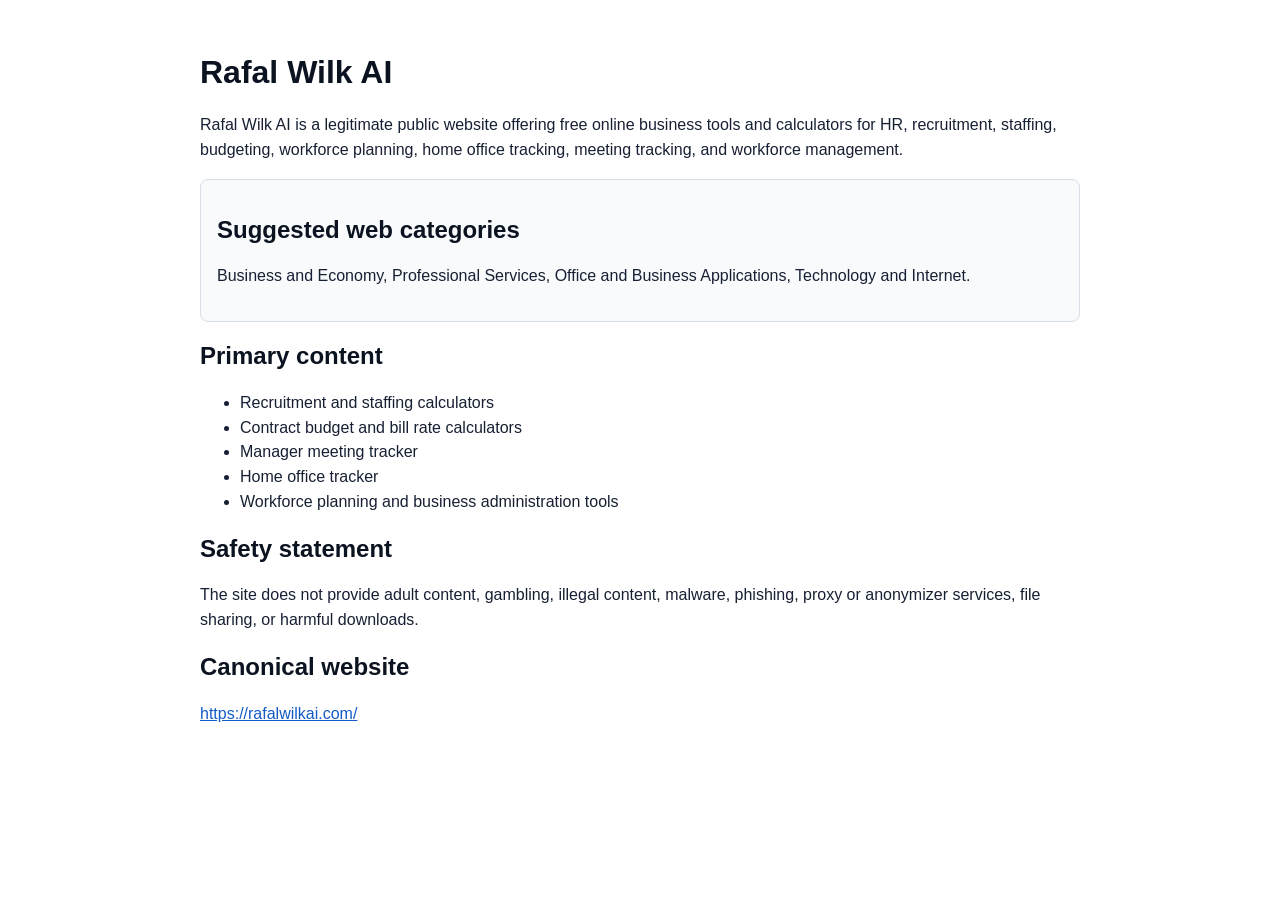
<file: site-profile.html>
<!doctype html>
<html lang="en">
<head>
  <meta charset="utf-8">
  <meta name="viewport" content="width=device-width, initial-scale=1">
  <title>Rafal Wilk AI - Business Tools and Workforce Calculators</title>
  <meta name="description" content="Rafal Wilk AI is a legitimate website with free online business tools and calculators for HR, recruitment, staffing, budgeting, workforce planning, home office tracking, meeting tracking, and workforce management.">
  <link rel="canonical" href="https://rafalwilkai.com/site-profile.html">
  <style>
    body{font-family:Arial,Helvetica,sans-serif;line-height:1.55;max-width:880px;margin:0 auto;padding:32px;color:#172033;background:#ffffff}
    h1,h2{line-height:1.2;color:#0b1220}
    a{color:#145bc7}
    .box{border:1px solid #d7dee8;border-radius:8px;padding:16px;background:#f8fafc}
  </style>
</head>
<body>
  <main>
    <h1>Rafal Wilk AI</h1>
    <p>Rafal Wilk AI is a legitimate public website offering free online business tools and calculators for HR, recruitment, staffing, budgeting, workforce planning, home office tracking, meeting tracking, and workforce management.</p>
    <div class="box">
      <h2>Suggested web categories</h2>
      <p>Business and Economy, Professional Services, Office and Business Applications, Technology and Internet.</p>
    </div>
    <h2>Primary content</h2>
    <ul>
      <li>Recruitment and staffing calculators</li>
      <li>Contract budget and bill rate calculators</li>
      <li>Manager meeting tracker</li>
      <li>Home office tracker</li>
      <li>Workforce planning and business administration tools</li>
    </ul>
    <h2>Safety statement</h2>
    <p>The site does not provide adult content, gambling, illegal content, malware, phishing, proxy or anonymizer services, file sharing, or harmful downloads.</p>
    <h2>Canonical website</h2>
    <p><a href="https://rafalwilkai.com/">https://rafalwilkai.com/</a></p>
  </main>
</body>
</html>
</file>
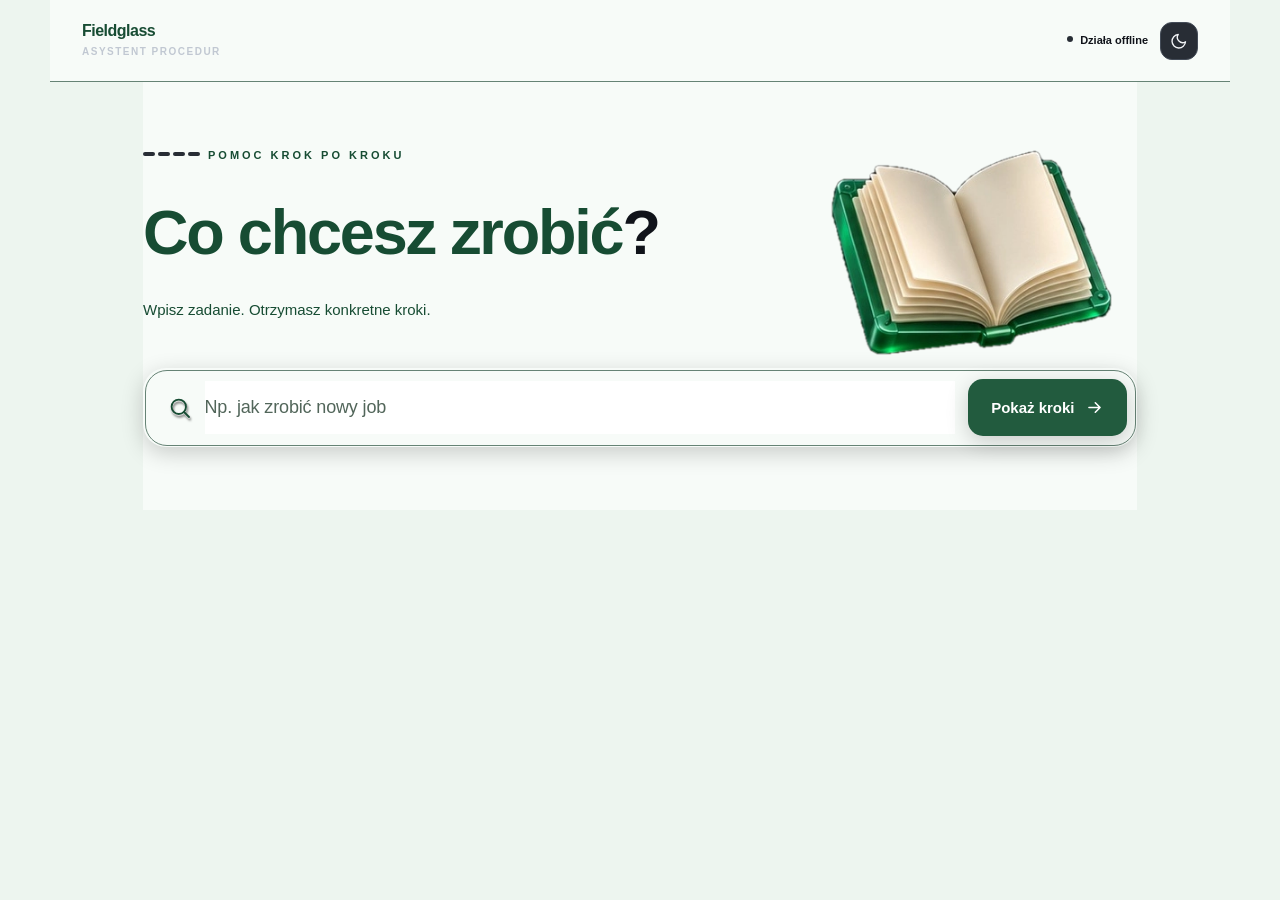
<file: modules/asystent-procedur-fieldglass.html>
<!doctype html>
<html data-workshop-module="1" lang="pl">
<head>
<meta charset="utf-8">
<meta name="viewport" content="width=device-width, initial-scale=1">
<meta name="theme-color" content="#f7f9ff">
<title>Fieldglass | Asystent Procedur</title>
<style>
:root {font-family:Inter,"Segoe UI",Roboto,Arial,sans-serif;color-scheme:dark;--ink:#f1f3f6;--sub:#c1c8d2;--bg:#171a20;--panel:#272c34;--line:#444c58;--blue:var(--work-accent);--blue-dark:var(--work-accent);--green:var(--work-accent);--yellow:#fbbc05;--red:#ea4335;--shadow:0 18px 60px rgba(27,48,86,.075);--soft-shadow:0 5px 20px rgba(30,53,94,.055)}
*{box-sizing:border-box}html{scroll-behavior:smooth}body{margin:0;background:#171a20;color:#f1f3f6;font-size:15px;line-height:1.55;min-width:320px;min-height:100vh}button,input{font:inherit}button{cursor:pointer}button:focus-visible,input:focus-visible,summary:focus-visible{outline:3px solid var(--blue);outline-offset:3px}button:disabled{cursor:default;opacity:.46}::selection{background:#191d24;color:#f1f3f6}
body::before{content:"";position:fixed;inset:0;z-index:-2;pointer-events:none;background:radial-gradient(ellipse 420px 380px at 0% 3%,rgba(66,133,244,.105),transparent 75%),radial-gradient(ellipse 380px 310px at 100% 0%,rgba(52,168,83,.07),transparent 72%),radial-gradient(ellipse 520px 340px at 93% 99%,rgba(234,67,53,.043),transparent 74%)}body::after{content:"";position:fixed;inset:0;z-index:-1;pointer-events:none;background-image:linear-gradient(rgba(58,103,171,.017) 1px,transparent 1px),linear-gradient(90deg,rgba(58,103,171,.017) 1px,transparent 1px);background-size:40px 40px;mask-image:linear-gradient(180deg,#000 0%,transparent 70%)}
.top{height:82px;display:flex;align-items:center;justify-content:space-between;gap:14px;max-width:1180px;margin:auto;padding:0 32px}.brand{display:flex;align-items:center;gap:12px;text-decoration:none;color:inherit}.symbol{width:42px;height:42px;border-radius:15px;background:#282d35;box-shadow:0 6px 22px rgba(0,0,0,.19);border:1px solid var(--line);display:grid;grid-template-columns:repeat(2,11px);grid-template-rows:repeat(2,11px);gap:4px;align-content:center;justify-content:center;transform:rotate(-5deg)}.symbol i{display:block;border-radius:4px}.symbol i:nth-child(1){background:#282d35}.symbol i:nth-child(2){background:#282d35}.symbol i:nth-child(3){background:#282d35}.symbol i:nth-child(4){background:#282d35}.brand-title{display:block;font-weight:800;letter-spacing:-.5px;font-size:16px;line-height:1.2}.brand-sub{display:block;color:#c1c8d2;font-size:10px;text-transform:uppercase;letter-spacing:1.5px;font-weight:700;margin-top:4px}.top-right{display:flex;align-items:center;gap:12px}.offline{font-size:11px;color:#f1f3f6;font-weight:600}.offline .circle{background:#282d35;width:6px;height:6px;display:inline-block;border-radius:50%;margin-right:7px;vertical-align:2px}.theme-toggle{border:1px solid var(--line);background:#282d35;color:#f1f3f6;width:38px;height:38px;border-radius:12px;display:grid;place-items:center;transition:transform .2s}.theme-toggle:hover{transform:translateY(-1px);color:#f1f3f6}.theme-toggle svg{width:18px;height:18px}
main{max-width:1050px;margin:auto;padding:0 28px 110px}.intro{text-align:center;display:flex;flex-direction:column;align-items:center;justify-content:center;min-height:calc(100vh - 168px);padding-bottom:85px;transition:min-height .35s,padding .35s}.eyebrow{font-size:11px;text-transform:uppercase;letter-spacing:3px;font-weight:800;color:var(--work-accent);margin:0 0 20px}.eyebrow .stripes{display:inline-flex;gap:3px;margin-right:8px;vertical-align:3px}.eyebrow .stripes i{display:block;height:4px;width:12px;border-radius:5px}.eyebrow .stripes i:nth-child(1){background:#282d35}.eyebrow .stripes i:nth-child(2){background:#282d35}.eyebrow .stripes i:nth-child(3){background:#282d35}.eyebrow .stripes i:nth-child(4){background:#282d35}h1{font-size:clamp(35px,6vw,63px);line-height:1.13;letter-spacing:-2.7px;margin:0;font-weight:800}h1 span{color:#f1f3f6}.intro-copy{font-size:15px;color:#f1f3f6;margin:17px 0 36px}.search-area{width:100%;max-width:840px;position:relative}.search-outline{border-radius:23px;padding:1.5px;background:#282d35);box-shadow:0 6px 22px rgba(0,0,0,.19);transition:box-shadow .2s,transform .2s}.search-outline:focus-within{box-shadow:0 6px 22px rgba(0,0,0,.19);transform:translateY(-1px)}.search-form{border-radius:22px;background:#191d24;display:flex;align-items:center;min-height:76px;padding:8px 8px 8px 22px;gap:13px}.search-glass{color:#f1f3f6;flex:0 0 auto;width:24px;height:24px}.search-input{width:100%;min-width:0;border:none;outline:none!important;color:#f1f3f6;background:transparent;font-size:18px;font-weight:500;letter-spacing:-.15px;padding:13px 0}.search-input::placeholder{color:#c1c8d2;font-weight:400}.search-input::-webkit-search-cancel-button{cursor:pointer}.search-button{border:0;border-radius:15px;background:#282d35;color:#f1f3f6;font-weight:730;padding:0 23px;min-height:57px;display:flex;align-items:center;gap:10px;white-space:nowrap;box-shadow:0 6px 22px rgba(0,0,0,.19);transition:background .16s}.search-button:hover{background:#282d35}.search-button svg{width:19px;height:19px}.suggestions{position:absolute;left:10px;right:10px;top:calc(100% + 9px);z-index:25;background:#282d35;border:1px solid var(--line);border-radius:18px;box-shadow:0 6px 22px rgba(0,0,0,.19);padding:7px;text-align:left;max-height:350px;overflow:auto}.suggestions[hidden], [hidden]{display:none!important}.suggestion{width:100%;border:0;background:transparent;display:flex;gap:12px;align-items:center;text-align:left;border-radius:12px;padding:12px 14px;color:#f1f3f6}.suggestion:hover,.suggestion[aria-selected="true"]{background:var(--work-selected)}.sug-icon{border:1px solid var(--work-line);display:grid;place-items:center;border-radius:10px;width:30px;height:30px;color:#f1f3f6;font-weight:800;flex:0 0 auto}.sug-name{font-size:14px;font-weight:700;min-width:0}.sug-steps{font-size:11px;color:#f1f3f6;margin-left:auto;white-space:nowrap}
.has-answer .intro{min-height:0;padding:40px 0 34px;justify-content:flex-start}.has-answer .eyebrow{display:none}.has-answer h1{font-size:27px;letter-spacing:-.8px;margin-bottom:24px}.has-answer .intro-copy{display:none}.has-answer .search-form{min-height:65px;padding:7px 7px 7px 20px}.has-answer .search-button{min-height:50px}.has-answer .search-outline{border-radius:20px}.has-answer .search-form{border-radius:19px}.has-answer .search-input{font-size:16px}.has-answer .search-area{max-width:900px}
.answer{max-width:900px;margin:0 auto;animation:appear .24s ease-out}@keyframes appear{from{opacity:0;transform:translateY(9px)}to{opacity:1;transform:none}}.answer-header{display:flex;align-items:flex-start;justify-content:space-between;gap:18px;margin-bottom:22px}.answer-kicker{display:inline-flex;align-items:center;gap:8px;color:var(--work-accent);font-size:11px;letter-spacing:1.35px;text-transform:uppercase;font-weight:800;margin-bottom:10px}.answer-kicker i{display:block;width:7px;height:7px;border-radius:50%;background:#282d35}h2{font-size:clamp(25px,4vw,36px);line-height:1.18;letter-spacing:-1px;margin:0;font-weight:800}.answer-tools{display:flex;gap:8px;align-items:center;padding-top:16px}.mini-icon{border:1px solid var(--line);border-radius:11px;background:#282d35;color:#f1f3f6;min-width:38px;height:38px;display:grid;place-items:center}.mini-icon:hover{color:#f1f3f6;border-color:var(--work-line)}.mini-icon svg{width:17px;height:17px}.answer-toolbar{display:flex;align-items:center;justify-content:space-between;gap:14px;flex-wrap:wrap;padding:12px 17px;margin-bottom:21px;border:1px solid var(--line);background:#222730;border-radius:14px;color:#f1f3f6;font-size:12px;font-weight:700}.progress-label{display:flex;align-items:center;gap:10px}.progress-track{width:95px;height:5px;border-radius:20px;background:#e8eef8;overflow:hidden;display:inline-block}.progress-fill{height:100%;width:0%;background:linear-gradient(90deg,var(--blue),var(--green));transition:width .2s}.switch-view{background:none;border:0;padding:4px 0;color:#f1f3f6;font-weight:750;display:inline-flex;align-items:center;gap:6px}.switch-view:hover{text-decoration:underline}.steps{display:flex;flex-direction:column;gap:13px}.step{border:1px solid var(--line);background:#282d35;border-radius:18px;display:grid;grid-template-columns:45px minmax(0,1fr);gap:17px;padding:24px 27px 23px;box-shadow:0 6px 22px rgba(0,0,0,.19);transition:border-color .2s,background .2s}.step:hover{border-color:var(--work-line)}.step-number{align-self:start;border:1.5px solid var(--work-line);color:#f1f3f6;background:#282d35;border-radius:13px;width:42px;height:42px;display:grid;place-items:center;font-size:14px;font-weight:820;font-variant-numeric:tabular-nums;letter-spacing:-.3px}.step-number:hover{border-color:var(--blue)}.step.done{border-color:var(--work-line)}.step.done .step-number{background:#234237;color:#f1f3f6;border-color:var(--work-line)}.step-main h3{font-size:17px;line-height:1.4;letter-spacing:-.2px;margin:0 0 9px;font-weight:790}.step-main p{margin:0;font-size:14px;line-height:1.72;color:#f1f3f6}.step-details{display:flex;flex-direction:column;gap:8px;margin-top:15px}.step-meta{display:flex;gap:9px;align-items:flex-start;font-size:12px;line-height:1.55;color:#c1c8d2}.step-meta .dot{width:6px;height:6px;border-radius:50%;background:#282d35;margin-top:7px;flex:0 0 auto}.step-meta strong{color:#c1c8d2;font-weight:750;margin-right:4px}.step-meta code{font-family:inherit;color:#c1c8d2;font-weight:675;background:#282d35;padding:3px 7px;border-radius:6px;overflow-wrap:anywhere}.step-meta.verify .dot{background:#282d35}.step-meta.warning{color:#f2d49b;display:block;border-radius:11px;padding:10px 12px;background:#493b28;border:1px solid var(--work-line)}.step-meta.warning strong{color:#f2d49b}.step-meta.issue{color:#c1c8d2;display:block;border-radius:11px;padding:10px 12px;background:#282d35;border:1px solid var(--work-line)}.step-meta.issue strong{color:#c1c8d2}.step-role{font-size:11px;color:#f1f3f6;margin-top:12px;font-weight:620}.step-checkmark{font-weight:800;font-size:18px}.wizard-indicator{font-size:12px;color:#f1f3f6;font-weight:750;letter-spacing:.2px;margin:0 0 13px}.wizard-nav{display:flex;justify-content:space-between;gap:12px;margin-top:15px}.nav-btn{border:1px solid var(--line);background:#282d35;color:#f1f3f6;border-radius:13px;padding:12px 17px;font-size:13px;font-weight:760;min-height:44px}.nav-btn:hover{border-color:var(--work-line)}.nav-btn.primary{border-color:var(--blue);background:var(--work-selected);color:#f1f3f6}.nav-btn.primary:hover{background:var(--work-selected)}.after-answer{margin:21px 0 0}.source-disclosure{border-top:1px solid var(--line);padding:18px 3px 0;margin-top:24px;color:#f1f3f6;font-size:12px}.source-disclosure summary{cursor:pointer;display:inline-block;font-weight:700;color:#f1f3f6}.source-disclosure summary:hover{color:#f1f3f6}.source-body{padding:10px 0 5px;line-height:1.7}.source-body p{margin:4px 0}.related{margin-top:16px;display:flex;gap:9px;flex-wrap:wrap;align-items:center}.related-title{font-size:12px;color:#f1f3f6;margin-right:4px}.related button{border:1px solid var(--line);background:#282d35;border-radius:24px;padding:7px 12px;font-size:12px;color:#f1f3f6;font-weight:700}.related button:hover{background:#282d35}.notfound{background:#282d35;border:1px solid var(--line);border-radius:20px;padding:30px 32px}.notfound h2{font-size:24px}.notfound p{color:#f1f3f6;margin-bottom:0}.toast{position:fixed;z-index:100;bottom:26px;left:50%;transform:translateX(-50%);background:#282d35;color:#f1f3f6;padding:11px 18px;border-radius:12px;font-size:12px;font-weight:700;box-shadow:0 6px 22px rgba(0,0,0,.19);pointer-events:none}.sr-only{position:absolute!important;width:1px!important;height:1px!important;padding:0!important;margin:-1px!important;overflow:hidden!important;clip:rect(0,0,0,0)!important;white-space:nowrap!important;border:0 !important}
body.dark{color-scheme:dark;--ink:#f1f3f6;--sub:#c1c8d2;--bg:#171a20;--panel:#272c34;--line:#444c58;--shadow:0 18px 60px rgba(0,0,0,.15);--soft-shadow:0 7px 23px rgba(0,0,0,.12);--hint-bg:#272c34;--blue-dark:var(--work-accent)}body.dark::before{background:radial-gradient(ellipse 500px 460px at 0% 3%,rgba(66,133,244,.17),transparent 75%),radial-gradient(ellipse 430px 310px at 100% 0%,rgba(52,168,83,.10),transparent 72%),radial-gradient(ellipse 440px 340px at 90% 90%,rgba(234,67,53,.085),transparent 75%)}body.dark .search-input::placeholder{color:#c1c8d2}body.dark .answer-toolbar{background:#222730}body.dark .step-main p{color:#f1f3f6}body.dark .step-number,body.dark .step-meta code{background:#282d35;border-color:var(--work-line);color:#c1c8d2}body.dark .step.done .step-number{background:#234237;color:#f1f3f6;border-color:var(--work-line)}body.dark .step.done{border-color:var(--work-line)}body.dark .step-meta.warning{background:#493b28;border-color:var(--work-line);color:#f2d49b}body.dark .step-meta.warning strong{color:#f2d49b}body.dark .step-meta.issue{background:#282d35;border-color:var(--work-line);color:#c1c8d2}body.dark .step-meta.issue strong{color:#c1c8d2}body.dark .progress-track{background:#2c3c55}body.dark .related button:hover{background:#282d35}body.dark .search-button{color:#f1f3f6}
@media(max-width:700px){.top{padding:0 17px;height:72px}.offline{display:none}main{padding:0 16px 66px}.intro{padding-bottom:110px;min-height:calc(100dvh - 145px)}h1{font-size:clamp(34px,9.5vw,49px);letter-spacing:-1.7px}.intro-copy{font-size:13px;margin:14px 0 27px}.eyebrow{letter-spacing:2px;font-size:10px;margin-bottom:16px}.search-form{min-height:65px;padding:6px 6px 6px 15px;gap:9px;border-radius:16px}.search-outline{border-radius:17px}.search-input{font-size:15px}.search-button{min-height:50px;padding:0 16px;border-radius:12px;font-size:13px}.search-button svg{width:16px}.search-glass{width:20px;height:20px}.has-answer .intro{padding:18px 0 26px}.has-answer h1{font-size:23px;margin-bottom:17px}.answer-header{margin-bottom:16px}.answer-toolbar{padding:11px 13px}.step{grid-template-columns:36px minmax(0,1fr);gap:12px;padding:19px 15px;border-radius:16px}.step-number{height:35px;width:35px;border-radius:10px;font-size:12px}.step-main h3{font-size:16px}.step-main p{font-size:13px}.step-meta{font-size:11px}.sug-steps{display:none}.answer-tools{padding-top:12px}.answer-kicker{font-size:10px}.notfound{padding:22px}.related{align-items:stretch}.related-title{width:100%}}
@media(max-width:400px){.search-button{padding:0 12px}.search-button .hide-xs{display:none}.brand-title{font-size:14px}.search-glass{display:none}.search-form{padding-left:14px}}
@media print{body{background:#171a20 !important;color:#f1f3f6 !important}body::before,body::after,.top-right,.intro,.answer-tools,.answer-toolbar,.wizard-nav,.related,.source-disclosure,.step-number{display:none!important}.top{height:auto;margin:0 0 20px;padding:0}.brand{margin:0}.brand-sub{display:none}main{padding:0;max-width:none}.answer{max-width:none}.step{box-shadow:none!important;border:1px solid var(--work-line) !important;break-inside:avoid;grid-template-columns:1fr;padding:12px 16px;margin:0 0 8px}.step-main p{color:#f1f3f6 !important}.answer-header{margin-bottom:15px}.step-meta.warning,.step-meta.issue{background:none!important;color:#f2d49b !important}h2{font-size:25px}.answer-kicker{color:var(--work-accent) !important}}
@media(prefers-reduced-motion:reduce){*{scroll-behavior:auto!important;animation:none!important;transition:none!important}}
</style><style media="print">
:root {font-family:Inter,"Segoe UI",Roboto,Arial,sans-serif;color-scheme:light;--ink:#182033;--sub:#63708a;--bg:#f8faff;--panel:#fff;--line:#e5e9f3;--blue:#4285f4;--blue-dark:#1a65d6;--green:#34a853;--yellow:#fbbc05;--red:#ea4335;--shadow:0 18px 60px rgba(27,48,86,.075);--soft-shadow:0 5px 20px rgba(30,53,94,.055)}
*{box-sizing:border-box}html{scroll-behavior:smooth}body{margin:0;background:var(--bg);color:var(--ink);font-size:15px;line-height:1.55;min-width:320px;min-height:100vh}button,input{font:inherit}button{cursor:pointer}button:focus-visible,input:focus-visible,summary:focus-visible{outline:3px solid var(--blue);outline-offset:3px}button:disabled{cursor:default;opacity:.46}::selection{background:#d7e6ff;color:#142d57}
body::before{content:"";position:fixed;inset:0;z-index:-2;pointer-events:none;background:radial-gradient(ellipse 420px 380px at 0% 3%,rgba(66,133,244,.105),transparent 75%),radial-gradient(ellipse 380px 310px at 100% 0%,rgba(52,168,83,.07),transparent 72%),radial-gradient(ellipse 520px 340px at 93% 99%,rgba(234,67,53,.043),transparent 74%)}body::after{content:"";position:fixed;inset:0;z-index:-1;pointer-events:none;background-image:linear-gradient(rgba(58,103,171,.017) 1px,transparent 1px),linear-gradient(90deg,rgba(58,103,171,.017) 1px,transparent 1px);background-size:40px 40px;mask-image:linear-gradient(180deg,#000 0%,transparent 70%)}
.top{height:82px;display:flex;align-items:center;justify-content:space-between;gap:14px;max-width:1180px;margin:auto;padding:0 32px}.brand{display:flex;align-items:center;gap:12px;text-decoration:none;color:inherit}.symbol{width:42px;height:42px;border-radius:15px;background:var(--panel);box-shadow:var(--soft-shadow);border:1px solid var(--line);display:grid;grid-template-columns:repeat(2,11px);grid-template-rows:repeat(2,11px);gap:4px;align-content:center;justify-content:center;transform:rotate(-5deg)}.symbol i{display:block;border-radius:4px}.symbol i:nth-child(1){background:var(--blue)}.symbol i:nth-child(2){background:var(--red)}.symbol i:nth-child(3){background:var(--yellow)}.symbol i:nth-child(4){background:var(--green)}.brand-title{display:block;font-weight:800;letter-spacing:-.5px;font-size:16px;line-height:1.2}.brand-sub{display:block;color:var(--sub);font-size:10px;text-transform:uppercase;letter-spacing:1.5px;font-weight:700;margin-top:4px}.top-right{display:flex;align-items:center;gap:12px}.offline{font-size:11px;color:var(--sub);font-weight:600}.offline .circle{background:var(--green);width:6px;height:6px;display:inline-block;border-radius:50%;margin-right:7px;vertical-align:2px}.theme-toggle{border:1px solid var(--line);background:var(--panel);color:var(--sub);width:38px;height:38px;border-radius:12px;display:grid;place-items:center;transition:transform .2s}.theme-toggle:hover{transform:translateY(-1px);color:var(--blue)}.theme-toggle svg{width:18px;height:18px}
main{max-width:1050px;margin:auto;padding:0 28px 110px}.intro{text-align:center;display:flex;flex-direction:column;align-items:center;justify-content:center;min-height:calc(100vh - 168px);padding-bottom:85px;transition:min-height .35s,padding .35s}.eyebrow{font-size:11px;text-transform:uppercase;letter-spacing:3px;font-weight:800;color:var(--blue);margin:0 0 20px}.eyebrow .stripes{display:inline-flex;gap:3px;margin-right:8px;vertical-align:3px}.eyebrow .stripes i{display:block;height:4px;width:12px;border-radius:5px}.eyebrow .stripes i:nth-child(1){background:var(--blue)}.eyebrow .stripes i:nth-child(2){background:var(--red)}.eyebrow .stripes i:nth-child(3){background:var(--yellow)}.eyebrow .stripes i:nth-child(4){background:var(--green)}h1{font-size:clamp(35px,6vw,63px);line-height:1.13;letter-spacing:-2.7px;margin:0;font-weight:800}h1 span{color:var(--blue)}.intro-copy{font-size:15px;color:var(--sub);margin:17px 0 36px}.search-area{width:100%;max-width:840px;position:relative}.search-outline{border-radius:23px;padding:1.5px;background:linear-gradient(110deg,var(--blue),#7faaf7 27%,var(--green) 52%,var(--yellow) 76%,var(--red));box-shadow:0 14px 50px rgba(66,133,244,.12);transition:box-shadow .2s,transform .2s}.search-outline:focus-within{box-shadow:0 14px 55px rgba(66,133,244,.19),0 0 0 4px rgba(66,133,244,.07);transform:translateY(-1px)}.search-form{border-radius:22px;background:var(--panel);display:flex;align-items:center;min-height:76px;padding:8px 8px 8px 22px;gap:13px}.search-glass{color:#7b89a3;flex:0 0 auto;width:24px;height:24px}.search-input{width:100%;min-width:0;border:none;outline:none!important;color:var(--ink);background:transparent;font-size:18px;font-weight:500;letter-spacing:-.15px;padding:13px 0}.search-input::placeholder{color:#98a3b7;font-weight:400}.search-input::-webkit-search-cancel-button{cursor:pointer}.search-button{border:0;border-radius:15px;background:var(--blue);color:white;font-weight:730;padding:0 23px;min-height:57px;display:flex;align-items:center;gap:10px;white-space:nowrap;box-shadow:0 6px 14px #4285f42a;transition:background .16s}.search-button:hover{background:var(--blue-dark)}.search-button svg{width:19px;height:19px}.suggestions{position:absolute;left:10px;right:10px;top:calc(100% + 9px);z-index:25;background:var(--panel);border:1px solid var(--line);border-radius:18px;box-shadow:0 25px 65px rgba(27,48,86,.16);padding:7px;text-align:left;max-height:350px;overflow:auto}.suggestions[hidden], [hidden]{display:none!important}.suggestion{width:100%;border:0;background:transparent;display:flex;gap:12px;align-items:center;text-align:left;border-radius:12px;padding:12px 14px;color:var(--ink)}.suggestion:hover,.suggestion[aria-selected="true"]{background:var(--hint-bg,#f0f5ff)}.sug-icon{border:1px solid #dfe8fa;display:grid;place-items:center;border-radius:10px;width:30px;height:30px;color:var(--blue);font-weight:800;flex:0 0 auto}.sug-name{font-size:14px;font-weight:700;min-width:0}.sug-steps{font-size:11px;color:var(--sub);margin-left:auto;white-space:nowrap}
.has-answer .intro{min-height:0;padding:40px 0 34px;justify-content:flex-start}.has-answer .eyebrow{display:none}.has-answer h1{font-size:27px;letter-spacing:-.8px;margin-bottom:24px}.has-answer .intro-copy{display:none}.has-answer .search-form{min-height:65px;padding:7px 7px 7px 20px}.has-answer .search-button{min-height:50px}.has-answer .search-outline{border-radius:20px}.has-answer .search-form{border-radius:19px}.has-answer .search-input{font-size:16px}.has-answer .search-area{max-width:900px}
.answer{max-width:900px;margin:0 auto;animation:appear .24s ease-out}@keyframes appear{from{opacity:0;transform:translateY(9px)}to{opacity:1;transform:none}}.answer-header{display:flex;align-items:flex-start;justify-content:space-between;gap:18px;margin-bottom:22px}.answer-kicker{display:inline-flex;align-items:center;gap:8px;color:var(--blue-dark);font-size:11px;letter-spacing:1.35px;text-transform:uppercase;font-weight:800;margin-bottom:10px}.answer-kicker i{display:block;width:7px;height:7px;border-radius:50%;background:var(--green)}h2{font-size:clamp(25px,4vw,36px);line-height:1.18;letter-spacing:-1px;margin:0;font-weight:800}.answer-tools{display:flex;gap:8px;align-items:center;padding-top:16px}.mini-icon{border:1px solid var(--line);border-radius:11px;background:var(--panel);color:var(--sub);min-width:38px;height:38px;display:grid;place-items:center}.mini-icon:hover{color:var(--blue);border-color:#b1cfff}.mini-icon svg{width:17px;height:17px}.answer-toolbar{display:flex;align-items:center;justify-content:space-between;gap:14px;flex-wrap:wrap;padding:12px 17px;margin-bottom:21px;border:1px solid var(--line);background:rgba(255,255,255,.78);border-radius:14px;color:var(--sub);font-size:12px;font-weight:700}.progress-label{display:flex;align-items:center;gap:10px}.progress-track{width:95px;height:5px;border-radius:20px;background:#e8eef8;overflow:hidden;display:inline-block}.progress-fill{height:100%;width:0%;background:linear-gradient(90deg,var(--blue),var(--green));transition:width .2s}.switch-view{background:none;border:0;padding:4px 0;color:var(--blue-dark);font-weight:750;display:inline-flex;align-items:center;gap:6px}.switch-view:hover{text-decoration:underline}.steps{display:flex;flex-direction:column;gap:13px}.step{border:1px solid var(--line);background:var(--panel);border-radius:18px;display:grid;grid-template-columns:45px minmax(0,1fr);gap:17px;padding:24px 27px 23px;box-shadow:var(--soft-shadow);transition:border-color .2s,background .2s}.step:hover{border-color:#ccdaf5}.step-number{align-self:start;border:1.5px solid #d5e3ff;color:var(--blue);background:#f0f6ff;border-radius:13px;width:42px;height:42px;display:grid;place-items:center;font-size:14px;font-weight:820;font-variant-numeric:tabular-nums;letter-spacing:-.3px}.step-number:hover{border-color:var(--blue)}.step.done{border-color:#ccead4}.step.done .step-number{background:#e9f8ef;color:#219547;border-color:#bde7c8}.step-main h3{font-size:17px;line-height:1.4;letter-spacing:-.2px;margin:0 0 9px;font-weight:790}.step-main p{margin:0;font-size:14px;line-height:1.72;color:#3c4860}.step-details{display:flex;flex-direction:column;gap:8px;margin-top:15px}.step-meta{display:flex;gap:9px;align-items:flex-start;font-size:12px;line-height:1.55;color:var(--sub)}.step-meta .dot{width:6px;height:6px;border-radius:50%;background:var(--blue);margin-top:7px;flex:0 0 auto}.step-meta strong{color:var(--ink);font-weight:750;margin-right:4px}.step-meta code{font-family:inherit;color:#1753b5;font-weight:675;background:#f1f6ff;padding:3px 7px;border-radius:6px;overflow-wrap:anywhere}.step-meta.verify .dot{background:var(--green)}.step-meta.warning{color:#8c5a00;display:block;border-radius:11px;padding:10px 12px;background:#fff8e5;border:1px solid #fae5a7}.step-meta.warning strong{color:#805000}.step-meta.issue{color:#b44238;display:block;border-radius:11px;padding:10px 12px;background:#fff2f0;border:1px solid #f4d0cd}.step-meta.issue strong{color:#aa312a}.step-role{font-size:11px;color:#8490a3;margin-top:12px;font-weight:620}.step-checkmark{font-weight:800;font-size:18px}.wizard-indicator{font-size:12px;color:var(--blue-dark);font-weight:750;letter-spacing:.2px;margin:0 0 13px}.wizard-nav{display:flex;justify-content:space-between;gap:12px;margin-top:15px}.nav-btn{border:1px solid var(--line);background:var(--panel);color:var(--ink);border-radius:13px;padding:12px 17px;font-size:13px;font-weight:760;min-height:44px}.nav-btn:hover{border-color:#a9c6fb}.nav-btn.primary{border-color:var(--blue);background:var(--blue);color:white}.nav-btn.primary:hover{background:var(--blue-dark)}.after-answer{margin:21px 0 0}.source-disclosure{border-top:1px solid var(--line);padding:18px 3px 0;margin-top:24px;color:var(--sub);font-size:12px}.source-disclosure summary{cursor:pointer;display:inline-block;font-weight:700;color:var(--sub)}.source-disclosure summary:hover{color:var(--blue)}.source-body{padding:10px 0 5px;line-height:1.7}.source-body p{margin:4px 0}.related{margin-top:16px;display:flex;gap:9px;flex-wrap:wrap;align-items:center}.related-title{font-size:12px;color:var(--sub);margin-right:4px}.related button{border:1px solid var(--line);background:var(--panel);border-radius:24px;padding:7px 12px;font-size:12px;color:var(--blue-dark);font-weight:700}.related button:hover{background:#eef5ff}.notfound{background:var(--panel);border:1px solid var(--line);border-radius:20px;padding:30px 32px}.notfound h2{font-size:24px}.notfound p{color:var(--sub);margin-bottom:0}.toast{position:fixed;z-index:100;bottom:26px;left:50%;transform:translateX(-50%);background:#1e2b43;color:white;padding:11px 18px;border-radius:12px;font-size:12px;font-weight:700;box-shadow:0 12px 24px #0003;pointer-events:none}.sr-only{position:absolute!important;width:1px!important;height:1px!important;padding:0!important;margin:-1px!important;overflow:hidden!important;clip:rect(0,0,0,0)!important;white-space:nowrap!important;border:0!important}
body.dark{color-scheme:dark;--ink:#eaf0ff;--sub:#9daac1;--bg:#0c1222;--panel:#161f33;--line:#28354f;--shadow:0 18px 60px rgba(0,0,0,.15);--soft-shadow:0 7px 23px rgba(0,0,0,.12);--hint-bg:#223451;--blue-dark:#8bb6ff}body.dark::before{background:radial-gradient(ellipse 500px 460px at 0% 3%,rgba(66,133,244,.17),transparent 75%),radial-gradient(ellipse 430px 310px at 100% 0%,rgba(52,168,83,.10),transparent 72%),radial-gradient(ellipse 440px 340px at 90% 90%,rgba(234,67,53,.085),transparent 75%)}body.dark .search-input::placeholder{color:#7c8ba3}body.dark .answer-toolbar{background:rgba(22,31,51,.82)}body.dark .step-main p{color:#c4cee0}body.dark .step-number,body.dark .step-meta code{background:#1e3250;border-color:#335585;color:#a5c6ff}body.dark .step.done .step-number{background:#1c4231;color:#87dca1;border-color:#315d42}body.dark .step.done{border-color:#2a5c43}body.dark .step-meta.warning{background:#3b311f;border-color:#5b4925;color:#ffe0a1}body.dark .step-meta.warning strong{color:#ffe0a1}body.dark .step-meta.issue{background:#3c272d;border-color:#643a42;color:#ffb9b2}body.dark .step-meta.issue strong{color:#ffb9b2}body.dark .progress-track{background:#2c3c55}body.dark .related button:hover{background:#233450}body.dark .search-button{color:#fff}
@media(max-width:700px){.top{padding:0 17px;height:72px}.offline{display:none}main{padding:0 16px 66px}.intro{padding-bottom:110px;min-height:calc(100dvh - 145px)}h1{font-size:clamp(34px,9.5vw,49px);letter-spacing:-1.7px}.intro-copy{font-size:13px;margin:14px 0 27px}.eyebrow{letter-spacing:2px;font-size:10px;margin-bottom:16px}.search-form{min-height:65px;padding:6px 6px 6px 15px;gap:9px;border-radius:16px}.search-outline{border-radius:17px}.search-input{font-size:15px}.search-button{min-height:50px;padding:0 16px;border-radius:12px;font-size:13px}.search-button svg{width:16px}.search-glass{width:20px;height:20px}.has-answer .intro{padding:18px 0 26px}.has-answer h1{font-size:23px;margin-bottom:17px}.answer-header{margin-bottom:16px}.answer-toolbar{padding:11px 13px}.step{grid-template-columns:36px minmax(0,1fr);gap:12px;padding:19px 15px;border-radius:16px}.step-number{height:35px;width:35px;border-radius:10px;font-size:12px}.step-main h3{font-size:16px}.step-main p{font-size:13px}.step-meta{font-size:11px}.sug-steps{display:none}.answer-tools{padding-top:12px}.answer-kicker{font-size:10px}.notfound{padding:22px}.related{align-items:stretch}.related-title{width:100%}}
@media(max-width:400px){.search-button{padding:0 12px}.search-button .hide-xs{display:none}.brand-title{font-size:14px}.search-glass{display:none}.search-form{padding-left:14px}}
@media print{body{background:white!important;color:#111!important}body::before,body::after,.top-right,.intro,.answer-tools,.answer-toolbar,.wizard-nav,.related,.source-disclosure,.step-number{display:none!important}.top{height:auto;margin:0 0 20px;padding:0}.brand{margin:0}.brand-sub{display:none}main{padding:0;max-width:none}.answer{max-width:none}.step{box-shadow:none!important;border:1px solid #dadada!important;break-inside:avoid;grid-template-columns:1fr;padding:12px 16px;margin:0 0 8px}.step-main p{color:#333!important}.answer-header{margin-bottom:15px}.step-meta.warning,.step-meta.issue{background:none!important;color:#333!important}h2{font-size:25px}.answer-kicker{color:#555!important}}
@media(prefers-reduced-motion:reduce){*{scroll-behavior:auto!important;animation:none!important;transition:none!important}}
</style>
<style media="screen">:root{--work-accent:#67d1a6;--work-line:#3f5655;--work-selected:#304b47;--work-art:url("[data-uri]");color-scheme:dark}html{background:#171a20}body{font-family:"Segoe UI",Arial,sans-serif;background:#171a20;color:#f1f3f6}button,input,select,textarea{font-family:inherit}h1,h2,h3{letter-spacing:-.035em}input:not([type=checkbox]):not([type=radio]),select,textarea{color-scheme:dark}button:focus-visible,a:focus-visible,input:focus-visible,select:focus-visible,textarea:focus-visible{outline:2px solid var(--work-accent);outline-offset:3px}.work-art{display:block;flex:0 1 auto;width:110px;height:70px;background:var(--work-art) center/contain no-repeat;pointer-events:none}.panel,.card,.section-card,.search-panel,.admin-card{border-radius:14px}.header-row{display:flex;gap:16px;align-items:center}.header-row .top-controls{margin-inline-start:auto}::selection{background:var(--work-selected);color:#fff}body{background:linear-gradient(130deg,#212e30 0%,#171a20 70%);min-height:100vh}.work-art{width:clamp(96px,10vw,150px);height:clamp(62px,6.5vw,90px)}.intro{display:grid;grid-template-columns:minmax(0,1fr) minmax(150px,.52fr);align-items:center;text-align:left;gap:8px 24px}.intro .work-art{grid-column:2;grid-row:1/4;width:100%;height:155px}.intro :is(h1,.eyebrow,.intro-copy){grid-column:1;margin-left:0}.intro .search-area{grid-column:1/-1;width:100%;max-width:none}.step{border-inline-start:3px solid var(--work-accent)}body,body.dark{background:#15241f}.top,body.dark .top{background:#1a2e26;border-bottom:1px solid #365144}.intro{padding-block:clamp(32px,7vh,95px);min-height:0}.intro .work-art{height:clamp(140px,17vw,215px)}.intro h1 span,.step-title,.search-glass{color:var(--work-accent)}.search-outline,.answer-header,.step{background:#21382e}.search-form{background:#16261f;border:1px solid #50705e}.search-button{background:#9addb5;color:#11261a}.top .symbol{background:var(--work-art) center/contain no-repeat;width:56px;height:44px;border:0;box-shadow:none}.top .symbol i,.stripes{display:none}.suggestions{background:#243a30}.suggestions [aria-selected="true"]{background:#355644}@media(max-width:760px){.intro,.hero,.hero-main{grid-template-columns:minmax(0,1fr)}.intro .work-art,.hero .work-art,.hero-main .work-art{grid-row:auto;grid-column:1;width:90px;height:54px}.hero>div:first-of-type{grid-row:auto}.dashboard,.rh-csp-welcome-card{grid-template-columns:1fr}.header-row,.work-heading,.admin-hero{flex-wrap:wrap}.work-art{width:76px;height:50px}.rh-csp-welcome-visual .work-art{height:75px}}</style><style media="print">.work-art{display:none!important}</style><style media="screen">body:not(.dark){color-scheme:light;color:#172c21;background:#edf5ef}body:not(.dark) :is(.top,.intro,.answer-header,.step,.suggestions,.search-outline,.search-form){color:#163527;background:#f7fbf8;border-color:#668375}body:not(.dark) :is(h1,h2,h3,.step-title,.intro-copy,.eyebrow,.search-glass,.top,.brand,.top small,label){color:#174c33}body:not(.dark) :is(input,select,textarea){color:#142e21;background:#fff;color-scheme:light}body:not(.dark) input::placeholder{color:#52665a}body:not(.dark) .search-button{background:#225b3e;color:#fff}</style><style media="screen">:is(html,#rw-contrast-scope):is(html,#rw-module-scope):has(>body.dark) #submit>span.hide-xs{color:#10131a!important;-webkit-text-fill-color:#10131a!important}:is(html,#rw-contrast-scope):is(html,#rw-module-scope):has(>body:not(.dark)) #homeLink>span:nth-of-type(2)>span.brand-sub{color:#10131a!important;-webkit-text-fill-color:#10131a!important}:is(html,#rw-contrast-scope):is(html,#rw-module-scope):has(>body:not(.dark)) #intro>h1:nth-of-type(1)>span:nth-of-type(1){color:#10131a!important;-webkit-text-fill-color:#10131a!important}:is(html,#rw-contrast-scope):is(html,#rw-module-scope):has(>body:not(.dark)) body>header.top>div.top-right>span.offline{color:#10131a!important;-webkit-text-fill-color:#10131a!important}[data-rw-symbol="search"]{--symbol-art:url("[data-uri]")}[data-rw-symbol="download"]{--symbol-art:url("[data-uri]")}[data-rw-symbol="save"]{--symbol-art:url("[data-uri]")}[data-rw-symbol="copy"]{--symbol-art:url("[data-uri]")}[data-rw-symbol="print"]{--symbol-art:url("[data-uri]")}[data-rw-symbol="calculator"]{--symbol-art:url("[data-uri]")}[data-rw-symbol="calendar"]{--symbol-art:url("[data-uri]")}[data-rw-symbol="check"]{--symbol-art:url("[data-uri]")}[data-rw-symbol="remove"]{--symbol-art:url("[data-uri]")}[data-rw-symbol="reset"]{--symbol-art:url("[data-uri]")}[data-rw-symbol="settings"]{--symbol-art:url("[data-uri]")}[data-rw-symbol="add"]{--symbol-art:url("[data-uri]")}[data-rw-symbol="edit"]{--symbol-art:url("[data-uri]")}[data-rw-symbol="folder"]{--symbol-art:url("[data-uri]")}[data-rw-symbol="forward"]{--symbol-art:url("[data-uri]")}[data-rw-symbol="info"]{--symbol-art:url("[data-uri]")}
[data-rw-symbol]::before{content:""!important;display:inline-block!important;position:static!important;inset:auto!important;transform:none!important;background:var(--symbol-art) center/contain no-repeat!important;width:1.45rem!important;height:1.45rem!important;margin:0 .42em 0 0!important;vertical-align:middle;flex:0 0 1.45rem;opacity:1!important;pointer-events:none;filter:drop-shadow(0 1px 1px #0006);border:0!important;box-shadow:none!important}
[data-rw-symbol-only]{font-size:0!important}
[data-rw-symbol-only]::before{margin:0!important}
[data-rw-symbol]>svg{display:none!important}
.compositionMetricIcon,svg.search-glass{filter:drop-shadow(0 1px 0 #fff8) drop-shadow(1px 2px 1px #0008)}
</style><script>(()=>{
  const targets='button,a[download],.search-icon,.compositionMetricIcon,.calendar-glyph,.notice-icon,.heading-icon,.sow-elapsed-icon,.disclaimer-icon,.incIcon';
  const rules=[
    ['copy',/copy|kopiuj|kopieer|clipboard/],['print',/print|druk|afdruk/],
    ['download',/download|pobierz|export|eksport|pdf|xlsx|excelbestand/],
    ['save',/save|zapisz|opslaan/],['remove',/delete|remove|verwijder|usuń|usun/],
    ['reset',/reset|clear|wyczyść|wis alles|opnieuw/],['search',/search|zoek|szukaj|wyszuk|find procedure/],
    ['calendar',/calendar|kalendar|datum|dates|days|dagen|dni kalendarz/],
    ['edit',/edit|bewerk|edyt/],['add',/^(add|dodaj|nieuw|toevoegen)|addrow|newproject/],
    ['settings',/setting|ustawien|instelling/],['info',/help|info|pomoc|disclaimer/],
    ['calculator',/calcul|bereken|oblicz|budget|budżet|rate|stawka|tarief|result|wynik/],
    ['check',/confirm|submit|akcept|potwierd|bevestig/],['folder',/project|projekt|dossier/]
  ];
  const named={ 'calendar-glyph':'calendar','sow-elapsed-icon':'calendar','search-icon':'search',
    'notice-icon':'info','disclaimer-icon':'info','incIcon':'calculator','heading-icon':'calculator' };
  const glyphs={'↺':'reset','⎙':'print','▣':'copy','📅':'calendar','✓':'check','✔':'check','→':'forward','➜':'forward','➕':'add','⚠️':'info'};
  function decorate(el){
    if(!el.matches(targets)||el.closest('[contenteditable=true]'))return;
    const text=el.textContent.trim(), key=[el.id,el.title,el.getAttribute('aria-label'),text].filter(Boolean).join(' ').toLowerCase();
    const name=Object.keys(named).find(k=>el.classList.contains(k));
    let icon=name?named[name]:null;
    if(el.matches('button[onclick^=setYear]'))icon='calendar';
    if(el.matches('.search-button'))icon='search';

    if(!icon && el.matches('button,a[download]'))icon=glyphs[text]||(el.hasAttribute('download')?'download':rules.find(([,r])=>r.test(key))?.[0]);
    if(!icon)return;
    if(!name && el.querySelector('svg,img,i,[aria-hidden="true"],.work-art,'+Object.keys(named).map(k=>'.'+k).join(',')))return;
    if(!name && !glyphs[text] && /[\p{Extended_Pictographic}↺⎙▣➜→✓✔]/u.test(text))return;
    if(name||glyphs[text]||(!text&&el.querySelector('svg')))el.setAttribute('data-rw-symbol-only','');
    el.setAttribute('data-rw-symbol',icon);
  }
  function scan(root){if(root.nodeType!==1)return;decorate(root);root.querySelectorAll(targets).forEach(decorate)}
  function start(){
    scan(document.body);
    new MutationObserver(records=>{
      for(const record of records){
        if(record.target.nodeType===1 && record.target.matches(targets))decorate(record.target);
        for(const node of record.addedNodes)scan(node);
      }
    }).observe(document.body,{childList:true,subtree:true});
  }
  if(document.readyState==='loading')document.addEventListener('DOMContentLoaded',start,{once:true});else start();
})();
</script></head>
<body>
<header class="top">
 <a href="#" class="brand" id="homeLink" title="Nowe pytanie" aria-label="Powrót do wyszukiwarki">
  
  <span><span class="brand-title">Fieldglass</span><span class="brand-sub">Asystent Procedur</span></span>
 </a>
 <div class="top-right"><span class="offline"><i class="circle"></i>Działa offline</span><button class="theme-toggle" id="theme" aria-label="Zmień motyw" title="Zmień motyw"></button></div>
</header>
<main id="app">
<section class="intro" id="intro"><span class="work-art" aria-hidden="true"></span>
 <p class="eyebrow"><span class="stripes" aria-hidden="true"><i></i><i></i><i></i><i></i></span>Pomoc krok po kroku</p>
 <h1>Co chcesz zrobić<span>?</span></h1>
 <p class="intro-copy">Wpisz zadanie. Otrzymasz konkretne kroki.</p>
 <div class="search-area">
  <div class="search-outline">
   <form class="search-form" id="searchForm" role="search" autocomplete="off">
    <svg class="search-glass" viewBox="0 0 24 24" fill="none" stroke="currentColor" stroke-width="1.8" aria-hidden="true"><circle cx="10.8" cy="10.8" r="7.2"/><path d="m16 16 5 5" stroke-linecap="round"/></svg>
    <label class="sr-only" for="search">Wpisz, co chcesz zrobić w Fieldglass</label>
    <input class="search-input" type="search" id="search" name="pytanie" placeholder="Np. jak zrobić nowy job" aria-autocomplete="list" aria-controls="suggestions" aria-expanded="false" enterkeyhint="search" spellcheck="false" maxlength="200">
    <button class="search-button" id="submit" type="submit"><span class="hide-xs">Pokaż kroki</span><span class="sr-only">Wyszukaj procedurę</span><svg viewBox="0 0 24 24" fill="none" stroke="currentColor" stroke-width="2" aria-hidden="true"><path d="M5 12h14m-6-6 6 6-6 6" stroke-linecap="round" stroke-linejoin="round"/></svg></button>
   </form>
  </div>
  <div class="suggestions" id="suggestions" role="listbox" aria-label="Dopasowane procedury" hidden></div>
 </div>
</section>
<section class="answer" id="answer" aria-live="polite" hidden></section>
</main>
<div class="toast" id="toast" role="status" hidden></div>
<script id="database" type="application/json">{"app":"Fieldglass • Asystent procedur","version":"2.0-pl-simple","buildDate":"2026-11-03","description":"Wewnętrzna baza kroków szkoleniowych. Nie jest zatwierdzonym SOP, nie łączy się z SAP ani nie zawiera danych produkcyjnych.","sources":{"N1":{"name":"Notatki_szkolenie_Fieldglass_Czesc_1(1).docx","label":"Notatki operacyjne, część 1","type":"Opracowanie szkolenia"},"N2":{"name":"Notatki_szkoleniowe_Fieldglass_Part_2(1).docx","label":"Notatki operacyjne, część 2","type":"Opracowanie szkolenia"},"J":{"name":"File-Part 2(4).docx","label":"Transkrypcja demonstracji Job Posting","type":"Transkrypcja"},"S":{"name":"File-Untitled(1).docx","label":"Transkrypcja demonstracji SOW","type":"Transkrypcja"},"C":{"name":"File-Part 1(3).docx","label":"Transkrypcja kandydat / Work Order","type":"Transkrypcja"},"W":{"name":"File-Part 2(5).docx","label":"Transkrypcja time / expenses","type":"Transkrypcja"},"A":{"name":"File-Part 1(3).pdf","label":"Dodatkowa transkrypcja szkolenia","type":"Transkrypcja"}},"roles":{"PMO":"CSP / PMO","HM":"Hiring Manager","SUP":"Supplier","WRK":"Worker","BST":"BST / Billing","ALL":"Wszyscy"},"procedures":[{"id":"jp-create","title":"Jak utworzyć nowy job","summary":"Od intake call do formularza nowego zapotrzebowania i wysłania go do oceny PMO.","category":"Rekrutacja","roles":["HM","PMO"],"aliases":["new job","new requisition","open job","job opening","nowy job","otworzyc nowy job","utworzyc wakat","job posting for worker","rekwizycja","intake"],"steps":[{"title":"Zbierz dane od Hiring Managera","action":"Zbierz od menedżera: stanowisko, poziom, liczbę miejsc, lokalizację, opis pracy, daty, godziny i dane kosztowe.","where":"Przed wejściem do Fieldglass","check":"Zgody i dane muszą być aktualne; przy braku cost center nie zgaduj.","role":"PMO","source":"J","risk":"","tentative":false},{"title":"Rozpocznij tworzenie JP","action":"Otwórz Create i wybierz Job Posting for Worker.","where":"Fieldglass → Create → Job Posting for Worker","check":"Typ zapotrzebowania: Job Posting for Worker.","role":"HM","source":"J","risk":"","tentative":false},{"title":"Wybierz właściwego Hiring Managera","action":"W polu Job Posting Owner wskaż właściwego menedżera. Nie zostawiaj tam własnego nazwiska.","where":"Job Posting Owner","check":"HM powinien mieć właściwy profil zakupowy w Ariba.","role":"HM","source":"J","risk":"Błędny owner może zatrzymać proces PO.","tentative":false},{"title":"Wybierz Netherlands job title","action":"Wybierz holenderski Job Title / Job Code i właściwy poziom stanowiska. Sprawdź, czy nie wybrano kodu innego kraju.","where":"Job Title / Rate Template","check":"Job Title, grupa GS/PS, poziom i rate schedule odpowiadają roli.","role":"HM","source":"J","risk":"","tentative":"True"},{"title":"Ustal daty i liczbę stanowisk","action":"Wpisz datę rozpoczęcia, datę zakończenia i liczbę stanowisk.","where":"Job Posting Details","check":"Wakaty z wieloma pozycjami mają odpowiednią liczbę.","role":"HM","source":"J","risk":"","tentative":false},{"title":"Sprawdź wymagania i tryb pracy","action":"Ustaw lokalizację, wymagane podróże i opis stanowiska zgodny z ustaleniami.","where":"Job Posting Details","check":"Opis zgadza się z intake call.","role":"HM","source":"J","risk":"","tentative":false},{"title":"Wypełnij dane organizacyjne","action":"Wybierz właściwy Company Code, organizację zakupową i Plant / Ship-to. Sprawdź zgodność powtórzonych pól.","where":"Company / Plant / SAP Code","check":"Dla Animal Health uważaj na właściwy wariant AH; nie używaj samej nazwy miasta.","role":"HM","source":"J","risk":"Niezgodny company code może spowodować odrzucenie PO.","tentative":false},{"title":"Wybierz Creation Reason","action":"Wybierz prawidłowy Job Posting Creation Reason, np. New Hire lub Pre-ID.","where":"Job Posting Creation Reason","check":"KPI time-to-fill dotyczy New Hire; nie klasyfikuj Pre-ID jako New Hire dla wygody.","role":"HM","source":"J","risk":"","tentative":false},{"title":"Wybierz dokładnie jeden Cost Object","action":"Wskaż właściwy Cost Center / Cost Object i przypisz do niego 100% budżetu.","where":"Cost Allocation / Cost Object","check":"Jeden kod, 100% budżetu, poprawna jednostka prawna.","role":"HM","source":"J","risk":"W demonstracji wiele cost objects prowadziło do odrzucenia procesu zakupowego.","tentative":false},{"title":"Dołącz poprawny Job Description","action":"Dołącz opis stanowiska. Ustaw Public tylko wtedy, gdy dostawcy mogą bezpiecznie zobaczyć plik.","where":"Attachments","check":"Supplier będzie widział plik publiczny.","role":"HM","source":"J","risk":"Nie ujawniaj stawek poufnych i danych kontaktowych.","tentative":false},{"title":"Przejrzyj i wyślij","action":"Sprawdź wszystkie dane. Kliknij Submit. Jeśli czegoś brakuje, zapisz Draft i uzupełnij dane.","where":"Review / Submit","check":"Nowy JP jest przekazany PMO do zatwierdzenia; nie oznacza to jeszcze dystrybucji.","role":"HM","source":"J","risk":"","tentative":false}],"source":"J","risk":"Kluczowe: wybierz właściwy Job Title, Hiring Managera i dokładnie jeden cost object; zweryfikuj dostęp do Ariba.","depends":["jp-review","jp-distribute"],"tags":["job","intake","job posting","new hire","kpi"],"open_issues":["Dokładny prefiks holenderskich szablonów Job Title należy sprawdzić w produkcji."],"original_title":"Utwórz nowy Job Posting"},{"id":"jp-review","title":"Jak zatwierdzić nowy job","summary":"Kontrola danych po przesłaniu wakatu przez Hiring Managera, przed dystrybucją.","category":"Rekrutacja","roles":["PMO"],"aliases":["job posting approval","approve new job","review job","pmo approval","weryfikacja joba"],"steps":[{"title":"Otwórz zadanie","action":"Wejdź Home → To-do List lub Job Postings i otwórz Pending Approval.","where":"To-do List / Job Postings","check":"Wybierz właściwy JP numer i owner.","role":"PMO","source":"J","risk":"","tentative":false},{"title":"Sprawdź podsumowanie","action":"Zweryfikuj title, job level, liczbę miejsc, daty, łączny czas pracy, hiring managera i załączniki.","where":"Summary / Details","check":"Sprawdź źródłowy opis stanowiska i dane z intake call.","role":"PMO","source":"J","risk":"","tentative":false},{"title":"Użyj Edit do audytu","action":"Wejdź w Edit. Skontroluj powtórzony Company Code, Plant / Ship-to, purchasing organization, właściwy Cost Object 100% i Division.","where":"Actions → Edit","check":"Nie poprawiaj „na oko” danych budżetowych; potwierdź je z HM.","role":"PMO","source":"J","risk":"","tentative":false},{"title":"Ustaw odpowiedzialnego CSP","action":"Zmień AgileOne Coordinator z konta domyślnego na właściwego opiekuna.","where":"Coordinator / Distribution","check":"Prawidłowy CSP otrzyma zadania i będzie monitorował JP.","role":"PMO","source":"J","risk":"","tentative":false},{"title":"Zweryfikuj godziny i Rate Schedule","action":"Porównaj Hours per Day/Week; sprawdź Rate Schedule i przykładowe min/max rates. Nie zmieniaj szablonu bez rzeczywistej potrzeby i uzgodnienia z HM.","where":"Rates / Time Settings","check":"Zwróć uwagę, że stawki JP mogą być placeholderem do chwili wyboru Worker Pay Type przez supplier.","role":"PMO","source":"J","risk":"","tentative":false},{"title":"Dodaj informacje dla dostawców","action":"W Comments to Supplier wpisz informacje potrzebne do sourcingu, np. shift, język, warunki, bez poufnych danych. Nie używaj globalnego Buyer Reference do informacji osobowych.","where":"Comments to Supplier / Buyer Reference","check":"Komentarz widoczny właściwym supplierom.","role":"PMO","source":"J","risk":"Buyer Reference może być wyszukiwany szerzej w tenant.","tentative":false},{"title":"Sprawdź limity i reguły","action":"Wybierz Max Submissions per Supplier świadomie. W szkoleniu domyślnie były 3; wyjątki uzgadniaj. Reguła przekroczenia requested rate: No w pokazanej konfiguracji.","where":"Distribution Settings / Rules","check":"Nie wprowadzaj krótkiego respond-by dla trudno obsadzalnych ról bez decyzji.","role":"PMO","source":"J","risk":"","tentative":false},{"title":"Zatwierdź Job Posting","action":"Przejdź przez Review, wybierz Approve; przy problemach popraw i ponów.","where":"Review → Approve","check":"Status dopuszcza Distribution, ale dostawcy nie dostali jeszcze JP.","role":"PMO","source":"J","risk":"","tentative":false},{"title":"Przejdź do dystrybucji","action":"Kliknij Distribution dopiero po sprawdzeniu recipientów i reguł tierów.","where":"Job Posting → Distribute","check":"Zapisz numer JP; sprawdź później Audits / Approvals.","role":"PMO","source":"J","risk":"","tentative":false}],"source":"J","risk":"Approve i Distribute to dwa odrębne etapy. JP nie jest jeszcze u supplierów po samym Approve.","depends":["jp-distribute","candidate-review"],"tags":["job posting","approval","requisition"],"open_issues":[],"original_title":"Zweryfikuj i zatwierdź Job Posting jako PMO"},{"id":"jp-distribute","title":"Jak wysłać job do dostawców","summary":"Sprawdzenie distribution list, tierów i potwierdzenia wydania wakatu.","category":"Rekrutacja","roles":["PMO"],"aliases":["distribute job","release vacancy","suppliers distribution","tier 1 tier 2","wyslij do dostawcow"],"steps":[{"title":"Otwórz zatwierdzony JP","action":"Przejdź do Job Postings → wybrany rekord i wybierz Distribute.","where":"Job Postings → Distribute","check":"JP musi mieć ukończoną weryfikację PMO.","role":"PMO","source":"J","risk":"","tentative":false},{"title":"Zweryfikuj listy dystrybucyjne","action":"Sprawdź właściwą branżę, GS/PS, konfigurację tier 1 i tier 2 oraz supplierów.","where":"Distribution List","check":"Nie kopiuj bezrefleksyjnie testowych list do produkcji.","role":"PMO","source":"J","risk":"","tentative":false},{"title":"Zweryfikuj zasady wyłączności","action":"W demonstracji omawiano startową wyłączność 72 h dla części ról PS, ale warunki automatycznego wypuszczenia do tier 2 wymagały doprecyzowania.","where":"Distribution Rules","check":"Sprawdź aktualne kontrakty, reguły i moment release.","role":"PMO","source":"J","risk":"Szkolenie pozostawiło otwarte pytania o warunki automatycznej dystrybucji.","tentative":true},{"title":"Wykonaj dystrybucję","action":"Zatwierdź wybrane grupy i uruchom Distribute.","where":"Distribute → Confirm","check":"Pojawi się zapis daty i odbiorców.","role":"PMO","source":"J","risk":"","tentative":false},{"title":"Kontroluj dystrybucję","action":"Przejdź na zakładkę Distribution i sprawdź timestamp, listę supplierów i poziom tier.","where":"Distribution Tab","check":"Brak dystrybucji nie oznacza braku zatwierdzenia JP.","role":"PMO","source":"J","risk":"","tentative":false},{"title":"Monitoruj kandydatów","action":"Obserwuj Job Seekers, CV i statusy; w razie problemu z obsadzeniem wróć do HM i ustal działania.","where":"Job Postings → Job Seekers","check":"KPI startuje po Distribution, nie po Create.","role":"PMO","source":"J","risk":"","tentative":false}],"source":"J","risk":"Reguły tier / exclusivity należy potwierdzić w aktualnym kontrakcie. Nie deklaruj dostawcom wcześniejszego dostępu bez zgody.","depends":["candidate-review"],"tags":[],"open_issues":["Nie potwierdzono bezwarunkowego automatycznego przejścia do tier 2 po 72 godzinach."],"original_title":"Dystrybucja Job Posting do supplierów"},{"id":"candidate-review","title":"Jak sprawdzić lub odrzucić kandydata","summary":"Weryfikacja Job Seeker, dokumentów oraz stawek przed przekazaniem Hiring Managerowi.","category":"Kandydaci","roles":["PMO"],"aliases":["candidate screening","job seeker","cv","shortlist","odrzuc kandydata","reject"],"steps":[{"title":"Otwórz zgłoszenie","action":"Home → To-do List → zadanie dla Job Seeker albo lista Job Seekers.","where":"To-do List / Job Seekers","check":"Upewnij się, że otwarty jest poprawny JP.","role":"PMO","source":"N1","risk":"","tentative":false},{"title":"Sprawdź Summary / Details","action":"Porównaj dostępność, role, dane zgłoszenia, pay rate, supplier bill rate i buyer/MSD bill rate.","where":"Summary → Details","check":"Stawki muszą pasować do roli i źródła zatrudnienia.","role":"PMO","source":"N1","risk":"","tentative":false},{"title":"Obejrzyj CV w podglądzie","action":"W miarę możliwości korzystaj z podglądu zamiast zapisywać CV na lokalny dysk.","where":"Job Seeker → Resume / CV","check":"Zachowaj zasadę minimalizacji danych osobowych.","role":"PMO","source":"N1","risk":"","tentative":false},{"title":"Zweryfikuj Rate Change Matrix","action":"Sprawdź, czy potencjalny tenure discount jest właściwie zastosowany.","where":"Rates → Rate Change Matrix","check":"Rabat stażowy to nie standardowa metoda negocjacji wynagrodzenia.","role":"PMO","source":"N1","risk":"","tentative":false},{"title":"Wybierz decyzję","action":"Jeżeli zgłoszenie kwalifikuje się do dalszego procesu, użyj Shortlist; w przeciwnym razie Reject z odpowiednim uzasadnieniem.","where":"Job Seeker → Actions","check":"Po Shortlist kandydat trafia do HM.","role":"PMO","source":"N1","risk":"","tentative":false},{"title":"Sprawdź status i dalszy etap","action":"Monitoruj skierowanie do managera, a w razie potrzeby przejdź do Schedule Interview.","where":"Job Seekers / Related","check":"Nie pomyl Shortlist z Hire.","role":"PMO","source":"N1","risk":"","tentative":false}],"source":"N1","risk":"","depends":["interview","preid-hire"],"tags":[],"open_issues":[],"original_title":"Przejrzyj kandydata i wykonaj Shortlist / Reject"},{"id":"interview","title":"Jak umówić rozmowę z kandydatem","summary":"Od Shortlist przez propozycję terminów do potwierdzenia rozmowy z kandydatem.","category":"Kandydaci","roles":["HM","PMO","SUP"],"aliases":["schedule interview","interview confirmation","rozmowa","termin rozmowy","interview invite"],"steps":[{"title":"Wybierz Shortlisted Candidate","action":"Otwórz kandydata na To-do List HM lub w Job Posting.","where":"Job Seeker → Actions","check":"Kandydat musi być skierowany do HM.","role":"HM","source":"N1","risk":"","tentative":false},{"title":"Uruchom Schedule Interview","action":"Wybierz Schedule Interview; wskaż uczestników, timezone, datę, czas trwania i opcjonalne alternatywne sloty.","where":"Schedule Interview","check":"Zweryfikuj strefę czasową i dostępność interviewerów.","role":"HM","source":"N1","risk":"","tentative":false},{"title":"Określ kanał","action":"Wybierz In Person, Teams lub Phone; wpisz miejsce/link i instrukcje.","where":"Interview Details","check":"Instrukcje powinny pozwolić dostawcy skutecznie zorganizować rozmowę.","role":"HM","source":"N1","risk":"","tentative":false},{"title":"Dodaj numer JP w subject","action":"W temacie wpisz numer Job Posting, szczególnie gdy kandydat bierze udział w kilku rekrutacjach.","where":"Subject / Comments","check":"Odbiorcy rozpoznają rozmowę.","role":"PMO","source":"N1","risk":"","tentative":false},{"title":"Supplier odpowiada","action":"Dostawca wybiera termin, Accept lub Decline i opcjonalnie komentarz.","where":"Supplier To-do List → Interview","check":"Sprawdź, jaki termin wybrano.","role":"SUP","source":"N1","risk":"","tentative":false},{"title":"Potwierdź ostatecznie","action":"HM lub PMO klika Confirm Interview Scheduled.","where":"Interviews → Confirm","check":"Sprawdź kolizje terminów między supplierami.","role":"HM","source":"N1","risk":"Fieldglass nie blokuje globalnie tego samego slotu dla różnych supplierów.","tentative":false},{"title":"Zapisz wynik rozmowy","action":"Po decyzji HM przejdź do Assign for Hire albo pozostań w procesie.","where":"Job Seeker / Interview","check":"Pełna ścieżka odrzucenia po rozmowie nie została zademonstrowana.","role":"HM","source":"N1","risk":"W razie odrzucenia stosuj zatwierdzoną lokalną instrukcję.","tentative":true}],"source":"N1","risk":"","depends":["hire-wo"],"tags":[],"open_issues":[],"original_title":"Zaplanuj i potwierdź Interview"},{"id":"preid-hire","title":"Jak zatrudnić kandydata Pre-ID","summary":"Skrócona ścieżka dla kandydata wybranego przed formalnym zgłoszeniem.","category":"Kandydaci","roles":["PMO","HM"],"aliases":["pre-identified","pre identified","preid","payroll pre id","direct hire"],"steps":[{"title":"Potwierdź pre-identification","action":"Sprawdź, czy wybór osoby został wcześniej potwierdzony i czy Creation Reason / Source of Hire odpowiada Pre-ID.","where":"Job Posting / Job Seeker","check":"Nie stosuj tej ścieżki do zwykłych kandydatów.","role":"PMO","source":"N1","risk":"","tentative":false},{"title":"Sprawdź zgłoszenie","action":"Otwórz Summary / Details; sprawdź CV, stawki, źródło i poprawność danych.","where":"Job Seekers → Details","check":"Weryfikacja administracyjna nadal jest wymagana.","role":"PMO","source":"N1","risk":"","tentative":false},{"title":"Wybierz Hire","action":"W scenariuszu szkoleniowym PMO może kliknąć Hire bez standardowej selekcji HM/Interview.","where":"Job Seeker → Hire","check":"System przejdzie do Work Order.","role":"PMO","source":"N1","risk":"","tentative":false},{"title":"Sprawdź klasyfikację","action":"Upewnij się, że Worker Pay Type, Source of Hire i Contract Type nie zostały pomylone.","where":"Work Order","check":"Te pola oznaczają różne aspekty zatrudnienia.","role":"PMO","source":"N1","risk":"","tentative":false},{"title":"Dokończ Work Order","action":"Przejdź przez wszystkie kontrole budżetu, dat i organizacji jak dla innych WO.","where":"Work Order → Review","check":"Pre-ID nie zwalnia z approval / PO / onboardingu.","role":"PMO","source":"N1","risk":"","tentative":false}],"source":"N1","risk":"","depends":["hire-wo"],"tags":[],"open_issues":[],"original_title":"Pre-ID: przejdź od kandydata do Hire"},{"id":"hire-wo","title":"Jak utworzyć Work Order","summary":"Pełna kontrola PMO: warunki kontraktu, godziny, stawki, budżet i cost allocation.","category":"Work Order","roles":["PMO","HM"],"aliases":["work order creation","assign for hire","hire candidate","utworz work order","nowy wo","contract"],"steps":[{"title":"Odbierz Assign for Hire","action":"Hiring Manager wybiera Assign for Hire; PMO otwiera zadanie i klika Hire.","where":"Home → To-do List → Hire","check":"Dane WO zostaną wstępnie pobrane z JP.","role":"PMO","source":"N1","risk":"","tentative":false},{"title":"Zweryfikuj strukturę organizacyjną","action":"Skontroluj Company Code, Purchasing Organization, Plant / Ship-to oraz właściwy Cost Center.","where":"Work Order → Organizational Details","check":"Błędne pola mogą wymagać później zupełnie nowego WO.","role":"PMO","source":"N1","risk":"Cost Center / Company Code bywają niemożliwe do zmiany przez zwykłą Revision.","tentative":false},{"title":"Zweryfikuj Creation Reason i Original Start Date","action":"Sprawdź Job Posting Creation Reason oraz Worker Original Start Date: dla byłego pracownika MSD to pierwsza historyczna data startu w MSD.","where":"Work Order → Worker Details","check":"KPI i reporting poprawne.","role":"PMO","source":"N1","risk":"","tentative":false},{"title":"Sprawdź rodzaj zlecenia","action":"Porównaj Role / Staffing Type, Worker Pay Type, Source of Hire, Contract Type i work arrangement.","where":"Worker Details","check":"Nie utożsamiaj modelu wynagrodzenia z typem umowy.","role":"PMO","source":"N1","risk":"","tentative":false},{"title":"Ustaw daty kontraktu","action":"Sprawdź uzgodnione Start Date / End Date; ustaw Timesheet Start Date = Start Date.","where":"Dates / Timesheet Settings","check":"Pracownik nie straci pierwszych tygodni rozliczeniowych.","role":"PMO","source":"N1","risk":"Niezgodna Timesheet Start Date może zablokować raportowanie.","tentative":false},{"title":"Sprawdź Hours per Day/Week","action":"Popraw wymiar pracy, np. dla part-time, i użyj Calculate / Recalculate.","where":"Hours / Budget","check":"System przeliczył Total Hours i koszt.","role":"PMO","source":"N1","risk":"","tentative":false},{"title":"Zweryfikuj pay/bill/markup","action":"Sprawdź Pay Rate, Supplier Bill Rate, Buyer Rate, Worker Pay Type, MSP Fee i stawki weekend/overtime. Korekty negocjowanej kwoty bazowej dokonuj we właściwym polu Pay Rate.","where":"Rate Details / Rate Schedule","check":"Nie zmieniaj Rate Schedule rutynowo na etapie WO.","role":"PMO","source":"N1","risk":"","tentative":false},{"title":"Sprawdź tenure discount","action":"Otwórz Rate Change Matrix, jeżeli występuje. Kontroluj znak rabatu i datę progową.","where":"Rate Change Matrix","check":"Nie stosuj przykładowych progów testowych jako bieżącej polityki.","role":"PMO","source":"N1","risk":"","tentative":false},{"title":"Sprawdź rezerwę i expenses","action":"Sprawdź ewentualne flat adjustment i budżetową rezerwę na koszty. W prezentowanym procesie Maximum / Estimated Expenses miały pozostać puste.","where":"Budget / Adjustments","check":"Żadnych wartości „na podstawie dema” bez potwierdzenia.","role":"PMO","source":"N1","risk":"","tentative":false},{"title":"Zatwierdź 100% kosztów","action":"Cost Center Allocation: dokładnie jeden Cost Center z 100% alokacji.","where":"Cost Allocation","check":"Brak alokacji 50/50 mimo że interfejs może ją technicznie pozwalać wpisać.","role":"PMO","source":"N1","risk":"Integracja MSD w demonstracji nie obsługiwała podziału alokacji.","tentative":false},{"title":"Pozostaw pola systemowe zgodnie z procesem","action":"Nie wpisuj ręcznie PO Number; pozostaw puste PMO tax fields, nie umieszczaj danych osobowych w globalnym Buyer Reference.","where":"Other Fields","check":"VAT doda supplier przy Accept; PO zostanie nadany automatycznie.","role":"PMO","source":"N1","risk":"","tentative":false},{"title":"Review and Submit","action":"Porównaj Requested versus Final, daty, rate, budget, cost center i wysyłaj Submit.","where":"Review and Submit","check":"Work Order staje się Pending Approval.","role":"PMO","source":"N1","risk":"","tentative":false},{"title":"Prześledź akceptację","action":"Otwórz Approvals / Audit Trail, sprawdź HM i PR/PO.","where":"Approvals / Audit Trail","check":"Nie rozpoczynaj onboardingu na założeniu, że Pending Approval oznacza zatwierdzony PO.","role":"PMO","source":"N1","risk":"","tentative":false}],"source":"N1","risk":"Przed Submit zweryfikuj Cost Center, Company Code, daty oraz 100% allocation. Rewizja może tego później nie naprawić.","depends":["wo-po","wo-supplier"],"tags":["hire","worker","cost center","rates","budget"],"open_issues":[],"original_title":"Utwórz Work Order po Assign for Hire"},{"id":"wo-po","title":"Jak sprawdzić akceptację i PO w Ariba","summary":"Kto zatwierdza i jak znaleźć etap opóźnienia zakupowego.","category":"Work Order","roles":["HM","PMO"],"aliases":["ariba","purchase order","purchase requisition","pr po","pending approval","approval status"],"steps":[{"title":"HM otwiera Work Order","action":"Hiring Manager wyszukuje WO na To-do List i porównuje wymagania, daty oraz koszty.","where":"HM To-do List → Work Order","check":"Zaznaczone zmiany w Review są rozpoznane.","role":"HM","source":"N1","risk":"","tentative":false},{"title":"HM podejmuje decyzję","action":"Wybierz Approve albo Reject. Przy Reject dodaj uzasadnienie.","where":"Work Order → Approve / Reject","check":"Reject wraca do PMO.","role":"HM","source":"N1","risk":"","tentative":false},{"title":"PMO koryguje odrzucenie","action":"Po Reject: otwórz komentarz, Edit, popraw i ponownie Submit.","where":"PMO To-do List → Edit","check":"Zachowany ślad korekty.","role":"PMO","source":"N1","risk":"","tentative":false},{"title":"Sprawdź generowanie PR","action":"Po HM approval system generuje PR do Ariba i uruchamia ścieżkę zatwierdzenia PO.","where":"Approvals / Audit Trail","check":"Zapisz numer PR do wyjaśnień opóźnień.","role":"PMO","source":"N1","risk":"","tentative":false},{"title":"Sprawdź status w Ariba","action":"Z Approvals / Actions otwórz wgląd w etap Ariba i osobę, u której leży approval.","where":"Approvals / Audit Trail → Actions","check":"Wymagany właściwy dostęp i sieć MSD.","role":"PMO","source":"N1","risk":"","tentative":false},{"title":"Nie dodawaj improwizowanego zastępcy","action":"Nie dodawaj drugiego approvera bez sprawdzenia reguły. W szkoleniu dodatkowa osoba powodowała akceptację AND, nie OR.","where":"Approval Chain","check":"Przy zastępstwie stosuj formalny proces delegacji.","role":"PMO","source":"N1","risk":"Dwie osoby mogą oznaczać dwie wymagane akceptacje.","tentative":false},{"title":"Potwierdź PO Approved","action":"Przed przekazaniem supplier sprawdź finalny status PO, nie tylko status WO.","where":"Work Order / PO Status","check":"Dopiero approved PO otwiera ścieżkę Supplier Accept.","role":"PMO","source":"N1","risk":"","tentative":false}],"source":"N1","risk":"","depends":["wo-supplier"],"tags":[],"open_issues":[],"original_title":"Zatwierdzenie Work Order i PO w Ariba"},{"id":"wo-supplier","title":"Jak zaakceptować Work Order jako dostawca","summary":"Procedura akceptacji zamówienia przez dostawcę po zatwierdzeniu PO.","category":"Work Order","roles":["SUP","PMO"],"aliases":["accept work order","vat","tax","21%","supplier acceptance","register on behalf"],"steps":[{"title":"Poczekaj na approved PO","action":"Dostawca otwiera WO na To-do List dopiero po zatwierdzeniu PO.","where":"Supplier To-do List → Work Orders","check":"Zgodność numeru i statusu WO / PO.","role":"SUP","source":"N1","risk":"","tentative":false},{"title":"Porównaj prefilled details","action":"Sprawdź dane wstępnie uzupełnione z procesu PMO. Zmiana błędu wymaga właściwej ścieżki.","where":"Work Order → Details","check":"Pay Rate / Bill Rate nie powinny być samodzielnie przeliczane przez supplier.","role":"SUP","source":"N1","risk":"","tentative":false},{"title":"Register on Behalf = NO","action":"Wybierz Register on Behalf of Worker = NO.","where":"Worker Details","check":"Rejestrację wykonuje indywidualnie pracownik.","role":"SUP","source":"N1","risk":"YES może zakłócić integrację Workday.","tentative":false},{"title":"Wprowadź właściwy e-mail","action":"Podaj indywidualny adres e-mail pracownika (nie skrzynkę supplier).","where":"Worker Contact","check":"Zaproszenie zostanie wysłane właściwej osobie.","role":"SUP","source":"N1","risk":"","tentative":false},{"title":"Skontroluj Source / Contract Type","action":"Zweryfikuj Worker Pay Type, Source of Hire, Contract Type. Supplier Reference i Remit-to Address pozostaw według ustalonego procesu.","where":"Worker / Assignment Details","check":"Nie „poprawiaj” danych bez faktycznego błędu.","role":"SUP","source":"N1","risk":"","tentative":false},{"title":"Nie zmieniaj Auto Invoice Type","action":"Utrzymaj ustawienie Auto Invoice Type z systemu.","where":"Invoice Settings","check":"Ogranicz ryzyko błędnego fakturowania.","role":"SUP","source":"N1","risk":"Podczas szkolenia ręczna zmiana skutkowała problemami z billing.","tentative":false},{"title":"Dodaj jedną właściwą pozycję VAT","action":"W Adjustment / Tax ustaw jedną odpowiednią pozycję VAT. W pokazanej konfiguracji NL był przykład 21%; potwierdź aktualną stawkę i rodzaj podatku.","where":"Adjustments / Tax","check":"Nie dodawaj dwóch identycznych pozycji VAT dla timesheet i expense.","role":"SUP","source":"N1","risk":"Dwie pozycje po 21% w demonstracji dały naliczenie 42%.","tentative":true},{"title":"Potwierdź obowiązujące podatki","action":"Wypełnij pytanie potwierdzające tax i przejdź do podsumowania.","where":"Review","check":"Wszystkie wymagane pola ukończone.","role":"SUP","source":"N1","risk":"","tentative":false},{"title":"Accept","action":"Wybierz Accept i zweryfikuj status Accepted. Następny etap: Activity Items.","where":"Work Order → Accept","check":"Accepted ≠ Activated.","role":"SUP","source":"N1","risk":"","tentative":false}],"source":"N1","risk":"Accepted nie oznacza gotowości do pracy. Uważaj szczególnie na NO przy rejestracji i na podwójny VAT.","depends":["onboarding","activate"],"tags":[],"open_issues":[],"original_title":"Supplier Accept Work Order i VAT"},{"id":"onboarding","title":"Jak sprawdzić dokumenty onboardingowe","summary":"Dostawca kompletuje dokumenty; PMO sprawdza rzeczywistą zawartość przed Activate.","category":"Onboarding","roles":["SUP","PMO"],"aliases":["activity items","exhibit b","compliance","consent","confidentiality","privacy","onboard"],"steps":[{"title":"Otwórz Activity Items","action":"Supplier wchodzi w To-do List lub Work Order → Activity Items.","where":"To-do List / Work Order → Activity Items","check":"Widzisz wszystkie pozycje wymagane do aktywacji.","role":"SUP","source":"N1","risk":"","tentative":false},{"title":"Wgraj podpisany Exhibit B","action":"Pobierz wzór Confidentiality Agreement / Exhibit B, zdobądź prawidłowy podpis i dodaj faktycznie podpisany plik.","where":"Activity Items → Confidentiality Agreement → Upload","check":"Samo otwarcie szablonu nie spełnia obowiązku.","role":"SUP","source":"N1","risk":"","tentative":false},{"title":"Zrealizuj Compliance Checks","action":"Dostawca wykonuje wymagane kontrole tożsamości, legalności pracy i innych elementów według roli oraz potwierdza wykonanie.","where":"Complete Compliance Checks","check":"Zaznaczenie Complete jest formalnym potwierdzeniem dostawcy.","role":"SUP","source":"N1","risk":"","tentative":false},{"title":"Privacy Notice i Consent","action":"Dostawca przekazuje właściwy MSD Data Privacy Notice; jeśli dostępny, obsługuje także Consent Statement.","where":"Activity Items → Privacy / Consent","check":"Czy oba zadania występują w danej konfiguracji produkcyjnej?","role":"SUP","source":"N1","risk":"","tentative":false},{"title":"Sprawdź inne obowiązki","action":"Wykonaj wszystkie wymagane activity items, w tym wynikające z lokalnej konfiguracji.","where":"Activity Items","check":"Żadne blokujące zadanie nie pozostało otwarte.","role":"SUP","source":"N1","risk":"","tentative":false},{"title":"Nie oznaczaj pustego zadania jako Complete","action":"Najpierw Upload i kontrola załącznika, dopiero później Mark Complete.","where":"Activity Item → Mark Complete","check":"Po ukończeniu dostawca może stracić możliwość podmiany pliku.","role":"SUP","source":"N1","risk":"","tentative":false},{"title":"PMO kontroluje zawartość","action":"PMO otwiera dokumenty i weryfikuje podpis, daty, kompletność i właściwy załącznik, a nie wyłącznie zielony status.","where":"PMO → Work Order / Activity Items","check":"W razie błędu Reopen Activity Item i żądaj uzupełnienia.","role":"PMO","source":"N1","risk":"","tentative":false},{"title":"Zwolnij do aktywacji","action":"Po potwierdzeniu wszystkich wymaganych dokumentów otwórz Worker to Activate.","where":"To-do List → Worker to Activate","check":"Niczego nie aktywuj wcześniej.","role":"PMO","source":"N1","risk":"","tentative":false}],"source":"N1","risk":"Status Completed nie dowodzi, że dołączono właściwy podpisany dokument. Kontrola merytoryczna PMO jest obowiązkowa.","depends":["activate"],"tags":[],"open_issues":[],"original_title":"Activity Items: onboarding i compliance"},{"id":"activate","title":"Jak aktywować pracownika","summary":"Ostateczna kontrola warunków uruchomienia pracownika i integracji.","category":"Onboarding","roles":["PMO","HM"],"aliases":["activate worker","worker activation","workday","external worker","aktywacja"],"steps":[{"title":"Potwierdź Approved PO i Accepted WO","action":"Skontroluj finalny status zamówienia oraz akceptację dostawcy.","where":"Work Order / Approvals","check":"Wszystkie akceptacje są zakończone.","role":"PMO","source":"N1","risk":"","tentative":false},{"title":"Zweryfikuj Activity Items","action":"Otwórz każde obowiązkowe zadanie; sprawdź rzeczywiste dokumenty i zgodność.","where":"Work Order → Activity Items","check":"Brak zaległych / błędnych dokumentów.","role":"PMO","source":"N1","risk":"","tentative":false},{"title":"Wybierz Activate","action":"PMO otwiera Worker to Activate i klika Activate, nie Reopen.","where":"Home → To-do List → Worker to Activate","check":"Status przechodzi na Activated.","role":"PMO","source":"N1","risk":"","tentative":false},{"title":"Sprawdź Workday","action":"Zgodnie z procesem dane (m.in. Worker Name, Security ID, WO No.) przechodzą do Workday.","where":"Workday External Worker Task","check":"HM rozpoznaje istniejący rekord albo tworzy nowy.","role":"HM","source":"N1","risk":"","tentative":false},{"title":"Dalsza akceptacja Workday","action":"HM kończy swój krok; w szkoleniu wspomniano przejście do manager +1.","where":"Workday","check":"Monitoruj wyniki integracji i dostępu.","role":"HM","source":"N1","risk":"","tentative":false},{"title":"Sprawdź dostęp i uruchomienie","action":"Potwierdź zaproszenie do rejestracji i dalszy provisioning; sprzęt/uprawnienia mogą wymagać osobnych zleceń.","where":"Worker Invitation / Local IT Process","check":"Nie uznawaj samego Activated za potwierdzenie wszystkich kont i urządzeń.","role":"PMO","source":"N1","risk":"","tentative":false}],"source":"N1","risk":"","depends":["worker-register"],"tags":[],"open_issues":[],"original_title":"Activate Worker i przejście do Workday"},{"id":"worker-register","title":"Jak zarejestrować konto pracownika","summary":"Indywidualna rejestracja konta pracownika po aktywacji.","category":"Onboarding","roles":["WRK","SUP","PMO"],"aliases":["create account","worker invitation","register worker","security id","konto pracownika"],"steps":[{"title":"Poczekaj na aktywację","action":"Worker powinien otrzymać zaproszenie po Activate.","where":"E-mail / Worker Registration","check":"Sprawdź status aktywacji i adres zaproszenia.","role":"PMO","source":"N2","risk":"","tentative":false},{"title":"Użyj Create Account","action":"Pracownik otwiera link Create Account z wiadomości zapraszającej.","where":"Worker E-mail → Create Account","check":"Nie używaj konta supplier zamiast worker.","role":"WRK","source":"N2","risk":"","tentative":false},{"title":"Zweryfikuj dane","action":"Sprawdź imię, nazwisko, e-mail i Security ID.","where":"Account Setup","check":"Dane odpowiadają zaproszeniu.","role":"WRK","source":"N2","risk":"","tentative":false},{"title":"Utwórz własne credentials","action":"Pracownik ustawia username i password zgodnie z bieżącą walidacją systemu.","where":"Create Account","check":"W demonstracji hasło wymagało cyfry, ale produkcyjną politykę należy sprawdzić.","role":"WRK","source":"N2","risk":"","tentative":false},{"title":"Potwierdź e-mail i preferencje","action":"Zakończ weryfikację adresu e-mail; ustaw timezone, date format i 24-hour clock.","where":"First Login / Preferences","check":"Zapis poprawny, konto aktywne.","role":"WRK","source":"N2","risk":"","tentative":false},{"title":"Sprawdź dostęp","action":"Upewnij się, że dostępne są właściwe zakładki Timesheets, Expense Sheets oraz ewentualnie Absence / Survey.","where":"Worker Dashboard","check":"W razie braku konta sprawdź status WO i adres, nie resetuj bez potrzeby.","role":"WRK","source":"N2","risk":"","tentative":false}],"source":"N2","risk":"Nie zapisuj w tym narzędziu haseł, Security ID ani prywatnych adresów e-mail.","depends":[],"tags":[],"open_issues":[],"original_title":"Worker Registration: Create Account"},{"id":"sow-create","title":"Jak utworzyć SOW dla freelancera","summary":"Pełna ścieżka CSP od danych DB(A/R) po budżet SOW i Submit do Hiring Managera.","category":"SOW / Freelancer","roles":["PMO","HM"],"aliases":["sow","statement of work","freelancer","independent contractor","ic","new sow","open sow","create sow","wolny strzelec","project"],"steps":[{"title":"Potwierdź model SOW / Pre-ID","action":"Potwierdź, że freelancer został już wskazany (Pre-ID). SOW tworzy CSP / PMO, a zatwierdza menedżer.","where":"Przed Create","check":"Freelancer jest zidentyfikowany, warunki projektu uzgodniono.","role":"PMO","source":"S","risk":"","tentative":false},{"title":"Zbierz dane z formularza","action":"Zbierz opis projektu, dane freelancera, menedżera, okres, Company Code, Cost Center, Plant / Ship-to i uzgodnioną stawkę rozliczeniową.","where":"DBA/DBR form / Intake","check":"Pełny opis i plik źródłowy do uploadu.","role":"PMO","source":"S","risk":"","tentative":false},{"title":"Create → Statement of Work","action":"Otwórz Create i wybierz Statement of Work. Wskaż odpowiednią Classification Code i firmę.","where":"Fieldglass → Create → Statement of Work","check":"Dla konfiguracji NL sprawdź właściwy classification code.","role":"PMO","source":"S","risk":"","tentative":false},{"title":"Wskaż właściwego Hiring Managera","action":"Wybierz właściwego menedżera i ustaw walutę EUR.","where":"Manager / Currency","check":"HM może przeprowadzić approval w Ariba.","role":"PMO","source":"S","risk":"Błędny owner może spowodować odrzucenie procesu zakupowego.","tentative":false},{"title":"Supplier i template","action":"Wybierz dostawcę oraz szablon Independent Contractor. W środowisku testowym wskazano Jefferson Wells; sprawdź dane produkcyjne.","where":"Supplier / SOW Template → Continue","check":"Nie przyjmuj, że nazwa testowa jest aktualną produkcyjną.","role":"PMO","source":"S","risk":"Partner dostawczy wymaga potwierdzenia.","tentative":true},{"title":"Wpisz SOW Name i Project Description","action":"Wpisz nazwę SOW i dokładny opis projektu.","where":"SOW Name / Description","check":"Tytuł jednoznacznie wskazuje zadanie i freelancera.","role":"PMO","source":"S","risk":"","tentative":false},{"title":"Ustaw daty i dane księgowe","action":"Wpisz Start Date i End Date. Sprawdź GL Account Code, Company Code i Ship-to.","where":"SOW Details / GL / Company","check":"Company Code musi odpowiadać odpowiednikowi w formularzu.","role":"PMO","source":"S","risk":"Limit okresu z demonstracji może wymagać weryfikacji aktualnej polityki.","tentative":true},{"title":"Wybierz jeden Cost Center","action":"Dodaj jeden Cost Object / Cost Center. Nie dziel kosztów na wiele centrów ani milestones.","where":"Cost Object / Division","check":"Jeden cost center; właściwy Division.","role":"PMO","source":"S","risk":"Kilka cost centers powodowało odrzucenie PO w testach.","tentative":false},{"title":"Dołącz formularz projektu","action":"Dodaj w Attachments uzgodniony formularz DBA/DBR z opisem projektu.","where":"SOW → Attachments","check":"Plik i treść projektu są spójne.","role":"PMO","source":"S","risk":"","tentative":false},{"title":"Dodaj tylko jeden Worker Role","action":"Dodaj jedną Worker Role. Ustaw Number of Positions = 1 i wybierz właściwą rolę.","where":"Worker Roles → Add Role","check":"W szkoleniowym modelu jeden freelancer = jedna rola / SOW / PO.","role":"PMO","source":"S","risk":"","tentative":false},{"title":"Sprawdź Plant / Ship-to i AH","action":"Wybierz odpowiedni Plant / Ship-to. Dla Animal Health sprawdź wariant AH.","where":"Worker Role → Plant / Ship-to","check":"Kod lokalizacji odpowiada Company Code i Animal Health.","role":"PMO","source":"S","risk":"Zły Ship-to skutkował odrzuceniem PO.","tentative":false},{"title":"Wprowadź maksymalną Bill Rate","action":"Sprawdź Max Bill Rate i wpisz uzgodnioną stawkę całkowitą, która nie przekracza limitu.","where":"Worker Role → Rate Amount","check":"Nie traktuj wysokiej systemowej stawki maksymalnej jako rekomendowanej ceny.","role":"PMO","source":"S","risk":"","tentative":false},{"title":"Oblicz godziny planowane","action":"Oblicz dni robocze i pomnóż je przez Hours per Day. Odejmij uzgodnione dni wolne. Wpisz Total Hours.","where":"Worker Role → Total Hours","check":"Hours są uzgodnione i uzasadnione.","role":"PMO","source":"S","risk":"Wbudowany kalkulator tego narzędzia szacuje bez świąt i urlopów.","tentative":false},{"title":"Zaznacz kalkulację i zapisz rolę","action":"Zaznacz Calculate, sprawdź jedną pozycję i kliknij Save Role.","where":"Worker Role → Calculate → Save Role","check":"Widać Estimated Worker Spend.","role":"PMO","source":"S","risk":"","tentative":false},{"title":"Nie zmieniaj Timesheet Settings","action":"Pozostaw tygodniowe rozliczanie godzin. Nie włączaj Daily Verification ani zmiany stawek przez dostawcę.","where":"SOW → Time Settings","check":"Weekly i ograniczenie zmian stawek są zgodne z procesem.","role":"PMO","source":"S","risk":"","tentative":false},{"title":"Ustaw Cap on Worker Spend","action":"W Cap on Worker Spend wpisz cały Max Budget, razem z MSP Fee.","where":"SOW → Budget / Cap on Worker Spend","check":"Cap musi odpowiadać finansowaniu PR/PO w Ariba.","role":"PMO","source":"S","risk":"Zaniżony cap wobec Max Budget powoduje rozbieżność Fieldglass i Ariba.","tentative":false},{"title":"Ustal SOW Coordinator i Submit","action":"Sprawdź SOW Coordinator, przejrzyj dane i kliknij Submit, aby wysłać SOW do akceptacji menedżera.","where":"SOW → Coordinator → Review / Submit","check":"SOW oczekuje na HM approval; dalej PR/PO.","role":"PMO","source":"S","risk":"Obieg powiadomień do PMO był tematem otwartym.","tentative":true}],"source":"S","risk":"SOW ma inny ownership niż Job Posting. Przy budżecie cap użyj Max Budget z MSP fee, nie Estimated Worker Spend.","depends":["sow-approve","sow-add-worker"],"tags":["sow","freelance","project","budget"],"open_issues":["W transkrypcji zmienna nazwa supplier w test/produkcji: należy sprawdzić aktualną konfigurację.","Routing akceptacji SOW Coordinator i wymagane dodatkowe approval zależały od otwartych zmian IT.","Reguła długości kontraktu wymaga weryfikacji w aktualnej polityce."],"original_title":"SOW: utwórz Statement of Work dla freelancera"},{"id":"sow-approve","title":"Jak zatwierdzić SOW i przekazać dostawcy","summary":"Kolejność zatwierdzeń różna od standardowej rekrutacji: PMO tworzy, HM zatwierdza.","category":"SOW / Freelancer","roles":["PMO","HM","SUP"],"aliases":["approve sow","sow purchase order","sow supplier acceptance","sow approval flow"],"steps":[{"title":"PMO wysyła SOW","action":"Po Review i Submit projekt trafia do Hiring Managera.","where":"SOW → Submit","check":"SOW i przypisany HM są poprawni.","role":"PMO","source":"S","risk":"","tentative":false},{"title":"HM kontroluje finansowanie","action":"Menedżer otwiera SOW i porównuje szczegóły projektu, Worker Role, Max Budget, daty, company code i cost center.","where":"HM To-do → Statement of Work → Details","check":"Budget i Cap on Worker Spend są spójne.","role":"HM","source":"S","risk":"","tentative":false},{"title":"HM klika Approve","action":"Po weryfikacji wybierz Approve; w razie problemu zwróć z komentarzem.","where":"Statement of Work → Approve","check":"SOW przekazany do ścieżki zakupowej.","role":"HM","source":"S","risk":"","tentative":false},{"title":"Poczekaj na PR/PO Ariba","action":"System tworzy requisition i kieruje approval finansowy zgodnie z regułami. PO Number wraca do SOW po zatwierdzeniu.","where":"SOW → Approvals / Audit Trail","check":"Nie uznawaj SOW Approved przez HM za finalnie zatwierdzony PO.","role":"PMO","source":"S","risk":"","tentative":false},{"title":"Supplier otwiera SOW","action":"Dostawca otwiera SOW do akceptacji po approved PO i kontroluje warunki.","where":"Supplier To-do → Statement of Work","check":"Rate / budżet i projekt odpowiadają uzgodnieniu.","role":"SUP","source":"S","risk":"","tentative":false},{"title":"Dodaj Sourcing Supplier","action":"Dla worker pochodzącego od innej agencji supplier uzupełnia Sourcing Supplier; dla direct freelancer w demonstracji podawano partnera głównego.","where":"SOW → Supplier Acceptance","check":"Źródło freelancera jest prawidłowo oznaczone.","role":"SUP","source":"S","risk":"","tentative":false},{"title":"Supplier Accept","action":"Dostawca wybiera Accept (lub odsyła do poprawy); następnie rozwija sekcję Worker Role i dodaje osobę.","where":"Supplier SOW → Accept","check":"Po Accept należy wykonać Add Worker.","role":"SUP","source":"S","risk":"","tentative":false}],"source":"S","risk":"","depends":["sow-add-worker"],"tags":[],"open_issues":[],"original_title":"SOW: akceptacja HM, PO i Supplier Accept"},{"id":"sow-add-worker","title":"Jak dodać pracownika do SOW","summary":"Powiązanie pre-identified freelancera z zaakceptowanym SOW.","category":"SOW / Freelancer","roles":["SUP","PMO"],"aliases":["add sow worker","sow worker role","worker profile freelancer","sow assignment"],"steps":[{"title":"Otwórz zaakceptowany SOW","action":"Wejdź w Statement of Work i rozwiń zdefiniowany Worker Role.","where":"SOW → Worker Roles → Expand","check":"Nie dodawaj drugiej roli bez zatwierdzonego procesu.","role":"SUP","source":"S","risk":"","tentative":false},{"title":"Wybierz Add Worker","action":"Dodaj konkretną pre-identified osobę do roli.","where":"Worker Role → Add Worker","check":"Dane osoby odpowiadają projektowi.","role":"SUP","source":"S","risk":"","tentative":false},{"title":"Sprawdź daty w okresie SOW","action":"Start / End workera nie mogą wykraczać poza okres głównego SOW.","where":"Worker Dates","check":"Brak dat spoza kontraktu.","role":"SUP","source":"S","risk":"","tentative":false},{"title":"Register on Behalf = NO","action":"Zachowaj indywidualną rejestrację workera.","where":"Worker Account / Contact","check":"Nazwa, e-mail i Security ID zgodne z procedurą i ograniczeniem dostępu.","role":"SUP","source":"S","risk":"","tentative":false},{"title":"Ustaw stawkę nie wyższą od cap","action":"Wprowadź uzgodnioną stawkę dla workera; demonstracja dopuszczała mniejszą od maksymalnej, ale blokowała większą.","where":"Worker Rate","check":"Rate <= SOW Max Bill Rate.","role":"SUP","source":"S","risk":"","tentative":false},{"title":"Sprawdź PO i ustawienia billing","action":"Nie zmieniaj PO, auto invoicing ani domyślnych ustawień bez formalnej instrukcji.","where":"Worker Billing","check":"PO jest zatwierdzony; invoice settings zgodne.","role":"SUP","source":"S","risk":"","tentative":false},{"title":"Dodaj VAT zgodnie z regułą","action":"Podatki wprowadza supplier na etapie workera, w szkoleniu dla NL przykład 21%.","where":"Worker Tax / Adjustment","check":"Brak zdublowanego VAT.","role":"SUP","source":"S","risk":"Aktualna stawka i mechanizm naliczania wymagają weryfikacji.","tentative":true},{"title":"Ustaw weekly timesheet","action":"Sprawdź Timesheet Start Date i weekly frequency; nie używaj Daily Verification dla pokazanej ścieżki.","where":"Worker → Timesheet Settings","check":"Daty mieszczą się w SOW; start timesheet odpowiada start pracy.","role":"SUP","source":"S","risk":"","tentative":false},{"title":"Save, Review, Submit","action":"Zapisz workera, przelicz Committed Spend, sprawdź Review i Submit.","where":"SOW Worker → Save → Submit","check":"Utworzony worker na SOW; Activity Items widoczne na poziomie worker, nie samego SOW.","role":"SUP","source":"S","risk":"","tentative":false}],"source":"S","risk":"","depends":["sow-onboard"],"tags":[],"open_issues":[],"original_title":"SOW: Supplier dodaje Workera do Worker Role"},{"id":"sow-onboard","title":"Jak wykonać onboarding freelancera","summary":"Gdzie znaleźć Activity Items i jak bezpiecznie aktywować freelancera.","category":"SOW / Freelancer","roles":["SUP","PMO","WRK"],"aliases":["sow onboarding","freelancer evaluation","sow activate","sow compliance","insurance"],"steps":[{"title":"Otwórz konkretny SOW Worker","action":"Przejdź ze Statement of Work na jego Worker / powiązany Work Order.","where":"SOW → Related / Worker","check":"Activity Items w SOW nie muszą być widoczne na poziomie nagłówka.","role":"PMO","source":"S","risk":"","tentative":false},{"title":"Znajdź Activity Items na Worker","action":"Otwórz Activity Items właśnie na worker.","where":"SOW Worker → Activity Items","check":"Pusta lista na SOW header nie oznacza, że compliance nie istnieje.","role":"SUP","source":"S","risk":"","tentative":false},{"title":"Sprawdź Freelancer Evaluation","action":"Dostawca potwierdza wykonanie wymaganej kontroli klasyfikacji freelancera (w transkrypcji opisanej jako evaluation / classification check).","where":"Freelancer Evaluation","check":"Wypełniona zgodnie z bieżącymi regułami.","role":"SUP","source":"S","risk":"","tentative":false},{"title":"Exhibit B/C i Privacy","action":"Wykonaj wymagane confidentiality / Exhibit B / C oraz privacy acknowledgement. Sprawdź instrukcję każdego item.","where":"Activity Items → Confidentiality / Privacy","check":"Właściwe podpisane dokumenty i potwierdzenia.","role":"SUP","source":"S","risk":"","tentative":false},{"title":"Zweryfikuj ubezpieczenie","action":"Dostawca potwierdza wymaganą business liability insurance zgodnie z konfiguracją; na szkoleniu nie wymagano wgrywania certyfikatu do tego item.","where":"Business License / Insurance","check":"Odpowiedzialność supplier za kontrolę, nie automatyczna walidacja systemu.","role":"SUP","source":"S","risk":"","tentative":false},{"title":"PMO weryfikuje","action":"PMO porównuje completed items z rzeczywistymi dokumentami i wymogami.","where":"SOW Worker → Activity Items","check":"Nie polegaj wyłącznie na zielonych statusach.","role":"PMO","source":"S","risk":"","tentative":false},{"title":"Aktywuj freelancera","action":"Po kompletnym onboardingu PMO wybiera Activate; worker rejestruje konto z indywidualnego zaproszenia.","where":"SOW Worker / Work Order → Activate","check":"Status Activated, proces rejestracji dostępny.","role":"PMO","source":"S","risk":"","tentative":false}],"source":"S","risk":"Activity Items są na poziomie SOW Worker, nie na poziomie nagłówka SOW.","depends":["sow-timesheet"],"tags":[],"open_issues":[],"original_title":"SOW: compliance i Activate Freelancer"},{"id":"sow-timesheet","title":"Jak rozliczyć godziny w SOW","summary":"Proste godziny dzienne i typowy flow akceptacji bez milestone invoices.","category":"SOW / Freelancer","roles":["WRK","HM","BST"],"aliases":["freelancer timesheet","sow time sheet","sow hours","milestone","sow billing"],"steps":[{"title":"Otwórz czas dla SOW Worker","action":"Po rejestracji worker wchodzi do Timesheets powiązanych z właściwym SOW Worker.","where":"Worker → Timesheets","check":"Wymagany aktywny SOW Worker.","role":"WRK","source":"S","risk":"","tentative":false},{"title":"Wprowadź godziny na dni","action":"Dla SOW w demonstracji worker uzupełniał dzienną sumę przepracowanych godzin, nie szczegółowe Time In/Out z contingent.","where":"SOW Timesheet","check":"Każdy dzień zgodny z faktycznie wykonanym zadaniem.","role":"WRK","source":"S","risk":"","tentative":false},{"title":"Zweryfikuj stawki i okres","action":"Sprawdź liczbę godzin, tygodniowy okres i właściwą stawkę wynikającą z SOW Worker.","where":"Timesheet Review","check":"Nie rozliczaj dat poza zakresem SOW.","role":"WRK","source":"S","risk":"","tentative":false},{"title":"Submit","action":"Prześlij tygodniowy Timesheet.","where":"Timesheets → Submit","check":"Dokument trafia do Hiring Managera.","role":"WRK","source":"S","risk":"","tentative":false},{"title":"HM i BST zatwierdzają","action":"Hiring Manager weryfikuje wykonanie, a następnie BST/Billing zatwierdza do fakturowania.","where":"HM To-do → BST Approval","check":"Brak supplier approval na tym etapie w pokazanej ścieżce.","role":"HM","source":"S","risk":"","tentative":false}],"source":"S","risk":"","depends":[],"tags":[],"open_issues":[],"original_title":"SOW: Timesheet freelancera"},{"id":"sow-change","title":"Jak przedłużyć lub zmienić SOW","summary":"Punkty kontrolne i ustalenie właściwego obiektu do modyfikacji, gdy SOW już działa.","category":"SOW / Freelancer","roles":["PMO","HM","SUP"],"aliases":["extend sow","sow extension","sow revision","zmiana sow","przedluzenie freelancera"],"steps":[{"title":"Zidentyfikuj poziom rekordu","action":"Otwórz nadrzędny Statement of Work oraz przypisany SOW Worker / WO.","where":"SOW → Details / Related","check":"Transkrypcja wskazuje: przedłuża się SOW, nie sam podrzędny Work Order.","role":"PMO","source":"S","risk":"","tentative":false},{"title":"Zbierz nowe warunki","action":"Potwierdź z HM nową datę końca, projekt, uzgodnioną stawkę i budżet/PO.","where":"SOW / HM Request","check":"Nie wybieraj daty efektywnej na podstawie domysłu.","role":"PMO","source":"S","risk":"","tentative":false},{"title":"Sprawdź procedurę zmian SOW","action":"Przed zmianą wybierz aktualnie dopuszczoną w produkcji ścieżkę SOW change / revision, właściciela i wymagane approval.","where":"SOW Actions / Admin Rule","check":"W materiałach brak pełnego klik-po-kliku rozszerzenia SOW.","role":"PMO","source":"S","risk":"Niezweryfikowany przebieg UI: wymaga SOP produkcyjnego.","tentative":true},{"title":"Porównaj budżet i obowiązujące PO","action":"Sprawdź całkowity koszt z MSP fee oraz dostępne środki i aktualny numer PO przed zatwierdzeniem zmiany.","where":"SOW → Budget / Approvals","check":"Rozliczenia i daty są spójne.","role":"PMO","source":"S","risk":"","tentative":false},{"title":"Zweryfikuj worker po zmianie","action":"Po zakończonej zmianie sprawdź, czy daty SOW Worker i zakres timesheets mieszczą się w nowym okresie.","where":"SOW Worker → Details","check":"Brak luki/overlap w datach; brak niezatwierdzonej pracy.","role":"PMO","source":"S","risk":"","tentative":false}],"source":"S","risk":"Brak w materiałach kompletnej sekwencji kliknięć do przedłużenia SOW. Przed wykonaniem zmiany zastosuj aktualny zatwierdzony SOP.","depends":[],"tags":[],"open_issues":["Dokładne menu i approval procesu SOW extension nie zostały zademonstrowane w przesłanych źródłach."],"original_title":"SOW: przedłużenie lub zmiana projektu"},{"id":"timesheet-submit","title":"Jak wprowadzić godziny w Timesheet","summary":"Obowiązkowe DWA ekrany: Time In/Out i Rate Categories, aby nie wygenerować zerowego billing.","category":"Timesheets","roles":["WRK","SUP"],"aliases":["timesheet","time card","time in time out","report hours","rate categories","write hours","godziny","przerwa","work registration"],"steps":[{"title":"Wybierz właściwy tydzień","action":"Otwórz Timesheets, skoryguj filtr dat i wybierz tydzień mieszczący się w ramach aktywnego Work Order.","where":"Worker → Timesheets","check":"Nie raportuj pracy poza datami kontraktu.","role":"WRK","source":"N2","risk":"","tentative":false},{"title":"Wpisz Time In / Time Out","action":"Dla każdego dnia zmień domyślną parę godzin (w demie 07:00–07:00 oznaczało zero) na rzeczywisty początek i koniec pracy.","where":"Time In / Time Out","check":"System poprawnie pokazuje Time Worked.","role":"WRK","source":"N2","risk":"","tentative":false},{"title":"Wpisz tylko niepłatne przerwy","action":"Meal Break Out i Meal Break In podawaj wyłącznie dla przerw niepłatnych.","where":"Meal Break","check":"Nie odliczaj drugi raz płatnych przerw.","role":"WRK","source":"N2","risk":"Płatna przerwa wpisana jako Meal Break zaniży godziny.","tentative":false},{"title":"Skopiuj powtarzalne zmiany","action":"Jeśli dni mają identyczny rozkład, możesz użyć Copy Previous Day Values; skontroluj każdą datę.","where":"Copy Previous Day Values","check":"Kopiowanie nie zastępuje weryfikacji faktycznej pracy.","role":"WRK","source":"N2","risk":"","tentative":false},{"title":"Ustal Tax Reporting Date","action":"Dla tygodnia NL w szkoleniu wskazano niedzielę kończącą okres; dla miesiąca ostatni dzień miesiąca.","where":"Tax Reporting Date","check":"Ustaw datę zgodnie z aktualną konfiguracją okresu.","role":"WRK","source":"N2","risk":"","tentative":false},{"title":"Przejdź do DRUGIEGO ekranu","action":"Po Time In/Out wybierz Continue. System przechodzi do sekcji przypisania godzin do Rate Categories.","where":"Continue → Rate Categories","check":"Drugi ekran nie może pozostać pusty.","role":"WRK","source":"N2","risk":"Pominięcie Rate Categories może wygenerować Timesheet o zerowej wartości.","tentative":false},{"title":"Przydziel godziny do Rate Categories","action":"Wpisz ilości godzin do Standard Time, shifts, weekend, overtime lub innych grup zgodnych z Work Order.","where":"Rate Categories / Rate Groups","check":"Godziny finansowe są przypisane do właściwych stawek.","role":"WRK","source":"N2","risk":"","tentative":false},{"title":"Porównaj obie sumy ręcznie","action":"Zsumuj Rate Categories i porównaj z łącznym Time Worked z ekranu Time In/Out.","where":"Review Timesheet","check":"Obie sumy są zgodne. System testowy nie egzekwował tej zgodności.","role":"WRK","source":"N2","risk":"Zero EUR pomimo przepracowanych godzin oznacza błąd do wyjaśnienia.","tentative":false},{"title":"Sprawdź i Submit","action":"Sprawdź kwotę, warningi, dodatki i wymagane załączniki, po czym wyślij Submit.","where":"Timesheet → Review / Submit","check":"Dokument trafia bezpośrednio do HM approval.","role":"WRK","source":"N2","risk":"","tentative":false},{"title":"Jeśli tydzień bez godzin","action":"W szkoleniu zalecano wypełnienie zerowych godzin również na drugim ekranie; obsługa zerowych timesheets wymaga lokalnego ustalenia.","where":"Timesheet Zero Hours","check":"Nie zostawiaj Draft bez ustalonego rozwiązania.","role":"WRK","source":"N2","risk":"Sposób submit 0 hours wymaga zatwierdzenia operacyjnego.","tentative":true}],"source":"N2","risk":"Największe ryzyko: poprawny Time In/Out NIE wystarcza do naliczenia kwoty. Trzeba uzupełnić Rate Categories.","depends":["timesheet-approve"],"tags":[],"open_issues":[],"original_title":"Timesheet: wprowadź godziny i wyślij"},{"id":"timesheet-approve","title":"Jak zatwierdzić Timesheet","summary":"Kontrola hours, Absence i bill rate przed rozliczeniem.","category":"Timesheets","roles":["HM","PMO","BST"],"aliases":["approve timesheet","reject time sheet","billing approval","zero timesheets","draft timesheets"],"steps":[{"title":"HM otwiera dokument w Fieldglass","action":"Otwórz To-do List → Timesheet → Details, a nie tylko szybkie zatwierdzenie z wiadomości e-mail.","where":"HM → Timesheet Details","check":"Dostępne wszystkie sekcje potrzebne do porównania.","role":"HM","source":"N2","risk":"","tentative":false},{"title":"Sprawdź Time In/Out","action":"Porównaj faktyczne wpisy, przerwy, dni i nieobecności.","where":"Time In / Time Out","check":"Rozbieżność wymaga wyjaśnienia przed Approve.","role":"HM","source":"N2","risk":"","tentative":false},{"title":"Sprawdź Rate Categories i kwotę","action":"Porównaj naliczane grupy z godzinami oraz właściwym bill rate.","where":"Timesheet → Rate Categories","check":"Wyeliminuj Timesheet z 0 EUR przy wykazanych godzinach.","role":"HM","source":"N2","risk":"","tentative":false},{"title":"Zweryfikuj Absence","action":"Jeśli zgłoszono absence, porównaj te dni z deklarowanymi godzinami.","where":"Worker → Absence / Timesheet","check":"Absence nie koryguje timesheet automatycznie.","role":"HM","source":"N2","risk":"","tentative":false},{"title":"HM Approve / Reject","action":"Zatwierdź tylko poprawny dokument; w innym razie Reject i poproś o korektę.","where":"Timesheet → Approve / Reject","check":"Dalszy etap po HM to BST, nie supplier.","role":"HM","source":"N2","risk":"","tentative":false},{"title":"BST wykonuje kontrolę billing","action":"BST sprawdza wartości, anomalie oraz raporty zerowych timesheets i końcowo zatwierdza.","where":"BST / Billing Approver","check":"Suma do fakturowania jest logiczna.","role":"BST","source":"N2","risk":"","tentative":false},{"title":"PMO monitoruje zaległe pozycje","action":"W Draft Timesheets wyszukaj zaległe pozycje, sprawdź filtry dat i wykorzystaj dostępne przypomnienia.","where":"PMO → Draft Timesheets","check":"Przypomnienia wymagają poprawnego adresu odbiorcy.","role":"PMO","source":"N2","risk":"","tentative":false}],"source":"N2","risk":"","depends":[],"tags":[],"open_issues":[],"original_title":"Timesheet: zatwierdzenie przez HM i BST"},{"id":"timesheet-revise","title":"Jak poprawić rozliczony Timesheet lub Expense","summary":"Jak skorygować już zafakturowane godziny lub wydatki i skontrolować dokument kredytowy.","category":"Timesheets","roles":["WRK","SUP","PMO","BST"],"aliases":["revision timesheet","revise time card","correct invoice","credit note","expense revision","korekta godzin","korekta expense"],"steps":[{"title":"Sprawdź status dokumentu","action":"Draft: popraw przed Submit. Submitted: rozważ Withdraw, zależnie od statusu. Invoiced: przejdź do Revise.","where":"Timesheets / Expense Sheets","check":"Nie próbuj obejść właściwego workflow korekty.","role":"WRK","source":"N2","risk":"","tentative":false},{"title":"Otwórz pierwotny Invoiced","action":"Znajdź właściwą fakturowaną wersję i powiązany WO.","where":"Document Details","check":"Weryfikacja numeru, okresu i wartości.","role":"WRK","source":"N2","risk":"","tentative":false},{"title":"Actions → Revise","action":"Uruchom Revise z menu Actions.","where":"Document → Actions → Revise","check":"Nowa wersja zachowuje powiązanie ze starą.","role":"WRK","source":"N2","risk":"","tentative":false},{"title":"Wprowadź kompletną korektę","action":"Dla godzin popraw Time In/Out ORAZ Rate Categories; dla Expense popraw właściwe pozycje i potwierdzenia.","where":"Revision Form","check":"Kwota i rodzaj korekty zgadzają się z rzeczywistością.","role":"WRK","source":"N2","risk":"","tentative":false},{"title":"Wpisz Reason for Revision","action":"Uzasadnij błąd bez nadmiernych danych osobowych.","where":"Reason for Revision","check":"Opis umożliwia późniejszy audit.","role":"WRK","source":"N2","risk":"","tentative":false},{"title":"Review / Submit","action":"Zapisz i prześlij revision zgodnie z ponownym approval flow.","where":"Revision → Submit","check":"Status i approverzy zaktualizowani.","role":"WRK","source":"N2","risk":"","tentative":false},{"title":"Skontroluj credit / cash flow","action":"Porównaj Rev 0 / Rev 1, korektę kredytową i termin rozliczenia. Pierwotny credit może wpłynąć na najbliższą płatność supplier wcześniej niż poprawiona pozycja.","where":"Revision History / Billing","check":"Poinformuj billing o rozbieżności w cash flow.","role":"PMO","source":"N2","risk":"","tentative":false}],"source":"N2","risk":"","depends":[],"tags":[],"open_issues":[],"original_title":"Timesheet / Expense Sheet: Revise po Invoiced"},{"id":"absence","title":"Jak zgłosić nieobecność","summary":"Informacyjne zgłoszenie nieobecności, bez automatycznej korekty Timesheet.","category":"Timesheets","roles":["WRK","SUP","PMO","HM"],"aliases":["absent","leave","sick","absence","nieobecnosc","urlop","partial day"],"steps":[{"title":"Otwórz Absence","action":"Worker lub Dostawca wybiera moduł nieobecności.","where":"Worker → Absence","check":"Sprawdź właściwą osobę.","role":"WRK","source":"N2","risk":"","tentative":false},{"title":"Podaj zakres czasu","action":"Wpisz Start Date, Reason i ewentualnie Partial Day wraz z godzinami/minutami.","where":"Absence Details","check":"Dane czasowe zgodne ze zgłoszeniem.","role":"WRK","source":"N2","risk":"","tentative":false},{"title":"Ogranicz komentarz","action":"W komentarzu wpisz minimum informacji organizacyjnych; nie podawaj diagnoz, objawów, leków ani innych wrażliwych danych zdrowotnych.","where":"Absence Comment","check":"Komentarz może być szeroko widoczny.","role":"WRK","source":"N2","risk":"Nie gromadź informacji medycznych.","tentative":false},{"title":"Wyślij zgłoszenie","action":"Zapisz nieobecność i sprawdź, czy jest widoczna u HM / PMO.","where":"Absence → Submit","check":"Status „Approved” w demie nie oznaczał realnego workflow zatwierdzania.","role":"WRK","source":"N2","risk":"","tentative":false},{"title":"Zrównaj z Timesheet","action":"Jeśli w tym dniu wcześniej są wpisane godziny, popraw Timesheet osobnym procesem.","where":"Timesheet / Absence","check":"Absence NIE odejmuje godzin automatycznie.","role":"PMO","source":"N2","risk":"","tentative":false},{"title":"Popraw nieprawidłowy wpis","action":"Gdy zgłoszenie zawiera błąd, skieruj korektę do uprawnionego worker/supplier zgodnie z lokalnym procesem.","where":"Absence Record","check":"Nie edytuj cudzych wpisów bez właściwych uprawnień.","role":"PMO","source":"N2","risk":"","tentative":false}],"source":"N2","risk":"","depends":[],"tags":[],"open_issues":[],"original_title":"Absence: zarejestruj nieobecność"},{"id":"expense-create","title":"Jak dodać Expense Sheet","summary":"Koszty biznesowe, załączniki i Tax Reporting Date bez składników wynagrodzenia.","category":"Expenses","roles":["WRK","SUP"],"aliases":["expense","expense sheet","kilometrowka","daily travel","travel allowance","receipt","parking","zwrot kosztow"],"steps":[{"title":"Potwierdź kwalifikowalność","action":"Upewnij się, że wydatek jest dopuszczony przez aktualną MSD Global Expense Policy i zasady NL. Nie używaj Expense do bonusów, płac lub shift compensation.","where":"Przed Create Expense","check":"Globalna lista kategorii ≠ dozwolenie lokalne.","role":"WRK","source":"N2","risk":"","tentative":false},{"title":"Create Expense Sheet","action":"Wybierz Create Expense / Expense Sheet oraz właściwy Work Order.","where":"Create → Expense Sheet","check":"Data mieści się w aktywnym kontrakcie.","role":"WRK","source":"N2","risk":"","tentative":false},{"title":"Wybierz kategorię","action":"Wskaż właściwy Expense Code. Jeśli nie widzisz go w podstawowej liście, rozwiń dodatkowy katalog z linku, ale tylko dla dozwolonych kodów.","where":"Expense Category","check":"Sprawdź ograniczenia NL; nie wymuszaj nieznanego kodu.","role":"WRK","source":"N2","risk":"","tentative":false},{"title":"Wprowadź datę i wartość","action":"Podaj datę kosztu, kwotę i wymagane dane zgodnie z polityką.","where":"Expense Line","check":"Zwrot nie obejmuje prywatnego kosztu.","role":"WRK","source":"N2","risk":"","tentative":false},{"title":"Dołącz potwierdzenie","action":"Wgraj receipt lub wymagany załącznik. Dla powtarzalnych pozycji możesz użyć Copy i zmienić datę.","where":"Attachments / Copy","check":"Wszystkie koszty udokumentowane.","role":"WRK","source":"N2","risk":"","tentative":false},{"title":"Ustaw Tax Reporting Date","action":"Wprowadź właściwą datę okresu rozliczeniowego.","where":"Tax Reporting Date","check":"Wartość zgodna z cyklem rozliczeń.","role":"WRK","source":"N2","risk":"","tentative":false},{"title":"Review i Submit","action":"Sprawdź pozycje, opisy, podatki, duplikaty i wyślij.","where":"Expense Sheet → Review → Submit","check":"Przy zgłoszeniu worker najpierw trafi do Supplier Review.","role":"WRK","source":"N2","risk":"","tentative":false}],"source":"N2","risk":"Nie należy interpretować ogólnodostępnego kodu jako gwarancji kwalifikowalności w NL.","depends":["expense-approve"],"tags":[],"open_issues":[],"original_title":"Expense Sheet: zgłoś dozwolone koszty"},{"id":"expense-approve","title":"Jak zatwierdzić Expense Sheet","summary":"Rozdzielenie worker-origin i supplier-origin oraz końcowy billing.","category":"Expenses","roles":["SUP","HM","BST","PMO"],"aliases":["expense approval","approve expenses","supplier review","expense billing"],"steps":[{"title":"Sprawdź, kto złożył Expense","action":"Jeśli Worker, dokument kieruje się do Supplier Review; jeśli Supplier, idzie bezpośrednio do HM.","where":"Expense Sheet → Audit Trail","check":"Właściwy approver jest na pierwszym etapie.","role":"SUP","source":"N2","risk":"","tentative":false},{"title":"Supplier sprawdza dokument worker","action":"Przy zgłoszeniu worker dostawca może zweryfikować i edytować dane zgodnie z uprawnieniami.","where":"Supplier → Expense Review","check":"Sprawdzony receipt / kwalifikowalność.","role":"SUP","source":"N2","risk":"","tentative":false},{"title":"HM kontroluje cel i politykę","action":"HM sprawdza powód, kwotę, datę, dokumentację oraz prawo do zwrotu w NL.","where":"HM To-do → Expense","check":"Nie zatwierdzaj niedopuszczalnych lokalnie kodów.","role":"HM","source":"N2","risk":"","tentative":false},{"title":"HM Approve / Reject","action":"Zatwierdź poprawny koszt lub odrzuć z komentarzem.","where":"Expense → Approve / Reject","check":"Odrzucony dokument wraca do poprawy.","role":"HM","source":"N2","risk":"","tentative":false},{"title":"BST zamyka obieg","action":"Po HM approval BST dokonuje kontroli billingowej; Expense trafia na osobną fakturę od Timesheet.","where":"BST → Expense Billing","check":"Nie doliczaj automatycznie MSP fee; w szkoleniu expense nie miały tej prowizji.","role":"BST","source":"N2","risk":"","tentative":false}],"source":"N2","risk":"","depends":[],"tags":[],"open_issues":[],"original_title":"Expense Sheet: ścieżka zatwierdzeń"},{"id":"mi-create","title":"Jak wystawić Miscellaneous Invoice","summary":"Wyłącznie supplier tworzy MI dla określonych bonusów, compensation i podobnych przypadków.","category":"Miscellaneous Invoice","roles":["SUP","PMO","HM","BST"],"aliases":["misc invoice","miscellaneous invoice","bonus","referral","inspire","conversion fee","shift compensation","dodatkowa faktura"],"steps":[{"title":"Zweryfikuj rodzaj płatności","action":"MI może dotyczyć dozwolonych ad hoc płatności; nie zastępuje zwykłych hours ani business expenses. Ustal lokalny MI code i potwierdzenie HM.","where":"Przed MI","check":"Aktualne business rules potwierdzają kod, stawkę i umowę.","role":"SUP","source":"N2","risk":"","tentative":false},{"title":"Create Miscellaneous Invoice","action":"Dostawca wybiera Create → Miscellaneous Invoice i wskazuje odpowiedniego Worker.","where":"Create → Miscellaneous Invoice → Worker","check":"Tylko supplier może utworzyć i przesłać MI.","role":"SUP","source":"N2","risk":"","tentative":false},{"title":"Wybierz Reason i Code","action":"Zastosuj odpowiedni Reason / grupę oraz osobny, opisowy Miscellaneous Invoice Code.","where":"MI → Reason / Code","check":"Nie myl Reason z MI Code.","role":"SUP","source":"N2","risk":"","tentative":false},{"title":"Oblicz wartość i właściwy markup","action":"Wpisz uzasadnioną wartość z uzgodnionym supplier markup, jeżeli obowiązuje dla tego typu płatności.","where":"MI Amount / Markup","check":"Nie stosuj kwot testowych jako obecnych stawek.","role":"SUP","source":"N2","risk":"","tentative":false},{"title":"Wprowadź podatek","action":"Dodaj właściwy tax i przelicz total / VAT; przykład NL podczas szkolenia 21%.","where":"MI Tax / Calculate","check":"Kontrola bieżącej stawki i double counting.","role":"SUP","source":"N2","risk":"VAT jest tu przykładem konfiguracji, nie uniwersalną regułą.","tentative":true},{"title":"Sprawdź rozliczeniowe fields","action":"W demonstracji: Tax Exchange Rate = 1, Alternate Local Currency = EUR, Tax Reporting Date zgodnie z okresem.","where":"MI Finance Fields","check":"Sprawdź lokalne reguły przed użyciem.","role":"SUP","source":"N2","risk":"","tentative":false},{"title":"Dołącz uzasadnienie i approval","action":"Podaj zwięzły opis, a jeśli wymagane dołącz e-mail/akceptację HM bez nadmiarowych danych osobowych.","where":"MI Description / Attachments","check":"PMO będzie mogło ocenić zasadność.","role":"SUP","source":"N2","risk":"","tentative":false},{"title":"Review i Submit","action":"Zweryfikuj kwotę, kod, tax, worker i dokumentację, następnie Submit.","where":"Miscellaneous Invoice → Review → Submit","check":"MI trafia do PMO.","role":"SUP","source":"N2","risk":"","tentative":false}],"source":"N2","risk":"Kody i markup z pokazu nie są zatwierdzonym cennikiem. Supplier jest jedyną rolą tworzącą MI.","depends":["mi-approve"],"tags":[],"open_issues":[],"original_title":"Miscellaneous Invoice: wystaw dodatkową płatność"},{"id":"mi-approve","title":"Jak zatwierdzić Miscellaneous Invoice","summary":"Ścieżka: Supplier → PMO → Hiring Manager → BST.","category":"Miscellaneous Invoice","roles":["PMO","HM","BST"],"aliases":["mi approval","misc invoice approval","msp fee misc","zatwierdz dodatkowa"],"steps":[{"title":"PMO otwiera MI","action":"Z To-do List odszukaj otrzymane MI i sprawdź jej dane.","where":"PMO To-do → Miscellaneous Invoice","check":"Powiązanie z właściwym worker i celu płatności.","role":"PMO","source":"N2","risk":"","tentative":false},{"title":"Sprawdź uzasadnienie i HM consent","action":"Porównaj Reason, Code, kwotę, dowód akceptacji, podatek oraz właściwy markup.","where":"MI → Details / Attachments","check":"Nie akceptuj niejasnego opisu.","role":"PMO","source":"N2","risk":"","tentative":false},{"title":"PMO Approve / Reject","action":"Po weryfikacji zaakceptuj, w razie braku informacji zwróć z komentarzem.","where":"MI → Approve / Reject","check":"Następny approver: HM.","role":"PMO","source":"N2","risk":"","tentative":false},{"title":"HM Approve","action":"HM ocenia zasadność dodatkowej płatności i zatwierdza ją.","where":"HM → Miscellaneous Invoice","check":"Akceptacja odpowiada biznesowej decyzji.","role":"HM","source":"N2","risk":"","tentative":false},{"title":"BST rozlicza","action":"BST finalizuje billing; zgodnie ze szkoleniem MSP fee dla MI wyliczano poza Fieldglass.","where":"BST / Billing","check":"Potwierdź aktualne fee i unikaj potrąceń niezgodnych z umową.","role":"BST","source":"N2","risk":"Szkoleniowe liczby MSP 1,83%/inne nie są automatycznie obowiązujące.","tentative":true}],"source":"N2","risk":"","depends":[],"tags":[],"open_issues":[],"original_title":"Miscellaneous Invoice: PMO, HM i BST approval"},{"id":"mi-correct","title":"Jak skorygować Miscellaneous Invoice","summary":"Manualna korekta przez ujemną MI i nową prawidłową pozycję.","category":"Miscellaneous Invoice","roles":["SUP","PMO","HM","BST"],"aliases":["misc correction","negative invoice","credit misc","invoice adjustment"],"steps":[{"title":"Zidentyfikuj błędną MI","action":"Ustal numer, przyczynę, kwotę i etap fakturowania.","where":"Miscellaneous Invoices → Details","check":"Nie nadpisuj historii pierwotnej pozycji.","role":"PMO","source":"N2","risk":"","tentative":false},{"title":"Uzgodnij korektę","action":"Potwierdź z PMO / HM zasadność i dokumentację odwrócenia.","where":"Approval / Communication","check":"Zachowaj powiązanie oryginału i korekty.","role":"PMO","source":"N2","risk":"","tentative":false},{"title":"Supplier tworzy ujemną MI","action":"Supplier tworzy osobny dokument z ujemną wartością w zakresie wymaganej korekty.","where":"Create → Miscellaneous Invoice","check":"Opis zawiera odniesienie do pierwotnego dokumentu.","role":"SUP","source":"N2","risk":"","tentative":false},{"title":"Supplier tworzy poprawną MI","action":"Wystaw drugą, prawidłową pozycję z odpowiednim kodem, podatkiem i uzasadnieniem.","where":"Create → Miscellaneous Invoice","check":"Nowa wartość odpowiada zatwierdzonym warunkom.","role":"SUP","source":"N2","risk":"","tentative":false},{"title":"Sprawdź pełny obieg","action":"Kontroluj PMO → HM → BST oraz ewentualne wyliczenie fee poza systemem.","where":"Audit Trail / Billing","check":"MI nie daje automatycznego lustrzanego Revision jak Timesheet.","role":"PMO","source":"N2","risk":"","tentative":false}],"source":"N2","risk":"Korekta MI jest manualna: brak standardowej automatycznej historii Rev i credit jak w Timesheet.","depends":[],"tags":[],"open_issues":[],"original_title":"Miscellaneous Invoice: odwrócenie błędnej MI"},{"id":"wo-revision","title":"Jak zrobić rewizję Work Order","summary":"Zmiana umowy i kontrola czasu, stawek oraz PO, z ostrzeżeniem o nierozstrzygniętych effective dates.","category":"Work Order","roles":["PMO","HM","SUP"],"aliases":["extension","extend contract","end date","wo revision","pay increase","rate change","quick revision","full revision","przedluzenie umowy","zmiana stawki"],"steps":[{"title":"HM zgłasza zmianę","action":"Menedżer otwiera Work Order i wybiera Actions → Send for Revision. Powinien dodać uzasadnienie w Comment.","where":"Work Order → Actions → Send for Revision","check":"Zakres i data zmiany są znane.","role":"HM","source":"N2","risk":"","tentative":false},{"title":"PMO otwiera zadanie","action":"Otwórz zgłoszenie w To-do List i sprawdź obecne warunki Work Order.","where":"PMO To-do → Work Order","check":"Numer WO i powód revision są udokumentowane.","role":"PMO","source":"N2","risk":"","tentative":false},{"title":"Wybierz Quick / Full Revision","action":"Wybierz Actions → Quick Revision albo Full Revision, zależnie od zakresu zmiany.","where":"Work Order → Actions","check":"Nie każda zmiana jest dopuszczalna przez Revision.","role":"PMO","source":"N2","risk":"","tentative":false},{"title":"Ustal effective dates","action":"Sprawdź Start Date, End Date i datę wejścia w życie nowych warunków. Zasada początku kolejnej rewizji wymaga potwierdzenia.","where":"Revision Dates","check":"Potwierdź regułę z PMO/Billing przed zatwierdzeniem.","role":"PMO","source":"N2","risk":"RYZYKO: nakładające się okresy i błędne timesheets.","tentative":true},{"title":"Zmień tylko dozwolone pola","action":"Zmień wyłącznie wymagane daty, godziny lub stawki. Zmiana Cost Center może wymagać nowego Work Order.","where":"Revision Form","check":"Nie zmieniaj numeru PO ręcznie.","role":"PMO","source":"N2","risk":"","tentative":false},{"title":"Wykonaj Recalculate","action":"Kliknij Calculate / Recalculate i przelicz godziny oraz budżet.","where":"Hours / Budget → Calculate","check":"Budget i daty odzwierciedlają nowy kontrakt.","role":"PMO","source":"N2","risk":"","tentative":false},{"title":"Zweryfikuj rate groups","action":"Sprawdź stawki, Rate Groups, MSP Fee i wpływ zmiany na PO.","where":"Rate Details / Budget","check":"Nie zakładaj, że jedna zmiana pay rate poprawi wszystkie kategorie bez kontroli.","role":"PMO","source":"N2","risk":"","tentative":false},{"title":"Review / Submit","action":"Otwórz Review, sprawdź dane i kliknij Submit.","where":"Review → Submit / Approvals","check":"Zachowaj widoczny audit trail.","role":"PMO","source":"N2","risk":"","tentative":false},{"title":"Skontroluj po wdrożeniu","action":"Po zatwierdzeniu sprawdź nową wersję rewizji i poprawność kolejnych Timesheets.","where":"Work Order History / Timesheets","check":"Brak overlapping revisions i rozliczeń ze starą stawką.","role":"PMO","source":"N2","risk":"","tentative":false}],"source":"N2","risk":"Nie uzgodniono start date dla kolejnych Revision. Zawsze potwierdź effective date z PMO/Billing przed zmianą.","depends":[],"tags":[],"open_issues":["Reguła datowania kolejnych WO Revision pozostała sporna w szkoleniu."],"original_title":"Work Order Revision: extension / rate change"},{"id":"tenure-discount","title":"Jak sprawdzić rabat stażowy","summary":"Kontrola automatycznego rabatu stażowego i ograniczeń zmian stawek.","category":"Work Order","roles":["PMO"],"aliases":["tenure","discount","1.5%","rabat stażowy","rate change matrix","increase"],"steps":[{"title":"Otwórz Rate Change Matrix","action":"Przejdź do Job Seeker lub Work Order → Rate Change Matrix.","where":"Rates → Rate Change Matrix","check":"Właściwy worker i okres obowiązywania.","role":"PMO","source":"N1","risk":"","tentative":false},{"title":"Sprawdź podstawę i znak","action":"Zweryfikuj bazowy buyer bill rate oraz procent rabatu ze znakiem minus.","where":"Rate Change Matrix","check":"Wyliczone discounted rate odpowiada konfiguracji.","role":"PMO","source":"N1","risk":"","tentative":false},{"title":"Oddziel od negocjacji","action":"Tenure discount to rabat za czas trwania, nie narzędzie do ręcznej korekty negocjowanego pay rate.","where":"Rates","check":"Negocjowana stawka jest zmieniana we właściwym procesie WO/Revision.","role":"PMO","source":"N1","risk":"","tentative":false},{"title":"Nie przenoś liczby testowej","action":"W demie pojawił się próg 175 dni i -1,5%; jednostka i aktualna reguła wymagają potwierdzenia.","where":"MSD Business Rules","check":"Nie traktuj danych testowych jako produkcyjnych.","role":"PMO","source":"N1","risk":"Przykładowe liczby z UAT nie zastępują aktualnego rate card.","tentative":true},{"title":"Rozdziel merit increase i rabat","action":"W szkoleniu wskazano, żeby nie stosować merit increase i tenure discount tego samego dnia; ponowne zastosowanie rabatu po 24 h wymaga aktualnej instrukcji.","where":"Work Order Revision / Rate Matrix","check":"Wybierz lokalnie zaakceptowany harmonogram zmian.","role":"PMO","source":"N1","risk":"Ograniczenie 24 h należy potwierdzić w bieżącej konfiguracji.","tentative":true}],"source":"N1","risk":"","depends":[],"tags":[],"open_issues":[],"original_title":"Rate Change Matrix i tenure discount"},{"id":"find-record","title":"Jak znaleźć job lub Work Order","summary":"Szybka diagnostyka filtrów i nawigacji bez zakładania, że rekord zniknął.","category":"Nawigacja","roles":["PMO","HM","SUP","WRK"],"aliases":["find job","search","missing job","not visible","date filter","my own","gdzie moj job","nie widze","filtry"],"steps":[{"title":"Zweryfikuj moduł","action":"Upewnij się, że jesteś w Job Postings, Job Seekers, Interviews, Work Orders lub Timesheets zależnie od typu rekordu.","where":"Menu Fieldglass","check":"Właściwy obiekt.","role":"PMO","source":"N1","risk":"","tentative":false},{"title":"Rozszerz filtr dat","action":"Najpierw sprawdź filtr dat: standardowy zakres może ukrywać historyczne rekordy.","where":"Filters → Date Range","check":"Ustaw potrzebny okres bez nadmiernego ograniczenia.","role":"PMO","source":"N1","risk":"","tentative":false},{"title":"Sprawdź My Own","action":"Sprawdź Filter → My Own oraz inne filtry statusu, ownera i lokalizacji.","where":"Filters → My Own","check":"Rekord nie jest ukryty przez filtry osobiste.","role":"PMO","source":"N1","risk":"","tentative":false},{"title":"Szukaj po numerze i Related","action":"Przetestuj JP/WO numer, status i zakładkę Related w powiązanych rekordach.","where":"Record → Related / Search","check":"Testowe wyszukiwanie mogło czasem zwracać błąd.","role":"PMO","source":"N1","risk":"","tentative":false},{"title":"Użyj To-do / Recent","action":"Otwórz Home → To-do List lub Recently Viewed, szczególnie gdy rekord czeka na akcję.","where":"Home","check":"Weryfikuj aktualną rolę i uprawnienia.","role":"PMO","source":"N1","risk":"","tentative":false},{"title":"Sprawdź Approvals / Audit Trail","action":"Sprawdź etap zatwierdzenia i właściciela zadania; w razie problemu dostępów eskaluj do właściwego supportu.","where":"Approvals / Audit Trail","check":"Nie twórz duplikatu dopóki nie ustalisz rzeczywistego statusu.","role":"PMO","source":"N1","risk":"","tentative":false}],"source":"N1","risk":"","depends":[],"tags":[],"open_issues":[],"original_title":"Nie widzę Job Posting / Work Order / Timesheet"},{"id":"daily-control","title":"Jak sprawdzić zadania CSP na dziś","summary":"Praktyczna kolejność kontroli zaległości, compliance i rozliczeń.","category":"Nawigacja","roles":["PMO"],"aliases":["daily checklist","daily routine","csp checks","pmo dashboard","monitoruj procesy","codzienna praca"],"steps":[{"title":"To-do List","action":"Otwórz swoje zadania, sprawdź zadania pilne oraz przypisanie coordinator.","where":"Home → To-do List","check":"Zadania niezależne od bieżącego widoku zostały wykryte.","role":"PMO","source":"N1","risk":"","tentative":false},{"title":"New Job / Candidate","action":"Sprawdź JP Pending Approval, CV do Shortlist / Reject i zaległe Interview confirmation.","where":"Job Postings / Job Seekers / Interviews","check":"Numery i statusy spójne.","role":"PMO","source":"N1","risk":"","tentative":false},{"title":"PO i Work Order","action":"Otwórz WO Pending Approval, sprawdź status w Ariba / PR, supplier acceptance i przypadki Reject.","where":"Work Orders / Approvals","check":"Nie blokują onboardingu niezauważone zakupy.","role":"PMO","source":"N1","risk":"","tentative":false},{"title":"Activity Items / Activation","action":"Skontroluj wymagane dokumenty na Accepted WO, szczególnie podpisany Exhibit B, i zadania Worker to Activate.","where":"Activity Items / To-do List","check":"Brak aktywacji bez fizycznie sprawdzonych dokumentów.","role":"PMO","source":"N1","risk":"","tentative":false},{"title":"SOW i freelancerzy","action":"Sprawdź SOW approvals i podpięte worker roles; do onboardingu wejdź na worker, nie tylko SOW header.","where":"Statement of Work / Workers","check":"SOW Coordinator działa zgodnie z aktualnymi uprawnieniami.","role":"PMO","source":"S","risk":"","tentative":false},{"title":"Timesheets i anomalies","action":"Weryfikuj zaległe Draft, odrzucenia, zerowy billing i rozbieżności Rate Categories / Time In-Out.","where":"Timesheets / Reports","check":"W razie potrzeby przypomnienia i eskalacja.","role":"PMO","source":"N2","risk":"","tentative":false},{"title":"Expenses / Miscellaneous","action":"Sprawdź zaległe approvals MI, dopuszczalność Expenses, kody i potwierdzenia HM.","where":"Expense Sheets / Miscellaneous Invoice","check":"Brak nierozpoznanych płatności.","role":"PMO","source":"N2","risk":"","tentative":false},{"title":"Revision / History","action":"Sprawdź extension, daty w Work Order Revision, PO, wpływ na billing, i zapisuj statusy w firmowym trackerze.","where":"Work Orders → Revisions / Audit Trail","check":"Lokalny progress w tym HTML NIE zastępuje firmowego audytu.","role":"PMO","source":"N2","risk":"","tentative":false}],"source":"N2","risk":"","depends":[],"tags":[],"open_issues":[],"original_title":"CSP: dzienna lista kontroli Fieldglass"},{"id":"wo-replace","title":"Jak poprawić błędne Cost Center w zleceniu","summary":"Ścieżka kontrolna, gdy Revision nie może zmienić niedozwolonego pola organizacyjnego.","category":"Work Order","roles":["PMO","HM"],"aliases":["wrong cost center","new work order","cost object correction","bad company code","wrong plant"],"steps":[{"title":"Zidentyfikuj błąd","action":"Otwórz istniejący WO i porównaj Company Code, Cost Center oraz Plant/Ship-to z danymi źródłowymi.","where":"Work Order → Details","check":"Nie uruchamiaj zmiany bez potwierdzenia błędu.","role":"PMO","source":"N1","risk":"","tentative":false},{"title":"Zweryfikuj ograniczenia Revision","action":"W szkoleniu zaznaczono, że Company Code/Cost Center mogą nie być zmienialne przez Work Order Revision.","where":"Work Order → Actions","check":"Ustal dopuszczalną ścieżkę z PMO / Ariba.","role":"PMO","source":"N2","risk":"","tentative":false},{"title":"Uzgodnij korektę i zamknięcie","action":"Jeżeli wymagany nowy WO, skoordynuj z HM/finansami zamknięcie starego i nowy proces, aby uniknąć nakładających się dat i PO.","where":"PMO + HM / Ariba","check":"Nie twórz drugiego aktywnego WO na ten sam okres bez kontroli.","role":"PMO","source":"N2","risk":"","tentative":false},{"title":"Skontroluj Activity Items","action":"Nowy WO może wygenerować ponownie onboarding. Nie używaj Remove Activity Item bez weryfikacji prawidłowej dokumentacji i audytu.","where":"New WO → Activity Items","check":"W szkoleniu usuwanie duplikatów pozostawało do testów.","role":"PMO","source":"N1","risk":"Remove Activity Item wymaga zatwierdzonej reguły.","tentative":true},{"title":"Potwierdź statusy","action":"Zweryfikuj po zmianie finalny PO, supplier acceptance, Activity Items i aktywację.","where":"Approvals / Audit Trail","check":"Poprzedni WO nie powoduje niekontrolowanego billing.","role":"PMO","source":"N1","risk":"","tentative":false}],"source":"N1","risk":"Nie każdą poprawkę można zrobić przez Revision; nowy WO może utworzyć nowe obligatoryjne Activity Items.","depends":[],"tags":[],"open_issues":[],"original_title":"Błędny Cost Center / Company Code po zatwierdzeniu WO"},{"id":"jp-close","title":"Jak zamknąć job","original_title":"Zamknięcie lub wstrzymanie Job Posting","summary":"Weryfikacja statusu i zamknięcie Job Posting. Szkolenie nie przedstawia pełnego menu zamknięcia.","category":"Rekrutacja","roles":["PMO","HM"],"aliases":["jak zamknac job","zamknij job","zakoncz job","zamknij wakat","close job","close job posting","cancel job","zamknac rekwizycje","halt job","wstrzymac wakat","cancel requisition"],"steps":[{"title":"Otwórz właściwy job","action":"Otwórz Job Postings i znajdź właściwy numer joba.","where":"Fieldglass → Job Postings","check":"Sprawdź Job Posting ID, Hiring Managera i status.","role":"PMO","source":"J","risk":"","tentative":false},{"title":"Sprawdź obsadę i kandydatów","action":"Sprawdź liczbę wolnych miejsc, kandydatów i aktualny status.","where":"Job Posting → Details / Job Seekers","check":"W szkoleniu wskazano, że po Hire job może automatycznie otrzymać status Halt.","role":"PMO","source":"C","risk":"","tentative":false},{"title":"Potwierdź decyzję z Hiring Managerem","action":"Potwierdź z menedżerem, czy job ma być zamknięty, anulowany czy wstrzymany.","where":"Uzgodnienie z Hiring Managerem","check":"Nie zamykaj aktywnego procesu z kandydatami bez potwierdzenia.","role":"PMO","source":"J","risk":"","tentative":false},{"title":"Nie myl Halt z zamknięciem","action":"Nie traktuj Halt jako zamknięcia. Halt blokuje nowe CV, ale nie zatrzymuje licznika KPI.","where":"Job Posting → Status","check":"Jeśli wakat ma być zakończony, sam Halt nie wystarczy.","role":"PMO","source":"J","risk":"Halt nie zatrzymuje czasu liczonego dla KPI.","tentative":false},{"title":"Zakończ job zgodnie z aktualnym workflow","action":"Zamknij lub anuluj job zgodnie z aktualną procedurą w systemie. W szkoleniu nie pokazano dokładnego przycisku.","where":"Job Posting → Actions / Status: sprawdź dostępne opcje","check":"Potwierdź z administratorem Fieldglass właściwe uprawnienia i ścieżkę zamknięcia.","role":"PMO","source":"J","risk":"Dokładna ścieżka zamknięcia nie została pokazana na szkoleniu.","tentative":true},{"title":"Sprawdź wynik","action":"Sprawdź finalny status w Fieldglass, historię zmian i ewentualną komunikację do agencji.","where":"Job Posting → Status / Audit Trail","check":"Zapisz zakończenie również w firmowym trackerze, jeśli jest wymagany.","role":"PMO","source":"J","risk":"","tentative":false}],"source":"J","risk":"Status Halt nie jest równoznaczny z zamknięciem. Materiały nie pokazują dokładnego przycisku Close / Cancel.","depends":[],"tags":["job","zamkniecie","close job","job posting","cancel","halt"],"open_issues":["W materiałach nie zademonstrowano przycisku ani pełnego workflow zamknięcia Job Posting w produkcji."]},{"id":"close-worker","title":"Jak zakończyć Work Order lub współpracę","summary":"Punkty bezpieczeństwa, gdy szkolenie nie pokazało pełnego ekranu zakończenia.","category":"Work Order","roles":["PMO","HM"],"aliases":["close work order","end assignment","offboarding","terminate worker","zakoncz zlecenie"],"steps":[{"title":"Potwierdź decyzję i datę","action":"Ustal z HM właściwą datę zakończenia i przyczynę zgodną z zasadami kontraktu.","where":"HM / Work Order Details","check":"Nie zakończ zlecenia na podstawie domyślnej daty.","role":"PMO","source":"N1","risk":"","tentative":false},{"title":"Sprawdź rozliczenia","action":"Zidentyfikuj otwarte Timesheets, Expenses, Miscellaneous Invoices, PO i aktualne Revisions.","where":"Work Orders / Related / Billing","check":"Brak pominiętych dokumentów przed zamknięciem.","role":"PMO","source":"N2","risk":"","tentative":false},{"title":"Użyj zatwierdzonego offboardingu","action":"Dokładna sekwencja przycisków zamknięcia nie została odtworzona z materiałów. Zastosuj aktualną instrukcję produkcyjną i role autoryzacyjne.","where":"Work Order / SOW Worker","check":"W razie niejasności eskaluj do PMO owner.","role":"PMO","source":"N1","risk":"Brak pełnego instruktażu UI.","tentative":true},{"title":"Sprawdź integrację Workday","action":"Szkolenie wskazywało aktualizację rekordu w Workday i wyłączenie dostępów po zamknięciu WO; efekt sprawdź z odpowiedzialnymi zespołami.","where":"Workday / IT Access","check":"Nie zakładaj, że dostęp został natychmiast odebrany.","role":"PMO","source":"N1","risk":"","tentative":false},{"title":"Zamknij sprawę w trackerze","action":"Zachowaj numery JP/WO/SOW i odpowiednie uzasadnienie/status w firmowym narzędziu.","where":"Audit Trail / Company Tracker","check":"Ten HTML nie jest systemem ewidencji ani HRIS.","role":"PMO","source":"N1","risk":"","tentative":false}],"source":"N1","risk":"","depends":[],"tags":[],"open_issues":["Materiały nie prezentowały kompletnych przycisków i ekranów offboardingu."],"original_title":"Zamknięcie Work Order / worker: kontrola końcowa"}]}</script>
<script>
'use strict';
(()=>{
const DB=JSON.parse(document.getElementById('database').textContent);
const procedures=DB.procedures;const byId=Object.fromEntries(procedures.map(p=>[p.id,p]));
const app=document.getElementById('app'),answer=document.getElementById('answer'),search=document.getElementById('search'),suggestions=document.getElementById('suggestions');
const state={selected:null,mode:'all',step:0,checked:new Set(),suggestions:[],activeSuggestion:-1};
const rolePL={PMO:'CSP / PMO',HM:'Menedżer zatrudniający',SUP:'Dostawca / agencja',WRK:'Pracownik',BST:'Dział rozliczeń',ALL:'Wszyscy'};
const icons={moon:'<svg viewBox="0 0 24 24" fill="none" stroke="currentColor" stroke-width="1.8" stroke-linecap="round" stroke-linejoin="round" aria-hidden="true"><path d="M20.7 13a9 9 0 1 1-9.7-9.7A7 7 0 0 0 20.7 13Z"/></svg>',sun:'<svg viewBox="0 0 24 24" fill="none" stroke="currentColor" stroke-width="1.8" stroke-linecap="round" aria-hidden="true"><circle cx="12" cy="12" r="4"/><path d="M12 2v2m0 16v2M4.9 4.9l1.4 1.4m11.4 11.4 1.4 1.4M2 12h2m16 0h2M4.9 19.1l1.4-1.4M17.7 6.3l1.4-1.4"/></svg>',print:'<svg viewBox="0 0 24 24" fill="none" stroke="currentColor" stroke-width="1.8" stroke-linecap="round" stroke-linejoin="round" aria-hidden="true"><path d="M6 9V3h12v6M6 18H4a2 2 0 0 1-2-2v-5a2 2 0 0 1 2-2h16a2 2 0 0 1 2 2v5a2 2 0 0 1-2 2h-2"/><path d="M6 14h12v7H6z"/><path d="M18 12h.01"/></svg>',copy:'<svg viewBox="0 0 24 24" fill="none" stroke="currentColor" stroke-width="1.8" stroke-linecap="round" stroke-linejoin="round" aria-hidden="true"><rect x="8" y="8" width="13" height="13" rx="2"/><path d="M16 8V5a2 2 0 0 0-2-2H5a2 2 0 0 0-2 2v9a2 2 0 0 0 2 2h3"/></svg>'};
function esc(v){return String(v??'').replace(/[&<>"']/g,ch=>({'&':'&amp;','<':'&lt;','>':'&gt;','"':'&quot;',"'":'&#39;'}[ch]))}
function norm(t){return String(t??'').toLowerCase().normalize('NFD').replace(/[\u0300-\u036f]/g,'').replace(/ł/g,'l').replace(/\bsob\b/g,'sow').replace(/[^a-z0-9]+/g,' ').trim().replace(/\s+/g,' ')}
function lev(a,b){const v=Array.from({length:b.length+1},(_,i)=>i);for(let i=1;i<=a.length;i++){let prev=v[0];v[0]=i;for(let j=1;j<=b.length;j++){let tmp=v[j];v[j]=Math.min(v[j]+1,v[j-1]+1,prev+(a[i-1]===b[j-1]?0:1));prev=tmp}}return v[b.length]}
function similar(a,b){if(a===b)return 1;if(a.length>=4&&b.length>=4&&(a.startsWith(b)||b.startsWith(a)))return .85;if(a.length>=5&&b.length>=5&&Math.abs(a.length-b.length)<=1&&lev(a,b)<=1)return .6;return 0}
const extra={
'jp-create':['jak zrobic nowy job','jak zalozyc nowego joba','nowy wakat','tworzenie requisition','otwieranie zapotrzebowania','rekwizycja'],
'jp-close':['jak zamknac job','jak zakonczyc job','anulowanie wakatu','zamkniecie pozycji','zatrzymanie rekrutacji','halt job'],
'jp-review':['jak zatwierdzic job','akceptacja joba','review posting'],
'jp-distribute':['jak rozeslac job','udostepnic job agencjom','dystrybucja wakatu'],
'candidate-review':['jak odrzucic kandydata','jak zrobic shortlist','ocena cv'],
'interview':['jak zaprosic na rozmowe','umowienie interview'],
'preid-hire':['jak zatrudnic pre id','preidentified','pre identified'],
'hire-wo':['jak zrobic work order','nowy kontrakt pracownika','zatrudnienie po interview'],
'wo-po':['jak sprawdzic po','kto ma zatwierdzic w ariba','purchase order','status zatwierdzenia'],
'wo-supplier':['jak zaakceptowac work order','vat dla work order','dostawca akceptacja'],
'onboarding':['jak dodac exhibit b','dokumenty onboardingowe','activity items'],
'activate':['jak aktywowac workera','uruchomienie pracownika'],
'worker-register':['jak pracownik tworzy konto','rejestracja worker'],
'sow-create':['jak zrobic sow','jak utworzyc sow','jak zrobic sob','jak zrobic freelancera','nowy freelancer','statement of work','sow freelancer'],
'sow-approve':['jak zatwierdzic sow','sow approval','akceptacja sow'],
'sow-add-worker':['jak dodac freelancera do sow','worker role'],
'sow-onboard':['dokumenty sow','sow compliance'],
'sow-timesheet':['godziny freelancera','sow hours'],
'sow-change':['jak przedluzyc sow','jak zmienic sow','rewizja sow'],
 'timesheet-submit':['jak wpisac godziny','jak rozliczyc czas','karta czasu','timesheet pracownika'],
 'timesheet-approve':['jak zaakceptowac godziny','zatwierdzenie godzin'],
 'timesheet-revise':['jak zrobic rewizje timesheet','jak poprawic godziny po fakturze','korekta rozliczenia'],
 'absence':['jak zglosic nieobecnosc','urlop','choroba'],
 'expense-create':['jak dodac koszt','jak wprowadzic expense','kilometrowka','zwrot kosztow'],
 'expense-approve':['jak zatwierdzic koszt','approve expense'],
 'mi-create':['jak dodac bonus','jak zrobic misc invoice','premia i wyplata'],
 'mi-approve':['jak zatwierdzic misc invoice','akceptacja faktury dodatkowej'],
 'mi-correct':['jak poprawic misc invoice','korekta dodatkowej faktury'],
 'wo-revision':['jak zrobic rewizje','jak przedluzyc kontrakt','jak zmienic stawke','rewizja work order','extension','work order revision'],
 'tenure-discount':['rabat po 1040 godzinach','tenure discount','matryca zmiany stawki'],
 'find-record':['jak znalezc joba','nie widze work order','znajdz rekord'],
 'daily-control':['co mam dzis zrobic','zadania dzienne'],
 'wo-replace':['błędny cost center','zly cost center','zmienic kod kosztow'],
 'close-worker':['jak zamknac work order','jak zakonczyc umowe','jak zamknac kontrakt','offboarding','zakoncz pracownika']
};
const COMMON=new Set(['jak','zrobic','zrob','mam','moge','chce','to','jest','czy','w','we','na','do','po','dla','ten','tego','z','ze','sie','i','oraz','aby','krok','kroki','kroku','krokow','prosze','jaki','jakie','polecenie','instrukcja','pokaz','pokazac','fieldglass','systemie','system','proces','procedura']);
const INDEX=procedures.map(p=>{let alias=[...(p.aliases||[]),...(extra[p.id]||[])].map(norm);return {p,title:norm(p.title+' '+(p.original_title||'')),aliases:alias,summary:norm(p.summary),category:norm(p.category),tags:norm((p.tags||[]).join(' ')),steps:norm(p.steps.map(s=>s.title+' '+s.action+' '+s.where).join(' '))}});
const has=(s,reg)=>reg.test(s);
function directIntent(q){
const job=/\b(job|joba|jobu|jobs|jobposting|wakat|wakatu|rekwizycj\w*|zapotrzebowani\w*|posting|pozycj\w*)\b/;
const wo=/\b(work order|wo|kontrakt\w*|umow\w*|zleceni\w*)\b/;
const sow=/\b(sow|statement of work|freelancer\w*|freelanc\w*)\b/;
const close=/\b(zamkn\w*|zakoncz\w*|anul\w*|wstrzym\w*|halt\w*|close\w*|cancel\w*|offboard\w*)\b/;
const revision=/\b(rewiz\w*|revision\w*|przedluz\w*|extension\w*|wydluz\w*|zmien\w*|zmian\w* stawk\w*|podwyz\w* stawk\w*|korekt\w*|skoryg\w*|popraw\w*)\b/;
const create=/\b(nowy\w*|now\w*|utworz\w*|stworz\w*|zrob\w*|zaloz\w*|otworz\w*|create\w*|dodaj\w*)\b/;
if(/\b(cost center|cost object|company code|kod\w* koszt\w*|centrum koszt\w*)\b/.test(q)&&/\b(blad\w*|bled\w*|zly\w*|zla\w*|zmien\w*|popraw\w*|korekt\w*|skoryg\w*)\b/.test(q))return 'wo-replace';
if(has(q,close)&&has(q,wo)&&!has(q,job))return 'close-worker';
if(has(q,close)&&has(q,job))return 'jp-close';
if(has(q,close)&&has(q,sow))return 'sow-change';
if(has(q,revision)&&has(q,sow))return 'sow-change';
if(has(q,revision)&&/\b(timesheet\w*|godzin\w*|karta czasu|expense\w*|rozliczen\w*|rozlicz\w*|faktur\w*)\b/.test(q))return 'timesheet-revise';
if(has(q,revision))return 'wo-revision';
if(has(q,sow)){
 if(/\b(akcept\w*|zatwierdz\w*|approval|approve)\b/.test(q))return 'sow-approve';
 if(/\b(dod\w*|przypisz\w*|add)\b/.test(q)&&/\b(pracownik\w*|worker\w*|osob\w*)\b/.test(q))return 'sow-add-worker';
 if(/\b(godzin\w*|timesheet\w*|rozlicz\w*)\b/.test(q))return 'sow-timesheet';
 if(/\b(onboard\w*|dokument\w*|compliance|aktyw\w*)\b/.test(q))return 'sow-onboard';
 return 'sow-create';
}
if(has(q,job)){
 if(/\b(zatwierdz\w*|approve|approval|akcept\w*)\b/.test(q))return 'jp-review';
 if(/\b(wysl\w*|rozesl\w*|distribut\w*|dystrybu\w*|dostawc\w*|agencj\w*)\b/.test(q))return 'jp-distribute';
 if(has(q,create))return 'jp-create';
}
if(/\b(odrzuc\w*|shortlist\w*|ocen\w*|zweryfik\w*)\b/.test(q)&&/\b(kandydat\w*|cv|job seeker)\b/.test(q))return 'candidate-review';
if(/\b(umow\w*|zapros\w*|rozmow\w*|interview\w*)\b/.test(q))return 'interview';
if(/\b(przedluz\w*|kontrakt\w*)\b/.test(q)&&/\b(umow\w*|work order|wo)\b/.test(q))return 'wo-revision';
if(/\b(timesheet\w*|godzin\w*|karta czasu)\b/.test(q)){
 if(/\b(zatwierdz\w*|approve|akcept\w*)\b/.test(q))return 'timesheet-approve';
 return 'timesheet-submit';
}
if(/\b(koszt\w*|expense\w*|kilometrow\w*)\b/.test(q))return /\b(zatwierdz\w*|approve|akcept\w*)\b/.test(q)?'expense-approve':'expense-create';
if(/\b(nieobecn\w*|absence|urlop\w*|chorob\w*)\b/.test(q))return 'absence';
if(/\b(work order|wo)\b/.test(q)&&has(q,create))return 'hire-wo';
if(/\b(po|ariba|purchase order|purchase requisition)\b/.test(q))return 'wo-po';
if(/\b(aktyw\w*|activate)\b/.test(q)&&/\b(pracownik\w*|worker\w*)\b/.test(q))return 'activate';
if(/\b(misc\w*|bonus\w*|premi\w*|invoice\w*)\b/.test(q))return /\b(zatwierdz\w*|approve|akcept\w*)\b/.test(q)?'mi-approve':'mi-create';
return null;
}
function rank(raw){let q=norm(raw);if(!q)return [];let intent=directIntent(q);let queryTokens=q.split(' ').filter(w=>w.length>=2&&!COMMON.has(w));const scored=INDEX.map(v=>{let score=0;if(intent===v.p.id)score+=250;if(v.title===q)score+=100;for(const a of v.aliases){if(a===q)score=Math.max(score,105);else if(a.length>=5&&q.includes(a))score=Math.max(score,70+Math.min(16,a.length/3));else if(q.length>=5&&a.includes(q))score+=Math.min(24,q.length)}
const pools=[[v.title,11],[v.aliases.join(' '),7],[v.tags,4],[v.summary,3],[v.category,2],[v.steps,0.6]];
for(const token of queryTokens){let best=0;for(const [field,weight] of pools){if(!field)continue;let t=field.split(' ');if(t.includes(token))best=Math.max(best,weight);else if(field.includes(token))best=Math.max(best,weight*.65);else if(weight>1)for(const candidate of t){const m=similar(token,candidate);if(m)best=Math.max(best,weight*m)}}score+=best}
if(queryTokens.length&&queryTokens.every(t=>v.title.split(' ').some(c=>similar(t,c)>.8)))score+=12;
return {...v,score};}).filter(r=>r.score>2).sort((a,b)=>b.score-a.score);
return scored;
}
function toast(msg){const el=document.getElementById('toast');el.textContent=msg;el.hidden=false;clearTimeout(toast.timer);toast.timer=setTimeout(()=>el.hidden=true,2100)}
function theme(){let dark=document.body.classList.contains('dark');document.getElementById('theme').innerHTML=dark?icons.sun:icons.moon;document.getElementById('theme').setAttribute('aria-label',dark?'Włącz jasny motyw':'Włącz ciemny motyw')}
try{if(localStorage.getItem('fg-theme')==='dark')document.body.classList.add('dark')}catch(_){}theme();
document.getElementById('theme').addEventListener('click',()=>{document.body.classList.toggle('dark');try{localStorage.setItem('fg-theme',document.body.classList.contains('dark')?'dark':'light')}catch(_){}theme()});
function hideSuggestions(){suggestions.hidden=true;search.setAttribute('aria-expanded','false');state.activeSuggestion=-1}
function showSuggestions(){const q=search.value.trim();if(norm(q).length<2){hideSuggestions();return}let matches=rank(q).slice(0,5);state.suggestions=matches;state.activeSuggestion=-1;if(!matches.length){hideSuggestions();return}suggestions.innerHTML=matches.map((v,i)=>`<button type="button" class="suggestion" role="option" aria-selected="false" data-select="${esc(v.p.id)}"><span class="sug-icon">↗</span><span class="sug-name">${esc(v.p.title)}</span><span class="sug-steps">${v.p.steps.length} kroków</span></button>`).join('');suggestions.hidden=false;search.setAttribute('aria-expanded','true')}
function buildStep(step,i,mode){let completed=state.checked.has(i),risk=String(step.risk||'').trim(),tentative=step.tentative===true||step.tentative==='True';let where=String(step.where||'').trim(),check=String(step.check||'').trim();return `<article class="step ${completed?'done':''}" data-step="${i}"><button type="button" class="step-number" data-mark="${i}" aria-label="${completed?'Odznacz':'Oznacz jako wykonany'} krok ${i+1}" title="${completed?'Odznacz krok':'Oznacz krok jako wykonany'}">${completed?'<span class="step-checkmark">✓</span>':String(i+1).padStart(2,'0')}</button><div class="step-main"><h3>${esc(step.title)}</h3><p>${esc(step.action)}</p><div class="step-details">${where?`<div class="step-meta"><span class="dot" aria-hidden="true"></span><span><strong>Gdzie:</strong> <code>${esc(where)}</code></span></div>`:''}${check?`<div class="step-meta verify"><span class="dot" aria-hidden="true"></span><span><strong>Sprawdź:</strong> ${esc(check)}</span></div>`:''}${risk?`<div class="step-meta warning"><strong>Uwaga:</strong> ${esc(risk)}</div>`:''}${tentative?`<div class="step-meta issue"><strong>Do potwierdzenia:</strong> Ten szczegół nie został jednoznacznie ustalony na szkoleniu.</div>`:''}</div><div class="step-role">${esc(rolePL[step.role]||step.role)}</div></div></article>`}
function progress(){return state.selected?Math.round(100*state.checked.size/state.selected.steps.length):0}
function textExport(p){let out=[p.title,'',...p.steps.map((s,i)=>{return `${i+1}. ${s.title}\n${s.action}${s.where?'\nGdzie: '+s.where:''}${s.check?'\nSprawdź: '+s.check:''}${s.risk?'\nUwaga: '+s.risk:''}`})];return out.join('\n\n')}
function renderAnswer(){let p=state.selected;if(!p)return;const mode=state.mode,n=p.steps.length;const issueCount=p.steps.filter(s=>s.tentative===true||s.tentative==='True').length;
const body=mode==='all'?`<div class="steps">${p.steps.map((s,i)=>buildStep(s,i,'all')).join('')}</div>`:`<div class="wizard-indicator">Krok ${state.step+1} z ${n}</div><div class="steps">${buildStep(p.steps[state.step],state.step,'wizard')}</div><div class="wizard-nav"><button class="nav-btn" data-prev ${state.step===0?'disabled':''}>← Poprzedni</button><button class="nav-btn primary" data-next>${state.step===n-1?'Zakończ ✓':'Gotowe, dalej →'}</button></div>`;
const relatedIds=(p.depends||[]).filter(x=>x!==p.id&&byId[x]).slice(0,3);
answer.innerHTML=`<div class="answer-header"><div><div class="answer-kicker"><i></i>Instrukcja krok po kroku</div><h2>${esc(p.title)}</h2></div><div class="answer-tools"><button class="mini-icon" data-copy title="Kopiuj kroki" aria-label="Kopiuj kroki">${icons.copy}</button><button class="mini-icon" data-print title="Drukuj kroki" aria-label="Drukuj kroki">${icons.print}</button></div></div><div class="answer-toolbar"><div class="progress-label"><span>${n} kroków</span><span class="progress-track" aria-hidden="true"><span class="progress-fill" style="display:block;width:${progress()}%"></span></span><span>${state.checked.size}/${n} wykonano</span></div><button type="button" class="switch-view" data-view-switch>${mode==='all'?'Pokaż po jednym kroku':'Pokaż wszystkie kroki'} <span aria-hidden="true">›</span></button></div>${body}${relatedIds.length?`<div class="related"><span class="related-title">Dalsze czynności:</span>${relatedIds.map(id=>`<button data-related="${id}">${esc(byId[id].title)}</button>`).join('')}</div>`:''}<details class="source-disclosure"><summary>Źródła i uwagi</summary><div class="source-body"><p>Opracowano na podstawie przesłanych notatek i transkrypcji szkoleniowych. Jest to pomoc robocza, nie zatwierdzona procedura.</p><p><strong>Źródło:</strong> ${esc(DB.sources[p.source]?.label||'Materiały szkoleniowe')}</p>${p.open_issues?.length?`<p><strong>Do potwierdzenia:</strong> ${esc(p.open_issues.join(' '))}</p>`:''}<p>Oryginalne nazwy przycisków Fieldglass pozostawiono po angielsku, aby łatwo je znaleźć na ekranie.</p></div></details>`;
answer.hidden=false;app.classList.add('has-answer');document.title=p.title+' | Fieldglass';
}
function doSearch(raw,forced){const q=raw.trim();hideSuggestions();if(!q){search.focus();return}search.value=q;let matched=forced?byId[forced]:rank(q)[0]?.p;state.selected=matched||null;state.step=0;state.mode='all';state.checked=new Set();if(!matched){answer.hidden=false;app.classList.add('has-answer');answer.innerHTML=`<div class="notfound"><h2>Nie znalazłem tej procedury.</h2><p>Spróbuj krótszego pytania lub innego określenia czynności.</p></div>`;document.title='Brak procedury | Fieldglass';return}renderAnswer();const url='#'+encodeURIComponent(matched.id);if(location.hash!==url)history.replaceState({},'',url);}
function reset(){state.selected=null;state.checked.clear();state.step=0;answer.hidden=true;app.classList.remove('has-answer');search.value='';hideSuggestions();document.title='Fieldglass | Asystent Procedur';history.replaceState({},'',location.pathname+location.search);search.focus()}
document.getElementById('searchForm').addEventListener('submit',e=>{e.preventDefault();if(state.activeSuggestion>=0&&state.suggestions[state.activeSuggestion])doSearch(state.suggestions[state.activeSuggestion].p.title,state.suggestions[state.activeSuggestion].p.id);else doSearch(search.value)});
search.addEventListener('input',showSuggestions);
search.addEventListener('keydown',e=>{if(suggestions.hidden)return;let opts=[...suggestions.querySelectorAll('[data-select]')];if(e.key==='ArrowDown'){e.preventDefault();state.activeSuggestion=(state.activeSuggestion+1)%opts.length}else if(e.key==='ArrowUp'){e.preventDefault();state.activeSuggestion=(state.activeSuggestion-1+opts.length)%opts.length}else if(e.key==='Escape'){e.preventDefault();hideSuggestions();return}else return;opts.forEach((o,i)=>o.setAttribute('aria-selected',i===state.activeSuggestion?'true':'false'))});
suggestions.addEventListener('click',e=>{const b=e.target.closest('[data-select]');if(b)doSearch(byId[b.dataset.select].title,b.dataset.select)});
document.addEventListener('click',e=>{if(!e.target.closest('.search-area'))hideSuggestions();const mark=e.target.closest('[data-mark]');if(mark&&state.selected){let n=Number(mark.dataset.mark);state.checked.has(n)?state.checked.delete(n):state.checked.add(n);renderAnswer();return}if(e.target.closest('[data-view-switch]')&&state.selected){state.mode=state.mode==='all'?'wizard':'all';state.step=0;renderAnswer();return}if(e.target.closest('[data-next]')&&state.selected){state.checked.add(state.step);if(state.step<state.selected.steps.length-1)state.step++;else{state.mode='all';toast('Oznaczono wszystkie kroki')}renderAnswer();return}if(e.target.closest('[data-prev]')&&state.selected){state.step=Math.max(0,state.step-1);renderAnswer();return}const related=e.target.closest('[data-related]');if(related){doSearch(byId[related.dataset.related].title,related.dataset.related);answer.scrollIntoView({block:'start',behavior:'smooth'});return}if(e.target.closest('[data-print]')&&state.selected){if(state.mode==='wizard'){state.mode='all';renderAnswer()}window.print();return}if(e.target.closest('[data-copy]')&&state.selected){const t=textExport(state.selected);if(navigator.clipboard?.writeText){navigator.clipboard.writeText(t).then(()=>toast('Instrukcja skopiowana')).catch(()=>fallbackCopy(t))}else fallbackCopy(t);return}});
function fallbackCopy(t){const a=document.createElement('textarea');a.value=t;document.body.appendChild(a);a.select();try{document.execCommand('copy');toast('Instrukcja skopiowana')}catch(_){toast('Kopiowanie niedostępne')}a.remove()}
document.getElementById('homeLink').addEventListener('click',e=>{e.preventDefault();reset()});
document.addEventListener('keydown',e=>{if(e.key==='/'&&!['INPUT','TEXTAREA'].includes(document.activeElement?.tagName)){e.preventDefault();search.focus()}});
const id=decodeURIComponent(location.hash.slice(1));if(byId[id])doSearch(byId[id].title,id);
})();
</script>
</body>
</html>
</file>
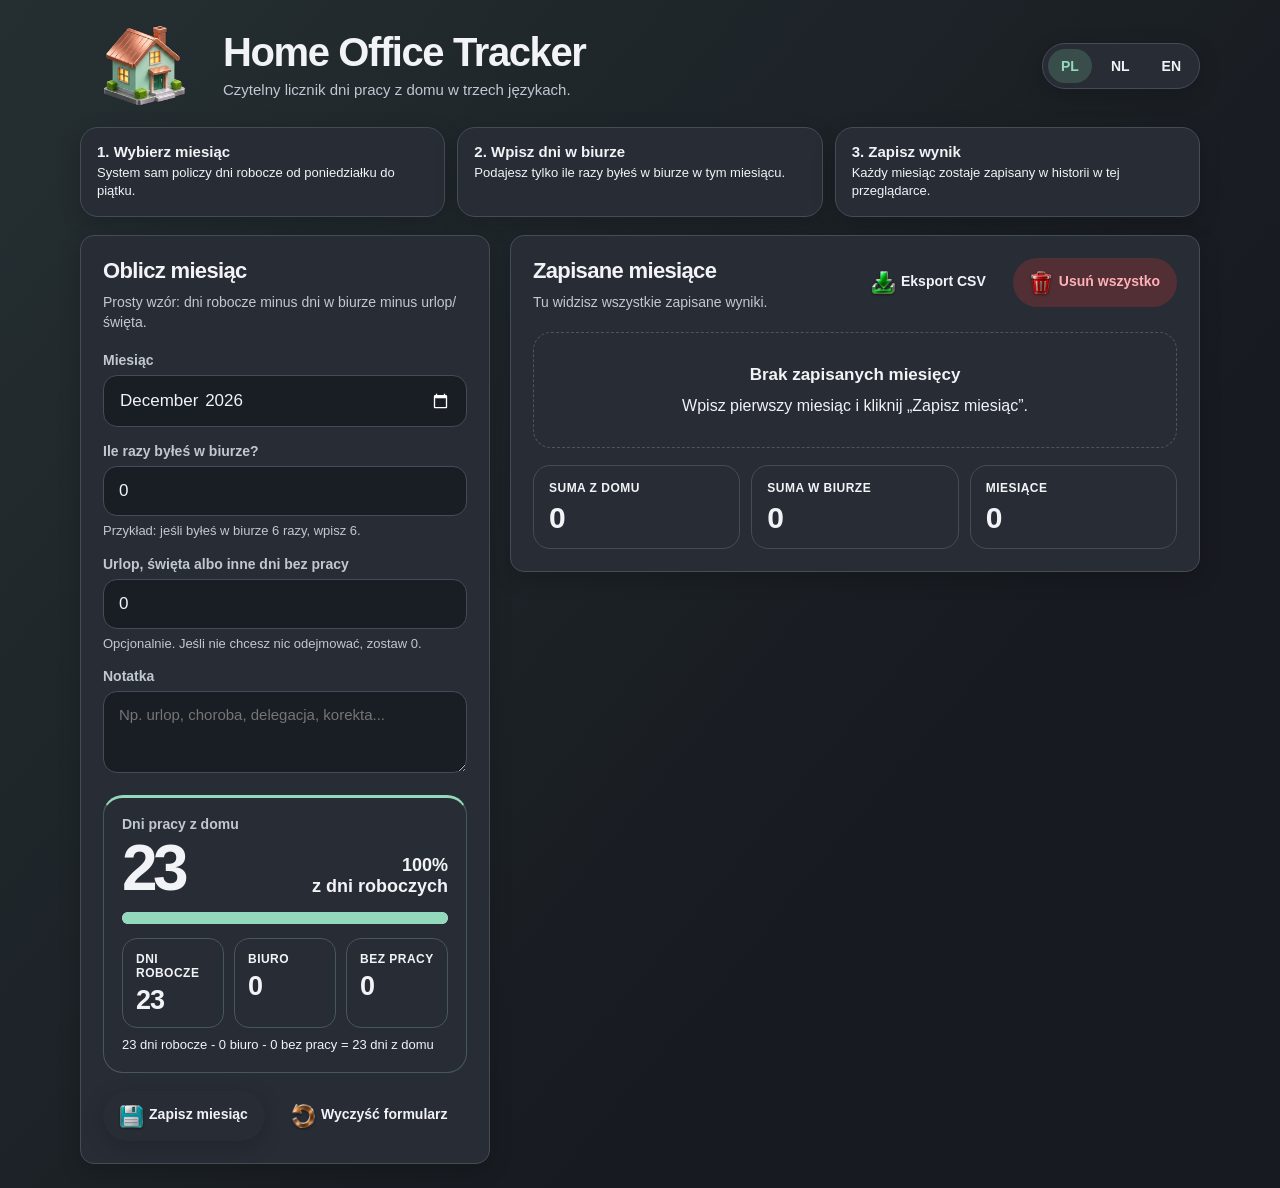
<file: modules/home-office-tracker.html>
<!DOCTYPE html>
<html data-workshop-module="19" lang="pl">
<head>
  <meta charset="UTF-8" />
  <meta name="viewport" content="width=device-width, initial-scale=1.0" />
  <title>Home Office Tracker</title>
  <style>
    :root {
      --bg:#171a20;
      --card:#272c34;
      --text:#f1f3f6;
      --muted:#c1c8d2;
      --border:#444c58;
      --soft-border:#444c58;
      --blue:var(--work-accent);
      --blue-soft:#272c34;
      --green:var(--work-accent);
      --green-soft:#272c34;
      --yellow: #f9ab00;
      --yellow-soft:#272c34;
      --red: #d93025;
      --red-soft:#272c34;
      --gray-soft:#272c34;
      --shadow: 0 1px 2px rgba(60, 64, 67, 0.12), 0 2px 8px rgba(60, 64, 67, 0.08);
      --radius: 22px;
    }

    * {
      box-sizing: border-box;
    }

    body {
      margin: 0;
      min-height: 100vh;
      font-family: Inter, Roboto, Arial, sans-serif;
      background:#171a20;
      color:#f1f3f6;
      padding: 24px;
    }

    button,
    input,
    textarea {
      font: inherit;
    }

    .app {
      width: min(1120px, 100%);
      margin: 0 auto;
    }

    .topbar {
      display: flex;
      justify-content: space-between;
      align-items: center;
      gap: 18px;
      margin-bottom: 20px;
    }

    .brand {
      display: flex;
      align-items: center;
      gap: 14px;
      min-width: 0;
    }

    .logo {
      width: 48px;
      height: 48px;
      border-radius: 16px;
      background:#282d35;
      box-shadow:0 6px 22px rgba(0,0,0,.19);
      flex: 0 0 auto;
    }

    h1 {
      margin: 0;
      font-size: clamp(26px, 4vw, 40px);
      line-height: 1.05;
      letter-spacing: -0.04em;
    }

    .subtitle {
      margin: 6px 0 0;
      color:#c1c8d2;
      font-size: 15px;
      line-height: 1.4;
    }

    .language-switcher {
      display: flex;
      gap: 6px;
      padding: 5px;
      border-radius: 999px;
      background:#282d35;
      border:1px solid var(--border);
      box-shadow:0 6px 22px rgba(0,0,0,.19);
      flex: 0 0 auto;
    }

    .language-switcher button {
      border:0;
      cursor: pointer;
      background: transparent;
      color:#f1f3f6;
      border-radius: 999px;
      padding: 9px 13px;
      font-weight: 800;
      font-size: 14px;
    }

    .language-switcher button.active {
      background:var(--work-selected);
      color:var(--work-accent);
    }

    .info-strip {
      display: grid;
      grid-template-columns: repeat(3, 1fr);
      gap: 12px;
      margin-bottom: 18px;
    }

    .info-box {
      background:#282d35;
      border:1px solid var(--soft-border);
      border-radius: 18px;
      padding: 15px 16px;
      box-shadow:0 6px 22px rgba(0,0,0,.19);
    }

    .info-box strong {
      display: block;
      margin-bottom: 4px;
      font-size: 15px;
    }

    .info-box span {
      display: block;
      color:#f1f3f6;
      font-size: 13px;
      line-height: 1.4;
    }

    .layout {
      display: grid;
      grid-template-columns: 410px 1fr;
      gap: 20px;
      align-items: start;
    }

    .card {
      background:#282d35;
      border:1px solid var(--soft-border);
      border-radius: var(--radius);
      box-shadow:0 6px 22px rgba(0,0,0,.19);
      overflow: hidden;
    }

    .card-header {
      padding: 22px 22px 0;
    }

    .card-title {
      margin: 0;
      font-size: 22px;
      letter-spacing: -0.03em;
    }

    .card-description {
      margin: 8px 0 0;
      color:#c1c8d2;
      font-size: 14px;
      line-height: 1.45;
    }

    .card-body {
      padding: 20px 22px 22px;
    }

    .form-grid {
      display: grid;
      gap: 16px;
    }

    label {
      display: block;
      margin-bottom: 7px;
      color:#c1c8d2;
      font-size: 14px;
      font-weight: 800;
    }

    input,
    textarea {
      width: 100%;
      border:1px solid var(--border);
      border-radius: 14px;
      padding: 14px 15px;
      background:#191d24;
      color:#f1f3f6;
      font-size: 17px;
      outline: none;
      transition: border-color 0.15s ease, box-shadow 0.15s ease;
    }

    input:focus,
    textarea:focus {
      border-color:var(--blue);
      box-shadow:0 6px 22px rgba(0,0,0,.19);
    }

    textarea {
      resize: vertical;
      min-height: 82px;
      font-size: 15px;
    }

    .help {
      margin-top: 6px;
      color:#c1c8d2;
      font-size: 13px;
      line-height: 1.35;
    }

    .result-card {
      margin-top: 18px;
      border-radius: 20px;
      border:1px solid var(--work-line);
      background:#282d35;
      padding: 18px;
    }

    .result-main {
      display: flex;
      justify-content: space-between;
      align-items: flex-end;
      gap: 16px;
      margin-bottom: 15px;
    }

    .result-label {
      display: block;
      color:#c1c8d2;
      font-size: 14px;
      font-weight: 900;
      margin-bottom: 8px;
    }

    .result-number {
      display: block;
      color:#f1f3f6;
      font-weight: 900;
      font-size: 64px;
      line-height: 0.88;
      letter-spacing: -0.07em;
    }

    .result-percent {
      text-align: right;
      color:#f1f3f6;
      font-weight: 900;
      font-size: 18px;
    }

    .formula {
      margin-top: 8px;
      color:#f1f3f6;
      font-size: 13px;
      line-height: 1.45;
    }

    .progress {
      height: 12px;
      border-radius: 999px;
      overflow: hidden;
      background: #d2e3fc;
      margin: 14px 0 14px;
    }

    .progress-fill {
      height: 100%;
      width: 0%;
      background: var(--blue);
      border-radius: inherit;
      transition: width 0.2s ease;
    }

    .metrics {
      display: grid;
      grid-template-columns: repeat(3, 1fr);
      gap: 10px;
    }

    .metric {
      border-radius: 15px;
      background:#282d35;
      border:1px solid var(--work-line);
      padding: 13px;
    }

    .metric span {
      display: block;
      color:#f1f3f6;
      font-size: 12px;
      font-weight: 900;
      text-transform: uppercase;
      letter-spacing: 0.04em;
      margin-bottom: 7px;
    }

    .metric strong {
      font-size: 27px;
      line-height: 1;
      letter-spacing: -0.04em;
    }

    .buttons {
      display: flex;
      flex-wrap: wrap;
      gap: 10px;
      margin-top: 18px;
    }

    .btn {
      border:0;
      cursor: pointer;
      border-radius: 999px;
      padding: 13px 17px;
      background:#282d35;
      color:#f1f3f6;
      font-weight: 900;
      font-size: 14px;
      box-shadow:0 6px 22px rgba(0,0,0,.19);
      transition: transform 0.15s ease, background 0.15s ease;
    }

    .btn:hover {
      transform: translateY(-1px);
      background:#282d35;
    }

    .btn.secondary {
      background:#282d35;
      color:#f1f3f6;
      box-shadow: none;
    }

    .btn.secondary:hover {
      background:#282d35;
    }

    .btn.danger {
      background:#522e35;
      color:#ffb0b9;
      box-shadow: none;
    }

    .btn.danger:hover {
      background:#522e35;
    }

    .history-header {
      display: flex;
      justify-content: space-between;
      align-items: flex-start;
      gap: 16px;
      padding: 22px 22px 0;
    }

    .history-actions {
      display: flex;
      gap: 10px;
      flex-wrap: wrap;
      justify-content: flex-end;
    }

    .history-list {
      display: grid;
      gap: 11px;
    }

    .month-row {
      display: grid;
      grid-template-columns: minmax(170px, 1fr) minmax(320px, 1.4fr) auto;
      gap: 14px;
      align-items: center;
      border:1px solid var(--border);
      border-radius: 18px;
      padding: 14px;
      background:#282d35;
    }

    .month-name {
      margin: 0;
      font-size: 17px;
      font-weight: 900;
      text-transform: capitalize;
      letter-spacing: -0.02em;
    }

    .month-date {
      margin: 4px 0 0;
      color:#f1f3f6;
      font-size: 13px;
    }

    .chips {
      display: flex;
      flex-wrap: wrap;
      gap: 7px;
    }

    .chip {
      display: inline-flex;
      align-items: center;
      border-radius: 999px;
      padding: 7px 10px;
      font-size: 12px;
      font-weight: 900;
      white-space: nowrap;
    }

    .chip.green {
      background:var(--work-selected);
      color:#f1f3f6;
    }

    .chip.blue {
      background:var(--work-selected);
      color:#f1f3f6;
    }

    .chip.yellow {
      background:var(--work-selected);
      color:#f1f3f6;
    }

    .chip.gray {
      background:var(--work-selected);
      color:#f1f3f6;
    }

    .note {
      grid-column: 1 / 3;
      color:#f1f3f6;
      font-size: 13px;
      line-height: 1.4;
      margin-top: -5px;
    }

    .row-actions {
      display: flex;
      gap: 7px;
      justify-content: flex-end;
    }

    .small-btn {
      border:0;
      border-radius: 999px;
      cursor: pointer;
      font-size: 13px;
      font-weight: 900;
      padding: 9px 12px;
      background:#282d35;
      color:#c1c8d2;
    }

    .small-btn.delete {
      background:#282d35;
      color:#c1c8d2;
    }

    .empty {
      border:1px dashed var(--work-line);
      background:#282d35;
      border-radius: 18px;
      padding: 30px;
      text-align: center;
      color:#f1f3f6;
      line-height: 1.45;
    }

    .empty strong {
      display: block;
      color:#f1f3f6;
      font-size: 17px;
      margin-bottom: 6px;
    }

    .summary {
      display: grid;
      grid-template-columns: repeat(3, 1fr);
      gap: 11px;
      margin-top: 17px;
    }

    .summary-card {
      background:#282d35;
      border:1px solid var(--border);
      border-radius: 17px;
      padding: 15px;
    }

    .summary-card span {
      display: block;
      color:#f1f3f6;
      font-size: 12px;
      font-weight: 900;
      text-transform: uppercase;
      letter-spacing: 0.04em;
      margin-bottom: 8px;
    }

    .summary-card strong {
      font-size: 30px;
      line-height: 1;
      letter-spacing: -0.05em;
    }

    .toast {
      position: fixed;
      left: 50%;
      bottom: 22px;
      transform: translateX(-50%) translateY(12px);
      opacity: 0;
      pointer-events: none;
      background:#282d35;
      color:#f1f3f6;
      border-radius: 999px;
      padding: 13px 18px;
      font-size: 14px;
      font-weight: 900;
      box-shadow:0 6px 22px rgba(0,0,0,.19);
      transition: 0.18s ease;
      z-index: 100;
    }

    .toast.show {
      opacity: 1;
      transform: translateX(-50%) translateY(0);
    }

    @media (max-width: 940px) {
      .layout,
      .info-strip {
        grid-template-columns: 1fr;
      }

      .month-row {
        grid-template-columns: 1fr;
      }

      .note {
        grid-column: auto;
        margin-top: 0;
      }

      .row-actions {
        justify-content: flex-start;
      }
    }

    @media (max-width: 620px) {
      body {
        padding: 14px;
      }

      .topbar,
      .history-header {
        flex-direction: column;
        align-items: stretch;
      }

      .brand {
        align-items: flex-start;
      }

      .language-switcher,
      .history-actions {
        width: 100%;
        justify-content: center;
      }

      .metrics,
      .summary {
        grid-template-columns: 1fr;
      }

      .result-main {
        display: block;
      }

      .result-percent {
        text-align: left;
        margin-top: 12px;
      }

      .btn {
        width: 100%;
      }
    }
  </style><style media="print">
    :root {
      --bg: #f8fafd;
      --card: #ffffff;
      --text: #202124;
      --muted: #5f6368;
      --border: #dadce0;
      --soft-border: #eef0f4;
      --blue: #1a73e8;
      --blue-soft: #e8f0fe;
      --green: #188038;
      --green-soft: #e6f4ea;
      --yellow: #f9ab00;
      --yellow-soft: #fef7e0;
      --red: #d93025;
      --red-soft: #fce8e6;
      --gray-soft: #f1f3f4;
      --shadow: 0 1px 2px rgba(60, 64, 67, 0.12), 0 2px 8px rgba(60, 64, 67, 0.08);
      --radius: 22px;
    }

    * {
      box-sizing: border-box;
    }

    body {
      margin: 0;
      min-height: 100vh;
      font-family: Inter, Roboto, Arial, sans-serif;
      background: var(--bg);
      color: var(--text);
      padding: 24px;
    }

    button,
    input,
    textarea {
      font: inherit;
    }

    .app {
      width: min(1120px, 100%);
      margin: 0 auto;
    }

    .topbar {
      display: flex;
      justify-content: space-between;
      align-items: center;
      gap: 18px;
      margin-bottom: 20px;
    }

    .brand {
      display: flex;
      align-items: center;
      gap: 14px;
      min-width: 0;
    }

    .logo {
      width: 48px;
      height: 48px;
      border-radius: 16px;
      background:
        linear-gradient(135deg, #1a73e8 0 25%, #34a853 25% 50%, #fbbc04 50% 75%, #ea4335 75% 100%);
      box-shadow: var(--shadow);
      flex: 0 0 auto;
    }

    h1 {
      margin: 0;
      font-size: clamp(26px, 4vw, 40px);
      line-height: 1.05;
      letter-spacing: -0.04em;
    }

    .subtitle {
      margin: 6px 0 0;
      color: var(--muted);
      font-size: 15px;
      line-height: 1.4;
    }

    .language-switcher {
      display: flex;
      gap: 6px;
      padding: 5px;
      border-radius: 999px;
      background: white;
      border: 1px solid var(--border);
      box-shadow: var(--shadow);
      flex: 0 0 auto;
    }

    .language-switcher button {
      border: 0;
      cursor: pointer;
      background: transparent;
      color: var(--muted);
      border-radius: 999px;
      padding: 9px 13px;
      font-weight: 800;
      font-size: 14px;
    }

    .language-switcher button.active {
      background: var(--blue);
      color: white;
    }

    .info-strip {
      display: grid;
      grid-template-columns: repeat(3, 1fr);
      gap: 12px;
      margin-bottom: 18px;
    }

    .info-box {
      background: white;
      border: 1px solid var(--soft-border);
      border-radius: 18px;
      padding: 15px 16px;
      box-shadow: var(--shadow);
    }

    .info-box strong {
      display: block;
      margin-bottom: 4px;
      font-size: 15px;
    }

    .info-box span {
      display: block;
      color: var(--muted);
      font-size: 13px;
      line-height: 1.4;
    }

    .layout {
      display: grid;
      grid-template-columns: 410px 1fr;
      gap: 20px;
      align-items: start;
    }

    .card {
      background: var(--card);
      border: 1px solid var(--soft-border);
      border-radius: var(--radius);
      box-shadow: var(--shadow);
      overflow: hidden;
    }

    .card-header {
      padding: 22px 22px 0;
    }

    .card-title {
      margin: 0;
      font-size: 22px;
      letter-spacing: -0.03em;
    }

    .card-description {
      margin: 8px 0 0;
      color: var(--muted);
      font-size: 14px;
      line-height: 1.45;
    }

    .card-body {
      padding: 20px 22px 22px;
    }

    .form-grid {
      display: grid;
      gap: 16px;
    }

    label {
      display: block;
      margin-bottom: 7px;
      color: #3c4043;
      font-size: 14px;
      font-weight: 800;
    }

    input,
    textarea {
      width: 100%;
      border: 1px solid var(--border);
      border-radius: 14px;
      padding: 14px 15px;
      background: white;
      color: var(--text);
      font-size: 17px;
      outline: none;
      transition: border-color 0.15s ease, box-shadow 0.15s ease;
    }

    input:focus,
    textarea:focus {
      border-color: var(--blue);
      box-shadow: 0 0 0 4px rgba(26, 115, 232, 0.14);
    }

    textarea {
      resize: vertical;
      min-height: 82px;
      font-size: 15px;
    }

    .help {
      margin-top: 6px;
      color: var(--muted);
      font-size: 13px;
      line-height: 1.35;
    }

    .result-card {
      margin-top: 18px;
      border-radius: 20px;
      border: 1px solid #cfe0ff;
      background: var(--blue-soft);
      padding: 18px;
    }

    .result-main {
      display: flex;
      justify-content: space-between;
      align-items: flex-end;
      gap: 16px;
      margin-bottom: 15px;
    }

    .result-label {
      display: block;
      color: #174ea6;
      font-size: 14px;
      font-weight: 900;
      margin-bottom: 8px;
    }

    .result-number {
      display: block;
      color: var(--blue);
      font-weight: 900;
      font-size: 64px;
      line-height: 0.88;
      letter-spacing: -0.07em;
    }

    .result-percent {
      text-align: right;
      color: #174ea6;
      font-weight: 900;
      font-size: 18px;
    }

    .formula {
      margin-top: 8px;
      color: #174ea6;
      font-size: 13px;
      line-height: 1.45;
    }

    .progress {
      height: 12px;
      border-radius: 999px;
      overflow: hidden;
      background: #d2e3fc;
      margin: 14px 0 14px;
    }

    .progress-fill {
      height: 100%;
      width: 0%;
      background: var(--blue);
      border-radius: inherit;
      transition: width 0.2s ease;
    }

    .metrics {
      display: grid;
      grid-template-columns: repeat(3, 1fr);
      gap: 10px;
    }

    .metric {
      border-radius: 15px;
      background: white;
      border: 1px solid #d7e3ff;
      padding: 13px;
    }

    .metric span {
      display: block;
      color: var(--muted);
      font-size: 12px;
      font-weight: 900;
      text-transform: uppercase;
      letter-spacing: 0.04em;
      margin-bottom: 7px;
    }

    .metric strong {
      font-size: 27px;
      line-height: 1;
      letter-spacing: -0.04em;
    }

    .buttons {
      display: flex;
      flex-wrap: wrap;
      gap: 10px;
      margin-top: 18px;
    }

    .btn {
      border: 0;
      cursor: pointer;
      border-radius: 999px;
      padding: 13px 17px;
      background: var(--blue);
      color: white;
      font-weight: 900;
      font-size: 14px;
      box-shadow: 0 6px 14px rgba(26, 115, 232, 0.22);
      transition: transform 0.15s ease, background 0.15s ease;
    }

    .btn:hover {
      transform: translateY(-1px);
      background: #1765cc;
    }

    .btn.secondary {
      background: var(--gray-soft);
      color: #3c4043;
      box-shadow: none;
    }

    .btn.secondary:hover {
      background: #e8eaed;
    }

    .btn.danger {
      background: var(--red-soft);
      color: var(--red);
      box-shadow: none;
    }

    .btn.danger:hover {
      background: #fad2cf;
    }

    .history-header {
      display: flex;
      justify-content: space-between;
      align-items: flex-start;
      gap: 16px;
      padding: 22px 22px 0;
    }

    .history-actions {
      display: flex;
      gap: 10px;
      flex-wrap: wrap;
      justify-content: flex-end;
    }

    .history-list {
      display: grid;
      gap: 11px;
    }

    .month-row {
      display: grid;
      grid-template-columns: minmax(170px, 1fr) minmax(320px, 1.4fr) auto;
      gap: 14px;
      align-items: center;
      border: 1px solid var(--border);
      border-radius: 18px;
      padding: 14px;
      background: white;
    }

    .month-name {
      margin: 0;
      font-size: 17px;
      font-weight: 900;
      text-transform: capitalize;
      letter-spacing: -0.02em;
    }

    .month-date {
      margin: 4px 0 0;
      color: var(--muted);
      font-size: 13px;
    }

    .chips {
      display: flex;
      flex-wrap: wrap;
      gap: 7px;
    }

    .chip {
      display: inline-flex;
      align-items: center;
      border-radius: 999px;
      padding: 7px 10px;
      font-size: 12px;
      font-weight: 900;
      white-space: nowrap;
    }

    .chip.green {
      background: var(--green-soft);
      color: var(--green);
    }

    .chip.blue {
      background: var(--blue-soft);
      color: var(--blue);
    }

    .chip.yellow {
      background: var(--yellow-soft);
      color: #8a5b00;
    }

    .chip.gray {
      background: var(--gray-soft);
      color: #3c4043;
    }

    .note {
      grid-column: 1 / 3;
      color: var(--muted);
      font-size: 13px;
      line-height: 1.4;
      margin-top: -5px;
    }

    .row-actions {
      display: flex;
      gap: 7px;
      justify-content: flex-end;
    }

    .small-btn {
      border: 0;
      border-radius: 999px;
      cursor: pointer;
      font-size: 13px;
      font-weight: 900;
      padding: 9px 12px;
      background: var(--gray-soft);
      color: #3c4043;
    }

    .small-btn.delete {
      background: var(--red-soft);
      color: var(--red);
    }

    .empty {
      border: 1px dashed #c7ccd4;
      background: #fafbff;
      border-radius: 18px;
      padding: 30px;
      text-align: center;
      color: var(--muted);
      line-height: 1.45;
    }

    .empty strong {
      display: block;
      color: var(--text);
      font-size: 17px;
      margin-bottom: 6px;
    }

    .summary {
      display: grid;
      grid-template-columns: repeat(3, 1fr);
      gap: 11px;
      margin-top: 17px;
    }

    .summary-card {
      background: #fafbff;
      border: 1px solid var(--border);
      border-radius: 17px;
      padding: 15px;
    }

    .summary-card span {
      display: block;
      color: var(--muted);
      font-size: 12px;
      font-weight: 900;
      text-transform: uppercase;
      letter-spacing: 0.04em;
      margin-bottom: 8px;
    }

    .summary-card strong {
      font-size: 30px;
      line-height: 1;
      letter-spacing: -0.05em;
    }

    .toast {
      position: fixed;
      left: 50%;
      bottom: 22px;
      transform: translateX(-50%) translateY(12px);
      opacity: 0;
      pointer-events: none;
      background: #202124;
      color: white;
      border-radius: 999px;
      padding: 13px 18px;
      font-size: 14px;
      font-weight: 900;
      box-shadow: var(--shadow);
      transition: 0.18s ease;
      z-index: 100;
    }

    .toast.show {
      opacity: 1;
      transform: translateX(-50%) translateY(0);
    }

    @media (max-width: 940px) {
      .layout,
      .info-strip {
        grid-template-columns: 1fr;
      }

      .month-row {
        grid-template-columns: 1fr;
      }

      .note {
        grid-column: auto;
        margin-top: 0;
      }

      .row-actions {
        justify-content: flex-start;
      }
    }

    @media (max-width: 620px) {
      body {
        padding: 14px;
      }

      .topbar,
      .history-header {
        flex-direction: column;
        align-items: stretch;
      }

      .brand {
        align-items: flex-start;
      }

      .language-switcher,
      .history-actions {
        width: 100%;
        justify-content: center;
      }

      .metrics,
      .summary {
        grid-template-columns: 1fr;
      }

      .result-main {
        display: block;
      }

      .result-percent {
        text-align: left;
        margin-top: 12px;
      }

      .btn {
        width: 100%;
      }
    }
  </style>
<style media="screen">:root{--work-accent:#92dabb;--work-line:#475859;--work-selected:#394d4b;--work-art:url("[data-uri]");color-scheme:dark}html{background:#171a20}body{font-family:"Segoe UI",Arial,sans-serif;background:#171a20;color:#f1f3f6}button,input,select,textarea{font-family:inherit}h1,h2,h3{letter-spacing:-.035em}input:not([type=checkbox]):not([type=radio]),select,textarea{color-scheme:dark}button:focus-visible,a:focus-visible,input:focus-visible,select:focus-visible,textarea:focus-visible{outline:2px solid var(--work-accent);outline-offset:3px}.work-art{display:block;flex:0 1 auto;width:110px;height:70px;background:var(--work-art) center/contain no-repeat;pointer-events:none}.panel,.card,.section-card,.search-panel,.admin-card{border-radius:14px}.header-row{display:flex;gap:16px;align-items:center}.header-row .top-controls{margin-inline-start:auto}::selection{background:var(--work-selected);color:#fff}body{background:linear-gradient(130deg,#252f32 0%,#171a20 70%);min-height:100vh}.work-art{width:clamp(96px,10vw,150px);height:clamp(62px,6.5vw,90px)}.topbar{gap:15px}.topbar .logo{display:none}.language-switcher{margin-inline-start:auto}.result-card{border-top:3px solid var(--work-accent)}@media(max-width:760px){.intro,.hero,.hero-main{grid-template-columns:minmax(0,1fr)}.intro .work-art,.hero .work-art,.hero-main .work-art{grid-row:auto;grid-column:1;width:90px;height:54px}.hero>div:first-of-type{grid-row:auto}.dashboard,.rh-csp-welcome-card{grid-template-columns:1fr}.header-row,.work-heading,.admin-hero{flex-wrap:wrap}.work-art{width:76px;height:50px}.rh-csp-welcome-visual .work-art{height:75px}}</style><style media="print">.work-art{display:none!important}</style><style media="screen">[data-rw-symbol="search"]{--symbol-art:url("[data-uri]")}[data-rw-symbol="download"]{--symbol-art:url("[data-uri]")}[data-rw-symbol="save"]{--symbol-art:url("[data-uri]")}[data-rw-symbol="copy"]{--symbol-art:url("[data-uri]")}[data-rw-symbol="print"]{--symbol-art:url("[data-uri]")}[data-rw-symbol="calculator"]{--symbol-art:url("[data-uri]")}[data-rw-symbol="calendar"]{--symbol-art:url("[data-uri]")}[data-rw-symbol="check"]{--symbol-art:url("[data-uri]")}[data-rw-symbol="remove"]{--symbol-art:url("[data-uri]")}[data-rw-symbol="reset"]{--symbol-art:url("[data-uri]")}[data-rw-symbol="settings"]{--symbol-art:url("[data-uri]")}[data-rw-symbol="add"]{--symbol-art:url("[data-uri]")}[data-rw-symbol="edit"]{--symbol-art:url("[data-uri]")}[data-rw-symbol="folder"]{--symbol-art:url("[data-uri]")}[data-rw-symbol="forward"]{--symbol-art:url("[data-uri]")}[data-rw-symbol="info"]{--symbol-art:url("[data-uri]")}
[data-rw-symbol]::before{content:""!important;display:inline-block!important;position:static!important;inset:auto!important;transform:none!important;background:var(--symbol-art) center/contain no-repeat!important;width:1.45rem!important;height:1.45rem!important;margin:0 .42em 0 0!important;vertical-align:middle;flex:0 0 1.45rem;opacity:1!important;pointer-events:none;filter:drop-shadow(0 1px 1px #0006);border:0!important;box-shadow:none!important}
[data-rw-symbol-only]{font-size:0!important}
[data-rw-symbol-only]::before{margin:0!important}
[data-rw-symbol]>svg{display:none!important}
.compositionMetricIcon,svg.search-glass{filter:drop-shadow(0 1px 0 #fff8) drop-shadow(1px 2px 1px #0008)}
</style><script>(()=>{
  const targets='button,a[download],.search-icon,.compositionMetricIcon,.calendar-glyph,.notice-icon,.heading-icon,.sow-elapsed-icon,.disclaimer-icon,.incIcon';
  const rules=[
    ['copy',/copy|kopiuj|kopieer|clipboard/],['print',/print|druk|afdruk/],
    ['download',/download|pobierz|export|eksport|pdf|xlsx|excelbestand/],
    ['save',/save|zapisz|opslaan/],['remove',/delete|remove|verwijder|usuń|usun/],
    ['reset',/reset|clear|wyczyść|wis alles|opnieuw/],['search',/search|zoek|szukaj|wyszuk|find procedure/],
    ['calendar',/calendar|kalendar|datum|dates|days|dagen|dni kalendarz/],
    ['edit',/edit|bewerk|edyt/],['add',/^(add|dodaj|nieuw|toevoegen)|addrow|newproject/],
    ['settings',/setting|ustawien|instelling/],['info',/help|info|pomoc|disclaimer/],
    ['calculator',/calcul|bereken|oblicz|budget|budżet|rate|stawka|tarief|result|wynik/],
    ['check',/confirm|submit|akcept|potwierd|bevestig/],['folder',/project|projekt|dossier/]
  ];
  const named={ 'calendar-glyph':'calendar','sow-elapsed-icon':'calendar','search-icon':'search',
    'notice-icon':'info','disclaimer-icon':'info','incIcon':'calculator','heading-icon':'calculator' };
  const glyphs={'↺':'reset','⎙':'print','▣':'copy','📅':'calendar','✓':'check','✔':'check','→':'forward','➜':'forward','➕':'add','⚠️':'info'};
  function decorate(el){
    if(!el.matches(targets)||el.closest('[contenteditable=true]'))return;
    const text=el.textContent.trim(), key=[el.id,el.title,el.getAttribute('aria-label'),text].filter(Boolean).join(' ').toLowerCase();
    const name=Object.keys(named).find(k=>el.classList.contains(k));
    let icon=name?named[name]:null;
    if(el.matches('button[onclick^=setYear]'))icon='calendar';
    if(el.matches('.search-button'))icon='search';

    if(!icon && el.matches('button,a[download]'))icon=glyphs[text]||(el.hasAttribute('download')?'download':rules.find(([,r])=>r.test(key))?.[0]);
    if(!icon)return;
    if(!name && el.querySelector('svg,img,i,[aria-hidden="true"],.work-art,'+Object.keys(named).map(k=>'.'+k).join(',')))return;
    if(!name && !glyphs[text] && /[\p{Extended_Pictographic}↺⎙▣➜→✓✔]/u.test(text))return;
    if(name||glyphs[text]||(!text&&el.querySelector('svg')))el.setAttribute('data-rw-symbol-only','');
    el.setAttribute('data-rw-symbol',icon);
  }
  function scan(root){if(root.nodeType!==1)return;decorate(root);root.querySelectorAll(targets).forEach(decorate)}
  function start(){
    scan(document.body);
    new MutationObserver(records=>{
      for(const record of records){
        if(record.target.nodeType===1 && record.target.matches(targets))decorate(record.target);
        for(const node of record.addedNodes)scan(node);
      }
    }).observe(document.body,{childList:true,subtree:true});
  }
  if(document.readyState==='loading')document.addEventListener('DOMContentLoaded',start,{once:true});else start();
})();
</script></head>
<body>
  <main class="app">
    <header class="topbar"><span class="work-art" aria-hidden="true"></span>
      <div class="brand">
        <div class="logo" aria-hidden="true"></div>
        <div>
          <h1 data-i18n="appTitle">Home Office Tracker</h1>
          <p class="subtitle" data-i18n="appSubtitle">Czytelny licznik dni pracy z domu w trzech językach.</p>
        </div>
      </div>

      <div class="language-switcher" aria-label="Language">
        <button type="button" data-lang="pl" class="active">PL</button>
        <button type="button" data-lang="nl">NL</button>
        <button type="button" data-lang="en">EN</button>
      </div>
    </header>

    <section class="info-strip">
      <div class="info-box">
        <strong data-i18n="step1Title">1. Wybierz miesiąc</strong>
        <span data-i18n="step1Text">System sam policzy dni robocze od poniedziałku do piątku.</span>
      </div>
      <div class="info-box">
        <strong data-i18n="step2Title">2. Wpisz dni w biurze</strong>
        <span data-i18n="step2Text">Podajesz tylko ile razy byłeś w biurze w tym miesiącu.</span>
      </div>
      <div class="info-box">
        <strong data-i18n="step3Title">3. Zapisz wynik</strong>
        <span data-i18n="step3Text">Każdy miesiąc zostaje zapisany w historii w tej przeglądarce.</span>
      </div>
    </section>

    <section class="layout">
      <article class="card">
        <div class="card-header">
          <h2 class="card-title" data-i18n="formTitle">Oblicz miesiąc</h2>
          <p class="card-description" data-i18n="formDescription">Prosty wzór: dni robocze minus dni w biurze minus urlop/święta.</p>
        </div>

        <div class="card-body">
          <div class="form-grid">
            <div>
              <label for="month" data-i18n="monthLabel">Miesiąc</label>
              <input type="month" id="month" />
            </div>

            <div>
              <label for="officeDays" data-i18n="officeLabel">Ile razy byłeś w biurze?</label>
              <input type="number" id="officeDays" min="0" step="1" value="0" />
              <div class="help" data-i18n="officeHelp">Przykład: jeśli byłeś w biurze 6 razy, wpisz 6.</div>
            </div>

            <div>
              <label for="offDays" data-i18n="offLabel">Urlop, święta albo inne dni bez pracy</label>
              <input type="number" id="offDays" min="0" step="1" value="0" />
              <div class="help" data-i18n="offHelp">Opcjonalnie. Jeśli nie chcesz nic odejmować, zostaw 0.</div>
            </div>

            <div>
              <label for="note" data-i18n="noteLabel">Notatka</label>
              <textarea id="note" data-i18n-placeholder="notePlaceholder" placeholder="Np. urlop, choroba, delegacja, korekta..."></textarea>
            </div>
          </div>

          <div class="result-card">
            <div class="result-main">
              <div>
                <span class="result-label" data-i18n="homeResultLabel">Dni pracy z domu</span>
                <strong class="result-number" id="homeOut">0</strong>
              </div>
              <div class="result-percent">
                <div id="ratioOut">0%</div>
                <div data-i18n="homePercentText">z dni roboczych</div>
              </div>
            </div>

            <div class="progress">
              <div class="progress-fill" id="progressFill"></div>
            </div>

            <div class="metrics">
              <div class="metric">
                <span data-i18n="workdaysMetric">Dni robocze</span>
                <strong id="workdaysOut">0</strong>
              </div>
              <div class="metric">
                <span data-i18n="officeMetric">Biuro</span>
                <strong id="officeOut">0</strong>
              </div>
              <div class="metric">
                <span data-i18n="offMetric">Bez pracy</span>
                <strong id="offOut">0</strong>
              </div>
            </div>

            <div class="formula" id="formulaOut"></div>
          </div>

          <div class="buttons">
            <button class="btn" id="saveBtn" data-i18n="saveBtn">Zapisz miesiąc</button>
            <button class="btn secondary" id="clearFormBtn" data-i18n="clearFormBtn">Wyczyść formularz</button>
          </div>
        </div>
      </article>

      <article class="card">
        <div class="history-header">
          <div>
            <h2 class="card-title" data-i18n="historyTitle">Zapisane miesiące</h2>
            <p class="card-description" data-i18n="historyDescription">Tu widzisz wszystkie zapisane wyniki.</p>
          </div>

          <div class="history-actions">
            <button class="btn secondary" id="exportBtn" data-i18n="exportBtn">Eksport CSV</button>
            <button class="btn danger" id="clearAllBtn" data-i18n="clearAllBtn">Usuń wszystko</button>
          </div>
        </div>

        <div class="card-body">
          <div id="history" class="history-list"></div>

          <div class="summary">
            <div class="summary-card">
              <span data-i18n="summaryHome">Suma z domu</span>
              <strong id="totalHome">0</strong>
            </div>
            <div class="summary-card">
              <span data-i18n="summaryOffice">Suma w biurze</span>
              <strong id="totalOffice">0</strong>
            </div>
            <div class="summary-card">
              <span data-i18n="summaryMonths">Miesiące</span>
              <strong id="totalMonths">0</strong>
            </div>
          </div>
        </div>
      </article>
    </section>
  </main>

  <div class="toast" id="toast">OK</div>

  <script>
    const STORAGE_KEYS = [
      "licznik-pracy-z-domu-v3-readable-multilang",
      "licznik-pracy-z-domu-v2",
      "licznik-pracy-z-domu-v1"
    ];
    const STORAGE_KEY = STORAGE_KEYS[0];
    const LANG_KEY = "home-office-tracker-language";

    const translations = {
      pl: {
        appTitle: "Home Office Tracker",
        appSubtitle: "Czytelny licznik dni pracy z domu w trzech językach.",
        step1Title: "1. Wybierz miesiąc",
        step1Text: "System sam policzy dni robocze od poniedziałku do piątku.",
        step2Title: "2. Wpisz dni w biurze",
        step2Text: "Podajesz tylko ile razy byłeś w biurze w tym miesiącu.",
        step3Title: "3. Zapisz wynik",
        step3Text: "Każdy miesiąc zostaje zapisany w historii w tej przeglądarce.",
        formTitle: "Oblicz miesiąc",
        formDescription: "Prosty wzór: dni robocze minus dni w biurze minus urlop/święta.",
        monthLabel: "Miesiąc",
        officeLabel: "Ile razy byłeś w biurze?",
        officeHelp: "Przykład: jeśli byłeś w biurze 6 razy, wpisz 6.",
        offLabel: "Urlop, święta albo inne dni bez pracy",
        offHelp: "Opcjonalnie. Jeśli nie chcesz nic odejmować, zostaw 0.",
        noteLabel: "Notatka",
        notePlaceholder: "Np. urlop, choroba, delegacja, korekta...",
        homeResultLabel: "Dni pracy z domu",
        homePercentText: "z dni roboczych",
        workdaysMetric: "Dni robocze",
        officeMetric: "Biuro",
        offMetric: "Bez pracy",
        formula: "{workdays} dni robocze - {office} biuro - {off} bez pracy = {home} dni z domu",
        saveBtn: "Zapisz miesiąc",
        clearFormBtn: "Wyczyść formularz",
        historyTitle: "Zapisane miesiące",
        historyDescription: "Tu widzisz wszystkie zapisane wyniki.",
        exportBtn: "Eksport CSV",
        clearAllBtn: "Usuń wszystko",
        summaryHome: "Suma z domu",
        summaryOffice: "Suma w biurze",
        summaryMonths: "Miesiące",
        noRecordsTitle: "Brak zapisanych miesięcy",
        noRecordsText: "Wpisz pierwszy miesiąc i kliknij „Zapisz miesiąc”.",
        chipHome: "Dom",
        chipOffice: "Biuro",
        chipOff: "Bez pracy",
        chipWorkdays: "Robocze",
        noNote: "Brak notatki",
        edit: "Edytuj",
        delete: "Usuń",
        saved: "Zapisano miesiąc",
        updated: "Zaktualizowano miesiąc",
        deleted: "Usunięto miesiąc",
        formCleared: "Formularz wyczyszczony",
        allDeleted: "Usunięto całą historię",
        exportReady: "Eksport CSV gotowy",
        emptyExport: "Brak danych do eksportu.",
        confirmDeleteAll: "Na pewno usunąć wszystkie zapisane miesiące?",
        invalidDays: "Dni w biurze + dni bez pracy nie mogą być większe niż liczba dni roboczych w miesiącu.",
        csvMonth: "Miesiac",
        csvWorkdays: "Dni robocze",
        csvOffice: "Dni w biurze",
        csvHome: "Dni z domu",
        csvOff: "Urlop/swieto/inne",
        csvPercent: "Procent z domu",
        csvNote: "Notatka"
      },
      nl: {
        appTitle: "Home Office Tracker",
        appSubtitle: "Een duidelijk overzicht van thuiswerkdagen in drie talen.",
        step1Title: "1. Kies de maand",
        step1Text: "Het systeem telt automatisch de werkdagen van maandag tot en met vrijdag.",
        step2Title: "2. Vul kantoordagen in",
        step2Text: "Je vult alleen in hoe vaak je die maand op kantoor was.",
        step3Title: "3. Sla het resultaat op",
        step3Text: "Elke maand wordt opgeslagen in de geschiedenis van deze browser.",
        formTitle: "Maand berekenen",
        formDescription: "Simpele formule: werkdagen min kantoordagen min vakantie/feestdagen.",
        monthLabel: "Maand",
        officeLabel: "Hoe vaak was je op kantoor?",
        officeHelp: "Voorbeeld: als je 6 keer op kantoor was, vul je 6 in.",
        offLabel: "Vakantie, feestdagen of andere niet-werkdagen",
        offHelp: "Optioneel. Laat 0 staan als je niets wilt aftrekken.",
        noteLabel: "Notitie",
        notePlaceholder: "Bijv. vakantie, ziekte, zakenreis, correctie...",
        homeResultLabel: "Thuiswerkdagen",
        homePercentText: "van de werkdagen",
        workdaysMetric: "Werkdagen",
        officeMetric: "Kantoor",
        offMetric: "Niet gewerkt",
        formula: "{workdays} werkdagen - {office} kantoor - {off} niet gewerkt = {home} thuiswerkdagen",
        saveBtn: "Maand opslaan",
        clearFormBtn: "Formulier wissen",
        historyTitle: "Opgeslagen maanden",
        historyDescription: "Hier zie je alle opgeslagen resultaten.",
        exportBtn: "CSV exporteren",
        clearAllBtn: "Alles verwijderen",
        summaryHome: "Totaal thuis",
        summaryOffice: "Totaal kantoor",
        summaryMonths: "Maanden",
        noRecordsTitle: "Nog geen opgeslagen maanden",
        noRecordsText: "Vul de eerste maand in en klik op „Maand opslaan”.",
        chipHome: "Thuis",
        chipOffice: "Kantoor",
        chipOff: "Niet gewerkt",
        chipWorkdays: "Werkdagen",
        noNote: "Geen notitie",
        edit: "Bewerken",
        delete: "Verwijderen",
        saved: "Maand opgeslagen",
        updated: "Maand bijgewerkt",
        deleted: "Maand verwijderd",
        formCleared: "Formulier gewist",
        allDeleted: "Volledige geschiedenis verwijderd",
        exportReady: "CSV export is klaar",
        emptyExport: "Geen gegevens om te exporteren.",
        confirmDeleteAll: "Weet je zeker dat je alle opgeslagen maanden wilt verwijderen?",
        invalidDays: "Kantoordagen + niet-werkdagen mogen niet hoger zijn dan het aantal werkdagen in deze maand.",
        csvMonth: "Maand",
        csvWorkdays: "Werkdagen",
        csvOffice: "Kantoordagen",
        csvHome: "Thuiswerkdagen",
        csvOff: "Vakantie/feestdag/anders",
        csvPercent: "Percentage thuis",
        csvNote: "Notitie"
      },
      en: {
        appTitle: "Home Office Tracker",
        appSubtitle: "A clear home-office day calculator in three languages.",
        step1Title: "1. Select the month",
        step1Text: "The system automatically counts weekdays from Monday to Friday.",
        step2Title: "2. Enter office days",
        step2Text: "You only enter how many times you were in the office that month.",
        step3Title: "3. Save the result",
        step3Text: "Each month is saved in this browser’s history.",
        formTitle: "Calculate month",
        formDescription: "Simple formula: weekdays minus office days minus holidays/days off.",
        monthLabel: "Month",
        officeLabel: "How many times were you in the office?",
        officeHelp: "Example: if you were in the office 6 times, enter 6.",
        offLabel: "Holiday, public holiday or other non-working days",
        offHelp: "Optional. Leave 0 if you do not want to subtract anything.",
        noteLabel: "Note",
        notePlaceholder: "E.g. holiday, sickness, business trip, correction...",
        homeResultLabel: "Home-office days",
        homePercentText: "of working days",
        workdaysMetric: "Working days",
        officeMetric: "Office",
        offMetric: "Days off",
        formula: "{workdays} working days - {office} office - {off} days off = {home} home-office days",
        saveBtn: "Save month",
        clearFormBtn: "Clear form",
        historyTitle: "Saved months",
        historyDescription: "All saved results are shown here.",
        exportBtn: "Export CSV",
        clearAllBtn: "Delete all",
        summaryHome: "Total home",
        summaryOffice: "Total office",
        summaryMonths: "Months",
        noRecordsTitle: "No saved months yet",
        noRecordsText: "Enter the first month and click “Save month”.",
        chipHome: "Home",
        chipOffice: "Office",
        chipOff: "Days off",
        chipWorkdays: "Working days",
        noNote: "No note",
        edit: "Edit",
        delete: "Delete",
        saved: "Month saved",
        updated: "Month updated",
        deleted: "Month deleted",
        formCleared: "Form cleared",
        allDeleted: "Full history deleted",
        exportReady: "CSV export ready",
        emptyExport: "No data to export.",
        confirmDeleteAll: "Are you sure you want to delete all saved months?",
        invalidDays: "Office days + days off cannot be higher than the number of working days in this month.",
        csvMonth: "Month",
        csvWorkdays: "Working days",
        csvOffice: "Office days",
        csvHome: "Home-office days",
        csvOff: "Holiday/public holiday/other",
        csvPercent: "Home percentage",
        csvNote: "Note"
      }
    };

    const monthInput = document.getElementById("month");
    const officeInput = document.getElementById("officeDays");
    const offInput = document.getElementById("offDays");
    const noteInput = document.getElementById("note");

    const workdaysOut = document.getElementById("workdaysOut");
    const officeOut = document.getElementById("officeOut");
    const offOut = document.getElementById("offOut");
    const homeOut = document.getElementById("homeOut");
    const ratioOut = document.getElementById("ratioOut");
    const progressFill = document.getElementById("progressFill");
    const formulaOut = document.getElementById("formulaOut");
    const historyEl = document.getElementById("history");
    const toast = document.getElementById("toast");

    const totalHomeEl = document.getElementById("totalHome");
    const totalOfficeEl = document.getElementById("totalOffice");
    const totalMonthsEl = document.getElementById("totalMonths");

    let currentLang = localStorage.getItem(LANG_KEY) || "pl";

    function t(key) {
      return translations[currentLang][key] || translations.pl[key] || key;
    }

    function pad(number) {
      return String(number).padStart(2, "0");
    }

    function getCurrentMonthValue() {
      const now = new Date();
      return `${now.getFullYear()}-${pad(now.getMonth() + 1)}`;
    }

    function parseMonth(value) {
      const [year, month] = value.split("-").map(Number);
      return { year, month };
    }

    function countWeekdays(year, month) {
      const lastDay = new Date(year, month, 0).getDate();
      let count = 0;

      for (let day = 1; day <= lastDay; day++) {
        const date = new Date(year, month - 1, day);
        const weekday = date.getDay();
        if (weekday >= 1 && weekday <= 5) count++;
      }

      return count;
    }

    function getLocale() {
      if (currentLang === "nl") return "nl-NL";
      if (currentLang === "en") return "en-US";
      return "pl-PL";
    }

    function formatMonth(value) {
      const { year, month } = parseMonth(value);
      const date = new Date(year, month - 1, 1);
      return date.toLocaleDateString(getLocale(), { month: "long", year: "numeric" });
    }

    function readNumber(input) {
      const value = Number(input.value);
      if (!Number.isFinite(value) || value < 0) return 0;
      return Math.floor(value);
    }

    function getRecords() {
      for (const key of STORAGE_KEYS) {
        try {
          const records = JSON.parse(localStorage.getItem(key));
          if (Array.isArray(records) && records.length) {
            if (key !== STORAGE_KEY) {
              localStorage.setItem(STORAGE_KEY, JSON.stringify(records));
            }
            return records;
          }
        } catch {}
      }
      return [];
    }

    function setRecords(records) {
      localStorage.setItem(STORAGE_KEY, JSON.stringify(records));
    }

    function showToast(message) {
      toast.textContent = message;
      toast.classList.add("show");
      window.clearTimeout(showToast.timeout);
      showToast.timeout = window.setTimeout(() => {
        toast.classList.remove("show");
      }, 1800);
    }

    function calculate() {
      const selectedMonth = monthInput.value || getCurrentMonthValue();
      const { year, month } = parseMonth(selectedMonth);
      const workdays = countWeekdays(year, month);
      const officeDays = readNumber(officeInput);
      const offDays = readNumber(offInput);
      const homeDays = Math.max(workdays - officeDays - offDays, 0);
      const ratio = workdays ? Math.round((homeDays / workdays) * 100) : 0;

      workdaysOut.textContent = workdays;
      officeOut.textContent = officeDays;
      offOut.textContent = offDays;
      homeOut.textContent = homeDays;
      ratioOut.textContent = `${ratio}%`;
      progressFill.style.width = `${Math.min(ratio, 100)}%`;

      formulaOut.textContent = t("formula")
        .replace("{workdays}", workdays)
        .replace("{office}", officeDays)
        .replace("{off}", offDays)
        .replace("{home}", homeDays);

      return {
        month: selectedMonth,
        workdays,
        officeDays,
        offDays,
        homeDays,
        ratio,
        note: noteInput.value.trim(),
        savedAt: new Date().toISOString()
      };
    }

    function saveRecord() {
      const record = calculate();

      if (record.officeDays + record.offDays > record.workdays) {
        alert(t("invalidDays"));
        return;
      }

      const records = getRecords();
      const existingIndex = records.findIndex(item => item.month === record.month);

      if (existingIndex >= 0) {
        records[existingIndex] = record;
        showToast(t("updated"));
      } else {
        records.push(record);
        showToast(t("saved"));
      }

      records.sort((a, b) => b.month.localeCompare(a.month));
      setRecords(records);
      renderHistory();
    }

    function loadRecord(month) {
      const record = getRecords().find(item => item.month === month);
      if (!record) return;

      monthInput.value = record.month;
      officeInput.value = record.officeDays;
      offInput.value = record.offDays;
      noteInput.value = record.note || "";
      calculate();
      window.scrollTo({ top: 0, behavior: "smooth" });
    }

    function deleteRecord(month) {
      const records = getRecords().filter(item => item.month !== month);
      setRecords(records);
      renderHistory();
      showToast(t("deleted"));
    }

    function renderHistory() {
      const records = getRecords();

      if (!records.length) {
        historyEl.innerHTML = `
          <div class="empty">
            <strong>${t("noRecordsTitle")}</strong>
            <span>${t("noRecordsText")}</span>
          </div>
        `;
      } else {
        historyEl.innerHTML = records.map(record => {
          const safeNote = escapeHtml(record.note || t("noNote"));
          return `
            <div class="month-row">
              <div>
                <h3 class="month-name">${formatMonth(record.month)}</h3>
                <div class="month-date">${record.month}</div>
              </div>

              <div class="chips">
                <span class="chip green">${t("chipHome")}: ${record.homeDays}</span>
                <span class="chip blue">${t("chipOffice")}: ${record.officeDays}</span>
                <span class="chip yellow">${t("chipOff")}: ${record.offDays}</span>
                <span class="chip gray">${t("chipWorkdays")}: ${record.workdays}</span>
              </div>

              <div class="row-actions">
                <button class="small-btn" onclick="loadRecord('${record.month}')">${t("edit")}</button>
                <button class="small-btn delete" onclick="deleteRecord('${record.month}')">${t("delete")}</button>
              </div>

              <div class="note">${safeNote}</div>
            </div>
          `;
        }).join("");
      }

      totalHomeEl.textContent = records.reduce((sum, item) => sum + item.homeDays, 0);
      totalOfficeEl.textContent = records.reduce((sum, item) => sum + item.officeDays, 0);
      totalMonthsEl.textContent = records.length;
    }

    function escapeHtml(value) {
      return String(value)
        .replaceAll("&", "&amp;")
        .replaceAll("<", "&lt;")
        .replaceAll(">", "&gt;")
        .replaceAll('"', "&quot;")
        .replaceAll("'", "&#039;");
    }

    function clearForm() {
      monthInput.value = getCurrentMonthValue();
      officeInput.value = 0;
      offInput.value = 0;
      noteInput.value = "";
      calculate();
      showToast(t("formCleared"));
    }

    function clearAll() {
      if (!confirm(t("confirmDeleteAll"))) return;
      localStorage.removeItem(STORAGE_KEY);
      renderHistory();
      showToast(t("allDeleted"));
    }

    function exportCsv() {
      const records = getRecords();
      if (!records.length) {
        alert(t("emptyExport"));
        return;
      }

      const header = [
        t("csvMonth"),
        t("csvWorkdays"),
        t("csvOffice"),
        t("csvHome"),
        t("csvOff"),
        t("csvPercent"),
        t("csvNote")
      ];

      const rows = records.map(record => [
        record.month,
        record.workdays,
        record.officeDays,
        record.homeDays,
        record.offDays,
        `${record.ratio || 0}%`,
        record.note || ""
      ]);

      const csv = [header, ...rows]
        .map(row => row.map(cell => `"${String(cell).replaceAll('"', '""')}"`).join(";"))
        .join("\n");

      const blob = new Blob(["\ufeff" + csv], { type: "text/csv;charset=utf-8;" });
      const url = URL.createObjectURL(blob);
      const link = document.createElement("a");

      link.href = url;
      link.download = "home_office_tracker.csv";
      document.body.appendChild(link);
      link.click();
      document.body.removeChild(link);
      URL.revokeObjectURL(url);
      showToast(t("exportReady"));
    }

    function applyLanguage(lang) {
      currentLang = lang;
      localStorage.setItem(LANG_KEY, lang);
      localStorage.setItem("rw_lang", lang);
      localStorage.setItem("doc_lang", lang);
      localStorage.setItem("supplier_lang", lang);
      document.documentElement.lang = lang;

      document.querySelectorAll("[data-i18n]").forEach(element => {
        const key = element.getAttribute("data-i18n");
        element.textContent = t(key);
      });

      document.querySelectorAll("[data-i18n-placeholder]").forEach(element => {
        const key = element.getAttribute("data-i18n-placeholder");
        element.setAttribute("placeholder", t(key));
      });

      document.querySelectorAll(".language-switcher button").forEach(button => {
        button.classList.toggle("active", button.dataset.lang === lang);
      });

      calculate();
      renderHistory();
      document.documentElement.setAttribute("lang", lang);
      document.body.dataset.lang = lang;
    }

    monthInput.value = getCurrentMonthValue();

    function notifyParentLang(lang) {
      try {
        if (window.parent && window.parent !== window) {
          window.parent.postMessage({ type: "rw:setLang", lang }, "*");
        }
      } catch (error) {}
    }

    document.querySelectorAll(".language-switcher button").forEach(button => {
      button.addEventListener("click", () => {
        applyLanguage(button.dataset.lang);
        notifyParentLang(button.dataset.lang);
      });
    });

    [monthInput, officeInput, offInput, noteInput].forEach(input => {
      input.addEventListener("input", calculate);
    });

    document.getElementById("saveBtn").addEventListener("click", saveRecord);
    document.getElementById("clearFormBtn").addEventListener("click", clearForm);
    document.getElementById("clearAllBtn").addEventListener("click", clearAll);
    document.getElementById("exportBtn").addEventListener("click", exportCsv);

    window.applyLanguage = applyLanguage;
    window.__rwApplyModuleLang = applyLanguage;
    applyLanguage(currentLang);
  </script>

<script id="rw-home-office-platform-bridge">
(function(){
  function normalize(lang){
    lang = String(lang || '').toLowerCase().slice(0,2);
    return ['pl','nl','en'].includes(lang) ? lang : 'pl';
  }
  function syncLangMarker(){
    const active = document.querySelector('.language-switcher button.active');
    const nextLang = normalize(active?.dataset.lang || localStorage.getItem('home-office-tracker-language') || document.documentElement.lang || 'pl');
    document.documentElement.lang = nextLang;
    try { localStorage.setItem('home-office-tracker-language', nextLang); } catch(e) {}
    try {
      localStorage.setItem('rw_lang', nextLang);
      localStorage.setItem('doc_lang', nextLang);
      localStorage.setItem('supplier_lang', nextLang);
    } catch(e) {}
  }
  window.addEventListener('message', function(event){
    if (!event || !event.data) return;
    if (event.data.type === 'rw:setLang' && typeof window.__rwApplyModuleLang === 'function') {
      window.__rwApplyModuleLang(normalize(event.data.lang));
      setTimeout(syncLangMarker, 0);
      setTimeout(syncLangMarker, 120);
    }
  });
  document.addEventListener('click', function(){
    setTimeout(syncLangMarker, 40);
    setTimeout(syncLangMarker, 220);
  }, true);
  try { if (window.parent && window.parent !== window) window.parent.postMessage({type:'rw:getLang'}, '*'); } catch(e) {}
  setInterval(syncLangMarker, 800);
})();
</script>

</body>
</html>
</file>
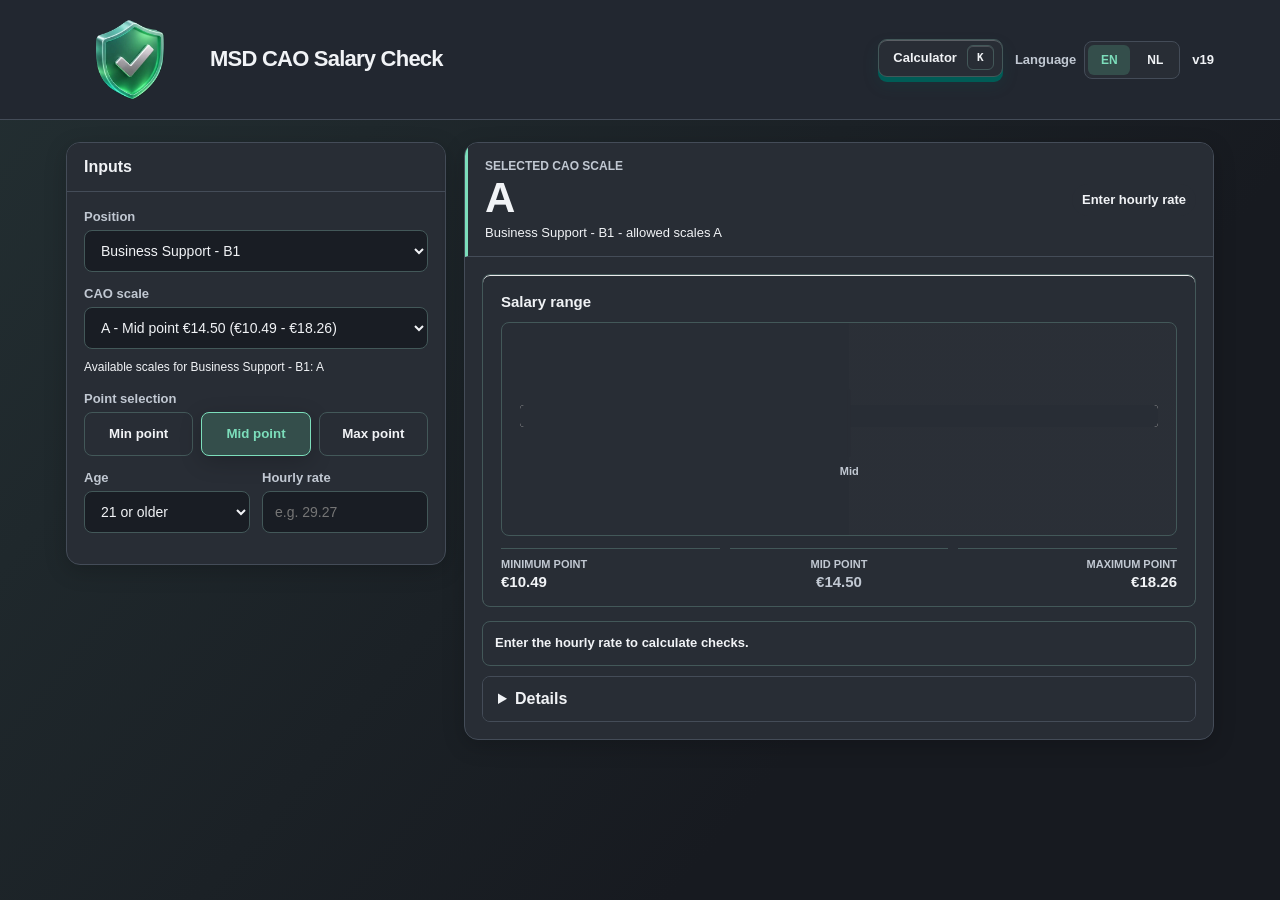
<file: modules/msd-cao-salary-check.html>
<!DOCTYPE html>
<html data-workshop-module="15" lang="en">
<head>
<meta charset="UTF-8" />
<meta name="viewport" content="width=device-width, initial-scale=1.0" />
<title>MSD CAO Salary Check v19</title>
<style>
:root{
  --page:var(--work-accent);
  --surface:#272c34;
  --surface-soft:#272c34;
  --text:#f1f3f6;
  --muted:#c1c8d2;
  --line:#444c58;
  --teal:var(--work-accent);
  --teal-soft:#272c34;
  --blue:var(--work-accent);
  --blue-soft:#272c34;
  --green:var(--work-accent);
  --green-soft:#272c34;
  --amber:var(--work-accent);
  --amber-soft:#272c34;
  --red:#b42318;
  --red-soft:#272c34;
  --shadow:0 10px 24px rgba(31,41,51,.07);
}
*{box-sizing:border-box}
[hidden]{display:none!important}
body{
  margin:0;
  font-family:Segoe UI,Roboto,Arial,sans-serif;
  background:#171a20;
  color:#f1f3f6;
}
.topbar{
  border-bottom:1px solid var(--line);
  background:#222730;
}
.topbar-inner{
  max-width:1180px;
  margin:0 auto;
  padding:18px 16px;
  display:flex;
  align-items:center;
  justify-content:space-between;
  gap:16px;
}
h1{
  margin:0;
  font-size:22px;
  line-height:1.2;
  letter-spacing:0;
}
.version{
  color:#f1f3f6;
  font-size:13px;
  font-weight:700;
}
.topbar-actions{
  display:flex;
  align-items:center;
  gap:12px;
  flex-wrap:wrap;
  justify-content:flex-end;
}
.language-switch{
  display:flex;
  align-items:center;
  gap:8px;
}
.language-switch-label{
  color:#c1c8d2;
  font-size:13px;
  font-weight:800;
}
.language-switch-buttons{
  display:flex;
  gap:4px;
  padding:3px;
  border:1px solid var(--line);
  border-radius:8px;
  background:#282d35;
}
.language-switch-buttons button{
  min-height:30px;
  min-width:42px;
  border:0;
  border-radius:6px;
  background:transparent;
  color:#f1f3f6;
  cursor:pointer;
  font:inherit;
  font-size:12px;
  font-weight:850;
}
.language-switch-buttons button.active{
  background:var(--work-selected);
  color:var(--work-accent);
}
.calculator-launch{
  position:relative;
  isolation:isolate;
  min-height:38px;
  display:inline-flex;
  align-items:center;
  gap:10px;
  padding:0 8px 0 14px;
  overflow:hidden;
  border:1px solid var(--work-line);
  border-radius:9px;
  background:#282d35;
  color:#f1f3f6;
  cursor:pointer;
  font:inherit;
  font-size:13px;
  font-weight:850;
  box-shadow:inset 0 1px 0 rgba(255,255,255,.24),0 5px 0 #005c56,0 8px 16px rgba(0,94,87,.18);
  transform:translateY(-2px);
  transition:transform .14s ease,box-shadow .14s ease,filter .14s ease;
}
.calculator-launch::before{
  content:"";
  position:absolute;
  z-index:-1;
  inset:-2px;
  background:linear-gradient(115deg,transparent 20%,rgba(255,255,255,.28) 45%,transparent 70%);
  transform:translateX(-120%);
  transition:transform .5s ease;
}
.calculator-launch:hover{
  filter:saturate(1.12) brightness(1.04);
  transform:translateY(-3px);
  box-shadow:inset 0 1px 0 rgba(255,255,255,.28),0 6px 0 #005c56,0 10px 20px rgba(0,94,87,.22);
}
.calculator-launch:hover::before{transform:translateX(120%)}
.calculator-launch:active{
  transform:translateY(2px);
  box-shadow:inset 0 1px 6px rgba(0,45,42,.22),0 1px 0 #005c56,0 4px 8px rgba(0,94,87,.16);
}
.calculator-launch-kbd{
  min-width:27px;
  height:25px;
  display:grid;
  place-items:center;
  border:1px solid var(--work-line);
  border-radius:6px;
  background:#282d35;
  box-shadow:inset 0 1px 0 rgba(255,255,255,.16);
  color:#f1f3f6;
  font-size:11px;
  line-height:1;
  letter-spacing:.3px;
}
.calculator-launch.launching{animation:calculatorLaunchRecoil .55s cubic-bezier(.2,.9,.22,1)}
.calculator-launch:focus-visible,
.calculator-panel-close:focus-visible{
  outline:3px solid rgba(0,133,124,.25);
  outline-offset:2px;
}
.calculator-overlay{
  position:fixed;
  right:14px;
  bottom:14px;
  z-index:9999;
  width:min(410px,calc(100vw - 28px));
  height:min(760px,calc(100vh - 28px));
  background:transparent;
  opacity:1;
  visibility:visible;
  transform:translateX(0);
  transition:opacity .18s ease,transform .22s ease,visibility 0s;
}
.calculator-overlay.is-closed{
  opacity:0;
  visibility:hidden;
  pointer-events:none;
  transform:translateX(calc(100% + 30px));
  transition:opacity .16s ease,transform .2s ease,visibility 0s .2s;
}
.calculator-overlay.impact-animating{
  will-change:transform,opacity,filter;
}
.calculator-panel{
  position:relative;
  z-index:2;
  width:100%;
  height:100%;
  display:flex;
  flex-direction:column;
  overflow:hidden;
  border:1px solid var(--work-line);
  border-radius:18px;
  background:#282d35;
  box-shadow:0 6px 22px rgba(0,0,0,.19);
}
.calculator-panel-head{
  min-height:50px;
  padding:7px 9px 7px 15px;
  display:flex;
  align-items:center;
  justify-content:space-between;
  gap:12px;
  border-bottom:1px solid var(--work-line);
  background:#282d35;
  color:#f1f3f6;
}
.calculator-panel-head strong{font-size:16px}
.calculator-panel-close{
  width:36px;
  height:36px;
  border:0;
  border-radius:6px;
  background:transparent;
  color:#f1f3f6;
  cursor:pointer;
  font:inherit;
  font-size:27px;
  line-height:1;
}
.calculator-panel-close:hover{background:#282d35;color:#f1f3f6}
.calculator-frame{
  width:100%;
  min-height:0;
  flex:1;
  border:0;
  background:#282d35;
}
.calculator-impact-fx{
  position:absolute;
  z-index:4;
  left:50%;
  bottom:-10px;
  width:520px;
  height:180px;
  overflow:visible;
  pointer-events:none;
  transform:translateX(-50%);
}
.impact-flash{
  position:absolute;
  left:50%;
  bottom:-14px;
  width:270px;
  height:100px;
  border-radius:50%;
  opacity:0;
  background:radial-gradient(ellipse,rgba(187,255,250,.74) 0,rgba(36,224,208,.28) 30%,transparent 70%);
  filter:blur(3px);
  transform:translateX(-50%) scale(.25);
}
.impact-wave{
  position:absolute;
  left:50%;
  bottom:7px;
  width:110px;
  height:30px;
  border:2px solid var(--work-line);
  border-radius:50%;
  opacity:0;
  box-shadow:0 6px 22px rgba(0,0,0,.19);
  transform:translateX(-50%) scale(.15);
}
.impact-wave.wave-two{
  border-color:var(--work-line);
  filter:blur(.4px);
}
.impact-ground{
  position:absolute;
  left:50%;
  bottom:12px;
  width:390px;
  height:2px;
  opacity:0;
  background:linear-gradient(90deg,transparent,rgba(68,238,225,.88),rgba(255,255,255,.82),rgba(73,169,255,.72),transparent);
  box-shadow:0 6px 22px rgba(0,0,0,.19);
  transform:translateX(-50%) scaleX(.05);
}
.impact-particle{
  position:absolute;
  left:50%;
  bottom:14px;
  width:8px;
  height:8px;
  border-radius:2px;
  opacity:0;
  background:#282d35;
  box-shadow:0 6px 22px rgba(0,0,0,.19);
}
.impact-particle:nth-of-type(3n){
  width:5px;
  height:5px;
  border-radius:50%;
  background:#282d35;
  box-shadow:0 6px 22px rgba(0,0,0,.19);
}
.impact-fracture{
  position:absolute;
  left:50%;
  bottom:12px;
  width:var(--length,100px);
  height:2px;
  opacity:0;
  background:linear-gradient(90deg,rgba(114,240,231,.76),transparent);
  transform:rotate(var(--angle,0deg)) scaleX(0);
  transform-origin:left center;
}
.calculator-overlay.impact-run-a .impact-flash{animation:calculatorImpactFlashA .62s .54s both ease-out}
.calculator-overlay.impact-run-b .impact-flash{animation:calculatorImpactFlashB .62s .54s both ease-out}
.calculator-overlay.impact-run-a .impact-wave.wave-one{animation:calculatorShockwaveA .72s .55s both cubic-bezier(.12,.72,.2,1)}
.calculator-overlay.impact-run-b .impact-wave.wave-one{animation:calculatorShockwaveB .72s .55s both cubic-bezier(.12,.72,.2,1)}
.calculator-overlay.impact-run-a .impact-wave.wave-two{animation:calculatorShockwaveA .86s .59s both cubic-bezier(.12,.72,.2,1)}
.calculator-overlay.impact-run-b .impact-wave.wave-two{animation:calculatorShockwaveB .86s .59s both cubic-bezier(.12,.72,.2,1)}
.calculator-overlay.impact-run-a .impact-ground{animation:calculatorGroundPulseA .72s .54s both ease-out}
.calculator-overlay.impact-run-b .impact-ground{animation:calculatorGroundPulseB .72s .54s both ease-out}
.calculator-overlay.impact-run-a .impact-particle{animation:calculatorParticleBurstA .78s calc(.55s + var(--delay,0ms)) both cubic-bezier(.14,.64,.28,1)}
.calculator-overlay.impact-run-b .impact-particle{animation:calculatorParticleBurstB .78s calc(.55s + var(--delay,0ms)) both cubic-bezier(.14,.64,.28,1)}
.calculator-overlay.impact-run-a .impact-fracture{animation:calculatorFractureA .72s calc(.56s + var(--delay,0ms)) both ease-out}
.calculator-overlay.impact-run-b .impact-fracture{animation:calculatorFractureB .72s calc(.56s + var(--delay,0ms)) both ease-out}
@keyframes calculatorImpactFlashA{
  0%{opacity:0;transform:translateX(-50%) scale(.15)}
  18%{opacity:1}
  100%{opacity:0;transform:translateX(-50%) scale(1.8)}
}
@keyframes calculatorImpactFlashB{
  0%{opacity:0;transform:translateX(-50%) scale(.15)}
  18%{opacity:1}
  100%{opacity:0;transform:translateX(-50%) scale(1.8)}
}
@keyframes calculatorShockwaveA{
  0%{opacity:0;transform:translateX(-50%) scale(.12)}
  16%{opacity:.9}
  100%{opacity:0;transform:translateX(-50%) scale(4.7)}
}
@keyframes calculatorShockwaveB{
  0%{opacity:0;transform:translateX(-50%) scale(.12)}
  16%{opacity:.9}
  100%{opacity:0;transform:translateX(-50%) scale(4.7)}
}
@keyframes calculatorGroundPulseA{
  0%{opacity:0;transform:translateX(-50%) scaleX(.05)}
  22%{opacity:1}
  100%{opacity:0;transform:translateX(-50%) scaleX(1.25)}
}
@keyframes calculatorGroundPulseB{
  0%{opacity:0;transform:translateX(-50%) scaleX(.05)}
  22%{opacity:1}
  100%{opacity:0;transform:translateX(-50%) scaleX(1.25)}
}
@keyframes calculatorParticleBurstA{
  0%{opacity:0;transform:translate3d(0,0,0) rotate(0) scale(.3)}
  18%{opacity:1}
  100%{opacity:0;transform:translate3d(var(--x),var(--y),0) rotate(var(--rotation,120deg)) scale(.08)}
}
@keyframes calculatorParticleBurstB{
  0%{opacity:0;transform:translate3d(0,0,0) rotate(0) scale(.3)}
  18%{opacity:1}
  100%{opacity:0;transform:translate3d(var(--x),var(--y),0) rotate(var(--rotation,120deg)) scale(.08)}
}
@keyframes calculatorFractureA{
  0%{opacity:0;transform:rotate(var(--angle,0deg)) scaleX(0)}
  24%{opacity:.86}
  100%{opacity:0;transform:rotate(var(--angle,0deg)) scaleX(1)}
}
@keyframes calculatorFractureB{
  0%{opacity:0;transform:rotate(var(--angle,0deg)) scaleX(0)}
  24%{opacity:.86}
  100%{opacity:0;transform:rotate(var(--angle,0deg)) scaleX(1)}
}
@keyframes calculatorLaunchRecoil{
  0%,100%{transform:translateY(-2px) scale(1)}
  24%{transform:translateY(2px) scale(.96)}
  48%{transform:translateY(-5px) scale(1.035)}
  72%{transform:translateY(-1px) scale(.995)}
}
body.calculator-impact-manual .topbar-inner,
body.calculator-impact-manual main{
  transform:translate3d(var(--calculator-impact-x,0),var(--calculator-impact-y,0),0);
  will-change:transform;
}
@media(max-width:640px){
  .calculator-overlay{
    right:8px;
    bottom:8px;
    width:calc(100vw - 16px);
    height:min(68vh,620px);
  }
}
@media(prefers-reduced-motion:reduce){
  .calculator-overlay,.calculator-launch{transition:none}
  .calculator-overlay.impact-animating,
  .calculator-overlay.impact-animating .calculator-panel,
  .calculator-overlay.impact-animating .calculator-impact-fx *{animation:none!important}
}
main{
  max-width:1180px;
  margin:22px auto 36px;
  padding:0 16px;
  transition:max-width .22s ease,margin .22s ease;
}
@media(min-width:1200px){
  body.calculator-open main{
    max-width:min(1180px,calc(100vw - 438px));
    margin-right:438px;
  }
}
.layout{
  display:grid;
  grid-template-columns:minmax(300px,380px) minmax(0,1fr);
  gap:18px;
  align-items:start;
}
@media(max-width:900px){
  .layout{grid-template-columns:1fr}
}
.panel{
  background:#282d35;
  border:1px solid var(--line);
  border-radius:8px;
  box-shadow:0 6px 22px rgba(0,0,0,.19);
  overflow:hidden;
}
.panel-head{
  padding:15px 17px;
  border-bottom:1px solid var(--line);
  background:#282d35;
  font-size:16px;
  font-weight:800;
}
.panel-body{
  padding:17px;
}
.field{
  margin-bottom:14px;
}
.field label{
  display:block;
  margin-bottom:6px;
  color:#c1c8d2;
  font-size:13px;
  font-weight:750;
}
input,select,textarea{
  width:100%;
  min-height:42px;
  padding:10px 12px;
  border:1px solid var(--work-line);
  border-radius:8px;
  background:#191d24;
  color:#f1f3f6;
  font:inherit;
  font-size:14px;
}
textarea{
  min-height:174px;
  resize:vertical;
  line-height:1.45;
  font-family:Consolas,Menlo,monospace;
  font-size:12px;
}
input:focus,select:focus,textarea:focus{
  outline:3px solid rgba(0,133,124,.16);
  border-color:var(--teal);
}
.inline{
  display:grid;
  grid-template-columns:1fr 1fr;
  gap:12px;
}
@media(max-width:540px){
  .inline{grid-template-columns:1fr}
}
.segments{
  display:grid;
  grid-template-columns:repeat(3,1fr);
  gap:8px;
}
.segment{
  min-height:44px;
  border:1px solid var(--work-line);
  border-radius:8px;
  background:#282d35;
  color:#f1f3f6;
  cursor:pointer;
  font-weight:800;
}
.segment.active{
  border-color:var(--teal);
  background:var(--work-selected);
  color:var(--work-accent);
  box-shadow:0 6px 22px rgba(0,0,0,.19);
}
.actions{
  display:flex;
  flex-wrap:wrap;
  gap:9px;
  margin-top:16px;
}
.btn{
  min-height:40px;
  border:0;
  border-radius:8px;
  padding:10px 13px;
  font:inherit;
  font-weight:800;
  cursor:pointer;
}
.btn.primary{background:var(--work-selected);color:#f1f3f6}
.btn.secondary{background:#282d35;color:#f1f3f6}
.btn.ghost{background:#282d35;border:1px solid var(--work-line);color:#f1f3f6}
.result-strip{
  display:flex;
  align-items:center;
  justify-content:space-between;
  gap:14px;
  padding:16px 17px;
  border-bottom:1px solid var(--line);
  background:#282d35;
}
@media(max-width:620px){
  .result-strip{align-items:flex-start;flex-direction:column}
}
.scale-block small{
  display:block;
  color:#c1c8d2;
  font-size:12px;
  font-weight:850;
  text-transform:uppercase;
}
.scale-block strong{
  display:block;
  margin-top:4px;
  font-size:42px;
  line-height:1;
  color:#f1f3f6;
}
.path-text{
  margin-top:6px;
  color:#f1f3f6;
  font-size:13px;
}
.status{
  display:inline-flex;
  align-items:center;
  min-height:32px;
  padding:7px 10px;
  border-radius:999px;
  font-size:13px;
  font-weight:850;
  background:#282d35;
  color:#f1f3f6;
  white-space:nowrap;
}
.status.ok{background:#282d35;color:#f1f3f6}
.status.warn{background:#493b28;color:#f2d49b}
.status.stop{background:#282d35;color:#f1f3f6}
.summary-grid{
  display:grid;
  grid-template-columns:repeat(4,1fr);
  gap:10px;
}
@media(max-width:960px){
  .summary-grid{grid-template-columns:repeat(2,1fr)}
}
@media(max-width:560px){
  .summary-grid{grid-template-columns:1fr}
}
.metric{
  border:1px solid var(--line);
  border-radius:8px;
  padding:12px;
  background:#282d35;
  min-height:84px;
}
.metric small{
  display:block;
  color:#c1c8d2;
  font-size:11px;
  font-weight:850;
  text-transform:uppercase;
}
.metric strong{
  display:block;
  margin-top:6px;
  color:#f1f3f6;
  font-size:20px;
}
.metric span{
  display:block;
  margin-top:4px;
  color:#f1f3f6;
  font-size:12px;
}
.point-grid{
  display:none;
  grid-template-columns:repeat(3,1fr);
  gap:0;
  margin:0 0 14px;
  border:1px solid var(--line);
  border-radius:8px;
  overflow:hidden;
  background:#282d35;
}
@media(max-width:760px){
  .point-grid{grid-template-columns:1fr}
  .point-card{
    border-right:0;
    border-bottom:1px solid var(--line);
  }
  .point-card:last-child{border-bottom:0}
}
.point-card{
  border:0;
  border-right:1px solid var(--line);
  border-radius:0;
  padding:12px 14px;
  background:#282d35;
}
.point-card:last-child{border-right:0}
.point-card.mid{
  border-color:var(--line);
  background:#282d35;
}
.point-card small{
  display:block;
  color:#c1c8d2;
  font-size:11px;
  font-weight:850;
  text-transform:uppercase;
}
.point-card strong{
  display:block;
  margin-top:6px;
  color:#f1f3f6;
  font-size:22px;
}
.point-card span{
  display:none;
  margin-top:4px;
  color:#f1f3f6;
  font-size:12px;
}
.range-line{
  margin-top:14px;
  border:1px solid var(--line);
  border-radius:8px;
  padding:13px;
  background:#282d35;
}
.range-top{
  display:flex;
  justify-content:space-between;
  gap:10px;
  color:#f1f3f6;
  font-size:13px;
  font-weight:800;
  margin-bottom:10px;
}
.track{
  position:relative;
  height:12px;
  border-radius:999px;
  background:#e7edf4;
  overflow:hidden;
}
.track-fill{
  height:100%;
  width:0;
  background:linear-gradient(90deg,var(--blue),var(--teal));
  transition:width .2s ease;
}
.message{
  margin-top:14px;
  border-radius:8px;
  padding:12px;
  font-size:13px;
  line-height:1.45;
  font-weight:700;
  background:#282d35;
  color:#f1f3f6;
  border:1px solid var(--work-line);
}
.message.ok{background:#282d35;color:#f1f3f6;border-color:var(--work-line)}
.message.warn{background:#493b28;color:#f2d49b;border-color:var(--work-line)}
.message.stop{background:#282d35;color:#f1f3f6;border-color:var(--work-line)}
.visual-panel{
  margin-bottom:14px;
  border:1px solid var(--work-line);
  border-radius:8px;
  padding:18px 18px 16px;
  background:#282d35;
  box-shadow:inset 0 1px 0 rgba(255,255,255,.9);
}
.visual-head{
  display:flex;
  justify-content:space-between;
  align-items:flex-start;
  gap:12px;
  margin-bottom:12px;
}
.visual-title{
  color:#f1f3f6;
  font-size:15px;
  font-weight:850;
}
.visual-value{display:none}
.range-map{
  --mid-pos:50%;
  --rate-pos:50%;
  --excess-start:50%;
  --excess-width:0%;
  position:relative;
}
.range-alert,
.range-ok-notice{
  display:block;
  margin:0 0 10px;
  border-radius:8px;
  padding:10px 12px;
  box-shadow:none;
}
.range-alert{
  border:1px solid var(--work-line);
  border-left:4px solid var(--work-line);
  background:#282d35;
  color:#f1f3f6;
}
.range-ok-notice{
  border:1px solid var(--work-line);
  border-left:4px solid var(--work-line);
  background:#282d35;
  color:#f1f3f6;
}
.range-alert[hidden],
.range-ok-notice[hidden],
.rate-pin[hidden],
.rate-beam[hidden]{
  display:none;
}
.range-alert-copy strong,
.range-ok-copy strong{
  display:block;
  font-size:14px;
  line-height:1.25;
  font-weight:850;
}
.range-board{
  position:relative;
  min-height:214px;
  border:1px solid var(--work-line);
  border-radius:8px;
  overflow:hidden;
  padding:18px;
  background:#282d35;
  box-shadow:none;
}
.range-board::before{
  content:"";
  position:absolute;
  inset:0;
  background:
    linear-gradient(90deg,transparent 0,transparent calc(var(--mid-pos,50%) - 1px),rgba(96,94,92,.045) calc(var(--mid-pos,50%) - 1px),rgba(96,94,92,.045) 100%);
  opacity:1;
}
.range-map.range-ok .range-board::before{
  background:#282d35);
}
.range-map.mid-exceeded .range-board::before{
  background:
    linear-gradient(90deg,transparent 0,transparent calc(var(--mid-pos,50%) - 1px),rgba(209,52,56,.08) calc(var(--mid-pos,50%) - 1px),rgba(209,52,56,.08) 100%);
}
.range-board-top,
.range-corridor{
  position:relative;
  z-index:1;
}
.range-board-top{
  display:none;
  justify-content:space-between;
  gap:14px;
  align-items:flex-start;
}
.range-threshold-copy span,
.range-board-status span{
  display:block;
  color:#f1f3f6;
  font-size:11px;
  font-weight:850;
  letter-spacing:.03em;
  text-transform:uppercase;
}
.range-threshold-copy strong{
  display:block;
  margin-top:4px;
  color:#f1f3f6;
  font-size:20px;
  line-height:1;
}
.range-board-status{
  min-width:160px;
  text-align:right;
}
.range-board-status strong{
  display:block;
  margin-top:4px;
  color:#f1f3f6;
  font-size:20px;
  line-height:1.1;
}
.range-map.range-ok .range-board-status strong{
  color:#f1f3f6;
}
.range-map.mid-exceeded .range-board-status strong{
  color:#f1f3f6;
}
.range-corridor{
  height:118px;
  margin-top:18px;
  padding:46px 0 0;
}
.range-rail{
  position:relative;
  height:22px;
  border-radius:4px;
  overflow:hidden;
  background:#282d35;
  box-shadow:inset 0 0 0 1px #d2d0ce;
}
.range-rail-safe{
  position:absolute;
  inset:0 auto 0 0;
  width:var(--mid-pos,50%);
  border-radius:4px 0 0 4px;
  background:#282d35;
  border-right:1px solid var(--work-line);
}
.range-rail-risk{
  position:absolute;
  inset:0 0 0 var(--mid-pos,50%);
  border-radius:0 4px 4px 0;
  background:#282d35;
  border-left:1px solid var(--work-line);
  opacity:1;
}
.range-map.range-ok .range-rail-safe{
  background:#282d35;
  border-right:1px solid var(--work-line);
}
.range-map.mid-exceeded .range-rail-risk{
  background:#282d35;
}
.range-excess{
  position:absolute;
  left:var(--excess-start,50%);
  top:0;
  width:var(--excess-width,0%);
  height:22px;
  border-radius:0 4px 4px 0;
  background:#282d35;
  box-shadow:none;
  opacity:0;
  transform-origin:left center;
}
.range-map.mid-exceeded .range-excess{
  opacity:1;
  animation:excessReveal .28s ease-out;
}
.range-mid-gate{
  position:absolute;
  left:var(--mid-pos,50%);
  top:30px;
  bottom:20px;
  width:0;
  transform:translateX(-50%);
  z-index:5;
}
.range-mid-gate::before{
  content:"";
  position:absolute;
  left:50%;
  top:0;
  bottom:0;
  width:3px;
  transform:translateX(-50%);
  border-radius:2px;
  background:#282d35;
  box-shadow:none;
}
.range-map.range-ok .range-mid-gate::before{
  background:#282d35;
}
.range-map.mid-exceeded .range-mid-gate::before{
  background:#282d35;
}
.range-mid-gate::after{
  display:none;
}
.mid-gate-label{
  position:absolute;
  left:50%;
  bottom:-20px;
  transform:translateX(-50%);
  min-width:92px;
  text-align:center;
  color:#c1c8d2;
  font-size:11px;
  font-weight:850;
  white-space:nowrap;
}
.range-map.range-ok .mid-gate-label{
  color:#c1c8d2;
}
.range-map.mid-exceeded .mid-gate-label{
  color:#c1c8d2;
}
.rate-beam{
  position:absolute;
  left:var(--rate-pos,50%);
  top:24px;
  bottom:20px;
  width:2px;
  transform:translateX(-50%);
  background:#282d35;
  box-shadow:none;
  z-index:4;
}
.range-map.mid-exceeded .rate-beam{
  background:#282d35;
}
.range-map.range-ok .rate-beam{
  background:#282d35;
}
.rate-pin{
  position:absolute;
  left:var(--rate-pos,50%);
  top:4px;
  transform:translateX(var(--pin-shift,-50%));
  z-index:7;
  transition:left .24s ease-out;
}
.pin-card{
  min-width:104px;
  border:1px solid var(--work-line);
  border-radius:4px;
  padding:7px 9px;
  background:#282d35;
  box-shadow:0 6px 22px rgba(0,0,0,.19);
}
.pin-card span{
  display:block;
  color:#f1f3f6;
  font-size:10px;
  font-weight:850;
  letter-spacing:.03em;
  text-transform:uppercase;
}
.pin-card strong{
  display:block;
  margin-top:2px;
  color:#f1f3f6;
  font-size:17px;
  line-height:1;
}
.pin-card em{
  display:none;
  margin-top:4px;
  color:#f1f3f6;
  font-size:11px;
  font-style:normal;
  font-weight:800;
}
.rate-pin.stop .pin-card{
  border-color:var(--work-line);
  background:#282d35;
  box-shadow:0 6px 22px rgba(0,0,0,.19);
}
.rate-pin.ok .pin-card{
  border-color:var(--work-line);
  background:#282d35;
  box-shadow:0 6px 22px rgba(0,0,0,.19);
}
.rate-pin.stop .pin-card span,
.rate-pin.stop .pin-card strong{
  color:#f1f3f6;
}
.rate-pin.ok .pin-card span,
.rate-pin.ok .pin-card strong{
  color:#f1f3f6;
}
.rate-pin.stop .pin-card em{
  display:block;
}
.range-scale{
  display:grid;
  grid-template-columns:repeat(3,1fr);
  gap:10px;
  margin-top:12px;
}
.range-scale span{
  min-width:0;
  border:0;
  border-top:1px solid var(--work-line);
  border-radius:0;
  padding:9px 0 0;
  background:transparent;
}
.range-scale small{
  display:block;
  color:#c1c8d2;
  font-size:11px;
  font-weight:850;
  text-transform:uppercase;
}
.range-scale strong{
  display:block;
  margin-top:3px;
  color:#f1f3f6;
  font-size:15px;
  white-space:nowrap;
}
.range-scale .mid-scale{
  border-color:var(--work-line);
  background:transparent;
  text-align:center;
}
.range-scale span:last-child{
  text-align:right;
}
.range-scale .mid-scale small,
.range-scale .mid-scale strong{
  color:#c1c8d2;
}
.range-map.range-ok .range-scale .mid-scale small,
.range-map.range-ok .range-scale .mid-scale strong{
  color:#c1c8d2;
}
.range-map.mid-exceeded .range-scale .mid-scale small,
.range-map.mid-exceeded .range-scale .mid-scale strong{
  color:#c1c8d2;
}
@media(max-width:620px){
  .range-alert,
  .range-ok-notice{
    padding:10px;
  }
  .range-alert-copy strong,
  .range-ok-copy strong{
    font-size:13px;
  }
  .mid-gate-label{
    font-size:10px;
  }
  .range-board{
    min-height:214px;
    padding:14px 12px;
  }
  .range-board-top{
    display:none;
  }
  .range-board-status{
    margin-top:9px;
    min-width:0;
    text-align:left;
  }
  .range-corridor{
    height:112px;
    margin-top:10px;
    padding:44px 0 0;
  }
  .pin-card{
    min-width:88px;
    padding:7px 8px;
  }
  .pin-card strong{
    font-size:16px;
  }
  .range-scale{
    grid-template-columns:1fr;
    gap:7px;
  }
  .range-scale span{
    display:flex;
    justify-content:space-between;
    align-items:center;
    gap:10px;
  }
  .range-scale strong{
    margin-top:0;
  }
}
@keyframes warningReveal{
  from{opacity:0;transform:translateY(-8px) scale(.985)}
  to{opacity:1;transform:translateY(0) scale(1)}
}
@keyframes excessReveal{
  from{transform:scaleX(.08);opacity:.25}
  to{transform:scaleX(1);opacity:.95}
}
@media(prefers-reduced-motion:reduce){
  .range-alert,
  .range-ok-notice,
  .range-map.mid-exceeded .range-excess,
  .range-map.mid-exceeded .range-mid-gate::before,
  .range-map.mid-exceeded .range-mid-gate::after{
    animation:none;
  }
  .rate-pin{
    transition:none;
  }
}
.check-grid{
  display:grid;
  grid-template-columns:repeat(3,1fr);
  gap:10px;
  margin-bottom:0;
}
@media(max-width:760px){
  .check-grid{grid-template-columns:1fr}
}
.check-card{
  border:1px solid var(--line);
  border-radius:8px;
  padding:12px;
  background:#282d35;
  min-height:92px;
}
.check-card.ok{border-color:var(--work-line);background:#282d35}
.check-card.warn{border-color:var(--work-line);background:#493b28}
.check-card.stop{border-color:var(--work-line);background:#282d35}
.check-card small{
  display:block;
  color:#c1c8d2;
  font-size:11px;
  font-weight:850;
  text-transform:uppercase;
}
.check-card strong{
  display:block;
  margin-top:7px;
  color:#f1f3f6;
  font-size:18px;
}
.check-card span{
  display:block;
  margin-top:5px;
  color:#f1f3f6;
  font-size:12px;
  line-height:1.35;
}
.midpoint-alert{
  margin:0 0 14px;
  border:2px solid var(--red);
  border-radius:8px;
  padding:16px;
  background:#282d35;
  color:#f1f3f6;
  font-size:24px;
  line-height:1.2;
  font-weight:900;
  text-align:center;
}
.secondary-field{
  display:none;
}
.main-actions{
  margin:12px 0 0;
}
.midpoint-alert span{
  display:block;
  margin-top:6px;
  font-size:13px;
  font-weight:750;
}
details{
  margin-top:10px;
  border:1px solid var(--line);
  border-radius:8px;
  background:#282d35;
  overflow:hidden;
}
summary{
  cursor:pointer;
  padding:13px 15px;
  background:#282d35;
  font-weight:850;
}
.details-body{
  padding:14px 15px 15px;
  border-top:1px solid var(--line);
}
.scenario-grid{
  display:grid;
  grid-template-columns:repeat(3,1fr);
  gap:10px;
}
@media(max-width:760px){
  .scenario-grid{grid-template-columns:1fr}
}
.scenario{
  border:1px solid var(--line);
  border-radius:8px;
  padding:12px;
  background:#282d35;
}
.scenario.active{
  border-color:var(--work-line);
  background:var(--work-selected);
}
.scenario-name{
  color:#f1f3f6;
  font-size:13px;
  font-weight:850;
}
.scenario-scale{
  margin-top:5px;
  color:#f1f3f6;
  font-size:26px;
  font-weight:900;
}
.scenario-sub{
  margin-top:3px;
  color:#c1c8d2;
  font-size:12px;
}
.scenario-points{
  margin-top:7px;
  color:#f1f3f6;
  font-size:12px;
  line-height:1.45;
}
.scenario-status{
  display:inline-flex;
  margin-top:9px;
  border-radius:999px;
  padding:5px 8px;
  font-size:12px;
  font-weight:850;
  background:#282d35;
  color:#f1f3f6;
}
.scenario-status.ok{background:#282d35;color:#f1f3f6}
.scenario-status.warn{background:#493b28;color:#f2d49b}
.scenario-status.stop{background:#282d35;color:#f1f3f6}
.table-wrap{
  overflow:auto;
  border:1px solid var(--line);
  border-radius:8px;
}
table{
  width:100%;
  border-collapse:collapse;
  background:#282d35;
  font-size:13px;
}
th{
  padding:10px;
  background:#222730;
  color:#f1f3f6;
  text-align:left;
  white-space:nowrap;
  border-bottom:1px solid var(--line);
}
td{
  padding:10px;
  border-top:1px solid var(--line);
  white-space:nowrap;
}
tr.selected td{
  background:var(--work-selected);
  color:var(--work-accent);
  font-weight:850;
}
.note{
  margin:10px 0 0;
  color:#f1f3f6;
  font-size:12px;
  line-height:1.45;
}
@media print{
  .topbar,.input-panel,.actions,summary,.calculator-overlay{display:none!important}
  body{background:#171a20}
  main{max-width:none;margin:0}
  .layout{display:block}
  .panel{border:0;box-shadow:none}
  details{border:0}
  .details-body{border:0;padding:0}
}
</style><style media="print">
:root{
  --page:#f7f8fa;
  --surface:#ffffff;
  --surface-soft:#fbfcfd;
  --text:#1f2933;
  --muted:#667085;
  --line:#d8dee7;
  --teal:#00857c;
  --teal-soft:#e6f4f2;
  --blue:#2f5f8f;
  --blue-soft:#eef5fb;
  --green:#087443;
  --green-soft:#ecfdf3;
  --amber:#b54708;
  --amber-soft:#fff7ed;
  --red:#b42318;
  --red-soft:#fff1f0;
  --shadow:0 10px 24px rgba(31,41,51,.07);
}
*{box-sizing:border-box}
[hidden]{display:none!important}
body{
  margin:0;
  font-family:Segoe UI,Roboto,Arial,sans-serif;
  background:var(--page);
  color:var(--text);
}
.topbar{
  border-bottom:1px solid var(--line);
  background:var(--surface);
}
.topbar-inner{
  max-width:1180px;
  margin:0 auto;
  padding:18px 16px;
  display:flex;
  align-items:center;
  justify-content:space-between;
  gap:16px;
}
h1{
  margin:0;
  font-size:22px;
  line-height:1.2;
  letter-spacing:0;
}
.version{
  color:var(--muted);
  font-size:13px;
  font-weight:700;
}
.topbar-actions{
  display:flex;
  align-items:center;
  gap:12px;
  flex-wrap:wrap;
  justify-content:flex-end;
}
.language-switch{
  display:flex;
  align-items:center;
  gap:8px;
}
.language-switch-label{
  color:var(--muted);
  font-size:13px;
  font-weight:800;
}
.language-switch-buttons{
  display:flex;
  gap:4px;
  padding:3px;
  border:1px solid var(--line);
  border-radius:8px;
  background:#fff;
}
.language-switch-buttons button{
  min-height:30px;
  min-width:42px;
  border:0;
  border-radius:6px;
  background:transparent;
  color:var(--muted);
  cursor:pointer;
  font:inherit;
  font-size:12px;
  font-weight:850;
}
.language-switch-buttons button.active{
  background:var(--teal);
  color:#fff;
}
.calculator-launch{
  position:relative;
  isolation:isolate;
  min-height:38px;
  display:inline-flex;
  align-items:center;
  gap:10px;
  padding:0 8px 0 14px;
  overflow:hidden;
  border:1px solid #00776f;
  border-radius:9px;
  background:linear-gradient(145deg,#00988e,#007970);
  color:#fff;
  cursor:pointer;
  font:inherit;
  font-size:13px;
  font-weight:850;
  box-shadow:inset 0 1px 0 rgba(255,255,255,.24),0 5px 0 #005c56,0 8px 16px rgba(0,94,87,.18);
  transform:translateY(-2px);
  transition:transform .14s ease,box-shadow .14s ease,filter .14s ease;
}
.calculator-launch::before{
  content:"";
  position:absolute;
  z-index:-1;
  inset:-2px;
  background:linear-gradient(115deg,transparent 20%,rgba(255,255,255,.28) 45%,transparent 70%);
  transform:translateX(-120%);
  transition:transform .5s ease;
}
.calculator-launch:hover{
  filter:saturate(1.12) brightness(1.04);
  transform:translateY(-3px);
  box-shadow:inset 0 1px 0 rgba(255,255,255,.28),0 6px 0 #005c56,0 10px 20px rgba(0,94,87,.22);
}
.calculator-launch:hover::before{transform:translateX(120%)}
.calculator-launch:active{
  transform:translateY(2px);
  box-shadow:inset 0 1px 6px rgba(0,45,42,.22),0 1px 0 #005c56,0 4px 8px rgba(0,94,87,.16);
}
.calculator-launch-kbd{
  min-width:27px;
  height:25px;
  display:grid;
  place-items:center;
  border:1px solid rgba(255,255,255,.34);
  border-radius:6px;
  background:rgba(1,52,49,.28);
  box-shadow:inset 0 1px 0 rgba(255,255,255,.16);
  color:#e8fffd;
  font-size:11px;
  line-height:1;
  letter-spacing:.3px;
}
.calculator-launch.launching{animation:calculatorLaunchRecoil .55s cubic-bezier(.2,.9,.22,1)}
.calculator-launch:focus-visible,
.calculator-panel-close:focus-visible{
  outline:3px solid rgba(0,133,124,.25);
  outline-offset:2px;
}
.calculator-overlay{
  position:fixed;
  right:14px;
  bottom:14px;
  z-index:9999;
  width:min(410px,calc(100vw - 28px));
  height:min(760px,calc(100vh - 28px));
  background:transparent;
  opacity:1;
  visibility:visible;
  transform:translateX(0);
  transition:opacity .18s ease,transform .22s ease,visibility 0s;
}
.calculator-overlay.is-closed{
  opacity:0;
  visibility:hidden;
  pointer-events:none;
  transform:translateX(calc(100% + 30px));
  transition:opacity .16s ease,transform .2s ease,visibility 0s .2s;
}
.calculator-overlay.impact-animating{
  will-change:transform,opacity,filter;
}
.calculator-panel{
  position:relative;
  z-index:2;
  width:100%;
  height:100%;
  display:flex;
  flex-direction:column;
  overflow:hidden;
  border:1px solid rgba(125,211,238,.24);
  border-radius:18px;
  background:#06101c;
  box-shadow:0 24px 72px rgba(15,23,42,.34),0 0 22px rgba(36,224,208,.08);
}
.calculator-panel-head{
  min-height:50px;
  padding:7px 9px 7px 15px;
  display:flex;
  align-items:center;
  justify-content:space-between;
  gap:12px;
  border-bottom:1px solid rgba(125,211,238,.2);
  background:linear-gradient(135deg,#0b1726,#0a2033);
  color:#edf8ff;
}
.calculator-panel-head strong{font-size:16px}
.calculator-panel-close{
  width:36px;
  height:36px;
  border:0;
  border-radius:6px;
  background:transparent;
  color:#9cb5c8;
  cursor:pointer;
  font:inherit;
  font-size:27px;
  line-height:1;
}
.calculator-panel-close:hover{background:rgba(95,197,224,.12);color:#fff}
.calculator-frame{
  width:100%;
  min-height:0;
  flex:1;
  border:0;
  background:#06101c;
}
.calculator-impact-fx{
  position:absolute;
  z-index:4;
  left:50%;
  bottom:-10px;
  width:520px;
  height:180px;
  overflow:visible;
  pointer-events:none;
  transform:translateX(-50%);
}
.impact-flash{
  position:absolute;
  left:50%;
  bottom:-14px;
  width:270px;
  height:100px;
  border-radius:50%;
  opacity:0;
  background:radial-gradient(ellipse,rgba(187,255,250,.74) 0,rgba(36,224,208,.28) 30%,transparent 70%);
  filter:blur(3px);
  transform:translateX(-50%) scale(.25);
}
.impact-wave{
  position:absolute;
  left:50%;
  bottom:7px;
  width:110px;
  height:30px;
  border:2px solid rgba(70,238,226,.82);
  border-radius:50%;
  opacity:0;
  box-shadow:0 0 18px rgba(36,224,208,.28);
  transform:translateX(-50%) scale(.15);
}
.impact-wave.wave-two{
  border-color:rgba(76,169,255,.55);
  filter:blur(.4px);
}
.impact-ground{
  position:absolute;
  left:50%;
  bottom:12px;
  width:390px;
  height:2px;
  opacity:0;
  background:linear-gradient(90deg,transparent,rgba(68,238,225,.88),rgba(255,255,255,.82),rgba(73,169,255,.72),transparent);
  box-shadow:0 0 16px rgba(36,224,208,.55);
  transform:translateX(-50%) scaleX(.05);
}
.impact-particle{
  position:absolute;
  left:50%;
  bottom:14px;
  width:8px;
  height:8px;
  border-radius:2px;
  opacity:0;
  background:#8ff9ef;
  box-shadow:0 0 12px rgba(67,236,222,.78);
}
.impact-particle:nth-of-type(3n){
  width:5px;
  height:5px;
  border-radius:50%;
  background:#77bfff;
  box-shadow:0 0 10px rgba(80,171,255,.72);
}
.impact-fracture{
  position:absolute;
  left:50%;
  bottom:12px;
  width:var(--length,100px);
  height:2px;
  opacity:0;
  background:linear-gradient(90deg,rgba(114,240,231,.76),transparent);
  transform:rotate(var(--angle,0deg)) scaleX(0);
  transform-origin:left center;
}
.calculator-overlay.impact-run-a .impact-flash{animation:calculatorImpactFlashA .62s .54s both ease-out}
.calculator-overlay.impact-run-b .impact-flash{animation:calculatorImpactFlashB .62s .54s both ease-out}
.calculator-overlay.impact-run-a .impact-wave.wave-one{animation:calculatorShockwaveA .72s .55s both cubic-bezier(.12,.72,.2,1)}
.calculator-overlay.impact-run-b .impact-wave.wave-one{animation:calculatorShockwaveB .72s .55s both cubic-bezier(.12,.72,.2,1)}
.calculator-overlay.impact-run-a .impact-wave.wave-two{animation:calculatorShockwaveA .86s .59s both cubic-bezier(.12,.72,.2,1)}
.calculator-overlay.impact-run-b .impact-wave.wave-two{animation:calculatorShockwaveB .86s .59s both cubic-bezier(.12,.72,.2,1)}
.calculator-overlay.impact-run-a .impact-ground{animation:calculatorGroundPulseA .72s .54s both ease-out}
.calculator-overlay.impact-run-b .impact-ground{animation:calculatorGroundPulseB .72s .54s both ease-out}
.calculator-overlay.impact-run-a .impact-particle{animation:calculatorParticleBurstA .78s calc(.55s + var(--delay,0ms)) both cubic-bezier(.14,.64,.28,1)}
.calculator-overlay.impact-run-b .impact-particle{animation:calculatorParticleBurstB .78s calc(.55s + var(--delay,0ms)) both cubic-bezier(.14,.64,.28,1)}
.calculator-overlay.impact-run-a .impact-fracture{animation:calculatorFractureA .72s calc(.56s + var(--delay,0ms)) both ease-out}
.calculator-overlay.impact-run-b .impact-fracture{animation:calculatorFractureB .72s calc(.56s + var(--delay,0ms)) both ease-out}
@keyframes calculatorImpactFlashA{
  0%{opacity:0;transform:translateX(-50%) scale(.15)}
  18%{opacity:1}
  100%{opacity:0;transform:translateX(-50%) scale(1.8)}
}
@keyframes calculatorImpactFlashB{
  0%{opacity:0;transform:translateX(-50%) scale(.15)}
  18%{opacity:1}
  100%{opacity:0;transform:translateX(-50%) scale(1.8)}
}
@keyframes calculatorShockwaveA{
  0%{opacity:0;transform:translateX(-50%) scale(.12)}
  16%{opacity:.9}
  100%{opacity:0;transform:translateX(-50%) scale(4.7)}
}
@keyframes calculatorShockwaveB{
  0%{opacity:0;transform:translateX(-50%) scale(.12)}
  16%{opacity:.9}
  100%{opacity:0;transform:translateX(-50%) scale(4.7)}
}
@keyframes calculatorGroundPulseA{
  0%{opacity:0;transform:translateX(-50%) scaleX(.05)}
  22%{opacity:1}
  100%{opacity:0;transform:translateX(-50%) scaleX(1.25)}
}
@keyframes calculatorGroundPulseB{
  0%{opacity:0;transform:translateX(-50%) scaleX(.05)}
  22%{opacity:1}
  100%{opacity:0;transform:translateX(-50%) scaleX(1.25)}
}
@keyframes calculatorParticleBurstA{
  0%{opacity:0;transform:translate3d(0,0,0) rotate(0) scale(.3)}
  18%{opacity:1}
  100%{opacity:0;transform:translate3d(var(--x),var(--y),0) rotate(var(--rotation,120deg)) scale(.08)}
}
@keyframes calculatorParticleBurstB{
  0%{opacity:0;transform:translate3d(0,0,0) rotate(0) scale(.3)}
  18%{opacity:1}
  100%{opacity:0;transform:translate3d(var(--x),var(--y),0) rotate(var(--rotation,120deg)) scale(.08)}
}
@keyframes calculatorFractureA{
  0%{opacity:0;transform:rotate(var(--angle,0deg)) scaleX(0)}
  24%{opacity:.86}
  100%{opacity:0;transform:rotate(var(--angle,0deg)) scaleX(1)}
}
@keyframes calculatorFractureB{
  0%{opacity:0;transform:rotate(var(--angle,0deg)) scaleX(0)}
  24%{opacity:.86}
  100%{opacity:0;transform:rotate(var(--angle,0deg)) scaleX(1)}
}
@keyframes calculatorLaunchRecoil{
  0%,100%{transform:translateY(-2px) scale(1)}
  24%{transform:translateY(2px) scale(.96)}
  48%{transform:translateY(-5px) scale(1.035)}
  72%{transform:translateY(-1px) scale(.995)}
}
body.calculator-impact-manual .topbar-inner,
body.calculator-impact-manual main{
  transform:translate3d(var(--calculator-impact-x,0),var(--calculator-impact-y,0),0);
  will-change:transform;
}
@media(max-width:640px){
  .calculator-overlay{
    right:8px;
    bottom:8px;
    width:calc(100vw - 16px);
    height:min(68vh,620px);
  }
}
@media(prefers-reduced-motion:reduce){
  .calculator-overlay,.calculator-launch{transition:none}
  .calculator-overlay.impact-animating,
  .calculator-overlay.impact-animating .calculator-panel,
  .calculator-overlay.impact-animating .calculator-impact-fx *{animation:none!important}
}
main{
  max-width:1180px;
  margin:22px auto 36px;
  padding:0 16px;
  transition:max-width .22s ease,margin .22s ease;
}
@media(min-width:1200px){
  body.calculator-open main{
    max-width:min(1180px,calc(100vw - 438px));
    margin-right:438px;
  }
}
.layout{
  display:grid;
  grid-template-columns:minmax(300px,380px) minmax(0,1fr);
  gap:18px;
  align-items:start;
}
@media(max-width:900px){
  .layout{grid-template-columns:1fr}
}
.panel{
  background:var(--surface);
  border:1px solid var(--line);
  border-radius:8px;
  box-shadow:var(--shadow);
  overflow:hidden;
}
.panel-head{
  padding:15px 17px;
  border-bottom:1px solid var(--line);
  background:var(--surface-soft);
  font-size:16px;
  font-weight:800;
}
.panel-body{
  padding:17px;
}
.field{
  margin-bottom:14px;
}
.field label{
  display:block;
  margin-bottom:6px;
  color:#344054;
  font-size:13px;
  font-weight:750;
}
input,select,textarea{
  width:100%;
  min-height:42px;
  padding:10px 12px;
  border:1px solid #c8d3df;
  border-radius:8px;
  background:#fff;
  color:#101828;
  font:inherit;
  font-size:14px;
}
textarea{
  min-height:174px;
  resize:vertical;
  line-height:1.45;
  font-family:Consolas,Menlo,monospace;
  font-size:12px;
}
input:focus,select:focus,textarea:focus{
  outline:3px solid rgba(0,133,124,.16);
  border-color:var(--teal);
}
.inline{
  display:grid;
  grid-template-columns:1fr 1fr;
  gap:12px;
}
@media(max-width:540px){
  .inline{grid-template-columns:1fr}
}
.segments{
  display:grid;
  grid-template-columns:repeat(3,1fr);
  gap:8px;
}
.segment{
  min-height:44px;
  border:1px solid #c8d3df;
  border-radius:8px;
  background:#fff;
  color:#1f2933;
  cursor:pointer;
  font-weight:800;
}
.segment.active{
  border-color:var(--teal);
  background:var(--teal-soft);
  color:#00645e;
  box-shadow:0 0 0 3px rgba(0,133,124,.12);
}
.actions{
  display:flex;
  flex-wrap:wrap;
  gap:9px;
  margin-top:16px;
}
.btn{
  min-height:40px;
  border:0;
  border-radius:8px;
  padding:10px 13px;
  font:inherit;
  font-weight:800;
  cursor:pointer;
}
.btn.primary{background:var(--teal);color:#fff}
.btn.secondary{background:#e8eef5;color:#1f2933}
.btn.ghost{background:#fff;border:1px solid #c8d3df;color:#1f2933}
.result-strip{
  display:flex;
  align-items:center;
  justify-content:space-between;
  gap:14px;
  padding:16px 17px;
  border-bottom:1px solid var(--line);
  background:#fff;
}
@media(max-width:620px){
  .result-strip{align-items:flex-start;flex-direction:column}
}
.scale-block small{
  display:block;
  color:var(--muted);
  font-size:12px;
  font-weight:850;
  text-transform:uppercase;
}
.scale-block strong{
  display:block;
  margin-top:4px;
  font-size:42px;
  line-height:1;
  color:var(--teal);
}
.path-text{
  margin-top:6px;
  color:#475467;
  font-size:13px;
}
.status{
  display:inline-flex;
  align-items:center;
  min-height:32px;
  padding:7px 10px;
  border-radius:999px;
  font-size:13px;
  font-weight:850;
  background:var(--blue-soft);
  color:var(--blue);
  white-space:nowrap;
}
.status.ok{background:var(--green-soft);color:var(--green)}
.status.warn{background:var(--amber-soft);color:var(--amber)}
.status.stop{background:var(--red-soft);color:var(--red)}
.summary-grid{
  display:grid;
  grid-template-columns:repeat(4,1fr);
  gap:10px;
}
@media(max-width:960px){
  .summary-grid{grid-template-columns:repeat(2,1fr)}
}
@media(max-width:560px){
  .summary-grid{grid-template-columns:1fr}
}
.metric{
  border:1px solid var(--line);
  border-radius:8px;
  padding:12px;
  background:#fff;
  min-height:84px;
}
.metric small{
  display:block;
  color:var(--muted);
  font-size:11px;
  font-weight:850;
  text-transform:uppercase;
}
.metric strong{
  display:block;
  margin-top:6px;
  color:#1f2933;
  font-size:20px;
}
.metric span{
  display:block;
  margin-top:4px;
  color:var(--muted);
  font-size:12px;
}
.point-grid{
  display:none;
  grid-template-columns:repeat(3,1fr);
  gap:0;
  margin:0 0 14px;
  border:1px solid var(--line);
  border-radius:8px;
  overflow:hidden;
  background:#fff;
}
@media(max-width:760px){
  .point-grid{grid-template-columns:1fr}
  .point-card{
    border-right:0;
    border-bottom:1px solid var(--line);
  }
  .point-card:last-child{border-bottom:0}
}
.point-card{
  border:0;
  border-right:1px solid var(--line);
  border-radius:0;
  padding:12px 14px;
  background:#fff;
}
.point-card:last-child{border-right:0}
.point-card.mid{
  border-color:var(--line);
  background:#f3fbfa;
}
.point-card small{
  display:block;
  color:var(--muted);
  font-size:11px;
  font-weight:850;
  text-transform:uppercase;
}
.point-card strong{
  display:block;
  margin-top:6px;
  color:#1f2933;
  font-size:22px;
}
.point-card span{
  display:none;
  margin-top:4px;
  color:var(--muted);
  font-size:12px;
}
.range-line{
  margin-top:14px;
  border:1px solid var(--line);
  border-radius:8px;
  padding:13px;
  background:#fff;
}
.range-top{
  display:flex;
  justify-content:space-between;
  gap:10px;
  color:#344054;
  font-size:13px;
  font-weight:800;
  margin-bottom:10px;
}
.track{
  position:relative;
  height:12px;
  border-radius:999px;
  background:#e7edf4;
  overflow:hidden;
}
.track-fill{
  height:100%;
  width:0;
  background:linear-gradient(90deg,var(--blue),var(--teal));
  transition:width .2s ease;
}
.message{
  margin-top:14px;
  border-radius:8px;
  padding:12px;
  font-size:13px;
  line-height:1.45;
  font-weight:700;
  background:var(--blue-soft);
  color:var(--blue);
  border:1px solid #cadeee;
}
.message.ok{background:var(--green-soft);color:var(--green);border-color:#abefc6}
.message.warn{background:var(--amber-soft);color:var(--amber);border-color:#fedf89}
.message.stop{background:var(--red-soft);color:var(--red);border-color:#fecdca}
.visual-panel{
  margin-bottom:14px;
  border:1px solid #bfd8e8;
  border-radius:8px;
  padding:18px 18px 16px;
  background:linear-gradient(180deg,#ffffff 0%,#f7fbff 100%);
  box-shadow:inset 0 1px 0 rgba(255,255,255,.9);
}
.visual-head{
  display:flex;
  justify-content:space-between;
  align-items:flex-start;
  gap:12px;
  margin-bottom:12px;
}
.visual-title{
  color:#344054;
  font-size:15px;
  font-weight:850;
}
.visual-value{display:none}
.range-map{
  --mid-pos:50%;
  --rate-pos:50%;
  --excess-start:50%;
  --excess-width:0%;
  position:relative;
}
.range-alert,
.range-ok-notice{
  display:block;
  margin:0 0 10px;
  border-radius:8px;
  padding:10px 12px;
  box-shadow:none;
}
.range-alert{
  border:1px solid #d13438;
  border-left:4px solid #d13438;
  background:#fff4f4;
  color:#a4262c;
}
.range-ok-notice{
  border:1px solid #107c10;
  border-left:4px solid #107c10;
  background:#f1faf4;
  color:#087443;
}
.range-alert[hidden],
.range-ok-notice[hidden],
.rate-pin[hidden],
.rate-beam[hidden]{
  display:none;
}
.range-alert-copy strong,
.range-ok-copy strong{
  display:block;
  font-size:14px;
  line-height:1.25;
  font-weight:850;
}
.range-board{
  position:relative;
  min-height:214px;
  border:1px solid #d1d1d1;
  border-radius:8px;
  overflow:hidden;
  padding:18px;
  background:#ffffff;
  box-shadow:none;
}
.range-board::before{
  content:"";
  position:absolute;
  inset:0;
  background:
    linear-gradient(90deg,transparent 0,transparent calc(var(--mid-pos,50%) - 1px),rgba(96,94,92,.045) calc(var(--mid-pos,50%) - 1px),rgba(96,94,92,.045) 100%);
  opacity:1;
}
.range-map.range-ok .range-board::before{
  background:
    linear-gradient(90deg,rgba(16,124,16,.07) 0,rgba(16,124,16,.07) var(--mid-pos,50%),rgba(96,94,92,.035) var(--mid-pos,50%),rgba(96,94,92,.035) 100%);
}
.range-map.mid-exceeded .range-board::before{
  background:
    linear-gradient(90deg,transparent 0,transparent calc(var(--mid-pos,50%) - 1px),rgba(209,52,56,.08) calc(var(--mid-pos,50%) - 1px),rgba(209,52,56,.08) 100%);
}
.range-board-top,
.range-corridor{
  position:relative;
  z-index:1;
}
.range-board-top{
  display:none;
  justify-content:space-between;
  gap:14px;
  align-items:flex-start;
}
.range-threshold-copy span,
.range-board-status span{
  display:block;
  color:#605e5c;
  font-size:11px;
  font-weight:850;
  letter-spacing:.03em;
  text-transform:uppercase;
}
.range-threshold-copy strong{
  display:block;
  margin-top:4px;
  color:#201f1e;
  font-size:20px;
  line-height:1;
}
.range-board-status{
  min-width:160px;
  text-align:right;
}
.range-board-status strong{
  display:block;
  margin-top:4px;
  color:#0078d4;
  font-size:20px;
  line-height:1.1;
}
.range-map.range-ok .range-board-status strong{
  color:#107c10;
}
.range-map.mid-exceeded .range-board-status strong{
  color:#a4262c;
}
.range-corridor{
  height:118px;
  margin-top:18px;
  padding:46px 0 0;
}
.range-rail{
  position:relative;
  height:22px;
  border-radius:4px;
  overflow:hidden;
  background:#f3f2f1;
  box-shadow:inset 0 0 0 1px #d2d0ce;
}
.range-rail-safe{
  position:absolute;
  inset:0 auto 0 0;
  width:var(--mid-pos,50%);
  border-radius:4px 0 0 4px;
  background:#deecf9;
  border-right:1px solid rgba(0,120,212,.25);
}
.range-rail-risk{
  position:absolute;
  inset:0 0 0 var(--mid-pos,50%);
  border-radius:0 4px 4px 0;
  background:#faf9f8;
  border-left:1px solid rgba(96,94,92,.16);
  opacity:1;
}
.range-map.range-ok .range-rail-safe{
  background:#dff6dd;
  border-right:1px solid rgba(16,124,16,.34);
}
.range-map.mid-exceeded .range-rail-risk{
  background:#fde7e9;
}
.range-excess{
  position:absolute;
  left:var(--excess-start,50%);
  top:0;
  width:var(--excess-width,0%);
  height:22px;
  border-radius:0 4px 4px 0;
  background:#d13438;
  box-shadow:none;
  opacity:0;
  transform-origin:left center;
}
.range-map.mid-exceeded .range-excess{
  opacity:1;
  animation:excessReveal .28s ease-out;
}
.range-mid-gate{
  position:absolute;
  left:var(--mid-pos,50%);
  top:30px;
  bottom:20px;
  width:0;
  transform:translateX(-50%);
  z-index:5;
}
.range-mid-gate::before{
  content:"";
  position:absolute;
  left:50%;
  top:0;
  bottom:0;
  width:3px;
  transform:translateX(-50%);
  border-radius:2px;
  background:#605e5c;
  box-shadow:none;
}
.range-map.range-ok .range-mid-gate::before{
  background:#107c10;
}
.range-map.mid-exceeded .range-mid-gate::before{
  background:#d13438;
}
.range-mid-gate::after{
  display:none;
}
.mid-gate-label{
  position:absolute;
  left:50%;
  bottom:-20px;
  transform:translateX(-50%);
  min-width:92px;
  text-align:center;
  color:#605e5c;
  font-size:11px;
  font-weight:850;
  white-space:nowrap;
}
.range-map.range-ok .mid-gate-label{
  color:#107c10;
}
.range-map.mid-exceeded .mid-gate-label{
  color:#a4262c;
}
.rate-beam{
  position:absolute;
  left:var(--rate-pos,50%);
  top:24px;
  bottom:20px;
  width:2px;
  transform:translateX(-50%);
  background:#0078d4;
  box-shadow:none;
  z-index:4;
}
.range-map.mid-exceeded .rate-beam{
  background:#a4262c;
}
.range-map.range-ok .rate-beam{
  background:#107c10;
}
.rate-pin{
  position:absolute;
  left:var(--rate-pos,50%);
  top:4px;
  transform:translateX(var(--pin-shift,-50%));
  z-index:7;
  transition:left .24s ease-out;
}
.pin-card{
  min-width:104px;
  border:1px solid #8a8886;
  border-radius:4px;
  padding:7px 9px;
  background:#fff;
  box-shadow:0 4px 12px rgba(0,0,0,.08);
}
.pin-card span{
  display:block;
  color:#605e5c;
  font-size:10px;
  font-weight:850;
  letter-spacing:.03em;
  text-transform:uppercase;
}
.pin-card strong{
  display:block;
  margin-top:2px;
  color:#201f1e;
  font-size:17px;
  line-height:1;
}
.pin-card em{
  display:none;
  margin-top:4px;
  color:#a4262c;
  font-size:11px;
  font-style:normal;
  font-weight:800;
}
.rate-pin.stop .pin-card{
  border-color:#d13438;
  background:#fff;
  box-shadow:0 4px 14px rgba(209,52,56,.14);
}
.rate-pin.ok .pin-card{
  border-color:#107c10;
  background:#fff;
  box-shadow:0 4px 14px rgba(16,124,16,.14);
}
.rate-pin.stop .pin-card span,
.rate-pin.stop .pin-card strong{
  color:#a4262c;
}
.rate-pin.ok .pin-card span,
.rate-pin.ok .pin-card strong{
  color:#087443;
}
.rate-pin.stop .pin-card em{
  display:block;
}
.range-scale{
  display:grid;
  grid-template-columns:repeat(3,1fr);
  gap:10px;
  margin-top:12px;
}
.range-scale span{
  min-width:0;
  border:0;
  border-top:1px solid #edebe9;
  border-radius:0;
  padding:9px 0 0;
  background:transparent;
}
.range-scale small{
  display:block;
  color:#605e5c;
  font-size:11px;
  font-weight:850;
  text-transform:uppercase;
}
.range-scale strong{
  display:block;
  margin-top:3px;
  color:#201f1e;
  font-size:15px;
  white-space:nowrap;
}
.range-scale .mid-scale{
  border-color:#edebe9;
  background:transparent;
  text-align:center;
}
.range-scale span:last-child{
  text-align:right;
}
.range-scale .mid-scale small,
.range-scale .mid-scale strong{
  color:#605e5c;
}
.range-map.range-ok .range-scale .mid-scale small,
.range-map.range-ok .range-scale .mid-scale strong{
  color:#087443;
}
.range-map.mid-exceeded .range-scale .mid-scale small,
.range-map.mid-exceeded .range-scale .mid-scale strong{
  color:#a4262c;
}
@media(max-width:620px){
  .range-alert,
  .range-ok-notice{
    padding:10px;
  }
  .range-alert-copy strong,
  .range-ok-copy strong{
    font-size:13px;
  }
  .mid-gate-label{
    font-size:10px;
  }
  .range-board{
    min-height:214px;
    padding:14px 12px;
  }
  .range-board-top{
    display:none;
  }
  .range-board-status{
    margin-top:9px;
    min-width:0;
    text-align:left;
  }
  .range-corridor{
    height:112px;
    margin-top:10px;
    padding:44px 0 0;
  }
  .pin-card{
    min-width:88px;
    padding:7px 8px;
  }
  .pin-card strong{
    font-size:16px;
  }
  .range-scale{
    grid-template-columns:1fr;
    gap:7px;
  }
  .range-scale span{
    display:flex;
    justify-content:space-between;
    align-items:center;
    gap:10px;
  }
  .range-scale strong{
    margin-top:0;
  }
}
@keyframes warningReveal{
  from{opacity:0;transform:translateY(-8px) scale(.985)}
  to{opacity:1;transform:translateY(0) scale(1)}
}
@keyframes excessReveal{
  from{transform:scaleX(.08);opacity:.25}
  to{transform:scaleX(1);opacity:.95}
}
@media(prefers-reduced-motion:reduce){
  .range-alert,
  .range-ok-notice,
  .range-map.mid-exceeded .range-excess,
  .range-map.mid-exceeded .range-mid-gate::before,
  .range-map.mid-exceeded .range-mid-gate::after{
    animation:none;
  }
  .rate-pin{
    transition:none;
  }
}
.check-grid{
  display:grid;
  grid-template-columns:repeat(3,1fr);
  gap:10px;
  margin-bottom:0;
}
@media(max-width:760px){
  .check-grid{grid-template-columns:1fr}
}
.check-card{
  border:1px solid var(--line);
  border-radius:8px;
  padding:12px;
  background:#fff;
  min-height:92px;
}
.check-card.ok{border-color:#abefc6;background:var(--green-soft)}
.check-card.warn{border-color:#fedf89;background:var(--amber-soft)}
.check-card.stop{border-color:#fecdca;background:var(--red-soft)}
.check-card small{
  display:block;
  color:#475467;
  font-size:11px;
  font-weight:850;
  text-transform:uppercase;
}
.check-card strong{
  display:block;
  margin-top:7px;
  color:#1f2933;
  font-size:18px;
}
.check-card span{
  display:block;
  margin-top:5px;
  color:#475467;
  font-size:12px;
  line-height:1.35;
}
.midpoint-alert{
  margin:0 0 14px;
  border:2px solid var(--red);
  border-radius:8px;
  padding:16px;
  background:var(--red-soft);
  color:var(--red);
  font-size:24px;
  line-height:1.2;
  font-weight:900;
  text-align:center;
}
.secondary-field{
  display:none;
}
.main-actions{
  margin:12px 0 0;
}
.midpoint-alert span{
  display:block;
  margin-top:6px;
  font-size:13px;
  font-weight:750;
}
details{
  margin-top:10px;
  border:1px solid var(--line);
  border-radius:8px;
  background:#fff;
  overflow:hidden;
}
summary{
  cursor:pointer;
  padding:13px 15px;
  background:var(--surface-soft);
  font-weight:850;
}
.details-body{
  padding:14px 15px 15px;
  border-top:1px solid var(--line);
}
.scenario-grid{
  display:grid;
  grid-template-columns:repeat(3,1fr);
  gap:10px;
}
@media(max-width:760px){
  .scenario-grid{grid-template-columns:1fr}
}
.scenario{
  border:1px solid var(--line);
  border-radius:8px;
  padding:12px;
  background:#fff;
}
.scenario.active{
  border-color:#8cd4ce;
  background:#f3fbfa;
}
.scenario-name{
  color:#344054;
  font-size:13px;
  font-weight:850;
}
.scenario-scale{
  margin-top:5px;
  color:var(--teal);
  font-size:26px;
  font-weight:900;
}
.scenario-sub{
  margin-top:3px;
  color:var(--muted);
  font-size:12px;
}
.scenario-points{
  margin-top:7px;
  color:#344054;
  font-size:12px;
  line-height:1.45;
}
.scenario-status{
  display:inline-flex;
  margin-top:9px;
  border-radius:999px;
  padding:5px 8px;
  font-size:12px;
  font-weight:850;
  background:var(--blue-soft);
  color:var(--blue);
}
.scenario-status.ok{background:var(--green-soft);color:var(--green)}
.scenario-status.warn{background:var(--amber-soft);color:var(--amber)}
.scenario-status.stop{background:var(--red-soft);color:var(--red)}
.table-wrap{
  overflow:auto;
  border:1px solid var(--line);
  border-radius:8px;
}
table{
  width:100%;
  border-collapse:collapse;
  background:#fff;
  font-size:13px;
}
th{
  padding:10px;
  background:#f0f3f7;
  color:#344054;
  text-align:left;
  white-space:nowrap;
  border-bottom:1px solid var(--line);
}
td{
  padding:10px;
  border-top:1px solid var(--line);
  white-space:nowrap;
}
tr.selected td{
  background:#f3fbfa;
  color:#00645e;
  font-weight:850;
}
.note{
  margin:10px 0 0;
  color:var(--muted);
  font-size:12px;
  line-height:1.45;
}
@media print{
  .topbar,.input-panel,.actions,summary,.calculator-overlay{display:none!important}
  body{background:#fff}
  main{max-width:none;margin:0}
  .layout{display:block}
  .panel{border:0;box-shadow:none}
  details{border:0}
  .details-body{border:0;padding:0}
}
</style>
<style media="screen">:root{--work-accent:#7cdebb;--work-line:#435859;--work-selected:#344e4b;--work-art:url("[data-uri]");color-scheme:dark}html{background:#171a20}body{font-family:"Segoe UI",Arial,sans-serif;background:#171a20;color:#f1f3f6}button,input,select,textarea{font-family:inherit}h1,h2,h3{letter-spacing:-.035em}input:not([type=checkbox]):not([type=radio]),select,textarea{color-scheme:dark}button:focus-visible,a:focus-visible,input:focus-visible,select:focus-visible,textarea:focus-visible{outline:2px solid var(--work-accent);outline-offset:3px}.work-art{display:block;flex:0 1 auto;width:110px;height:70px;background:var(--work-art) center/contain no-repeat;pointer-events:none}.panel,.card,.section-card,.search-panel,.admin-card{border-radius:14px}.header-row{display:flex;gap:16px;align-items:center}.header-row .top-controls{margin-inline-start:auto}::selection{background:var(--work-selected);color:#fff}body{background:linear-gradient(130deg,#232f32 0%,#171a20 70%);min-height:100vh}.work-art{width:clamp(96px,10vw,150px);height:clamp(62px,6.5vw,90px)}.topbar-inner{gap:16px}.topbar-actions{margin-inline-start:auto}.result-strip{border-inline-start:3px solid var(--work-accent)}@media(max-width:760px){.intro,.hero,.hero-main{grid-template-columns:minmax(0,1fr)}.intro .work-art,.hero .work-art,.hero-main .work-art{grid-row:auto;grid-column:1;width:90px;height:54px}.hero>div:first-of-type{grid-row:auto}.dashboard,.rh-csp-welcome-card{grid-template-columns:1fr}.header-row,.work-heading,.admin-hero{flex-wrap:wrap}.work-art{width:76px;height:50px}.rh-csp-welcome-visual .work-art{height:75px}}</style><style media="print">.work-art{display:none!important}</style><style media="screen">[data-rw-symbol="search"]{--symbol-art:url("[data-uri]")}[data-rw-symbol="download"]{--symbol-art:url("[data-uri]")}[data-rw-symbol="save"]{--symbol-art:url("[data-uri]")}[data-rw-symbol="copy"]{--symbol-art:url("[data-uri]")}[data-rw-symbol="print"]{--symbol-art:url("[data-uri]")}[data-rw-symbol="calculator"]{--symbol-art:url("[data-uri]")}[data-rw-symbol="calendar"]{--symbol-art:url("[data-uri]")}[data-rw-symbol="check"]{--symbol-art:url("[data-uri]")}[data-rw-symbol="remove"]{--symbol-art:url("[data-uri]")}[data-rw-symbol="reset"]{--symbol-art:url("[data-uri]")}[data-rw-symbol="settings"]{--symbol-art:url("[data-uri]")}[data-rw-symbol="add"]{--symbol-art:url("[data-uri]")}[data-rw-symbol="edit"]{--symbol-art:url("[data-uri]")}[data-rw-symbol="folder"]{--symbol-art:url("[data-uri]")}[data-rw-symbol="forward"]{--symbol-art:url("[data-uri]")}[data-rw-symbol="info"]{--symbol-art:url("[data-uri]")}
[data-rw-symbol]::before{content:""!important;display:inline-block!important;position:static!important;inset:auto!important;transform:none!important;background:var(--symbol-art) center/contain no-repeat!important;width:1.45rem!important;height:1.45rem!important;margin:0 .42em 0 0!important;vertical-align:middle;flex:0 0 1.45rem;opacity:1!important;pointer-events:none;filter:drop-shadow(0 1px 1px #0006);border:0!important;box-shadow:none!important}
[data-rw-symbol-only]{font-size:0!important}
[data-rw-symbol-only]::before{margin:0!important}
[data-rw-symbol]>svg{display:none!important}
.compositionMetricIcon,svg.search-glass{filter:drop-shadow(0 1px 0 #fff8) drop-shadow(1px 2px 1px #0008)}
</style><script>(()=>{
  const targets='button,a[download],.search-icon,.compositionMetricIcon,.calendar-glyph,.notice-icon,.heading-icon,.sow-elapsed-icon,.disclaimer-icon,.incIcon';
  const rules=[
    ['copy',/copy|kopiuj|kopieer|clipboard/],['print',/print|druk|afdruk/],
    ['download',/download|pobierz|export|eksport|pdf|xlsx|excelbestand/],
    ['save',/save|zapisz|opslaan/],['remove',/delete|remove|verwijder|usuń|usun/],
    ['reset',/reset|clear|wyczyść|wis alles|opnieuw/],['search',/search|zoek|szukaj|wyszuk|find procedure/],
    ['calendar',/calendar|kalendar|datum|dates|days|dagen|dni kalendarz/],
    ['edit',/edit|bewerk|edyt/],['add',/^(add|dodaj|nieuw|toevoegen)|addrow|newproject/],
    ['settings',/setting|ustawien|instelling/],['info',/help|info|pomoc|disclaimer/],
    ['calculator',/calcul|bereken|oblicz|budget|budżet|rate|stawka|tarief|result|wynik/],
    ['check',/confirm|submit|akcept|potwierd|bevestig/],['folder',/project|projekt|dossier/]
  ];
  const named={ 'calendar-glyph':'calendar','sow-elapsed-icon':'calendar','search-icon':'search',
    'notice-icon':'info','disclaimer-icon':'info','incIcon':'calculator','heading-icon':'calculator' };
  const glyphs={'↺':'reset','⎙':'print','▣':'copy','📅':'calendar','✓':'check','✔':'check','→':'forward','➜':'forward','➕':'add','⚠️':'info'};
  function decorate(el){
    if(!el.matches(targets)||el.closest('[contenteditable=true]'))return;
    const text=el.textContent.trim(), key=[el.id,el.title,el.getAttribute('aria-label'),text].filter(Boolean).join(' ').toLowerCase();
    const name=Object.keys(named).find(k=>el.classList.contains(k));
    let icon=name?named[name]:null;
    if(el.matches('button[onclick^=setYear]'))icon='calendar';
    if(el.matches('.search-button'))icon='search';

    if(!icon && el.matches('button,a[download]'))icon=glyphs[text]||(el.hasAttribute('download')?'download':rules.find(([,r])=>r.test(key))?.[0]);
    if(!icon)return;
    if(!name && el.querySelector('svg,img,i,[aria-hidden="true"],.work-art,'+Object.keys(named).map(k=>'.'+k).join(',')))return;
    if(!name && !glyphs[text] && /[\p{Extended_Pictographic}↺⎙▣➜→✓✔]/u.test(text))return;
    if(name||glyphs[text]||(!text&&el.querySelector('svg')))el.setAttribute('data-rw-symbol-only','');
    el.setAttribute('data-rw-symbol',icon);
  }
  function scan(root){if(root.nodeType!==1)return;decorate(root);root.querySelectorAll(targets).forEach(decorate)}
  function start(){
    scan(document.body);
    new MutationObserver(records=>{
      for(const record of records){
        if(record.target.nodeType===1 && record.target.matches(targets))decorate(record.target);
        for(const node of record.addedNodes)scan(node);
      }
    }).observe(document.body,{childList:true,subtree:true});
  }
  if(document.readyState==='loading')document.addEventListener('DOMContentLoaded',start,{once:true});else start();
})();
</script></head>
<body>
<header class="topbar">
  <div class="topbar-inner"><span class="work-art" aria-hidden="true"></span>
    <h1>MSD CAO Salary Check</h1>
      <div class="topbar-actions">
      <button class="calculator-launch" id="openStandardCalculator" type="button" aria-controls="standardCalculatorOverlay" aria-expanded="false" aria-keyshortcuts="K">
        <span id="calculatorLaunchLabel">Calculator</span>
        <kbd class="calculator-launch-kbd" aria-hidden="true">K</kbd>
      </button>
      <div class="language-switch">
        <span class="language-switch-label" id="languageSwitchLabel">Language</span>
        <div class="language-switch-buttons">
          <button id="langEn" type="button" class="active">EN</button>
          <button id="langNl" type="button">NL</button>
        </div>
      </div>
      <div class="version">v19</div>
    </div>
  </div>
</header>

<div class="calculator-overlay is-closed" id="standardCalculatorOverlay" aria-hidden="true">
  <section class="calculator-panel" role="region" aria-labelledby="standardCalculatorTitle">
    <header class="calculator-panel-head">
      <strong id="standardCalculatorTitle">Calculator</strong>
      <button class="calculator-panel-close" id="closeStandardCalculator" type="button" aria-label="Close calculator">×</button>
    </header>
    <iframe class="calculator-frame" id="standardCalculatorFrame" src="standard-calculator.html?v=20260817-futuristic-v3" title="Standard calculator" loading="eager"></iframe>
  </section>
  <div class="calculator-impact-fx" aria-hidden="true">
    <span class="impact-flash"></span>
    <span class="impact-wave wave-one"></span>
    <span class="impact-wave wave-two"></span>
    <span class="impact-ground"></span>
    <span class="impact-particle" style="--x:-205px;--y:-78px;--rotation:-165deg;--delay:0ms"></span>
    <span class="impact-particle" style="--x:-156px;--y:-118px;--rotation:-125deg;--delay:20ms"></span>
    <span class="impact-particle" style="--x:-108px;--y:-66px;--rotation:-85deg;--delay:44ms"></span>
    <span class="impact-particle" style="--x:-58px;--y:-136px;--rotation:-45deg;--delay:12ms"></span>
    <span class="impact-particle" style="--x:-18px;--y:-92px;--rotation:-20deg;--delay:56ms"></span>
    <span class="impact-particle" style="--x:38px;--y:-132px;--rotation:38deg;--delay:22ms"></span>
    <span class="impact-particle" style="--x:84px;--y:-76px;--rotation:72deg;--delay:48ms"></span>
    <span class="impact-particle" style="--x:132px;--y:-120px;--rotation:110deg;--delay:8ms"></span>
    <span class="impact-particle" style="--x:178px;--y:-70px;--rotation:148deg;--delay:38ms"></span>
    <span class="impact-particle" style="--x:218px;--y:-104px;--rotation:175deg;--delay:64ms"></span>
    <span class="impact-fracture" style="--length:126px;--angle:194deg;--delay:0ms"></span>
    <span class="impact-fracture" style="--length:102px;--angle:215deg;--delay:26ms"></span>
    <span class="impact-fracture" style="--length:118px;--angle:326deg;--delay:12ms"></span>
    <span class="impact-fracture" style="--length:92px;--angle:346deg;--delay:38ms"></span>
  </div>
</div>

<main>
  <div class="layout">
    <section class="panel input-panel">
      <div class="panel-head" id="inputsHead">Inputs</div>
      <div class="panel-body">
        <div class="field secondary-field">
          <label for="candidate" id="candidateLabel">Candidate name</label>
          <input id="candidate" autocomplete="off" placeholder="Optional" />
        </div>

        <div class="field">
          <label for="position" id="positionLabel">Position</label>
          <select id="position"></select>
        </div>

        <div class="field">
          <label for="scaleSelect" id="scaleSelectLabel">CAO scale</label>
          <select id="scaleSelect"></select>
          <p class="note" id="scaleSelectNote"></p>
        </div>

        <div class="field">
          <label id="profileLabel">Point selection</label>
          <div class="segments" role="group" aria-label="Point selection">
            <button class="segment" type="button" data-profile="starter">Min point</button>
            <button class="segment active" type="button" data-profile="matching">Mid point</button>
            <button class="segment" type="button" data-profile="senior">Max point</button>
          </div>
        </div>

        <div class="inline">
          <div class="field">
            <label for="age" id="ageLabel">Age</label>
            <select id="age"></select>
          </div>
          <div class="field">
            <label for="rate" id="rateLabel">Hourly rate</label>
            <input id="rate" type="number" step="0.01" min="0" placeholder="e.g. 29.27" />
          </div>
        </div>

      </div>
    </section>

    <section class="panel">
      <div class="result-strip">
        <div class="scale-block">
          <small id="recommendedScaleLabel">Recommended CAO scale</small>
          <strong id="scaleOut">-</strong>
          <div class="path-text" id="pathOut">-</div>
        </div>
        <div class="status" id="statusOut">Enter hourly rate</div>
      </div>

      <div class="panel-body">
        <div class="visual-panel">
          <div class="visual-head">
            <div class="visual-title" id="visualTitle">Salary range</div>
            <div class="visual-value" id="visualValue">Enter hourly rate</div>
          </div>
          <div class="range-map" id="rangeMap">
            <div class="range-ok-notice" id="rangeOkNotice" hidden>
              <div class="range-ok-copy">
                <strong id="rangeOkTitle">Rate is within required range</strong>
              </div>
            </div>
            <div class="range-alert" id="rangeAlert" hidden>
              <div class="range-alert-copy">
                <strong id="rangeAlertTitle">Rate exceeds mid point</strong>
              </div>
            </div>
            <div class="range-board" role="img" aria-labelledby="rangeBoardTitle rangeBoardDesc">
              <span id="rangeBoardTitle" hidden>Salary range</span>
              <span id="rangeBoardDesc" hidden>Minimum, mid point, maximum and entered hourly rate shown on one decision line.</span>
              <div class="range-board-top">
                <div class="range-threshold-copy">
                  <span id="rangeThresholdLabel">Mid point threshold</span>
                  <strong id="rangeThresholdValue">-</strong>
                </div>
                <div class="range-board-status">
                  <span id="rangeStatusLabel">Current rate</span>
                  <strong id="rangeBoardStatus">Enter hourly rate</strong>
                </div>
              </div>
              <div class="range-corridor">
                <div class="range-rail">
                  <div class="range-rail-safe"></div>
                  <div class="range-rail-risk"></div>
                  <div class="range-excess" id="rangeExcess"></div>
                </div>
                <div class="range-mid-gate" id="rangeMidGate">
                  <div class="mid-gate-label" id="midGateLabel">Mid point</div>
                </div>
                <div class="rate-beam" id="rateBeam" hidden></div>
                <div class="rate-pin" id="ratePin" hidden>
                  <div class="pin-card">
                    <span id="ratePinLabel">Rate</span>
                    <strong id="ratePinValue">-</strong>
                    <em id="ratePinMeta"></em>
                  </div>
                </div>
              </div>
            </div>
            <div class="range-scale">
              <span><small id="axisMinLabel">Minimum point</small><strong id="axisMin">-</strong></span>
              <span class="mid-scale"><small id="axisMidLabel">Mid point</small><strong id="axisMid">-</strong></span>
              <span><small id="axisMaxLabel">Maximum point</small><strong id="axisMax">-</strong></span>
            </div>
          </div>
        </div>

        <div class="point-grid">
          <div class="point-card">
            <small id="minPointLabel">Minimum point</small>
            <strong id="minPoint">-</strong>
            <span id="minPointAnnual">-</span>
          </div>
          <div class="point-card mid">
            <small id="midPointLabel">Mid point</small>
            <strong id="midPoint">-</strong>
            <span id="midPointAnnual">-</span>
          </div>
          <div class="point-card">
            <small id="maxPointLabel">Maximum point</small>
            <strong id="maxPoint">-</strong>
            <span id="maxPointAnnual">-</span>
          </div>
        </div>

        <div class="message" id="messageOut">Enter the hourly rate to calculate checks.</div>

        <details>
          <summary id="moreDetailsSummary">Details</summary>
          <div class="details-body">
            <h3 id="checksSummary" style="margin:0 0 10px;font-size:15px">Checks</h3>
            <div class="check-grid">
              <div class="check-card" id="visualWageCheck">
                <small id="visualWageTitle">Minimum wage</small>
                <strong id="visualWageStatus">-</strong>
                <span id="visualWageText">-</span>
              </div>
              <div class="check-card" id="visualRangeCheck">
                <small id="visualRangeTitle">CAO range</small>
                <strong id="visualRangeStatus">-</strong>
                <span id="visualRangeText">-</span>
              </div>
              <div class="check-card" id="visualMidpointCheck">
                <small id="visualMidpointTitle">Mid point</small>
                <strong id="visualMidpointStatus">-</strong>
                <span id="visualMidpointText">-</span>
              </div>
            </div>
            <div class="summary-grid" style="margin-top:10px">
              <div class="metric">
                <small id="proposedRateLabel">Proposed rate</small>
                <strong id="rateOut">-</strong>
                <span id="rateText">-</span>
              </div>
              <div class="metric">
                <small id="caoRangeCheckLabel">CAO range check</small>
                <strong id="rangeCheck">-</strong>
                <span id="rangeText">-</span>
              </div>
              <div class="metric">
                <small id="midpointPositionLabel">Mid point position</small>
                <strong id="midpointOut">-</strong>
                <span id="midpointText">-</span>
              </div>
              <div class="metric">
                <small id="minimumWageLabel">Minimum wage</small>
                <strong id="wageOut">-</strong>
                <span id="wageText">-</span>
              </div>
            </div>
            <div class="range-line" aria-hidden="true">
              <div class="range-top">
                <span id="meterTitle">Position against mid point</span>
                <span id="meterLabel">-</span>
              </div>
              <div class="track"><div class="track-fill" id="meterFill"></div></div>
            </div>

            <h3 id="scenarioSummary" style="margin:18px 0 10px;font-size:15px">Scenario comparison</h3>
            <div class="scenario-grid" id="scenarioGrid"></div>

            <h3 id="recommendationSummary" style="margin:18px 0 10px;font-size:15px">Recommendation summary</h3>
            <div class="field">
              <textarea id="summary" readonly></textarea>
            </div>
            <div class="actions main-actions">
              <button class="btn primary" id="copyBtn" type="button">Copy summary</button>
              <button class="btn secondary" id="printBtn" type="button" onclick="window.print()">Print / save PDF</button>
              <button class="btn ghost" id="resetBtn" type="button">Reset</button>
            </div>

            <h3 id="pointsSummary" style="margin:18px 0 10px;font-size:15px">Minimum / Mid / Maximum by selected position</h3>
            <div class="table-wrap"><table id="availableTable"></table></div>
            <p class="note" id="auditNote">Point selection maps to the lower, middle or higher scale available for the selected position.</p>

          </div>
        </details>
      </div>
    </section>
  </div>
</main>

<script>
const scales = {
  A:{annual:[24300,33600,42300],hour:[10.49,14.50,18.26]},
  B:{annual:[31400,42400,53400],hour:[13.55,18.30,23.05]},
  C:{annual:[34400,46500,58600],hour:[14.85,20.07,25.29]},
  D:{annual:[37800,51100,64400],hour:[16.32,22.06,27.80]},
  E:{annual:[41600,56100,70600],hour:[17.96,24.21,30.47]},
  F:{annual:[45800,61800,77800],hour:[19.77,26.68,33.58]},
  G:{annual:[50200,67800,85400],hour:[21.67,29.27,36.86]},
  H:{annual:[55200,74600,93900],hour:[23.83,32.20,40.53]},
  I:{annual:[60700,81900,103200],hour:[26.20,35.35,44.55]},
  J:{annual:[66800,90200,113600],hour:[28.83,38.93,49.03]},
  K:{annual:[73400,99000,124700],hour:[31.68,42.73,53.83]},
  L:{annual:[80800,109000,137300],hour:[34.88,47.05,59.26]},
  M:{annual:[88800,119900,150900],hour:[38.33,51.75,65.13]}
};

const pathways = {
  "Business Support":{B1:["A"],B2:["B","C"],B3:["D"],B4:["E","F"]},
  "Research / Data & Digital":{R1:["E","F","G"],R2:["G","H","I"],R3:["J","K"],R4:["L","M"]},
  "Production & Operations":{O1:["A"],"O2 Low":["A","B"],"O2 Mid":["B","C","D"],"O2 High":["C","D"],O3:["D","E"],O4:["F","G"]},
  "Sales":{S1:["G"],S2:["H","I"],S3:["J"],"M1 Sales":["I"],"M2 Sales":["K","L"]},
  "Professional":{P1:["F","G"],P2:["G","H"],P3:["I","J","K"],P4:["K","L","M"]},
  "Management":{M1:["I","J"],M2:["K","L","M"]}
};

const minimumWage = {21:14.71,20:11.77,19:8.83,18:7.36,17:5.81,16:5.07,15:4.41};

const translations = {
  en:{
    language:"Language",
    calculator:"Calculator",
    closeCalculator:"Close calculator",
    inputs:"Inputs",
    candidateName:"Candidate name",
    defaultCandidate:"Candidate",
    optional:"Optional",
    position:"Position",
    caoScale:"CAO scale",
    profileLevel:"Point selection",
    starter:"Min point",
    matching:"Mid point",
    senior:"Max point",
    age:"Age",
    hourlyRate:"Hourly rate",
    scaleSelection:"Scale selection",
    copySummary:"Copy summary",
    copied:"Copied",
    printPdf:"Print / save PDF",
    reset:"Reset",
    recommendedScale:"Selected CAO scale",
    enterRate:"Enter hourly rate",
    payPositionMap:"Salary range",
    rangeBoardDesc:"Minimum, mid point, maximum and entered hourly rate shown on one decision line.",
    thresholdLabel:"Mid point threshold",
    currentRate:"Current rate",
    midToMaximum:"Mid to maximum",
    outsideRange:"Outside range",
    minShort:"Min",
    midShort:"Mid",
    maxShort:"Max",
    rateShort:"Rate",
    noRateYet:"Enter hourly rate",
    minPoint:"Minimum point",
    midPoint:"Mid point",
    maxPoint:"Maximum point",
    annual:"Annual",
    proposedRate:"Proposed rate",
    selectedScale:"Selected scale",
    vsMidpointShort:"vs mid point",
    caoRangeCheck:"CAO range check",
    midpointPosition:"Mid point position",
    minimumWage:"Minimum wage",
    caoRange:"CAO range",
    midpointVisual:"Mid point",
    ok:"OK",
    review:"Review",
    stop:"Stop",
    midpointOk:"At or below mid point",
    midpointTooHigh:"Above mid point",
    midpointTileDetail:(rate, mid)=>`${rate} vs mid point ${mid}`,
    wageTileDetail:(rate, wage)=>rate === null ? `Minimum wage: ${wage}` : `${rate} vs minimum wage ${wage}`,
    rangeTileDetail:(rate, min, max)=>rate === null ? `${min} - ${max}` : `${rate} against ${min} - ${max}`,
    minimumWageForAge:"Minimum wage for age",
    positionAgainstMidpoint:"Position against mid point",
    midpointAlert:"Rate exceeds mid point",
    rangeOkNotice:"Rate is within required range",
    moreDetails:"Details",
    checks:"Checks",
    scenarioComparison:"Scenario comparison",
    recommendationSummary:"Recommendation summary",
    pointsByPosition:"Minimum / Mid / Maximum by selected position",
    auditNote:"The CAO scale dropdown is generated only from the scales allowed for the selected position.",
    allowedScales:"allowed scales",
    scales:"scales",
    availableScales:"Available scales for",
    age21:"21 or older",
    belowLegalMinimum:"Below legal minimum wage",
    belowCaoMinimum:"Below CAO scale minimum",
    aboveCaoMaximum:"Above CAO scale maximum",
    withinRange:"Within range",
    missingRateMessage:"Enter the hourly rate to calculate checks.",
    belowLegalMinimumMessage:wage=>`Rate is below legal minimum wage of ${wage}.`,
    belowCaoMinimumMessage:min=>`Rate is below the selected CAO scale minimum of ${min}.`,
    aboveCaoMaximumMessage:max=>`Rate is above the selected CAO scale maximum of ${max}.`,
    withinRangeMessage:"Rate is within the selected CAO scale and minimum wage checks.",
    atOrBelowMidpoint:"At or below mid point",
    aboveMidpoint:"Rate exceeds mid point",
    profileLogic:{
      starter:"Scale selected from the allowed list by Min point shortcut",
      matching:"Scale selected from the allowed list by Mid point shortcut",
      senior:"Scale selected from the allowed list by Max point shortcut"
    },
    category:{
      "Business Support":"Business Support",
      "Research / Data & Digital":"Research / Data & Digital",
      "Production & Operations":"Production & Operations",
      "Sales":"Sales",
      "Professional":"Professional",
      "Management":"Management"
    },
    table:{
      scale:"Scale", minHour:"Min hour", midHour:"Mid hour", maxHour:"Max hour",
      minYear:"Min year", midYear:"Mid year", maxYear:"Max year"
    },
    summary:{
      title:"CAO salary matrix assessment",
      position:"Position",
      allowed:"Allowed CAO scales",
      selected:"Selected CAO scale",
      logic:"Selection logic",
      min:"Minimum point",
      mid:"Mid point",
      max:"Maximum point",
      current:"Current/proposed hourly rate",
      vsMid:"Position vs mid point",
      midCheck:"Mid point check",
      legal:"Legal minimum wage check for age",
      range:"CAO range check",
      status:"Overall status",
      ok:"OK",
      belowWage:"Below minimum wage",
      belowMin:"Below selected scale minimum",
      aboveMax:"Above selected scale maximum",
      within:"Within selected scale range",
      note:"Note: the selected CAO scale controls the minimum, mid point and maximum shown in this module."
    }
  },
  nl:{
    language:"Taal",
    calculator:"Rekenmachine",
    closeCalculator:"Rekenmachine sluiten",
    inputs:"Invoer",
    candidateName:"Naam kandidaat",
    defaultCandidate:"Kandidaat",
    optional:"Optioneel",
    position:"Functie",
    caoScale:"CAO-schaal",
    profileLevel:"Puntselectie",
    starter:"Min point",
    matching:"Mid point",
    senior:"Max point",
    age:"Leeftijd",
    hourlyRate:"Uurtarief",
    scaleSelection:"Schaalkeuze",
    copySummary:"Samenvatting kopiëren",
    copied:"Gekopieerd",
    printPdf:"Printen / opslaan als PDF",
    reset:"Reset",
    recommendedScale:"Geselecteerde CAO-schaal",
    enterRate:"Voer uurtarief in",
    payPositionMap:"Salarisrange",
    rangeBoardDesc:"Minimum, midpoint, maximum en ingevoerd uurtarief op een beslislijn.",
    thresholdLabel:"Midpoint grens",
    currentRate:"Huidig tarief",
    midToMaximum:"Midpoint tot maximum",
    outsideRange:"Buiten range",
    minShort:"Min",
    midShort:"Mid",
    maxShort:"Max",
    rateShort:"Tarief",
    noRateYet:"Nog geen tarief ingevoerd",
    minPoint:"Minimum point",
    midPoint:"Midpoint",
    maxPoint:"Maximum point",
    annual:"Jaar",
    proposedRate:"Voorgesteld tarief",
    selectedScale:"Geselecteerde schaal",
    vsMidpointShort:"t.o.v. midpoint",
    caoRangeCheck:"CAO-range check",
    midpointPosition:"Positie t.o.v. midpoint",
    minimumWage:"Minimumloon",
    caoRange:"CAO-range",
    midpointVisual:"Midpoint",
    ok:"OK",
    review:"Review",
    stop:"Stop",
    midpointOk:"Op of onder midpoint",
    midpointTooHigh:"Boven midpoint",
    midpointTileDetail:(rate, mid)=>`${rate} t.o.v. midpoint ${mid}`,
    wageTileDetail:(rate, wage)=>rate === null ? `Minimumloon: ${wage}` : `${rate} t.o.v. minimumloon ${wage}`,
    rangeTileDetail:(rate, min, max)=>rate === null ? `${min} - ${max}` : `${rate} t.o.v. ${min} - ${max}`,
    minimumWageForAge:"Minimumloon voor leeftijd",
    positionAgainstMidpoint:"Positie ten opzichte van midpoint",
    midpointAlert:"Uurtarief overschrijdt het midpoint",
    rangeOkNotice:"Uurtarief valt binnen de vereiste range",
    moreDetails:"Details",
    checks:"Controles",
    scenarioComparison:"Scenariovergelijking",
    recommendationSummary:"Aanbevelingssamenvatting",
    pointsByPosition:"Minimum / Mid / Maximum per geselecteerde functie",
    auditNote:"De CAO-schaalkeuze wordt alleen opgebouwd uit de schalen die voor de geselecteerde functie zijn toegestaan.",
    allowedScales:"toegestane schalen",
    scales:"schalen",
    availableScales:"Beschikbare schalen voor",
    age21:"21 of ouder",
    belowLegalMinimum:"Onder wettelijk minimumloon",
    belowCaoMinimum:"Onder minimum CAO-schaal",
    aboveCaoMaximum:"Boven maximum CAO-schaal",
    withinRange:"Binnen range",
    missingRateMessage:"Voer het uurtarief in om de controles te berekenen.",
    belowLegalMinimumMessage:wage=>`Tarief ligt onder het wettelijk minimumloon van ${wage}.`,
    belowCaoMinimumMessage:min=>`Tarief ligt onder het minimum van de geselecteerde CAO-schaal: ${min}.`,
    aboveCaoMaximumMessage:max=>`Tarief ligt boven het maximum van de geselecteerde CAO-schaal: ${max}.`,
    withinRangeMessage:"Tarief ligt binnen de geselecteerde CAO-schaal en minimumlooncontrole.",
    atOrBelowMidpoint:"Op of onder midpoint",
    aboveMidpoint:"Uurtarief overschrijdt het midpoint",
    profileLogic:{
      starter:"Schaal geselecteerd uit de toegestane lijst via Min point",
      matching:"Schaal geselecteerd uit de toegestane lijst via Mid point",
      senior:"Schaal geselecteerd uit de toegestane lijst via Max point"
    },
    category:{
      "Business Support":"Business Support",
      "Research / Data & Digital":"Research / Data & Digital",
      "Production & Operations":"Productie & Operations",
      "Sales":"Sales",
      "Professional":"Professional",
      "Management":"Management"
    },
    table:{
      scale:"Schaal", minHour:"Min uur", midHour:"Mid uur", maxHour:"Max uur",
      minYear:"Min jaar", midYear:"Mid jaar", maxYear:"Max jaar"
    },
    summary:{
      title:"CAO salarischeck",
      position:"Functie",
      allowed:"Toegestane CAO-schalen",
      selected:"Geselecteerde CAO-schaal",
      logic:"Selectielogica",
      min:"Minimum point",
      mid:"Midpoint",
      max:"Maximum point",
      current:"Huidig/voorgesteld uurtarief",
      vsMid:"Positie t.o.v. midpoint",
      midCheck:"Midpoint check",
      legal:"Minimumlooncheck voor leeftijd",
      range:"CAO-range check",
      status:"Algemene status",
      ok:"OK",
      belowWage:"Onder minimumloon",
      belowMin:"Onder minimum geselecteerde schaal",
      aboveMax:"Boven maximum geselecteerde schaal",
      within:"Binnen geselecteerde schaalrange",
      note:"Let op: de geselecteerde CAO-schaal bepaalt het minimum, midpoint en maximum in deze module."
    }
  }
};

const LANG_KEY = "msd_cao_salary_check_language";
let activeProfile = "matching";
let currentLanguage = normalizeLanguage(localStorage.getItem(LANG_KEY) || localStorage.getItem("rw_lang") || "en");

const el = id => document.getElementById(id);
function normalizeLanguage(lang){
  const normalized = String(lang || "").toLowerCase().slice(0,2);
  return normalized === "nl" ? "nl" : "en";
}
function t(key){
  return translations[currentLanguage][key] || translations.en[key] || key;
}
function locale(){
  return currentLanguage === "nl" ? "nl-NL" : "en-IE";
}
const euro = value => new Intl.NumberFormat(locale(),{style:"currency",currency:"EUR",minimumFractionDigits:2}).format(value);
const intfmt = value => new Intl.NumberFormat(locale(),{maximumFractionDigits:0}).format(value);

function selectedPosition(){
  const [category, pathway] = el("position").value.split("||");
  return {
    category,
    pathway,
    allowed:pathways[category][pathway],
    label:`${category} - ${pathway}`
  };
}

function scaleForProfile(allowed, profile){
  if(profile === "starter") return allowed[0];
  if(profile === "senior") return allowed[allowed.length - 1];
  return allowed[Math.floor((allowed.length - 1) / 2)];
}

function selectedScale(allowed){
  const selected = el("scaleSelect").value;
  return allowed.includes(selected) ? selected : scaleForProfile(allowed, activeProfile);
}

function currentRate(){
  const value = Number.parseFloat(el("rate").value);
  return Number.isFinite(value) ? value : null;
}

function midpointFor(rate, midpoint){
  if(rate === null) return null;
  const pct = rate / midpoint * 100;
  return {pct,above:rate > midpoint};
}

function clamp(value, min, max){
  return Math.max(min, Math.min(max, value));
}

function markerPosition(value, min, max){
  const span = max - min || 1;
  return clamp((value - min) / span * 100, 0, 100);
}

function checkStatus(rate, row, minWage){
  if(rate === null) return {kind:"", label:t("enterRate"), message:t("missingRateMessage")};
  if(rate < minWage) return {kind:"stop", label:t("belowLegalMinimum"), message:t("belowLegalMinimumMessage")(euro(minWage))};
  if(rate < row.hour[0]) return {kind:"warn", label:t("belowCaoMinimum"), message:t("belowCaoMinimumMessage")(euro(row.hour[0]))};
  if(rate > row.hour[2]) return {kind:"stop", label:t("aboveCaoMaximum"), message:t("aboveCaoMaximumMessage")(euro(row.hour[2]))};
  return {kind:"ok", label:t("withinRange"), message:t("withinRangeMessage")};
}

function fillInputs(){
  const previousPosition = el("position").value;
  const previousAge = el("age").value;
  el("position").innerHTML = Object.entries(pathways).map(([category, group]) => {
    const options = Object.entries(group).map(([pathway, allowed]) => {
      return `<option value="${category}||${pathway}">${translations[currentLanguage].category[category]} - ${pathway}</option>`;
    }).join("");
    return `<optgroup label="${translations[currentLanguage].category[category]}">${options}</optgroup>`;
  }).join("");
  if(previousPosition) el("position").value = previousPosition;
  el("age").innerHTML = `<option value="21">${t("age21")}</option>` + [20,19,18,17,16,15].map(age => `<option value="${age}">${age}</option>`).join("");
  if(previousAge) el("age").value = previousAge;
  updateScaleOptions();
}

function updateScaleOptions(preferredScale){
  const selected = selectedPosition();
  const current = preferredScale || el("scaleSelect").value;
  const fallback = scaleForProfile(selected.allowed, activeProfile);
  el("scaleSelect").innerHTML = selected.allowed.map(scale => {
    const row = scales[scale];
    return `<option value="${scale}">${scale} - ${t("midPoint")} ${euro(row.hour[1])} (${euro(row.hour[0])} - ${euro(row.hour[2])})</option>`;
  }).join("");
  el("scaleSelect").value = selected.allowed.includes(current) ? current : fallback;
  el("scaleSelectNote").textContent = `${t("availableScales")} ${selected.label}: ${selected.allowed.join(", ")}`;
}

function scenarioStatus(rate, scale, age){
  const row = scales[scale];
  const wage = minimumWage[age] || minimumWage[21];
  return checkStatus(rate, row, wage);
}

function buildScenarios(selected, rate, age){
  const currentScale = selectedScale(selected.allowed);
  return ["starter","matching","senior"].map(profile => {
    const scale = scaleForProfile(selected.allowed, profile);
    const row = scales[scale];
    const status = scenarioStatus(rate, scale, age);
    const active = scale === currentScale;
    return `<div class="scenario ${active ? "active" : ""}">
      <div class="scenario-name">${t(profile)}</div>
      <div class="scenario-scale">${scale}</div>
      <div class="scenario-sub">${euro(row.hour[0])} - ${euro(row.hour[2])}</div>
      <div class="scenario-points">${t("minPoint")}: ${euro(row.hour[0])}<br>${t("midPoint")}: ${euro(row.hour[1])}<br>${t("maxPoint")}: ${euro(row.hour[2])}</div>
      <span class="scenario-status ${status.kind}">${status.label}</span>
    </div>`;
  }).join("");
}

function buildAvailableTable(activeScale){
  const selected = selectedPosition();
  const th = translations[currentLanguage].table;
  let html = `<tr><th>${th.scale}</th><th>${th.minHour}</th><th>${th.midHour}</th><th>${th.maxHour}</th><th>${th.minYear}</th><th>${th.midYear}</th><th>${th.maxYear}</th></tr>`;
  selected.allowed.forEach(scale => {
    const row = scales[scale];
    html += `<tr class="${scale === activeScale ? "selected" : ""}"><td><b>${scale}</b></td><td>${euro(row.hour[0])}</td><td>${euro(row.hour[1])}</td><td>${euro(row.hour[2])}</td><td>EUR ${intfmt(row.annual[0])}</td><td>EUR ${intfmt(row.annual[1])}</td><td>EUR ${intfmt(row.annual[2])}</td></tr>`;
  });
  el("availableTable").innerHTML = html;
}

function setCheckCard(id, kind, status, detail){
  const card = el(id);
  card.className = `check-card ${kind || ""}`;
  card.querySelector("strong").textContent = status;
  card.querySelector("span").textContent = detail;
}

function updateVisuals(row, rate, wage, status, midpointResult){
  const min = row.hour[0];
  const mid = row.hour[1];
  const max = row.hour[2];
  const midExceeded = rate !== null && midpointResult.above;
  const midPosition = markerPosition(mid, min, max);
  const ratePosition = rate === null ? midPosition : markerPosition(rate, min, max);
  const excessWidth = midExceeded ? Math.max(ratePosition - midPosition, 1.6) : 0;
  const rangeOk = rate !== null && status.kind === "ok" && !midExceeded;
  const pinShift = ratePosition < 9 ? "0%" : ratePosition > 91 ? "-100%" : "-50%";
  el("rangeMap").style.setProperty("--mid-pos", `${midPosition}%`);
  el("rangeMap").style.setProperty("--rate-pos", `${ratePosition}%`);
  el("rangeMap").style.setProperty("--excess-start", `${midPosition}%`);
  el("rangeMap").style.setProperty("--excess-width", `${excessWidth}%`);
  el("rangeMap").style.setProperty("--pin-shift", pinShift);
  el("rangeMap").classList.toggle("mid-exceeded", midExceeded);
  el("rangeMap").classList.toggle("range-ok", rangeOk);
  el("rangeOkNotice").hidden = !rangeOk;
  el("rangeOkTitle").textContent = t("rangeOkNotice");
  el("rangeAlert").hidden = !midExceeded;
  el("rangeAlertTitle").textContent = t("midpointAlert");
  el("rangeBoardTitle").textContent = t("payPositionMap");
  el("rangeBoardDesc").textContent = t("rangeBoardDesc");
  el("rangeThresholdLabel").textContent = t("thresholdLabel");
  el("rangeThresholdValue").textContent = euro(mid);
  el("rangeStatusLabel").textContent = t("currentRate");
  el("midGateLabel").textContent = t("midShort");
  el("axisMin").textContent = euro(min);
  el("axisMid").textContent = euro(mid);
  el("axisMax").textContent = euro(max);

  const ratePin = el("ratePin");
  const rateBeam = el("rateBeam");
  if(rate === null){
    ratePin.hidden = true;
    rateBeam.hidden = true;
    el("visualValue").textContent = t("noRateYet");
    el("rangeBoardStatus").textContent = t("noRateYet");
  } else {
    const rateKind = midExceeded ? "stop" : status.kind || "ok";
    ratePin.hidden = false;
    rateBeam.hidden = false;
    ratePin.className = `rate-pin ${rateKind}`;
    el("ratePinLabel").textContent = t("rateShort");
    el("ratePinValue").textContent = euro(rate);
    el("ratePinMeta").textContent = midExceeded ? `+${euro(Math.max(0, rate - mid))}` : "";
    el("rangeBoardStatus").textContent = euro(rate);
    el("visualValue").textContent = `${t("rateShort")}: ${euro(rate)}`;
  }

  const wageOk = rate === null ? "" : rate >= wage ? "ok" : "stop";
  setCheckCard(
    "visualWageCheck",
    wageOk,
    rate === null ? "-" : rate >= wage ? t("ok") : t("stop"),
    t("wageTileDetail")(rate === null ? null : euro(rate), euro(wage))
  );

  const rangeKind = rate === null ? "" : rate < min || rate > max ? "stop" : "ok";
  setCheckCard(
    "visualRangeCheck",
    rangeKind,
    rate === null ? "-" : status.label,
    t("rangeTileDetail")(rate === null ? null : euro(rate), euro(min), euro(max))
  );

  const midKind = rate === null ? "" : midpointResult.above ? "stop" : "ok";
  setCheckCard(
    "visualMidpointCheck",
    midKind,
    rate === null ? "-" : midpointResult.above ? t("midpointTooHigh") : t("midpointOk"),
    rate === null ? `${t("midPoint")}: ${euro(mid)}` : t("midpointTileDetail")(euro(rate), euro(mid))
  );
}

function buildSummary(selected, scale, row, rate, age, wage, midpointResult, status){
  const s = translations[currentLanguage].summary;
  const candidate = el("candidate").value.trim() || t("defaultCandidate");
  const logic = `${t("scaleSelection")}: ${scale}`;
  let text = `${candidate} - ${s.title}\n\n`;
  text += `${s.position}: ${selected.label}\n`;
  text += `${s.allowed}: ${selected.allowed.join(", ")}\n`;
  text += `${s.selected}: ${scale}\n`;
  text += `${s.logic}: ${logic}\n\n`;
  text += `${s.min}: ${euro(row.hour[0])} / EUR ${intfmt(row.annual[0])} ${t("annual").toLowerCase()}\n`;
  text += `${s.mid}: ${euro(row.hour[1])} / EUR ${intfmt(row.annual[1])} ${t("annual").toLowerCase()}\n`;
  text += `${s.max}: ${euro(row.hour[2])} / EUR ${intfmt(row.annual[2])} ${t("annual").toLowerCase()}\n`;
  if(rate !== null){
    const rangeCheck = rate < row.hour[0] ? s.belowMin : rate > row.hour[2] ? s.aboveMax : s.within;
    text += `\n${s.current}: ${euro(rate)}\n`;
    text += `${s.vsMid}: ${midpointResult.pct.toFixed(1)}%\n`;
    text += `${s.midCheck}: ${midpointResult.above ? t("aboveMidpoint") : t("atOrBelowMidpoint")}\n`;
    text += `${s.legal} ${age}: ${rate >= wage ? s.ok : s.belowWage}\n`;
    text += `${s.range}: ${rangeCheck}\n`;
    text += `${s.status}: ${status.label}\n`;
  }
  text += `\n${s.note}`;
  return text;
}

function update(){
  updateScaleOptions();
  const selected = selectedPosition();
  const scale = selectedScale(selected.allowed);
  const row = scales[scale];
  const rate = currentRate();
  const age = Number(el("age").value || 21);
  const wage = minimumWage[age] || minimumWage[21];
  const midpointResult = midpointFor(rate, row.hour[1]);
  const status = checkStatus(rate, row, wage);

  el("scaleOut").textContent = scale;
  el("pathOut").textContent = `${selected.label} - ${t("allowedScales")} ${selected.allowed.join(", ")}`;
  const mainStatusKind = rate !== null && midpointResult.above ? "stop" : status.kind;
  const mainStatusLabel = rate !== null && midpointResult.above ? t("aboveMidpoint") : status.label;
  el("statusOut").textContent = mainStatusLabel;
  el("statusOut").className = `status ${mainStatusKind}`;
  el("statusOut").hidden = rate !== null && midpointResult.above && status.kind === "ok";
  el("minPoint").textContent = euro(row.hour[0]);
  el("midPoint").textContent = euro(row.hour[1]);
  el("maxPoint").textContent = euro(row.hour[2]);
  el("minPointAnnual").textContent = `${t("annual")} EUR ${intfmt(row.annual[0])}`;
  el("midPointAnnual").textContent = `${t("annual")} EUR ${intfmt(row.annual[1])}`;
  el("maxPointAnnual").textContent = `${t("annual")} EUR ${intfmt(row.annual[2])}`;
  el("rateOut").textContent = rate === null ? "-" : euro(rate);
  el("rateText").textContent = rate === null ? t("enterRate") : `${t("selectedScale")} ${scale}`;
  el("rangeCheck").textContent = rate === null ? "-" : status.label;
  el("rangeText").textContent = `${euro(row.hour[0])} - ${euro(row.hour[2])}`;
  el("wageOut").textContent = euro(wage);
  el("wageText").textContent = `${t("minimumWageForAge")} ${age}`;
  updateVisuals(row, rate, wage, status, midpointResult);

  if(rate === null){
    el("midpointOut").textContent = "-";
    el("midpointText").textContent = t("enterRate");
    el("meterLabel").textContent = "-";
    el("meterFill").style.width = "0%";
  } else {
    el("midpointOut").textContent = `${midpointResult.pct.toFixed(1)}%`;
    el("midpointText").textContent = `${euro(rate)} ${t("vsMidpointShort")} ${euro(row.hour[1])}`;
    el("meterLabel").textContent = `${midpointResult.pct.toFixed(1)}%`;
    el("meterFill").style.width = `${Math.max(0, Math.min(100, midpointResult.pct / 130 * 100))}%`;
  }

  el("messageOut").textContent = status.message;
  el("messageOut").className = `message ${status.kind}`;
  el("messageOut").hidden = rate !== null && status.kind === "ok";
  el("scenarioGrid").innerHTML = buildScenarios(selected, rate, age);
  buildAvailableTable(scale);
  el("summary").value = buildSummary(selected, scale, row, rate, age, wage, midpointResult, status);
}

function reset(){
  el("candidate").value = "";
  el("rate").value = "";
  el("position").selectedIndex = 0;
  el("age").value = "21";
  activeProfile = "matching";
  document.querySelectorAll(".segment").forEach(button => button.classList.toggle("active", button.dataset.profile === activeProfile));
  updateScaleOptions(scaleForProfile(selectedPosition().allowed, activeProfile));
  update();
}

function updateStaticLanguage(){
  document.documentElement.lang = currentLanguage;
  document.body.dataset.lang = currentLanguage;
  el("languageSwitchLabel").textContent = t("language");
  el("calculatorLaunchLabel").textContent = t("calculator");
  el("standardCalculatorTitle").textContent = t("calculator");
  el("closeStandardCalculator").setAttribute("aria-label", t("closeCalculator"));
  el("inputsHead").textContent = t("inputs");
  el("candidateLabel").textContent = t("candidateName");
  el("candidate").placeholder = t("optional");
  el("positionLabel").textContent = t("position");
  el("scaleSelectLabel").textContent = t("caoScale");
  el("profileLabel").textContent = t("profileLevel");
  document.querySelector(".segments").setAttribute("aria-label", t("profileLevel"));
  document.querySelectorAll(".segment").forEach(button => {
    button.textContent = t(button.dataset.profile);
  });
  el("ageLabel").textContent = t("age");
  el("rateLabel").textContent = t("hourlyRate");
  el("copyBtn").textContent = t("copySummary");
  el("printBtn").textContent = t("printPdf");
  el("resetBtn").textContent = t("reset");
  el("recommendedScaleLabel").textContent = t("recommendedScale");
  el("statusOut").textContent = t("enterRate");
  el("visualTitle").textContent = t("payPositionMap");
  el("visualValue").textContent = t("noRateYet");
  el("axisMinLabel").textContent = t("minPoint");
  el("axisMidLabel").textContent = t("midPoint");
  el("axisMaxLabel").textContent = t("maxPoint");
  el("visualWageTitle").textContent = t("minimumWage");
  el("visualRangeTitle").textContent = t("caoRange");
  el("visualMidpointTitle").textContent = t("midpointVisual");
  el("moreDetailsSummary").textContent = t("moreDetails");
  el("checksSummary").textContent = t("checks");
  el("minPointLabel").textContent = t("minPoint");
  el("midPointLabel").textContent = t("midPoint");
  el("maxPointLabel").textContent = t("maxPoint");
  el("proposedRateLabel").textContent = t("proposedRate");
  el("caoRangeCheckLabel").textContent = t("caoRangeCheck");
  el("midpointPositionLabel").textContent = t("midpointPosition");
  el("minimumWageLabel").textContent = t("minimumWage");
  el("meterTitle").textContent = t("positionAgainstMidpoint");
  el("scenarioSummary").textContent = t("scenarioComparison");
  el("recommendationSummary").textContent = t("recommendationSummary");
  el("pointsSummary").textContent = t("pointsByPosition");
  el("auditNote").textContent = t("auditNote");
  el("langEn").classList.toggle("active", currentLanguage === "en");
  el("langNl").classList.toggle("active", currentLanguage === "nl");
}

function setLanguage(language, notifyParent = false){
  currentLanguage = normalizeLanguage(language);
  localStorage.setItem(LANG_KEY, currentLanguage);
  localStorage.setItem("rw_lang", currentLanguage);
  localStorage.setItem("doc_lang", currentLanguage);
  localStorage.setItem("supplier_lang", currentLanguage);
  updateStaticLanguage();
  fillInputs();
  update();
  if(notifyParent && window.parent && window.parent !== window){
    try{ window.parent.postMessage({type:"rw:setLang", lang:currentLanguage}, "*"); }catch(error){}
  }
}

document.querySelectorAll(".segment").forEach(button => {
  button.addEventListener("click", () => {
    activeProfile = button.dataset.profile;
    document.querySelectorAll(".segment").forEach(item => item.classList.toggle("active", item === button));
    const selected = selectedPosition();
    updateScaleOptions(scaleForProfile(selected.allowed, activeProfile));
    update();
  });
});

el("position").addEventListener("change", () => {
  const selected = selectedPosition();
  updateScaleOptions(scaleForProfile(selected.allowed, activeProfile));
  update();
});
el("scaleSelect").addEventListener("change", update);
el("age").addEventListener("change", update);
el("rate").addEventListener("input", update);
el("candidate").addEventListener("input", update);
el("resetBtn").addEventListener("click", reset);
el("langEn").addEventListener("click", () => setLanguage("en", true));
el("langNl").addEventListener("click", () => setLanguage("nl", true));

const standardCalculatorOverlay = el("standardCalculatorOverlay");
const standardCalculatorFrame = el("standardCalculatorFrame");
const openStandardCalculator = el("openStandardCalculator");
const closeStandardCalculator = el("closeStandardCalculator");
let standardCalculatorReady = standardCalculatorFrame.contentDocument?.readyState === "complete";
const pendingCalculatorKeys = [];

function flushCalculatorKeys(){
  standardCalculatorReady = true;
  while(pendingCalculatorKeys.length){
    standardCalculatorFrame.contentWindow?.postMessage({type:"msd-calculator-key",key:pendingCalculatorKeys.shift()}, "*");
  }
}

standardCalculatorFrame.addEventListener("load", flushCalculatorKeys);

const calculatorImpactTimers = [];
let calculatorImpactVariant = false;
let calculatorImpactFrame = 0;

function clearCalculatorImpactTimers(){
  while(calculatorImpactTimers.length) window.clearTimeout(calculatorImpactTimers.pop());
}

function clearCalculatorImpactMotion(){
  if(calculatorImpactFrame) window.cancelAnimationFrame(calculatorImpactFrame);
  calculatorImpactFrame = 0;
  document.body.classList.remove("calculator-impact-manual");
  document.body.style.removeProperty("--calculator-impact-x");
  document.body.style.removeProperty("--calculator-impact-y");
  standardCalculatorOverlay.style.removeProperty("animation");
  standardCalculatorOverlay.style.removeProperty("filter");
  standardCalculatorOverlay.style.removeProperty("opacity");
  standardCalculatorOverlay.style.removeProperty("transform");
  standardCalculatorOverlay.style.removeProperty("transition");
  standardCalculatorOverlay.querySelector(".calculator-panel")?.style.removeProperty("animation");
  standardCalculatorOverlay.querySelector(".calculator-panel")?.style.removeProperty("box-shadow");
}

function playCalculatorImpact(){
  clearCalculatorImpactTimers();
  clearCalculatorImpactMotion();
  standardCalculatorOverlay.classList.remove("impact-animating", "impact-run-a", "impact-run-b");
  openStandardCalculator.classList.remove("launching");
  if(window.matchMedia?.("(prefers-reduced-motion: reduce)").matches) return;

  calculatorImpactVariant = !calculatorImpactVariant;
  const impactRunClass = calculatorImpactVariant ? "impact-run-a" : "impact-run-b";
  const oldImpactFx = standardCalculatorOverlay.querySelector(".calculator-impact-fx");
  oldImpactFx?.replaceWith(oldImpactFx.cloneNode(true));
  const calculatorPanel = standardCalculatorOverlay.querySelector(".calculator-panel");

  standardCalculatorOverlay.classList.add("impact-animating", impactRunClass);
  openStandardCalculator.classList.add("launching");
  standardCalculatorOverlay.style.animation = "none";
  standardCalculatorOverlay.style.transition = "none";
  if(calculatorPanel) calculatorPanel.style.animation = "none";

  const dropFrames = [
    {time:0,y:-(window.innerHeight + 220),rotation:-2.8,scaleX:.94,scaleY:.94},
    {time:.56,y:0,rotation:.7,scaleX:1.045,scaleY:.955},
    {time:.66,y:-34,rotation:-.5,scaleX:.992,scaleY:1.008},
    {time:.76,y:0,rotation:.22,scaleX:1.02,scaleY:.98},
    {time:.85,y:-10,rotation:-.12,scaleX:.998,scaleY:.998},
    {time:.93,y:0,rotation:.05,scaleX:1.006,scaleY:.994},
    {time:1,y:0,rotation:0,scaleX:1,scaleY:1}
  ];

  function drawCalculatorImpact(progress){
    let startFrame = dropFrames[0];
    let endFrame = dropFrames[dropFrames.length - 1];
    let segmentIndex = 1;
    for(let index = 1; index < dropFrames.length; index += 1){
      if(progress <= dropFrames[index].time){
        startFrame = dropFrames[index - 1];
        endFrame = dropFrames[index];
        segmentIndex = index;
        break;
      }
    }
    const segmentLength = Math.max(.001,endFrame.time - startFrame.time);
    const segmentProgress = Math.max(0,Math.min(1,(progress - startFrame.time) / segmentLength));
    const easedProgress = segmentIndex === 1
      ? segmentProgress * segmentProgress
      : 1 - Math.pow(1 - segmentProgress,2);
    const mix = property => startFrame[property] + (endFrame[property] - startFrame[property]) * easedProgress;
    const fadeProgress = Math.max(0,Math.min(1,progress / .4));
    const opacity = fadeProgress * fadeProgress * (3 - 2 * fadeProgress);
    const blur = Math.max(0,2 * (1 - fadeProgress));

    standardCalculatorOverlay.style.opacity = String(opacity);
    standardCalculatorOverlay.style.filter = blur > .02 ? `blur(${blur.toFixed(2)}px)` : "none";
    standardCalculatorOverlay.style.transform = `translate3d(0,${mix("y").toFixed(2)}px,0) rotate(${mix("rotation").toFixed(3)}deg) scaleX(${mix("scaleX").toFixed(4)}) scaleY(${mix("scaleY").toFixed(4)})`;

    const glow = progress < .48 ? 0 : progress < .58
      ? (progress - .48) / .1
      : progress < .8 ? 1 - (progress - .58) / .22 : 0;
    if(calculatorPanel){
      const glowLevel = Math.max(0,Math.min(1,glow));
      calculatorPanel.style.boxShadow = `0 ${Math.round(24 - 16 * glowLevel)}px ${Math.round(72 - 34 * glowLevel)}px rgba(15,23,42,${(.34 + .14 * glowLevel).toFixed(3)}),0 0 0 ${(2 * glowLevel).toFixed(2)}px rgba(126,255,245,${(.48 * glowLevel).toFixed(3)}),0 0 ${Math.round(22 + 34 * glowLevel)}px rgba(36,224,208,${(.08 + .28 * glowLevel).toFixed(3)})`;
    }

    if(progress >= .54 && progress <= .9){
      const shakeProgress = (progress - .54) / .36;
      const shakeStrength = (1 - shakeProgress) * 8;
      const shakeX = Math.sin(shakeProgress * Math.PI * 10) * shakeStrength;
      const shakeY = Math.sin(shakeProgress * Math.PI * 16) * shakeStrength * .28;
      document.body.classList.add("calculator-impact-manual");
      document.body.style.setProperty("--calculator-impact-x",`${shakeX.toFixed(2)}px`);
      document.body.style.setProperty("--calculator-impact-y",`${shakeY.toFixed(2)}px`);
    }else{
      document.body.classList.remove("calculator-impact-manual");
      document.body.style.removeProperty("--calculator-impact-x");
      document.body.style.removeProperty("--calculator-impact-y");
    }
  }

  drawCalculatorImpact(0);
  const impactStart = performance.now();
  const impactDuration = 1120;
  function advanceCalculatorImpact(now){
    const progress = Math.min(1,(now - impactStart) / impactDuration);
    drawCalculatorImpact(progress);
    if(progress < 1){
      calculatorImpactFrame = window.requestAnimationFrame(advanceCalculatorImpact);
    }else{
      calculatorImpactFrame = 0;
    }
  }
  calculatorImpactFrame = window.requestAnimationFrame(advanceCalculatorImpact);

  calculatorImpactTimers.push(window.setTimeout(() => {
    standardCalculatorOverlay.classList.remove("impact-animating", "impact-run-a", "impact-run-b");
    openStandardCalculator.classList.remove("launching");
    clearCalculatorImpactMotion();
  }, 1550));
}

function setStandardCalculatorOpen(isOpen){
  const wasClosed = standardCalculatorOverlay.classList.contains("is-closed");
  standardCalculatorOverlay.classList.toggle("is-closed", !isOpen);
  standardCalculatorOverlay.setAttribute("aria-hidden", String(!isOpen));
  openStandardCalculator.setAttribute("aria-expanded", String(isOpen));
  document.body.classList.toggle("calculator-open", isOpen);
  if(isOpen && wasClosed){
    playCalculatorImpact();
  }else if(!isOpen){
    clearCalculatorImpactTimers();
    clearCalculatorImpactMotion();
    standardCalculatorOverlay.classList.remove("impact-animating", "impact-run-a", "impact-run-b");
    openStandardCalculator.classList.remove("launching");
    openStandardCalculator.focus();
  }
}

openStandardCalculator.addEventListener("click", () => {
  setStandardCalculatorOpen(standardCalculatorOverlay.classList.contains("is-closed"));
});
closeStandardCalculator.addEventListener("click", () => setStandardCalculatorOpen(false));

const calculatorKeyboardKeys = new Set([".",",","+","-","*","/","Enter","=","Escape","Delete","Backspace","%"]);
document.addEventListener("keydown", event => {
  const target = event.target;
  const isEditing = target && (target.matches?.("input, textarea, select") || target.isContentEditable);
  const isCalculatorToggle = event.key.toLowerCase() === "k" && !event.ctrlKey && !event.metaKey && !event.altKey && !event.shiftKey && !event.repeat;
  if(isCalculatorToggle && !isEditing){
    setStandardCalculatorOpen(standardCalculatorOverlay.classList.contains("is-closed"));
    event.preventDefault();
    return;
  }
  if(standardCalculatorOverlay.classList.contains("is-closed")) return;
  if(isEditing) return;
  if(!/^\d$/.test(event.key) && !calculatorKeyboardKeys.has(event.key)) return;
  if(standardCalculatorReady){
    standardCalculatorFrame.contentWindow?.postMessage({type:"msd-calculator-key",key:event.key}, "*");
  }else{
    pendingCalculatorKeys.push(event.key);
  }
  event.preventDefault();
});
el("copyBtn").addEventListener("click", async () => {
  try{
    await navigator.clipboard.writeText(el("summary").value);
    el("copyBtn").textContent = t("copied");
    setTimeout(() => { el("copyBtn").textContent = t("copySummary"); }, 1200);
  }catch(error){
    el("summary").focus();
    el("summary").select();
  }
});

window.__rwApplyModuleLang = language => setLanguage(language);
window.addEventListener("message", event => {
  if(event.data && event.data.type === "rw:setLang") setLanguage(event.data.lang);
  if(event.data && event.data.type === "msd:toggleCalculator"){
    setStandardCalculatorOpen(standardCalculatorOverlay.classList.contains("is-closed"));
  }
});

setLanguage(currentLanguage);
</script>
</body>
</html>
</file>
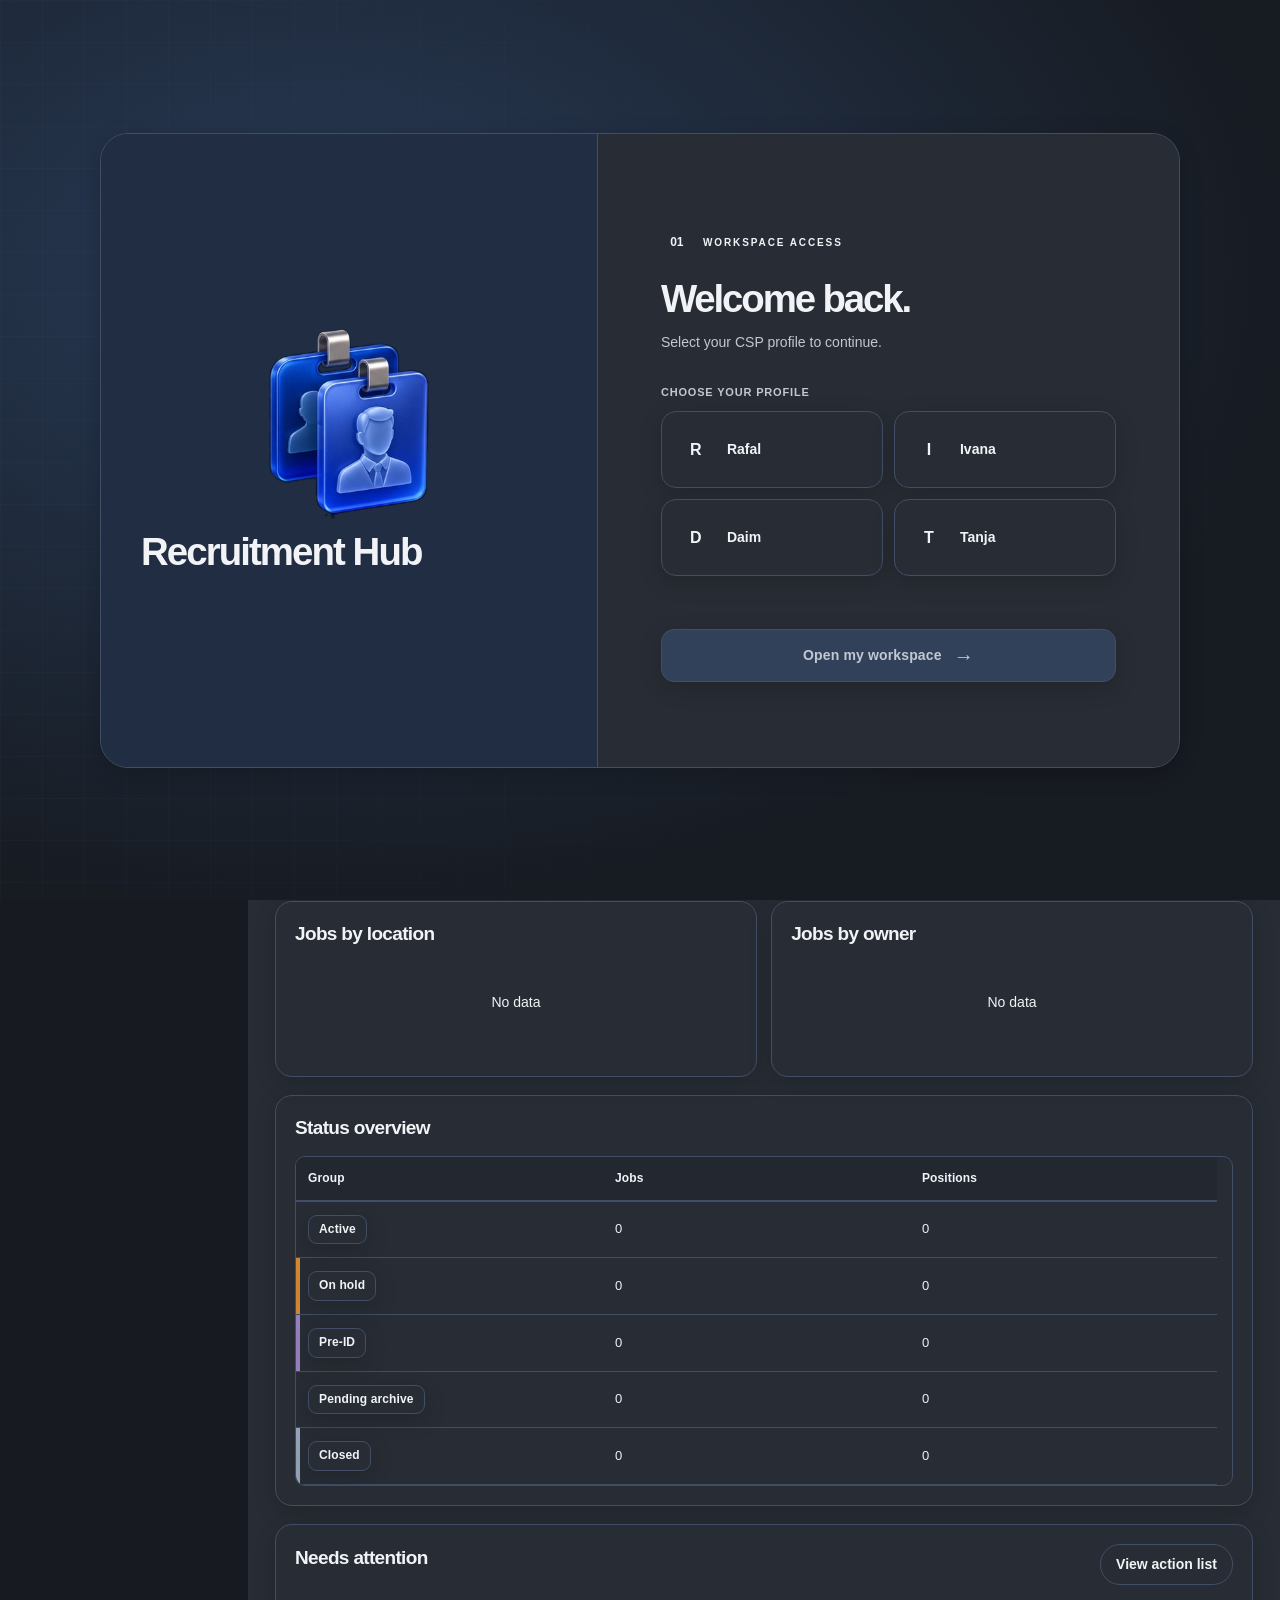
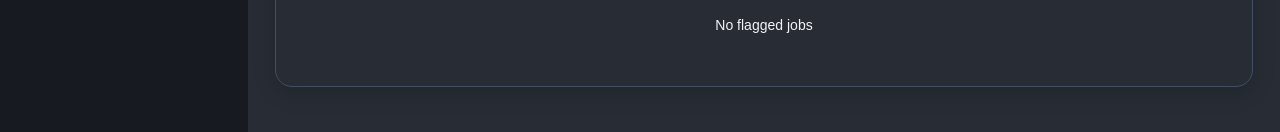
<file: modules/recruitment-hub.html>
<!DOCTYPE html><html data-workshop-module="0" lang="en"><head><meta charset="utf-8"><meta name="viewport" content="width=device-width,initial-scale=1"><title>Recruitment Hub | Team Tracker</title><script src="../assets/js/recruitment-cloud-config.js"></script><script>if(window.RW_RECRUITMENT_CLOUD?.url&&window.RW_RECRUITMENT_CLOUD?.anonKey)document.documentElement.classList.add("rh-cloud-configured");</script><style>
:root{--navy:#272c34;--blue:var(--work-accent);--bg:#171a20;--line:#444c58;--muted:#c1c8d2;--text:#f1f3f6;--white:#272c34;--red:#9c263b;--green:var(--work-accent)}*{box-sizing:border-box}body{margin:0;font:14px Inter,'Segoe UI',Arial,sans-serif;background:#171a20;color:#f1f3f6}button,input,select,textarea{font:inherit}button{cursor:pointer}.app{display:flex;min-height:100vh}.sidebar{width:224px;flex:none;background:#222730;color:#f1f3f6;padding:22px 14px;position:sticky;top:0;height:100vh}.brand{font-size:21px;font-weight:800;padding:0 10px 25px}.brand small{display:block;font-size:11px;font-weight:400;opacity:.7;margin-top:6px}.nav{display:grid;gap:5px}.nav button{background:none;border:0;color:#f1f3f6;text-align:left;padding:12px;border-radius:9px}.nav button.active,.nav button:hover{background:var(--work-selected);color:var(--work-accent)}.main{padding:26px 28px 65px;min-width:0;flex:1}.top{display:flex;align-items:center;justify-content:space-between;gap:16px;margin-bottom:22px}.top h1{margin:0;font-size:28px;color:#f1f3f6}.muted{color:#c1c8d2}.small{font-size:12px}.actions-top{display:flex;gap:9px;flex-wrap:wrap}.btn{background:#282d35;border:1px solid var(--work-line);border-radius:8px;padding:10px 14px;font-weight:650;color:#f1f3f6}.btn.primary{background:var(--work-selected);border-color:var(--blue);color:#f1f3f6}.btn.danger{color:#ffb0b9}.btn:focus-visible,input:focus-visible,select:focus-visible,textarea:focus-visible{outline:3px solid #b2d3f3}.grid{display:grid;gap:14px}.kpis{grid-template-columns:repeat(4,minmax(0,1fr));margin-bottom:20px}.tile,.panel{background:#282d35;border:1px solid var(--line);border-radius:13px;box-shadow:0 6px 22px rgba(0,0,0,.19)}.tile{padding:18px}.tile strong{display:block;font-size:29px;color:#f1f3f6;margin-top:7px}.panel{padding:20px;margin-bottom:18px}.panel h2{font-size:17px;margin:0 0 15px;color:#f1f3f6}.two{grid-template-columns:1fr 1fr}.barrow{display:grid;grid-template-columns:120px 1fr 36px;align-items:center;gap:10px;margin:11px 0}.bar{height:11px;background:#282d35;border-radius:20px;overflow:hidden}.bar i{display:block;height:100%;background:#282d35;border-radius:20px}.toolbar{display:flex;flex-wrap:wrap;gap:9px;margin-bottom:14px;align-items:center}.toolbar input{min-width:260px;flex:1}.field,input,select,textarea{border:1px solid var(--work-line);background:#191d24;border-radius:8px;padding:10px 11px;color:#f1f3f6;min-width:0}textarea{resize:vertical}.tablewrap{overflow:auto;border:1px solid var(--line);border-radius:9px}table{border-collapse:collapse;width:100%;font-size:12.5px}th{background:#222730;color:#f1f3f6;font-weight:750;text-align:left;padding:12px 10px;white-space:nowrap;position:sticky;top:0}td{padding:10px;border-top:1px solid var(--work-line);vertical-align:top}tr:hover td{background:#282d35}.jobtable{min-width:1150px}.pill{display:inline-block;border-radius:20px;background:var(--work-selected);color:#f1f3f6;padding:5px 9px;font-size:11px;font-weight:750;white-space:nowrap}.pill.high,.pill.overdue{background:var(--work-selected);color:#f1f3f6}.pill.filled{background:#dff5ea;color:#f1f3f6}.pill.hold{background:var(--work-selected);color:#f1f3f6}.pill.pre{background:var(--work-selected);color:#f1f3f6}.pill.closed{background:var(--work-selected);color:#f1f3f6}.link{border:0;background:none;padding:0;color:var(--work-accent);font-weight:750;text-align:left}.nowrap{white-space:nowrap}.empty{text-align:center;padding:30px;color:#f1f3f6}.view{display:none}.view.active{display:block}.split{display:flex;justify-content:space-between;align-items:center;gap:10px;flex-wrap:wrap}.teamcards{display:grid;grid-template-columns:repeat(4,minmax(0,1fr));gap:13px}.teamcard{background:#282d35;border:1px solid var(--line);border-radius:12px;padding:17px;text-align:left}.teamcard strong{font-size:26px;display:block;margin-top:10px}.tagline{font-size:12px;margin-top:6px;color:#f1f3f6}.notice{background:#282d35;border:1px solid var(--work-line);border-radius:9px;padding:12px 15px;margin-bottom:18px;font-size:12px}.modal{position:fixed;inset:0;background:#282d35;display:none;align-items:center;justify-content:center;z-index:10;padding:16px}.modal.open{display:flex}.dialog{background:#282d35;width:min(850px,100%);border-radius:14px;max-height:94vh;overflow:auto;padding:22px;box-shadow:0 6px 22px rgba(0,0,0,.19)}.dialog h2{margin:0}.formgrid{display:grid;grid-template-columns:repeat(3,minmax(0,1fr));gap:13px;margin:18px 0}.formgrid label{display:flex;flex-direction:column;gap:5px;font-size:12px;font-weight:700;color:#c1c8d2}.formgrid label.wide{grid-column:span 3}.formgrid input,.formgrid select,.formgrid textarea{width:100%;font-weight:400}.formfooter{display:flex;justify-content:space-between;gap:10px;flex-wrap:wrap;border-top:1px solid var(--line);padding-top:16px}.mini{display:inline-block;padding:6px 9px;border:1px solid var(--line);background:#282d35;border-radius:7px}.statrow{display:flex;gap:12px;flex-wrap:wrap;margin-bottom:15px}.statrow>span{background:#282d35;border-radius:8px;padding:9px 12px}.scroll{max-height:58vh;overflow:auto}.toast{position:fixed;bottom:24px;right:24px;background:#282d35;color:#f1f3f6;padding:13px 17px;border-radius:9px;display:none;z-index:20}.right{text-align:right}.hide{display:none!important}@media(max-width:1120px){.kpis{grid-template-columns:repeat(2,1fr)}.two{grid-template-columns:1fr}.teamcards{grid-template-columns:repeat(2,1fr)}}@media(max-width:720px){.app{display:block}.sidebar{width:100%;height:auto;position:relative;padding:12px}.brand{padding:3px 8px 10px}.nav{display:flex;overflow:auto}.nav button{white-space:nowrap}.main{padding:18px}.top{align-items:flex-start;flex-direction:column}.top h1{font-size:23px}.kpis{grid-template-columns:repeat(2,1fr)}.formgrid{grid-template-columns:1fr}.formgrid label.wide{grid-column:span 1}.teamcards{grid-template-columns:1fr 1fr}}@media print{.sidebar,.actions-top,.toolbar,.btn,.notice{display:none!important}.main{padding:0}.panel{box-shadow:none}.view{display:none!important}.view.active{display:block!important}}
.navlabel{color:#c1c8d2;font-size:10px;font-weight:800;letter-spacing:1px;margin:18px 12px 9px}.personaltools{display:flex;align-items:center;gap:12px;flex-wrap:wrap}.personalstats{display:grid;grid-template-columns:repeat(4,minmax(0,1fr));gap:12px;margin:18px 0}.personalstats .stat{background:#282d35;border:1px solid var(--line);border-radius:10px;padding:15px}.personalstats strong{font-size:25px;display:block;color:#f1f3f6}@media(max-width:750px){.personalstats{grid-template-columns:repeat(2,minmax(0,1fr))}} 
/* Modern workspace visual system */
:root{--navy:#272c34;--blue:var(--work-accent);--bg:#171a20;--line:#444c58;--muted:#c1c8d2;--text:#f1f3f6;--white:#272c34;--red:#c5221f;--green:var(--work-accent)}
body{font-family:Inter,Roboto,'Google Sans','Segoe UI',Arial,sans-serif;font-size:13px;letter-spacing:.01px}
.sidebar{background:#222730;color:#f1f3f6;border-right:1px solid var(--work-line);width:248px;padding:22px 14px;box-shadow:none}
.brand{font-size:17px;font-weight:700;letter-spacing:-.4px;padding:0 10px 23px;white-space:nowrap}
.brand small{font-size:11px;color:#c1c8d2;opacity:1;padding-left:37px}
.brandmark{display:inline-grid;place-items:center;background:#282d35;color:#f1f3f6;width:29px;height:29px;border-radius:9px;font-weight:800;margin-right:5px}
.nav{gap:3px}.nav button{color:#f1f3f6;font-weight:550;padding:11px 14px;border-radius:0 24px 24px 0}
.nav button:hover{background:#282d35;color:#f1f3f6}.nav button.active{background:var(--work-selected);color:var(--work-accent);font-weight:750}
.navlabel{color:#c1c8d2;margin-top:23px}.main{padding:28px 31px 70px;max-width:100%;background:#282d35}
.top h1{font-size:26px;font-weight:650;letter-spacing:-.8px;color:#f1f3f6}
.btn{border:1px solid var(--work-line);border-radius:20px;color:#f1f3f6;padding:9px 15px;background:#282d35;font-weight:650}
.btn:hover,.mini:hover{background:#282d35;border-color:var(--work-line)}
.btn.primary{background:var(--work-selected);color:#f1f3f6;border-color:var(--work-line);box-shadow:0 6px 22px rgba(0,0,0,.19)}
.tile,.panel{box-shadow:0 6px 22px rgba(0,0,0,.19);border-radius:16px;border-color:var(--work-line);background:#282d35}
.panel{padding:22px}.tile strong,.panel h2{color:#f1f3f6}.tile strong{font-weight:750}
input,select,textarea{border:1px solid var(--work-line);border-radius:9px;background:#191d24;color:#f1f3f6}
input:focus,select:focus,textarea:focus{border-color:var(--work-line)}
.tablewrap{border:1px solid var(--work-line);border-radius:10px;overflow:auto}
table{border-collapse:collapse}th{background:#222730;color:#f1f3f6;font-size:11px;text-transform:uppercase;letter-spacing:.5px;border-bottom:1px solid var(--work-line);font-weight:750}
td{border-bottom:1px solid var(--work-line)}tbody tr:hover{background:#282d35}
.link{color:var(--work-accent);font-weight:700}.mini{border:1px solid var(--work-line);border-radius:18px;background:#282d35;color:#f1f3f6;padding:6px 11px;font-weight:700}
.notice{background:#282d35;border:1px solid var(--work-line);border-radius:12px;color:#f1f3f6;line-height:1.55;padding:11px 16px}
.actor-control{display:flex;align-items:center;gap:8px;color:#f1f3f6;font-weight:650;white-space:nowrap;font-size:12px}
.actor-control select{min-width:104px;padding:9px 12px;border-radius:20px;background:#191d24;color:#f1f3f6;font-weight:650}
.dialog{border-radius:19px;box-shadow:0 6px 22px rgba(0,0,0,.19)}.modal{backdrop-filter:blur(2px)}
.personalstats .stat{background:#282d35;border-color:var(--work-line)}.teamcard{background:#282d35;border-radius:13px}
@media(max-width:800px){.sidebar{width:100%;height:auto;position:static;border-right:0;border-bottom:1px solid var(--work-line)}.main{padding:18px}.actor-control{flex-wrap:wrap}}

/* Operational status palette: color + visible text, consistent across every table */
.status-pill{font-weight:750;border:1px solid transparent;border-radius:7px;padding:5px 9px;letter-spacing:.01em;white-space:nowrap}
.st-new{background:#282d35;color:#f1f3f6;border-color:var(--work-line)}
.st-intake{background:#282d35;color:#f1f3f6;border-color:var(--work-line)}
.st-pending{background:#493b28;color:#f2d49b;border-color:var(--work-line)}
.st-open{background:#282d35;color:#f1f3f6;border-color:var(--work-line)}
.st-progress{background:#e9ddff;color:#f1f3f6;border-color:var(--work-line)}
.st-interview{background:#282d35;color:#f1f3f6;border-color:var(--work-line)}
.st-offer{background:#282d35;color:#f1f3f6;border-color:var(--work-line)}
.st-onboarding{background:#282d35;color:#f1f3f6;border-color:var(--work-line)}
.st-preid{background:#282d35;color:#f1f3f6;border-color:var(--work-line)}
.st-hold{background:#282d35;color:#f1f3f6;border-color:var(--work-line)}
.st-filled{background:#c8efd2;color:#f1f3f6;border-color:var(--work-line)}
.st-closed{background:#282d35;color:#f1f3f6;border-color:var(--work-line)}
.st-canceled{background:#282d35;color:#f1f3f6;border-color:var(--work-line)}
.st-rejected{background:#282d35;color:#f1f3f6;border-color:var(--work-line)}
.st-hidden{background:#282d35;color:#f1f3f6;border-color:var(--work-line)}
.st-high,.st-overdue{background:#282d35;color:#f1f3f6;border-color:var(--work-line)}
.st-today{background:#282d35;color:#f1f3f6;border-color:var(--work-line)}
.st-aged{background:#282d35;color:#f1f3f6;border-color:var(--work-line)}
.st-normal,.st-default{background:#282d35;color:#f1f3f6;border-color:var(--work-line)}
.st-low{background:#282d35;color:#f1f3f6;border-color:var(--work-line)}
/* A thin row marker helps identify job status even before reading its badge. */
tbody tr:has(.st-new)>td:first-child{box-shadow:inset 4px 0 #6f89d6}
tbody tr:has(.st-intake)>td:first-child{box-shadow:inset 4px 0 #48abdd}
tbody tr:has(.st-pending)>td:first-child{box-shadow:inset 4px 0 #d9a425}
tbody tr:has(.st-open)>td:first-child{box-shadow:inset 4px 0 #388de0}
tbody tr:has(.st-progress)>td:first-child{box-shadow:inset 4px 0 #9966d5}
tbody tr:has(.st-interview)>td:first-child{box-shadow:inset 4px 0 #db64a9}
tbody tr:has(.st-offer)>td:first-child{box-shadow:inset 4px 0 #10a894}
tbody tr:has(.st-onboarding)>td:first-child{box-shadow:inset 4px 0 #35ae75}
tbody tr:has(.st-preid)>td:first-child{box-shadow:inset 4px 0 #9681be}
tbody tr:has(.st-hold)>td:first-child{box-shadow:inset 4px 0 #d48635}
tbody tr:has(.st-filled)>td:first-child{box-shadow:inset 4px 0 #2c9853}
tbody tr:has(.st-closed)>td:first-child{box-shadow:inset 4px 0 #94a3b8}
tbody tr:has(.st-canceled)>td:first-child,tbody tr:has(.st-rejected)>td:first-child{box-shadow:inset 4px 0 #c75363}
.status-legend{display:flex;gap:7px;flex-wrap:wrap;margin:4px 0 15px;align-items:center}
.status-legend .legend-label{font-size:11px;font-weight:750;color:#c1c8d2;margin-right:4px}
@media print{.status-pill{-webkit-print-color-adjust:exact;print-color-adjust:exact}}

/* Individual job activity and notes */
.jobnotes{margin-top:20px;border-top:1px solid var(--line);padding-top:16px}.jobnotes h3{margin:0 0 8px;font-size:16px}.jobnote-form{display:flex;flex-direction:column;gap:9px}.jobnote-form textarea{width:100%;min-height:88px;resize:vertical;padding:12px;border:1px solid var(--work-line);border-radius:9px;font:inherit}.note-item{padding:11px 13px;margin:8px 0;background:#282d35;border:1px solid var(--work-line);border-radius:10px;white-space:pre-wrap;overflow-wrap:anywhere}.note-meta{display:flex;gap:9px;justify-content:space-between;color:#c1c8d2;font-size:12px;margin-bottom:5px}.note-list{max-height:260px;overflow:auto}.note-actions{display:flex;justify-content:flex-end;gap:8px}.dialog{max-height:92vh;overflow-y:auto}.note-hint{font-size:12px;color:#c1c8d2}.jobnotes .btn{white-space:nowrap}

/* Supplier Update: one continuous, aligned list, location sections stacked vertically */
#supplierContent{display:block;width:100%;margin-top:14px}
.supplier-tablewrap{width:100%;overflow-x:auto;border:1px solid var(--work-line);border-radius:12px}
.supplier-table{width:100%;min-width:690px;table-layout:fixed;border-collapse:collapse;font-size:12.5px}
.supplier-table thead th{position:static;background:#222730;color:#f1f3f6;padding:13px 14px;text-align:left}
.supplier-table td{padding:12px 14px;vertical-align:middle;border-top:1px solid var(--work-line);overflow-wrap:anywhere}
.supplier-table .supplier-group td{padding:13px 14px;background:#282d35;border-top:2px solid var(--work-line);box-shadow:none!important}
.supplier-location{font-weight:800;color:#f1f3f6;font-size:13px}
.supplier-group-count{margin-left:14px;font-weight:500;color:#f1f3f6;font-size:12px}
.supplier-table .supplier-job:nth-child(even){background:#282d35}
.supplier-table .supplier-job:hover{background:#282d35}
.supplier-number{font-weight:750;color:#f1f3f6;white-space:nowrap}
.supplier-title{font-weight:550;line-height:1.45}
.supplier-qty{text-align:center;font-weight:750}
.supplier-table th:nth-child(4){text-align:center}
@media print{#supplierContent .supplier-group{break-after:avoid;page-break-after:avoid}.supplier-job{break-inside:avoid;page-break-inside:avoid}}

.cv-yes{background:#282d35;color:#f1f3f6}.cv-no{background:#282d35;color:#f1f3f6}.cv-hold{background:#282d35;color:#f1f3f6}.cv-unset{background:#282d35;color:#f1f3f6}
.cv-quick{font-size:12px;min-width:144px;width:100%;max-width:182px;padding:7px 8px;border:1px solid var(--work-line);border-radius:8px;font-weight:750;cursor:pointer}.cv-quick:focus{outline:2px solid #2f75b5;outline-offset:2px}.cv-pill{display:inline-block;border-radius:7px;padding:5px 8px;font-size:11px;font-weight:750;white-space:nowrap}

/* Recruitment Hub operations release */
:root{--navy:#272c34;--blue:var(--work-accent);--bg:#171a20;--line:#444c58}button:focus-visible,input:focus-visible,select:focus-visible,textarea:focus-visible{outline:3px solid #93c5fd;outline-offset:2px}.panel{box-shadow:0 6px 22px rgba(0,0,0,.19)}.tablewrap{border:1px solid var(--work-line);border-radius:10px}tbody tr:hover{background:#282d35}.qa-grid{display:grid;grid-template-columns:repeat(auto-fit,minmax(180px,1fr));gap:10px;margin:12px 0}.qa-card{border:1px solid var(--work-line);background:#282d35;border-radius:10px;padding:12px}.qa-card strong{font-size:24px;color:#f1f3f6;display:block}.qa-card small{color:#c1c8d2}.qa-warn{background:#493b28;border-color:var(--work-line)}.qa-warn strong{color:#f2d49b}.qa-alert{padding:10px 14px;border:1px solid var(--work-line);background:#282d35;border-radius:9px;margin:12px 0;color:#f1f3f6}.draft-info{display:block;font-size:12px;color:#f1f3f6;margin:8px 0}.draft-info.saved{color:#f1f3f6}.supplier-group{break-inside:avoid}@media(max-width:720px){.qa-grid{grid-template-columns:repeat(2,minmax(0,1fr))}.panel{padding:14px}}

/* Recruitment Hub readability overhaul 2026-11-02 */
:root{--bg:#171a20;--text:#f1f3f6;--muted:#c1c8d2;--line:#444c58;--blue:var(--work-accent)}
body{font-size:14px!important;line-height:1.52!important;color:#f1f3f6 !important;-webkit-font-smoothing:antialiased}
.main{min-width:0!important;padding:clamp(16px,2vw,32px)!important}
.panel{border:1px solid var(--work-line) !important;box-shadow:0 6px 22px rgba(0,0,0,.19) !important;padding:clamp(15px,1.5vw,24px)!important}
.panel h2{font-size:19px!important;font-weight:750!important;line-height:1.35!important}
.muted,.small{line-height:1.5!important}
.tablewrap{width:100%;max-width:100%;overflow-x:auto!important;overflow-y:auto!important;scrollbar-gutter:stable;overscroll-behavior-x:contain;border:1px solid var(--work-line) !important;background:#282d35}
.tablewrap table{border-collapse:separate !important;border-spacing:0 !important;width:100%!important;font-size:13px!important;line-height:1.42!important;table-layout:auto!important}
.tablewrap th{background:#222730 !important;color:#f1f3f6 !important;font-size:12px!important;text-transform:none!important;letter-spacing:.01em!important;font-weight:800!important;white-space:normal!important;min-width:80px;position:sticky;top:0;z-index:2;border-bottom:2px solid var(--work-line) !important;padding:13px 12px!important}
.tablewrap td{padding:13px 12px!important;border-bottom:1px solid var(--work-line) !important;border-top:0 !important;vertical-align:middle!important;white-space:normal!important;overflow-wrap:anywhere!important;word-break:normal!important;hyphens:none!important;max-width:340px}
.tablewrap tbody tr:nth-child(even) td{background:#282d35 !important}
.tablewrap tbody tr:nth-child(odd) td{background:#282d35 !important}
.tablewrap tbody tr:hover td{background:#282d35 !important}
.tablewrap td b,.tablewrap td strong{font-weight:750!important;color:#f1f3f6 !important;line-height:1.43!important}
.tablewrap td .link{white-space:normal!important;overflow-wrap:anywhere!important;text-align:left!important;font-weight:800!important;color:var(--work-accent) !important}
.tablewrap td .mini{white-space:normal!important;min-height:32px;padding:7px 10px!important}
.tablewrap .pill{display:inline-flex!important;align-items:center!important;justify-content:center!important;white-space:normal!important;text-align:center!important;line-height:1.3!important;max-width:100%;font-weight:800!important;padding:6px 10px!important}
.tablewrap .nowrap{white-space:normal!important}
.jobtable{min-width:1550px!important}
.jobtable td:nth-child(3){min-width:270px;max-width:440px!important}
.jobtable td:nth-child(10){min-width:155px;max-width:230px!important}
.jobtable td:nth-child(11){min-width:215px;max-width:350px!important}
.jobtable td:nth-child(4),.jobtable td:nth-child(5){min-width:128px}
#personal .tablewrap table{min-width:1300px!important}
#personal .tablewrap td:nth-child(2){min-width:275px;max-width:420px!important}
#personal .tablewrap td:nth-child(9){min-width:225px;max-width:350px!important}
#supplier .tablewrap table,#supplierContent table{min-width:850px!important}
#supplier .tablewrap td,#supplierContent td{line-height:1.48!important;padding:12px!important}
#supplier .supplier-group td{background:#282d35 !important;color:#f1f3f6 !important;font-size:14px!important;font-weight:800!important;border-top:2px solid var(--work-line) !important}
#supplier .supplier-location{font-weight:800!important}
.status-legend{display:flex!important;flex-wrap:wrap!important;gap:8px!important;padding:10px 0 16px!important}
.status-legend .pill{white-space:normal!important}
.cv-pill,.cv-quick{white-space:normal!important;min-width:105px;max-width:180px;line-height:1.32!important;overflow:visible!important;text-overflow:clip!important}
.toolbar{gap:10px!important}
.toolbar input,.toolbar select{min-height:40px!important;max-width:100%!important}
.dialog{width:min(1040px,calc(100vw - 28px))!important;max-height:calc(100dvh - 28px)!important;padding:clamp(16px,2vw,28px)!important}
.formgrid{grid-template-columns:repeat(2,minmax(0,1fr))!important;gap:16px!important}
.formgrid label.wide{grid-column:1/-1!important}
.formgrid label{font-size:13px!important;color:#c1c8d2 !important;line-height:1.45!important}
.formgrid input,.formgrid select,.formgrid textarea{font-size:14px!important;line-height:1.5!important;min-height:42px!important}
.note-item{white-space:normal!important;overflow-wrap:anywhere!important;line-height:1.55!important}
.teamcard,.tile,.personalstats .stat{border:1px solid var(--work-line) !important;background:#282d35 !important}
@media(max-width:750px){.formgrid{grid-template-columns:1fr!important}.jobtable{min-width:1400px!important}.main{padding:14px!important}.tablewrap th,.tablewrap td{padding:10px!important}.top h1{font-size:24px!important}}


/* Recruitment Hub: responsive, scan-first operational workspace - 2026-11-02 */
:root{--bg:#171a20;--text:#f1f3f6;--muted:#c1c8d2;--line:#444c58;--blue:var(--work-accent)}
html,body{max-width:100%;overflow-x:clip!important}
body{background:#171a20 !important;color:#f1f3f6 !important}
.app,.main,.view,.panel{min-width:0;max-width:100%}
.sidebar{background:#222730 !important;color:#f1f3f6 !important;border-right:0 !important;box-shadow:0 6px 22px rgba(0,0,0,.19) !important}
.brand{color:#f1f3f6 !important;white-space:normal!important;line-height:1.3}
.brand small{color:#c1c8d2 !important}
.brandmark{background:#282d35 !important;color:#f1f3f6 !important}
.nav{overflow:visible!important;min-width:0}
.nav button{color:#f1f3f6 !important;border-radius:11px!important;white-space:normal!important;overflow-wrap:anywhere;font-size:13px}
.nav button:hover{background:#282d35 !important;color:#f1f3f6 !important}
.nav button.active{background:var(--work-selected) !important;color:var(--work-accent) !important;font-weight:800!important;box-shadow:0 6px 22px rgba(0,0,0,.19)}
.navlabel{color:#c1c8d2 !important}
.main{width:0;flex:1 1 0;padding:clamp(16px,2.1vw,32px)!important;background:transparent!important}
.top h1{color:#f1f3f6 !important;font-weight:800!important}
.panel{background:#282d35 !important;border:1px solid var(--work-line) !important;border-radius:17px!important;box-shadow:0 6px 22px rgba(0,0,0,.19) !important}
.panel h2{color:#f1f3f6 !important}
.notice{background:#282d35 !important;border:1px solid var(--work-line) !important;color:#f1f3f6 !important}
.btn.primary{background:var(--work-selected) !important;border-color:var(--work-line) !important;color:#f1f3f6 !important}
.btn:not(.primary){border-color:var(--work-line) !important}
.toolbar,.actions-top,.personaltools{max-width:100%;min-width:0}
.toolbar input{min-width:0!important;flex:1 1 260px}
.toolbar select{min-width:0;max-width:100%}
.status-legend{background:#f2f7ff!important;border:1px solid var(--work-line);border-radius:11px;padding:11px 13px!important;margin:14px 0 18px!important}
.status-legend .legend-label{color:#c1c8d2 !important}
.status-pill{border-radius:9px!important;font-size:12px!important;line-height:1.36!important;white-space:normal!important;overflow-wrap:anywhere;box-shadow:0 6px 22px rgba(0,0,0,.19)}
.pill.high,.pill.overdue{color:#f1f3f6 !important;background:var(--work-selected) !important}
.kpis .tile,.personalstats .stat{min-width:0!important;border-radius:15px!important}
.kpis .tile:nth-child(4n+1),.personalstats .stat:nth-child(4n+1){background:#282d35 !important;border-color:var(--work-line) !important}
.kpis .tile:nth-child(4n+2),.personalstats .stat:nth-child(4n+2){background:#282d35 !important;border-color:var(--work-line) !important}
.kpis .tile:nth-child(4n+3),.personalstats .stat:nth-child(4n+3){background:#282d35 !important;border-color:var(--work-line) !important}
.kpis .tile:nth-child(4n+4),.personalstats .stat:nth-child(4n+4){background:#282d35 !important;border-color:var(--work-line) !important}
.kpis .tile strong,.personalstats .stat strong{color:var(--work-accent) !important}
.teamcard{border:1px solid var(--work-line) !important;background:#282d35 !important;overflow-wrap:anywhere}
.teamcard:hover{border-color:var(--work-line) !important;box-shadow:0 6px 22px rgba(0,0,0,.19)}
.teamcard strong{color:#f1f3f6}

/* Every wide operational table becomes readable job cards, never a sideways-scrolling grid. */
:is(#jobs,#personal,#actions,#team,#closed,#data) .tablewrap,#supplier .supplier-tablewrap{
 width:100%!important;max-width:100%!important;min-width:0!important;
 overflow-x:clip!important;overflow-y:visible!important;scrollbar-gutter:auto!important;
 border:0 !important;background:transparent!important;border-radius:0!important
}
:is(#jobs,#personal,#actions,#team,#closed,#data) .tablewrap.scroll{max-height:none!important;overflow:visible!important}
:is(#jobs,#personal,#actions,#team,#closed,#data) .tablewrap table,#supplier .supplier-table{
 display:block!important;width:100%!important;max-width:100%!important;min-width:0!important;
 table-layout:auto!important;border-collapse:separate !important}
:is(#jobs,#personal,#actions,#team,#closed,#data) .tablewrap thead,#supplier .supplier-table thead,
#supplier .supplier-table colgroup{display:none!important}
:is(#jobs,#personal,#actions,#team,#closed,#data) .tablewrap tbody,#supplier .supplier-table tbody{
 display:grid!important;grid-template-columns:repeat(auto-fit,minmax(min(100%,850px),1fr))!important;
 align-items:stretch;gap:15px!important;width:100%!important
}
:is(#jobs,#personal,#actions,#team,#closed,#data) .tablewrap tbody tr,#supplier .supplier-table tbody tr.supplier-job{
 --card-mark:#272c34;--card-wash:#272c34;
 display:grid!important;grid-template-columns:repeat(12,minmax(0,1fr))!important;
 gap:13px 15px!important;min-width:0!important;max-width:100%!important;
 padding:17px 19px!important;border:1px solid var(--work-line) !important;
 border-left:5px solid var(--card-mark) !important;border-radius:15px!important;
 background:var(--work-selected))!important;
 box-shadow:0 6px 22px rgba(0,0,0,.19) !important;break-inside:avoid
}
:is(#jobs,#personal,#actions,#team,#closed,#data) .tablewrap tbody tr>td,#supplier .supplier-table tbody tr.supplier-job>td{
 display:flex!important;flex-direction:column!important;justify-content:center;align-items:flex-start;
 grid-column:span 3;min-width:0!important;width:100%!important;max-width:none!important;
 border:0 !important;box-shadow:none!important;padding:0!important;margin:0!important;
 background:transparent!important;white-space:normal!important;word-break:normal!important;
 overflow-wrap:anywhere!important;line-height:1.47!important;font-size:13.5px!important
}
:is(#jobs,#personal,#actions,#team,#closed,#data) .tablewrap tbody tr>td:not([colspan]):before,
#supplier .supplier-table tbody tr.supplier-job>td:before{
 content:attr(data-label);display:block!important;margin-bottom:5px;color:#f1f3f6;
 font-size:10.5px!important;letter-spacing:.055em!important;text-transform:uppercase;
 font-weight:800!important;line-height:1.3
}
:is(#jobs,#personal,#actions,#team,#closed,#data) .tablewrap tbody tr>td b,
:is(#jobs,#personal,#actions,#team,#closed,#data) .tablewrap tbody tr>td strong,
#supplier .supplier-title{color:#f1f3f6 !important;font-size:14px!important;line-height:1.42!important;overflow-wrap:anywhere!important}
:is(#jobs,#personal,#actions,#team,#closed,#data) .tablewrap tbody tr>td .link,
#supplier .supplier-number{color:var(--work-accent) !important;white-space:normal!important;text-align:left!important;overflow-wrap:anywhere!important;font-size:14px!important}
:is(#jobs,#personal,#actions,#team,#closed,#data) .tablewrap tbody tr>td .pill,
#supplier .supplier-job .pill{white-space:normal!important;max-width:100%;overflow-wrap:anywhere;font-weight:800!important}
:is(#jobs,#personal,#actions,#team,#closed,#data) .tablewrap tbody tr>td .mini{background:var(--work-selected) !important;color:#f1f3f6 !important;border-color:var(--work-line) !important;border-radius:9px!important;min-height:36px}
:is(#jobs,#personal,#actions,#team,#closed,#data) .tablewrap tbody tr>td .mini:hover{background:var(--work-selected) !important}
:is(#jobs,#personal,#actions,#team,#closed,#data) .tablewrap tbody tr>td .cv-quick{width:100%!important;max-width:100%!important;min-width:0!important;white-space:normal!important;font-size:12px!important}
:is(#jobs,#personal,#actions,#team,#closed,#data) .tablewrap tbody tr>td .cv-pill,
#supplier .cv-pill{white-space:normal!important;overflow-wrap:anywhere!important;max-width:100%!important}
:is(#jobs,#personal,#actions,#team,#closed,#data) .tablewrap tbody tr:has(td[colspan]){display:block!important;padding:22px!important}
:is(#jobs,#personal,#actions,#team,#closed,#data) .tablewrap tbody tr:has(td[colspan]) td{display:block!important;text-align:center!important}
:is(#jobs,#personal,#actions,#team,#closed,#data) .tablewrap tbody tr:hover,
#supplier .supplier-table tbody tr.supplier-job:hover{border-color:var(--work-line) !important;box-shadow:0 6px 22px rgba(0,0,0,.19) !important}
:is(#jobs,#personal,#actions,#team,#closed,#data) .tablewrap tbody tr:has(.st-open),
#supplier .supplier-job:has(.st-open){--card-mark:#272c34;--card-wash:#272c34}
:is(#jobs,#personal,#actions,#team,#closed,#data) .tablewrap tbody tr:has(.st-progress),
#supplier .supplier-job:has(.st-progress){--card-mark:#272c34;--card-wash:#272c34}
:is(#jobs,#personal,#actions,#team,#closed,#data) .tablewrap tbody tr:has(.st-interview),
#supplier .supplier-job:has(.st-interview){--card-mark:#272c34;--card-wash:#272c34}
:is(#jobs,#personal,#actions,#team,#closed,#data) .tablewrap tbody tr:has(.st-offer),
#supplier .supplier-job:has(.st-offer){--card-mark:#272c34;--card-wash:#272c34}
:is(#jobs,#personal,#actions,#team,#closed,#data) .tablewrap tbody tr:has(.st-onboarding),
#supplier .supplier-job:has(.st-onboarding){--card-mark:#272c34;--card-wash:#272c34}
:is(#jobs,#personal,#actions,#team,#closed,#data) .tablewrap tbody tr:has(.st-filled),
#supplier .supplier-job:has(.st-filled){--card-mark:#272c34;--card-wash:#272c34}
:is(#jobs,#personal,#actions,#team,#closed,#data) .tablewrap tbody tr:has(.st-hold),
#supplier .supplier-job:has(.st-hold){--card-mark:#272c34;--card-wash:#272c34}
:is(#jobs,#personal,#actions,#team,#closed,#data) .tablewrap tbody tr:has(.st-preid),
#supplier .supplier-job:has(.st-preid){--card-mark:#272c34;--card-wash:#272c34}
:is(#jobs,#personal,#actions,#team,#closed,#data) .tablewrap tbody tr:has(.st-closed),
#supplier .supplier-job:has(.st-closed){--card-mark:#272c34;--card-wash:#272c34}
:is(#jobs,#personal,#actions,#team,#closed,#data) .tablewrap tbody tr:has(.st-canceled),
:is(#jobs,#personal,#actions,#team,#closed,#data) .tablewrap tbody tr:has(.st-rejected){--card-mark:#272c34;--card-wash:#272c34}
:is(#jobs,#personal,#actions,#team,#closed,#data) .tablewrap tbody tr:has(.st-overdue){--card-mark:#272c34;--card-wash:#272c34}
:is(#jobs,#personal,#actions,#team,#closed,#data) .tablewrap tbody tr:has(.st-today){--card-mark:#272c34;--card-wash:#272c34}

/* Card field layout: job identity first, then status/owner, CV decision, follow-up and actions. */
#jobs #jobsTable td:nth-child(1){grid-column:span 2}
#jobs #jobsTable td:nth-child(2){grid-column:span 2}
#jobs #jobsTable td:nth-child(3){grid-column:span 6}
#jobs #jobsTable td:nth-child(4){grid-column:span 2}
#jobs #jobsTable td:nth-child(5){grid-column:span 3}
#jobs #jobsTable td:nth-child(6){grid-column:span 2}
#jobs #jobsTable td:nth-child(7){grid-column:span 2}
#jobs #jobsTable td:nth-child(8){grid-column:span 1}
#jobs #jobsTable td:nth-child(9){grid-column:span 2}
#jobs #jobsTable td:nth-child(10){grid-column:span 2}
#jobs #jobsTable td:nth-child(11){grid-column:span 6}
#jobs #jobsTable td:nth-child(12){grid-column:span 2}
#jobs #jobsTable td:nth-child(13){grid-column:span 2}
#jobs #jobsTable td:nth-child(14){grid-column:span 2}
#personal #personalTable td:nth-child(1){grid-column:span 2}
#personal #personalTable td:nth-child(2){grid-column:span 6}
#personal #personalTable td:nth-child(3),#personal #personalTable td:nth-child(4){grid-column:span 2}
#personal #personalTable td:nth-child(5){grid-column:span 3}
#personal #personalTable td:nth-child(6){grid-column:span 2}
#personal #personalTable td:nth-child(7){grid-column:span 1}
#personal #personalTable td:nth-child(8){grid-column:span 2}
#personal #personalTable td:nth-child(9){grid-column:span 4}
#personal #personalTable td:nth-child(10){grid-column:span 3}
#personal #personalTable td:nth-child(11){grid-column:span 7}
#personal #personalTable td:nth-child(12){grid-column:span 2}
#actions #actionTable td:nth-child(1){grid-column:span 2}
#actions #actionTable td:nth-child(2){grid-column:span 8}
#actions #actionTable td:nth-child(3){grid-column:span 2}
#actions #actionTable td:nth-child(4){grid-column:span 6}
#actions #actionTable td:nth-child(n+5){grid-column:span 2}
#team #teamTable td:nth-child(1){grid-column:span 2}
#team #teamTable td:nth-child(2){grid-column:span 6}
#team #teamTable td:nth-child(3){grid-column:span 4}
#team #teamTable td:nth-child(n+4){grid-column:span 4}
#closed #closedTable td:nth-child(1){grid-column:span 6}
#closed #closedTable td:nth-child(2),#closed #closedTable td:nth-child(3){grid-column:span 3}
#closed #closedTable td:nth-child(n+4){grid-column:span 4}
#data #historyTable td:nth-child(n+1){grid-column:span 2}
#data #historyTable td:nth-child(5){grid-column:span 4}

/* Supplier reporting: clear location dividers and two compact rows per job. */
#supplier #supplierContent{width:100%!important;max-width:100%!important}
#supplier .supplier-table tbody{grid-template-columns:minmax(0,1fr)!important;gap:10px!important}
#supplier .supplier-table tbody tr.supplier-job{gap:11px 14px!important}
#supplier .supplier-table tbody tr.supplier-job td:nth-child(1){grid-column:span 2}
#supplier .supplier-table tbody tr.supplier-job td:nth-child(2){grid-column:span 7}
#supplier .supplier-table tbody tr.supplier-job td:nth-child(3){grid-column:span 3}
#supplier .supplier-table tbody tr.supplier-job td:nth-child(4){grid-column:span 2}
#supplier .supplier-table tbody tr.supplier-job td:nth-child(5){grid-column:span 6}
#supplier .supplier-table tbody tr.supplier-job td:nth-child(6){grid-column:span 4}
#supplier .supplier-table tbody tr.supplier-group{display:block!important;grid-column:1/-1!important;padding:0!important;
 border:0 !important;border-radius:11px!important;box-shadow:none!important;background:#282d35 !important;overflow:hidden!important}
#supplier .supplier-table tbody tr.supplier-group td{display:flex!important;align-items:center!important;justify-content:flex-start;flex-wrap:wrap!important;
 gap:6px 16px!important;padding:13px 17px!important;background:transparent!important;border:0 !important;
 color:#f1f3f6 !important;white-space:normal!important;max-width:100%!important;overflow-wrap:anywhere!important}
#supplier .supplier-location{font-size:15px!important;line-height:1.4!important;color:#f1f3f6 !important}
#supplier .supplier-location:before{content:"📍 ";font-size:15px}
#supplier .supplier-group-count{margin-left:0!important;font-weight:700!important;color:#f1f3f6 !important}
#supplier .supplier-qty{text-align:left!important}
#supplier .supplier-job:nth-child(even){background:#282d35)!important}
#supplier .supplier-table tbody tr.supplier-job td{background:transparent!important}

/* Dashboard and navigation also need to remain within the available viewport. */
#dashboard .tablewrap{overflow-x:clip!important}
#dashboard .tablewrap table{min-width:0!important;width:100%!important;table-layout:fixed!important}
#dashboard .tablewrap th,#dashboard .tablewrap td{white-space:normal!important;overflow-wrap:anywhere!important;min-width:0!important}
.bar i{background:#282d35}
@media(max-width:1050px){
 :is(#jobs,#personal,#actions,#team,#closed,#data) .tablewrap tbody tr,#supplier .supplier-table tbody tr.supplier-job{
  grid-template-columns:repeat(6,minmax(0,1fr))!important;gap:12px!important
 }
 :is(#jobs,#personal,#actions,#team,#closed,#data) .tablewrap tbody tr>td,
 #supplier .supplier-table tbody tr.supplier-job>td{grid-column:span 2!important}
 #jobs #jobsTable td:nth-child(3),#jobs #jobsTable td:nth-child(11),
 #personal #personalTable td:nth-child(2),#personal #personalTable td:nth-child(9),
 #actions #actionTable td:nth-child(2),#actions #actionTable td:nth-child(4),
 #team #teamTable td:nth-child(2),#closed #closedTable td:nth-child(1),
 #data #historyTable td:nth-child(5),#supplier .supplier-job td:nth-child(2){
  grid-column:1/-1!important
 }
}
@media(max-width:800px){
 .app{display:block!important}
 .sidebar{position:static!important;width:100%!important;height:auto!important;padding:14px!important;border-radius:0}
 .brand{padding:2px 8px 14px!important}
 .nav{display:grid!important;grid-template-columns:repeat(2,minmax(0,1fr))!important;
  gap:7px!important;overflow:visible!important;max-width:100%!important}
 .nav button{min-width:0!important;text-align:left!important;padding:10px 12px!important;border-radius:9px!important}
 .navlabel{grid-column:1/-1!important;margin:10px 7px 0!important}
 .main{width:100%!important;max-width:100%!important;padding:15px!important}
 .top{gap:12px!important}
 .actions-top{width:100%}
 .actor-control{white-space:normal}
 .kpis,.personalstats{grid-template-columns:repeat(2,minmax(0,1fr))!important}
 .panel{padding:15px!important}
 .toolbar{display:flex!important;align-items:stretch!important}
 .toolbar input,.toolbar select,.toolbar button{flex:1 1 200px;min-width:0!important}
}
@media(max-width:620px){
 :is(#jobs,#personal,#actions,#team,#closed,#data) .tablewrap tbody tr,
 #supplier .supplier-table tbody tr.supplier-job{grid-template-columns:repeat(2,minmax(0,1fr))!important;
  padding:15px!important;gap:13px 11px!important}
 :is(#jobs,#personal,#actions,#team,#closed,#data) .tablewrap tbody tr>td,
 #supplier .supplier-table tbody tr.supplier-job>td{grid-column:span 1!important}
 #jobs #jobsTable td:nth-child(3),#jobs #jobsTable td:nth-child(11),
 #personal #personalTable td:nth-child(2),#personal #personalTable td:nth-child(9),
 #actions #actionTable td:nth-child(2),#actions #actionTable td:nth-child(4),
 #team #teamTable td:nth-child(2),#closed #closedTable td:nth-child(1),
 #data #historyTable td:nth-child(5),#supplier .supplier-job td:nth-child(2){grid-column:1/-1!important}
 .toolbar input,.toolbar select,.toolbar button{flex-basis:100%!important;width:100%!important}
 #supplier .supplier-table tbody tr.supplier-group td{padding:11px 13px!important}
 .status-legend{gap:6px!important}
 .status-legend .status-pill{font-size:11px!important;padding:5px 7px!important}
 .actions-top .btn{flex:1 1 auto}
 .dialog{width:calc(100vw - 20px)!important;padding:15px!important}
 .formgrid{grid-template-columns:1fr!important}
}
@media print{
 :is(#jobs,#personal,#actions,#team,#closed,#data) .tablewrap tbody tr,
 #supplier .supplier-table tbody tr.supplier-job{box-shadow:none!important;break-inside:avoid;print-color-adjust:exact;-webkit-print-color-adjust:exact}
 #supplier .supplier-table tbody tr.supplier-group{break-after:avoid;print-color-adjust:exact;-webkit-print-color-adjust:exact}
}


/* Google Workspace style - Recruitment Hub 2026-11-02 v3 */
:root{--navy:#272c34;--blue:var(--work-accent);--bg:#171a20;--line:#444c58;--muted:#c1c8d2;--text:#f1f3f6;--white:#272c34;--red:#b3261e;--green:var(--work-accent)}
html,body{background:#171a20 !important;color:#f1f3f6 !important;color-scheme:dark !important}
body{font-family:Roboto,'Segoe UI',Arial,sans-serif!important}
.main{background:#282d35 !important}
.sidebar{background:#222730 !important;color:#f1f3f6 !important;border-right:1px solid var(--work-line) !important;box-shadow:none!important}
.brand{color:#f1f3f6 !important}
.brand small{color:#c1c8d2 !important;opacity:1!important}
.brandmark{background:#282d35 !important;color:#f1f3f6 !important}
.navlabel{color:#c1c8d2 !important}
.nav button{color:#f1f3f6 !important;background:transparent!important;box-shadow:none!important}
.nav button:hover{background:#282d35 !important;color:#f1f3f6 !important}
.nav button.active{background:var(--work-selected) !important;color:var(--work-accent) !important;font-weight:800!important;box-shadow:none!important}
.top h1,.panel h2,.dialog h2,.dialog h3{color:#f1f3f6 !important}
.muted,.small,.tagline,.note-meta{color:#c1c8d2 !important}
.panel,.tile,.teamcard,.personalstats .stat{background:#282d35 !important;border:1px solid var(--work-line) !important;box-shadow:0 6px 22px rgba(0,0,0,.19) !important}
.panel:hover,.tile:hover,.teamcard:hover{transform:none!important}
.notice{background:#282d35 !important;border:1px solid var(--work-line) !important;color:#f1f3f6 !important}
.status-legend{background:#fff!important;border:1px solid var(--work-line) !important}
.status-legend .legend-label{color:#c1c8d2 !important}
.btn,.mini{background:#282d35 !important;color:#f1f3f6 !important;border:1px solid var(--work-line) !important;box-shadow:none!important;transform:none!important}
.btn.primary,#addBtn,#personalAdd,#quickSave{background:var(--work-selected) !important;border-color:var(--work-line) !important;color:#f1f3f6 !important;box-shadow:none!important}
.btn.primary:hover,#addBtn:hover,#personalAdd:hover,#quickSave:hover{background:var(--work-selected) !important}
.btn.danger{background:#522e35 !important;border-color:var(--work-line) !important;color:#ffb0b9 !important}
.btn:hover,.mini:hover{border-color:var(--work-line) !important}
input,select,textarea,.field{color:#f1f3f6 !important;background:#191d24 !important;border:1px solid var(--work-line) !important;box-shadow:none!important}
input::placeholder,textarea::placeholder{color:#c1c8d2 !important;opacity:1!important}
button:focus-visible,input:focus-visible,select:focus-visible,textarea:focus-visible{outline:3px solid #8ab4f8!important;outline-offset:2px}
.kpis .tile:nth-child(4n+1),.personalstats .stat:nth-child(4n+1){background:#282d35 !important;border-color:var(--work-line) !important}
.kpis .tile:nth-child(4n+2),.personalstats .stat:nth-child(4n+2){background:#282d35 !important;border-color:var(--work-line) !important}
.kpis .tile:nth-child(4n+3),.personalstats .stat:nth-child(4n+3){background:#282d35 !important;border-color:var(--work-line) !important}
.kpis .tile:nth-child(4n+4),.personalstats .stat:nth-child(4n+4){background:#282d35 !important;border-color:var(--work-line) !important}
.kpis .tile strong,.personalstats .stat strong{color:var(--work-accent) !important}
.teamcard{background:#282d35 !important;border-color:var(--work-line) !important}
.teamcard strong{color:#f1f3f6 !important}
.qa-card{background:#282d35 !important;border:1px solid var(--work-line) !important}
.qa-warn,.qa-alert{background:#493b28 !important;border-color:var(--work-line) !important;color:#f2d49b !important}
.dialog{background:#282d35 !important;color:#f1f3f6 !important;box-shadow:0 6px 22px rgba(0,0,0,.19) !important}
.modal{background:#282d35 !important}
.formgrid label{color:#c1c8d2 !important}
.note-item{background:#282d35 !important;border-color:var(--work-line) !important}
#dashboard .tablewrap th{background:#222730 !important;color:#f1f3f6 !important;border-color:var(--work-line) !important}
#dashboard .tablewrap td{color:#f1f3f6 !important}
#supplier .supplier-table tbody tr.supplier-group{background:#282d35 !important}
#supplier .supplier-table tbody tr.supplier-group td,#supplier .supplier-location{color:#f1f3f6 !important}
#supplier .supplier-group-count{color:#f1f3f6 !important}
.pill.status-pill,.status-pill{font-weight:800!important;border-width:1px !important}
.st-open{background:#282d35 !important;color:#f1f3f6 !important;border-color:var(--work-line) !important}
.st-progress{background:#ede3ff!important;color:#f1f3f6 !important;border-color:var(--work-line) !important}
.st-interview{background:#282d35 !important;color:#f1f3f6 !important;border-color:var(--work-line) !important}
.st-offer{background:#282d35 !important;color:#f1f3f6 !important;border-color:var(--work-line) !important}
.st-onboarding{background:#282d35 !important;color:#f1f3f6 !important;border-color:var(--work-line) !important}
.st-filled{background:#ceead6!important;color:#f1f3f6 !important;border-color:var(--work-line) !important}
.st-hold{background:#282d35 !important;color:#f1f3f6 !important;border-color:var(--work-line) !important}
.st-preid,.st-new{background:#282d35 !important;color:#f1f3f6 !important;border-color:var(--work-line) !important}
.st-intake{background:#282d35 !important;color:#f1f3f6 !important;border-color:var(--work-line) !important}
.st-pending{background:#493b28 !important;color:#f2d49b !important;border-color:var(--work-line) !important}
.st-closed,.st-hidden{background:#282d35 !important;color:#f1f3f6 !important;border-color:var(--work-line) !important}
.st-canceled,.st-rejected,.st-high,.st-overdue{background:#282d35 !important;color:#f1f3f6 !important;border-color:var(--work-line) !important}
.st-today,.st-aged{background:#282d35 !important;color:#f1f3f6 !important;border-color:var(--work-line) !important}
.st-normal,.st-default{background:#282d35 !important;color:#f1f3f6 !important;border-color:var(--work-line) !important}
.st-low{background:#282d35 !important;color:#f1f3f6 !important;border-color:var(--work-line) !important}
.cv-yes{background:#282d35 !important;color:#f1f3f6 !important}
.cv-no{background:#282d35 !important;color:#f1f3f6 !important}
.cv-hold{background:#282d35 !important;color:#f1f3f6 !important}
.cv-unset{background:#282d35 !important;color:#f1f3f6 !important}
:is(#jobs,#personal,#actions,#team,#closed,#data) .tablewrap tbody tr:not(:has(td[colspan])),
#supplier .supplier-table tbody tr.supplier-job{
 background:var(--work-selected) !important;border:1px solid var(--work-line) !important;
 border-left:6px solid var(--card-mark,var(--work-line)) !important;
 box-shadow:0 6px 22px rgba(0,0,0,.19) !important}
:is(#jobs,#personal,#actions,#team,#closed,#data) .tablewrap tbody tr:not(:has(td[colspan])):hover,
#supplier .supplier-table tbody tr.supplier-job:hover{background:var(--work-selected) !important;border-color:var(--work-line) !important;border-left-color:var(--card-mark,var(--work-line)) !important}
:is(#jobs,#personal,#actions,#team,#closed,#data) .tablewrap tbody tr>td,
#supplier .supplier-table tbody tr.supplier-job>td{background:transparent!important;color:#f1f3f6 !important}
:is(#jobs,#personal,#actions,#team,#closed,#data) .tablewrap tbody tr>td:before,
#supplier .supplier-table tbody tr.supplier-job>td:before{color:#f1f3f6 !important}
:is(#jobs,#personal,#actions,#team,#closed,#data) .tablewrap tbody tr>td b,
:is(#jobs,#personal,#actions,#team,#closed,#data) .tablewrap tbody tr>td strong,
#supplier .supplier-title{color:#f1f3f6 !important}
:is(#jobs,#personal,#actions,#team,#closed,#data) .tablewrap tbody tr>td .link,
#supplier .supplier-number{color:var(--work-accent) !important}
:is(#jobs,#personal,#actions,#team,#closed,#data) .tablewrap tbody tr>td .mini{background:var(--work-selected) !important;color:#f1f3f6 !important;border:1px solid var(--work-line) !important}
@media(max-width:800px){.sidebar{background:#222730 !important;border-bottom:1px solid var(--work-line) !important}}
@media print{.sidebar,.notice{display:none!important}.panel,.tile{box-shadow:none!important}}


/* Editable internal notes with revision history */
.rw-internal-note .rw-note-content{white-space:pre-wrap;overflow-wrap:anywhere;line-height:1.6;color:#f1f3f6}
.rw-internal-note .rw-note-toolbar{display:flex;align-items:center;gap:10px;flex-wrap:wrap;margin-top:10px}
.rw-note-edited{font-size:12px;color:#f1f3f6;font-weight:650}
.rw-internal-note .rw-note-edit{border-radius:8px!important;background:#282d35 !important;color:#f1f3f6 !important;border:1px solid var(--work-line) !important}
.rw-note-editor{margin-top:12px;padding:14px;background:#282d35;border:1px solid var(--work-line);border-radius:10px}
.rw-note-editor label{display:block;color:#c1c8d2;font-size:12px;font-weight:700;margin-bottom:7px}
.rw-note-editor textarea{width:100%;display:block;min-height:110px;background:#191d24 !important;color:#f1f3f6 !important;resize:vertical;line-height:1.55}
.rw-note-editor-actions{display:flex;justify-content:flex-end;gap:8px;flex-wrap:wrap;margin-top:10px}
.rw-note-revisions{margin-top:10px;font-size:12px;color:#f1f3f6}
.rw-note-revisions summary{cursor:pointer;color:#f1f3f6;font-weight:750;padding:4px 0}
.rw-note-version{border-left:3px solid var(--work-line);padding:7px 10px;margin:8px 0;background:#282d35;border-radius:4px}
.rw-note-version b{display:block;color:#f1f3f6;font-size:11px;margin-bottom:5px}
.rw-note-version p{white-space:pre-wrap;overflow-wrap:anywhere;margin:0}


/* CSP collaboration and traceability */
.actor-control{display:flex!important;align-items:center!important;gap:8px!important;background:#282d35 !important;color:#f1f3f6 !important;border:1px solid var(--work-line) !important;padding:5px 9px!important;border-radius:10px!important;font-weight:750!important}
.actor-control select{background:#191d24 !important;color:#f1f3f6 !important;border:1px solid var(--work-line) !important;border-radius:7px!important;min-width:135px!important}
.actor-control select:invalid,.actor-control select[value=""]{border-color:var(--work-line) !important}
.rw-editor-context{display:flex;gap:8px 16px;flex-wrap:wrap;align-items:center;background:#282d35;border:1px solid var(--work-line);color:#f1f3f6;border-radius:10px;padding:10px 13px;margin:12px 0;font-size:12px;font-weight:650}
.rw-editor-context strong{color:#f1f3f6}
.rw-editor-context .rw-cross-csp{background:#282d35;color:#f1f3f6;border:1px solid var(--work-line);border-radius:20px;padding:4px 8px}
.rw-last-editor{font-size:11px;color:#f1f3f6;margin-top:6px;font-weight:600}
.rw-last-editor b{color:#f1f3f6}
.rw-job-audit{margin-top:18px;padding:15px;border:1px solid var(--work-line);border-radius:12px;background:#282d35}
.rw-job-audit h3{margin:0 0 8px;color:#f1f3f6;font-size:15px}
.rw-job-audit p{font-size:12px;color:#f1f3f6;line-height:1.5}
.rw-audit-list{max-height:330px;overflow-y:auto;overscroll-behavior:contain}
.rw-audit-item{border-left:3px solid var(--work-line);background:#282d35;border-radius:8px;padding:10px 12px;margin:9px 0;color:#f1f3f6;font-size:12px;line-height:1.5;overflow-wrap:anywhere}
.rw-audit-item .rw-audit-head{display:flex;gap:7px 13px;align-items:center;flex-wrap:wrap;margin-bottom:4px}
.rw-audit-item .rw-audit-head strong{color:#f1f3f6}
.rw-audit-item time{color:#f1f3f6;font-variant-numeric:tabular-nums}


/* Secure CSP cloud login (active only once the public Supabase config is supplied) */
html.rh-cloud-configured:not(.rh-cloud-ready) body>.app{display:none!important}
html.rh-cloud-configured:not(.rh-cloud-ready) #modal{display:none!important}
#rhCloudGate[hidden],#rhCloudError[hidden]{display:none!important}
#rhCloudGate{position:fixed;inset:0;z-index:999999;display:flex;align-items:center;justify-content:center;padding:20px;background:#282d35;color:#f1f3f6}
.rh-cloud-login{width:min(440px,100%);padding:30px;background:#282d35;border-radius:18px;border:1px solid var(--work-line);box-shadow:0 6px 22px rgba(0,0,0,.19)}
.rh-cloud-login h1{font-size:25px;color:#f1f3f6;margin:0 0 10px}
.rh-cloud-login p{font-size:13px;line-height:1.6;color:#f1f3f6}
.rh-cloud-login label{display:block;color:#c1c8d2;font-size:13px;font-weight:700;margin:13px 0}
.rh-cloud-login input{display:block;width:100%;background:#191d24 !important;color:#f1f3f6 !important;min-height:45px;padding:10px 12px;border-radius:10px;border:1px solid var(--work-line)}
.rh-cloud-login button{display:block;width:100%;background:#282d35;color:#f1f3f6;padding:12px;border:1px solid var(--work-line);border-radius:10px;font-weight:800}
#rhCloudMessage{min-height:38px}
#rhCloudRequestReset{background:#282d35 !important;color:#f1f3f6 !important;border-color:var(--work-line) !important}
#rhCloudRecoveryForm[hidden]{display:none!important}
#rhCloudNewPassword{min-height:45px}

#rhCloudBadge{display:inline-flex;padding:7px 10px;background:var(--work-selected);border:1px solid var(--work-line);border-radius:16px;color:#f1f3f6;font-size:12px;font-weight:800}
#rhCloudBadge[hidden],#rhCloudSyncStatus[hidden],#rhCloudSignOut[hidden],#rhCloudImportLocal[hidden],#rhCloudImportHelp[hidden],#rhCloudImportBackup[hidden]{display:none!important}
#rhCloudSyncStatus{font-size:12px;font-weight:750;color:#f1f3f6}
#rhCloudSignOut{background:#282d35 !important;color:#f1f3f6 !important;border-color:var(--work-line) !important}
#rhCloudError{margin-bottom:15px;padding:15px;border-radius:12px;background:#522e35;color:#ffb0b9;border:1px solid var(--work-line)}
#rhCloudError button{margin:6px 8px 4px 0}



/* Recruitment Hub v6: professional aligned operational worklists. */
#personal,#jobs{--rh-border:#444c58;--rh-text:#f1f3f6;--rh-muted:#c1c8d2;--rh-blue:var(--work-accent)}
#personal .rh-panel,#jobs .rh-panel{padding:0!important;border:1px solid var(--rh-border) !important;border-radius:11px!important;background:#282d35 !important;overflow:visible!important;box-shadow:0 6px 22px rgba(0,0,0,.19) !important}
#personal .rh-header,#jobs .rh-header{padding:20px 22px 15px;display:flex;justify-content:space-between;align-items:center;gap:12px 20px;flex-wrap:wrap}
#personal .rh-header h2,#jobs .rh-header h2{font-size:22px!important;color:#f1f3f6 !important;letter-spacing:-.018em;margin:0!important;line-height:1.25!important}
#personal .rh-header p,#jobs .rh-header p{margin:5px 0 0;color:#f1f3f6;font-size:12px}
#personal .rh-header-actions{display:flex;flex-wrap:wrap;gap:8px}
#personal .rh-header-actions .btn{min-height:38px;border-radius:7px!important;padding:8px 13px!important;font-size:12px!important;font-weight:750}
#personal #personalStats.rh-stats{display:grid!important;grid-template-columns:repeat(5,minmax(0,1fr))!important;gap:0!important;margin:4px 22px 17px!important;background:#282d35 !important;border:1px solid var(--work-line);border-radius:8px;overflow:hidden}
#personal #personalStats .rh-stat{display:flex;align-items:baseline;min-width:0;gap:8px;padding:13px!important;background:transparent!important;border:0 !important;border-right:1px solid var(--work-line) !important;border-radius:0!important}
#personal #personalStats .rh-stat:last-child{border-right:none !important}
#personal #personalStats .rh-stat strong{font-size:23px!important;line-height:1!important;font-weight:850!important;color:#f1f3f6 !important}
#personal #personalStats .rh-stat span{font-size:11px!important;color:#f1f3f6 !important;line-height:1.3!important;font-weight:750}
#personal #personalStats .rh-alert-stat strong{color:#f1f3f6 !important}
#personal .rh-filters{display:grid!important;grid-template-columns:minmax(180px,2fr) repeat(4,minmax(110px,1fr)) auto!important;align-items:end;gap:9px;margin:0 22px 13px;padding:12px;background:#282d35;border:1px solid var(--work-line);border-radius:8px}
#personal .rh-filters label{display:flex!important;flex-direction:column!important;gap:5px!important;min-width:0;font-size:10.5px!important;color:#c1c8d2 !important;font-weight:800!important;line-height:1.3}
#personal .rh-filters input,#personal .rh-filters select{width:100%!important;min-width:0!important;max-width:100%!important;height:38px!important;min-height:38px!important;background:#191d24 !important;color:#f1f3f6 !important;border:1px solid var(--work-line) !important;border-radius:6px!important;font-size:12px!important;font-weight:600!important;padding:7px 9px!important}
#personal .rh-filters .rh-reset{height:38px!important;min-height:38px!important;white-space:nowrap;font-size:12px!important;border-radius:6px!important}
#personal .rh-result,#jobs .rh-result{margin:0 22px 12px;display:flex;align-items:center;justify-content:space-between;flex-wrap:wrap;gap:6px 14px;font-size:11.5px;color:#f1f3f6}
#personal .rh-result span:first-child,#jobs .rh-result span:first-child{font-weight:800;color:#f1f3f6}
#personal .rh-worklist,#jobs .rh-worklist{container-type:inline-size;padding:0 22px 20px;min-width:0}
#personal .rh-group,#jobs .rh-group{border:1px solid var(--work-line);border-radius:8px;overflow:hidden;margin-bottom:14px;min-width:0;background:#282d35}
#personal .rh-group:last-child,#jobs .rh-group:last-child{margin-bottom:0}
#personal .rh-group-head,#jobs .rh-group-head{display:flex;justify-content:space-between;align-items:center;flex-wrap:wrap;gap:7px 14px;min-height:43px;padding:7px 14px;background:#282d35;border-bottom:1px solid var(--work-line)}
#personal .rh-group-head button,#jobs .rh-group-head button{display:flex;align-items:center;gap:9px;background:transparent!important;box-shadow:none!important;border:0 !important;padding:4px 0!important;color:#f1f3f6 !important;text-align:left!important;font-weight:850!important;font-size:13px!important}
#personal .rh-arrow,#jobs .rh-arrow{display:inline-block;transition:transform .12s;color:#f1f3f6;font-size:11px}
#personal [aria-expanded="false"]>.rh-arrow,#jobs [aria-expanded="false"]>.rh-arrow{transform:rotate(-90deg)}
#personal .rh-group-count,#jobs .rh-group-count{font-size:11px;font-weight:750;color:#f1f3f6}
#personal .rh-hidden-label,#jobs .rh-hidden-label{color:#c1c8d2;font-weight:850}
#personal .rh-group-body[hidden],#jobs .rh-group-body[hidden],#personal .rh-detail-panel[hidden],#jobs .rh-detail-panel[hidden]{display:none!important}
#personal .rh-columns,#jobs .rh-columns,#personal .rh-record-main,#jobs .rh-record-main{display:grid;grid-template-columns:minmax(190px,2.5fr) minmax(108px,1.08fr) minmax(175px,2fr) minmax(75px,.62fr) minmax(120px,1.1fr) minmax(82px,.75fr);gap:12px;align-items:center;min-width:0}
#personal .rh-columns,#jobs .rh-columns{background:#282d35;border-bottom:1px solid var(--work-line);padding:9px 13px}
#personal .rh-columns span,#jobs .rh-columns span{color:#f1f3f6;font-size:10px;font-weight:850;text-transform:uppercase;letter-spacing:.035em}
#personal .rh-record,#jobs .rh-record{min-width:0;background:#282d35;border-left:3px solid transparent;border-bottom:1px solid var(--work-line)}
#personal .rh-record:nth-child(even),#jobs .rh-record:nth-child(even){background:#282d35}
#personal .rh-record:last-child,#jobs .rh-record:last-child{border-bottom:none}
#personal .rh-record:hover,#jobs .rh-record:hover{background:#282d35}
#personal .rh-record.rh-overdue,#jobs .rh-record.rh-overdue{border-left-color:var(--work-line)}
#personal .rh-record.rh-due-today,#jobs .rh-record.rh-due-today{border-left-color:var(--work-line)}
#personal .rh-record.rh-hidden:not(.rh-overdue):not(.rh-due-today),#jobs .rh-record.rh-hidden:not(.rh-overdue):not(.rh-due-today){border-left-color:var(--work-line)}
#personal .rh-record-main,#jobs .rh-record-main{padding:11px 12px;min-height:72px}
#personal .rh-cell,#jobs .rh-cell{display:flex;flex-direction:column;gap:4px;justify-content:center;min-width:0;align-items:flex-start;overflow-wrap:anywhere}
#personal .rh-identity-line,#jobs .rh-identity-line{display:flex;gap:7px;flex-wrap:wrap;align-items:center}
#personal .rh-number,#jobs .rh-number{color:#f1f3f6 !important;font-size:12px!important;line-height:1.2!important;font-weight:850!important;padding:0!important;border:0 !important;text-align:left!important;background:transparent!important}
#personal .rh-high,#jobs .rh-high{font-weight:850;font-size:10px;color:#f1f3f6;letter-spacing:.025em}
#personal .rh-jobtitle,#jobs .rh-jobtitle{display:block;color:#f1f3f6;font-size:13.5px!important;font-weight:850!important;line-height:1.35!important;overflow-wrap:anywhere}
#personal .rh-subline,#jobs .rh-subline{font-size:11px;color:#c1c8d2;display:flex;gap:5px 10px;flex-wrap:wrap;line-height:1.35}
#personal .rh-status .status-pill,#jobs .rh-status .status-pill{font-size:11px!important;line-height:1.3!important;white-space:normal!important;align-self:flex-start;padding:4px 7px!important}
#personal .rh-private,#jobs .rh-private{font-size:10px;font-weight:850;color:#f1f3f6;background:#282d35;border:1px solid var(--work-line);border-radius:5px;padding:3px 5px;line-height:1.25}
#personal .rh-next,#jobs .rh-next{font-size:12px;color:#f1f3f6;line-height:1.4;font-weight:650;display:-webkit-box;-webkit-box-orient:vertical;-webkit-line-clamp:2;line-clamp:2;overflow:hidden;overflow-wrap:anywhere}
#personal .rh-next.rh-missing,#jobs .rh-next.rh-missing{color:#f1f3f6}
#personal .rh-deadline,#jobs .rh-deadline{font-size:10.5px;font-weight:750;color:#f1f3f6}
#personal .rh-deadline.rh-late,#jobs .rh-deadline.rh-late{color:#f1f3f6}
#personal .rh-deadline.rh-today,#jobs .rh-deadline.rh-today{color:#f1f3f6}
#personal .rh-age,#jobs .rh-age{display:flex;align-items:baseline;gap:5px}
#personal .rh-age strong,#jobs .rh-age strong{font-size:19px!important;line-height:1.1!important;font-variant-numeric:tabular-nums;font-weight:850!important;color:#f1f3f6 !important}
#personal .rh-age small,#jobs .rh-age small{font-size:10px;color:#c1c8d2;font-weight:650}
#personal .rh-cv select,#jobs .rh-cv select{width:100%!important;min-width:0!important;max-width:100%!important;min-height:36px!important;padding:7px!important;border:1px solid var(--work-line) !important;border-radius:6px!important;font-size:11px!important;font-weight:750!important;line-height:1.35!important;white-space:normal!important}
#personal .rh-commands,#jobs .rh-commands{display:flex;flex-direction:column;align-items:stretch;gap:5px}
#personal .rh-commands button,#jobs .rh-commands button{min-height:29px!important;padding:5px 7px!important;border-radius:5px!important;font-weight:800!important;font-size:11px!important;text-align:center!important;white-space:nowrap!important}
#personal .rh-commands .rh-edit,#jobs .rh-commands .rh-edit{color:#f1f3f6 !important;background:#282d35 !important;border:1px solid var(--work-line) !important}
#personal .rh-commands .rh-details-btn,#jobs .rh-commands .rh-details-btn{color:#f1f3f6 !important;background:#282d35 !important;border:1px solid var(--work-line) !important}
#personal .rh-detail-panel,#jobs .rh-detail-panel{padding:13px 17px 15px;background:#282d35;border-top:1px solid var(--work-line)}
#personal .rh-detail-grid,#jobs .rh-detail-grid{display:grid;grid-template-columns:repeat(4,minmax(0,1fr));gap:12px 18px;margin:0}
#personal .rh-field,#jobs .rh-field{min-width:0}
#personal .rh-field dt,#jobs .rh-field dt{font-size:10px;letter-spacing:.025em;text-transform:uppercase;font-weight:850;color:#f1f3f6}
#personal .rh-field dd,#jobs .rh-field dd{font-size:12px;font-weight:650;color:#f1f3f6;line-height:1.45;margin:4px 0 0;white-space:pre-wrap;overflow-wrap:anywhere}
#personal .rh-field.rh-full,#jobs .rh-field.rh-full{grid-column:1/-1}
#personal .rh-detail-footer,#jobs .rh-detail-footer{display:flex;justify-content:space-between;align-items:center;gap:12px 18px;flex-wrap:wrap;border-top:1px solid var(--work-line);margin-top:13px;padding-top:12px}
#personal .rh-detail-footer .rw-last-editor,#jobs .rh-detail-footer .rw-last-editor{margin:0;font-size:11px}
#personal .rh-detail-footer button,#jobs .rh-detail-footer button{min-height:32px!important;font-size:11.5px!important;border-radius:5px!important;padding:6px 10px!important}
#personal .rh-empty,#jobs .rh-empty{padding:25px;text-align:center;color:#f1f3f6;font-size:13px}
#jobs .alljobs-owner-tabs{display:flex!important;flex-wrap:wrap!important;gap:5px!important;margin:4px 22px 14px!important;padding:4px!important;background:#282d35 !important;border:1px solid var(--work-line) !important;border-radius:8px!important}
#jobs .alljobs-owner-tabs .alljobs-owner-tab{display:flex!important;align-items:center!important;gap:8px!important;min-height:35px!important;flex:0 1 auto!important;padding:6px 12px!important;background:transparent!important;border:1px solid transparent !important;border-radius:6px!important;color:#f1f3f6 !important;font-size:12px!important;font-weight:800!important;box-shadow:none!important}
#jobs .alljobs-owner-tabs .alljobs-owner-tab strong{font-size:10px!important;background:#282d35 !important;color:#f1f3f6 !important;height:19px!important;min-width:21px!important}
#jobs .alljobs-owner-tabs .alljobs-owner-tab.is-selected{color:var(--work-accent) !important;background:var(--work-selected) !important;border:1px solid var(--work-line) !important}
#jobs .alljobs-owner-tabs .alljobs-owner-tab.is-selected strong{background:var(--work-selected) !important;color:var(--work-accent) !important}
#jobs .toolbar{display:flex!important;gap:8px!important;align-items:center!important;flex-wrap:wrap!important;margin:0 22px 13px!important}
#jobs .toolbar #search{flex:2 1 220px!important;min-width:130px!important}
#jobs .toolbar input,#jobs .toolbar select{font-size:12px!important;min-height:38px!important;height:38px!important;border-radius:6px!important}
#jobs .toolbar select{flex:1 1 120px!important;max-width:225px!important}
#jobs .toolbar button{font-size:12px!important;min-height:38px!important;border-radius:6px!important}
#jobs .status-legend{display:none!important}
@container (max-width:1000px){
 #personal .rh-columns,#jobs .rh-columns{display:none!important}
 #personal .rh-record-main,#jobs .rh-record-main{grid-template-columns:repeat(12,minmax(0,1fr))!important;gap:11px 13px!important}
 #personal .rh-identity,#jobs .rh-identity{grid-column:span 6}
 #personal .rh-status,#jobs .rh-status{grid-column:span 3}
 #personal .rh-age,#jobs .rh-age{grid-column:span 3}
 #personal .rh-followup,#jobs .rh-followup{grid-column:span 6}
 #personal .rh-cv,#jobs .rh-cv{grid-column:span 4}
 #personal .rh-commands,#jobs .rh-commands{grid-column:span 2;flex-direction:row!important}
 #personal .rh-cell[data-caption]:before,#jobs .rh-cell[data-caption]:before{content:attr(data-caption);font-size:10px;color:#c1c8d2;font-weight:850;text-transform:uppercase}
 #personal .rh-detail-grid,#jobs .rh-detail-grid{grid-template-columns:repeat(2,minmax(0,1fr))}
}
@container (max-width:610px){
 #personal .rh-record-main,#jobs .rh-record-main{grid-template-columns:repeat(2,minmax(0,1fr))!important;gap:11px!important}
 #personal .rh-identity,#jobs .rh-identity{grid-column:1/-1}
 #personal .rh-status,#jobs .rh-status{grid-column:span 1}
 #personal .rh-age,#jobs .rh-age{grid-column:span 1}
 #personal .rh-followup,#jobs .rh-followup{grid-column:1/-1}
 #personal .rh-cv,#jobs .rh-cv{grid-column:span 1}
 #personal .rh-commands,#jobs .rh-commands{grid-column:span 1}
}
@media(max-width:1470px){
 #personal .rh-filters{grid-template-columns:repeat(3,minmax(0,1fr))!important}
 #personal .rh-search-label{grid-column:span 2}
 #personal #personalStats.rh-stats{grid-template-columns:repeat(3,minmax(0,1fr))!important}
}
@media(max-width:800px){
 #personal .rh-filters{grid-template-columns:repeat(2,minmax(0,1fr))!important}
 #personal .rh-search-label{grid-column:1/-1}
 #personal .rh-header,#jobs .rh-header{padding:16px!important}
 #personal .rh-filters,#personal #personalStats.rh-stats,#jobs .alljobs-owner-tabs{margin-left:16px!important;margin-right:16px!important}
 #personal .rh-worklist,#jobs .rh-worklist{padding-left:16px!important;padding-right:16px!important}
 #personal .rh-result,#jobs .rh-result{margin-left:16px!important;margin-right:16px!important}
 #jobs .toolbar{margin-left:16px!important;margin-right:16px!important}
}
@media(max-width:500px){#personal .rh-filters{grid-template-columns:1fr!important}#personal .rh-search-label{grid-column:auto}#personal #personalStats.rh-stats{grid-template-columns:repeat(2,minmax(0,1fr))!important}#personal .rh-detail-grid,#jobs .rh-detail-grid{grid-template-columns:1fr}}

/* 2026-11-05 CSP dashboard and All Jobs owner control */
#dashboard .csp-dashboard-panel{margin-bottom:18px}
#dashboard .csp-dashboard-panel .split{margin-bottom:16px}
#dashboard .csp-dashboard-panel .split h2{margin-bottom:4px}
#dashboard .csp-dashboard-panel .split p{margin:0}
#dashboard .csp-dashboard-grid{display:grid;grid-template-columns:repeat(4,minmax(0,1fr));gap:13px}
#dashboard .csp-count-card{display:flex;flex-direction:column;align-items:flex-start;gap:6px;min-height:147px;min-width:0;text-align:left!important;color:#f1f3f6 !important;background:#282d35 !important;border:1px solid var(--work-line) !important;border-left:5px solid var(--work-line) !important;border-radius:13px!important;padding:15px!important;box-shadow:0 6px 22px rgba(0,0,0,.19) !important}
#dashboard .csp-count-card:hover,#dashboard .csp-count-card:focus-visible{background:#282d35 !important;border-color:var(--work-line) !important;box-shadow:0 6px 22px rgba(0,0,0,.19) !important}
#dashboard .csp-count-head{display:flex;align-items:center;justify-content:space-between;gap:8px;width:100%;font-size:15px;font-weight:800;color:#f1f3f6}
#dashboard .csp-count-head:after{content:"View jobs";font-size:11px;color:#f1f3f6;font-weight:750}
#dashboard .csp-count-value{font-size:35px;line-height:1.1;color:var(--work-accent);font-weight:850}
#dashboard .csp-count-footer{font-size:12px;line-height:1.4;color:#f1f3f6;font-weight:600}
#dashboard .csp-hidden-count{font-size:11px;color:#f1f3f6;background:#282d35;padding:4px 7px;border-radius:6px;font-weight:750}
#jobs #ownerFilter{background:#282d35 !important;border:2px solid var(--work-line) !important;color:#f1f3f6 !important;font-weight:800!important;min-width:155px!important}
#jobs #matchingCount{color:#f1f3f6 !important;font-size:13px!important;font-weight:800!important}
.st-hidden,#jobs .st-hidden,#personal .st-hidden,#team .st-hidden{color:#f1f3f6 !important;background:#282d35 !important;border-color:var(--work-line) !important;font-weight:800!important}
@media(max-width:1160px){#dashboard .csp-dashboard-grid{grid-template-columns:repeat(2,minmax(0,1fr))}}
@media(max-width:560px){#dashboard .csp-dashboard-grid{grid-template-columns:1fr}}

/* All Jobs owner selector, 05 Nov 2026 */
#jobs .alljobs-owner-tabs{display:grid;grid-template-columns:repeat(5,minmax(0,1fr));gap:10px;margin:16px 0 20px;max-width:100%}
#jobs .alljobs-owner-tab{display:flex;align-items:center;justify-content:space-between;gap:8px;min-width:0;min-height:54px;border:1px solid var(--work-line) !important;border-radius:12px!important;background:#282d35 !important;color:#f1f3f6 !important;padding:12px 15px!important;font-size:14px;font-weight:800;box-shadow:none!important;text-align:left;transition:background .12s,border-color .12s}
#jobs .alljobs-owner-tab:hover{background:#282d35 !important;border-color:var(--work-line) !important}
#jobs .alljobs-owner-tab.is-selected,#jobs .alljobs-owner-tab[aria-pressed="true"]{background:var(--work-selected) !important;border:2px solid var(--work-line) !important;color:var(--work-accent) !important}
#jobs .alljobs-owner-tab strong{flex-shrink:0;display:inline-flex;align-items:center;justify-content:center;min-width:28px;height:28px;border-radius:8px;padding:0 7px;background:#282d35;color:#f1f3f6;font-size:13px;font-weight:850;font-variant-numeric:tabular-nums}
#jobs .alljobs-owner-tab[aria-pressed="true"] strong{background:#282d35;color:#f1f3f6}
#jobs #ownerFilter[hidden]{display:none!important}
@media(max-width:1120px){#jobs .alljobs-owner-tabs{grid-template-columns:repeat(3,minmax(0,1fr))}}
@media(max-width:650px){#jobs .alljobs-owner-tabs{grid-template-columns:repeat(2,minmax(0,1fr));gap:8px}#jobs .alljobs-owner-tab:first-child{grid-column:1/-1}#jobs .alljobs-owner-tab{min-height:48px;padding:10px 12px!important}}

/* Data & Backup per-entry PIN gate, 2026-11-05 */
#rhDataAccess[hidden]{display:none!important}
#rhDataAccess.rh-data-access{position:fixed;inset:0;z-index:999999;display:grid;place-items:center;background:#282d35;backdrop-filter:blur(4px);padding:20px}
#rhDataAccess .rh-data-access-dialog{width:min(100%,420px);background:#282d35;color:#f1f3f6;border:1px solid var(--work-line);border-radius:13px;padding:28px;box-shadow:0 6px 22px rgba(0,0,0,.19)}
#rhDataAccess .rh-data-access-icon{display:grid;place-items:center;width:44px;height:44px;background:#282d35;border:1px solid var(--work-line);border-radius:10px;font-size:22px;margin-bottom:14px}
#rhDataAccess h2{margin:0 0 7px;font-size:22px;color:#f1f3f6;font-weight:800}
#rhDataAccess p{font-size:13px;line-height:1.5;color:#f1f3f6;margin:0 0 19px}
#rhDataAccess label{display:block;font-size:12px;font-weight:800;color:#c1c8d2;margin-bottom:7px}
#rhDataAccess input{display:block;width:100%!important;max-width:100%!important;min-height:48px!important;padding:12px!important;background:#191d24 !important;border:1.5px solid var(--work-line) !important;color:#f1f3f6 !important;border-radius:8px!important;letter-spacing:.3em;font-size:19px!important;font-weight:800!important}
#rhDataAccess input:focus{outline:2px solid #74a6ed;outline-offset:2px}
#rhDataAccess .rh-data-access-error{min-height:20px;margin:9px 0 13px;font-size:12px;font-weight:800;color:#ffb0b9}
#rhDataAccess .rh-data-access-actions{display:flex;justify-content:flex-end;gap:10px}
#rhDataAccess .rh-data-access-actions .btn{min-width:100px;min-height:39px;padding:9px 15px!important;font-size:13px!important;font-weight:800!important;border-radius:7px!important}
@media(max-width:460px){#rhDataAccess .rh-data-access-dialog{padding:19px}#rhDataAccess .rh-data-access-actions .btn{flex:1}}


/* Exact requisition-number search across internal views */
#personal .rh-filters{grid-template-columns:minmax(120px,.9fr) minmax(175px,1.6fr) repeat(4,minmax(105px,.87fr)) auto!important}
#personal .rh-number-label input,#jobs #allJobsNumber,#data #historyJobNumber{font-variant-numeric:tabular-nums;font-weight:750!important}
#jobs .rh-jobnumber-filter{display:flex;align-items:center;gap:8px;flex:1 1 170px;min-width:145px;max-width:255px;color:#f1f3f6;font-size:11px;font-weight:800}
#jobs .rh-jobnumber-filter input{flex:1;min-width:70px!important;max-width:190px!important;border:1px solid var(--work-line) !important;padding:8px!important;background:#191d24 !important}
#data .rh-history-filter{display:flex;flex-wrap:wrap;align-items:end;gap:9px;padding:12px 14px;background:#282d35;border:1px solid var(--work-line);border-radius:8px;margin:8px 0 14px}
#data .rh-history-number-filter{display:flex;flex-direction:column;gap:5px;max-width:330px;width:100%;font-size:11px;font-weight:800;color:#f1f3f6}
#data .rh-history-number-filter input{min-height:39px!important;width:100%!important;background:#191d24 !important;border:1px solid var(--work-line) !important;border-radius:6px!important;padding:8px!important}
#data .rh-history-filter .btn{min-height:39px!important;padding:8px 14px!important;border-radius:6px!important}
#data #rhHistoryFilterCount{font-size:12px;font-weight:750;color:#f1f3f6;margin-left:auto;padding-bottom:8px}
@media(max-width:1470px){#personal .rh-filters{grid-template-columns:repeat(3,minmax(0,1fr))!important}#personal .rh-search-label{grid-column:span 2}}
@media(max-width:800px){#personal .rh-filters{grid-template-columns:repeat(2,minmax(0,1fr))!important}#personal .rh-search-label{grid-column:auto}}
@media(max-width:500px){#personal .rh-filters{grid-template-columns:1fr!important}#data #rhHistoryFilterCount{margin-left:0}}


/* Clear supplier-facing instructions */
#supplierContent .cv-pill{white-space:normal!important;line-height:1.35!important;max-width:100%;font-size:11px!important;font-weight:800!important;padding:7px 9px!important;border-radius:6px!important}
#supplierContent .supplier-table th:nth-child(5){text-align:left}
#supplierContent .supplier-table td:nth-child(5){overflow-wrap:normal;word-break:normal}
#supplierContent .supplier-table{min-width:760px}
#personal .rh-cv select,#jobs .rh-cv select{white-space:normal!important;text-overflow:ellipsis!important;max-width:100%!important}

/* Recruitment Hub entry screen: self-contained responsive redesign, no application logic changes */
#rhCspWelcome[hidden]{display:none!important}
#rhCspWelcome.rh-csp-welcome{
 position:fixed!important;inset:0!important;z-index:1000005!important;
 display:flex;align-items:center;justify-content:center;padding:24px;
 overflow-y:auto;isolation:isolate;
 background:radial-gradient(ellipse 60% 56% at 12% 7%,rgba(46,109,236,.24),transparent 75%),
 radial-gradient(ellipse 50% 45% at 90% 90%,rgba(9,199,202,.14),transparent 75%),#080e1d;
 color:#f1f3f6;
}
#rhCspWelcome.rh-csp-welcome::before{
 content:"";position:fixed;inset:0;z-index:-1;pointer-events:none;opacity:.35;
 background-image:linear-gradient(rgba(123,165,230,.1) 1px,transparent 1px),linear-gradient(90deg,rgba(123,165,230,.1) 1px,transparent 1px);
 background-size:42px 42px;mask-image:linear-gradient(to right,black,transparent 85%);
}
#rhCspWelcome .rh-csp-welcome-card{
 width:min(100%,1080px);min-height:635px;display:grid;grid-template-columns:minmax(0,.92fr) minmax(0,1.08fr);
 margin:auto;overflow:hidden;isolation:isolate;border-radius:28px;
 background:#282d35;border:1px solid var(--work-line);
 box-shadow:0 6px 22px rgba(0,0,0,.19);
}
/* Dark architectural brand pane */
#rhCspWelcome .rh-csp-welcome-visual{
 min-width:0;position:relative;display:flex;flex-direction:column;justify-content:space-between;
 padding:40px 40px 34px;overflow:hidden;
 background:radial-gradient(circle at 89% 37%,rgba(53,103,236,.39),transparent 36%),
 radial-gradient(circle at 0% 100%,rgba(19,185,193,.25),transparent 48%),
 linear-gradient(155deg,#141e39 0%,#0b1731 50%,#070f23 100%);
 color:#f1f3f6;
}
#rhCspWelcome .rh-csp-welcome-visual::before{
 content:"";position:absolute;width:370px;height:370px;left:50%;top:22%;transform:translateX(-30%) rotate(-22deg);
 border:1px solid var(--work-line);border-radius:50%;pointer-events:none;
 box-shadow:0 0 0 48px rgba(63,118,222,.025),0 0 0 102px rgba(66,130,221,.02),inset 0 0 90px rgba(67,111,221,.08);
}
#rhCspWelcome .rh-csp-welcome-visual::after{
 content:"";position:absolute;width:8px;height:8px;right:19%;top:31%;
 border-radius:50%;background:#282d35;box-shadow:0 6px 22px rgba(0,0,0,.19);pointer-events:none;
}
#rhCspWelcome .rh-csp-welcome-brand{position:relative;z-index:1;display:flex;align-items:center;gap:13px;font-size:13px;font-weight:800;letter-spacing:.11em;color:#f1f3f6}
#rhCspWelcome .rh-csp-brand-mark{
 width:47px;height:47px;flex:none;display:grid;place-items:center;
 border:1px solid var(--work-line);border-radius:15px;
 background:#282d35);
 box-shadow:inset 0 1px rgba(255,255,255,.18),0 9px 24px rgba(0,0,0,.15);
 color:#f1f3f6;font-size:14px;font-weight:850;letter-spacing:-.025em;
}
#rhCspWelcome .rh-csp-welcome-brand small{display:block;margin-top:4px;font-size:10px;font-weight:650;letter-spacing:.2em;color:#c1c8d2}
#rhCspWelcome .rh-csp-hero{position:relative;z-index:1;padding:32px 0 36px}
#rhCspWelcome .rh-csp-kicker{display:inline-flex;gap:9px;align-items:center;color:var(--work-accent);text-transform:uppercase;letter-spacing:.23em;font-size:10px;font-weight:850}
#rhCspWelcome .rh-csp-kicker::before{content:"";width:7px;height:7px;background:#282d35;border-radius:50%;box-shadow:0 6px 22px rgba(0,0,0,.19)}
#rhCspWelcome .rh-csp-hero-title{
 display:block;margin:26px 0 15px;max-width:370px;
 font-size:clamp(40px,4vw,56px);font-weight:780;letter-spacing:-.061em;line-height:1.075;color:#f1f3f6;
}
#rhCspWelcome .rh-csp-hero-title em{font-style:normal;color:#f1f3f6}
#rhCspWelcome .rh-csp-hero-copy{max-width:315px;margin:0;color:#f1f3f6;font-size:14px;line-height:1.75}
#rhCspWelcome .rh-csp-visual-footer{position:relative;z-index:1;display:flex;flex-wrap:wrap;align-items:center;gap:10px;padding-top:18px;border-top:1px solid var(--work-line)}
#rhCspWelcome .rh-csp-visual-chip{display:inline-flex;align-items:center;gap:7px;border:1px solid var(--work-line);border-radius:100px;padding:8px 10px;background:var(--work-selected);font-size:10px;font-weight:700;letter-spacing:.025em;color:#f1f3f6}
#rhCspWelcome .rh-csp-visual-chip::before{content:"";width:5px;height:5px;border-radius:50%;background:var(--work-selected)}
/* Calm, light control pane */
#rhCspWelcome .rh-csp-welcome-main{
 display:flex;min-width:0;flex-direction:column;justify-content:center;padding:48px clamp(30px,5vw,63px) 39px;
 background:#282d35;
}
#rhCspWelcome .rh-csp-step{display:flex;align-items:center;gap:10px;margin:0 0 18px;color:#f1f3f6;font-weight:800;font-size:10px;letter-spacing:.19em;text-transform:uppercase}
#rhCspWelcome .rh-csp-step::before{content:"01";font-variant-numeric:tabular-nums;display:grid;place-items:center;width:32px;height:32px;color:#f1f3f6;border-radius:10px;background:#282d35;font-size:12px;letter-spacing:0}
#rhCspWelcome h1{margin:0 0 10px;font-size:clamp(29px,3vw,39px);line-height:1.15;letter-spacing:-.055em;font-weight:790;color:#f1f3f6}
#rhCspWelcome .rh-csp-welcome-sub{margin:0 0 30px;max-width:385px;color:#c1c8d2;font-size:14px;line-height:1.65;font-weight:450}
#rhCspWelcome #rhCspWelcomeForm{width:100%;margin:0}
#rhCspWelcome .rh-csp-profiles{
 border:0 !important;min-width:0!important;margin:0 0 24px!important;padding:0!important;
 display:grid!important;grid-template-columns:repeat(2,minmax(0,1fr));gap:11px;
}
#rhCspWelcome .rh-csp-profiles legend,#rhCspWelcome .rh-csp-pin-label{
 display:block;width:100%;padding:0!important;margin:0 0 11px;
 color:#c1c8d2;font-size:11px;font-weight:800;letter-spacing:.075em;text-transform:uppercase;
}
#rhCspWelcome .rh-csp-choice{
 position:relative;display:flex;align-items:center;gap:11px;min-width:0;min-height:77px;padding:13px 14px;
 border:1px solid var(--work-line);border-radius:15px;background:#282d35;
 box-shadow:0 6px 22px rgba(0,0,0,.19);
 color:#f1f3f6;font-size:14px;font-weight:750;cursor:pointer;
 transition:transform .18s ease,border-color .18s ease,box-shadow .18s ease,background .18s ease;
}
#rhCspWelcome .rh-csp-choice:hover{transform:translateY(-2px);border-color:var(--work-line);box-shadow:0 6px 22px rgba(0,0,0,.19)}
#rhCspWelcome .rh-csp-choice input{position:absolute;inset:0;z-index:2;opacity:0;width:100%;height:100%;cursor:pointer;margin:0}
#rhCspWelcome .rh-csp-choice:has(input:checked){border-color:var(--work-line);background:var(--work-selected);box-shadow:0 6px 22px rgba(0,0,0,.19);color:#f1f3f6}
#rhCspWelcome .rh-csp-choice:focus-within{outline:3px solid rgba(52,116,228,.28);outline-offset:3px}
#rhCspWelcome .rh-csp-initial{
 flex:none;display:grid;place-items:center;width:40px;height:40px;border-radius:12px;
 background:#282d35;color:#f1f3f6;font-size:16px;font-weight:800;
}
#rhCspWelcome .rh-csp-choice:has(input:checked) .rh-csp-initial{background:var(--work-selected);color:#f1f3f6;box-shadow:0 6px 22px rgba(0,0,0,.19)}
#rhCspWelcome .rh-csp-choice-check{margin-left:auto;color:#f1f3f6;opacity:0;transform:scale(.75);transition:opacity .16s,transform .16s;font-size:18px}
#rhCspWelcome .rh-csp-choice:has(input:checked) .rh-csp-choice-check{opacity:1;transform:scale(1)}
#rhCspWelcome .rh-csp-code-wrap{position:relative}
#rhCspWelcome #rhCspWelcomePin{
 display:block;width:100%!important;max-width:none!important;min-height:52px!important;height:52px!important;
 border:1px solid var(--work-line) !important;border-radius:13px!important;
 background:#282d35 !important;color:#f1f3f6 !important;padding:13px 18px 13px 48px!important;
 box-shadow:0 6px 22px rgba(0,0,0,.19) !important;
 font-size:15px!important;letter-spacing:.13em;font-weight:600!important;outline:none!important;
}
#rhCspWelcome #rhCspWelcomePin::placeholder{color:#c1c8d2;letter-spacing:0;font-weight:450}
#rhCspWelcome #rhCspWelcomePin:focus{border-color:var(--work-line) !important;box-shadow:0 6px 22px rgba(0,0,0,.19) !important}
#rhCspWelcome .rh-csp-code-icon{position:absolute;pointer-events:none;left:17px;top:50%;transform:translateY(-50%);width:17px;height:17px;color:#f1f3f6}
#rhCspWelcome .rh-csp-welcome-error{min-height:21px;height:auto;margin:9px 0 8px;color:#ffb0b9;font-size:12px;font-weight:700}
#rhCspWelcome .rh-csp-submit{
 width:100%;min-height:53px;padding:13px 20px!important;display:flex!important;align-items:center;justify-content:center;gap:12px;
 border:1px solid var(--work-line) !important;border-radius:13px!important;
 background:var(--work-selected) !important;color:#c1c8d2 !important;
 box-shadow:0 6px 22px rgba(0,0,0,.19) !important;
 font-size:14px!important;font-weight:800!important;letter-spacing:.01em;cursor:pointer;
 transition:transform .18s,box-shadow .18s,filter .18s;
}
#rhCspWelcome .rh-csp-submit:hover{transform:translateY(-2px);filter:brightness(1.045);box-shadow:0 6px 22px rgba(0,0,0,.19) !important}
#rhCspWelcome .rh-csp-submit:focus-visible{outline:3px solid rgba(60,127,240,.3);outline-offset:3px}
#rhCspWelcome .rh-csp-submit-icon{font-size:20px;font-weight:500;line-height:1}
#rhCspWelcome .rh-csp-welcome-foot{display:flex;align-items:flex-start;gap:8px;margin:22px 0 0;color:#f1f3f6;font-size:11px;line-height:1.6}
#rhCspWelcome .rh-csp-foot-icon{color:#f1f3f6;flex:none;font-size:13px;margin-top:1px}
#rhSwitchCsp.rh-switch-csp{background:#282d35 !important;color:#f1f3f6 !important;border:1px solid var(--work-line) !important;white-space:nowrap}
@media(max-width:820px){
 #rhCspWelcome.rh-csp-welcome{padding:14px}
 #rhCspWelcome .rh-csp-welcome-card{max-width:620px;grid-template-columns:1fr;min-height:0;border-radius:23px}
 #rhCspWelcome .rh-csp-welcome-visual{min-height:164px;padding:24px 30px 21px}
 #rhCspWelcome .rh-csp-hero{padding:16px 0 5px}
 #rhCspWelcome .rh-csp-hero-title{margin:8px 0 6px;max-width:none;font-size:27px;letter-spacing:-.04em}
 #rhCspWelcome .rh-csp-hero-copy{font-size:12px;max-width:none;line-height:1.5}
 #rhCspWelcome .rh-csp-visual-footer{display:none}
 #rhCspWelcome .rh-csp-welcome-main{padding:33px 36px 32px}
 #rhCspWelcome h1{font-size:31px}
}
@media(max-width:480px){
 #rhCspWelcome.rh-csp-welcome{padding:9px}
 #rhCspWelcome .rh-csp-welcome-card{border-radius:19px}
 #rhCspWelcome .rh-csp-welcome-visual{padding:20px 22px;min-height:155px}
 #rhCspWelcome .rh-csp-brand-mark{width:39px;height:39px;border-radius:12px;font-size:12px}
 #rhCspWelcome .rh-csp-welcome-brand{font-size:11px}
 #rhCspWelcome .rh-csp-hero-title{font-size:23px;margin:8px 0 4px}
 #rhCspWelcome .rh-csp-hero-copy{font-size:11px}
 #rhCspWelcome .rh-csp-welcome-main{padding:26px 22px 25px}
 #rhCspWelcome .rh-csp-step{margin-bottom:13px}
 #rhCspWelcome h1{font-size:29px}
 #rhCspWelcome .rh-csp-welcome-sub{font-size:13px;margin-bottom:22px}
 #rhCspWelcome .rh-csp-profiles{gap:9px;margin-bottom:20px!important}
 #rhCspWelcome .rh-csp-choice{min-height:67px;padding:10px;gap:8px;font-size:13px;border-radius:12px}
 #rhCspWelcome .rh-csp-initial{width:34px;height:34px;border-radius:10px;font-size:14px}
}
@media(max-width:355px){
 #rhCspWelcome .rh-csp-profiles{grid-template-columns:1fr}
 #rhCspWelcome .rh-csp-choice{min-height:52px}
 #rhCspWelcome .rh-csp-welcome-main{padding:22px 16px}
}
@media(prefers-reduced-motion:reduce){
 #rhCspWelcome .rh-csp-choice,#rhCspWelcome .rh-csp-choice-check,#rhCspWelcome .rh-csp-submit{transition:none!important}
 #rhCspWelcome .rh-csp-choice:hover,#rhCspWelcome .rh-csp-submit:hover{transform:none}
}

/* Recruitment Hub: structured next-action choices per job */
#personal .rh-followup,#jobs .rh-followup{min-width:0;align-items:stretch!important}
#personal .rh-next-select,#jobs .rh-next-select{display:block;width:100%!important;max-width:100%!important;min-width:0!important;height:35px!important;min-height:35px!important;padding:6px 25px 6px 9px!important;border:1px solid var(--work-line) !important;border-radius:6px!important;background:#191d24 !important;color:#f1f3f6 !important;font-size:11.5px!important;font-weight:750!important;line-height:1.25!important;box-shadow:none!important;cursor:pointer}
#personal .rh-next-select:hover,#jobs .rh-next-select:hover{border-color:var(--work-line) !important;background:#191d24 !important}
#personal .rh-next-select:focus-visible,#jobs .rh-next-select:focus-visible{outline:2px solid #7fb5ee!important;outline-offset:2px!important}
#personal .rh-next-select[data-next-action-job],#jobs .rh-next-select[data-next-action-job]{white-space:nowrap!important;text-overflow:ellipsis!important}
#jobForm .rh-next-form-fields{display:flex;flex-direction:column;gap:8px;min-width:0;margin-top:4px}
#jobForm #jobNextPreset{min-height:39px!important;width:100%!important;background:#282d35 !important;border:1px solid var(--work-line) !important;border-radius:7px!important;color:#f1f3f6 !important;font-weight:750!important}
#jobForm input[name="next"]{min-height:40px!important;width:100%!important}
#jobForm .rh-next-helper{font-size:11px;color:#c1c8d2;font-weight:550;line-height:1.4}
</style><style media="print">
:root{--navy:#142b4b;--blue:#2969aa;--bg:#f3f6fa;--line:#dbe4ee;--muted:#66778c;--text:#24364c;--white:#fff;--red:#9c263b;--green:#11704c}*{box-sizing:border-box}body{margin:0;font:14px Inter,'Segoe UI',Arial,sans-serif;background:var(--bg);color:var(--text)}button,input,select,textarea{font:inherit}button{cursor:pointer}.app{display:flex;min-height:100vh}.sidebar{width:224px;flex:none;background:var(--navy);color:white;padding:22px 14px;position:sticky;top:0;height:100vh}.brand{font-size:21px;font-weight:800;padding:0 10px 25px}.brand small{display:block;font-size:11px;font-weight:400;opacity:.7;margin-top:6px}.nav{display:grid;gap:5px}.nav button{background:none;border:0;color:#d8e4f3;text-align:left;padding:12px;border-radius:9px}.nav button.active,.nav button:hover{background:#2b6095;color:white}.main{padding:26px 28px 65px;min-width:0;flex:1}.top{display:flex;align-items:center;justify-content:space-between;gap:16px;margin-bottom:22px}.top h1{margin:0;font-size:28px;color:var(--navy)}.muted{color:var(--muted)}.small{font-size:12px}.actions-top{display:flex;gap:9px;flex-wrap:wrap}.btn{background:white;border:1px solid #cbd8e7;border-radius:8px;padding:10px 14px;font-weight:650;color:var(--navy)}.btn.primary{background:var(--blue);border-color:var(--blue);color:white}.btn.danger{color:var(--red)}.btn:focus-visible,input:focus-visible,select:focus-visible,textarea:focus-visible{outline:3px solid #b2d3f3}.grid{display:grid;gap:14px}.kpis{grid-template-columns:repeat(4,minmax(0,1fr));margin-bottom:20px}.tile,.panel{background:white;border:1px solid var(--line);border-radius:13px;box-shadow:0 3px 14px #213e5b08}.tile{padding:18px}.tile strong{display:block;font-size:29px;color:var(--navy);margin-top:7px}.panel{padding:20px;margin-bottom:18px}.panel h2{font-size:17px;margin:0 0 15px;color:var(--navy)}.two{grid-template-columns:1fr 1fr}.barrow{display:grid;grid-template-columns:120px 1fr 36px;align-items:center;gap:10px;margin:11px 0}.bar{height:11px;background:#e8eef5;border-radius:20px;overflow:hidden}.bar i{display:block;height:100%;background:#387eb7;border-radius:20px}.toolbar{display:flex;flex-wrap:wrap;gap:9px;margin-bottom:14px;align-items:center}.toolbar input{min-width:260px;flex:1}.field,input,select,textarea{border:1px solid #cbd8e7;background:#fff;border-radius:8px;padding:10px 11px;color:var(--text);min-width:0}textarea{resize:vertical}.tablewrap{overflow:auto;border:1px solid var(--line);border-radius:9px}table{border-collapse:collapse;width:100%;font-size:12.5px}th{background:#eaf1f8;color:#27476b;font-weight:750;text-align:left;padding:12px 10px;white-space:nowrap;position:sticky;top:0}td{padding:10px;border-top:1px solid #e7edf5;vertical-align:top}tr:hover td{background:#f7faff}.jobtable{min-width:1150px}.pill{display:inline-block;border-radius:20px;background:#e8eff8;color:#245a89;padding:5px 9px;font-size:11px;font-weight:750;white-space:nowrap}.pill.high,.pill.overdue{background:#fce5e8;color:#9e273b}.pill.filled{background:#dff5ea;color:#087443}.pill.hold{background:#fff1cd;color:#926700}.pill.pre{background:#eee8ff;color:#6643a2}.pill.closed{background:#eeeef0;color:#626670}.link{border:0;background:none;padding:0;color:#1e64a2;font-weight:750;text-align:left}.nowrap{white-space:nowrap}.empty{text-align:center;padding:30px;color:var(--muted)}.view{display:none}.view.active{display:block}.split{display:flex;justify-content:space-between;align-items:center;gap:10px;flex-wrap:wrap}.teamcards{display:grid;grid-template-columns:repeat(4,minmax(0,1fr));gap:13px}.teamcard{background:#fff;border:1px solid var(--line);border-radius:12px;padding:17px;text-align:left}.teamcard strong{font-size:26px;display:block;margin-top:10px}.tagline{font-size:12px;margin-top:6px;color:#66778c}.notice{background:#fff6df;border:1px solid #efdba9;border-radius:9px;padding:12px 15px;margin-bottom:18px;font-size:12px}.modal{position:fixed;inset:0;background:#0c2037a8;display:none;align-items:center;justify-content:center;z-index:10;padding:16px}.modal.open{display:flex}.dialog{background:white;width:min(850px,100%);border-radius:14px;max-height:94vh;overflow:auto;padding:22px;box-shadow:0 18px 50px #0004}.dialog h2{margin:0}.formgrid{display:grid;grid-template-columns:repeat(3,minmax(0,1fr));gap:13px;margin:18px 0}.formgrid label{display:flex;flex-direction:column;gap:5px;font-size:12px;font-weight:700;color:#516275}.formgrid label.wide{grid-column:span 3}.formgrid input,.formgrid select,.formgrid textarea{width:100%;font-weight:400}.formfooter{display:flex;justify-content:space-between;gap:10px;flex-wrap:wrap;border-top:1px solid var(--line);padding-top:16px}.mini{display:inline-block;padding:6px 9px;border:1px solid var(--line);background:white;border-radius:7px}.statrow{display:flex;gap:12px;flex-wrap:wrap;margin-bottom:15px}.statrow>span{background:#eff4f9;border-radius:8px;padding:9px 12px}.scroll{max-height:58vh;overflow:auto}.toast{position:fixed;bottom:24px;right:24px;background:#17365d;color:white;padding:13px 17px;border-radius:9px;display:none;z-index:20}.right{text-align:right}.hide{display:none!important}@media(max-width:1120px){.kpis{grid-template-columns:repeat(2,1fr)}.two{grid-template-columns:1fr}.teamcards{grid-template-columns:repeat(2,1fr)}}@media(max-width:720px){.app{display:block}.sidebar{width:100%;height:auto;position:relative;padding:12px}.brand{padding:3px 8px 10px}.nav{display:flex;overflow:auto}.nav button{white-space:nowrap}.main{padding:18px}.top{align-items:flex-start;flex-direction:column}.top h1{font-size:23px}.kpis{grid-template-columns:repeat(2,1fr)}.formgrid{grid-template-columns:1fr}.formgrid label.wide{grid-column:span 1}.teamcards{grid-template-columns:1fr 1fr}}@media print{.sidebar,.actions-top,.toolbar,.btn,.notice{display:none!important}.main{padding:0}.panel{box-shadow:none}.view{display:none!important}.view.active{display:block!important}}
.navlabel{color:#b8cce2;font-size:10px;font-weight:800;letter-spacing:1px;margin:18px 12px 9px}.personaltools{display:flex;align-items:center;gap:12px;flex-wrap:wrap}.personalstats{display:grid;grid-template-columns:repeat(4,minmax(0,1fr));gap:12px;margin:18px 0}.personalstats .stat{background:#f7fafd;border:1px solid var(--line);border-radius:10px;padding:15px}.personalstats strong{font-size:25px;display:block;color:var(--navy)}@media(max-width:750px){.personalstats{grid-template-columns:repeat(2,minmax(0,1fr))}} 
/* Modern workspace visual system */
:root{--navy:#202124;--blue:#1a73e8;--bg:#f8fafd;--line:#e1e5eb;--muted:#5f6368;--text:#202124;--white:#fff;--red:#c5221f;--green:#188038}
body{font-family:Inter,Roboto,'Google Sans','Segoe UI',Arial,sans-serif;font-size:13px;letter-spacing:.01px}
.sidebar{background:#fff;color:#202124;border-right:1px solid #e6e9ef;width:248px;padding:22px 14px;box-shadow:none}
.brand{font-size:17px;font-weight:700;letter-spacing:-.4px;padding:0 10px 23px;white-space:nowrap}
.brand small{font-size:11px;color:#697586;opacity:1;padding-left:37px}
.brandmark{display:inline-grid;place-items:center;background:#4285f4;color:white;width:29px;height:29px;border-radius:9px;font-weight:800;margin-right:5px}
.nav{gap:3px}.nav button{color:#444746;font-weight:550;padding:11px 14px;border-radius:0 24px 24px 0}
.nav button:hover{background:#f1f3f4;color:#202124}.nav button.active{background:#d3e3fd;color:#0842a0;font-weight:750}
.navlabel{color:#80868b;margin-top:23px}.main{padding:28px 31px 70px;max-width:100%;background:#f8fafd}
.top h1{font-size:26px;font-weight:650;letter-spacing:-.8px;color:#202124}
.btn{border:1px solid #dadce0;border-radius:20px;color:#344054;padding:9px 15px;background:#fff;font-weight:650}
.btn:hover,.mini:hover{background:#f1f6fe;border-color:#b6cff7}
.btn.primary{background:#1a73e8;color:#fff;border-color:#1a73e8;box-shadow:0 1px 3px #1a73e820}
.tile,.panel{box-shadow:0 1px 2px #1f29370b;border-radius:16px;border-color:#e4e8ef;background:#fff}
.panel{padding:22px}.tile strong,.panel h2{color:#202124}.tile strong{font-weight:750}
input,select,textarea{border:1px solid #d8dfe8;border-radius:9px;background:#fff;color:#202124}
input:focus,select:focus,textarea:focus{border-color:#1a73e8}
.tablewrap{border:1px solid #e5e9ef;border-radius:10px;overflow:auto}
table{border-collapse:collapse}th{background:#f6f8fc;color:#596579;font-size:11px;text-transform:uppercase;letter-spacing:.5px;border-bottom:1px solid #e1e5ed;font-weight:750}
td{border-bottom:1px solid #eef1f5}tbody tr:hover{background:#f5f9ff}
.link{color:#1a73e8;font-weight:700}.mini{border:1px solid #d7e3f5;border-radius:18px;background:#f8fbff;color:#1967d2;padding:6px 11px;font-weight:700}
.notice{background:#edf4ff;border:1px solid #d5e5ff;border-radius:12px;color:#365574;line-height:1.55;padding:11px 16px}
.actor-control{display:flex;align-items:center;gap:8px;color:#64748b;font-weight:650;white-space:nowrap;font-size:12px}
.actor-control select{min-width:104px;padding:9px 12px;border-radius:20px;background:white;color:#202124;font-weight:650}
.dialog{border-radius:19px;box-shadow:0 25px 95px #1d35552d}.modal{backdrop-filter:blur(2px)}
.personalstats .stat{background:#f8faff;border-color:#e4e9f3}.teamcard{background:#fff;border-radius:13px}
@media(max-width:800px){.sidebar{width:100%;height:auto;position:static;border-right:0;border-bottom:1px solid #e5e7eb}.main{padding:18px}.actor-control{flex-wrap:wrap}}

/* Operational status palette: color + visible text, consistent across every table */
.status-pill{font-weight:750;border:1px solid transparent;border-radius:7px;padding:5px 9px;letter-spacing:.01em;white-space:nowrap}
.st-new{background:#e9eefb;color:#3653a4;border-color:#bdccef}
.st-intake{background:#e4f4ff;color:#075b96;border-color:#addbf9}
.st-pending{background:#fff2cd;color:#865500;border-color:#f4d678}
.st-open{background:#dceeff;color:#135ca4;border-color:#a9d0ff}
.st-progress{background:#e9ddff;color:#6339a5;border-color:#d1b7ff}
.st-interview{background:#ffddf1;color:#a12b70;border-color:#f7addb}
.st-offer{background:#d4f5ed;color:#06715e;border-color:#93dbc9}
.st-onboarding{background:#c9f3df;color:#076341;border-color:#8bd4b2}
.st-preid{background:#eee9f8;color:#65528b;border-color:#ccc0e4}
.st-hold{background:#ffe6c7;color:#9b4c00;border-color:#ffc78e}
.st-filled{background:#c8efd2;color:#07612e;border-color:#8fd3a3}
.st-closed{background:#e5e7eb;color:#475569;border-color:#cbd5e1}
.st-canceled{background:#f4dfe2;color:#9b263a;border-color:#e7b2bb}
.st-rejected{background:#f9d8d8;color:#a11d1d;border-color:#eea9a9}
.st-hidden{background:#e5e7eb;color:#555f6d;border-color:#cbd5e1}
.st-high,.st-overdue{background:#fee2e2;color:#a11827;border-color:#fca5a5}
.st-today{background:#fff0b7;color:#8b5400;border-color:#f2d26b}
.st-aged{background:#ffe4d5;color:#98420f;border-color:#f6b993}
.st-normal,.st-default{background:#eff3f8;color:#435a72;border-color:#d6e1ec}
.st-low{background:#e2f5dc;color:#376b22;border-color:#b7dda8}
/* A thin row marker helps identify job status even before reading its badge. */
tbody tr:has(.st-new)>td:first-child{box-shadow:inset 4px 0 #6f89d6}
tbody tr:has(.st-intake)>td:first-child{box-shadow:inset 4px 0 #48abdd}
tbody tr:has(.st-pending)>td:first-child{box-shadow:inset 4px 0 #d9a425}
tbody tr:has(.st-open)>td:first-child{box-shadow:inset 4px 0 #388de0}
tbody tr:has(.st-progress)>td:first-child{box-shadow:inset 4px 0 #9966d5}
tbody tr:has(.st-interview)>td:first-child{box-shadow:inset 4px 0 #db64a9}
tbody tr:has(.st-offer)>td:first-child{box-shadow:inset 4px 0 #10a894}
tbody tr:has(.st-onboarding)>td:first-child{box-shadow:inset 4px 0 #35ae75}
tbody tr:has(.st-preid)>td:first-child{box-shadow:inset 4px 0 #9681be}
tbody tr:has(.st-hold)>td:first-child{box-shadow:inset 4px 0 #d48635}
tbody tr:has(.st-filled)>td:first-child{box-shadow:inset 4px 0 #2c9853}
tbody tr:has(.st-closed)>td:first-child{box-shadow:inset 4px 0 #94a3b8}
tbody tr:has(.st-canceled)>td:first-child,tbody tr:has(.st-rejected)>td:first-child{box-shadow:inset 4px 0 #c75363}
.status-legend{display:flex;gap:7px;flex-wrap:wrap;margin:4px 0 15px;align-items:center}
.status-legend .legend-label{font-size:11px;font-weight:750;color:#5f6368;margin-right:4px}
@media print{.status-pill{-webkit-print-color-adjust:exact;print-color-adjust:exact}}

/* Individual job activity and notes */
.jobnotes{margin-top:20px;border-top:1px solid var(--line);padding-top:16px}.jobnotes h3{margin:0 0 8px;font-size:16px}.jobnote-form{display:flex;flex-direction:column;gap:9px}.jobnote-form textarea{width:100%;min-height:88px;resize:vertical;padding:12px;border:1px solid #cbd5e1;border-radius:9px;font:inherit}.note-item{padding:11px 13px;margin:8px 0;background:#f8fafd;border:1px solid #e1e7ef;border-radius:10px;white-space:pre-wrap;overflow-wrap:anywhere}.note-meta{display:flex;gap:9px;justify-content:space-between;color:#64748b;font-size:12px;margin-bottom:5px}.note-list{max-height:260px;overflow:auto}.note-actions{display:flex;justify-content:flex-end;gap:8px}.dialog{max-height:92vh;overflow-y:auto}.note-hint{font-size:12px;color:#64748b}.jobnotes .btn{white-space:nowrap}

/* Supplier Update: one continuous, aligned list, location sections stacked vertically */
#supplierContent{display:block;width:100%;margin-top:14px}
.supplier-tablewrap{width:100%;overflow-x:auto;border:1px solid #dce4ef;border-radius:12px}
.supplier-table{width:100%;min-width:690px;table-layout:fixed;border-collapse:collapse;font-size:12.5px}
.supplier-table thead th{position:static;background:#edf3fb;color:#334155;padding:13px 14px;text-align:left}
.supplier-table td{padding:12px 14px;vertical-align:middle;border-top:1px solid #e9eef5;overflow-wrap:anywhere}
.supplier-table .supplier-group td{padding:13px 14px;background:#eaf2fc;border-top:2px solid #c9d9ee;box-shadow:none!important}
.supplier-location{font-weight:800;color:#174c84;font-size:13px}
.supplier-group-count{margin-left:14px;font-weight:500;color:#526780;font-size:12px}
.supplier-table .supplier-job:nth-child(even){background:#fafcff}
.supplier-table .supplier-job:hover{background:#f2f7ff}
.supplier-number{font-weight:750;color:#1b5c9c;white-space:nowrap}
.supplier-title{font-weight:550;line-height:1.45}
.supplier-qty{text-align:center;font-weight:750}
.supplier-table th:nth-child(4){text-align:center}
@media print{#supplierContent .supplier-group{break-after:avoid;page-break-after:avoid}.supplier-job{break-inside:avoid;page-break-inside:avoid}}

.cv-yes{background:#d9f7e5;color:#087443}.cv-no{background:#fde2e2;color:#a12626}.cv-hold{background:#fff1c7;color:#9a6700}.cv-unset{background:#e9eef4;color:#596577}
.cv-quick{font-size:12px;min-width:144px;width:100%;max-width:182px;padding:7px 8px;border:1px solid #cbd5e1;border-radius:8px;font-weight:750;cursor:pointer}.cv-quick:focus{outline:2px solid #2f75b5;outline-offset:2px}.cv-pill{display:inline-block;border-radius:7px;padding:5px 8px;font-size:11px;font-weight:750;white-space:nowrap}

/* Recruitment Hub operations release */
:root{--navy:#172b4d;--blue:#2563eb;--bg:#f5f7fb;--line:#d8e1eb}button:focus-visible,input:focus-visible,select:focus-visible,textarea:focus-visible{outline:3px solid #93c5fd;outline-offset:2px}.panel{box-shadow:0 5px 22px rgba(31,49,82,.045)}.tablewrap{border:1px solid #d8e1eb;border-radius:10px}tbody tr:hover{background:#eff6ff}.qa-grid{display:grid;grid-template-columns:repeat(auto-fit,minmax(180px,1fr));gap:10px;margin:12px 0}.qa-card{border:1px solid #dae3ed;background:#fff;border-radius:10px;padding:12px}.qa-card strong{font-size:24px;color:#172b4d;display:block}.qa-card small{color:#64748b}.qa-warn{background:#fff8e5;border-color:#f4db9c}.qa-warn strong{color:#8a5800}.qa-alert{padding:10px 14px;border:1px solid #f0d598;background:#fffaeb;border-radius:9px;margin:12px 0;color:#805300}.draft-info{display:block;font-size:12px;color:#64748b;margin:8px 0}.draft-info.saved{color:#067647}.supplier-group{break-inside:avoid}@media(max-width:720px){.qa-grid{grid-template-columns:repeat(2,minmax(0,1fr))}.panel{padding:14px}}

/* Recruitment Hub readability overhaul 2026-11-02 */
:root{--bg:#f1f5fb;--text:#192c42;--muted:#52647b;--line:#cfdbe9;--blue:#1765c1}
body{font-size:14px!important;line-height:1.52!important;color:var(--text)!important;-webkit-font-smoothing:antialiased}
.main{min-width:0!important;padding:clamp(16px,2vw,32px)!important}
.panel{border:1px solid #d5e0ed!important;box-shadow:0 5px 18px rgba(31,55,86,.06)!important;padding:clamp(15px,1.5vw,24px)!important}
.panel h2{font-size:19px!important;font-weight:750!important;line-height:1.35!important}
.muted,.small{line-height:1.5!important}
.tablewrap{width:100%;max-width:100%;overflow-x:auto!important;overflow-y:auto!important;scrollbar-gutter:stable;overscroll-behavior-x:contain;border:1px solid #cedbeb!important;background:#fff}
.tablewrap table{border-collapse:separate!important;border-spacing:0!important;width:100%!important;font-size:13px!important;line-height:1.42!important;table-layout:auto!important}
.tablewrap th{background:#e4edfa!important;color:#1b426e!important;font-size:12px!important;text-transform:none!important;letter-spacing:.01em!important;font-weight:800!important;white-space:normal!important;min-width:80px;position:sticky;top:0;z-index:2;border-bottom:2px solid #b8cde5!important;padding:13px 12px!important}
.tablewrap td{padding:13px 12px!important;border-bottom:1px solid #e2e9f3!important;border-top:0!important;vertical-align:middle!important;white-space:normal!important;overflow-wrap:anywhere!important;word-break:normal!important;hyphens:none!important;max-width:340px}
.tablewrap tbody tr:nth-child(even) td{background:#f5f8fc!important}
.tablewrap tbody tr:nth-child(odd) td{background:#fff!important}
.tablewrap tbody tr:hover td{background:#e9f2ff!important}
.tablewrap td b,.tablewrap td strong{font-weight:750!important;color:#1d3754!important;line-height:1.43!important}
.tablewrap td .link{white-space:normal!important;overflow-wrap:anywhere!important;text-align:left!important;font-weight:800!important;color:#145ca9!important}
.tablewrap td .mini{white-space:normal!important;min-height:32px;padding:7px 10px!important}
.tablewrap .pill{display:inline-flex!important;align-items:center!important;justify-content:center!important;white-space:normal!important;text-align:center!important;line-height:1.3!important;max-width:100%;font-weight:800!important;padding:6px 10px!important}
.tablewrap .nowrap{white-space:normal!important}
.jobtable{min-width:1550px!important}
.jobtable td:nth-child(3){min-width:270px;max-width:440px!important}
.jobtable td:nth-child(10){min-width:155px;max-width:230px!important}
.jobtable td:nth-child(11){min-width:215px;max-width:350px!important}
.jobtable td:nth-child(4),.jobtable td:nth-child(5){min-width:128px}
#personal .tablewrap table{min-width:1300px!important}
#personal .tablewrap td:nth-child(2){min-width:275px;max-width:420px!important}
#personal .tablewrap td:nth-child(9){min-width:225px;max-width:350px!important}
#supplier .tablewrap table,#supplierContent table{min-width:850px!important}
#supplier .tablewrap td,#supplierContent td{line-height:1.48!important;padding:12px!important}
#supplier .supplier-group td{background:#e1ebf7!important;color:#1d426e!important;font-size:14px!important;font-weight:800!important;border-top:2px solid #b9cfe7!important}
#supplier .supplier-location{font-weight:800!important}
.status-legend{display:flex!important;flex-wrap:wrap!important;gap:8px!important;padding:10px 0 16px!important}
.status-legend .pill{white-space:normal!important}
.cv-pill,.cv-quick{white-space:normal!important;min-width:105px;max-width:180px;line-height:1.32!important;overflow:visible!important;text-overflow:clip!important}
.toolbar{gap:10px!important}
.toolbar input,.toolbar select{min-height:40px!important;max-width:100%!important}
.dialog{width:min(1040px,calc(100vw - 28px))!important;max-height:calc(100dvh - 28px)!important;padding:clamp(16px,2vw,28px)!important}
.formgrid{grid-template-columns:repeat(2,minmax(0,1fr))!important;gap:16px!important}
.formgrid label.wide{grid-column:1/-1!important}
.formgrid label{font-size:13px!important;color:#334c69!important;line-height:1.45!important}
.formgrid input,.formgrid select,.formgrid textarea{font-size:14px!important;line-height:1.5!important;min-height:42px!important}
.note-item{white-space:normal!important;overflow-wrap:anywhere!important;line-height:1.55!important}
.teamcard,.tile,.personalstats .stat{border:1px solid #ceddeb!important;background:#fff!important}
@media(max-width:750px){.formgrid{grid-template-columns:1fr!important}.jobtable{min-width:1400px!important}.main{padding:14px!important}.tablewrap th,.tablewrap td{padding:10px!important}.top h1{font-size:24px!important}}


/* Recruitment Hub: responsive, scan-first operational workspace - 2026-11-02 */
:root{--bg:#edf3fb;--text:#21334b;--muted:#536984;--line:#cfdded;--blue:#1e63c6}
html,body{max-width:100%;overflow-x:clip!important}
body{background:#edf3fb!important;color:#21334b!important}
.app,.main,.view,.panel{min-width:0;max-width:100%}
.sidebar{background:linear-gradient(180deg,#152f52 0%,#1a426c 100%)!important;color:#f7fbff!important;border-right:0!important;box-shadow:3px 0 24px rgba(24,53,89,.10)!important}
.brand{color:#fff!important;white-space:normal!important;line-height:1.3}
.brand small{color:#d8e7f9!important}
.brandmark{background:#76bcff!important;color:#12375e!important}
.nav{overflow:visible!important;min-width:0}
.nav button{color:#e7f1ff!important;border-radius:11px!important;white-space:normal!important;overflow-wrap:anywhere;font-size:13px}
.nav button:hover{background:#2c5684!important;color:#fff!important}
.nav button.active{background:#e4f1ff!important;color:#123d75!important;font-weight:800!important;box-shadow:0 2px 8px #071b3720}
.navlabel{color:#a9c7e7!important}
.main{width:0;flex:1 1 0;padding:clamp(16px,2.1vw,32px)!important;background:transparent!important}
.top h1{color:#17385f!important;font-weight:800!important}
.panel{background:#fff!important;border:1px solid #cddced!important;border-radius:17px!important;box-shadow:0 5px 22px #253f6320!important}
.panel h2{color:#17385e!important}
.notice{background:#e3efff!important;border:1px solid #b9d6fc!important;color:#244c76!important}
.btn.primary{background:#155ec3!important;border-color:#155ec3!important;color:white!important}
.btn:not(.primary){border-color:#bfd2e7!important}
.toolbar,.actions-top,.personaltools{max-width:100%;min-width:0}
.toolbar input{min-width:0!important;flex:1 1 260px}
.toolbar select{min-width:0;max-width:100%}
.status-legend{background:#f2f7ff!important;border:1px solid #d8e6f6;border-radius:11px;padding:11px 13px!important;margin:14px 0 18px!important}
.status-legend .legend-label{color:#254971!important}
.status-pill{border-radius:9px!important;font-size:12px!important;line-height:1.36!important;white-space:normal!important;overflow-wrap:anywhere;box-shadow:0 1px 2px #26364e12}
.pill.high,.pill.overdue{color:#9b1939!important;background:#ffe2e8!important}
.kpis .tile,.personalstats .stat{min-width:0!important;border-radius:15px!important}
.kpis .tile:nth-child(4n+1),.personalstats .stat:nth-child(4n+1){background:#e4efff!important;border-color:#bdd7ff!important}
.kpis .tile:nth-child(4n+2),.personalstats .stat:nth-child(4n+2){background:#e1f8ed!important;border-color:#b4e9cf!important}
.kpis .tile:nth-child(4n+3),.personalstats .stat:nth-child(4n+3){background:#fff1d9!important;border-color:#f1d6a1!important}
.kpis .tile:nth-child(4n+4),.personalstats .stat:nth-child(4n+4){background:#f0e9ff!important;border-color:#d8c5ff!important}
.kpis .tile strong,.personalstats .stat strong{color:#163e70!important}
.teamcard{border:1px solid #c9dcef!important;background:linear-gradient(135deg,#fff,#edf5ff)!important;overflow-wrap:anywhere}
.teamcard:hover{border-color:#77aae4!important;box-shadow:0 5px 18px #1f416624}
.teamcard strong{color:#155ca6}

/* Every wide operational table becomes readable job cards, never a sideways-scrolling grid. */
:is(#jobs,#personal,#actions,#team,#closed,#data) .tablewrap,#supplier .supplier-tablewrap{
 width:100%!important;max-width:100%!important;min-width:0!important;
 overflow-x:clip!important;overflow-y:visible!important;scrollbar-gutter:auto!important;
 border:0!important;background:transparent!important;border-radius:0!important
}
:is(#jobs,#personal,#actions,#team,#closed,#data) .tablewrap.scroll{max-height:none!important;overflow:visible!important}
:is(#jobs,#personal,#actions,#team,#closed,#data) .tablewrap table,#supplier .supplier-table{
 display:block!important;width:100%!important;max-width:100%!important;min-width:0!important;
 table-layout:auto!important;border-collapse:separate!important
}
:is(#jobs,#personal,#actions,#team,#closed,#data) .tablewrap thead,#supplier .supplier-table thead,
#supplier .supplier-table colgroup{display:none!important}
:is(#jobs,#personal,#actions,#team,#closed,#data) .tablewrap tbody,#supplier .supplier-table tbody{
 display:grid!important;grid-template-columns:repeat(auto-fit,minmax(min(100%,850px),1fr))!important;
 align-items:stretch;gap:15px!important;width:100%!important
}
:is(#jobs,#personal,#actions,#team,#closed,#data) .tablewrap tbody tr,#supplier .supplier-table tbody tr.supplier-job{
 --card-mark:#6e9dcb;--card-wash:#f2f7ff;
 display:grid!important;grid-template-columns:repeat(12,minmax(0,1fr))!important;
 gap:13px 15px!important;min-width:0!important;max-width:100%!important;
 padding:17px 19px!important;border:1px solid #d3e2f2!important;
 border-left:5px solid var(--card-mark)!important;border-radius:15px!important;
 background:linear-gradient(100deg,var(--card-wash) 0%,#fff 150px)!important;
 box-shadow:0 4px 13px #28446612!important;break-inside:avoid
}
:is(#jobs,#personal,#actions,#team,#closed,#data) .tablewrap tbody tr>td,#supplier .supplier-table tbody tr.supplier-job>td{
 display:flex!important;flex-direction:column!important;justify-content:center;align-items:flex-start;
 grid-column:span 3;min-width:0!important;width:100%!important;max-width:none!important;
 border:0!important;box-shadow:none!important;padding:0!important;margin:0!important;
 background:transparent!important;white-space:normal!important;word-break:normal!important;
 overflow-wrap:anywhere!important;line-height:1.47!important;font-size:13.5px!important
}
:is(#jobs,#personal,#actions,#team,#closed,#data) .tablewrap tbody tr>td:not([colspan]):before,
#supplier .supplier-table tbody tr.supplier-job>td:before{
 content:attr(data-label);display:block!important;margin-bottom:5px;color:#65809c;
 font-size:10.5px!important;letter-spacing:.055em!important;text-transform:uppercase;
 font-weight:800!important;line-height:1.3
}
:is(#jobs,#personal,#actions,#team,#closed,#data) .tablewrap tbody tr>td b,
:is(#jobs,#personal,#actions,#team,#closed,#data) .tablewrap tbody tr>td strong,
#supplier .supplier-title{color:#163c65!important;font-size:14px!important;line-height:1.42!important;overflow-wrap:anywhere!important}
:is(#jobs,#personal,#actions,#team,#closed,#data) .tablewrap tbody tr>td .link,
#supplier .supplier-number{color:#155ca4!important;white-space:normal!important;text-align:left!important;overflow-wrap:anywhere!important;font-size:14px!important}
:is(#jobs,#personal,#actions,#team,#closed,#data) .tablewrap tbody tr>td .pill,
#supplier .supplier-job .pill{white-space:normal!important;max-width:100%;overflow-wrap:anywhere;font-weight:800!important}
:is(#jobs,#personal,#actions,#team,#closed,#data) .tablewrap tbody tr>td .mini{background:#e8f2ff!important;color:#145798!important;border-color:#bed7f4!important;border-radius:9px!important;min-height:36px}
:is(#jobs,#personal,#actions,#team,#closed,#data) .tablewrap tbody tr>td .mini:hover{background:#d5e9ff!important}
:is(#jobs,#personal,#actions,#team,#closed,#data) .tablewrap tbody tr>td .cv-quick{width:100%!important;max-width:100%!important;min-width:0!important;white-space:normal!important;font-size:12px!important}
:is(#jobs,#personal,#actions,#team,#closed,#data) .tablewrap tbody tr>td .cv-pill,
#supplier .cv-pill{white-space:normal!important;overflow-wrap:anywhere!important;max-width:100%!important}
:is(#jobs,#personal,#actions,#team,#closed,#data) .tablewrap tbody tr:has(td[colspan]){display:block!important;padding:22px!important}
:is(#jobs,#personal,#actions,#team,#closed,#data) .tablewrap tbody tr:has(td[colspan]) td{display:block!important;text-align:center!important}
:is(#jobs,#personal,#actions,#team,#closed,#data) .tablewrap tbody tr:hover,
#supplier .supplier-table tbody tr.supplier-job:hover{border-color:#9ebfe4!important;box-shadow:0 6px 22px #305d8f21!important}
:is(#jobs,#personal,#actions,#team,#closed,#data) .tablewrap tbody tr:has(.st-open),
#supplier .supplier-job:has(.st-open){--card-mark:#2b8ad2;--card-wash:#eaf5ff}
:is(#jobs,#personal,#actions,#team,#closed,#data) .tablewrap tbody tr:has(.st-progress),
#supplier .supplier-job:has(.st-progress){--card-mark:#8253c9;--card-wash:#f3edff}
:is(#jobs,#personal,#actions,#team,#closed,#data) .tablewrap tbody tr:has(.st-interview),
#supplier .supplier-job:has(.st-interview){--card-mark:#ce53a2;--card-wash:#fff0f9}
:is(#jobs,#personal,#actions,#team,#closed,#data) .tablewrap tbody tr:has(.st-offer),
#supplier .supplier-job:has(.st-offer){--card-mark:#10a28c;--card-wash:#e7fbf6}
:is(#jobs,#personal,#actions,#team,#closed,#data) .tablewrap tbody tr:has(.st-onboarding),
#supplier .supplier-job:has(.st-onboarding){--card-mark:#279968;--card-wash:#e9f9ee}
:is(#jobs,#personal,#actions,#team,#closed,#data) .tablewrap tbody tr:has(.st-filled),
#supplier .supplier-job:has(.st-filled){--card-mark:#249557;--card-wash:#e9f9ef}
:is(#jobs,#personal,#actions,#team,#closed,#data) .tablewrap tbody tr:has(.st-hold),
#supplier .supplier-job:has(.st-hold){--card-mark:#d48b2d;--card-wash:#fff5e8}
:is(#jobs,#personal,#actions,#team,#closed,#data) .tablewrap tbody tr:has(.st-preid),
#supplier .supplier-job:has(.st-preid){--card-mark:#8d73be;--card-wash:#f4efff}
:is(#jobs,#personal,#actions,#team,#closed,#data) .tablewrap tbody tr:has(.st-closed),
#supplier .supplier-job:has(.st-closed){--card-mark:#7b90a8;--card-wash:#f2f5f8}
:is(#jobs,#personal,#actions,#team,#closed,#data) .tablewrap tbody tr:has(.st-canceled),
:is(#jobs,#personal,#actions,#team,#closed,#data) .tablewrap tbody tr:has(.st-rejected){--card-mark:#bf5267;--card-wash:#fff1f3}
:is(#jobs,#personal,#actions,#team,#closed,#data) .tablewrap tbody tr:has(.st-overdue){--card-mark:#c9364b;--card-wash:#fff1f2}
:is(#jobs,#personal,#actions,#team,#closed,#data) .tablewrap tbody tr:has(.st-today){--card-mark:#d79c24;--card-wash:#fffae9}

/* Card field layout: job identity first, then status/owner, CV decision, follow-up and actions. */
#jobs #jobsTable td:nth-child(1){grid-column:span 2}
#jobs #jobsTable td:nth-child(2){grid-column:span 2}
#jobs #jobsTable td:nth-child(3){grid-column:span 6}
#jobs #jobsTable td:nth-child(4){grid-column:span 2}
#jobs #jobsTable td:nth-child(5){grid-column:span 3}
#jobs #jobsTable td:nth-child(6){grid-column:span 2}
#jobs #jobsTable td:nth-child(7){grid-column:span 2}
#jobs #jobsTable td:nth-child(8){grid-column:span 1}
#jobs #jobsTable td:nth-child(9){grid-column:span 2}
#jobs #jobsTable td:nth-child(10){grid-column:span 2}
#jobs #jobsTable td:nth-child(11){grid-column:span 6}
#jobs #jobsTable td:nth-child(12){grid-column:span 2}
#jobs #jobsTable td:nth-child(13){grid-column:span 2}
#jobs #jobsTable td:nth-child(14){grid-column:span 2}
#personal #personalTable td:nth-child(1){grid-column:span 2}
#personal #personalTable td:nth-child(2){grid-column:span 6}
#personal #personalTable td:nth-child(3),#personal #personalTable td:nth-child(4){grid-column:span 2}
#personal #personalTable td:nth-child(5){grid-column:span 3}
#personal #personalTable td:nth-child(6){grid-column:span 2}
#personal #personalTable td:nth-child(7){grid-column:span 1}
#personal #personalTable td:nth-child(8){grid-column:span 2}
#personal #personalTable td:nth-child(9){grid-column:span 4}
#personal #personalTable td:nth-child(10){grid-column:span 3}
#personal #personalTable td:nth-child(11){grid-column:span 7}
#personal #personalTable td:nth-child(12){grid-column:span 2}
#actions #actionTable td:nth-child(1){grid-column:span 2}
#actions #actionTable td:nth-child(2){grid-column:span 8}
#actions #actionTable td:nth-child(3){grid-column:span 2}
#actions #actionTable td:nth-child(4){grid-column:span 6}
#actions #actionTable td:nth-child(n+5){grid-column:span 2}
#team #teamTable td:nth-child(1){grid-column:span 2}
#team #teamTable td:nth-child(2){grid-column:span 6}
#team #teamTable td:nth-child(3){grid-column:span 4}
#team #teamTable td:nth-child(n+4){grid-column:span 4}
#closed #closedTable td:nth-child(1){grid-column:span 6}
#closed #closedTable td:nth-child(2),#closed #closedTable td:nth-child(3){grid-column:span 3}
#closed #closedTable td:nth-child(n+4){grid-column:span 4}
#data #historyTable td:nth-child(n+1){grid-column:span 2}
#data #historyTable td:nth-child(5){grid-column:span 4}

/* Supplier reporting: clear location dividers and two compact rows per job. */
#supplier #supplierContent{width:100%!important;max-width:100%!important}
#supplier .supplier-table tbody{grid-template-columns:minmax(0,1fr)!important;gap:10px!important}
#supplier .supplier-table tbody tr.supplier-job{gap:11px 14px!important}
#supplier .supplier-table tbody tr.supplier-job td:nth-child(1){grid-column:span 2}
#supplier .supplier-table tbody tr.supplier-job td:nth-child(2){grid-column:span 7}
#supplier .supplier-table tbody tr.supplier-job td:nth-child(3){grid-column:span 3}
#supplier .supplier-table tbody tr.supplier-job td:nth-child(4){grid-column:span 2}
#supplier .supplier-table tbody tr.supplier-job td:nth-child(5){grid-column:span 6}
#supplier .supplier-table tbody tr.supplier-job td:nth-child(6){grid-column:span 4}
#supplier .supplier-table tbody tr.supplier-group{display:block!important;grid-column:1/-1!important;padding:0!important;
 border:0!important;border-radius:11px!important;box-shadow:none!important;background:#dbeaff!important;overflow:hidden!important}
#supplier .supplier-table tbody tr.supplier-group td{display:flex!important;align-items:center!important;justify-content:flex-start;flex-wrap:wrap!important;
 gap:6px 16px!important;padding:13px 17px!important;background:transparent!important;border:0!important;
 color:#154c82!important;white-space:normal!important;max-width:100%!important;overflow-wrap:anywhere!important}
#supplier .supplier-location{font-size:15px!important;line-height:1.4!important;color:#123f70!important}
#supplier .supplier-location:before{content:"📍 ";font-size:15px}
#supplier .supplier-group-count{margin-left:0!important;font-weight:700!important;color:#38648e!important}
#supplier .supplier-qty{text-align:left!important}
#supplier .supplier-job:nth-child(even){background:linear-gradient(100deg,var(--card-wash),#fff 150px)!important}
#supplier .supplier-table tbody tr.supplier-job td{background:transparent!important}

/* Dashboard and navigation also need to remain within the available viewport. */
#dashboard .tablewrap{overflow-x:clip!important}
#dashboard .tablewrap table{min-width:0!important;width:100%!important;table-layout:fixed!important}
#dashboard .tablewrap th,#dashboard .tablewrap td{white-space:normal!important;overflow-wrap:anywhere!important;min-width:0!important}
.bar i{background:#377dd2}
@media(max-width:1050px){
 :is(#jobs,#personal,#actions,#team,#closed,#data) .tablewrap tbody tr,#supplier .supplier-table tbody tr.supplier-job{
  grid-template-columns:repeat(6,minmax(0,1fr))!important;gap:12px!important
 }
 :is(#jobs,#personal,#actions,#team,#closed,#data) .tablewrap tbody tr>td,
 #supplier .supplier-table tbody tr.supplier-job>td{grid-column:span 2!important}
 #jobs #jobsTable td:nth-child(3),#jobs #jobsTable td:nth-child(11),
 #personal #personalTable td:nth-child(2),#personal #personalTable td:nth-child(9),
 #actions #actionTable td:nth-child(2),#actions #actionTable td:nth-child(4),
 #team #teamTable td:nth-child(2),#closed #closedTable td:nth-child(1),
 #data #historyTable td:nth-child(5),#supplier .supplier-job td:nth-child(2){
  grid-column:1/-1!important
 }
}
@media(max-width:800px){
 .app{display:block!important}
 .sidebar{position:static!important;width:100%!important;height:auto!important;padding:14px!important;border-radius:0}
 .brand{padding:2px 8px 14px!important}
 .nav{display:grid!important;grid-template-columns:repeat(2,minmax(0,1fr))!important;
  gap:7px!important;overflow:visible!important;max-width:100%!important}
 .nav button{min-width:0!important;text-align:left!important;padding:10px 12px!important;border-radius:9px!important}
 .navlabel{grid-column:1/-1!important;margin:10px 7px 0!important}
 .main{width:100%!important;max-width:100%!important;padding:15px!important}
 .top{gap:12px!important}
 .actions-top{width:100%}
 .actor-control{white-space:normal}
 .kpis,.personalstats{grid-template-columns:repeat(2,minmax(0,1fr))!important}
 .panel{padding:15px!important}
 .toolbar{display:flex!important;align-items:stretch!important}
 .toolbar input,.toolbar select,.toolbar button{flex:1 1 200px;min-width:0!important}
}
@media(max-width:620px){
 :is(#jobs,#personal,#actions,#team,#closed,#data) .tablewrap tbody tr,
 #supplier .supplier-table tbody tr.supplier-job{grid-template-columns:repeat(2,minmax(0,1fr))!important;
  padding:15px!important;gap:13px 11px!important}
 :is(#jobs,#personal,#actions,#team,#closed,#data) .tablewrap tbody tr>td,
 #supplier .supplier-table tbody tr.supplier-job>td{grid-column:span 1!important}
 #jobs #jobsTable td:nth-child(3),#jobs #jobsTable td:nth-child(11),
 #personal #personalTable td:nth-child(2),#personal #personalTable td:nth-child(9),
 #actions #actionTable td:nth-child(2),#actions #actionTable td:nth-child(4),
 #team #teamTable td:nth-child(2),#closed #closedTable td:nth-child(1),
 #data #historyTable td:nth-child(5),#supplier .supplier-job td:nth-child(2){grid-column:1/-1!important}
 .toolbar input,.toolbar select,.toolbar button{flex-basis:100%!important;width:100%!important}
 #supplier .supplier-table tbody tr.supplier-group td{padding:11px 13px!important}
 .status-legend{gap:6px!important}
 .status-legend .status-pill{font-size:11px!important;padding:5px 7px!important}
 .actions-top .btn{flex:1 1 auto}
 .dialog{width:calc(100vw - 20px)!important;padding:15px!important}
 .formgrid{grid-template-columns:1fr!important}
}
@media print{
 :is(#jobs,#personal,#actions,#team,#closed,#data) .tablewrap tbody tr,
 #supplier .supplier-table tbody tr.supplier-job{box-shadow:none!important;break-inside:avoid;print-color-adjust:exact;-webkit-print-color-adjust:exact}
 #supplier .supplier-table tbody tr.supplier-group{break-after:avoid;print-color-adjust:exact;-webkit-print-color-adjust:exact}
}


/* Google Workspace style - Recruitment Hub 2026-11-02 v3 */
:root{--navy:#202124;--blue:#1a73e8;--bg:#f8fafd;--line:#dadce0;--muted:#5f6368;--text:#202124;--white:#fff;--red:#b3261e;--green:#137333}
html,body{background:#f8fafd!important;color:#202124!important;color-scheme:light!important}
body{font-family:Roboto,'Segoe UI',Arial,sans-serif!important}
.main{background:#f8fafd!important}
.sidebar{background:#fff!important;color:#202124!important;border-right:1px solid #dadce0!important;box-shadow:none!important}
.brand{color:#202124!important}
.brand small{color:#5f6368!important;opacity:1!important}
.brandmark{background:#1a73e8!important;color:white!important}
.navlabel{color:#5f6368!important}
.nav button{color:#3c4043!important;background:transparent!important;box-shadow:none!important}
.nav button:hover{background:#f1f3f4!important;color:#202124!important}
.nav button.active{background:#d3e3fd!important;color:#174ea6!important;font-weight:800!important;box-shadow:none!important}
.top h1,.panel h2,.dialog h2,.dialog h3{color:#202124!important}
.muted,.small,.tagline,.note-meta{color:#5f6368!important}
.panel,.tile,.teamcard,.personalstats .stat{background:#fff!important;border:1px solid #dadce0!important;box-shadow:0 1px 3px rgba(60,64,67,.12)!important}
.panel:hover,.tile:hover,.teamcard:hover{transform:none!important}
.notice{background:#e8f0fe!important;border:1px solid #c6dafc!important;color:#174ea6!important}
.status-legend{background:#fff!important;border:1px solid #dadce0!important}
.status-legend .legend-label{color:#3c4043!important}
.btn,.mini{background:#fff!important;color:#174ea6!important;border:1px solid #bdc1c6!important;box-shadow:none!important;transform:none!important}
.btn.primary,#addBtn,#personalAdd,#quickSave{background:#1a73e8!important;border-color:#1a73e8!important;color:#fff!important;box-shadow:none!important}
.btn.primary:hover,#addBtn:hover,#personalAdd:hover,#quickSave:hover{background:#1765cc!important}
.btn.danger{background:#fce8e6!important;border-color:#f6c7c2!important;color:#b3261e!important}
.btn:hover,.mini:hover{border-color:#1a73e8!important}
input,select,textarea,.field{color:#202124!important;background:#fff!important;border:1px solid #bdc1c6!important;box-shadow:none!important}
input::placeholder,textarea::placeholder{color:#6c737a!important;opacity:1!important}
button:focus-visible,input:focus-visible,select:focus-visible,textarea:focus-visible{outline:3px solid #8ab4f8!important;outline-offset:2px}
.kpis .tile:nth-child(4n+1),.personalstats .stat:nth-child(4n+1){background:#e8f0fe!important;border-color:#aecbfa!important}
.kpis .tile:nth-child(4n+2),.personalstats .stat:nth-child(4n+2){background:#e6f4ea!important;border-color:#a8dab5!important}
.kpis .tile:nth-child(4n+3),.personalstats .stat:nth-child(4n+3){background:#fef7e0!important;border-color:#f9df9b!important}
.kpis .tile:nth-child(4n+4),.personalstats .stat:nth-child(4n+4){background:#f3e8fd!important;border-color:#d7b7f5!important}
.kpis .tile strong,.personalstats .stat strong{color:#202124!important}
.teamcard{background:#e8f0fe!important;border-color:#c6dafc!important}
.teamcard strong{color:#174ea6!important}
.qa-card{background:#fff!important;border:1px solid #dadce0!important}
.qa-warn,.qa-alert{background:#fef7e0!important;border-color:#f9df9b!important;color:#7c4a00!important}
.dialog{background:#fff!important;color:#202124!important;box-shadow:0 20px 65px rgba(32,33,36,.25)!important}
.modal{background:rgba(32,33,36,.65)!important}
.formgrid label{color:#3c4043!important}
.note-item{background:#f8fafd!important;border-color:#dadce0!important}
#dashboard .tablewrap th{background:#e8f0fe!important;color:#174ea6!important;border-color:#aecbfa!important}
#dashboard .tablewrap td{color:#202124!important}
#supplier .supplier-table tbody tr.supplier-group{background:#e8f0fe!important}
#supplier .supplier-table tbody tr.supplier-group td,#supplier .supplier-location{color:#174ea6!important}
#supplier .supplier-group-count{color:#3c4043!important}
.pill.status-pill,.status-pill{font-weight:800!important;border-width:1px!important}
.st-open{background:#d3e3fd!important;color:#174ea6!important;border-color:#8ab4f8!important}
.st-progress{background:#ede3ff!important;color:#5e35b1!important;border-color:#c9b1fb!important}
.st-interview{background:#fce8f3!important;color:#a61d70!important;border-color:#f4b8d7!important}
.st-offer{background:#d9f4f1!important;color:#00695c!important;border-color:#98d8ce!important}
.st-onboarding{background:#e0f5e8!important;color:#137333!important;border-color:#a8dab5!important}
.st-filled{background:#ceead6!important;color:#137333!important;border-color:#81c995!important}
.st-hold{background:#fef0d2!important;color:#8a5300!important;border-color:#f4cf84!important}
.st-preid,.st-new{background:#eee6ff!important;color:#5e35b1!important;border-color:#ccbbec!important}
.st-intake{background:#d8efff!important;color:#165c91!important;border-color:#a6d6f5!important}
.st-pending{background:#fef7e0!important;color:#7c4a00!important;border-color:#f9df9b!important}
.st-closed,.st-hidden{background:#e8eaed!important;color:#3c4043!important;border-color:#bdc1c6!important}
.st-canceled,.st-rejected,.st-high,.st-overdue{background:#fce8e6!important;color:#b3261e!important;border-color:#f3b7b1!important}
.st-today,.st-aged{background:#fef7e0!important;color:#8a5300!important;border-color:#f4cf84!important}
.st-normal,.st-default{background:#e8f0fe!important;color:#174ea6!important;border-color:#aecbfa!important}
.st-low{background:#e6f4ea!important;color:#137333!important;border-color:#a8dab5!important}
.cv-yes{background:#ceead6!important;color:#137333!important}
.cv-no{background:#fce8e6!important;color:#b3261e!important}
.cv-hold{background:#fef7e0!important;color:#8a5300!important}
.cv-unset{background:#e8eaed!important;color:#3c4043!important}
:is(#jobs,#personal,#actions,#team,#closed,#data) .tablewrap tbody tr:not(:has(td[colspan])),
#supplier .supplier-table tbody tr.supplier-job{
 background:#fff!important;border:1px solid #dadce0!important;
 border-left:6px solid var(--card-mark,#1a73e8)!important;
 box-shadow:0 1px 3px rgba(60,64,67,.12)!important
}
:is(#jobs,#personal,#actions,#team,#closed,#data) .tablewrap tbody tr:not(:has(td[colspan])):hover,
#supplier .supplier-table tbody tr.supplier-job:hover{background:#f8fbff!important;border-color:#aecbfa!important;border-left-color:var(--card-mark,#1a73e8)!important}
:is(#jobs,#personal,#actions,#team,#closed,#data) .tablewrap tbody tr>td,
#supplier .supplier-table tbody tr.supplier-job>td{background:transparent!important;color:#202124!important}
:is(#jobs,#personal,#actions,#team,#closed,#data) .tablewrap tbody tr>td:before,
#supplier .supplier-table tbody tr.supplier-job>td:before{color:#5f6368!important}
:is(#jobs,#personal,#actions,#team,#closed,#data) .tablewrap tbody tr>td b,
:is(#jobs,#personal,#actions,#team,#closed,#data) .tablewrap tbody tr>td strong,
#supplier .supplier-title{color:#202124!important}
:is(#jobs,#personal,#actions,#team,#closed,#data) .tablewrap tbody tr>td .link,
#supplier .supplier-number{color:#174ea6!important}
:is(#jobs,#personal,#actions,#team,#closed,#data) .tablewrap tbody tr>td .mini{background:#e8f0fe!important;color:#174ea6!important;border:1px solid #aecbfa!important}
@media(max-width:800px){.sidebar{background:#fff!important;border-bottom:1px solid #dadce0!important}}
@media print{.sidebar,.notice{display:none!important}.panel,.tile{box-shadow:none!important}}


/* Editable internal notes with revision history */
.rw-internal-note .rw-note-content{white-space:pre-wrap;overflow-wrap:anywhere;line-height:1.6;color:#202124}
.rw-internal-note .rw-note-toolbar{display:flex;align-items:center;gap:10px;flex-wrap:wrap;margin-top:10px}
.rw-note-edited{font-size:12px;color:#5f6368;font-weight:650}
.rw-internal-note .rw-note-edit{border-radius:8px!important;background:#e8f0fe!important;color:#174ea6!important;border:1px solid #aecbfa!important}
.rw-note-editor{margin-top:12px;padding:14px;background:#f8fafd;border:1px solid #aecbfa;border-radius:10px}
.rw-note-editor label{display:block;color:#3c4043;font-size:12px;font-weight:700;margin-bottom:7px}
.rw-note-editor textarea{width:100%;display:block;min-height:110px;background:#fff!important;color:#202124!important;resize:vertical;line-height:1.55}
.rw-note-editor-actions{display:flex;justify-content:flex-end;gap:8px;flex-wrap:wrap;margin-top:10px}
.rw-note-revisions{margin-top:10px;font-size:12px;color:#3c4043}
.rw-note-revisions summary{cursor:pointer;color:#174ea6;font-weight:750;padding:4px 0}
.rw-note-version{border-left:3px solid #bdc1c6;padding:7px 10px;margin:8px 0;background:#f8fafd;border-radius:4px}
.rw-note-version b{display:block;color:#5f6368;font-size:11px;margin-bottom:5px}
.rw-note-version p{white-space:pre-wrap;overflow-wrap:anywhere;margin:0}


/* CSP collaboration and traceability */
.actor-control{display:flex!important;align-items:center!important;gap:8px!important;background:#e8f0fe!important;color:#174ea6!important;border:1px solid #aecbfa!important;padding:5px 9px!important;border-radius:10px!important;font-weight:750!important}
.actor-control select{background:#fff!important;color:#202124!important;border:1px solid #aecbfa!important;border-radius:7px!important;min-width:135px!important}
.actor-control select:invalid,.actor-control select[value=""]{border-color:#ea8600!important}
.rw-editor-context{display:flex;gap:8px 16px;flex-wrap:wrap;align-items:center;background:#e8f0fe;border:1px solid #aecbfa;color:#174ea6;border-radius:10px;padding:10px 13px;margin:12px 0;font-size:12px;font-weight:650}
.rw-editor-context strong{color:#174ea6}
.rw-editor-context .rw-cross-csp{background:#fff3cd;color:#814600;border:1px solid #fad885;border-radius:20px;padding:4px 8px}
.rw-last-editor{font-size:11px;color:#5f6368;margin-top:6px;font-weight:600}
.rw-last-editor b{color:#174ea6}
.rw-job-audit{margin-top:18px;padding:15px;border:1px solid #dadce0;border-radius:12px;background:#f8fafd}
.rw-job-audit h3{margin:0 0 8px;color:#202124;font-size:15px}
.rw-job-audit p{font-size:12px;color:#5f6368;line-height:1.5}
.rw-audit-list{max-height:330px;overflow-y:auto;overscroll-behavior:contain}
.rw-audit-item{border-left:3px solid #1a73e8;background:#fff;border-radius:8px;padding:10px 12px;margin:9px 0;color:#202124;font-size:12px;line-height:1.5;overflow-wrap:anywhere}
.rw-audit-item .rw-audit-head{display:flex;gap:7px 13px;align-items:center;flex-wrap:wrap;margin-bottom:4px}
.rw-audit-item .rw-audit-head strong{color:#174ea6}
.rw-audit-item time{color:#5f6368;font-variant-numeric:tabular-nums}


/* Secure CSP cloud login (active only once the public Supabase config is supplied) */
html.rh-cloud-configured:not(.rh-cloud-ready) body>.app{display:none!important}
html.rh-cloud-configured:not(.rh-cloud-ready) #modal{display:none!important}
#rhCloudGate[hidden],#rhCloudError[hidden]{display:none!important}
#rhCloudGate{position:fixed;inset:0;z-index:999999;display:flex;align-items:center;justify-content:center;padding:20px;background:#f8fafd;color:#202124}
.rh-cloud-login{width:min(440px,100%);padding:30px;background:#fff;border-radius:18px;border:1px solid #dadce0;box-shadow:0 14px 45px rgba(32,33,36,.14)}
.rh-cloud-login h1{font-size:25px;color:#202124;margin:0 0 10px}
.rh-cloud-login p{font-size:13px;line-height:1.6;color:#5f6368}
.rh-cloud-login label{display:block;color:#3c4043;font-size:13px;font-weight:700;margin:13px 0}
.rh-cloud-login input{display:block;width:100%;background:#fff!important;color:#202124!important;min-height:45px;padding:10px 12px;border-radius:10px;border:1px solid #bdc1c6}
.rh-cloud-login button{display:block;width:100%;background:#1a73e8;color:white;padding:12px;border:1px solid #1a73e8;border-radius:10px;font-weight:800}
#rhCloudMessage{min-height:38px}
#rhCloudRequestReset{background:#fff!important;color:#174ea6!important;border-color:#aecbfa!important}
#rhCloudRecoveryForm[hidden]{display:none!important}
#rhCloudNewPassword{min-height:45px}

#rhCloudBadge{display:inline-flex;padding:7px 10px;background:#e6f4ea;border:1px solid #a8dab5;border-radius:16px;color:#137333;font-size:12px;font-weight:800}
#rhCloudBadge[hidden],#rhCloudSyncStatus[hidden],#rhCloudSignOut[hidden],#rhCloudImportLocal[hidden],#rhCloudImportHelp[hidden],#rhCloudImportBackup[hidden]{display:none!important}
#rhCloudSyncStatus{font-size:12px;font-weight:750;color:#137333}
#rhCloudSignOut{background:#fff!important;color:#174ea6!important;border-color:#aecbfa!important}
#rhCloudError{margin-bottom:15px;padding:15px;border-radius:12px;background:#fce8e6;color:#b3261e;border:1px solid #f3b7b1}
#rhCloudError button{margin:6px 8px 4px 0}



/* Recruitment Hub v6: professional aligned operational worklists. */
#personal,#jobs{--rh-border:#d4dfe9;--rh-text:#1d314b;--rh-muted:#526780;--rh-blue:#185caa}
#personal .rh-panel,#jobs .rh-panel{padding:0!important;border:1px solid var(--rh-border)!important;border-radius:11px!important;background:#fff!important;overflow:visible!important;box-shadow:0 2px 8px rgba(34,51,75,.045)!important}
#personal .rh-header,#jobs .rh-header{padding:20px 22px 15px;display:flex;justify-content:space-between;align-items:center;gap:12px 20px;flex-wrap:wrap}
#personal .rh-header h2,#jobs .rh-header h2{font-size:22px!important;color:var(--rh-text)!important;letter-spacing:-.018em;margin:0!important;line-height:1.25!important}
#personal .rh-header p,#jobs .rh-header p{margin:5px 0 0;color:var(--rh-muted);font-size:12px}
#personal .rh-header-actions{display:flex;flex-wrap:wrap;gap:8px}
#personal .rh-header-actions .btn{min-height:38px;border-radius:7px!important;padding:8px 13px!important;font-size:12px!important;font-weight:750}
#personal #personalStats.rh-stats{display:grid!important;grid-template-columns:repeat(5,minmax(0,1fr))!important;gap:0!important;margin:4px 22px 17px!important;background:#f7f9fc!important;border:1px solid #dce5ef;border-radius:8px;overflow:hidden}
#personal #personalStats .rh-stat{display:flex;align-items:baseline;min-width:0;gap:8px;padding:13px!important;background:transparent!important;border:0!important;border-right:1px solid #dce5ef!important;border-radius:0!important}
#personal #personalStats .rh-stat:last-child{border-right:none!important}
#personal #personalStats .rh-stat strong{font-size:23px!important;line-height:1!important;font-weight:850!important;color:#1b416e!important}
#personal #personalStats .rh-stat span{font-size:11px!important;color:#4d627b!important;line-height:1.3!important;font-weight:750}
#personal #personalStats .rh-alert-stat strong{color:#a84b19!important}
#personal .rh-filters{display:grid!important;grid-template-columns:minmax(180px,2fr) repeat(4,minmax(110px,1fr)) auto!important;align-items:end;gap:9px;margin:0 22px 13px;padding:12px;background:#f6f8fb;border:1px solid #e1e7ee;border-radius:8px}
#personal .rh-filters label{display:flex!important;flex-direction:column!important;gap:5px!important;min-width:0;font-size:10.5px!important;color:#52677f!important;font-weight:800!important;line-height:1.3}
#personal .rh-filters input,#personal .rh-filters select{width:100%!important;min-width:0!important;max-width:100%!important;height:38px!important;min-height:38px!important;background:#fff!important;color:#2a3b53!important;border:1px solid #c4d0df!important;border-radius:6px!important;font-size:12px!important;font-weight:600!important;padding:7px 9px!important}
#personal .rh-filters .rh-reset{height:38px!important;min-height:38px!important;white-space:nowrap;font-size:12px!important;border-radius:6px!important}
#personal .rh-result,#jobs .rh-result{margin:0 22px 12px;display:flex;align-items:center;justify-content:space-between;flex-wrap:wrap;gap:6px 14px;font-size:11.5px;color:#697b91}
#personal .rh-result span:first-child,#jobs .rh-result span:first-child{font-weight:800;color:#255078}
#personal .rh-worklist,#jobs .rh-worklist{container-type:inline-size;padding:0 22px 20px;min-width:0}
#personal .rh-group,#jobs .rh-group{border:1px solid #d6e0eb;border-radius:8px;overflow:hidden;margin-bottom:14px;min-width:0;background:#fff}
#personal .rh-group:last-child,#jobs .rh-group:last-child{margin-bottom:0}
#personal .rh-group-head,#jobs .rh-group-head{display:flex;justify-content:space-between;align-items:center;flex-wrap:wrap;gap:7px 14px;min-height:43px;padding:7px 14px;background:#eaf1f8;border-bottom:1px solid #d4dfeb}
#personal .rh-group-head button,#jobs .rh-group-head button{display:flex;align-items:center;gap:9px;background:transparent!important;box-shadow:none!important;border:0!important;padding:4px 0!important;color:#19446f!important;text-align:left!important;font-weight:850!important;font-size:13px!important}
#personal .rh-arrow,#jobs .rh-arrow{display:inline-block;transition:transform .12s;color:#5a708b;font-size:11px}
#personal [aria-expanded="false"]>.rh-arrow,#jobs [aria-expanded="false"]>.rh-arrow{transform:rotate(-90deg)}
#personal .rh-group-count,#jobs .rh-group-count{font-size:11px;font-weight:750;color:#506984}
#personal .rh-hidden-label,#jobs .rh-hidden-label{color:#914c19;font-weight:850}
#personal .rh-group-body[hidden],#jobs .rh-group-body[hidden],#personal .rh-detail-panel[hidden],#jobs .rh-detail-panel[hidden]{display:none!important}
#personal .rh-columns,#jobs .rh-columns,#personal .rh-record-main,#jobs .rh-record-main{display:grid;grid-template-columns:minmax(190px,2.5fr) minmax(108px,1.08fr) minmax(175px,2fr) minmax(75px,.62fr) minmax(120px,1.1fr) minmax(82px,.75fr);gap:12px;align-items:center;min-width:0}
#personal .rh-columns,#jobs .rh-columns{background:#f7f9fc;border-bottom:1px solid #dfe7f0;padding:9px 13px}
#personal .rh-columns span,#jobs .rh-columns span{color:#60768d;font-size:10px;font-weight:850;text-transform:uppercase;letter-spacing:.035em}
#personal .rh-record,#jobs .rh-record{min-width:0;background:#fff;border-left:3px solid transparent;border-bottom:1px solid #e3e9f0}
#personal .rh-record:nth-child(even),#jobs .rh-record:nth-child(even){background:#fcfdff}
#personal .rh-record:last-child,#jobs .rh-record:last-child{border-bottom:none}
#personal .rh-record:hover,#jobs .rh-record:hover{background:#f5f9fd}
#personal .rh-record.rh-overdue,#jobs .rh-record.rh-overdue{border-left-color:#c7463e}
#personal .rh-record.rh-due-today,#jobs .rh-record.rh-due-today{border-left-color:#d69423}
#personal .rh-record.rh-hidden:not(.rh-overdue):not(.rh-due-today),#jobs .rh-record.rh-hidden:not(.rh-overdue):not(.rh-due-today){border-left-color:#c28a3d}
#personal .rh-record-main,#jobs .rh-record-main{padding:11px 12px;min-height:72px}
#personal .rh-cell,#jobs .rh-cell{display:flex;flex-direction:column;gap:4px;justify-content:center;min-width:0;align-items:flex-start;overflow-wrap:anywhere}
#personal .rh-identity-line,#jobs .rh-identity-line{display:flex;gap:7px;flex-wrap:wrap;align-items:center}
#personal .rh-number,#jobs .rh-number{color:#145eaa!important;font-size:12px!important;line-height:1.2!important;font-weight:850!important;padding:0!important;border:0!important;text-align:left!important;background:transparent!important}
#personal .rh-high,#jobs .rh-high{font-weight:850;font-size:10px;color:#a3531a;letter-spacing:.025em}
#personal .rh-jobtitle,#jobs .rh-jobtitle{display:block;color:#1a304b;font-size:13.5px!important;font-weight:850!important;line-height:1.35!important;overflow-wrap:anywhere}
#personal .rh-subline,#jobs .rh-subline{font-size:11px;color:#60738a;display:flex;gap:5px 10px;flex-wrap:wrap;line-height:1.35}
#personal .rh-status .status-pill,#jobs .rh-status .status-pill{font-size:11px!important;line-height:1.3!important;white-space:normal!important;align-self:flex-start;padding:4px 7px!important}
#personal .rh-private,#jobs .rh-private{font-size:10px;font-weight:850;color:#895018;background:#fff0df;border:1px solid #e9cca8;border-radius:5px;padding:3px 5px;line-height:1.25}
#personal .rh-next,#jobs .rh-next{font-size:12px;color:#273b55;line-height:1.4;font-weight:650;display:-webkit-box;-webkit-box-orient:vertical;-webkit-line-clamp:2;line-clamp:2;overflow:hidden;overflow-wrap:anywhere}
#personal .rh-next.rh-missing,#jobs .rh-next.rh-missing{color:#9b642b}
#personal .rh-deadline,#jobs .rh-deadline{font-size:10.5px;font-weight:750;color:#657b90}
#personal .rh-deadline.rh-late,#jobs .rh-deadline.rh-late{color:#b53232}
#personal .rh-deadline.rh-today,#jobs .rh-deadline.rh-today{color:#8c5916}
#personal .rh-age,#jobs .rh-age{display:flex;align-items:baseline;gap:5px}
#personal .rh-age strong,#jobs .rh-age strong{font-size:19px!important;line-height:1.1!important;font-variant-numeric:tabular-nums;font-weight:850!important;color:#21466d!important}
#personal .rh-age small,#jobs .rh-age small{font-size:10px;color:#62758d;font-weight:650}
#personal .rh-cv select,#jobs .rh-cv select{width:100%!important;min-width:0!important;max-width:100%!important;min-height:36px!important;padding:7px!important;border:1px solid #becddd!important;border-radius:6px!important;font-size:11px!important;font-weight:750!important;line-height:1.35!important;white-space:normal!important}
#personal .rh-commands,#jobs .rh-commands{display:flex;flex-direction:column;align-items:stretch;gap:5px}
#personal .rh-commands button,#jobs .rh-commands button{min-height:29px!important;padding:5px 7px!important;border-radius:5px!important;font-weight:800!important;font-size:11px!important;text-align:center!important;white-space:nowrap!important}
#personal .rh-commands .rh-edit,#jobs .rh-commands .rh-edit{color:#fff!important;background:#1b65b4!important;border:1px solid #1b65b4!important}
#personal .rh-commands .rh-details-btn,#jobs .rh-commands .rh-details-btn{color:#1c548e!important;background:#eef4fc!important;border:1px solid #c8d9eb!important}
#personal .rh-detail-panel,#jobs .rh-detail-panel{padding:13px 17px 15px;background:#f4f8fc;border-top:1px solid #d8e3ef}
#personal .rh-detail-grid,#jobs .rh-detail-grid{display:grid;grid-template-columns:repeat(4,minmax(0,1fr));gap:12px 18px;margin:0}
#personal .rh-field,#jobs .rh-field{min-width:0}
#personal .rh-field dt,#jobs .rh-field dt{font-size:10px;letter-spacing:.025em;text-transform:uppercase;font-weight:850;color:#61758b}
#personal .rh-field dd,#jobs .rh-field dd{font-size:12px;font-weight:650;color:#263c57;line-height:1.45;margin:4px 0 0;white-space:pre-wrap;overflow-wrap:anywhere}
#personal .rh-field.rh-full,#jobs .rh-field.rh-full{grid-column:1/-1}
#personal .rh-detail-footer,#jobs .rh-detail-footer{display:flex;justify-content:space-between;align-items:center;gap:12px 18px;flex-wrap:wrap;border-top:1px solid #dfe7ef;margin-top:13px;padding-top:12px}
#personal .rh-detail-footer .rw-last-editor,#jobs .rh-detail-footer .rw-last-editor{margin:0;font-size:11px}
#personal .rh-detail-footer button,#jobs .rh-detail-footer button{min-height:32px!important;font-size:11.5px!important;border-radius:5px!important;padding:6px 10px!important}
#personal .rh-empty,#jobs .rh-empty{padding:25px;text-align:center;color:#556b83;font-size:13px}
#jobs .alljobs-owner-tabs{display:flex!important;flex-wrap:wrap!important;gap:5px!important;margin:4px 22px 14px!important;padding:4px!important;background:#f5f7fa!important;border:1px solid #dde5ed!important;border-radius:8px!important}
#jobs .alljobs-owner-tabs .alljobs-owner-tab{display:flex!important;align-items:center!important;gap:8px!important;min-height:35px!important;flex:0 1 auto!important;padding:6px 12px!important;background:transparent!important;border:1px solid transparent!important;border-radius:6px!important;color:#50647c!important;font-size:12px!important;font-weight:800!important;box-shadow:none!important}
#jobs .alljobs-owner-tabs .alljobs-owner-tab strong{font-size:10px!important;background:#e4eaf1!important;color:#597089!important;height:19px!important;min-width:21px!important}
#jobs .alljobs-owner-tabs .alljobs-owner-tab.is-selected{color:#164f8c!important;background:#fff!important;border:1px solid #bdd1e5!important}
#jobs .alljobs-owner-tabs .alljobs-owner-tab.is-selected strong{background:#d9eafa!important;color:#1b5e9e!important}
#jobs .toolbar{display:flex!important;gap:8px!important;align-items:center!important;flex-wrap:wrap!important;margin:0 22px 13px!important}
#jobs .toolbar #search{flex:2 1 220px!important;min-width:130px!important}
#jobs .toolbar input,#jobs .toolbar select{font-size:12px!important;min-height:38px!important;height:38px!important;border-radius:6px!important}
#jobs .toolbar select{flex:1 1 120px!important;max-width:225px!important}
#jobs .toolbar button{font-size:12px!important;min-height:38px!important;border-radius:6px!important}
#jobs .status-legend{display:none!important}
@container (max-width:1000px){
 #personal .rh-columns,#jobs .rh-columns{display:none!important}
 #personal .rh-record-main,#jobs .rh-record-main{grid-template-columns:repeat(12,minmax(0,1fr))!important;gap:11px 13px!important}
 #personal .rh-identity,#jobs .rh-identity{grid-column:span 6}
 #personal .rh-status,#jobs .rh-status{grid-column:span 3}
 #personal .rh-age,#jobs .rh-age{grid-column:span 3}
 #personal .rh-followup,#jobs .rh-followup{grid-column:span 6}
 #personal .rh-cv,#jobs .rh-cv{grid-column:span 4}
 #personal .rh-commands,#jobs .rh-commands{grid-column:span 2;flex-direction:row!important}
 #personal .rh-cell[data-caption]:before,#jobs .rh-cell[data-caption]:before{content:attr(data-caption);font-size:10px;color:#6b7c91;font-weight:850;text-transform:uppercase}
 #personal .rh-detail-grid,#jobs .rh-detail-grid{grid-template-columns:repeat(2,minmax(0,1fr))}
}
@container (max-width:610px){
 #personal .rh-record-main,#jobs .rh-record-main{grid-template-columns:repeat(2,minmax(0,1fr))!important;gap:11px!important}
 #personal .rh-identity,#jobs .rh-identity{grid-column:1/-1}
 #personal .rh-status,#jobs .rh-status{grid-column:span 1}
 #personal .rh-age,#jobs .rh-age{grid-column:span 1}
 #personal .rh-followup,#jobs .rh-followup{grid-column:1/-1}
 #personal .rh-cv,#jobs .rh-cv{grid-column:span 1}
 #personal .rh-commands,#jobs .rh-commands{grid-column:span 1}
}
@media(max-width:1470px){
 #personal .rh-filters{grid-template-columns:repeat(3,minmax(0,1fr))!important}
 #personal .rh-search-label{grid-column:span 2}
 #personal #personalStats.rh-stats{grid-template-columns:repeat(3,minmax(0,1fr))!important}
}
@media(max-width:800px){
 #personal .rh-filters{grid-template-columns:repeat(2,minmax(0,1fr))!important}
 #personal .rh-search-label{grid-column:1/-1}
 #personal .rh-header,#jobs .rh-header{padding:16px!important}
 #personal .rh-filters,#personal #personalStats.rh-stats,#jobs .alljobs-owner-tabs{margin-left:16px!important;margin-right:16px!important}
 #personal .rh-worklist,#jobs .rh-worklist{padding-left:16px!important;padding-right:16px!important}
 #personal .rh-result,#jobs .rh-result{margin-left:16px!important;margin-right:16px!important}
 #jobs .toolbar{margin-left:16px!important;margin-right:16px!important}
}
@media(max-width:500px){#personal .rh-filters{grid-template-columns:1fr!important}#personal .rh-search-label{grid-column:auto}#personal #personalStats.rh-stats{grid-template-columns:repeat(2,minmax(0,1fr))!important}#personal .rh-detail-grid,#jobs .rh-detail-grid{grid-template-columns:1fr}}

/* 2026-11-05 CSP dashboard and All Jobs owner control */
#dashboard .csp-dashboard-panel{margin-bottom:18px}
#dashboard .csp-dashboard-panel .split{margin-bottom:16px}
#dashboard .csp-dashboard-panel .split h2{margin-bottom:4px}
#dashboard .csp-dashboard-panel .split p{margin:0}
#dashboard .csp-dashboard-grid{display:grid;grid-template-columns:repeat(4,minmax(0,1fr));gap:13px}
#dashboard .csp-count-card{display:flex;flex-direction:column;align-items:flex-start;gap:6px;min-height:147px;min-width:0;text-align:left!important;color:#20354e!important;background:#fff!important;border:1px solid #cad9ec!important;border-left:5px solid #1a73e8!important;border-radius:13px!important;padding:15px!important;box-shadow:0 1px 4px #182d5010!important}
#dashboard .csp-count-card:hover,#dashboard .csp-count-card:focus-visible{background:#edf5ff!important;border-color:#80afe7!important;box-shadow:0 4px 14px #19509622!important}
#dashboard .csp-count-head{display:flex;align-items:center;justify-content:space-between;gap:8px;width:100%;font-size:15px;font-weight:800;color:#174a87}
#dashboard .csp-count-head:after{content:"View jobs";font-size:11px;color:#2867b0;font-weight:750}
#dashboard .csp-count-value{font-size:35px;line-height:1.1;color:#183b68;font-weight:850}
#dashboard .csp-count-footer{font-size:12px;line-height:1.4;color:#526881;font-weight:600}
#dashboard .csp-hidden-count{font-size:11px;color:#985100;background:#fff0d5;padding:4px 7px;border-radius:6px;font-weight:750}
#jobs #ownerFilter{background:#e8f0fe!important;border:2px solid #8ab4f8!important;color:#174ea6!important;font-weight:800!important;min-width:155px!important}
#jobs #matchingCount{color:#174a87!important;font-size:13px!important;font-weight:800!important}
.st-hidden,#jobs .st-hidden,#personal .st-hidden,#team .st-hidden{color:#904200!important;background:#ffe5c1!important;border-color:#e9b67d!important;font-weight:800!important}
@media(max-width:1160px){#dashboard .csp-dashboard-grid{grid-template-columns:repeat(2,minmax(0,1fr))}}
@media(max-width:560px){#dashboard .csp-dashboard-grid{grid-template-columns:1fr}}

/* All Jobs owner selector, 05 Nov 2026 */
#jobs .alljobs-owner-tabs{display:grid;grid-template-columns:repeat(5,minmax(0,1fr));gap:10px;margin:16px 0 20px;max-width:100%}
#jobs .alljobs-owner-tab{display:flex;align-items:center;justify-content:space-between;gap:8px;min-width:0;min-height:54px;border:1px solid #ccd8e7!important;border-radius:12px!important;background:#f7faff!important;color:#294466!important;padding:12px 15px!important;font-size:14px;font-weight:800;box-shadow:none!important;text-align:left;transition:background .12s,border-color .12s}
#jobs .alljobs-owner-tab:hover{background:#edf4ff!important;border-color:#86b3e9!important}
#jobs .alljobs-owner-tab.is-selected,#jobs .alljobs-owner-tab[aria-pressed="true"]{background:#d7e8ff!important;border:2px solid #1a73e8!important;color:#174a8b!important}
#jobs .alljobs-owner-tab strong{flex-shrink:0;display:inline-flex;align-items:center;justify-content:center;min-width:28px;height:28px;border-radius:8px;padding:0 7px;background:#e5ebf5;color:#324e6c;font-size:13px;font-weight:850;font-variant-numeric:tabular-nums}
#jobs .alljobs-owner-tab[aria-pressed="true"] strong{background:#1a73e8;color:white}
#jobs #ownerFilter[hidden]{display:none!important}
@media(max-width:1120px){#jobs .alljobs-owner-tabs{grid-template-columns:repeat(3,minmax(0,1fr))}}
@media(max-width:650px){#jobs .alljobs-owner-tabs{grid-template-columns:repeat(2,minmax(0,1fr));gap:8px}#jobs .alljobs-owner-tab:first-child{grid-column:1/-1}#jobs .alljobs-owner-tab{min-height:48px;padding:10px 12px!important}}

/* Data & Backup per-entry PIN gate, 2026-11-05 */
#rhDataAccess[hidden]{display:none!important}
#rhDataAccess.rh-data-access{position:fixed;inset:0;z-index:999999;display:grid;place-items:center;background:rgba(10,20,37,.76);backdrop-filter:blur(4px);padding:20px}
#rhDataAccess .rh-data-access-dialog{width:min(100%,420px);background:#fff;color:#1e324a;border:1px solid #d5dfeb;border-radius:13px;padding:28px;box-shadow:0 22px 80px rgba(6,22,44,.3)}
#rhDataAccess .rh-data-access-icon{display:grid;place-items:center;width:44px;height:44px;background:#e8f1ff;border:1px solid #c6dbf8;border-radius:10px;font-size:22px;margin-bottom:14px}
#rhDataAccess h2{margin:0 0 7px;font-size:22px;color:#162e4b;font-weight:800}
#rhDataAccess p{font-size:13px;line-height:1.5;color:#52667f;margin:0 0 19px}
#rhDataAccess label{display:block;font-size:12px;font-weight:800;color:#344f6b;margin-bottom:7px}
#rhDataAccess input{display:block;width:100%!important;max-width:100%!important;min-height:48px!important;padding:12px!important;background:#fff!important;border:1.5px solid #aebfd3!important;color:#193653!important;border-radius:8px!important;letter-spacing:.3em;font-size:19px!important;font-weight:800!important}
#rhDataAccess input:focus{outline:2px solid #74a6ed;outline-offset:2px}
#rhDataAccess .rh-data-access-error{min-height:20px;margin:9px 0 13px;font-size:12px;font-weight:800;color:#b12323}
#rhDataAccess .rh-data-access-actions{display:flex;justify-content:flex-end;gap:10px}
#rhDataAccess .rh-data-access-actions .btn{min-width:100px;min-height:39px;padding:9px 15px!important;font-size:13px!important;font-weight:800!important;border-radius:7px!important}
@media(max-width:460px){#rhDataAccess .rh-data-access-dialog{padding:19px}#rhDataAccess .rh-data-access-actions .btn{flex:1}}


/* Exact requisition-number search across internal views */
#personal .rh-filters{grid-template-columns:minmax(120px,.9fr) minmax(175px,1.6fr) repeat(4,minmax(105px,.87fr)) auto!important}
#personal .rh-number-label input,#jobs #allJobsNumber,#data #historyJobNumber{font-variant-numeric:tabular-nums;font-weight:750!important}
#jobs .rh-jobnumber-filter{display:flex;align-items:center;gap:8px;flex:1 1 170px;min-width:145px;max-width:255px;color:#50657d;font-size:11px;font-weight:800}
#jobs .rh-jobnumber-filter input{flex:1;min-width:70px!important;max-width:190px!important;border:1px solid #bdccdc!important;padding:8px!important;background:#fff!important}
#data .rh-history-filter{display:flex;flex-wrap:wrap;align-items:end;gap:9px;padding:12px 14px;background:#f5f8fc;border:1px solid #d6e1ec;border-radius:8px;margin:8px 0 14px}
#data .rh-history-number-filter{display:flex;flex-direction:column;gap:5px;max-width:330px;width:100%;font-size:11px;font-weight:800;color:#50647b}
#data .rh-history-number-filter input{min-height:39px!important;width:100%!important;background:#fff!important;border:1px solid #b9c9d9!important;border-radius:6px!important;padding:8px!important}
#data .rh-history-filter .btn{min-height:39px!important;padding:8px 14px!important;border-radius:6px!important}
#data #rhHistoryFilterCount{font-size:12px;font-weight:750;color:#58718b;margin-left:auto;padding-bottom:8px}
@media(max-width:1470px){#personal .rh-filters{grid-template-columns:repeat(3,minmax(0,1fr))!important}#personal .rh-search-label{grid-column:span 2}}
@media(max-width:800px){#personal .rh-filters{grid-template-columns:repeat(2,minmax(0,1fr))!important}#personal .rh-search-label{grid-column:auto}}
@media(max-width:500px){#personal .rh-filters{grid-template-columns:1fr!important}#data #rhHistoryFilterCount{margin-left:0}}


/* Clear supplier-facing instructions */
#supplierContent .cv-pill{white-space:normal!important;line-height:1.35!important;max-width:100%;font-size:11px!important;font-weight:800!important;padding:7px 9px!important;border-radius:6px!important}
#supplierContent .supplier-table th:nth-child(5){text-align:left}
#supplierContent .supplier-table td:nth-child(5){overflow-wrap:normal;word-break:normal}
#supplierContent .supplier-table{min-width:760px}
#personal .rh-cv select,#jobs .rh-cv select{white-space:normal!important;text-overflow:ellipsis!important;max-width:100%!important}

/* Recruitment Hub entry screen: self-contained responsive redesign, no application logic changes */
#rhCspWelcome[hidden]{display:none!important}
#rhCspWelcome.rh-csp-welcome{
 position:fixed!important;inset:0!important;z-index:1000005!important;
 display:flex;align-items:center;justify-content:center;padding:24px;
 overflow-y:auto;isolation:isolate;
 background:radial-gradient(ellipse 60% 56% at 12% 7%,rgba(46,109,236,.24),transparent 75%),
 radial-gradient(ellipse 50% 45% at 90% 90%,rgba(9,199,202,.14),transparent 75%),#080e1d;
 color:#14233a;
}
#rhCspWelcome.rh-csp-welcome::before{
 content:"";position:fixed;inset:0;z-index:-1;pointer-events:none;opacity:.35;
 background-image:linear-gradient(rgba(123,165,230,.1) 1px,transparent 1px),linear-gradient(90deg,rgba(123,165,230,.1) 1px,transparent 1px);
 background-size:42px 42px;mask-image:linear-gradient(to right,black,transparent 85%);
}
#rhCspWelcome .rh-csp-welcome-card{
 width:min(100%,1080px);min-height:635px;display:grid;grid-template-columns:minmax(0,.92fr) minmax(0,1.08fr);
 margin:auto;overflow:hidden;isolation:isolate;border-radius:28px;
 background:#fbfcff;border:1px solid rgba(200,218,245,.23);
 box-shadow:0 34px 120px rgba(0,0,0,.42),0 0 0 1px rgba(255,255,255,.07);
}
/* Dark architectural brand pane */
#rhCspWelcome .rh-csp-welcome-visual{
 min-width:0;position:relative;display:flex;flex-direction:column;justify-content:space-between;
 padding:40px 40px 34px;overflow:hidden;
 background:radial-gradient(circle at 89% 37%,rgba(53,103,236,.39),transparent 36%),
 radial-gradient(circle at 0% 100%,rgba(19,185,193,.25),transparent 48%),
 linear-gradient(155deg,#141e39 0%,#0b1731 50%,#070f23 100%);
 color:#f4f8ff;
}
#rhCspWelcome .rh-csp-welcome-visual::before{
 content:"";position:absolute;width:370px;height:370px;left:50%;top:22%;transform:translateX(-30%) rotate(-22deg);
 border:1px solid rgba(135,180,252,.16);border-radius:50%;pointer-events:none;
 box-shadow:0 0 0 48px rgba(63,118,222,.025),0 0 0 102px rgba(66,130,221,.02),inset 0 0 90px rgba(67,111,221,.08);
}
#rhCspWelcome .rh-csp-welcome-visual::after{
 content:"";position:absolute;width:8px;height:8px;right:19%;top:31%;
 border-radius:50%;background:#76f0da;box-shadow:0 0 0 9px rgba(118,240,218,.1),0 0 30px rgba(118,240,218,.85);pointer-events:none;
}
#rhCspWelcome .rh-csp-welcome-brand{position:relative;z-index:1;display:flex;align-items:center;gap:13px;font-size:13px;font-weight:800;letter-spacing:.11em;color:#f4f8ff}
#rhCspWelcome .rh-csp-brand-mark{
 width:47px;height:47px;flex:none;display:grid;place-items:center;
 border:1px solid rgba(154,200,255,.5);border-radius:15px;
 background:linear-gradient(140deg,rgba(80,146,250,.36),rgba(14,25,55,.45));
 box-shadow:inset 0 1px rgba(255,255,255,.18),0 9px 24px rgba(0,0,0,.15);
 color:#fff;font-size:14px;font-weight:850;letter-spacing:-.025em;
}
#rhCspWelcome .rh-csp-welcome-brand small{display:block;margin-top:4px;font-size:10px;font-weight:650;letter-spacing:.2em;color:#92a8cb}
#rhCspWelcome .rh-csp-hero{position:relative;z-index:1;padding:32px 0 36px}
#rhCspWelcome .rh-csp-kicker{display:inline-flex;gap:9px;align-items:center;color:#94e9dc;text-transform:uppercase;letter-spacing:.23em;font-size:10px;font-weight:850}
#rhCspWelcome .rh-csp-kicker::before{content:"";width:7px;height:7px;background:#66e4d3;border-radius:50%;box-shadow:0 0 13px rgba(102,228,211,.8)}
#rhCspWelcome .rh-csp-hero-title{
 display:block;margin:26px 0 15px;max-width:370px;
 font-size:clamp(40px,4vw,56px);font-weight:780;letter-spacing:-.061em;line-height:1.075;color:#f7faff;
}
#rhCspWelcome .rh-csp-hero-title em{font-style:normal;color:#84aefb}
#rhCspWelcome .rh-csp-hero-copy{max-width:315px;margin:0;color:#afbeda;font-size:14px;line-height:1.75}
#rhCspWelcome .rh-csp-visual-footer{position:relative;z-index:1;display:flex;flex-wrap:wrap;align-items:center;gap:10px;padding-top:18px;border-top:1px solid rgba(184,208,255,.16)}
#rhCspWelcome .rh-csp-visual-chip{display:inline-flex;align-items:center;gap:7px;border:1px solid rgba(169,205,255,.16);border-radius:100px;padding:8px 10px;background:rgba(255,255,255,.045);font-size:10px;font-weight:700;letter-spacing:.025em;color:#cbd8ed}
#rhCspWelcome .rh-csp-visual-chip::before{content:"";width:5px;height:5px;border-radius:50%;background:#7ee0cf}
/* Calm, light control pane */
#rhCspWelcome .rh-csp-welcome-main{
 display:flex;min-width:0;flex-direction:column;justify-content:center;padding:48px clamp(30px,5vw,63px) 39px;
 background:linear-gradient(160deg,#fff 0%,#fafcff 65%,#f4f8ff 100%);
}
#rhCspWelcome .rh-csp-step{display:flex;align-items:center;gap:10px;margin:0 0 18px;color:#3265bb;font-weight:800;font-size:10px;letter-spacing:.19em;text-transform:uppercase}
#rhCspWelcome .rh-csp-step::before{content:"01";font-variant-numeric:tabular-nums;display:grid;place-items:center;width:32px;height:32px;color:#215bc1;border-radius:10px;background:#e8f0ff;font-size:12px;letter-spacing:0}
#rhCspWelcome h1{margin:0 0 10px;font-size:clamp(29px,3vw,39px);line-height:1.15;letter-spacing:-.055em;font-weight:790;color:#15243e}
#rhCspWelcome .rh-csp-welcome-sub{margin:0 0 30px;max-width:385px;color:#64748e;font-size:14px;line-height:1.65;font-weight:450}
#rhCspWelcome #rhCspWelcomeForm{width:100%;margin:0}
#rhCspWelcome .rh-csp-profiles{
 border:0!important;min-width:0!important;margin:0 0 24px!important;padding:0!important;
 display:grid!important;grid-template-columns:repeat(2,minmax(0,1fr));gap:11px;
}
#rhCspWelcome .rh-csp-profiles legend,#rhCspWelcome .rh-csp-pin-label{
 display:block;width:100%;padding:0!important;margin:0 0 11px;
 color:#485d79;font-size:11px;font-weight:800;letter-spacing:.075em;text-transform:uppercase;
}
#rhCspWelcome .rh-csp-choice{
 position:relative;display:flex;align-items:center;gap:11px;min-width:0;min-height:77px;padding:13px 14px;
 border:1px solid #dee6f1;border-radius:15px;background:#fff;
 box-shadow:0 2px 12px rgba(18,38,83,.025);
 color:#273d5e;font-size:14px;font-weight:750;cursor:pointer;
 transition:transform .18s ease,border-color .18s ease,box-shadow .18s ease,background .18s ease;
}
#rhCspWelcome .rh-csp-choice:hover{transform:translateY(-2px);border-color:#9bc0fa;box-shadow:0 8px 25px rgba(45,102,198,.1)}
#rhCspWelcome .rh-csp-choice input{position:absolute;inset:0;z-index:2;opacity:0;width:100%;height:100%;cursor:pointer;margin:0}
#rhCspWelcome .rh-csp-choice:has(input:checked){border-color:#367af0;background:#eef5ff;box-shadow:0 0 0 1px #367af0,0 8px 21px rgba(43,99,219,.1);color:#174e9e}
#rhCspWelcome .rh-csp-choice:focus-within{outline:3px solid rgba(52,116,228,.28);outline-offset:3px}
#rhCspWelcome .rh-csp-initial{
 flex:none;display:grid;place-items:center;width:40px;height:40px;border-radius:12px;
 background:linear-gradient(145deg,#f1f5fc,#e6ecf6);color:#46668d;font-size:16px;font-weight:800;
}
#rhCspWelcome .rh-csp-choice:has(input:checked) .rh-csp-initial{background:linear-gradient(140deg,#2b70e5,#1e4eae);color:#fff;box-shadow:0 5px 12px rgba(51,110,232,.2)}
#rhCspWelcome .rh-csp-choice-check{margin-left:auto;color:#2267d1;opacity:0;transform:scale(.75);transition:opacity .16s,transform .16s;font-size:18px}
#rhCspWelcome .rh-csp-choice:has(input:checked) .rh-csp-choice-check{opacity:1;transform:scale(1)}
#rhCspWelcome .rh-csp-code-wrap{position:relative}
#rhCspWelcome #rhCspWelcomePin{
 display:block;width:100%!important;max-width:none!important;min-height:52px!important;height:52px!important;
 border:1px solid #d9e2ef!important;border-radius:13px!important;
 background:#fff!important;color:#1e385c!important;padding:13px 18px 13px 48px!important;
 box-shadow:0 2px 10px rgba(29,57,103,.025)!important;
 font-size:15px!important;letter-spacing:.13em;font-weight:600!important;outline:none!important;
}
#rhCspWelcome #rhCspWelcomePin::placeholder{color:#91a0b6;letter-spacing:0;font-weight:450}
#rhCspWelcome #rhCspWelcomePin:focus{border-color:#377ae8!important;box-shadow:0 0 0 4px rgba(55,122,232,.12)!important}
#rhCspWelcome .rh-csp-code-icon{position:absolute;pointer-events:none;left:17px;top:50%;transform:translateY(-50%);width:17px;height:17px;color:#6583b2}
#rhCspWelcome .rh-csp-welcome-error{min-height:21px;height:auto;margin:9px 0 8px;color:#b32a40;font-size:12px;font-weight:700}
#rhCspWelcome .rh-csp-submit{
 width:100%;min-height:53px;padding:13px 20px!important;display:flex!important;align-items:center;justify-content:center;gap:12px;
 border:1px solid #205bce!important;border-radius:13px!important;
 background:linear-gradient(105deg,#255bd0,#367df0)!important;color:#fff!important;
 box-shadow:0 12px 23px rgba(38,94,216,.22)!important;
 font-size:14px!important;font-weight:800!important;letter-spacing:.01em;cursor:pointer;
 transition:transform .18s,box-shadow .18s,filter .18s;
}
#rhCspWelcome .rh-csp-submit:hover{transform:translateY(-2px);filter:brightness(1.045);box-shadow:0 16px 30px rgba(38,94,216,.28)!important}
#rhCspWelcome .rh-csp-submit:focus-visible{outline:3px solid rgba(60,127,240,.3);outline-offset:3px}
#rhCspWelcome .rh-csp-submit-icon{font-size:20px;font-weight:500;line-height:1}
#rhCspWelcome .rh-csp-welcome-foot{display:flex;align-items:flex-start;gap:8px;margin:22px 0 0;color:#8190a5;font-size:11px;line-height:1.6}
#rhCspWelcome .rh-csp-foot-icon{color:#6787b5;flex:none;font-size:13px;margin-top:1px}
#rhSwitchCsp.rh-switch-csp{background:#e8f2ff!important;color:#20558a!important;border:1px solid #bcd6ed!important;white-space:nowrap}
@media(max-width:820px){
 #rhCspWelcome.rh-csp-welcome{padding:14px}
 #rhCspWelcome .rh-csp-welcome-card{max-width:620px;grid-template-columns:1fr;min-height:0;border-radius:23px}
 #rhCspWelcome .rh-csp-welcome-visual{min-height:164px;padding:24px 30px 21px}
 #rhCspWelcome .rh-csp-hero{padding:16px 0 5px}
 #rhCspWelcome .rh-csp-hero-title{margin:8px 0 6px;max-width:none;font-size:27px;letter-spacing:-.04em}
 #rhCspWelcome .rh-csp-hero-copy{font-size:12px;max-width:none;line-height:1.5}
 #rhCspWelcome .rh-csp-visual-footer{display:none}
 #rhCspWelcome .rh-csp-welcome-main{padding:33px 36px 32px}
 #rhCspWelcome h1{font-size:31px}
}
@media(max-width:480px){
 #rhCspWelcome.rh-csp-welcome{padding:9px}
 #rhCspWelcome .rh-csp-welcome-card{border-radius:19px}
 #rhCspWelcome .rh-csp-welcome-visual{padding:20px 22px;min-height:155px}
 #rhCspWelcome .rh-csp-brand-mark{width:39px;height:39px;border-radius:12px;font-size:12px}
 #rhCspWelcome .rh-csp-welcome-brand{font-size:11px}
 #rhCspWelcome .rh-csp-hero-title{font-size:23px;margin:8px 0 4px}
 #rhCspWelcome .rh-csp-hero-copy{font-size:11px}
 #rhCspWelcome .rh-csp-welcome-main{padding:26px 22px 25px}
 #rhCspWelcome .rh-csp-step{margin-bottom:13px}
 #rhCspWelcome h1{font-size:29px}
 #rhCspWelcome .rh-csp-welcome-sub{font-size:13px;margin-bottom:22px}
 #rhCspWelcome .rh-csp-profiles{gap:9px;margin-bottom:20px!important}
 #rhCspWelcome .rh-csp-choice{min-height:67px;padding:10px;gap:8px;font-size:13px;border-radius:12px}
 #rhCspWelcome .rh-csp-initial{width:34px;height:34px;border-radius:10px;font-size:14px}
}
@media(max-width:355px){
 #rhCspWelcome .rh-csp-profiles{grid-template-columns:1fr}
 #rhCspWelcome .rh-csp-choice{min-height:52px}
 #rhCspWelcome .rh-csp-welcome-main{padding:22px 16px}
}
@media(prefers-reduced-motion:reduce){
 #rhCspWelcome .rh-csp-choice,#rhCspWelcome .rh-csp-choice-check,#rhCspWelcome .rh-csp-submit{transition:none!important}
 #rhCspWelcome .rh-csp-choice:hover,#rhCspWelcome .rh-csp-submit:hover{transform:none}
}

/* Recruitment Hub: structured next-action choices per job */
#personal .rh-followup,#jobs .rh-followup{min-width:0;align-items:stretch!important}
#personal .rh-next-select,#jobs .rh-next-select{display:block;width:100%!important;max-width:100%!important;min-width:0!important;height:35px!important;min-height:35px!important;padding:6px 25px 6px 9px!important;border:1px solid #b8cce1!important;border-radius:6px!important;background:#fafdff!important;color:#20456c!important;font-size:11.5px!important;font-weight:750!important;line-height:1.25!important;box-shadow:none!important;cursor:pointer}
#personal .rh-next-select:hover,#jobs .rh-next-select:hover{border-color:#7aa9d8!important;background:#f0f7ff!important}
#personal .rh-next-select:focus-visible,#jobs .rh-next-select:focus-visible{outline:2px solid #7fb5ee!important;outline-offset:2px!important}
#personal .rh-next-select[data-next-action-job],#jobs .rh-next-select[data-next-action-job]{white-space:nowrap!important;text-overflow:ellipsis!important}
#jobForm .rh-next-form-fields{display:flex;flex-direction:column;gap:8px;min-width:0;margin-top:4px}
#jobForm #jobNextPreset{min-height:39px!important;width:100%!important;background:#f5f9ff!important;border:1px solid #bdcfe1!important;border-radius:7px!important;color:#24486d!important;font-weight:750!important}
#jobForm input[name="next"]{min-height:40px!important;width:100%!important}
#jobForm .rh-next-helper{font-size:11px;color:#60758b;font-weight:550;line-height:1.4}
</style><style media="screen">:root{--work-accent:#72a6ff;--work-line:#414e65;--work-selected:#32415a;--work-art:url("[data-uri]");color-scheme:dark}html{background:#171a20}body{font-family:"Segoe UI",Arial,sans-serif;background:#171a20;color:#f1f3f6}button,input,select,textarea{font-family:inherit}h1,h2,h3{letter-spacing:-.035em}input:not([type=checkbox]):not([type=radio]),select,textarea{color-scheme:dark}button:focus-visible,a:focus-visible,input:focus-visible,select:focus-visible,textarea:focus-visible{outline:2px solid var(--work-accent);outline-offset:3px}.work-art{display:block;flex:0 1 auto;width:110px;height:70px;background:var(--work-art) center/contain no-repeat;pointer-events:none}.panel,.card,.section-card,.search-panel,.admin-card{border-radius:14px}.header-row{display:flex;gap:16px;align-items:center}.header-row .top-controls{margin-inline-start:auto}::selection{background:var(--work-selected);color:#fff}body{background:linear-gradient(130deg,#222a38 0%,#171a20 70%);min-height:100vh}.work-art{width:clamp(96px,10vw,150px);height:clamp(62px,6.5vw,90px)}.rh-csp-welcome-card{grid-template-columns:minmax(220px,.8fr) minmax(300px,1fr)}.rh-csp-welcome-visual{display:grid;align-content:center;justify-items:start;padding:clamp(22px,4vw,56px)}.rh-csp-welcome-visual::before,.rh-csp-welcome-visual::after{display:none!important}.rh-csp-welcome-visual .work-art{width:100%;height:clamp(130px,22vh,220px)}.rh-csp-welcome-visual strong{font-size:clamp(24px,3vw,42px);letter-spacing:-.05em}.sidebar .work-art{width:64px;height:52px}.rh-csp-welcome-main{border-inline-start:1px solid var(--work-line)}#rhCspWelcome{background:radial-gradient(ellipse at 25% 30%,#273a56,#171b22 72%)!important}#rhCspWelcome .rh-csp-welcome-visual{background:#202d43!important;justify-content:center;align-content:center}.rh-csp-welcome-visual strong{align-self:start}.sidebar{background:#202b3c}.panel{border-color:#37475c}@media(max-width:760px){.intro,.hero,.hero-main{grid-template-columns:minmax(0,1fr)}.intro .work-art,.hero .work-art,.hero-main .work-art{grid-row:auto;grid-column:1;width:90px;height:54px}.hero>div:first-of-type{grid-row:auto}.dashboard,.rh-csp-welcome-card{grid-template-columns:1fr}.header-row,.work-heading,.admin-hero{flex-wrap:wrap}.work-art{width:76px;height:50px}.rh-csp-welcome-visual .work-art{height:75px}}</style><style media="print">.work-art{display:none!important}</style><style media="screen">:is(html,#rw-contrast-scope):is(html,#rw-module-scope) #nav>button.active{color:#fafaff!important;-webkit-text-fill-color:#fafaff!important}[data-rw-symbol="search"]{--symbol-art:url("[data-uri]")}[data-rw-symbol="download"]{--symbol-art:url("[data-uri]")}[data-rw-symbol="save"]{--symbol-art:url("[data-uri]")}[data-rw-symbol="copy"]{--symbol-art:url("[data-uri]")}[data-rw-symbol="print"]{--symbol-art:url("[data-uri]")}[data-rw-symbol="calculator"]{--symbol-art:url("[data-uri]")}[data-rw-symbol="calendar"]{--symbol-art:url("[data-uri]")}[data-rw-symbol="check"]{--symbol-art:url("[data-uri]")}[data-rw-symbol="remove"]{--symbol-art:url("[data-uri]")}[data-rw-symbol="reset"]{--symbol-art:url("[data-uri]")}[data-rw-symbol="settings"]{--symbol-art:url("[data-uri]")}[data-rw-symbol="add"]{--symbol-art:url("[data-uri]")}[data-rw-symbol="edit"]{--symbol-art:url("[data-uri]")}[data-rw-symbol="folder"]{--symbol-art:url("[data-uri]")}[data-rw-symbol="forward"]{--symbol-art:url("[data-uri]")}[data-rw-symbol="info"]{--symbol-art:url("[data-uri]")}
[data-rw-symbol]::before{content:""!important;display:inline-block!important;position:static!important;inset:auto!important;transform:none!important;background:var(--symbol-art) center/contain no-repeat!important;width:1.45rem!important;height:1.45rem!important;margin:0 .42em 0 0!important;vertical-align:middle;flex:0 0 1.45rem;opacity:1!important;pointer-events:none;filter:drop-shadow(0 1px 1px #0006);border:0!important;box-shadow:none!important}
[data-rw-symbol-only]{font-size:0!important}
[data-rw-symbol-only]::before{margin:0!important}
[data-rw-symbol]>svg{display:none!important}
.compositionMetricIcon,svg.search-glass{filter:drop-shadow(0 1px 0 #fff8) drop-shadow(1px 2px 1px #0008)}
</style><script>(()=>{
  const targets='button,a[download],.search-icon,.compositionMetricIcon,.calendar-glyph,.notice-icon,.heading-icon,.sow-elapsed-icon,.disclaimer-icon,.incIcon';
  const rules=[
    ['copy',/copy|kopiuj|kopieer|clipboard/],['print',/print|druk|afdruk/],
    ['download',/download|pobierz|export|eksport|pdf|xlsx|excelbestand/],
    ['save',/save|zapisz|opslaan/],['remove',/delete|remove|verwijder|usuń|usun/],
    ['reset',/reset|clear|wyczyść|wis alles|opnieuw/],['search',/search|zoek|szukaj|wyszuk|find procedure/],
    ['calendar',/calendar|kalendar|datum|dates|days|dagen|dni kalendarz/],
    ['edit',/edit|bewerk|edyt/],['add',/^(add|dodaj|nieuw|toevoegen)|addrow|newproject/],
    ['settings',/setting|ustawien|instelling/],['info',/help|info|pomoc|disclaimer/],
    ['calculator',/calcul|bereken|oblicz|budget|budżet|rate|stawka|tarief|result|wynik/],
    ['check',/confirm|submit|akcept|potwierd|bevestig/],['folder',/project|projekt|dossier/]
  ];
  const named={ 'calendar-glyph':'calendar','sow-elapsed-icon':'calendar','search-icon':'search',
    'notice-icon':'info','disclaimer-icon':'info','incIcon':'calculator','heading-icon':'calculator' };
  const glyphs={'↺':'reset','⎙':'print','▣':'copy','📅':'calendar','✓':'check','✔':'check','→':'forward','➜':'forward','➕':'add','⚠️':'info'};
  function decorate(el){
    if(!el.matches(targets)||el.closest('[contenteditable=true]'))return;
    const text=el.textContent.trim(), key=[el.id,el.title,el.getAttribute('aria-label'),text].filter(Boolean).join(' ').toLowerCase();
    const name=Object.keys(named).find(k=>el.classList.contains(k));
    let icon=name?named[name]:null;
    if(el.matches('button[onclick^=setYear]'))icon='calendar';
    if(el.matches('.search-button'))icon='search';

    if(!icon && el.matches('button,a[download]'))icon=glyphs[text]||(el.hasAttribute('download')?'download':rules.find(([,r])=>r.test(key))?.[0]);
    if(!icon)return;
    if(!name && el.querySelector('svg,img,i,[aria-hidden="true"],.work-art,'+Object.keys(named).map(k=>'.'+k).join(',')))return;
    if(!name && !glyphs[text] && /[\p{Extended_Pictographic}↺⎙▣➜→✓✔]/u.test(text))return;
    if(name||glyphs[text]||(!text&&el.querySelector('svg')))el.setAttribute('data-rw-symbol-only','');
    el.setAttribute('data-rw-symbol',icon);
  }
  function scan(root){if(root.nodeType!==1)return;decorate(root);root.querySelectorAll(targets).forEach(decorate)}
  function start(){
    scan(document.body);
    new MutationObserver(records=>{
      for(const record of records){
        if(record.target.nodeType===1 && record.target.matches(targets))decorate(record.target);
        for(const node of record.addedNodes)scan(node);
      }
    }).observe(document.body,{childList:true,subtree:true});
  }
  if(document.readyState==='loading')document.addEventListener('DOMContentLoaded',start,{once:true});else start();
})();
</script></head><body><div id="rhCspWelcome" class="rh-csp-welcome" role="dialog" aria-modal="true" aria-labelledby="rhCspWelcomeTitle">
 <div class="rh-csp-welcome-card">
  <aside class="rh-csp-welcome-visual" aria-label="Recruitment Hub"><span class="work-art" aria-hidden="true"></span><strong>Recruitment Hub</strong></aside>
  <div class="rh-csp-welcome-main">
   <div class="rh-csp-step">Workspace access</div>
   <h1 id="rhCspWelcomeTitle">Welcome back.</h1>
   <p class="rh-csp-welcome-sub">Select your CSP profile to continue.</p>
   <form id="rhCspWelcomeForm" autocomplete="off">
    <fieldset class="rh-csp-profiles"><legend>Choose your profile</legend>
     <label class="rh-csp-choice"><input type="radio" name="rhCspName" value="Rafal" required><span class="rh-csp-initial" aria-hidden="true">R</span><span>Rafal</span><span class="rh-csp-choice-check" aria-hidden="true">✓</span></label>
     <label class="rh-csp-choice"><input type="radio" name="rhCspName" value="Ivana" required><span class="rh-csp-initial" aria-hidden="true">I</span><span>Ivana</span><span class="rh-csp-choice-check" aria-hidden="true">✓</span></label>
     <label class="rh-csp-choice"><input type="radio" name="rhCspName" value="Daim" required><span class="rh-csp-initial" aria-hidden="true">D</span><span>Daim</span><span class="rh-csp-choice-check" aria-hidden="true">✓</span></label>
     <label class="rh-csp-choice"><input type="radio" name="rhCspName" value="Tanja" required><span class="rh-csp-initial" aria-hidden="true">T</span><span>Tanja</span><span class="rh-csp-choice-check" aria-hidden="true">✓</span></label>
    </fieldset>
    <p id="rhCspWelcomeError" class="rh-csp-welcome-error" role="alert" aria-live="polite"></p>
    <button class="rh-csp-submit" type="submit">Open my workspace <span class="rh-csp-submit-icon" aria-hidden="true">→</span></button>
   </form>
  </div>
 </div>
</div>
<div id="rhCloudGate" hidden><div class="rh-cloud-login"><h1>Recruitment Hub</h1><p>Secure team login. Sign in with your invited CSP account to access jobs and internal notes.</p><form id="rhCloudLoginForm"><label>Email<input id="rhCloudEmail" type="email" autocomplete="username" required></label><label>Password<input id="rhCloudPassword" type="password" autocomplete="current-password" required></label><button id="rhCloudSignIn" type="submit">Sign in</button></form><button type="button" id="rhCloudRequestReset">Set or reset account password</button><form id="rhCloudRecoveryForm" hidden><label>New password (12+ characters)<input id="rhCloudNewPassword" type="password" autocomplete="new-password" minlength="12" required></label><button id="rhCloudUpdatePassword" type="submit">Save new password</button></form><p id="rhCloudMessage" role="status">Connecting...</p><p>Only accounts assigned by the administrator can access shared recruitment data.</p></div></div><div class="app"><aside class="sidebar"><div class="brand"><span class="work-art" aria-hidden="true"></span> Recruitment Hub<small>Team recruitment workspace</small></div><nav class="nav" id="nav"><button data-view="dashboard" class="active">Dashboard</button><button data-view="jobs">All Jobs</button><button data-view="actions">Action List</button><button data-view="notes">Quick Notes</button><div class="navlabel">PERSONAL WORKSPACES</div><button data-view="rafal">Rafal · My Jobs</button><button data-view="tanja">Tanja · My Jobs</button><button data-view="daim">Daim · My Jobs</button><button data-view="ivana">Ivana · My Jobs</button><div class="navlabel">REPORTING</div><button data-view="team">Team Views</button><button data-view="supplier">Supplier Update</button><button data-view="closed">Closed / Filled</button><button data-view="data">Data & Backup</button></nav></aside><main class="main"><header class="top"><div><h1 id="pageTitle">Recruitment Dashboard</h1><div class="muted small" id="weekLabel"></div></div><div class="actions-top"><span id="rhCloudBadge" hidden>Shared database</span><button type="button" class="btn" id="rhCloudSignOut" hidden>Sign out</button><label class="actor-control">Editing as <select id="actorSelect" aria-label="Current editor" required><option value="">Select your CSP</option><option>Rafal</option><option>Tanja</option><option>Daim</option><option>Ivana</option></select></label><button type="button" id="rhSwitchCsp" class="btn rh-switch-csp" title="Choose another CSP and enter the access code again">Switch CSP</button><button class="btn" id="exportCsv">Export CSV</button><button class="btn" id="backupBtn">Backup JSON</button><button class="btn primary" id="addBtn">+ New job</button></div></header><div id="rhCloudError" hidden><strong>Unsynced changes</strong><p id="rhCloudErrorText"></p><button type="button" class="btn" id="rhCloudBackup">Download JSON of unsynced changes</button><button type="button" class="btn" id="rhCloudReload">Discard unsynced changes and reload server</button></div><div class="notice"><span id="rhCloudSyncStatus" hidden></span><b>Local workspace</b> · All CSPs can edit all job cards. Choose your own name under “Editing as” before updating any job, including jobs owned by someone else. Every change is recorded with the editor, time and job owner. This is a local browser workspace, not shared between devices. The selector is self-declared and is not verified login/authentication. Back up the JSON data regularly.</div>
<section class="view active" id="dashboard"><div class="grid kpis" id="kpis"></div><section class="panel csp-dashboard-panel"><div class="split"><div><h2>Current jobs by CSP</h2><p class="muted small">Includes Open, On hold and Pre-ID. Excludes Filled, Closed, Canceled and Rejected. Click a CSP to see all of their jobs.</p></div></div><div id="cspDashboard" class="csp-dashboard-grid"></div></section><div class="grid two"><article class="panel"><h2>Jobs by location</h2><div id="locationChart"></div></article><article class="panel"><h2>Jobs by owner</h2><div id="ownerChart"></div></article></div><article class="panel"><h2>Status overview</h2><div class="tablewrap"><table><thead><tr><th>Group</th><th>Jobs</th><th>Positions</th></tr></thead><tbody id="statusTable"></tbody></table></div></article><article class="panel"><div class="split"><h2>Needs attention</h2><button class="btn" data-go="actions">View action list</button></div><div id="dashboardAlerts"></div></article></section>
<section class="view" id="jobs"><div class="panel rh-panel"><header class="rh-header"><div><h2>All Jobs</h2><p>Requisitions grouped by location</p></div><strong id="matchingCount"></strong></header><div class="alljobs-owner-tabs" role="group" aria-label="Show jobs by CSP"><button type="button" class="alljobs-owner-tab is-selected" data-alljobs-owner="" aria-pressed="true"><span>All Jobs</span><strong data-alljobs-count>0</strong></button><button type="button" class="alljobs-owner-tab" data-alljobs-owner="Rafal" aria-pressed="false"><span>Rafal</span><strong data-alljobs-count>0</strong></button><button type="button" class="alljobs-owner-tab" data-alljobs-owner="Tanja" aria-pressed="false"><span>Tanja</span><strong data-alljobs-count>0</strong></button><button type="button" class="alljobs-owner-tab" data-alljobs-owner="Ivana" aria-pressed="false"><span>Ivana</span><strong data-alljobs-count>0</strong></button><button type="button" class="alljobs-owner-tab" data-alljobs-owner="Daim" aria-pressed="false"><span>Daim</span><strong data-alljobs-count>0</strong></button></div><div class="toolbar"><label class="rh-jobnumber-filter">Job Number<input id="allJobsNumber" inputmode="numeric" aria-label="Filter all jobs by job number" autocomplete="off" placeholder="Job #"></label><input id="search" aria-label="Search jobs" placeholder="Search job, manager, candidate, supplier..."><select id="ownerFilter" aria-label="Filter by CSP" hidden></select><select id="locationFilter" aria-label="Filter by location"></select><select id="statusFilter" aria-label="Filter by exact job status"></select><select id="priorityFilter" aria-label="Priority"></select><button class="btn" id="clearFilters">Clear filters</button></div><div class="status-legend"><span class="legend-label">STATUS KEY</span><span class="pill status-pill st-open">Open</span><span class="pill status-pill st-progress">In Progress</span><span class="pill status-pill st-interview">Interview</span><span class="pill status-pill st-offer">Offer</span><span class="pill status-pill st-onboarding">Onboarding</span><span class="pill status-pill st-hold">On hold</span><span class="pill status-pill st-hidden">Hide from Supplier</span><span class="pill status-pill st-preid">Pre-ID</span><span class="pill status-pill st-filled">Filled</span></div><div class="rh-result"><span>Requisitions by location</span><span>Open Details to see full job information</span></div><div id="jobsTable" class="rh-worklist"></div></div></section>
<section class="view" id="notes"><div class="panel"><div class="split"><div><h2>Quick Notes</h2><p class="muted small">All internal job notes in one searchable timeline. Select any job to add a note quickly.</p></div><span class="muted small" id="notesCount"></span></div><div class="toolbar"><input id="noteSearch" placeholder="Search job number, title or note..." aria-label="Search notes"><select id="notesOwner"></select><select id="notesLocation"></select><select id="notesStatus"></select><button class="btn" id="notesClear">Clear filters</button></div><div class="panel" style="background:#f7faff;margin-bottom:20px"><h3 style="margin-top:0">Add a quick note</h3><div class="toolbar"><select id="quickJob" style="min-width:300px;flex:1"></select><button class="btn" id="quickOpen">Open job details</button></div><textarea id="quickNote" rows="3" style="width:100%;padding:12px;border:1px solid #cbd5e1;border-radius:9px;resize:vertical;font:inherit" placeholder="Write an internal update or follow-up..."></textarea><div class="toolbar" style="margin-top:10px"><button class="btn primary" id="quickSave">Save note</button></div></div><div id="notesFeed"></div></div></section><section class="view" id="actions"><div class="panel"><div class="split"><h2>Follow-up and action list</h2><span class="muted small">Overdue, due today, high priority or aged &gt; 90 days</span></div><div class="tablewrap"><table><thead><tr><th>Urgency</th><th>Job</th><th>Owner</th><th>Next action</th><th>Due date</th><th>Days open</th><th>Update</th></tr></thead><tbody id="actionTable"></tbody></table></div></div></section>
<section class="view" id="personal"><div class="panel rh-panel"><header class="rh-header"><div><h2 id="personalTitle">My Jobs</h2><p>Recruitment overview organized by location</p></div><div class="rh-header-actions"><button type="button" class="btn primary" id="personalAdd">+ New job</button><button type="button" class="btn" id="personalExport">Export CSV</button></div></header><div id="personalStats" class="rh-stats"></div><div class="rh-filters"><label class="rh-number-label">Job Number<input id="personalJobNumber" inputmode="numeric" aria-label="Filter own jobs by job number" autocomplete="off" placeholder="Job #"></label><label class="rh-search-label">Search<input id="personalSearch" aria-label="Search personal jobs" placeholder="Job number, title, manager or candidate"></label><label>Location<select id="personalLocation" aria-label="Filter by location"><option value="">All locations</option></select></label><label>Show<select id="personalStatus" aria-label="Filter by status"><option value="Current" selected>Current jobs</option><option value="">All jobs incl. closed</option><option value="Active">Active</option><option value="On hold">On hold</option><option value="Pre-ID">Pre-ID</option><option value="Closed">Closed / Filled</option></select></label><label>Priority<select id="personalPriority" aria-label="Filter by priority"><option value="">All priorities</option><option>High</option><option>Normal</option><option>Low</option></select></label><label>Visibility<select id="personalVisibility" aria-label="Filter supplier visibility"><option value="">All</option><option value="hidden">Hidden</option><option value="not-hidden">Not hidden</option></select></label><button type="button" class="btn rh-reset" id="personalClear">Reset</button></div><div class="rh-result"><span id="personalResults" role="status"></span><span>Details reveal candidate, supplier and history</span></div><div id="personalTable" class="rh-worklist"></div></div></section>
<section class="view" id="team"><div class="panel"><h2>Team workload</h2><div class="teamcards" id="teamCards"></div></div><div class="panel"><h2 id="teamHeading">Team jobs</h2><div class="tablewrap"><table><thead><tr><th>Owner</th><th>Job</th><th>Location</th><th>Status</th><th>Positions</th><th>Open days</th></tr></thead><tbody id="teamTable"></tbody></table></div></div></section>
<section class="view" id="supplier"><div class="panel"><div class="split"><div><h2>Weekly Supplier Update</h2><span class="muted small">Read-only report, automatically updated from all CSP cards</span><p class="muted small">Excludes Pre-ID, Onboarding and jobs marked Hide from suppliers. Grouped by location. Includes current CV requirements. Supplier Update is generated automatically from CSP job cards. Edit job details only in the CSP workspaces.</p></div><div class="toolbar" style="margin:0"><button class="btn" id="supplierCsv">Export CSV</button><button class="btn primary" id="supplierPdf">Download PDF</button></div></div><div class="muted small" id="supplierSummary" style="margin:12px 0"></div><div class="status-legend"><span class="legend-label">STATUS KEY</span><span class="pill status-pill st-open">Open</span><span class="pill status-pill st-progress">In Progress</span><span class="pill status-pill st-interview">Interview</span><span class="pill status-pill st-offer">Offer</span><span class="pill status-pill st-onboarding">Onboarding</span><span class="pill status-pill st-hold">On hold</span><span class="pill status-pill st-preid">Pre-ID</span><span class="pill status-pill st-filled">Filled</span></div><div id="supplierContent"></div></div></section>
<section class="view" id="closed"><div class="panel"><h2>Filled / Closed / Canceled archive</h2><div class="tablewrap"><table><thead><tr><th>Job</th><th>Location</th><th>Owner</th><th>Status</th><th>Closed date</th><th>Reopen</th></tr></thead><tbody id="closedTable"></tbody></table></div></div></section>
<section class="view" id="data"><div class="panel"><h2>Data management</h2><div class="panel" style="background:#f7faff"><h3 style="margin-top:0">Automatic local saving</h3><p id="storageStatus" class="muted small">Checking storage...</p><p class="muted small" id="rhCloudImportHelp" hidden>Admin only: imports existing local browser jobs and notes into an EMPTY shared database. Create a JSON backup first.</p><button class="btn" type="button" id="rhCloudImportLocal" hidden>Import local workspace into cloud</button><button class="btn" type="button" id="rhCloudImportBackup" hidden>Import saved JSON backup into cloud</button><input id="rhCloudImportInput" type="file" accept=".json,application/json" hidden><div class="toolbar"><button class="btn primary" id="connectDisk">Connect data file on disk</button><button class="btn" id="saveDiskNow">Save to connected file now</button><button class="btn" id="downloadBackup">Download JSON backup</button></div><p class="muted small">Changes are automatically saved in this browser. On supported browsers, connect a JSON file once to also save your data to disk automatically. The file selector requires a user click and browser permission. A local HTML file may not support direct disk writing in every browser. Store regular backups outside the browser.</p></div><div class="statrow" id="dataStats"></div><p>Import a previously exported JSON backup to restore tracker data, or import CSV to add/update jobs by job number. CSV columns include cvNeeded (Yes / No / On hold / Not set) in addition to existing job fields.</p><div class="toolbar"><button class="btn" id="importJsonBtn">Restore JSON</button><button class="btn" id="importCsvBtn">Import CSV</button><button class="btn" id="fullCsv">Export all jobs CSV</button><button class="btn danger" id="resetDemo">Reset to original sample</button></div><p class="muted small">JSON restore replaces the current data after confirmation. CSV import merges by job number. No data is sent to a server.</p><h2>Activity history</h2><div class="rh-history-filter"><label class="rh-history-number-filter">Job Number<input id="historyJobNumber" inputmode="numeric" aria-label="Filter activity history by job number" autocomplete="off" placeholder="Enter job number"></label><button type="button" class="btn" id="rhHistoryClear">Clear</button><span id="rhHistoryFilterCount" role="status"></span></div><div class="tablewrap scroll"><table><thead><tr><th>When</th><th>Edited by</th><th>Action</th><th>Job</th><th>Detail</th></tr></thead><tbody id="historyTable"></tbody></table></div></div></section>
</main></div>

<div class="modal" id="modal" role="dialog" aria-modal="true" aria-labelledby="dialogTitle"><div class="dialog"><div class="split"><h2 id="dialogTitle">Job</h2><button class="btn" id="closeModal">Close</button></div><div id="jobEditMeta" class="rw-editor-context"></div><form id="jobForm"><div class="formgrid"><label>Job number *<input name="number" required maxlength="40"></label><label>Location *<select name="location" required></select></label><label>Owner *<select name="owner" required></select></label><label class="wide">Job title *<input name="title" required maxlength="250"></label><label>Status *<select name="status" required></select></label><label>Supplier CV instruction<select name="cvNeeded"><option value="Not set">Await instructions</option><option value="Yes">Submit additional CVs</option><option value="No">No additional CVs needed</option><option value="On hold">Pause CV submissions</option></select></label><label>Priority<select name="priority"><option>Normal</option><option>High</option><option>Low</option></select></label><label>Positions *<input name="positions" type="number" min="1" max="1000" required></label><label>Opening date<input name="openDate" type="date"></label><label>Next action due<input name="dueDate" type="date"></label><label>Closed / filled date<input name="closedDate" type="date"></label><label class="wide">Hiring manager<input name="manager" maxlength="200"></label><label>Supplier<input name="supplier" maxlength="160"></label><label>Candidate<input name="candidate" maxlength="160"></label><label class="wide">Next action<div class="rh-next-form-fields"><select id="jobNextPreset" aria-label="Choose predefined next action"><option value="">Select next action...</option></select><input name="next" maxlength="600" placeholder="Select above or enter a custom next action"><span class="rh-next-helper">Select a common action, or type a custom one. Changes are saved when you click Save job.</span></div></label><label class="wide">Internal summary (private)<textarea name="notes" rows="3" placeholder="Current context, blockers and handover information"></textarea></label><label class="wide" style="flex-direction:row;align-items:center"><input name="hidden" type="checkbox" style="width:auto"> Hide from Suppliers (excluded from supplier update)</label></div><div class="formfooter"><button type="button" class="btn danger" id="deleteJob">Delete job</button><div><button type="button" class="btn" id="cancelModal">Cancel</button> <button type="submit" class="btn primary">Save job</button></div></div></form><div class="jobnotes"><h3>Job activity & notes <span class="note-hint">• Internal only, never included in supplier PDF</span></h3><div class="note-list" id="jobNoteList"></div><div class="jobnote-form"><textarea id="jobNoteText" placeholder="Add a dated update: supplier feedback, manager decision, interviews, next steps..." maxlength="12000"></textarea><div class="note-actions"><button type="button" class="btn primary" id="addJobNote">Add note</button></div><div class="note-hint">Notes record the selected editor and time. Save a new job first before adding its activity notes.</div></div></div><section id="jobChangeHistory" class="rw-job-audit" hidden><h3>Internal change history</h3><p>Changes made by all CSPs to this job, including edits by someone other than its owner.</p><div id="jobChangeList" class="rw-audit-list"></div></section></div></div><input class="hide" type="file" id="jsonFile" accept=".json,application/json"><input class="hide" type="file" id="csvFile" accept=".csv,text/csv"><div class="toast" id="toast"></div>
<script> 'use strict';
const SEED=[]
const CLOUD_ENABLED=document.documentElement.classList.contains('rh-cloud-configured');const KEY='recruitment-hub-v3';const statuses=['New','Intake call','Pending PO','Open','In Progress','Interview','Offer','Onboarding','Pre-ID','On hold','Hide from Supplier','Filled','Closed','Canceled','Drops','Rejected'];const owners=['Rafal','Ivana','Tanja','Daim'];const locations=['Boxmeer PS','Boxmeer GS','De Bilt PS','De Bilt GS','Haarlem PS','Haarlem GS','Oss PS','Oss GS'];const archiveStatuses=['Filled','Closed','Canceled','Cancelled','Drops','Dropped','Rejected'];const completedStatuses=['Filled','Closed','Canceled','Cancelled','Drops','Dropped'];const $=id=>document.getElementById(id);const esc=x=>String(x??'').replace(/[&<>"']/g,c=>({'&':'&amp;','<':'&lt;','>':'&gt;','"':'&quot;',"'":'&#39;'}[c]));const iso=()=>new Date().toISOString().slice(0,10);const sum=a=>a.reduce((n,j)=>n+(Number(j.positions)||0),0);const workingDaysBetween=(startDate,endDate)=>{
 const toUTC=date=>{const m=/^(\d{4})-(\d{2})-(\d{2})/.exec(String(date||''));return m?Date.UTC(+m[1],+m[2]-1,+m[3]):NaN};
 const start=toUTC(startDate),end=toUTC(endDate);
 if(!Number.isFinite(start)||!Number.isFinite(end)||end<=start)return 0;
 const totalDays=Math.floor((end-start)/86400000);
 let count=Math.floor(totalDays/7)*5;
 const startWeekday=new Date(start).getUTCDay();
 for(let i=1;i<=totalDays%7;i++){const weekday=(startWeekday+i)%7;if(weekday!==0&&weekday!==6)count++}
 return count;
};
const todayLocal=()=>{
 const d=new Date();
 return d.getFullYear()+'-'+String(d.getMonth()+1).padStart(2,'0')+'-'+String(d.getDate()).padStart(2,'0');
};
const days=j=>j.openDate?workingDaysBetween(j.openDate,todayLocal()):0;const group=j=>j.status==='Rejected'?'Closed':completedStatuses.includes(j.status)?(j.archivedAt||!j.finalizedAt?'Closed':'Pending archive'):j.status==='On hold'?'On hold':String(j.status||'').toLowerCase().includes('pre-id')?'Pre-ID':'Active';const active=j=>group(j)==='Active';let current='dashboard', editing=null, teamOwner='', personalOwner='Rafal';let state;
try{state=CLOUD_ENABLED?{jobs:[],history:[]}:JSON.parse(localStorage.getItem(KEY));if(!state||!Array.isArray(state.jobs))throw Error('invalid')}catch(e){state={jobs:structuredClone(SEED),history:[]}};

/* Single-purpose weekly local archive.
   Runs only inside this webpage; if closed on Saturday, it catches up on next open.
   No server, login, network call, or UI modification. */
const weeklyDate=new Intl.DateTimeFormat('en-GB',{timeZone:'Europe/Amsterdam',year:'numeric',month:'2-digit',day:'2-digit'});
const weeklyHour=new Intl.DateTimeFormat('en-GB',{timeZone:'Europe/Amsterdam',hour:'2-digit',hourCycle:'h23'});
function weeklyArchiveTime(finalizedAt){
 const eligible=Date.parse(finalizedAt);
 if(!Number.isFinite(eligible))return Infinity;
 const d=Object.fromEntries(weeklyDate.formatToParts(new Date(eligible)).filter(p=>p.type!=='literal').map(p=>[p.type,p.value]));
 const start=Date.UTC(Number(d.year),Number(d.month)-1,Number(d.day));
 for(let day=0;day<14;day++){
  const midnightUTC=start+day*86400000;
  if(new Date(midnightUTC).getUTCDay()!==6)continue;
  const dutchHourAtUtcNoon=Number(weeklyHour.format(new Date(midnightUTC+12*3600000)));
  const saturdayNoonUtc=midnightUTC+(24-dutchHourAtUtcNoon)*3600000;
  if(saturdayNoonUtc>=eligible)return saturdayNoonUtc;
 }
 return Infinity;
}
function archiveCompletedJobs(){
 const now=Date.now(),at=new Date(now).toISOString();
 const due=state.jobs.filter(j=>completedStatuses.includes(j.status)&&j.finalizedAt&&!j.archivedAt&&weeklyArchiveTime(j.finalizedAt)<=now);
 if(!due.length)return;
 for(const j of due){
  j.archivedAt=at;
  j.updatedAt=at;
  state.history=state.history||[];
  state.history.unshift({at,actor:'System automation',action:'Archived',jobId:j.id,owner:j.owner||'',number:j.number||'',detail:'Moved automatically to Closed on the scheduled Saturday at 12:00 Europe/Amsterdam'});
 }
 persist();render();
}

function persist(){if(CLOUD_ENABLED){if(!window.RHCloud?.ready){setStorageStatus('Cloud not ready - NOT saved');return;}window.RHCloud.persist();setStorageStatus('Syncing shared database...');return;}try{localStorage.setItem(KEY,JSON.stringify(state));setStorageStatus('Saved automatically in this browser · '+new Date().toLocaleTimeString('en-GB'));scheduleDiskSave()}catch(e){setStorageStatus('Browser storage failed: '+e.message);alert('Browser storage is unavailable or full. Export a JSON backup now.')}}

const ACTOR_STORAGE_KEY='recruitment-acting-csp-v2';

let rhCspUnlocked=false;
let rhCspSelected='';
function rhCspLock(){
 rhCspUnlocked=false;
 rhCspSelected='';
 const access=document.getElementById('rhCspWelcome');
 if(!access)return;
 access.hidden=false;
 const form=document.getElementById('rhCspWelcomeForm');
 if(form)form.reset();
 const error=document.getElementById('rhCspWelcomeError');
 if(error)error.textContent='';
 if(!CLOUD_ENABLED){
  const actor=document.getElementById('actorSelect');
  if(actor){actor.value='';actor.disabled=true}
 }
}
function rhCspUnlock(event){
 event.preventDefault();
 const chosen=document.querySelector('#rhCspWelcomeForm input[name="rhCspName"]:checked');
 const error=$('rhCspWelcomeError');
 if(!chosen||!owners.includes(chosen.value)){
  error.textContent='Select your CSP profile.';
  return;
 }
 rhCspSelected=chosen.value;
 rhCspUnlocked=true;
 error.textContent='';
 $('rhCspWelcome').hidden=true;
 if(!CLOUD_ENABLED){
  const actor=$('actorSelect');
  actor.disabled=true;
  actor.value=rhCspSelected;
 }
 if(current==='data')rhDataLeaveModule();
 navigate(rhCspSelected.toLowerCase());
}
$('rhCspWelcomeForm').addEventListener('submit',rhCspUnlock);
$('rhSwitchCsp').addEventListener('click',()=>{
 if(typeof closeEditor==='function')closeEditor();
 if(current==='data')rhDataLeaveModule();
 rhCspLock();
});
window.addEventListener('pagehide',rhCspLock);
window.addEventListener('pageshow',event=>{if(event.persisted)rhCspLock()});
try{
 const frame=window.frameElement;
 if(frame){
  const parentBody=window.parent.document.body;
  const obs=new MutationObserver(()=>{
   if(!frame.classList.contains('show')||!parentBody.classList.contains('app-open'))rhCspLock();
  });
  obs.observe(frame,{attributes:true,attributeFilter:['class','hidden','style']});
  obs.observe(parentBody,{attributes:true,attributeFilter:['class']});
 }
}catch(_){}

function currentActor(){
 if(!rhCspUnlocked)return '';
 if(CLOUD_ENABLED)return window.RHCloud?.ready?window.RHCloud.identity:'';
 const candidate=String($('actorSelect')?.value||'').trim();
 return owners.includes(candidate)?candidate:'';
}
function requireActor(){
 if(CLOUD_ENABLED&&!window.RHCloud?.ready){alert('Sign in to the shared database, or resolve the sync error, before editing.');return false;}
 if(currentActor())return true;
 alert('Select your own CSP name under "Editing as" before making changes. The job owner is separate from the editor.');
 $('actorSelect')?.focus();
 return false;
}
function lastEditorHtml(job){
 const by=String(job.lastEditedBy||'');
 return '<div class="rw-last-editor">'+(by?'Last changed by <b>'+esc(by)+'</b> · '+esc(internalNoteDate(job.lastEditedAt)):'No edit author recorded yet')+'</div>';
}
function renderJobContext(job){
 const el=$('jobEditMeta');
 if(!el)return;
 const owner=job?.owner||(current==='personal'?personalOwner:currentActor())||'Not set';
 const who=currentActor()||'Select your CSP';
 const cross=job&&who!==owner;
 el.innerHTML='<span>Editing as: <strong>'+esc(who)+'</strong></span><span>Job owner: <strong>'+esc(owner)+'</strong></span>'+
  (cross?'<span class="rw-cross-csp">Cross-CSP edit</span>':'')+
  (job?.lastEditedBy?'<span>Last changed: <strong>'+esc(job.lastEditedBy)+'</strong> · '+esc(internalNoteDate(job.lastEditedAt))+'</span>':'');
}
function renderJobAudit(job){
 const el=$('jobChangeList'),wrap=$('jobChangeHistory');
 if(!el||!wrap)return;
 wrap.hidden=!job;
 if(!job){el.innerHTML='';return;}
 const entries=(state.history||[]).filter(h=>h.jobId?String(h.jobId)===String(job.id):String(h.number||'')===String(job.number||''));
 el.innerHTML=entries.length?entries.map(h=>'<article class="rw-audit-item"><div class="rw-audit-head"><strong>'+esc(h.actor||'Unknown')+'</strong><time>'+esc(internalNoteDate(h.at))+'</time><b>'+esc(h.action||'Updated')+'</b></div><div>'+esc(h.detail||'Change recorded')+'</div></article>').join(''):
  '<p>No change records available for this job yet.</p>';
}
function log(action,j,detail){const editor=currentActor();if(!editor){throw Error('Editor identity required before saving changes')}const at=new Date().toISOString();if(j){j.lastEditedBy=editor;j.lastEditedAt=at;}state.history=state.history||[];state.history.unshift({at,actor:editor,action,jobId:j?.id||'',owner:j?.owner||'',number:j?.number||'',detail})}
function notify(message){if(CLOUD_ENABLED&&/(saved|added|updated|reopened|imported)/i.test(message))message='Syncing changes with shared database...';const el=$('toast');el.textContent=message;el.style.display='block';clearTimeout(window.toastTimer);window.toastTimer=setTimeout(()=>el.style.display='none',2600)}
function badge(t){const key=String(t||'').trim().toLowerCase();const map={'new':'st-new','intake call':'st-intake','pending po':'st-pending','open':'st-open','in progress':'st-progress','interview':'st-interview','offer':'st-offer','onboarding':'st-onboarding','pre-id':'st-preid','pre-id closed':'st-preid','on hold':'st-hold','filled':'st-filled','closed':'st-closed','canceled':'st-canceled','rejected':'st-rejected','hide from supplier':'st-hidden','hide from suppliers':'st-hidden','high':'st-high','normal':'st-normal','low':'st-low','overdue':'st-overdue','due today':'st-today','high priority':'st-high','aged >90d':'st-aged'};return `<span class="pill status-pill ${map[key]||'st-default'}">${esc(t)}</span>`}
function dateFmt(s){return s||'-'}
function isoWeek(d){d=new Date(Date.UTC(d.getFullYear(),d.getMonth(),d.getDate()));d.setUTCDate(d.getUTCDate()+4-(d.getUTCDay()||7));const y=d.getUTCFullYear();return `Week ${Math.ceil(((d-new Date(Date.UTC(y,0,1)))/86400000+1)/7)} · ${y}`}
function count(key,a){return a.reduce((r,j)=>(r[j[key]]=(r[j[key]]||0)+1,r),{})}
function chart(el,arr){const counts=count(arr==='location'?'location':'owner',state.jobs.filter(j=>group(j)!=='Closed'&&group(j)!=='Pre-ID'));const max=Math.max(1,...Object.values(counts));$(el).innerHTML=Object.entries(counts).sort((a,b)=>b[1]-a[1]).map(([k,v])=>`<div class="barrow"><span>${esc(k)}</span><div class="bar"><i style="width:${100*v/max}%"></i></div><b>${v}</b></div>`).join('')||'<p class="empty">No data</p>'}
function actionReason(j){if(!active(j))return '';if(j.dueDate&&j.dueDate<iso())return 'Overdue';if(j.dueDate===iso())return 'Due today';if(j.priority==='High')return 'High priority';if(days(j)>90)return 'Aged >90d';return ''}
function renderDashboard(){
 const activeJobs=state.jobs.filter(active),archived=state.jobs.filter(j=>group(j)==='Closed'),completed=state.jobs.filter(j=>completedStatuses.includes(j.status)),alerts=state.jobs.filter(j=>actionReason(j));
 const metrics=[['Active jobs',activeJobs.length],['Active positions',sum(activeJobs)],['On hold',state.jobs.filter(j=>group(j)==='On hold').length],['Pre-ID',state.jobs.filter(j=>group(j)==='Pre-ID').length],['Filled last 30 days',completed.filter(j=>j.status==='Filled'&&j.closedDate&&((Date.now()-new Date(j.closedDate).getTime())<=30*86400000)).length],['Open >90 days',activeJobs.filter(j=>days(j)>90).length],['Needs attention',alerts.length],['Hidden from suppliers',state.jobs.filter(j=>group(j)!=='Closed'&&supplierHidden(j)).length],['Missing required data',state.jobs.filter(j=>!j.title||!j.number||!j.location||!j.owner).length]];
 $('kpis').innerHTML=metrics.map(([k,v])=>'<div class="tile"><span class="muted">'+esc(k)+'</span><strong>'+v+'</strong></div>').join('');
 const currentOwners=[...new Set([...owners,...state.jobs.map(j=>String(j.owner||'').trim()).filter(Boolean)])];
 $('cspDashboard').innerHTML=currentOwners.map(owner=>{
  const jobs=state.jobs.filter(j=>String(j.owner||'').trim().toLowerCase()===owner.toLowerCase()&&group(j)!=='Closed');
  const hidden=jobs.filter(supplierHidden).length;
  return '<button type="button" class="csp-count-card" data-filter-csp="'+esc(owner)+'" aria-label="'+esc(owner)+': '+jobs.length+' current jobs. Show jobs for '+esc(owner)+'"><span class="csp-count-head">'+esc(owner)+'</span><strong class="csp-count-value">'+jobs.length+'</strong><span class="csp-count-footer">'+sum(jobs)+' positions · '+jobs.filter(active).length+' active</span><span class="csp-hidden-count">'+hidden+' hidden from suppliers</span></button>';
 }).join('');
 chart('locationChart','location');chart('ownerChart','owner');
 $('statusTable').innerHTML=['Active','On hold','Pre-ID','Pending archive','Closed'].map(g=>{const jobs=state.jobs.filter(j=>group(j)===g);return '<tr><td>'+badge(g)+'</td><td>'+jobs.length+'</td><td>'+sum(jobs)+'</td></tr>'}).join('');
 $('dashboardAlerts').innerHTML=alerts.slice(0,8).map(j=>'<div style="padding:9px;border-top:1px solid var(--line)">'+badge(actionReason(j))+' <button class="link" data-edit="'+esc(j.id)+'">#'+esc(j.number)+' '+esc(j.title)+'</button> <span class="muted">· '+esc(j.owner)+'</span></div>').join('')||'<div class="empty">No flagged jobs</div>';
}
function refreshSelect(id,vals,first){const el=$(id),v=el.value;el.innerHTML=`<option value="">${first}</option>`+vals.map(x=>`<option value="${esc(x)}">${esc(x)}</option>`).join('');if(vals.includes(v))el.value=v}
function refreshFilters(){refreshSelect('locationFilter',[...new Set([...locations,...state.jobs.map(j=>j.location)])].sort(),'All locations');refreshSelect('ownerFilter',[...new Set([...owners,...state.jobs.map(j=>j.owner)])].sort(),'All CSPs');refreshSelect('statusFilter',[...new Set([...statuses,...state.jobs.map(j=>j.status).filter(Boolean)])].sort(),'All job statuses');refreshSelect('priorityFilter',['High','Normal','Low'],'All priorities')}
function renderJobs(){
 const owner=$('ownerFilter').value,normalized=String(owner||'').trim().toLowerCase(),base=state.jobs.filter(j=>!normalized||String(j.owner||'').trim().toLowerCase()===normalized);
 const q=$('search').value.trim().toLowerCase(),jobNumber=$('allJobsNumber').value.trim().toLowerCase();
 const list=base.filter(j=>(!jobNumber||String(j.number||'').trim().toLowerCase().includes(jobNumber))&&(!q||[j.title,j.number,j.manager,j.candidate,j.supplier,j.next,j.notes,...(j.noteEntries||[]).map(n=>n.text)].some(v=>String(v||'').toLowerCase().includes(q)))&&(!$('locationFilter').value||j.location===$('locationFilter').value)&&(!$('statusFilter').value||j.status===$('statusFilter').value)&&(!$('priorityFilter').value||j.priority===$('priorityFilter').value));
 const filtered=Boolean(jobNumber||q||$('locationFilter').value||$('statusFilter').value||$('priorityFilter').value);
 $('matchingCount').textContent=(owner||'All CSPs')+': '+(filtered?list.length+' / '+base.length:list.length)+' jobs';
 document.querySelectorAll('#jobs .alljobs-owner-tab').forEach(b=>{const val=b.dataset.alljobsOwner||'',num=val?state.jobs.filter(j=>String(j.owner||'').trim().toLowerCase()===val.toLowerCase()).length:state.jobs.length;const out=b.querySelector('[data-alljobs-count]');if(out)out.textContent=num;const yes=normalized===val.toLowerCase();b.classList.toggle('is-selected',yes);b.setAttribute('aria-pressed',yes?'true':'false')});
 $('jobsTable').innerHTML=rhGroups(list,'jobs',owner||'all');
}
function chooseAllJobsOwner(owner){
 for(const id of ['allJobsNumber','search','locationFilter','statusFilter','priorityFilter'])$(id).value='';
 $('ownerFilter').value=[...$('ownerFilter').options].some(x=>x.value===owner)?owner:'';
 renderJobs();
}
function renderActions(){const a=state.jobs.filter(j=>actionReason(j)).sort((a,b)=>(a.dueDate||'9999').localeCompare(b.dueDate||'9999')||Number(b.priority==='High')-Number(a.priority==='High')||days(b)-days(a));$('actionTable').innerHTML=a.map(j=>`<tr><td>${badge(actionReason(j))}</td><td><button class="link" data-edit="${esc(j.id)}">#${esc(j.number)} ${esc(j.title)}</button></td><td>${esc(j.owner)}</td><td>${esc(j.next||'No action recorded')}</td><td>${dateFmt(j.dueDate)}</td><td>${days(j)}</td><td><button class="mini" data-edit="${esc(j.id)}">Update</button></td></tr>`).join('')||'<tr><td colspan="7" class="empty">No outstanding priority or ageing actions</td></tr>'}
function supplierHidden(j){
 const stored=String(j?.hidden??'').trim().toLowerCase();
 return j?.hidden===true||stored==='true'||stored==='1'||stored==='yes'||/^hide from suppliers?$/i.test(String(j?.status||'').trim());
}
const expandedRhRows=new Set();
const collapsedRhGroups=new Set();
function rhUrgency(j){
 if(group(j)==='Closed')return 5;
 const t=todayLocal();
 if(j.dueDate&&j.dueDate<t)return 0;
 if(j.dueDate===t)return 1;
 if(j.priority==='High')return 2;
 if(j.dueDate)return 3;
 return 4;
}
const NEXT_ACTION_OPTIONS=["Interview","Spotlight Call","Intake Call","CV Screening","Shortlist Review","Supplier Follow-up","Hiring Manager Feedback","Schedule Interview","Offer Preparation","Contract / PO Follow-up","Onboarding","Awaiting Feedback","Other Follow-up"];
function nextActionSelect(j){
 const current=String(j.next||'').trim(),known=NEXT_ACTION_OPTIONS.includes(current);
 const options=NEXT_ACTION_OPTIONS.map(action=>`<option value="${esc(action)}" ${current===action?'selected':''}>${esc(action)}</option>`).join('');
 const currentCustom=current&&!known?`<option value="${esc(current)}" selected>Custom: ${esc(current.slice(0,40))}${current.length>40?'…':''}</option>`:'';
 return `<select class="rh-next-select" data-next-action-job="${esc(j.id)}" aria-label="Next action for job ${esc(j.number||'')}" title="Select a next action">
 <option value="" ${!current?'selected':''}>Select next action</option>${options}${currentCustom}
 <option value="__custom__">Other / custom action...</option></select>`;
}
function refreshNextActionPreset(value){
 const select=$('jobNextPreset');
 if(!select)return;
 const current=String(value||'').trim();
 select.value=NEXT_ACTION_OPTIONS.includes(current)?current:current?'__custom__':'';
}

function rhRow(j,scope){
 const hidden=supplierHidden(j),statusIsHidden=/^hide from suppliers?$/i.test(String(j.status||''));
 const archived=group(j)==='Closed',today=todayLocal(),overdue=!archived&&!!j.dueDate&&j.dueDate<today,dueToday=!archived&&j.dueDate===today;
 const key=scope+'|'+String(j.id),expanded=expandedRhRows.has(key);
 const domId='rh-detail-'+scope+'-'+String(j.id).replace(/[^a-zA-Z0-9_-]/g,'_');
 const positions=Number(j.positions)||1,notes=Array.isArray(j.noteEntries)?j.noteEntries.length:0;
 const field=(label,value,full=false)=>`<div class="rh-field${full?' rh-full':''}"><dt>${esc(label)}</dt><dd>${esc(value||'-')}</dd></div>`;
 return `<article class="rh-record${overdue?' rh-overdue':''}${dueToday?' rh-due-today':''}${hidden?' rh-hidden':''}">
 <div class="rh-record-main">
  <div class="rh-cell rh-identity"><div class="rh-identity-line"><button type="button" class="link rh-number" data-edit="${esc(j.id)}">#${esc(j.number||'-')}</button>${j.priority==='High'?'<span class="rh-high">HIGH</span>':''}</div><strong class="rh-jobtitle">${esc(j.title||'Untitled position')}</strong><div class="rh-subline">${scope==='jobs'?`<span>${esc(j.owner||'No owner')}</span>`:''}<span>${esc(j.manager||'Manager not assigned')}</span><span>${positions} ${positions===1?'position':'positions'}</span></div></div>
  <div class="rh-cell rh-status" data-caption="Status">${badge(j.status||'Open')}${hidden&&!statusIsHidden?'<span class="rh-private">🔒 Hide from Supplier</span>':''}</div>
  <div class="rh-cell rh-followup" data-caption="Next action">${nextActionSelect(j)}<span class="rh-deadline${overdue?' rh-late':dueToday?' rh-today':''}">${overdue?'Overdue':dueToday?'Due today':'Due'}: ${esc(j.dueDate||'Not set')}</span></div>
  <div class="rh-cell rh-age" data-caption="Days open"><strong>${days(j)}</strong><small>workdays</small></div>
  <div class="rh-cell rh-cv" data-caption="CV instruction">${cvQuickSelect(j)}</div>
  <div class="rh-cell rh-commands" data-caption="Actions"><button type="button" class="mini rh-edit" data-edit="${esc(j.id)}">Edit</button><button type="button" class="mini rh-details-btn" data-rh-details="${esc(key)}" aria-controls="${esc(domId)}" aria-expanded="${expanded?'true':'false'}">${expanded?'Less':'Details'}</button></div>
 </div>
 <div class="rh-detail-panel" id="${esc(domId)}" ${expanded?'':'hidden'}><dl class="rh-detail-grid">
 ${field('Hiring manager',j.manager)}${field('Candidate',j.candidate)}${field('Supplier',j.supplier)}${field('Owner CSP',j.owner)}
 ${field('Opening date',j.openDate)}${field('Priority',j.priority||'Normal')}${field('Supplier visibility',hidden?'Hidden from Supplier Update':'Not marked hidden')}${field('CV requirement',cvValue(j))}
 ${field('Full next action',j.next,true)}${j.notes?field('Internal summary',j.notes,true):''}
 </dl><div class="rh-detail-footer">${lastEditorHtml(j)}<button type="button" class="mini" data-quicknotes="${esc(j.id)}">Internal notes (${notes})</button></div></div></article>`;
}
function rhGroups(list,scope,owner){
 const map=new Map();
 for(const j of list){const l=j.location||'Location not assigned';if(!map.has(l))map.set(l,[]);map.get(l).push(j)}
 return [...map.entries()].sort(([a],[b])=>a.localeCompare(b,'en',{numeric:true})).map(([loc,jobs],i)=>{
  jobs.sort((a,b)=>rhUrgency(a)-rhUrgency(b)||String(a.dueDate||'9999').localeCompare(String(b.dueDate||'9999'))||String(a.number||'').localeCompare(String(b.number||''),'en',{numeric:true}));
  const key=scope+'|'+(owner||'all')+'|'+loc,collapsed=collapsedRhGroups.has(key),hidden=jobs.filter(supplierHidden).length;
  const domId='rh-group-'+scope+'-'+i;
  return `<section class="rh-group" aria-label="${esc(loc)}"><header class="rh-group-head"><button type="button" data-rh-group="${esc(key)}" aria-controls="${domId}" aria-expanded="${collapsed?'false':'true'}"><span class="rh-arrow" aria-hidden="true">▾</span><span>📍 ${esc(loc)}</span></button><div class="rh-group-count">${jobs.length} jobs · ${sum(jobs)} positions${hidden?` <span class="rh-hidden-label">· 🔒 ${hidden} hidden</span>`:''}</div></header><div class="rh-group-body" id="${domId}" ${collapsed?'hidden':''}><div class="rh-columns" aria-hidden="true"><span>Job / manager</span><span>Status</span><span>Next action</span><span>Days open</span><span>CV instruction</span><span>Actions</span></div>${jobs.map(j=>rhRow(j,scope)).join('')}</div></section>`;
 }).join('')||'<div class="rh-empty">No jobs match the selected filters.</div>';
}
function renderPersonal(){
 const owner=personalOwner,all=state.jobs.filter(j=>j.owner===owner),currentJobs=all.filter(j=>group(j)!=='Closed');
 const due=currentJobs.filter(j=>j.dueDate&&j.dueDate<=todayLocal());
 const metrics=[['Current jobs',currentJobs.length],['Positions',sum(currentJobs)],['Due / overdue',due.length],['High priority',currentJobs.filter(j=>j.priority==='High').length],['Hidden from suppliers',currentJobs.filter(supplierHidden).length]];
 $('personalTitle').textContent=owner+' · My Jobs';
 $('personalStats').innerHTML=metrics.map(([l,v],i)=>`<div class="rh-stat${i===2||i===4?' rh-alert-stat':''}"><strong>${v}</strong><span>${esc(l)}</span></div>`).join('');
 const select=$('personalLocation'),old=select.value,options=[...new Set(all.map(j=>j.location).filter(Boolean))].sort((a,b)=>a.localeCompare(b,'en',{numeric:true}));
 select.innerHTML='<option value="">All locations</option>'+options.map(v=>`<option value="${esc(v)}">${esc(v)}</option>`).join('');
 if(options.includes(old))select.value=old;
 const q=$('personalSearch').value.toLowerCase().trim(),jobNumber=$('personalJobNumber').value.trim().toLowerCase(),g=$('personalStatus').value,p=$('personalPriority').value,l=select.value,vis=$('personalVisibility').value;
 const list=all.filter(j=>(!jobNumber||String(j.number||'').trim().toLowerCase().includes(jobNumber))&&(!g||(g==='Current'?group(j)!=='Closed':group(j)===g))&&(!p||j.priority===p)&&(!l||j.location===l)&&(!vis||(vis==='hidden'?supplierHidden(j):!supplierHidden(j)))&&(!q||[j.number,j.title,j.manager,j.candidate,j.supplier,j.next,j.location,j.status].some(x=>String(x||'').toLowerCase().includes(q))));
 $('personalResults').textContent=`Showing ${list.length} of ${all.length} jobs`;
 $('personalTable').innerHTML=rhGroups(list,'personal',owner);
}
function renderTeam(){const o=[...new Set([...owners,...state.jobs.map(j=>j.owner)])].filter(Boolean);$('teamCards').innerHTML=o.map(x=>{const a=state.jobs.filter(j=>j.owner===x&&group(j)!=='Closed');return `<button class="teamcard" data-owner="${esc(x)}"><b>${esc(x)}</b><strong>${a.length}</strong><span class="muted small">current jobs · ${sum(a)} positions</span><div class="tagline">${a.filter(active).length} active · ${a.filter(j=>j.priority==='High').length} high priority</div></button>`}).join('');$('teamHeading').textContent=teamOwner?teamOwner+' · current jobs':'All team jobs';$('teamTable').innerHTML=state.jobs.filter(j=>group(j)!=='Closed'&&(!teamOwner||j.owner===teamOwner)).map(j=>`<tr><td>${esc(j.owner)}</td><td><button class="link" data-edit="${esc(j.id)}">#${esc(j.number)} ${esc(j.title)}</button></td><td>${esc(j.location)}</td><td>${badge(j.status)}${supplierHidden(j)?'<span class="pj-visibility is-hidden">🔒 Hide from Suppliers</span>':''}</td><td>${j.positions}</td><td>${days(j)}</td></tr>`).join('')||'<tr><td colspan="6" class="empty">No jobs</td></tr>'}
function supplierJobs(){return state.jobs.filter(j=>!supplierHidden(j)&&!['Pre-ID','Onboarding',...completedStatuses].includes(j.status)&&group(j)!=='Closed'&&group(j)!=='Pre-ID')}
function cvValue(j){return ['Yes','No','On hold'].includes(j.cvNeeded)?j.cvNeeded:'Not set'}
function cvSupplierLabel(value){
 const labels={'Yes':'Submit additional CVs','No':'No additional CVs needed','On hold':'Pause CV submissions','Not set':'Await instructions'};
 return labels[value]||labels['Not set'];
}
function cvQuickSelect(j){
 const v=cvValue(j);
 return `<select class="cv-quick ${v==='Yes'?'cv-yes':v==='No'?'cv-no':v==='On hold'?'cv-hold':'cv-unset'}" data-cv-job="${esc(j.id)}" aria-label="Supplier CV instruction for job ${esc(j.number)}">
 <option value="Not set" ${v==='Not set'?'selected':''}>Await instructions</option>
 <option value="Yes" ${v==='Yes'?'selected':''}>Submit additional CVs</option>
 <option value="No" ${v==='No'?'selected':''}>No additional CVs needed</option>
 <option value="On hold" ${v==='On hold'?'selected':''}>Pause CV submissions</option>
 </select>`;
}
function cvBadge(j){
 const v=cvValue(j);
 return `<span class="cv-pill ${v==='Yes'?'cv-yes':v==='No'?'cv-no':v==='On hold'?'cv-hold':'cv-unset'}">${esc(cvSupplierLabel(v))}</span>`;
}
function renderSupplier(){
  const list=supplierJobs().slice().sort((a,b)=>a.location.localeCompare(b.location,'en',{numeric:true})||String(a.number).localeCompare(String(b.number),'en',{numeric:true}));
  const locations=[...new Set(list.map(j=>j.location))];
  $('supplierSummary').textContent=`${isoWeek(new Date())}  •  ${list.length} jobs  •  ${list.reduce((n,j)=>n+(Number(j.positions)||0),0)} positions  •  ${locations.length} locations`;
  const body=locations.map(loc=>{
    const rows=list.filter(j=>j.location===loc);
    const qty=rows.reduce((n,j)=>n+(Number(j.positions)||0),0);
    return `<tr class="supplier-group"><td colspan="6"><span class="supplier-location">${esc(loc)}</span><span class="supplier-group-count">${rows.length} jobs · ${qty} positions</span></td></tr>`+
    rows.map(j=>`<tr class="supplier-job"><td class="supplier-number">${esc(j.number)}</td><td class="supplier-title">${esc(j.title)}</td><td>${badge(j.status)}</td><td class="supplier-qty">${Number(j.positions)||1}</td><td>${cvBadge(j)}</td><td>${esc(j.owner)}</td></tr>`).join('');
  }).join('');
  $('supplierContent').innerHTML=list.length?`<div class="supplier-tablewrap"><table class="supplier-table"><colgroup><col style="width:11%"><col style="width:31%"><col style="width:16%"><col style="width:8%"><col style="width:23%"><col style="width:11%"></colgroup><thead><tr><th>Job #</th><th>Job title</th><th>Status</th><th>Positions</th><th>Next Step</th><th>CSP</th></tr></thead><tbody>${body}</tbody></table></div>`:'<div class="empty">No supplier-visible jobs</div>';
}
function renderClosed(){$('closedTable').innerHTML=state.jobs.filter(j=>group(j)==='Closed').map(j=>`<tr><td><button class="link" data-edit="${esc(j.id)}">#${esc(j.number)} ${esc(j.title)}</button></td><td>${esc(j.location)}</td><td>${esc(j.owner)}</td><td>${badge(j.status)}</td><td>${dateFmt(j.closedDate)}</td><td><button class="mini" data-reopen="${esc(j.id)}">Reopen</button></td></tr>`).join('')||'<tr><td colspan="6" class="empty">No archived jobs</td></tr>'}
function renderData(){
 const all=state.history||[],n=String($('historyJobNumber').value||'').trim().toLowerCase();
 const rows=all.filter(h=>!n||String(h.number||'').trim().toLowerCase().includes(n));
 $('dataStats').innerHTML='<span><b>'+state.jobs.length+'</b> jobs</span><span><b>'+all.length+'</b> recorded changes</span>';
 $('rhHistoryFilterCount').textContent=n?'Showing '+rows.length+' of '+all.length+' matching changes':all.length+' total changes';
 $('historyTable').innerHTML=rows.map(h=>'<tr><td class="nowrap">'+esc(String(h.at||'').replace('T',' ').slice(0,19))+'</td><td>'+esc(h.actor||'-')+'</td><td>'+esc(h.action||'-')+'</td><td>'+esc(h.number||'-')+(h.owner?'<div class="muted small">Owner: '+esc(h.owner)+'</div>':'')+'</td><td>'+esc(h.detail||'')+'</td></tr>').join('')||'<tr><td colspan="5" class="empty">No activity found for this job number</td></tr>';
}
$('historyJobNumber').addEventListener('input',()=>{if(rhDataViewUnlocked&&current==='data')renderData()});$('rhHistoryClear').addEventListener('click',()=>{$('historyJobNumber').value='';if(rhDataViewUnlocked&&current==='data')renderData()});
function render(){refreshFilters();renderQuickNotes();renderPersonal();renderDashboard();renderJobs();renderActions();renderTeam();renderSupplier();renderClosed();if(rhDataViewUnlocked&&current==='data')renderData();else{$('dataStats').textContent='';$('historyTable').textContent='';}$('weekLabel').textContent=isoWeek(new Date())+' · '+state.jobs.length+' records'}
function navigate(v){if(v==='data'){rhDataRequest(()=>{rhDataViewUnlocked=true;rhDataEnterView('data')});return;}rhDataEnterView(v)}
function rhDataEnterView(v){if(v!=='data')rhDataViewUnlocked=false;if(['rafal','tanja','daim','ivana'].includes(v)){const nextOwner=v[0].toUpperCase()+v.slice(1);if(nextOwner!==personalOwner){for(const id of ['personalJobNumber','personalSearch','personalLocation','personalStatus','personalPriority','personalVisibility'])if($(id))$(id).value=id==='personalStatus'?'Current':''}personalOwner=nextOwner;v='personal'}current=v;document.querySelectorAll('.view').forEach(x=>x.classList.toggle('active',x.id===v));document.querySelectorAll('.nav button').forEach(x=>x.classList.toggle('active',(v==='personal'?x.dataset.view.toLowerCase()===personalOwner.toLowerCase():x.dataset.view===v)));$('pageTitle').textContent=({dashboard:'Recruitment Dashboard',jobs:'All Jobs',actions:'Action List',team:'Team Views',personal:personalOwner+' · My Jobs',supplier:'Weekly Supplier Update',closed:'Closed / Filled',data:'Data & Backup',notes:'Quick Notes'})[v];render()}

let rhDataViewUnlocked=false;
function rhDataRequest(action){ if(typeof action === 'function') action(); }
function rhDataLeaveModule(){
 rhDataViewUnlocked=false;
 if(current==='data')rhDataEnterView('dashboard');
}
window.addEventListener('pagehide',rhDataLeaveModule);
window.addEventListener('pageshow',e=>{if(e.persisted)rhDataLeaveModule()});
document.addEventListener('visibilitychange',()=>{if(document.visibilityState==='hidden')rhDataLeaveModule()});
try{
 const parentFrame=window.frameElement;
 if(parentFrame){
  const parentBody=window.parent.document.body;
  const observer=new MutationObserver(()=>{
   if(!parentFrame.classList.contains('show')||!parentBody.classList.contains('app-open'))rhDataLeaveModule();
  });
  observer.observe(parentFrame,{attributes:true,attributeFilter:['class','hidden','style']});
  observer.observe(parentBody,{attributes:true,attributeFilter:['class']});
 }
}catch(_e){}

function formSelect(name,arr){const el=document.querySelector(`#jobForm [name="${name}"]`);el.innerHTML=arr.map(s=>`<option value="${esc(s)}">${esc(s)}</option>`).join('')}

function internalNoteDate(value){
 const date=new Date(value||'');
 return Number.isNaN(date.getTime())?'Date unavailable':date.toLocaleString('en-GB',{day:'2-digit',month:'short',year:'numeric',hour:'2-digit',minute:'2-digit'});
}
function internalNoteCard(job,n,includeJob){
 const index=Array.isArray(job.noteEntries)?job.noteEntries.indexOf(n):-1;
 const versions=Array.isArray(n.revisions)?n.revisions:[];
 const editText=n.editedAt?'Edited '+internalNoteDate(n.editedAt)+' by '+(n.editedBy||'Unknown editor'):'';
 const revisions=versions.length?'<details class="rw-note-revisions"><summary>Previous versions ('+versions.length+')</summary>'+
  versions.slice().reverse().map(r=>'<div class="rw-note-version"><b>Replaced '+esc(internalNoteDate(r.replacedAt))+' by '+esc(r.replacedBy||'Unknown editor')+'</b><p>'+esc(r.text||'')+'</p></div>').join('')+'</details>':'';
 return '<article class="note-item rw-internal-note" data-rw-job="'+esc(job.id)+'" data-rw-note-index="'+index+'">'+
  '<div class="note-meta"><b>'+esc(n.author||'Unknown editor')+'</b><time>'+esc(internalNoteDate(n.at))+'</time></div>'+
  (includeJob?'<button type="button" class="link" data-quicknotes="'+esc(job.id)+'"><b>#'+esc(job.number)+' · '+esc(job.title)+'</b></button><div class="muted small">'+esc(job.owner)+' · '+esc(job.location)+' · '+esc(job.status)+'</div>':'')+
  '<div class="rw-note-content">'+esc(n.text||'')+'</div>'+
  '<div class="rw-note-toolbar">'+(editText?'<span class="rw-note-edited">'+esc(editText)+'</span>':'')+
  '<button type="button" class="mini rw-note-edit" data-rw-edit-note>Edit note</button></div>'+revisions+'</article>';
}
function renderJobNotes(job){
 const list=$('jobNoteList');
 if(!job){list.innerHTML='<p class="note-hint">Save the job to start its activity timeline.</p>';return}
 const entries=Array.isArray(job.noteEntries)?job.noteEntries:[];
 list.innerHTML=entries.length?entries.slice().sort((a,b)=>String(b.at||'').localeCompare(String(a.at||''))).map(n=>internalNoteCard(job,n,false)).join(''):
  '<p class="note-hint">No updates yet. Add the first internal note below.</p>';
}

// Add internal note to the active job. Keep this handler next to the note timeline
// so editing existing notes cannot remove the new-note functionality.
$('addJobNote').addEventListener('click',function(event){
 event.preventDefault();
 const job=state.jobs.find(item=>item.id===editing);
 const editor=$('jobNoteText');
 const value=editor.value.trim();
 if(!job){alert('Save this job first before adding notes.');return;}
 if(!value){editor.focus();notify('Enter a note before saving');return;}
 if(!Array.isArray(job.noteEntries))job.noteEntries=[];
 if(!requireActor())return;const author=currentActor();
 const timestamp=new Date().toISOString();
 const note={
  id:'note-'+Date.now()+'-'+Math.random().toString(36).slice(2,9),
  at:timestamp,
  author:author,
  text:value
 };
 job.noteEntries.push(note);
 job.updatedAt=timestamp;
 log('Added job note',job,'Internal note by '+author);
 persist();
 editor.value='';
 renderJobNotes(job);
 renderJobAudit(job);
 renderJobContext(job);
 render();
 notify('Internal note saved');
});
function openEditor(id){if(!requireActor())return false;editing=id||null;const j=id?state.jobs.find(x=>x.id===id):null;formSelect('location',[...new Set([...locations,...state.jobs.map(j=>j.location)])]);formSelect('owner',[...new Set([...owners,...state.jobs.map(j=>j.owner)])]);formSelect('status',statuses);$('jobForm').reset();const preset=$('jobNextPreset');preset.innerHTML='<option value="">Select next action...</option>'+NEXT_ACTION_OPTIONS.map(action=>'<option value="'+esc(action)+'">'+esc(action)+'</option>').join('')+'<option value="__custom__">Other / custom action...</option>';const fields=['number','location','owner','title','status','cvNeeded','priority','positions','openDate','dueDate','closedDate','manager','supplier','candidate','next','notes'];for(const f of fields){const el=$('jobForm').elements.namedItem(f);el.value=j?(f==='cvNeeded'?cvValue(j):(j[f]??'')):(f==='positions'?'1':f==='openDate'?iso():f==='status'?'Open':f==='cvNeeded'?'Not set':f==='priority'?'Normal':'')}if(j&&!statuses.includes(j.status)){const opt=document.createElement('option');opt.value=j.status;opt.textContent=j.status;$('jobForm').elements.namedItem('status').appendChild(opt);$('jobForm').elements.namedItem('status').value=j.status} refreshNextActionPreset(j?.next);$('jobForm').elements.namedItem('hidden').checked=!!j?.hidden;if(!j)$('jobForm').elements.namedItem('owner').value=current==='personal'?personalOwner:currentActor();$('jobForm').elements.namedItem('owner').disabled=false;$('dialogTitle').textContent=j?`Edit job #${j.number}`:'New recruitment';$('deleteJob').classList.toggle('hide',!j);$('jobNoteText').value='';renderJobContext(j);renderJobNotes(j);renderJobAudit(j);$('addJobNote').disabled=!j;$('modal').classList.add('open');$('jobForm').elements.namedItem('title').focus();return true}
function closeEditor(){$('modal').classList.remove('open');editing=null}
$('jobForm').addEventListener('submit',e=>{e.preventDefault();if(!requireActor())return;const f=new FormData(e.currentTarget);const j={};for(const [k,v] of f.entries())j[k]=String(v).trim();j.hidden=$('jobForm').elements.namedItem('hidden').checked;j.positions=Number(j.positions);if(!j.number||!j.title||!j.owner||!j.location||!Number.isInteger(j.positions)||j.positions<1){alert('Complete required fields. Positions must be a positive whole number.');return}if(j.openDate&&j.closedDate&&j.closedDate<j.openDate){alert('Closed date cannot precede opening date.');return}if(state.jobs.some(x=>String(x.number)===String(j.number)&&x.id!==editing)){alert('Job number already exists.');return}const prior=state.jobs.find(x=>x.id===editing);j.id=editing||('job-'+Date.now()+'-'+Math.random().toString(36).slice(2,7));j.noteEntries=Array.isArray(prior?.noteEntries)?prior.noteEntries:[];j.createdAt=prior?.createdAt||new Date().toISOString();j.updatedAt=new Date().toISOString();if(completedStatuses.includes(j.status)){if(!prior||!completedStatuses.includes(prior.status)){j.finalizedAt=j.updatedAt;j.archivedAt='';}else{j.finalizedAt=prior.finalizedAt||'';j.archivedAt=prior.archivedAt||'';}}else{j.finalizedAt='';j.archivedAt='';}if(archiveStatuses.includes(j.status)&&!j.closedDate)j.closedDate=iso();if(!archiveStatuses.includes(j.status))j.closedDate='';if(prior){state.jobs[state.jobs.findIndex(x=>x.id===editing)]=j;log('Updated',j,Object.keys(j).filter(k=>!['updatedAt','createdAt','id'].includes(k)&&String(prior[k]??'')!==String(j[k]??'')).map(k=>`${k}: ${String(prior[k]??'-').slice(0,65)} → ${String(j[k]??'-').slice(0,65)}`).join('; ')||'Saved without field changes')}else{state.jobs.push(j);log('Created',j,j.title)}persist();closeEditor();render();notify('Job saved')});
$('deleteJob').onclick=()=>{const j=state.jobs.find(x=>x.id===editing);if(!j||!requireActor()||!confirm(`Permanently delete job #${j.number}? Export a backup first if you need a record.`))return;state.jobs=state.jobs.filter(x=>x.id!==editing);log('Deleted',j,j.title);persist();closeEditor();render();notify('Job deleted')};$('closeModal').onclick=$('cancelModal').onclick=closeEditor;$('modal').addEventListener('click',e=>{if(e.target===$('modal'))closeEditor()});document.addEventListener('keydown',e=>{if(e.key==='Escape')closeEditor()});
$('jobNextPreset').addEventListener('change',()=>{
 const selection=$('jobNextPreset').value,field=$('jobForm').elements.namedItem('next');
 if(selection==='__custom__'){field.focus();field.select();return;}
 field.value=selection;field.dispatchEvent(new Event('input',{bubbles:true}));
});
$('jobForm').elements.namedItem('next').addEventListener('input',()=>refreshNextActionPreset($('jobForm').elements.namedItem('next').value));
document.addEventListener('change',e=>{
 const el=e.target.closest('[data-next-action-job]');
 if(!el)return;
 const job=state.jobs.find(j=>String(j.id)===String(el.dataset.nextActionJob));
 if(!job)return;
 const value=String(el.value||'').trim();
 if(value==='__custom__'){
  if(!openEditor(job.id)){render();return;}
  const field=$('jobForm').elements.namedItem('next');
  field.focus();field.select();
  return;
 }
 if(value&&!NEXT_ACTION_OPTIONS.includes(value)&&value!==String(job.next||'').trim()){render();return;}
 if(!requireActor()){render();return;}
 const before=String(job.next||'').trim();
 if(before===value)return;
 job.next=value;job.updatedAt=new Date().toISOString();
 log('Updated',job,'Next Action: '+(before||'Not set')+' -> '+(value||'Not set'));
 persist();render();notify('Next action saved');
});
document.addEventListener('change',e=>{const el=e.target.closest('[data-cv-job]');if(!el)return;const job=state.jobs.find(j=>j.id===el.dataset.cvJob);if(!job)return;if(!requireActor()){render();return;}const value=el.value;if(!['Yes','No','On hold','Not set'].includes(value))return;const before=cvValue(job);if(before===value)return;job.cvNeeded=value;job.updatedAt=new Date().toISOString();log('Updated',job,`More CVs Needed: ${before} -> ${value}`);persist();render();notify('CV requirement saved');});
document.addEventListener('click',e=>{const details=e.target.closest('[data-rh-details]');if(details){const key=details.dataset.rhDetails||'',panel=details.closest('.rh-record')?.querySelector('.rh-detail-panel');if(panel){const opening=details.getAttribute('aria-expanded')!=='true';panel.hidden=!opening;details.setAttribute('aria-expanded',opening?'true':'false');details.textContent=opening?'Less':'Details';if(opening)expandedRhRows.add(key);else expandedRhRows.delete(key);}return;}const groupButton=e.target.closest('[data-rh-group]');if(groupButton){const key=groupButton.dataset.rhGroup||'',panel=groupButton.closest('.rh-group')?.querySelector('.rh-group-body');if(panel){const opening=groupButton.getAttribute('aria-expanded')!=='true';panel.hidden=!opening;groupButton.setAttribute('aria-expanded',opening?'true':'false');if(opening)collapsedRhGroups.delete(key);else collapsedRhGroups.add(key);}return;}const ownerTab=e.target.closest('[data-alljobs-owner]');if(ownerTab){chooseAllJobsOwner(ownerTab.dataset.alljobsOwner||'');return;}const csp=e.target.closest('[data-filter-csp]');if(csp){chooseAllJobsOwner(csp.dataset.filterCsp);navigate('jobs');return;}const quick=e.target.closest('[data-quicknotes]');if(quick){if(!openEditor(quick.dataset.quicknotes))return;setTimeout(()=>{$('jobNoteText').focus();$('jobNoteText').scrollIntoView({block:'center',behavior:'smooth'})},70)}const edit=e.target.closest('[data-edit]');if(edit)openEditor(edit.dataset.edit);const nav=e.target.closest('[data-go]');if(nav)navigate(nav.dataset.go);const owner=e.target.closest('[data-owner]');if(owner){teamOwner=teamOwner===owner.dataset.owner?'':owner.dataset.owner;renderTeam()}const re=e.target.closest('[data-reopen]');if(re){const j=state.jobs.find(x=>x.id===re.dataset.reopen);if(j&&requireActor()&&confirm(`Reopen job #${j.number}?`)){j.status='Open';j.closedDate='';j.finalizedAt='';j.archivedAt='';j.updatedAt=new Date().toISOString();log('Reopened',j,'Changed status to Open');persist();render()}}});document.querySelectorAll('#nav button').forEach(b=>b.onclick=()=>navigate(b.dataset.view));$('addBtn').onclick=()=>openEditor();$('personalAdd').onclick=()=>openEditor();$('actorSelect').value='';if(!CLOUD_ENABLED)$('actorSelect').disabled=true;$('actorSelect').onchange=()=>{if(!CLOUD_ENABLED){$('actorSelect').value=rhCspUnlocked?rhCspSelected:'';}};$('personalClear').onclick=()=>{for(const id of ['personalJobNumber','personalSearch','personalLocation','personalStatus','personalPriority','personalVisibility'])$(id).value=id==='personalStatus'?'Current':'';renderPersonal()};$('personalExport').onclick=()=>csvExport('recruitment-'+personalOwner.toLowerCase()+'-'+iso()+'.csv',state.jobs.filter(j=>j.owner===personalOwner));['personalJobNumber','personalSearch','personalStatus','personalPriority','personalLocation','personalVisibility'].forEach(id=>$(id).addEventListener(['personalJobNumber','personalSearch'].includes(id)?'input':'change',renderPersonal));['allJobsNumber','search','locationFilter','statusFilter','priorityFilter'].forEach(id=>$(id).addEventListener(['allJobsNumber','search'].includes(id)?'input':'change',renderJobs));$('ownerFilter').addEventListener('change',()=>chooseAllJobsOwner($('ownerFilter').value));$('clearFilters').onclick=()=>{$('search').value='';$('allJobsNumber').value='';for(const id of ['locationFilter','ownerFilter','statusFilter','priorityFilter'])$(id).value='';renderJobs()};
function download(name,content,mime){const b=new Blob([content],{type:mime});const u=URL.createObjectURL(b);const a=document.createElement('a');a.href=u;a.download=name;document.body.appendChild(a);a.click();a.remove();setTimeout(()=>URL.revokeObjectURL(u),1000)}
const csvFields=['number','title','location','owner','status','priority','positions','openDate','manager','next','dueDate','supplier','candidate','notes','hidden','closedDate','cvNeeded'];function csv(rows){const quote=x=>'"'+String(x??'').replace(/"/g,'""')+'"';return '\ufeff'+csvFields.join(',')+'\r\n'+rows.map(j=>csvFields.map(k=>quote(j[k])).join(',')).join('\r\n')}const csvExport=(name,rows)=>download(name,csv(rows),'text/csv;charset=utf-8');
const supplierCsvFields=['number','title','location','status','positions','cvNeeded','owner'];
function supplierCsvSafe(rows){
 const quote=value=>'"'+String(value??'').replace(/"/g,'""')+'"';
 const headers=supplierCsvFields.map(key=>key==='cvNeeded'?'Next Step':key);
 return '\ufeff'+headers.join(',')+'\r\n'+rows.map(job=>supplierCsvFields.map(key=>quote(key==='cvNeeded'?cvSupplierLabel(cvValue(job)):job[key])).join(',')).join('\r\n');
}
$('exportCsv').onclick=$('fullCsv').onclick=()=>csvExport('recruitment-all-jobs-'+iso()+'.csv',state.jobs);$('supplierCsv').onclick=()=>download('supplier-update-'+iso()+'.csv',supplierCsvSafe(supplierJobs()),'text/csv;charset=utf-8');$('backupBtn').onclick=()=>rhDataRequest(()=>download('recruitment-backup-'+iso()+'.json',JSON.stringify({version:3,exportedAt:new Date().toISOString(),jobs:state.jobs,history:state.history},null,2),'application/json'));$('importJsonBtn').onclick=()=>$('jsonFile').click();$('importCsvBtn').onclick=()=>$('csvFile').click();
$('jsonFile').onchange=async e=>{const file=e.target.files[0];e.target.value='';if(!file)return;if(!requireActor())return;try{const obj=JSON.parse(await file.text());if(!Array.isArray(obj.jobs)||!obj.jobs.every(j=>j&&j.id&&j.number&&j.title))throw Error('Invalid backup schema');if(!confirm(`Replace all current ${state.jobs.length} jobs with ${obj.jobs.length} jobs from backup?`))return;state={jobs:obj.jobs,history:Array.isArray(obj.history)?obj.history:[]};log('JSON backup restored',null,obj.jobs.length+' jobs restored');persist();render();notify('Backup restored')}catch(err){alert('Cannot import backup: '+err.message)}};
function parseCsv(text){const rows=[];let cell='',row=[],quoted=false;for(let i=0;i<text.length;i++){const c=text[i];if(c==='"'){if(quoted&&text[i+1]==='"'){cell+='"';i++}else quoted=!quoted}else if(c===','&&!quoted){row.push(cell);cell=''}else if((c==='\n'||c==='\r')&&!quoted){if(c==='\r'&&text[i+1]==='\n')i++;row.push(cell);if(row.some(v=>v.length))rows.push(row);row=[];cell=''}else cell+=c}row.push(cell);if(row.some(v=>v.length))rows.push(row);return rows}
$('csvFile').onchange=async e=>{const file=e.target.files[0];e.target.value='';if(!file)return;if(!requireActor())return;try{const rows=parseCsv((await file.text()).replace(/^\ufeff/,''));const header=rows.shift().map(x=>x.trim());if(!['number','title','location','owner','status'].every(x=>header.includes(x)))throw Error('Required headers: number, title, location, owner, status');let created=0,updated=0;const incoming=[];for(const line of rows){const raw=Object.fromEntries(header.map((h,i)=>[h,(line[i]||'').trim()]));if(!raw.number||!raw.title||!raw.location||!raw.owner)continue;const old=state.jobs.find(j=>String(j.number)===raw.number);const j={...(old||{}),...raw,id:old?.id||'csv-'+Date.now()+'-'+incoming.length,positions:Math.max(1,Number(raw.positions)||1),priority:raw.priority||'Normal',status:raw.status||'Open',hidden:['true','1','yes'].includes((raw.hidden||'').toLowerCase()),createdAt:old?.createdAt||new Date().toISOString(),updatedAt:new Date().toISOString()};if(completedStatuses.includes(j.status)){if(!old||!completedStatuses.includes(old.status)){j.finalizedAt=j.updatedAt;j.archivedAt='';}}else{j.finalizedAt='';j.archivedAt='';}incoming.push({j,old})}if(!incoming.length)throw Error('No valid rows found');if(!confirm(`Import ${incoming.length} jobs? Matching job numbers will be updated.`))return;for(const {j,old} of incoming){if(old){state.jobs[state.jobs.findIndex(x=>x.id===old.id)]=j;updated++}else{state.jobs.push(j);created++}log(old?'CSV updated':'CSV imported',j,j.title)}persist();render();notify(`CSV imported: ${created} new, ${updated} updated`)}catch(err){alert('CSV import error: '+err.message)}};
$('resetDemo').onclick=()=>{if(!requireActor())return;if(!confirm('Replace all jobs with original demo data? This cannot be undone without a backup.'))return;state={jobs:structuredClone(SEED),history:state.history||[]};log('Reset demo data',null,'All jobs reset to empty demo dataset');persist();render();notify('Sample restored')};render();archiveCompletedJobs();setInterval(archiveCompletedJobs,60000);document.addEventListener('visibilitychange',()=>{if(!document.hidden)archiveCompletedJobs()});

// Offline, direct PDF export: no external library or internet connection required.
function supplierPdfDownload(){
 const items=supplierJobs().slice().sort((a,b)=>String(a.location||'').localeCompare(String(b.location||''),'en',{numeric:true})||String(a.number||'').localeCompare(String(b.number||''),'en',{numeric:true}));
 const W=1190.55,H=841.89,left=32,right=32,tableW=1126,footTop=806;
 const columns=[
  {name:'JOB #',width:95,key:'number'},
  {name:'JOB TITLE',width:290,key:'title'},
  {name:'STATUS',width:130,key:'status'},
  {name:'QTY',width:55,key:'positions'},
  {name:'NEXT STEP',width:185,key:'cv'},
  {name:'NEXT ACTION',width:220,key:'next'},
  {name:'CSP',width:80,key:'owner'},
  {name:'PRIORITY',width:71,key:'priority'}
 ];
 const statusStyle={
  'New':['#e9eefb','#3653a4'],'Intake call':['#e4f4ff','#075b96'],
  'Pending PO':['#fff2cd','#865500'],'Open':['#dceeff','#135ca4'],
  'In Progress':['#e9ddff','#6339a5'],'Interview':['#ffddf1','#a12b70'],
  'Offer':['#d4f5ed','#06715e'],'Onboarding':['#c9f3df','#076341'],
  'Pre-ID':['#eee9f8','#65528b'],'On hold':['#ffe6c7','#9b4c00'],
  'Filled':['#c8efd2','#07612e'],'Closed':['#e5e7eb','#475569'],
  'Canceled':['#f4dfe2','#9b263a'],'Rejected':['#f9d8d8','#a11d1d']
 };
 const cvStyle={Yes:['#d9f7e5','#087443'],No:['#ffebdf','#9d3a12'],'On hold':['#fff1cb','#885b00'],'Not set':['#edf1f5','#5b6574']};
 const normalize=s=>String(s??'').replace(/[\u2018\u2019]/g,"'").replace(/[\u201c\u201d]/g,'"')
  .replace(/[\u2013\u2014]/g,'-').replace(/[\u2022\u2026]/g,'-')
  .replace(/[\u0100-\u024f]/g,ch=>{const map={'ł':'l','Ł':'L','ą':'a','Ą':'A','ę':'e','Ę':'E','ś':'s','Ś':'S','ć':'c','Ć':'C','ń':'n','Ń':'N','ź':'z','Ź':'Z','ż':'z','Ż':'Z'};return map[ch]||ch.normalize('NFD').replace(/[\u0300-\u036f]/g,'')})
  .replace(/[^\x20-\x7e\xA0-\xFF\n]/g,'?');
 const rgb=hex=>[1,3,5].map(i=>(parseInt(hex.slice(i,i+2),16)/255).toFixed(3)).join(' ');
 const generated=new Date().toLocaleDateString('en-GB',{day:'2-digit',month:'short',year:'numeric'});
 let pages=[],draw=[],y=0,pageNo=0,jobIndex=0;
 function escPdf(t){return normalize(t).replace(/\\/g,'\\\\').replace(/\(/g,'\\(').replace(/\)/g,'\\)')}
 function rect(x,top,w,h,fill){
  draw.push(rgb(fill)+' rg '+x.toFixed(2)+' '+(H-top-h).toFixed(2)+' '+w.toFixed(2)+' '+h.toFixed(2)+' re f');
 }
 function line(x1,top,x2,top2,color='#dae3ee',stroke=.5){
  draw.push(rgb(color)+' RG '+stroke+' w '+x1.toFixed(2)+' '+(H-top).toFixed(2)+' m '+x2.toFixed(2)+' '+(H-top2).toFixed(2)+' l S');
 }
 function text(value,x,baseline,size=8,bold=false,color='#1d334e'){
  draw.push(rgb(color)+' rg BT /'+(bold?'F2':'F1')+' '+size+' Tf 1 0 0 1 '+x.toFixed(2)+' '+(H-baseline).toFixed(2)+' Tm ('+escPdf(value)+') Tj ET');
 }
 function drawFooter(){
  line(left,footTop,W-right,footTop,'#cad9e8',.75);
  text('Page '+pageNo,W-86,footTop+16,8,false,'#526780');
 }
 function columnHead(){
  const top=y;rect(left,top,tableW,34,'#203f64');let x=left;
  for(const col of columns){
   line(x,top,x,top+34,'#456789',.55);
   const words=col.name.split(' ');
   const two=col.name.length>13||(['NEXT STEP','NEXT ACTION','JOB TITLE'].includes(col.name));
   if(two&&words.length>1){
    const pivot=Math.ceil(words.length/2);
    text(words.slice(0,pivot).join(' '),x+6,top+13,7.2,true,'#ffffff');
    text(words.slice(pivot).join(' '),x+6,top+24,7.2,true,'#ffffff');
   }else text(col.name,x+6,top+20,7.4,true,'#ffffff');
   x+=col.width;
  }
  line(left+tableW,top,left+tableW,top+34,'#456789',.55);
  y+=34;
 }
 function newPage(){
  if(pageNo){drawFooter();pages.push(draw.join('\n'))}
  draw=[];pageNo++;
  rect(0,0,W,9,'#174f89');
  text('SUPPLIER UPDATE',left,52,21,true,'#163e68');
  text('Week '+isoWeek(new Date()).replace(' · ',' - '),left,75,9,false,'#61778f');
  text('Date: '+generated,W-219,52,9,true,'#345b82');
  y=98;columnHead();
 }
 function groupHead(location,count,continued=false){
  if(y+30>footTop-12)newPage();
  rect(left,y,tableW,28,'#deebf7');
  rect(left,y,5,28,'#1a5c9e');
  text(String(location).toUpperCase()+'  ('+count+' jobs)'+(continued?'  (CONTINUED)':''),left+13,y+18,10,true,'#164876');
  line(left,y+28,left+tableW,y+28,'#b8cfe3',.9);
  y+=28;
 }
 function breakWords(value,maxChars){
  const chunks=[],input=normalize(value).replace(/\r/g,'');
  for(const para of input.split('\n')){
   const words=para.trim().split(/\s+/).filter(Boolean);
   if(!words.length){chunks.push('');continue}
   let current='';
   for(let word of words){
    while(word.length>maxChars){
     if(current){chunks.push(current);current=''}
     chunks.push(word.slice(0,maxChars));word=word.slice(maxChars);
    }
    if(!word)continue;
    if((current+' '+word).trim().length>maxChars&&current){chunks.push(current);current=word}
    else current=(current+' '+word).trim();
   }
   if(current)chunks.push(current);
  }
  return chunks.length?chunks:['-'];
 }
 const xPositions=[left];columns.forEach(c=>xPositions.push(xPositions[xPositions.length-1]+c.width));
 function valuesFor(j){
  return {
   number:j.number||'-',title:j.title||'-',status:j.status||'-',
   positions:String(Number(j.positions)||1),cv:cvSupplierLabel(cvValue(j)),
   next:j.next||'Not set',owner:j.owner||'-',priority:j.priority||'Normal'
  };
 }
 function printChunk(lines,offset,take,j){
  const rowHeight=Math.max(34,take*12+16),top=y,base=jobIndex%2?'#f6f9fd':'#ffffff';
  rect(left,top,tableW,rowHeight,base);
  const status=statusStyle[j.status]||['#edf2f7','#475569'];
  const cv=cvStyle[cvValue(j)]||cvStyle['Not set'];
  rect(xPositions[2]+1,top+1,columns[2].width-2,rowHeight-2,status[0]);
  rect(xPositions[4]+1,top+1,columns[4].width-2,rowHeight-2,cv[0]);
  if(j.priority==='High')rect(xPositions[7]+1,top+1,columns[7].width-2,rowHeight-2,'#fff2dd');
  for(let col=0;col<columns.length;col++){
   const c=columns[col],x=xPositions[col],selected=lines[col].slice(offset,offset+take);
   const color=col===2?status[1]:col===4?cv[1]:col===7&&j.priority==='High'?'#9b5600':'#233f5c';
   selected.forEach((value,i)=>text(value,x+8,top+16+i*12,col===1?9.5:col===4?9.1:col===5?9.0:8.9,col===0||col===2||col===4||col===7,color));
   line(x,top,x,top+rowHeight,'#d9e2ec',.42);
  }
  line(left+tableW,top,left+tableW,top+rowHeight,'#d9e2ec',.42);
  line(left,top+rowHeight,left+tableW,top+rowHeight,'#d2dce7',.5);
  y+=rowHeight;
 }
 newPage();
 for(const location of [...new Set(items.map(j=>j.location||'Location not assigned'))]){
  const jobs=items.filter(j=>(j.location||'Location not assigned')===location);
  if(y+75>footTop-12)newPage();
  groupHead(location,jobs.length);
  for(const j of jobs){
   const values=valuesFor(j),lines=columns.map(c=>breakWords(values[c.key],Math.max(6,Math.floor((c.width-18)/(c.key==='title'?5.2:c.key==='cv'?5.0:c.key==='next'?5.0:4.9)))));
   const totalLines=Math.max(...lines.map(a=>a.length));
   let offset=0;
   while(offset<totalLines){
    let room=Math.floor((footTop-12-y-16)/12);
    if(room<2){newPage();groupHead(location,jobs.length,true);room=Math.floor((footTop-12-y-16)/12);}
    const taken=Math.min(Math.max(1,room),totalLines-offset);
    printChunk(lines,offset,taken,j);
    offset+=taken;
    if(offset<totalLines){newPage();groupHead(location,jobs.length,true)}
   }
   jobIndex++;
  }
  y+=7;
 }
 if(!items.length){rect(left,y,tableW,50,'#f0f5fb');text('No supplier-visible jobs available for this reporting period.',left+16,y+28,11,false,'#456481')}
 drawFooter();pages.push(draw.join('\n'));
 const objects=[null],add=x=>(objects.push(x),objects.length-1);
 const catalogId=add(''),pagesId=add('');
 const font=add('<< /Type /Font /Subtype /Type1 /BaseFont /Helvetica /Encoding /WinAnsiEncoding >>');
 const fontBold=add('<< /Type /Font /Subtype /Type1 /BaseFont /Helvetica-Bold /Encoding /WinAnsiEncoding >>');
 const pageIds=[];
 for(const content of pages){
  const streamId=add('<< /Length '+content.length+' >>\nstream\n'+content+'\nendstream');
  const pageId=add('<< /Type /Page /Parent '+pagesId+' 0 R /MediaBox [0 0 '+W+' '+H+'] /Resources << /Font << /F1 '+font+' 0 R /F2 '+fontBold+' 0 R >> >> /Contents '+streamId+' 0 R >>');
  pageIds.push(pageId+' 0 R');
 }
 objects[pagesId]='<< /Type /Pages /Kids ['+pageIds.join(' ')+'] /Count '+pageIds.length+' >>';
 objects[catalogId]='<< /Type /Catalog /Pages '+pagesId+' 0 R >>';
 const parts=['%PDF-1.4\n%\xE2\xE3\xCF\xD3\n'],offsets=[0];let total=parts[0].length;
 for(let id=1;id<objects.length;id++){offsets.push(total);const value=id+' 0 obj\n'+objects[id]+'\nendobj\n';parts.push(value);total+=value.length}
 const crossRef=total;
 parts.push('xref\n0 '+objects.length+'\n0000000000 65535 f \n');
 for(const offset of offsets.slice(1))parts.push(String(offset).padStart(10,'0')+' 00000 n \n');
 parts.push('trailer\n<< /Size '+objects.length+' /Root '+catalogId+' 0 R >>\nstartxref\n'+crossRef+'\n%%EOF');
 const pdf=parts.join(''),bytes=new Uint8Array(pdf.length);
 for(let i=0;i<pdf.length;i++)bytes[i]=pdf.charCodeAt(i)&255;
 const blob=new Blob([bytes],{type:'application/pdf'}),url=URL.createObjectURL(blob),link=document.createElement('a');
 link.href=url;link.download='Supplier_Update_'+iso()+'.pdf';
 document.body.appendChild(link);link.click();link.remove();
 setTimeout(()=>URL.revokeObjectURL(url),30000);
}
$('supplierPdf').addEventListener('click',supplierPdfDownload);


// Local-first persistence: storage remains on this computer; disk sync is opt-in.
let diskHandle=null, diskTimer=null, diskRunning=false, diskPending=false;
function setStorageStatus(message){const el=$('storageStatus');if(el)el.textContent=message}
function snapshot(){return JSON.stringify({version:5,exportedAt:new Date().toISOString(),jobs:state.jobs,history:state.history},null,2)}
function scheduleDiskSave(){if(!diskHandle)return;clearTimeout(diskTimer);diskTimer=setTimeout(()=>writeDisk(),650)}
async function writeDisk(){if(!diskHandle)return;if(diskRunning){diskPending=true;return}diskRunning=true;try{const permission=await diskHandle.queryPermission({mode:'readwrite'});if(permission!=='granted'){setStorageStatus('Browser autosaved · disk permission needed: reconnect the file');return}const stream=await diskHandle.createWritable();await stream.write(snapshot());await stream.close();setStorageStatus('Saved in browser and disk file · '+new Date().toLocaleTimeString('en-GB'))}catch(err){setStorageStatus('Browser autosaved · disk save failed: '+err.message)}finally{diskRunning=false;if(diskPending){diskPending=false;scheduleDiskSave()}}}
function handleDb(){return new Promise((resolve,reject)=>{const r=indexedDB.open('recruitment-hub-files',1);r.onupgradeneeded=()=>r.result.createObjectStore('handles');r.onsuccess=()=>resolve(r.result);r.onerror=()=>reject(r.error)})}
async function storeHandle(h){try{const db=await handleDb();await new Promise((resolve,reject)=>{const tx=db.transaction('handles','readwrite');tx.objectStore('handles').put(h,'main');tx.oncomplete=resolve;tx.onerror=()=>reject(tx.error)});db.close()}catch(err){setStorageStatus('Browser autosaved · cannot remember disk link: '+err.message)}}
async function restoreHandle(){try{const db=await handleDb();const h=await new Promise((resolve,reject)=>{const r=db.transaction('handles').objectStore('handles').get('main');r.onsuccess=()=>resolve(r.result);r.onerror=()=>reject(r.error)});db.close();if(h){diskHandle=h;const permission=await h.queryPermission({mode:'readwrite'});setStorageStatus(permission==='granted'?'Browser autosave and disk file connected':'Browser autosave active · click Connect data file to renew disk access')}}catch(err){setStorageStatus('Browser autosave active')}}
$('connectDisk').onclick=async()=>{if(!window.showSaveFilePicker){alert('Direct file saving is not available in this browser/context. Browser autosave is active. Use Download JSON backup for a separate disk copy. In Chrome/Edge, opening the app from a local web server may enable this feature.');return}try{const h=await window.showSaveFilePicker({suggestedName:'recruitment-hub-data.json',types:[{description:'Recruitment Hub JSON',accept:{'application/json':['.json']}}]});diskHandle=h;await storeHandle(h);await writeDisk();notify('Disk data file connected')}catch(err){if(err.name!=='AbortError')alert('Disk connection failed: '+err.message)}};
$('saveDiskNow').onclick=async()=>{if(!diskHandle){$('connectDisk').click();return}try{const p=await diskHandle.requestPermission({mode:'readwrite'});if(p!=='granted')throw Error('Permission denied');await writeDisk()}catch(err){alert('Disk write failed: '+err.message)}};
$('downloadBackup').onclick=()=>download('recruitment-hub-backup-'+iso()+'.json',snapshot(),'application/json');
function renderQuickNotes(){
 for(const [id,field,label] of [['notesOwner','owner','All CSPs'],['notesLocation','location','All locations'],['notesStatus','status','All statuses']]){const el=$(id);const old=el.value;const vals=[...new Set(state.jobs.map(j=>j[field]).filter(Boolean))].sort();el.innerHTML='<option value="">'+label+'</option>'+vals.map(v=>`<option value="${esc(v)}">${esc(v)}</option>`).join('');if(vals.includes(old))el.value=old}
 const jobEl=$('quickJob'),previous=jobEl.value;jobEl.innerHTML='<option value="">Select a job...</option>'+state.jobs.slice().sort((a,b)=>String(a.number).localeCompare(String(b.number))).map(j=>`<option value="${esc(j.id)}">#${esc(j.number)} · ${esc(j.title)} (${esc(j.owner)})</option>`).join('');if(state.jobs.some(j=>j.id===previous))jobEl.value=previous;
 const q=$('noteSearch').value.trim().toLowerCase();const items=[];for(const j of state.jobs){if($('notesOwner').value&&j.owner!==$('notesOwner').value)continue;if($('notesLocation').value&&j.location!==$('notesLocation').value)continue;if($('notesStatus').value&&j.status!==$('notesStatus').value)continue;for(const n of j.noteEntries||[]){if(q&&![j.number,j.title,j.owner,j.location,j.status,n.text,n.author].some(v=>String(v||'').toLowerCase().includes(q)))continue;items.push({j,n})}}
 items.sort((a,b)=>String(b.n.at).localeCompare(String(a.n.at)));$('notesCount').textContent=items.length+' notes';$('notesFeed').innerHTML=items.map(({j,n})=>internalNoteCard(j,n,true)).join('')||'<p class="empty">No notes match the selected filters.</p>';
}
$('quickSave').onclick=()=>{const j=state.jobs.find(x=>x.id===$('quickJob').value),text=$('quickNote').value.trim();if(!j){alert('Choose a job first.');return}if(!text){$('quickNote').focus();return}if(!requireActor())return;j.noteEntries=Array.isArray(j.noteEntries)?j.noteEntries:[];const author=currentActor();j.noteEntries.push({id:'note-'+Date.now(),at:new Date().toISOString(),author,text});j.updatedAt=new Date().toISOString();log('Added quick note',j,'Internal note by '+author);persist();$('quickNote').value='';render();notify('Note saved automatically')};
$('quickOpen').onclick=()=>{if($('quickJob').value)openEditor($('quickJob').value)};

/* Edit a job note while preserving its original timestamp, author and previous versions. */
document.addEventListener('click',function(event){
 const editButton=event.target.closest('[data-rw-edit-note]');
 const saveButton=event.target.closest('[data-rw-save-note]');
 const cancelButton=event.target.closest('[data-rw-cancel-note]');
 if(!editButton&&!saveButton&&!cancelButton)return;
 const card=event.target.closest('[data-rw-job][data-rw-note-index]');
 if(!card)return;
 const job=state.jobs.find(j=>j.id===card.dataset.rwJob);
 const index=Number(card.dataset.rwNoteIndex);
 if(!job||!Number.isInteger(index)||index<0||!Array.isArray(job.noteEntries)||!job.noteEntries[index]){
  notify('This note could not be found. Refresh the job history.');return;
 }
 const note=job.noteEntries[index];
 if(editButton){
  event.preventDefault();
  document.querySelectorAll('.rw-note-editor').forEach(element=>element.remove());
  const editor=document.createElement('div');
  editor.className='rw-note-editor';
  editor.innerHTML='<label>Edit internal note (original date and author remain unchanged)</label>'+
   '<textarea maxlength="12000" aria-label="Edit internal note"></textarea>'+
   '<div class="rw-note-editor-actions"><button type="button" class="btn" data-rw-cancel-note>Cancel</button>'+
   '<button type="button" class="btn primary" data-rw-save-note>Save changes</button></div>';
  card.appendChild(editor);
  const input=editor.querySelector('textarea');
  input.value=String(note.text||'');
  try{input.focus({preventScroll:true})}catch(_){input.focus()}
  return;
 }
 if(cancelButton){event.preventDefault();card.querySelector('.rw-note-editor')?.remove();return;}
 if(saveButton){
  event.preventDefault();
  if(!requireActor())return;
  const input=card.querySelector('.rw-note-editor textarea');
  if(!input)return;
  const next=input.value.trim();
  if(!next){alert('Note cannot be empty.');input.focus();return;}
  if(next===String(note.text||'')){card.querySelector('.rw-note-editor')?.remove();return;}
  const changedAt=new Date().toISOString();
  const actor=currentActor();
  note.revisions=Array.isArray(note.revisions)?note.revisions:[];
  note.revisions.push({text:String(note.text||''),replacedAt:changedAt,replacedBy:actor});
  note.text=next;
  note.editedAt=changedAt;
  note.editedBy=actor;
  job.updatedAt=changedAt;
  log('Edited internal note',job,'Note originally created '+String(note.at||'unknown')+'; revised by '+actor);
  persist();
  render();
  if($('modal').classList.contains('open')&&editing===job.id){renderJobNotes(job);renderJobAudit(job);renderJobContext(job);}
  notify('Internal note updated; previous version retained');
 }
});

for(const id of ['noteSearch','notesOwner','notesLocation','notesStatus'])$(id).addEventListener(id==='noteSearch'?'input':'change',renderQuickNotes);
$('notesClear').onclick=()=>{for(const id of ['noteSearch','notesOwner','notesLocation','notesStatus'])$(id).value='';renderQuickNotes()};
restoreHandle();setStorageStatus('Automatically saved in this browser');

/* Operations-grade review and draft protection */
(function(){
 const draftKey='recruitment-hub-form-draft-v1';
 const form=document.getElementById('jobForm');
 if(!form)return;
 const info=document.createElement('div');info.className='draft-info';info.id='draftInfo';info.textContent='Changes are saved after Save job. Unsaved drafts are kept on this computer.';
 form.insertBefore(info,form.firstChild);
 let draftTimer, restorable=null;
 function readDraft(){try{return JSON.parse(localStorage.getItem(draftKey)||'null')}catch(_){return null}}
 function removeDraft(){try{localStorage.removeItem(draftKey)}catch(_){}}
 function capture(){if(!document.getElementById('modal').classList.contains('open'))return;const data={};for(const el of form.querySelectorAll('[name]')){if(el.name)data[el.name]=el.type==='checkbox'?el.checked:el.value}const payload={jobId:editing||null,data,at:new Date().toISOString()};try{localStorage.setItem(draftKey,JSON.stringify(payload));info.textContent='Draft saved locally at '+new Date().toLocaleTimeString('en-GB');info.classList.add('saved')}catch(_){info.textContent='Draft save unavailable. Use Save job.'}}
 form.addEventListener('input',()=>{clearTimeout(draftTimer);draftTimer=setTimeout(capture,450)});
 form.addEventListener('change',capture);
 const oldOpen=window.openEditor;
 // Wrap the current editor in place without changing its fields.
 if(typeof oldOpen==='function')window.openEditor=function(id){oldOpen(id);const draft=readDraft();info.classList.remove('saved');info.textContent='Changes are saved after Save job. Draft recovery is available.';if(!draft||String(draft.jobId||'')!==String(id||''))return;const elapsed=Date.now()-Date.parse(draft.at);if(elapsed>7*86400000){removeDraft();return}if(confirm('An unsaved draft was found for this job. Restore the entered fields?')){for(const [name,value] of Object.entries(draft.data||{})){const el=form.elements.namedItem(name);if(!el||el.disabled)continue;if(el.type==='checkbox')el.checked=!!value;else el.value=value}info.textContent='Unsaved draft restored. Click Save job to commit changes.'}else removeDraft()};
 form.addEventListener('submit',()=>setTimeout(()=>{if(!document.getElementById('modal').classList.contains('open'))removeDraft()},0));
 const previousClose=window.closeEditor;
 if(typeof previousClose==='function')window.closeEditor=function(){previousClose();info.textContent='Draft kept locally until a successful save.'};
 function readiness(){const arr=typeof supplierJobs==='function'?supplierJobs():[];const missing=arr.filter(j=>!j.cvNeeded||j.cvNeeded==='Not set');const unassigned=arr.filter(j=>!j.owner||!j.location||!j.status);const overdue=arr.filter(j=>j.dueDate&&j.dueDate<iso());const locationCount=new Set(arr.map(j=>j.location)).size;const root=document.getElementById('supplierQuality');if(!root)return;root.innerHTML='<div class="qa-grid">'+[['Jobs in report',arr.length],['Locations',locationCount],['CV decision missing',missing.length],['Overdue internal follow-ups',overdue.length]].map(([label,num],i)=>'<div class="qa-card '+((i===2&&num)?'qa-warn':'')+'"><small>'+label+'</small><strong>'+num+'</strong></div>').join('')+'</div>'+(missing.length?'<div class="qa-alert"><b>Review before sending:</b> '+missing.length+' jobs have no CV requirement selected. Update these jobs in the CSP workspace.</div>':'')+(unassigned.length?'<div class="qa-alert">'+unassigned.length+' jobs have incomplete ownership or location data.</div>':'');}
 const supplier=document.getElementById('supplierSummary');if(supplier){const root=document.createElement('div');root.id='supplierQuality';supplier.after(root);const original=window.renderSupplier;if(typeof original==='function')window.renderSupplier=function(){original();readiness()};readiness()}
 // Useful keyboard shortcuts: Escape for the editor, Ctrl+S to save a visible job.
 document.addEventListener('keydown',e=>{const open=document.getElementById('modal').classList.contains('open');if(open&&(e.ctrlKey||e.metaKey)&&e.key.toLowerCase()==='s'){e.preventDefault();form.requestSubmit()}if(open&&e.key==='Escape'&&!e.isComposing){e.preventDefault();capture();window.closeEditor?.()}});
})();

window.RHRecruitmentBridge={
 getState(){return JSON.parse(JSON.stringify(state))},
 replaceState(data){
  state={jobs:Array.isArray(data.jobs)?data.jobs:[],history:Array.isArray(data.history)?data.history:[]};
  render();
 }
};
</script>
<script>
/* Show the column name on every job card without adding extra markup to stored records. */
(function(){
 const root=document.querySelector('main');
 if(!root)return;
 function labelCardFields(){
  root.querySelectorAll('.tablewrap table, .supplier-table').forEach(function(table){
   const names=Array.from(table.querySelectorAll('thead th'),th=>th.textContent.trim());
   table.querySelectorAll('tbody tr').forEach(function(row){
    if(row.classList.contains('supplier-group'))return;
    Array.from(row.children).forEach(function(cell,index){
     if(cell.tagName!=='TD'||cell.hasAttribute('colspan'))return;
     const label=names[index]||'Detail';
     if(cell.dataset.label!==label)cell.dataset.label=label;
    });
   });
  });
 }
 let pending=false;
 const observer=new MutationObserver(function(){
  if(pending)return;
  pending=true;
  requestAnimationFrame(function(){pending=false;labelCardFields()});
 });
 observer.observe(root,{childList:true,subtree:true});
 labelCardFields();
})();
</script>
<script>
if(document.documentElement.classList.contains('rh-cloud-configured')){
  for(const id of ['rhCloudBadge','rhCloudSignOut','rhCloudSyncStatus']){
    const el=document.getElementById(id);if(el)el.hidden=false;
  }
  const label=document.querySelector('.notice b');if(label)label.textContent='Shared workspace';
}
</script><script src="../assets/js/recruitment-cloud.js?v=20261102-teamcloud-v1"></script></body></html>
</file>
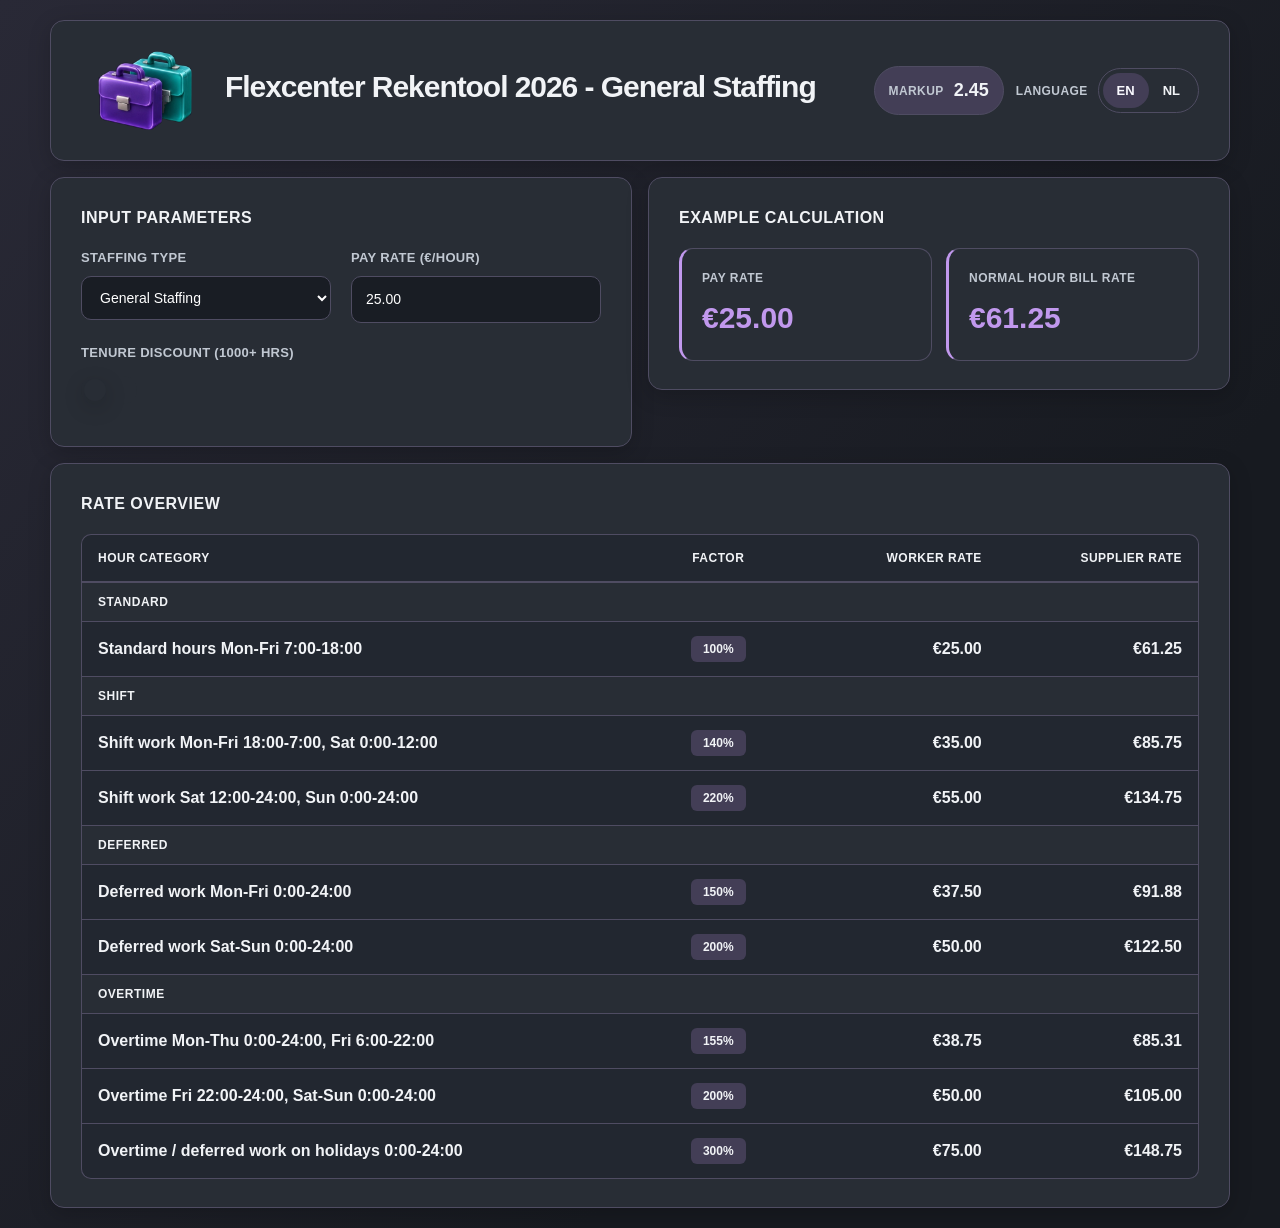
<file: modules/rekentool-combined.html>
<!DOCTYPE html>
<html data-workshop-module="6" lang="en">
<head>
  <meta charset="UTF-8" />
  <meta name="viewport" content="width=device-width, initial-scale=1.0" />
  <title>Flexcenter Rekentool 2026 - General Staffing</title>
  <link href="https://fonts.googleapis.com/css2?family=Inter:wght@400;500;600;700&display=swap" rel="stylesheet">
  <style>
    * { box-sizing: border-box; margin: 0; padding: 0; }
    body {
      font-family: 'Inter', -apple-system, BlinkMacSystemFont, 'Segoe UI', sans-serif;
      background:#171a20;
      color:#f1f3f6;
      line-height: 1.5;
      padding: 20px;
      min-height: 100vh;
    }
    .container { max-width: 1180px; margin: 0 auto; }
    .card {
      background:#282d35;
      border:1px solid var(--work-line);
      border-radius: 18px;
      padding: 28px 30px;
      box-shadow:0 6px 22px rgba(0,0,0,.19);
      margin-bottom: 18px;
    }
    .header-row {
      display: flex;
      justify-content: space-between;
      align-items: flex-start;
      gap: 16px;
      flex-wrap: wrap;
    }
    .title-block h1 {
      font-size: 30px;
      font-weight: 700;
      margin-bottom: 8px;
    }
    .title-block p {
      font-size: 14px;
      color:#f1f3f6;
    }
    .top-controls {
      display: flex;
      align-items: center;
      gap: 12px;
      flex-wrap: wrap;
    }
    .markup-badge {
      display: inline-flex;
      align-items: center;
      gap: 10px;
      padding: 10px 14px;
      background:var(--work-selected);
      border:1px solid var(--work-line);
      border-radius: 999px;
    }
    .markup-badge .badge-label {
      font-size: 12px;
      text-transform: uppercase;
      letter-spacing: .4px;
      font-weight: 700;
      color:#c1c8d2;
    }
    .markup-badge strong {
      font-size: 18px;
      font-weight: 700;
      color:#f1f3f6;
    }
    .language-switch {
      display: inline-flex;
      align-items: center;
      gap: 10px;
    }
    .language-switch-label {
      font-size: 12px;
      text-transform: uppercase;
      letter-spacing: .4px;
      font-weight: 700;
      color:#c1c8d2;
    }
    .language-switch-buttons {
      display: inline-flex;
      border:1px solid var(--work-line);
      border-radius: 999px;
      background:#282d35;
      padding: 4px;
    }
    .language-switch-buttons button {
      border:0;
      background: transparent;
      color:#f1f3f6;
      font: inherit;
      font-size: 13px;
      font-weight: 700;
      padding: 8px 14px;
      border-radius: 999px;
      cursor: pointer;
    }
    .language-switch-buttons button.active {
      background:var(--work-selected);
      color:var(--work-accent);
    }
    .section-title {
      font-size: 16px;
      font-weight: 700;
      text-transform: uppercase;
      letter-spacing: .5px;
      margin-bottom: 18px;
    }
    .input-grid {
      display: grid;
      grid-template-columns: repeat(auto-fit, minmax(240px, 280px));
      gap: 20px;
    }
    .form-group label {
      display: block;
      font-size: 13px;
      font-weight: 600;
      color:#c1c8d2;
      text-transform: uppercase;
      letter-spacing: .3px;
      margin-bottom: 8px;
    }
    .form-group input,
    .form-group select {
      width: 100%;
      padding: 12px 14px;
      border:1px solid var(--work-line);
      border-radius: 10px;
      background:#191d24;
      font: inherit;
      font-size: 14px;
      font-weight: 500;
    }
    .form-group input:focus,
    .form-group select:focus {
      outline: none;
      border-color:var(--work-line);
      box-shadow:0 6px 22px rgba(0,0,0,.19);
    }
    .toggle-row {
      display: flex;
      align-items: center;
      min-height: 48px;
    }
    .toggle-switch {
      position: relative;
      display: inline-block;
      width: 56px;
      height: 28px;
    }
    .toggle-switch input {
      opacity: 0;
      width: 0;
      height: 0;
    }
    .toggle-slider {
      position: absolute;
      inset: 0;
      background:#282d35;
      border-radius: 999px;
      cursor: pointer;
      transition: .25s;
    }
    .toggle-slider:before {
      content: "";
      position: absolute;
      left: 3px;
      bottom: 3px;
      width: 22px;
      height: 22px;
      border-radius: 50%;
      background:#282d35;
      box-shadow:0 6px 22px rgba(0,0,0,.19);
      transition: .25s;
    }
    .toggle-switch input:checked + .toggle-slider {
      background:var(--work-selected);
    }
    .toggle-switch input:checked + .toggle-slider:before {
      transform: translateX(28px);
    }
    .price-grid {
      display: grid;
      grid-template-columns: repeat(auto-fit, minmax(220px, 1fr));
      gap: 16px;
    }
    .price-box {
      background:#282d35;
      border:1px solid var(--work-line);
      border-radius: 14px;
      padding: 20px;
    }
    .price-box .label {
      font-size: 12px;
      font-weight: 600;
      text-transform: uppercase;
      letter-spacing: .5px;
      color:#c1c8d2;
      margin-bottom: 8px;
    }
    .price-box .value {
      font-size: 30px;
      font-weight: 700;
      color:var(--work-accent);
    }
    .price-box.green .value {
      color:var(--work-accent);
    }
    table {
      width: 100%;
      border-collapse:separate;
      border-spacing:0;
    }
    th, td {
      padding: 14px 16px;
      border-bottom:1px solid var(--work-line);
      background:#222730;
    }
    th {
      background:#222730;
      font-size: 12px;
      font-weight: 700;
      text-transform: uppercase;
      letter-spacing: .5px;
      color:#f1f3f6;
      text-align: left;
      border-top:1px solid var(--work-line);
    }
    th:first-child {
      border-left:1px solid var(--work-line);
      border-top-left-radius:10px;
    }
    th:last-child {
      border-right:1px solid var(--work-line);
      border-top-right-radius:10px;
    }
    tbody td:first-child { border-left:1px solid var(--work-line); }
    tbody td:last-child { border-right:1px solid var(--work-line); }
    tbody tr:last-child td:first-child { border-bottom-left-radius:10px; }
    tbody tr:last-child td:last-child { border-bottom-right-radius:10px; }
    tbody tr:hover td { background:#282d35; }
    .rates-table th:nth-child(2), .rates-table td:nth-child(2) { width: 14%; text-align: center; }
    .rates-table th:nth-child(3), .rates-table td:nth-child(3),
    .rates-table th:nth-child(4), .rates-table td:nth-child(4) { width: 18%; text-align: right; }
    .allowance-name { font-weight: 600; color:#f1f3f6; }
    .percentage-badge {
      display: inline-flex;
      align-items: center;
      justify-content: center;
      background:var(--work-selected);
      color:#f1f3f6;
      padding: 4px 12px;
      border-radius: 6px;
      font-size: 12px;
      font-weight: 600;
    }
    .worker-rate { font-weight: 600; color:#f1f3f6; }
    .supplier-rate { font-weight: 700; color:#f1f3f6; }
    .day-time-label {
      display: inline-flex;
      flex-direction: column;
      gap: 2px;
    }
    .day-label { font-weight: 700; }
    .time-label { font-size: 13px; color:#c1c8d2; }
    .group-row td {
      background:#282d35 !important;
      color:#f1f3f6;
      font-size: 12px;
      font-weight: 700;
      letter-spacing: .5px;
      text-transform: uppercase;
      border-left:1px solid var(--work-line);
      border-right:1px solid var(--work-line);
      border-bottom:1px solid var(--work-line);
      padding: 10px 16px;
    }
    .group-row:first-child td {
      border-top:1px solid var(--work-line);
    }
    @media (max-width: 760px) {
      body { padding: 14px; }
      .card { padding: 22px 18px; }
      .title-block h1 { font-size: 24px; }
      th, td { padding: 12px 10px; }
    }
  </style><style media="print">
    * { box-sizing: border-box; margin: 0; padding: 0; }
    body {
      font-family: 'Inter', -apple-system, BlinkMacSystemFont, 'Segoe UI', sans-serif;
      background: linear-gradient(135deg, #fff5f7 0%, #f0f9ff 50%, #f0fdf4 100%);
      color: #111827;
      line-height: 1.5;
      padding: 20px;
      min-height: 100vh;
    }
    .container { max-width: 1180px; margin: 0 auto; }
    .card {
      background: #ffffff;
      border: 1px solid #e5e7eb;
      border-radius: 18px;
      padding: 28px 30px;
      box-shadow: 0 2px 10px rgba(0,0,0,.05);
      margin-bottom: 18px;
    }
    .header-row {
      display: flex;
      justify-content: space-between;
      align-items: flex-start;
      gap: 16px;
      flex-wrap: wrap;
    }
    .title-block h1 {
      font-size: 30px;
      font-weight: 700;
      margin-bottom: 8px;
    }
    .title-block p {
      font-size: 14px;
      color: #6b7280;
    }
    .top-controls {
      display: flex;
      align-items: center;
      gap: 12px;
      flex-wrap: wrap;
    }
    .markup-badge {
      display: inline-flex;
      align-items: center;
      gap: 10px;
      padding: 10px 14px;
      background: #eff6ff;
      border: 1px solid #bfdbfe;
      border-radius: 999px;
    }
    .markup-badge .badge-label {
      font-size: 12px;
      text-transform: uppercase;
      letter-spacing: .4px;
      font-weight: 700;
      color: #1d4ed8;
    }
    .markup-badge strong {
      font-size: 18px;
      font-weight: 700;
      color: #111827;
    }
    .language-switch {
      display: inline-flex;
      align-items: center;
      gap: 10px;
    }
    .language-switch-label {
      font-size: 12px;
      text-transform: uppercase;
      letter-spacing: .4px;
      font-weight: 700;
      color: #6b7280;
    }
    .language-switch-buttons {
      display: inline-flex;
      border: 1px solid #d1d5db;
      border-radius: 999px;
      background: #f9fafb;
      padding: 4px;
    }
    .language-switch-buttons button {
      border: 0;
      background: transparent;
      color: #374151;
      font: inherit;
      font-size: 13px;
      font-weight: 700;
      padding: 8px 14px;
      border-radius: 999px;
      cursor: pointer;
    }
    .language-switch-buttons button.active {
      background: #111827;
      color: #ffffff;
    }
    .section-title {
      font-size: 16px;
      font-weight: 700;
      text-transform: uppercase;
      letter-spacing: .5px;
      margin-bottom: 18px;
    }
    .input-grid {
      display: grid;
      grid-template-columns: repeat(auto-fit, minmax(240px, 280px));
      gap: 20px;
    }
    .form-group label {
      display: block;
      font-size: 13px;
      font-weight: 600;
      color: #374151;
      text-transform: uppercase;
      letter-spacing: .3px;
      margin-bottom: 8px;
    }
    .form-group input,
    .form-group select {
      width: 100%;
      padding: 12px 14px;
      border: 1px solid #d1d5db;
      border-radius: 10px;
      background: #ffffff;
      font: inherit;
      font-size: 14px;
      font-weight: 500;
    }
    .form-group input:focus,
    .form-group select:focus {
      outline: none;
      border-color: #3b82f6;
      box-shadow: 0 0 0 3px rgba(59,130,246,.12);
    }
    .toggle-row {
      display: flex;
      align-items: center;
      min-height: 48px;
    }
    .toggle-switch {
      position: relative;
      display: inline-block;
      width: 56px;
      height: 28px;
    }
    .toggle-switch input {
      opacity: 0;
      width: 0;
      height: 0;
    }
    .toggle-slider {
      position: absolute;
      inset: 0;
      background: #d1d5db;
      border-radius: 999px;
      cursor: pointer;
      transition: .25s;
    }
    .toggle-slider:before {
      content: "";
      position: absolute;
      left: 3px;
      bottom: 3px;
      width: 22px;
      height: 22px;
      border-radius: 50%;
      background: #ffffff;
      box-shadow: 0 2px 4px rgba(0,0,0,.18);
      transition: .25s;
    }
    .toggle-switch input:checked + .toggle-slider {
      background: #3b82f6;
    }
    .toggle-switch input:checked + .toggle-slider:before {
      transform: translateX(28px);
    }
    .price-grid {
      display: grid;
      grid-template-columns: repeat(auto-fit, minmax(220px, 1fr));
      gap: 16px;
    }
    .price-box {
      background: #f9fafb;
      border: 1px solid #e5e7eb;
      border-radius: 14px;
      padding: 20px;
    }
    .price-box .label {
      font-size: 12px;
      font-weight: 600;
      text-transform: uppercase;
      letter-spacing: .5px;
      color: #6b7280;
      margin-bottom: 8px;
    }
    .price-box .value {
      font-size: 30px;
      font-weight: 700;
      color: #111827;
    }
    .price-box.green .value {
      color: #059669;
    }
    table {
      width: 100%;
      border-collapse: separate;
      border-spacing: 0;
    }
    th, td {
      padding: 14px 16px;
      border-bottom: 1px solid #e5e7eb;
      background: #ffffff;
    }
    th {
      background: #f9fafb;
      font-size: 12px;
      font-weight: 700;
      text-transform: uppercase;
      letter-spacing: .5px;
      color: #6b7280;
      text-align: left;
      border-top: 1px solid #e5e7eb;
    }
    th:first-child {
      border-left: 1px solid #e5e7eb;
      border-top-left-radius: 10px;
    }
    th:last-child {
      border-right: 1px solid #e5e7eb;
      border-top-right-radius: 10px;
    }
    tbody td:first-child { border-left: 1px solid #e5e7eb; }
    tbody td:last-child { border-right: 1px solid #e5e7eb; }
    tbody tr:last-child td:first-child { border-bottom-left-radius: 10px; }
    tbody tr:last-child td:last-child { border-bottom-right-radius: 10px; }
    tbody tr:hover td { background: #fffbeb; }
    .rates-table th:nth-child(2), .rates-table td:nth-child(2) { width: 14%; text-align: center; }
    .rates-table th:nth-child(3), .rates-table td:nth-child(3),
    .rates-table th:nth-child(4), .rates-table td:nth-child(4) { width: 18%; text-align: right; }
    .allowance-name { font-weight: 600; color: #111827; }
    .percentage-badge {
      display: inline-flex;
      align-items: center;
      justify-content: center;
      background: #fef3c7;
      color: #92400e;
      padding: 4px 12px;
      border-radius: 6px;
      font-size: 12px;
      font-weight: 600;
    }
    .worker-rate { font-weight: 600; color: #6b7280; }
    .supplier-rate { font-weight: 700; color: #111827; }
    .day-time-label {
      display: inline-flex;
      flex-direction: column;
      gap: 2px;
    }
    .day-label { font-weight: 700; }
    .time-label { font-size: 13px; color: #6b7280; }
    .group-row td {
      background: #eff6ff !important;
      color: #1e3a8a;
      font-size: 12px;
      font-weight: 700;
      letter-spacing: .5px;
      text-transform: uppercase;
      border-left: 1px solid #dbeafe;
      border-right: 1px solid #dbeafe;
      border-bottom: 1px solid #dbeafe;
      padding: 10px 16px;
    }
    .group-row:first-child td {
      border-top: 1px solid #dbeafe;
    }
    @media (max-width: 760px) {
      body { padding: 14px; }
      .card { padding: 22px 18px; }
      .title-block h1 { font-size: 24px; }
      th, td { padding: 12px 10px; }
    }
  </style>
<style media="screen">:root{--work-accent:#c198ed;--work-line:#4f4c62;--work-selected:#433e56;--work-art:url("[data-uri]");color-scheme:dark}html{background:#171a20}body{font-family:"Segoe UI",Arial,sans-serif;background:#171a20;color:#f1f3f6}button,input,select,textarea{font-family:inherit}h1,h2,h3{letter-spacing:-.035em}input:not([type=checkbox]):not([type=radio]),select,textarea{color-scheme:dark}button:focus-visible,a:focus-visible,input:focus-visible,select:focus-visible,textarea:focus-visible{outline:2px solid var(--work-accent);outline-offset:3px}.work-art{display:block;flex:0 1 auto;width:110px;height:70px;background:var(--work-art) center/contain no-repeat;pointer-events:none}.panel,.card,.section-card,.search-panel,.admin-card{border-radius:14px}.header-row{display:flex;gap:16px;align-items:center}.header-row .top-controls{margin-inline-start:auto}::selection{background:var(--work-selected);color:#fff}body{background:linear-gradient(130deg,#292936 0%,#171a20 70%);min-height:100vh}.work-art{width:clamp(96px,10vw,150px);height:clamp(62px,6.5vw,90px)}.price-grid{gap:14px}.price-box{border-inline-start:3px solid var(--work-accent)}@media(min-width:980px){.container{display:grid;grid-template-columns:1fr 1fr;gap:16px;align-items:start}.container>.card{grid-column:1/-1;margin:0}.container>.card:nth-child(2){grid-column:1}.container>.card:nth-child(3){grid-column:2}.price-grid,.input-grid{grid-template-columns:repeat(2,minmax(0,1fr))}}@media(max-width:760px){.intro,.hero,.hero-main{grid-template-columns:minmax(0,1fr)}.intro .work-art,.hero .work-art,.hero-main .work-art{grid-row:auto;grid-column:1;width:90px;height:54px}.hero>div:first-of-type{grid-row:auto}.dashboard,.rh-csp-welcome-card{grid-template-columns:1fr}.header-row,.work-heading,.admin-hero{flex-wrap:wrap}.work-art{width:76px;height:50px}.rh-csp-welcome-visual .work-art{height:75px}}</style><style media="print">.work-art{display:none!important}</style><style media="screen">:is(html,#rw-contrast-scope):is(html,#rw-module-scope) #langEn{color:#fafaff!important;-webkit-text-fill-color:#fafaff!important}[data-rw-symbol="search"]{--symbol-art:url("[data-uri]")}[data-rw-symbol="download"]{--symbol-art:url("[data-uri]")}[data-rw-symbol="save"]{--symbol-art:url("[data-uri]")}[data-rw-symbol="copy"]{--symbol-art:url("[data-uri]")}[data-rw-symbol="print"]{--symbol-art:url("[data-uri]")}[data-rw-symbol="calculator"]{--symbol-art:url("[data-uri]")}[data-rw-symbol="calendar"]{--symbol-art:url("[data-uri]")}[data-rw-symbol="check"]{--symbol-art:url("[data-uri]")}[data-rw-symbol="remove"]{--symbol-art:url("[data-uri]")}[data-rw-symbol="reset"]{--symbol-art:url("[data-uri]")}[data-rw-symbol="settings"]{--symbol-art:url("[data-uri]")}[data-rw-symbol="add"]{--symbol-art:url("[data-uri]")}[data-rw-symbol="edit"]{--symbol-art:url("[data-uri]")}[data-rw-symbol="folder"]{--symbol-art:url("[data-uri]")}[data-rw-symbol="forward"]{--symbol-art:url("[data-uri]")}[data-rw-symbol="info"]{--symbol-art:url("[data-uri]")}
[data-rw-symbol]::before{content:""!important;display:inline-block!important;position:static!important;inset:auto!important;transform:none!important;background:var(--symbol-art) center/contain no-repeat!important;width:1.45rem!important;height:1.45rem!important;margin:0 .42em 0 0!important;vertical-align:middle;flex:0 0 1.45rem;opacity:1!important;pointer-events:none;filter:drop-shadow(0 1px 1px #0006);border:0!important;box-shadow:none!important}
[data-rw-symbol-only]{font-size:0!important}
[data-rw-symbol-only]::before{margin:0!important}
[data-rw-symbol]>svg{display:none!important}
.compositionMetricIcon,svg.search-glass{filter:drop-shadow(0 1px 0 #fff8) drop-shadow(1px 2px 1px #0008)}
</style><script>(()=>{
  const targets='button,a[download],.search-icon,.compositionMetricIcon,.calendar-glyph,.notice-icon,.heading-icon,.sow-elapsed-icon,.disclaimer-icon,.incIcon';
  const rules=[
    ['copy',/copy|kopiuj|kopieer|clipboard/],['print',/print|druk|afdruk/],
    ['download',/download|pobierz|export|eksport|pdf|xlsx|excelbestand/],
    ['save',/save|zapisz|opslaan/],['remove',/delete|remove|verwijder|usuń|usun/],
    ['reset',/reset|clear|wyczyść|wis alles|opnieuw/],['search',/search|zoek|szukaj|wyszuk|find procedure/],
    ['calendar',/calendar|kalendar|datum|dates|days|dagen|dni kalendarz/],
    ['edit',/edit|bewerk|edyt/],['add',/^(add|dodaj|nieuw|toevoegen)|addrow|newproject/],
    ['settings',/setting|ustawien|instelling/],['info',/help|info|pomoc|disclaimer/],
    ['calculator',/calcul|bereken|oblicz|budget|budżet|rate|stawka|tarief|result|wynik/],
    ['check',/confirm|submit|akcept|potwierd|bevestig/],['folder',/project|projekt|dossier/]
  ];
  const named={ 'calendar-glyph':'calendar','sow-elapsed-icon':'calendar','search-icon':'search',
    'notice-icon':'info','disclaimer-icon':'info','incIcon':'calculator','heading-icon':'calculator' };
  const glyphs={'↺':'reset','⎙':'print','▣':'copy','📅':'calendar','✓':'check','✔':'check','→':'forward','➜':'forward','➕':'add','⚠️':'info'};
  function decorate(el){
    if(!el.matches(targets)||el.closest('[contenteditable=true]'))return;
    const text=el.textContent.trim(), key=[el.id,el.title,el.getAttribute('aria-label'),text].filter(Boolean).join(' ').toLowerCase();
    const name=Object.keys(named).find(k=>el.classList.contains(k));
    let icon=name?named[name]:null;
    if(el.matches('button[onclick^=setYear]'))icon='calendar';
    if(el.matches('.search-button'))icon='search';

    if(!icon && el.matches('button,a[download]'))icon=glyphs[text]||(el.hasAttribute('download')?'download':rules.find(([,r])=>r.test(key))?.[0]);
    if(!icon)return;
    if(!name && el.querySelector('svg,img,i,[aria-hidden="true"],.work-art,'+Object.keys(named).map(k=>'.'+k).join(',')))return;
    if(!name && !glyphs[text] && /[\p{Extended_Pictographic}↺⎙▣➜→✓✔]/u.test(text))return;
    if(name||glyphs[text]||(!text&&el.querySelector('svg')))el.setAttribute('data-rw-symbol-only','');
    el.setAttribute('data-rw-symbol',icon);
  }
  function scan(root){if(root.nodeType!==1)return;decorate(root);root.querySelectorAll(targets).forEach(decorate)}
  function start(){
    scan(document.body);
    new MutationObserver(records=>{
      for(const record of records){
        if(record.target.nodeType===1 && record.target.matches(targets))decorate(record.target);
        for(const node of record.addedNodes)scan(node);
      }
    }).observe(document.body,{childList:true,subtree:true});
  }
  if(document.readyState==='loading')document.addEventListener('DOMContentLoaded',start,{once:true});else start();
})();
</script></head>
<body>
  <div class="container">
    <div class="card">
      <div class="header-row"><span class="work-art" aria-hidden="true"></span>
        <div class="title-block">
          <h1 id="headerTitle"></h1>
          <p id="headerSubtitle"></p>
        </div>
        <div class="top-controls">
          <div class="markup-badge">
            <span class="badge-label" id="markupLabel"></span>
            <strong id="markupValue"></strong>
          </div>
          <div class="language-switch">
            <span class="language-switch-label" id="languageSwitchLabel"></span>
            <div class="language-switch-buttons">
              <button id="langEn" type="button">EN</button>
              <button id="langNl" type="button">NL</button>
            </div>
          </div>
        </div>
      </div>
    </div>

    <div class="card">
      <h2 class="section-title" id="inputTitle"></h2>
      <div class="input-grid">
        <div class="form-group">
          <label for="agencySelect" id="agencySelectLabel"></label>
          <select id="agencySelect">
            <option value="general">General Staffing</option>
            <option value="professional">Professional Staffing</option>
          </select>
        </div>
        <div class="form-group">
          <label for="payRate" id="payRateLabel"></label>
          <input type="number" id="payRate" value="25.00" step="0.01" min="0" />
        </div>
        <div class="form-group">
          <label for="tenureDiscount" id="tenureDiscountLabel"></label>
          <div class="toggle-row">
            <label class="toggle-switch">
              <input type="checkbox" id="tenureDiscount">
              <span class="toggle-slider"></span>
            </label>
          </div>
        </div>
      </div>
    </div>

    <div class="card">
      <h2 class="section-title" id="exampleTitle"></h2>
      <div class="price-grid">
        <div class="price-box">
          <div class="label" id="displayPayRateLabel"></div>
          <div class="value" id="displayPayRate"></div>
        </div>
        <div class="price-box green">
          <div class="label" id="displayBillRateLabel"></div>
          <div class="value" id="displayBillRate"></div>
        </div>
      </div>
    </div>

    <div class="card">
      <h2 class="section-title" id="rateOverviewTitle"></h2>
      <table class="rates-table">
        <thead>
          <tr>
            <th id="colHourType"></th>
            <th id="colFactor"></th>
            <th id="colWorkerRate"></th>
            <th id="colSupplierRate"></th>
          </tr>
        </thead>
        <tbody id="ratesTable"></tbody>
      </table>
    </div>
  </div>

  <script>
    const agencies = {
      general: { name: 'General Staffing', multiplier: 2.45 },
      professional: { name: 'Professional Staffing', multiplier: 2.55 }
    };
    const languageStorageKey = 'rekentoolLanguage_combined';
    const agencyStorageKey = 'rekentoolAgency_combined';
    let currentLanguage = localStorage.getItem(languageStorageKey) || 'en';
    let currentAgencyKey = localStorage.getItem(agencyStorageKey) || 'general';

    const rates = [
      { key: 'standardHours', type: 'normal', factor: 100, group: 'standard' },
      { key: 'shiftWorkWeekdaySaturdayMorning', type: 'shift', factor: 140, group: 'shift' },
      { key: 'shiftWorkWeekend', type: 'shift', factor: 220, group: 'shift' },
      { key: 'deferredWorkWeekdays', type: 'deferred', factor: 150, group: 'deferred' },
      { key: 'deferredWorkWeekend', type: 'deferred', factor: 200, group: 'deferred' },
      { key: 'overtimeWeekAndFridayDay', type: 'overtime', factor: 155, group: 'overtime' },
      { key: 'overtimeFridayNightWeekend', type: 'overtime', factor: 200, group: 'overtime' },
      { key: 'holidayOvertimeDeferred', type: 'overtime', factor: 300, group: 'overtime' }
    ];

    const translations = {
      en: {
        pageTitle: 'Flexcenter Rekentool 2026',
        headerTitle: 'Flexcenter Rekentool 2026',
        headerSubtitle: '',
        markupLabel: 'Markup',
        languageSwitchLabel: 'Language',
        inputTitle: 'Input Parameters',
        agencySelectLabel: 'Staffing Type',
        payRateLabel: 'Pay Rate (€/hour)',
        tenureDiscountLabel: 'Tenure Discount (1000+ hrs)',
        exampleTitle: 'Example Calculation',
        displayPayRateLabel: 'Pay Rate',
        displayBillRateLabel: 'Normal Hour Bill Rate',
        rateOverviewTitle: 'Rate Overview',
        colHourType: 'Hour Category',
        colFactor: 'Factor',
        colWorkerRate: 'Worker Rate',
        colSupplierRate: 'Supplier Rate',
        groupLabels: {
          standard: 'Standard',
          shift: 'Shift',
          deferred: 'Deferred',
          overtime: 'Overtime'
        },
        rateLabels: {
          standardHours: 'Standard hours Mon-Fri 7:00-18:00',
          shiftWorkWeekdaySaturdayMorning: 'Shift work Mon-Fri 18:00-7:00, Sat 0:00-12:00',
          deferredWorkWeekend: 'Deferred work Sat-Sun 0:00-24:00',
          overtimeWeekAndFridayDay: 'Overtime Mon-Thu 0:00-24:00, Fri 6:00-22:00',
          overtimeFridayNightWeekend: 'Overtime Fri 22:00-24:00, Sat-Sun 0:00-24:00',
          holidayOvertimeDeferred: 'Overtime / deferred work on holidays 0:00-24:00',
          deferredWorkWeekdays: 'Deferred work Mon-Fri 0:00-24:00',
          shiftWorkWeekend: 'Shift work Sat 12:00-24:00, Sun 0:00-24:00'
        },
        dayLabels: {
          mondayFriday: 'Monday - Friday',
          saturdaySunday: 'Saturday - Sunday',
          holiday: 'Holiday'
        },
        timeLabels: {
          '0700_2200': '7:00 - 22:00',
          '2200_0700': '22:00 - 7:00'
        }
      },
      nl: {
        pageTitle: 'Flexcenter Rekentool 2026',
        headerTitle: 'Flexcenter Rekentool 2026',
        headerSubtitle: '',
        markupLabel: 'Markup',
        languageSwitchLabel: 'Taal',
        inputTitle: 'Invoerparameters',
        agencySelectLabel: 'Staffing type',
        payRateLabel: 'Pay rate (€/uur)',
        tenureDiscountLabel: 'Tenurekorting (1000+ uur)',
        exampleTitle: 'Voorbeeldberekening',
        displayPayRateLabel: 'Pay rate',
        displayBillRateLabel: 'Bill rate reguliere uren',
        rateOverviewTitle: 'Overzicht tarieven',
        colHourType: 'Uurcategorie',
        colFactor: 'Factor',
        colWorkerRate: 'Werknemerstarief',
        colSupplierRate: 'Leverancierstarief',
        groupLabels: {
          standard: 'Standaard',
          shift: 'Ploegendienst',
          deferred: 'Verschoven dienst',
          overtime: 'Overwerk'
        },
        rateLabels: {
          standardHours: 'Reguliere uren ma-vr 7:00-18:00',
          shiftWorkWeekdaySaturdayMorning: 'Ploegendienst ma-vr 18:00-7:00, za 0:00-12:00',
          deferredWorkWeekend: 'Verschoven dienst za-zo 0:00-24:00',
          overtimeWeekAndFridayDay: 'Overwerk ma-do 0:00-24:00, vr 6:00-22:00',
          overtimeFridayNightWeekend: 'Overwerk vr 22:00-24:00, za-zo 0:00-24:00',
          holidayOvertimeDeferred: 'Overwerk / verschoven dienst op feestdagen 0:00-24:00',
          deferredWorkWeekdays: 'Verschoven dienst ma-vr 0:00-24:00',
          shiftWorkWeekend: 'Ploegendienst za 12:00-24:00, zo 0:00-24:00'
        },
        dayLabels: {
          mondayFriday: 'Maandag - vrijdag',
          saturdaySunday: 'Zaterdag - zondag',
          holiday: 'Feestdag'
        },
        timeLabels: {
          '0700_2200': '7:00 - 22:00',
          '2200_0700': '22:00 - 7:00'
        }
      }
    };

    const agencySelect = document.getElementById('agencySelect');
    const payRateInput = document.getElementById('payRate');
    const tenureDiscount = document.getElementById('tenureDiscount');
    const ratesTable = document.getElementById('ratesTable');
    const displayPayRate = document.getElementById('displayPayRate');
    const displayBillRate = document.getElementById('displayBillRate');
    const langEnButton = document.getElementById('langEn');
    const langNlButton = document.getElementById('langNl');

    function getAgency() {
      return agencies[currentAgencyKey] || agencies.general;
    }

    function formatCurrency(value) {
      const locale = currentLanguage === 'nl' ? 'nl-NL' : 'en-IE';
      return new Intl.NumberFormat(locale, {
        style: 'currency',
        currency: 'EUR',
        minimumFractionDigits: 2,
        maximumFractionDigits: 2
      }).format(value);
    }

    function applyStaticTexts() {
      const t = translations[currentLanguage];
      const agency = getAgency();
      document.documentElement.lang = currentLanguage;
      document.title = `${t.pageTitle} - ${agency.name}`;
      document.getElementById('headerTitle').textContent = `${t.headerTitle} - ${agency.name}`;
      document.getElementById('headerSubtitle').textContent = t.headerSubtitle;
      document.getElementById('markupLabel').textContent = t.markupLabel;
      document.getElementById('markupValue').textContent = agency.multiplier.toFixed(2);
      document.getElementById('languageSwitchLabel').textContent = t.languageSwitchLabel;
      document.getElementById('inputTitle').textContent = t.inputTitle;
      document.getElementById('agencySelectLabel').textContent = t.agencySelectLabel;
      agencySelect.value = currentAgencyKey;
      document.getElementById('payRateLabel').textContent = t.payRateLabel;
      document.getElementById('tenureDiscountLabel').textContent = t.tenureDiscountLabel;
      document.getElementById('exampleTitle').textContent = t.exampleTitle;
      document.getElementById('displayPayRateLabel').textContent = t.displayPayRateLabel;
      document.getElementById('displayBillRateLabel').textContent = t.displayBillRateLabel;
      document.getElementById('rateOverviewTitle').textContent = t.rateOverviewTitle;
      document.getElementById('colHourType').textContent = t.colHourType;
      document.getElementById('colFactor').textContent = t.colFactor;
      document.getElementById('colWorkerRate').textContent = t.colWorkerRate;
      document.getElementById('colSupplierRate').textContent = t.colSupplierRate;
      langEnButton.classList.toggle('active', currentLanguage === 'en');
      langNlButton.classList.toggle('active', currentLanguage === 'nl');
    }

    function calculate() {
      const t = translations[currentLanguage];
      const agency = getAgency();
      const payRate = parseFloat(payRateInput.value) || 0;
      const multiplier = agency.multiplier;
      const tenureDiscountRate = tenureDiscount.checked ? 0.985 : 1.0;
      const normalBillRateBase = payRate * multiplier;
      const normalBillRate = normalBillRateBase * tenureDiscountRate;

      displayPayRate.textContent = formatCurrency(payRate);
      displayBillRate.textContent = formatCurrency(normalBillRate);

      let ratesHtml = '';
      let currentGroup = '';
      rates.forEach((rate) => {
        if (rate.group !== currentGroup) {
          currentGroup = rate.group;
          ratesHtml += `
            <tr class="group-row">
              <td colspan="4">${t.groupLabels[rate.group]}</td>
            </tr>
          `;
        }

        const workerRate = payRate * (rate.factor / 100);
        const extraPay = workerRate - payRate;
        let supplierRate = 0;

        if (rate.type === 'normal' || rate.type === 'shift') {
          supplierRate = workerRate * multiplier * tenureDiscountRate;
        } else if (rate.type === 'deferred') {
          supplierRate = workerRate * multiplier * tenureDiscountRate;
        } else if (rate.type === 'overtime') {
          const overtimeRecovery = extraPay * 0.75;
          supplierRate = (normalBillRateBase + extraPay + overtimeRecovery) * tenureDiscountRate;
        }

        ratesHtml += `
          <tr>
            <td class="allowance-name">${t.rateLabels[rate.key]}</td>
            <td><span class="percentage-badge">${rate.factor}%</span></td>
            <td class="worker-rate">${formatCurrency(workerRate)}</td>
            <td class="supplier-rate">${formatCurrency(supplierRate)}</td>
          </tr>
        `;
      });
      ratesTable.innerHTML = ratesHtml;
    }

    function setLanguage(language) {
      currentLanguage = language;
      localStorage.setItem(languageStorageKey, language);
      applyStaticTexts();
      calculate();
    }

    function setAgency(agencyKey) {
      currentAgencyKey = agencyKey;
      localStorage.setItem(agencyStorageKey, agencyKey);
      applyStaticTexts();
      calculate();
    }

    agencySelect.addEventListener('change', (event) => setAgency(event.target.value));
    payRateInput.addEventListener('input', calculate);
    tenureDiscount.addEventListener('change', calculate);
    langEnButton.addEventListener('click', () => setLanguage('en'));
    langNlButton.addEventListener('click', () => setLanguage('nl'));

    applyStaticTexts();
    calculate();
  </script>
</body>
</html>
</file>
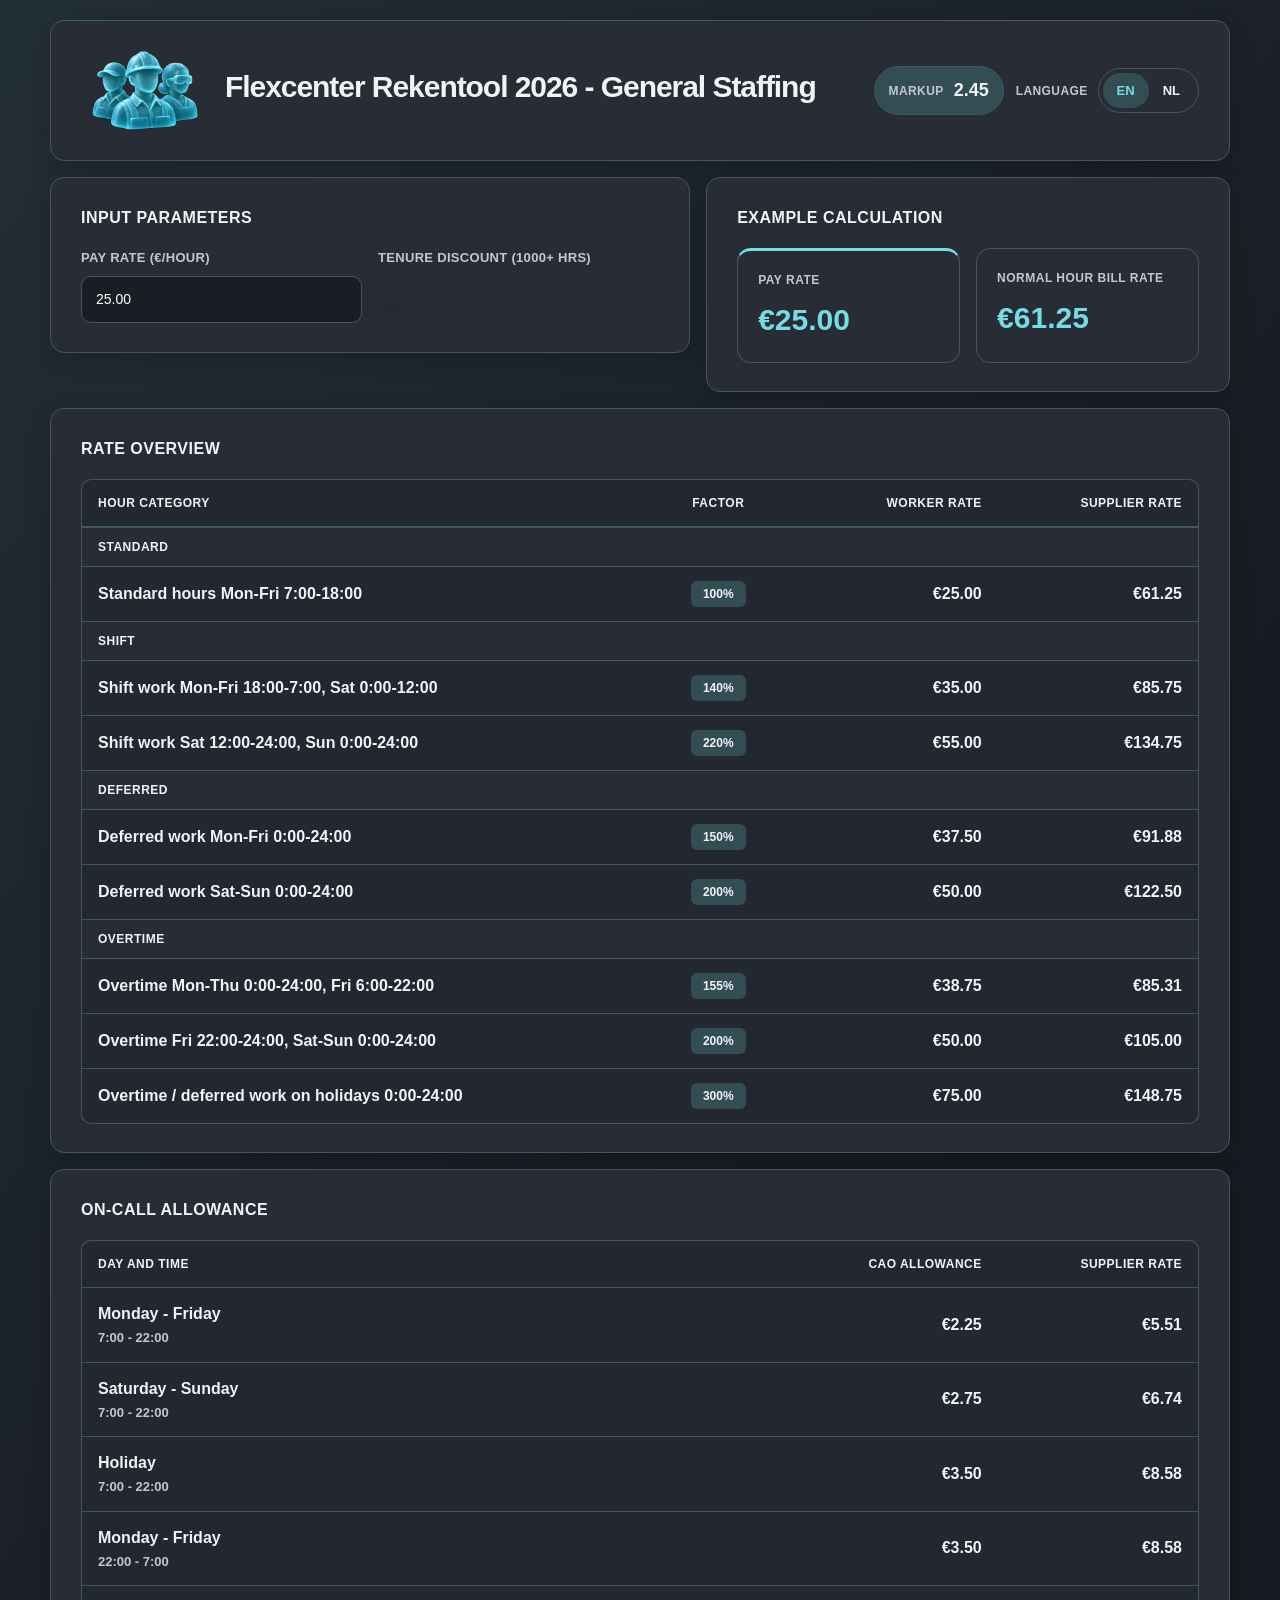
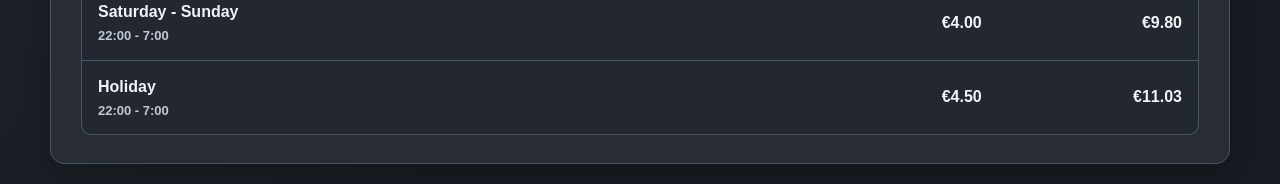
<file: modules/rekentool-general-staffing.html>
<!DOCTYPE html>
<html data-workshop-module="7" lang="en">
<head>
  <meta charset="UTF-8" />
  <meta name="viewport" content="width=device-width, initial-scale=1.0" />
  <title>Flexcenter Rekentool 2026 - General Staffing</title>
  <link href="https://fonts.googleapis.com/css2?family=Inter:wght@400;500;600;700&display=swap" rel="stylesheet">
  <style>
    * { box-sizing: border-box; margin: 0; padding: 0; }
    body {
      font-family: 'Inter', -apple-system, BlinkMacSystemFont, 'Segoe UI', sans-serif;
      background:#171a20;
      color:#f1f3f6;
      line-height: 1.5;
      padding: 20px;
      min-height: 100vh;
    }
    .container { max-width: 1180px; margin: 0 auto; }
    .card {
      background:#282d35;
      border:1px solid var(--work-line);
      border-radius: 18px;
      padding: 28px 30px;
      box-shadow:0 6px 22px rgba(0,0,0,.19);
      margin-bottom: 18px;
    }
    .header-row {
      display: flex;
      justify-content: space-between;
      align-items: flex-start;
      gap: 16px;
      flex-wrap: wrap;
    }
    .title-block h1 {
      font-size: 30px;
      font-weight: 700;
      margin-bottom: 8px;
    }
    .title-block p {
      font-size: 14px;
      color:#f1f3f6;
    }
    .top-controls {
      display: flex;
      align-items: center;
      gap: 12px;
      flex-wrap: wrap;
    }
    .markup-badge {
      display: inline-flex;
      align-items: center;
      gap: 10px;
      padding: 10px 14px;
      background:var(--work-selected);
      border:1px solid var(--work-line);
      border-radius: 999px;
    }
    .markup-badge .badge-label {
      font-size: 12px;
      text-transform: uppercase;
      letter-spacing: .4px;
      font-weight: 700;
      color:#c1c8d2;
    }
    .markup-badge strong {
      font-size: 18px;
      font-weight: 700;
      color:#f1f3f6;
    }
    .language-switch {
      display: inline-flex;
      align-items: center;
      gap: 10px;
    }
    .language-switch-label {
      font-size: 12px;
      text-transform: uppercase;
      letter-spacing: .4px;
      font-weight: 700;
      color:#c1c8d2;
    }
    .language-switch-buttons {
      display: inline-flex;
      border:1px solid var(--work-line);
      border-radius: 999px;
      background:#282d35;
      padding: 4px;
    }
    .language-switch-buttons button {
      border:0;
      background: transparent;
      color:#f1f3f6;
      font: inherit;
      font-size: 13px;
      font-weight: 700;
      padding: 8px 14px;
      border-radius: 999px;
      cursor: pointer;
    }
    .language-switch-buttons button.active {
      background:var(--work-selected);
      color:var(--work-accent);
    }
    .section-title {
      font-size: 16px;
      font-weight: 700;
      text-transform: uppercase;
      letter-spacing: .5px;
      margin-bottom: 18px;
    }
    .input-grid {
      display: grid;
      grid-template-columns: repeat(auto-fit, minmax(240px, 280px));
      gap: 20px;
    }
    .form-group label {
      display: block;
      font-size: 13px;
      font-weight: 600;
      color:#c1c8d2;
      text-transform: uppercase;
      letter-spacing: .3px;
      margin-bottom: 8px;
    }
    .form-group input {
      width: 100%;
      padding: 12px 14px;
      border:1px solid var(--work-line);
      border-radius: 10px;
      background:#191d24;
      font: inherit;
      font-size: 14px;
      font-weight: 500;
    }
    .form-group input:focus {
      outline: none;
      border-color:var(--work-line);
      box-shadow:0 6px 22px rgba(0,0,0,.19);
    }
    .toggle-row {
      display: flex;
      align-items: center;
      min-height: 48px;
    }
    .toggle-switch {
      position: relative;
      display: inline-block;
      width: 56px;
      height: 28px;
    }
    .toggle-switch input {
      opacity: 0;
      width: 0;
      height: 0;
    }
    .toggle-slider {
      position: absolute;
      inset: 0;
      background:#282d35;
      border-radius: 999px;
      cursor: pointer;
      transition: .25s;
    }
    .toggle-slider:before {
      content: "";
      position: absolute;
      left: 3px;
      bottom: 3px;
      width: 22px;
      height: 22px;
      border-radius: 50%;
      background:#282d35;
      box-shadow:0 6px 22px rgba(0,0,0,.19);
      transition: .25s;
    }
    .toggle-switch input:checked + .toggle-slider {
      background:var(--work-selected);
    }
    .toggle-switch input:checked + .toggle-slider:before {
      transform: translateX(28px);
    }
    .price-grid {
      display: grid;
      grid-template-columns: repeat(auto-fit, minmax(220px, 1fr));
      gap: 16px;
    }
    .price-box {
      background:#282d35;
      border:1px solid var(--work-line);
      border-radius: 14px;
      padding: 20px;
    }
    .price-box .label {
      font-size: 12px;
      font-weight: 600;
      text-transform: uppercase;
      letter-spacing: .5px;
      color:#c1c8d2;
      margin-bottom: 8px;
    }
    .price-box .value {
      font-size: 30px;
      font-weight: 700;
      color:var(--work-accent);
    }
    .price-box.green .value {
      color:var(--work-accent);
    }
    table {
      width: 100%;
      border-collapse:separate;
      border-spacing:0;
    }
    th, td {
      padding: 14px 16px;
      border-bottom:1px solid var(--work-line);
      background:#222730;
    }
    th {
      background:#222730;
      font-size: 12px;
      font-weight: 700;
      text-transform: uppercase;
      letter-spacing: .5px;
      color:#f1f3f6;
      text-align: left;
      border-top:1px solid var(--work-line);
    }
    th:first-child {
      border-left:1px solid var(--work-line);
      border-top-left-radius:10px;
    }
    th:last-child {
      border-right:1px solid var(--work-line);
      border-top-right-radius:10px;
    }
    tbody td:first-child { border-left:1px solid var(--work-line); }
    tbody td:last-child { border-right:1px solid var(--work-line); }
    tbody tr:last-child td:first-child { border-bottom-left-radius:10px; }
    tbody tr:last-child td:last-child { border-bottom-right-radius:10px; }
    tbody tr:hover td { background:#282d35; }
    .rates-table th:nth-child(2), .rates-table td:nth-child(2) { width: 14%; text-align: center; }
    .rates-table th:nth-child(3), .rates-table td:nth-child(3),
    .rates-table th:nth-child(4), .rates-table td:nth-child(4) { width: 18%; text-align: right; }
    .consignatie-table th:nth-child(2), .consignatie-table td:nth-child(2),
    .consignatie-table th:nth-child(3), .consignatie-table td:nth-child(3) { width: 18%; text-align: right; }
    .allowance-name { font-weight: 600; color:#f1f3f6; }
    .percentage-badge {
      display: inline-flex;
      align-items: center;
      justify-content: center;
      background:var(--work-selected);
      color:#f1f3f6;
      padding: 4px 12px;
      border-radius: 6px;
      font-size: 12px;
      font-weight: 600;
    }
    .worker-rate { font-weight: 600; color:#f1f3f6; }
    .supplier-rate { font-weight: 700; color:#f1f3f6; }
    .day-time-label {
      display: inline-flex;
      flex-direction: column;
      gap: 2px;
    }
    .day-label { font-weight: 700; }
    .time-label { font-size: 13px; color:#c1c8d2; }
    .group-row td {
      background:#282d35 !important;
      color:#f1f3f6;
      font-size: 12px;
      font-weight: 700;
      letter-spacing: .5px;
      text-transform: uppercase;
      border-left:1px solid var(--work-line);
      border-right:1px solid var(--work-line);
      border-bottom:1px solid var(--work-line);
      padding: 10px 16px;
    }
    .group-row:first-child td {
      border-top:1px solid var(--work-line);
    }
    @media (max-width: 760px) {
      body { padding: 14px; }
      .card { padding: 22px 18px; }
      .title-block h1 { font-size: 24px; }
      th, td { padding: 12px 10px; }
    }
  </style><style media="print">
    * { box-sizing: border-box; margin: 0; padding: 0; }
    body {
      font-family: 'Inter', -apple-system, BlinkMacSystemFont, 'Segoe UI', sans-serif;
      background: linear-gradient(135deg, #fff5f7 0%, #f0f9ff 50%, #f0fdf4 100%);
      color: #111827;
      line-height: 1.5;
      padding: 20px;
      min-height: 100vh;
    }
    .container { max-width: 1180px; margin: 0 auto; }
    .card {
      background: #ffffff;
      border: 1px solid #e5e7eb;
      border-radius: 18px;
      padding: 28px 30px;
      box-shadow: 0 2px 10px rgba(0,0,0,.05);
      margin-bottom: 18px;
    }
    .header-row {
      display: flex;
      justify-content: space-between;
      align-items: flex-start;
      gap: 16px;
      flex-wrap: wrap;
    }
    .title-block h1 {
      font-size: 30px;
      font-weight: 700;
      margin-bottom: 8px;
    }
    .title-block p {
      font-size: 14px;
      color: #6b7280;
    }
    .top-controls {
      display: flex;
      align-items: center;
      gap: 12px;
      flex-wrap: wrap;
    }
    .markup-badge {
      display: inline-flex;
      align-items: center;
      gap: 10px;
      padding: 10px 14px;
      background: #eff6ff;
      border: 1px solid #bfdbfe;
      border-radius: 999px;
    }
    .markup-badge .badge-label {
      font-size: 12px;
      text-transform: uppercase;
      letter-spacing: .4px;
      font-weight: 700;
      color: #1d4ed8;
    }
    .markup-badge strong {
      font-size: 18px;
      font-weight: 700;
      color: #111827;
    }
    .language-switch {
      display: inline-flex;
      align-items: center;
      gap: 10px;
    }
    .language-switch-label {
      font-size: 12px;
      text-transform: uppercase;
      letter-spacing: .4px;
      font-weight: 700;
      color: #6b7280;
    }
    .language-switch-buttons {
      display: inline-flex;
      border: 1px solid #d1d5db;
      border-radius: 999px;
      background: #f9fafb;
      padding: 4px;
    }
    .language-switch-buttons button {
      border: 0;
      background: transparent;
      color: #374151;
      font: inherit;
      font-size: 13px;
      font-weight: 700;
      padding: 8px 14px;
      border-radius: 999px;
      cursor: pointer;
    }
    .language-switch-buttons button.active {
      background: #111827;
      color: #ffffff;
    }
    .section-title {
      font-size: 16px;
      font-weight: 700;
      text-transform: uppercase;
      letter-spacing: .5px;
      margin-bottom: 18px;
    }
    .input-grid {
      display: grid;
      grid-template-columns: repeat(auto-fit, minmax(240px, 280px));
      gap: 20px;
    }
    .form-group label {
      display: block;
      font-size: 13px;
      font-weight: 600;
      color: #374151;
      text-transform: uppercase;
      letter-spacing: .3px;
      margin-bottom: 8px;
    }
    .form-group input {
      width: 100%;
      padding: 12px 14px;
      border: 1px solid #d1d5db;
      border-radius: 10px;
      background: #ffffff;
      font: inherit;
      font-size: 14px;
      font-weight: 500;
    }
    .form-group input:focus {
      outline: none;
      border-color: #3b82f6;
      box-shadow: 0 0 0 3px rgba(59,130,246,.12);
    }
    .toggle-row {
      display: flex;
      align-items: center;
      min-height: 48px;
    }
    .toggle-switch {
      position: relative;
      display: inline-block;
      width: 56px;
      height: 28px;
    }
    .toggle-switch input {
      opacity: 0;
      width: 0;
      height: 0;
    }
    .toggle-slider {
      position: absolute;
      inset: 0;
      background: #d1d5db;
      border-radius: 999px;
      cursor: pointer;
      transition: .25s;
    }
    .toggle-slider:before {
      content: "";
      position: absolute;
      left: 3px;
      bottom: 3px;
      width: 22px;
      height: 22px;
      border-radius: 50%;
      background: #ffffff;
      box-shadow: 0 2px 4px rgba(0,0,0,.18);
      transition: .25s;
    }
    .toggle-switch input:checked + .toggle-slider {
      background: #3b82f6;
    }
    .toggle-switch input:checked + .toggle-slider:before {
      transform: translateX(28px);
    }
    .price-grid {
      display: grid;
      grid-template-columns: repeat(auto-fit, minmax(220px, 1fr));
      gap: 16px;
    }
    .price-box {
      background: #f9fafb;
      border: 1px solid #e5e7eb;
      border-radius: 14px;
      padding: 20px;
    }
    .price-box .label {
      font-size: 12px;
      font-weight: 600;
      text-transform: uppercase;
      letter-spacing: .5px;
      color: #6b7280;
      margin-bottom: 8px;
    }
    .price-box .value {
      font-size: 30px;
      font-weight: 700;
      color: #111827;
    }
    .price-box.green .value {
      color: #059669;
    }
    table {
      width: 100%;
      border-collapse: separate;
      border-spacing: 0;
    }
    th, td {
      padding: 14px 16px;
      border-bottom: 1px solid #e5e7eb;
      background: #ffffff;
    }
    th {
      background: #f9fafb;
      font-size: 12px;
      font-weight: 700;
      text-transform: uppercase;
      letter-spacing: .5px;
      color: #6b7280;
      text-align: left;
      border-top: 1px solid #e5e7eb;
    }
    th:first-child {
      border-left: 1px solid #e5e7eb;
      border-top-left-radius: 10px;
    }
    th:last-child {
      border-right: 1px solid #e5e7eb;
      border-top-right-radius: 10px;
    }
    tbody td:first-child { border-left: 1px solid #e5e7eb; }
    tbody td:last-child { border-right: 1px solid #e5e7eb; }
    tbody tr:last-child td:first-child { border-bottom-left-radius: 10px; }
    tbody tr:last-child td:last-child { border-bottom-right-radius: 10px; }
    tbody tr:hover td { background: #fffbeb; }
    .rates-table th:nth-child(2), .rates-table td:nth-child(2) { width: 14%; text-align: center; }
    .rates-table th:nth-child(3), .rates-table td:nth-child(3),
    .rates-table th:nth-child(4), .rates-table td:nth-child(4) { width: 18%; text-align: right; }
    .consignatie-table th:nth-child(2), .consignatie-table td:nth-child(2),
    .consignatie-table th:nth-child(3), .consignatie-table td:nth-child(3) { width: 18%; text-align: right; }
    .allowance-name { font-weight: 600; color: #111827; }
    .percentage-badge {
      display: inline-flex;
      align-items: center;
      justify-content: center;
      background: #fef3c7;
      color: #92400e;
      padding: 4px 12px;
      border-radius: 6px;
      font-size: 12px;
      font-weight: 600;
    }
    .worker-rate { font-weight: 600; color: #6b7280; }
    .supplier-rate { font-weight: 700; color: #111827; }
    .day-time-label {
      display: inline-flex;
      flex-direction: column;
      gap: 2px;
    }
    .day-label { font-weight: 700; }
    .time-label { font-size: 13px; color: #6b7280; }
    .group-row td {
      background: #eff6ff !important;
      color: #1e3a8a;
      font-size: 12px;
      font-weight: 700;
      letter-spacing: .5px;
      text-transform: uppercase;
      border-left: 1px solid #dbeafe;
      border-right: 1px solid #dbeafe;
      border-bottom: 1px solid #dbeafe;
      padding: 10px 16px;
    }
    .group-row:first-child td {
      border-top: 1px solid #dbeafe;
    }
    @media (max-width: 760px) {
      body { padding: 14px; }
      .card { padding: 22px 18px; }
      .title-block h1 { font-size: 24px; }
      th, td { padding: 12px 10px; }
    }
  </style>
<style media="screen">:root{--work-accent:#75dce5;--work-line:#415860;--work-selected:#334d55;--work-art:url("[data-uri]");color-scheme:dark}html{background:#171a20}body{font-family:"Segoe UI",Arial,sans-serif;background:#171a20;color:#f1f3f6}button,input,select,textarea{font-family:inherit}h1,h2,h3{letter-spacing:-.035em}input:not([type=checkbox]):not([type=radio]),select,textarea{color-scheme:dark}button:focus-visible,a:focus-visible,input:focus-visible,select:focus-visible,textarea:focus-visible{outline:2px solid var(--work-accent);outline-offset:3px}.work-art{display:block;flex:0 1 auto;width:110px;height:70px;background:var(--work-art) center/contain no-repeat;pointer-events:none}.panel,.card,.section-card,.search-panel,.admin-card{border-radius:14px}.header-row{display:flex;gap:16px;align-items:center}.header-row .top-controls{margin-inline-start:auto}::selection{background:var(--work-selected);color:#fff}body{background:linear-gradient(130deg,#222f35 0%,#171a20 70%);min-height:100vh}.work-art{width:clamp(96px,10vw,150px);height:clamp(62px,6.5vw,90px)}.input-grid{gap:16px}.price-box:first-child{border-top:3px solid var(--work-accent)}@media(min-width:980px){.container{display:grid;grid-template-columns:1.1fr .9fr;gap:16px;align-items:start}.container>.card{grid-column:1/-1;margin:0}.container>.card:nth-child(2){grid-column:1}.container>.card:nth-child(3){grid-column:2}.price-grid,.input-grid{grid-template-columns:repeat(2,minmax(0,1fr))}}@media(max-width:760px){.intro,.hero,.hero-main{grid-template-columns:minmax(0,1fr)}.intro .work-art,.hero .work-art,.hero-main .work-art{grid-row:auto;grid-column:1;width:90px;height:54px}.hero>div:first-of-type{grid-row:auto}.dashboard,.rh-csp-welcome-card{grid-template-columns:1fr}.header-row,.work-heading,.admin-hero{flex-wrap:wrap}.work-art{width:76px;height:50px}.rh-csp-welcome-visual .work-art{height:75px}}</style><style media="print">.work-art{display:none!important}</style><style media="screen">[data-rw-symbol="search"]{--symbol-art:url("[data-uri]")}[data-rw-symbol="download"]{--symbol-art:url("[data-uri]")}[data-rw-symbol="save"]{--symbol-art:url("[data-uri]")}[data-rw-symbol="copy"]{--symbol-art:url("[data-uri]")}[data-rw-symbol="print"]{--symbol-art:url("[data-uri]")}[data-rw-symbol="calculator"]{--symbol-art:url("[data-uri]")}[data-rw-symbol="calendar"]{--symbol-art:url("[data-uri]")}[data-rw-symbol="check"]{--symbol-art:url("[data-uri]")}[data-rw-symbol="remove"]{--symbol-art:url("[data-uri]")}[data-rw-symbol="reset"]{--symbol-art:url("[data-uri]")}[data-rw-symbol="settings"]{--symbol-art:url("[data-uri]")}[data-rw-symbol="add"]{--symbol-art:url("[data-uri]")}[data-rw-symbol="edit"]{--symbol-art:url("[data-uri]")}[data-rw-symbol="folder"]{--symbol-art:url("[data-uri]")}[data-rw-symbol="forward"]{--symbol-art:url("[data-uri]")}[data-rw-symbol="info"]{--symbol-art:url("[data-uri]")}
[data-rw-symbol]::before{content:""!important;display:inline-block!important;position:static!important;inset:auto!important;transform:none!important;background:var(--symbol-art) center/contain no-repeat!important;width:1.45rem!important;height:1.45rem!important;margin:0 .42em 0 0!important;vertical-align:middle;flex:0 0 1.45rem;opacity:1!important;pointer-events:none;filter:drop-shadow(0 1px 1px #0006);border:0!important;box-shadow:none!important}
[data-rw-symbol-only]{font-size:0!important}
[data-rw-symbol-only]::before{margin:0!important}
[data-rw-symbol]>svg{display:none!important}
.compositionMetricIcon,svg.search-glass{filter:drop-shadow(0 1px 0 #fff8) drop-shadow(1px 2px 1px #0008)}
</style><script>(()=>{
  const targets='button,a[download],.search-icon,.compositionMetricIcon,.calendar-glyph,.notice-icon,.heading-icon,.sow-elapsed-icon,.disclaimer-icon,.incIcon';
  const rules=[
    ['copy',/copy|kopiuj|kopieer|clipboard/],['print',/print|druk|afdruk/],
    ['download',/download|pobierz|export|eksport|pdf|xlsx|excelbestand/],
    ['save',/save|zapisz|opslaan/],['remove',/delete|remove|verwijder|usuń|usun/],
    ['reset',/reset|clear|wyczyść|wis alles|opnieuw/],['search',/search|zoek|szukaj|wyszuk|find procedure/],
    ['calendar',/calendar|kalendar|datum|dates|days|dagen|dni kalendarz/],
    ['edit',/edit|bewerk|edyt/],['add',/^(add|dodaj|nieuw|toevoegen)|addrow|newproject/],
    ['settings',/setting|ustawien|instelling/],['info',/help|info|pomoc|disclaimer/],
    ['calculator',/calcul|bereken|oblicz|budget|budżet|rate|stawka|tarief|result|wynik/],
    ['check',/confirm|submit|akcept|potwierd|bevestig/],['folder',/project|projekt|dossier/]
  ];
  const named={ 'calendar-glyph':'calendar','sow-elapsed-icon':'calendar','search-icon':'search',
    'notice-icon':'info','disclaimer-icon':'info','incIcon':'calculator','heading-icon':'calculator' };
  const glyphs={'↺':'reset','⎙':'print','▣':'copy','📅':'calendar','✓':'check','✔':'check','→':'forward','➜':'forward','➕':'add','⚠️':'info'};
  function decorate(el){
    if(!el.matches(targets)||el.closest('[contenteditable=true]'))return;
    const text=el.textContent.trim(), key=[el.id,el.title,el.getAttribute('aria-label'),text].filter(Boolean).join(' ').toLowerCase();
    const name=Object.keys(named).find(k=>el.classList.contains(k));
    let icon=name?named[name]:null;
    if(el.matches('button[onclick^=setYear]'))icon='calendar';
    if(el.matches('.search-button'))icon='search';

    if(!icon && el.matches('button,a[download]'))icon=glyphs[text]||(el.hasAttribute('download')?'download':rules.find(([,r])=>r.test(key))?.[0]);
    if(!icon)return;
    if(!name && el.querySelector('svg,img,i,[aria-hidden="true"],.work-art,'+Object.keys(named).map(k=>'.'+k).join(',')))return;
    if(!name && !glyphs[text] && /[\p{Extended_Pictographic}↺⎙▣➜→✓✔]/u.test(text))return;
    if(name||glyphs[text]||(!text&&el.querySelector('svg')))el.setAttribute('data-rw-symbol-only','');
    el.setAttribute('data-rw-symbol',icon);
  }
  function scan(root){if(root.nodeType!==1)return;decorate(root);root.querySelectorAll(targets).forEach(decorate)}
  function start(){
    scan(document.body);
    new MutationObserver(records=>{
      for(const record of records){
        if(record.target.nodeType===1 && record.target.matches(targets))decorate(record.target);
        for(const node of record.addedNodes)scan(node);
      }
    }).observe(document.body,{childList:true,subtree:true});
  }
  if(document.readyState==='loading')document.addEventListener('DOMContentLoaded',start,{once:true});else start();
})();
</script></head>
<body>
  <div class="container">
    <div class="card">
      <div class="header-row"><span class="work-art" aria-hidden="true"></span>
        <div class="title-block">
          <h1 id="headerTitle"></h1>
          <p id="headerSubtitle"></p>
        </div>
        <div class="top-controls">
          <div class="markup-badge">
            <span class="badge-label" id="markupLabel"></span>
            <strong id="markupValue"></strong>
          </div>
          <div class="language-switch">
            <span class="language-switch-label" id="languageSwitchLabel"></span>
            <div class="language-switch-buttons">
              <button id="langEn" type="button">EN</button>
              <button id="langNl" type="button">NL</button>
            </div>
          </div>
        </div>
      </div>
    </div>

    <div class="card">
      <h2 class="section-title" id="inputTitle"></h2>
      <div class="input-grid">
        <div class="form-group">
          <label for="payRate" id="payRateLabel"></label>
          <input type="number" id="payRate" value="25.00" step="0.01" min="0" />
        </div>
        <div class="form-group">
          <label for="tenureDiscount" id="tenureDiscountLabel"></label>
          <div class="toggle-row">
            <label class="toggle-switch">
              <input type="checkbox" id="tenureDiscount">
              <span class="toggle-slider"></span>
            </label>
          </div>
        </div>
      </div>
    </div>

    <div class="card">
      <h2 class="section-title" id="exampleTitle"></h2>
      <div class="price-grid">
        <div class="price-box">
          <div class="label" id="displayPayRateLabel"></div>
          <div class="value" id="displayPayRate"></div>
        </div>
        <div class="price-box green">
          <div class="label" id="displayBillRateLabel"></div>
          <div class="value" id="displayBillRate"></div>
        </div>
      </div>
    </div>

    <div class="card">
      <h2 class="section-title" id="rateOverviewTitle"></h2>
      <table class="rates-table">
        <thead>
          <tr>
            <th id="colHourType"></th>
            <th id="colFactor"></th>
            <th id="colWorkerRate"></th>
            <th id="colSupplierRate"></th>
          </tr>
        </thead>
        <tbody id="ratesTable"></tbody>
      </table>
    </div>

    <div class="card">
      <h2 class="section-title" id="consignatieTitle"></h2>
      <table class="consignatie-table">
        <thead>
          <tr>
            <th id="consignatieColDayTime"></th>
            <th id="consignatieColAllowance"></th>
            <th id="consignatieColSupplierRate"></th>
          </tr>
        </thead>
        <tbody id="consignatieTable"></tbody>
      </table>
    </div>
  </div>

  <script>
    const agency = { name: 'General Staffing', multiplier: 2.45 };
    const storageKey = `rekentoolLanguage_${agency.name.replace(/\s+/g, '_')}`;
    let currentLanguage = localStorage.getItem(storageKey) || 'en';

    const rates = [
      { key: 'standardHours', type: 'normal', factor: 100, group: 'standard' },
      { key: 'shiftWorkWeekdaySaturdayMorning', type: 'shift', factor: 140, group: 'shift' },
      { key: 'shiftWorkWeekend', type: 'shift', factor: 220, group: 'shift' },
      { key: 'deferredWorkWeekdays', type: 'deferred', factor: 150, group: 'deferred' },
      { key: 'deferredWorkWeekend', type: 'deferred', factor: 200, group: 'deferred' },
      { key: 'overtimeWeekAndFridayDay', type: 'overtime', factor: 155, group: 'overtime' },
      { key: 'overtimeFridayNightWeekend', type: 'overtime', factor: 200, group: 'overtime' },
      { key: 'holidayOvertimeDeferred', type: 'overtime', factor: 300, group: 'overtime' }
    ];

    const consignatieRates = [
      { dayKey: 'mondayFriday', timeKey: '0700_2200', caoRate: 2.25 },
      { dayKey: 'saturdaySunday', timeKey: '0700_2200', caoRate: 2.75 },
      { dayKey: 'holiday', timeKey: '0700_2200', caoRate: 3.50 },
      { dayKey: 'mondayFriday', timeKey: '2200_0700', caoRate: 3.50 },
      { dayKey: 'saturdaySunday', timeKey: '2200_0700', caoRate: 4.00 },
      { dayKey: 'holiday', timeKey: '2200_0700', caoRate: 4.50 }
    ];

    const translations = {
      en: {
        pageTitle: `Flexcenter Rekentool 2026 - ${agency.name}`,
        headerTitle: `Flexcenter Rekentool 2026 - ${agency.name}`,
        headerSubtitle: '',
        markupLabel: 'Markup',
        languageSwitchLabel: 'Language',
        inputTitle: 'Input Parameters',
        payRateLabel: 'Pay Rate (€/hour)',
        tenureDiscountLabel: 'Tenure Discount (1000+ hrs)',
        exampleTitle: 'Example Calculation',
        displayPayRateLabel: 'Pay Rate',
        displayBillRateLabel: 'Normal Hour Bill Rate',
        rateOverviewTitle: 'Rate Overview',
        colHourType: 'Hour Category',
        colFactor: 'Factor',
        colWorkerRate: 'Worker Rate',
        colSupplierRate: 'Supplier Rate',
        consignatieTitle: 'On-Call Allowance',
        consignatieColDayTime: 'Day and Time',
        consignatieColAllowance: 'CAO Allowance',
        consignatieColSupplierRate: 'Supplier Rate',
        groupLabels: {
          standard: 'Standard',
          shift: 'Shift',
          deferred: 'Deferred',
          overtime: 'Overtime'
        },
        rateLabels: {
          standardHours: 'Standard hours Mon-Fri 7:00-18:00',
          shiftWorkWeekdaySaturdayMorning: 'Shift work Mon-Fri 18:00-7:00, Sat 0:00-12:00',
          deferredWorkWeekend: 'Deferred work Sat-Sun 0:00-24:00',
          overtimeWeekAndFridayDay: 'Overtime Mon-Thu 0:00-24:00, Fri 6:00-22:00',
          overtimeFridayNightWeekend: 'Overtime Fri 22:00-24:00, Sat-Sun 0:00-24:00',
          holidayOvertimeDeferred: 'Overtime / deferred work on holidays 0:00-24:00',
          deferredWorkWeekdays: 'Deferred work Mon-Fri 0:00-24:00',
          shiftWorkWeekend: 'Shift work Sat 12:00-24:00, Sun 0:00-24:00'
        },
        dayLabels: {
          mondayFriday: 'Monday - Friday',
          saturdaySunday: 'Saturday - Sunday',
          holiday: 'Holiday'
        },
        timeLabels: {
          '0700_2200': '7:00 - 22:00',
          '2200_0700': '22:00 - 7:00'
        }
      },
      nl: {
        pageTitle: `Flexcenter Rekentool 2026 - ${agency.name}`,
        headerTitle: `Flexcenter Rekentool 2026 - ${agency.name}`,
        headerSubtitle: '',
        markupLabel: 'Markup',
        languageSwitchLabel: 'Taal',
        inputTitle: 'Invoerparameters',
        payRateLabel: 'Pay rate (€/uur)',
        tenureDiscountLabel: 'Tenurekorting (1000+ uur)',
        exampleTitle: 'Voorbeeldberekening',
        displayPayRateLabel: 'Pay rate',
        displayBillRateLabel: 'Bill rate reguliere uren',
        rateOverviewTitle: 'Overzicht tarieven',
        colHourType: 'Uurcategorie',
        colFactor: 'Factor',
        colWorkerRate: 'Werknemerstarief',
        colSupplierRate: 'Leverancierstarief',
        consignatieTitle: 'Consignatievergoeding',
        consignatieColDayTime: 'Dag en tijd',
        consignatieColAllowance: 'CAO-vergoeding',
        consignatieColSupplierRate: 'Leverancierstarief',
        groupLabels: {
          standard: 'Standaard',
          shift: 'Ploegendienst',
          deferred: 'Verschoven dienst',
          overtime: 'Overwerk'
        },
        rateLabels: {
          standardHours: 'Reguliere uren ma-vr 7:00-18:00',
          shiftWorkWeekdaySaturdayMorning: 'Ploegendienst ma-vr 18:00-7:00, za 0:00-12:00',
          deferredWorkWeekend: 'Verschoven dienst za-zo 0:00-24:00',
          overtimeWeekAndFridayDay: 'Overwerk ma-do 0:00-24:00, vr 6:00-22:00',
          overtimeFridayNightWeekend: 'Overwerk vr 22:00-24:00, za-zo 0:00-24:00',
          holidayOvertimeDeferred: 'Overwerk / verschoven dienst op feestdagen 0:00-24:00',
          deferredWorkWeekdays: 'Verschoven dienst ma-vr 0:00-24:00',
          shiftWorkWeekend: 'Ploegendienst za 12:00-24:00, zo 0:00-24:00'
        },
        dayLabels: {
          mondayFriday: 'Maandag - vrijdag',
          saturdaySunday: 'Zaterdag - zondag',
          holiday: 'Feestdag'
        },
        timeLabels: {
          '0700_2200': '7:00 - 22:00',
          '2200_0700': '22:00 - 7:00'
        }
      }
    };

    const payRateInput = document.getElementById('payRate');
    const tenureDiscount = document.getElementById('tenureDiscount');
    const ratesTable = document.getElementById('ratesTable');
    const consignatieTable = document.getElementById('consignatieTable');
    const displayPayRate = document.getElementById('displayPayRate');
    const displayBillRate = document.getElementById('displayBillRate');
    const langEnButton = document.getElementById('langEn');
    const langNlButton = document.getElementById('langNl');

    function formatCurrency(value) {
      const locale = currentLanguage === 'nl' ? 'nl-NL' : 'en-IE';
      return new Intl.NumberFormat(locale, {
        style: 'currency',
        currency: 'EUR',
        minimumFractionDigits: 2,
        maximumFractionDigits: 2
      }).format(value);
    }

    function applyStaticTexts() {
      const t = translations[currentLanguage];
      document.documentElement.lang = currentLanguage;
      document.title = t.pageTitle;
      document.getElementById('headerTitle').textContent = t.headerTitle;
      document.getElementById('headerSubtitle').textContent = t.headerSubtitle;
      document.getElementById('markupLabel').textContent = t.markupLabel;
      document.getElementById('markupValue').textContent = agency.multiplier.toString();
      document.getElementById('languageSwitchLabel').textContent = t.languageSwitchLabel;
      document.getElementById('inputTitle').textContent = t.inputTitle;
      document.getElementById('payRateLabel').textContent = t.payRateLabel;
      document.getElementById('tenureDiscountLabel').textContent = t.tenureDiscountLabel;
      document.getElementById('exampleTitle').textContent = t.exampleTitle;
      document.getElementById('displayPayRateLabel').textContent = t.displayPayRateLabel;
      document.getElementById('displayBillRateLabel').textContent = t.displayBillRateLabel;
      document.getElementById('rateOverviewTitle').textContent = t.rateOverviewTitle;
      document.getElementById('colHourType').textContent = t.colHourType;
      document.getElementById('colFactor').textContent = t.colFactor;
      document.getElementById('colWorkerRate').textContent = t.colWorkerRate;
      document.getElementById('colSupplierRate').textContent = t.colSupplierRate;
      document.getElementById('consignatieTitle').textContent = t.consignatieTitle;
      document.getElementById('consignatieColDayTime').textContent = t.consignatieColDayTime;
      document.getElementById('consignatieColAllowance').textContent = t.consignatieColAllowance;
      document.getElementById('consignatieColSupplierRate').textContent = t.consignatieColSupplierRate;
      langEnButton.classList.toggle('active', currentLanguage === 'en');
      langNlButton.classList.toggle('active', currentLanguage === 'nl');
    }

    function calculate() {
      const t = translations[currentLanguage];
      const payRate = parseFloat(payRateInput.value) || 0;
      const multiplier = agency.multiplier;
      const tenureDiscountRate = tenureDiscount.checked ? 0.985 : 1.0;
      const normalBillRateBase = payRate * multiplier;
      const normalBillRate = normalBillRateBase * tenureDiscountRate;

      displayPayRate.textContent = formatCurrency(payRate);
      displayBillRate.textContent = formatCurrency(normalBillRate);

      let ratesHtml = '';
      let currentGroup = '';
      rates.forEach((rate) => {
        if (rate.group !== currentGroup) {
          currentGroup = rate.group;
          ratesHtml += `
            <tr class="group-row">
              <td colspan="4">${t.groupLabels[rate.group]}</td>
            </tr>
          `;
        }

        const workerRate = payRate * (rate.factor / 100);
        const extraPay = workerRate - payRate;
        let supplierRate = 0;

        if (rate.type === 'normal' || rate.type === 'shift') {
          supplierRate = workerRate * multiplier * tenureDiscountRate;
        } else if (rate.type === 'deferred') {
          supplierRate = workerRate * multiplier * tenureDiscountRate;
        } else if (rate.type === 'overtime') {
          const overtimeRecovery = extraPay * 0.75;
          supplierRate = (normalBillRateBase + extraPay + overtimeRecovery) * tenureDiscountRate;
        }

        ratesHtml += `
          <tr>
            <td class="allowance-name">${t.rateLabels[rate.key]}</td>
            <td><span class="percentage-badge">${rate.factor}%</span></td>
            <td class="worker-rate">${formatCurrency(workerRate)}</td>
            <td class="supplier-rate">${formatCurrency(supplierRate)}</td>
          </tr>
        `;
      });
      ratesTable.innerHTML = ratesHtml;

      let consignatieHtml = '';
      consignatieRates.forEach((row) => {
        const supplierRate = row.caoRate * multiplier;
        consignatieHtml += `
          <tr>
            <td class="allowance-name">
              <span class="day-time-label">
                <span class="day-label">${t.dayLabels[row.dayKey]}</span>
                <span class="time-label">${t.timeLabels[row.timeKey]}</span>
              </span>
            </td>
            <td class="worker-rate">${formatCurrency(row.caoRate)}</td>
            <td class="supplier-rate">${formatCurrency(supplierRate)}</td>
          </tr>
        `;
      });
      consignatieTable.innerHTML = consignatieHtml;
    }

    function setLanguage(language) {
      currentLanguage = language;
      localStorage.setItem(storageKey, language);
      applyStaticTexts();
      calculate();
    }

    payRateInput.addEventListener('input', calculate);
    tenureDiscount.addEventListener('change', calculate);
    langEnButton.addEventListener('click', () => setLanguage('en'));
    langNlButton.addEventListener('click', () => setLanguage('nl'));

    applyStaticTexts();
    calculate();
  </script>
</body>
</html>
</file>
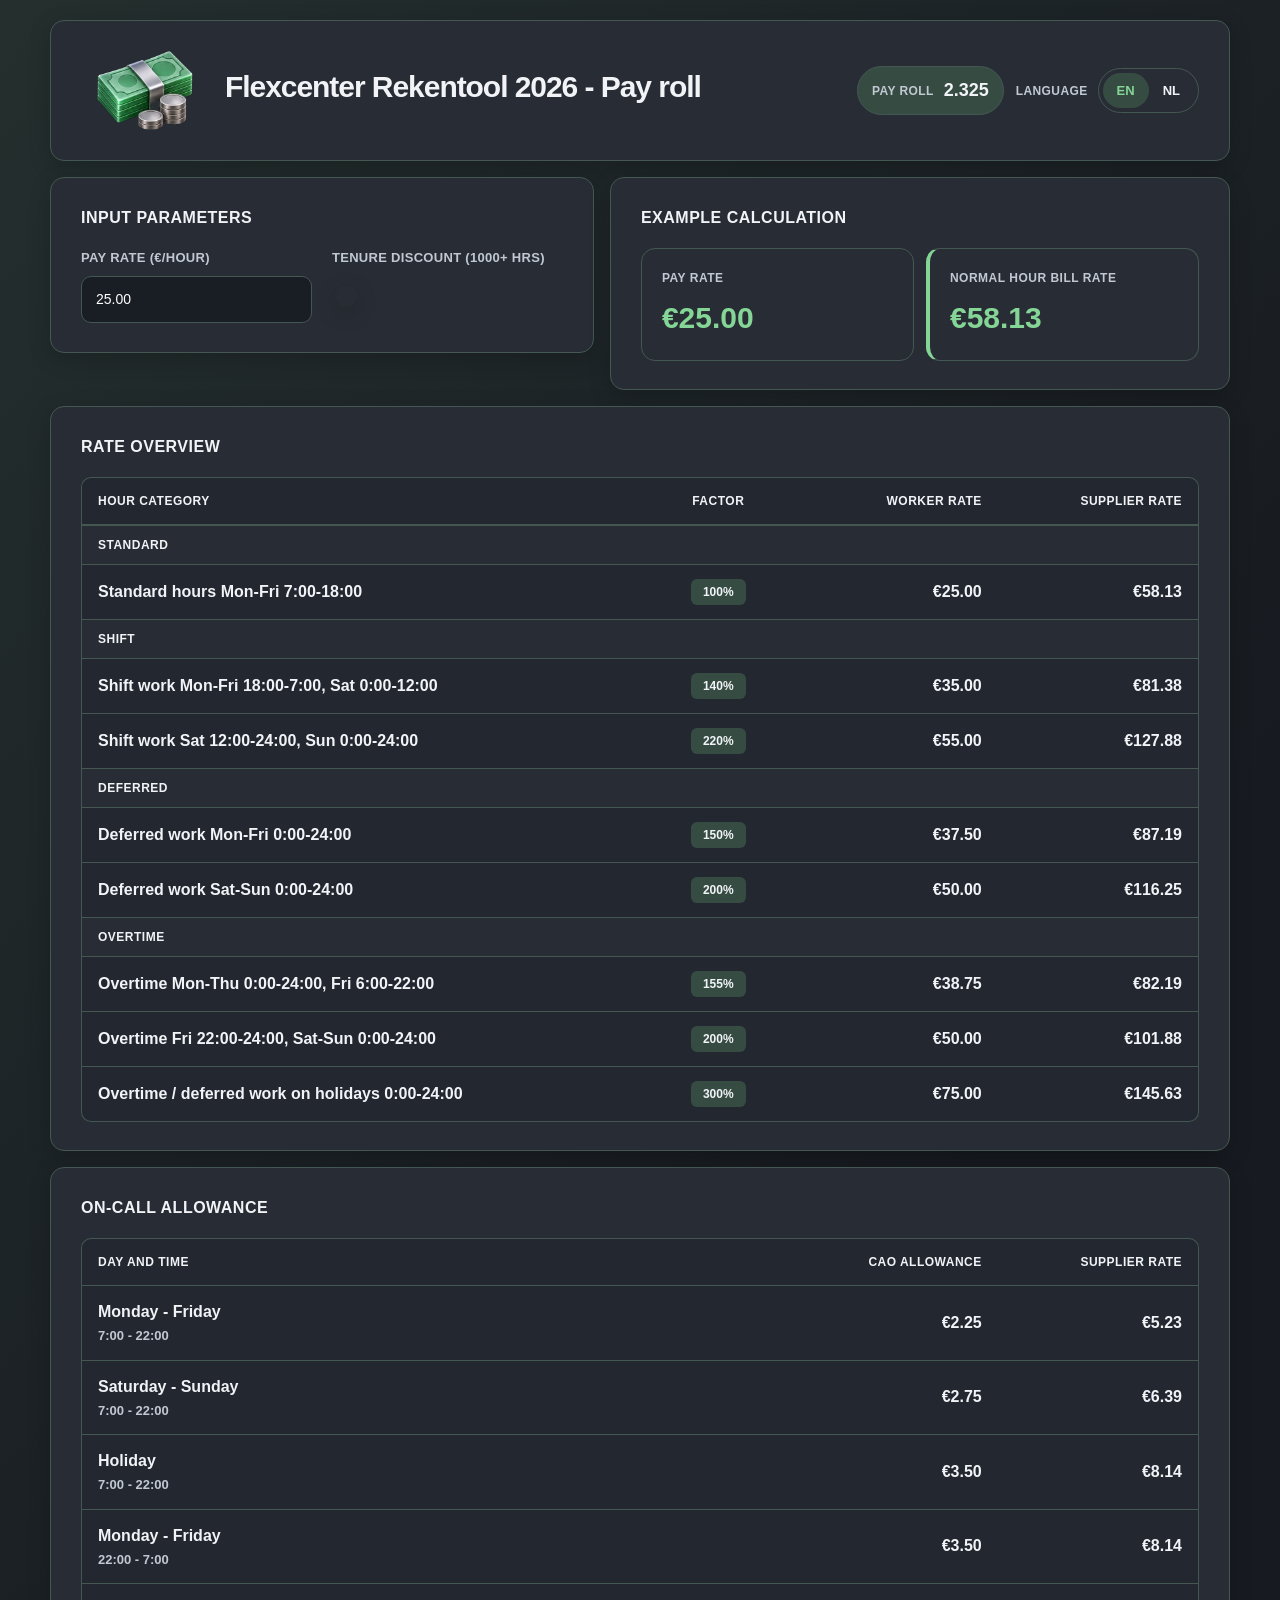
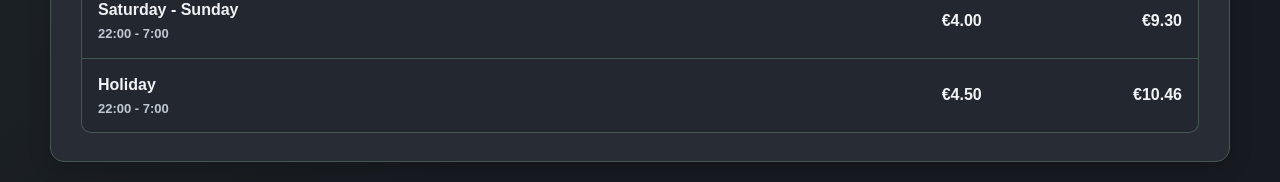
<file: modules/rekentool-pay-roll.html>
<!DOCTYPE html>
<html data-workshop-module="9" lang="en">
<head>
  <meta charset="UTF-8" />
  <meta name="viewport" content="width=device-width, initial-scale=1.0" />
  <title>Flexcenter Rekentool 2026 - Pay roll</title>
  <link href="https://fonts.googleapis.com/css2?family=Inter:wght@400;500;600;700&display=swap" rel="stylesheet">
  <style>
    * { box-sizing: border-box; margin: 0; padding: 0; }
    body {
      font-family: 'Inter', -apple-system, BlinkMacSystemFont, 'Segoe UI', sans-serif;
      background:#171a20;
      color:#f1f3f6;
      line-height: 1.5;
      padding: 20px;
      min-height: 100vh;
    }
    .container { max-width: 1180px; margin: 0 auto; }
    .card {
      background:#282d35;
      border:1px solid var(--work-line);
      border-radius: 18px;
      padding: 28px 30px;
      box-shadow:0 6px 22px rgba(0,0,0,.19);
      margin-bottom: 18px;
    }
    .header-row {
      display: flex;
      justify-content: space-between;
      align-items: flex-start;
      gap: 16px;
      flex-wrap: wrap;
    }
    .title-block h1 {
      font-size: 30px;
      font-weight: 700;
      margin-bottom: 8px;
    }
    .title-block p {
      font-size: 14px;
      color:#f1f3f6;
    }
    .top-controls {
      display: flex;
      align-items: center;
      gap: 12px;
      flex-wrap: wrap;
    }
    .markup-badge {
      display: inline-flex;
      align-items: center;
      gap: 10px;
      padding: 10px 14px;
      background:var(--work-selected);
      border:1px solid var(--work-line);
      border-radius: 999px;
    }
    .markup-badge .badge-label {
      font-size: 12px;
      text-transform: uppercase;
      letter-spacing: .4px;
      font-weight: 700;
      color:#c1c8d2;
    }
    .markup-badge strong {
      font-size: 18px;
      font-weight: 700;
      color:#f1f3f6;
    }
    .language-switch {
      display: inline-flex;
      align-items: center;
      gap: 10px;
    }
    .language-switch-label {
      font-size: 12px;
      text-transform: uppercase;
      letter-spacing: .4px;
      font-weight: 700;
      color:#c1c8d2;
    }
    .language-switch-buttons {
      display: inline-flex;
      border:1px solid var(--work-line);
      border-radius: 999px;
      background:#282d35;
      padding: 4px;
    }
    .language-switch-buttons button {
      border:0;
      background: transparent;
      color:#f1f3f6;
      font: inherit;
      font-size: 13px;
      font-weight: 700;
      padding: 8px 14px;
      border-radius: 999px;
      cursor: pointer;
    }
    .language-switch-buttons button.active {
      background:var(--work-selected);
      color:var(--work-accent);
    }
    .section-title {
      font-size: 16px;
      font-weight: 700;
      text-transform: uppercase;
      letter-spacing: .5px;
      margin-bottom: 18px;
    }
    .input-grid {
      display: grid;
      grid-template-columns: repeat(auto-fit, minmax(240px, 280px));
      gap: 20px;
    }
    .form-group label {
      display: block;
      font-size: 13px;
      font-weight: 600;
      color:#c1c8d2;
      text-transform: uppercase;
      letter-spacing: .3px;
      margin-bottom: 8px;
    }
    .form-group input {
      width: 100%;
      padding: 12px 14px;
      border:1px solid var(--work-line);
      border-radius: 10px;
      background:#191d24;
      font: inherit;
      font-size: 14px;
      font-weight: 500;
    }
    .form-group input:focus {
      outline: none;
      border-color:var(--work-line);
      box-shadow:0 6px 22px rgba(0,0,0,.19);
    }
    .toggle-row {
      display: flex;
      align-items: center;
      min-height: 48px;
    }
    .toggle-switch {
      position: relative;
      display: inline-block;
      width: 56px;
      height: 28px;
    }
    .toggle-switch input {
      opacity: 0;
      width: 0;
      height: 0;
    }
    .toggle-slider {
      position: absolute;
      inset: 0;
      background:#282d35;
      border-radius: 999px;
      cursor: pointer;
      transition: .25s;
    }
    .toggle-slider:before {
      content: "";
      position: absolute;
      left: 3px;
      bottom: 3px;
      width: 22px;
      height: 22px;
      border-radius: 50%;
      background:#282d35;
      box-shadow:0 6px 22px rgba(0,0,0,.19);
      transition: .25s;
    }
    .toggle-switch input:checked + .toggle-slider {
      background:var(--work-selected);
    }
    .toggle-switch input:checked + .toggle-slider:before {
      transform: translateX(28px);
    }
    .price-grid {
      display: grid;
      grid-template-columns: repeat(auto-fit, minmax(220px, 1fr));
      gap: 16px;
    }
    .price-box {
      background:#282d35;
      border:1px solid var(--work-line);
      border-radius: 14px;
      padding: 20px;
    }
    .price-box .label {
      font-size: 12px;
      font-weight: 600;
      text-transform: uppercase;
      letter-spacing: .5px;
      color:#c1c8d2;
      margin-bottom: 8px;
    }
    .price-box .value {
      font-size: 30px;
      font-weight: 700;
      color:var(--work-accent);
    }
    .price-box.green .value {
      color:var(--work-accent);
    }
    table {
      width: 100%;
      border-collapse:separate;
      border-spacing:0;
    }
    th, td {
      padding: 14px 16px;
      border-bottom:1px solid var(--work-line);
      background:#222730;
    }
    th {
      background:#222730;
      font-size: 12px;
      font-weight: 700;
      text-transform: uppercase;
      letter-spacing: .5px;
      color:#f1f3f6;
      text-align: left;
      border-top:1px solid var(--work-line);
    }
    th:first-child {
      border-left:1px solid var(--work-line);
      border-top-left-radius:10px;
    }
    th:last-child {
      border-right:1px solid var(--work-line);
      border-top-right-radius:10px;
    }
    tbody td:first-child { border-left:1px solid var(--work-line); }
    tbody td:last-child { border-right:1px solid var(--work-line); }
    tbody tr:last-child td:first-child { border-bottom-left-radius:10px; }
    tbody tr:last-child td:last-child { border-bottom-right-radius:10px; }
    tbody tr:hover td { background:#282d35; }
    .rates-table th:nth-child(2), .rates-table td:nth-child(2) { width: 14%; text-align: center; }
    .rates-table th:nth-child(3), .rates-table td:nth-child(3),
    .rates-table th:nth-child(4), .rates-table td:nth-child(4) { width: 18%; text-align: right; }
    .consignatie-table th:nth-child(2), .consignatie-table td:nth-child(2),
    .consignatie-table th:nth-child(3), .consignatie-table td:nth-child(3) { width: 18%; text-align: right; }
    .allowance-name { font-weight: 600; color:#f1f3f6; }
    .percentage-badge {
      display: inline-flex;
      align-items: center;
      justify-content: center;
      background:var(--work-selected);
      color:#f1f3f6;
      padding: 4px 12px;
      border-radius: 6px;
      font-size: 12px;
      font-weight: 600;
    }
    .worker-rate { font-weight: 600; color:#f1f3f6; }
    .supplier-rate { font-weight: 700; color:#f1f3f6; }
    .day-time-label {
      display: inline-flex;
      flex-direction: column;
      gap: 2px;
    }
    .day-label { font-weight: 700; }
    .time-label { font-size: 13px; color:#c1c8d2; }
    .group-row td {
      background:#282d35 !important;
      color:#f1f3f6;
      font-size: 12px;
      font-weight: 700;
      letter-spacing: .5px;
      text-transform: uppercase;
      border-left:1px solid var(--work-line);
      border-right:1px solid var(--work-line);
      border-bottom:1px solid var(--work-line);
      padding: 10px 16px;
    }
    .group-row:first-child td {
      border-top:1px solid var(--work-line);
    }
    @media (max-width: 760px) {
      body { padding: 14px; }
      .card { padding: 22px 18px; }
      .title-block h1 { font-size: 24px; }
      th, td { padding: 12px 10px; }
    }
  </style><style media="print">
    * { box-sizing: border-box; margin: 0; padding: 0; }
    body {
      font-family: 'Inter', -apple-system, BlinkMacSystemFont, 'Segoe UI', sans-serif;
      background: linear-gradient(135deg, #fff5f7 0%, #f0f9ff 50%, #f0fdf4 100%);
      color: #111827;
      line-height: 1.5;
      padding: 20px;
      min-height: 100vh;
    }
    .container { max-width: 1180px; margin: 0 auto; }
    .card {
      background: #ffffff;
      border: 1px solid #e5e7eb;
      border-radius: 18px;
      padding: 28px 30px;
      box-shadow: 0 2px 10px rgba(0,0,0,.05);
      margin-bottom: 18px;
    }
    .header-row {
      display: flex;
      justify-content: space-between;
      align-items: flex-start;
      gap: 16px;
      flex-wrap: wrap;
    }
    .title-block h1 {
      font-size: 30px;
      font-weight: 700;
      margin-bottom: 8px;
    }
    .title-block p {
      font-size: 14px;
      color: #6b7280;
    }
    .top-controls {
      display: flex;
      align-items: center;
      gap: 12px;
      flex-wrap: wrap;
    }
    .markup-badge {
      display: inline-flex;
      align-items: center;
      gap: 10px;
      padding: 10px 14px;
      background: #eff6ff;
      border: 1px solid #bfdbfe;
      border-radius: 999px;
    }
    .markup-badge .badge-label {
      font-size: 12px;
      text-transform: uppercase;
      letter-spacing: .4px;
      font-weight: 700;
      color: #1d4ed8;
    }
    .markup-badge strong {
      font-size: 18px;
      font-weight: 700;
      color: #111827;
    }
    .language-switch {
      display: inline-flex;
      align-items: center;
      gap: 10px;
    }
    .language-switch-label {
      font-size: 12px;
      text-transform: uppercase;
      letter-spacing: .4px;
      font-weight: 700;
      color: #6b7280;
    }
    .language-switch-buttons {
      display: inline-flex;
      border: 1px solid #d1d5db;
      border-radius: 999px;
      background: #f9fafb;
      padding: 4px;
    }
    .language-switch-buttons button {
      border: 0;
      background: transparent;
      color: #374151;
      font: inherit;
      font-size: 13px;
      font-weight: 700;
      padding: 8px 14px;
      border-radius: 999px;
      cursor: pointer;
    }
    .language-switch-buttons button.active {
      background: #111827;
      color: #ffffff;
    }
    .section-title {
      font-size: 16px;
      font-weight: 700;
      text-transform: uppercase;
      letter-spacing: .5px;
      margin-bottom: 18px;
    }
    .input-grid {
      display: grid;
      grid-template-columns: repeat(auto-fit, minmax(240px, 280px));
      gap: 20px;
    }
    .form-group label {
      display: block;
      font-size: 13px;
      font-weight: 600;
      color: #374151;
      text-transform: uppercase;
      letter-spacing: .3px;
      margin-bottom: 8px;
    }
    .form-group input {
      width: 100%;
      padding: 12px 14px;
      border: 1px solid #d1d5db;
      border-radius: 10px;
      background: #ffffff;
      font: inherit;
      font-size: 14px;
      font-weight: 500;
    }
    .form-group input:focus {
      outline: none;
      border-color: #3b82f6;
      box-shadow: 0 0 0 3px rgba(59,130,246,.12);
    }
    .toggle-row {
      display: flex;
      align-items: center;
      min-height: 48px;
    }
    .toggle-switch {
      position: relative;
      display: inline-block;
      width: 56px;
      height: 28px;
    }
    .toggle-switch input {
      opacity: 0;
      width: 0;
      height: 0;
    }
    .toggle-slider {
      position: absolute;
      inset: 0;
      background: #d1d5db;
      border-radius: 999px;
      cursor: pointer;
      transition: .25s;
    }
    .toggle-slider:before {
      content: "";
      position: absolute;
      left: 3px;
      bottom: 3px;
      width: 22px;
      height: 22px;
      border-radius: 50%;
      background: #ffffff;
      box-shadow: 0 2px 4px rgba(0,0,0,.18);
      transition: .25s;
    }
    .toggle-switch input:checked + .toggle-slider {
      background: #3b82f6;
    }
    .toggle-switch input:checked + .toggle-slider:before {
      transform: translateX(28px);
    }
    .price-grid {
      display: grid;
      grid-template-columns: repeat(auto-fit, minmax(220px, 1fr));
      gap: 16px;
    }
    .price-box {
      background: #f9fafb;
      border: 1px solid #e5e7eb;
      border-radius: 14px;
      padding: 20px;
    }
    .price-box .label {
      font-size: 12px;
      font-weight: 600;
      text-transform: uppercase;
      letter-spacing: .5px;
      color: #6b7280;
      margin-bottom: 8px;
    }
    .price-box .value {
      font-size: 30px;
      font-weight: 700;
      color: #111827;
    }
    .price-box.green .value {
      color: #059669;
    }
    table {
      width: 100%;
      border-collapse: separate;
      border-spacing: 0;
    }
    th, td {
      padding: 14px 16px;
      border-bottom: 1px solid #e5e7eb;
      background: #ffffff;
    }
    th {
      background: #f9fafb;
      font-size: 12px;
      font-weight: 700;
      text-transform: uppercase;
      letter-spacing: .5px;
      color: #6b7280;
      text-align: left;
      border-top: 1px solid #e5e7eb;
    }
    th:first-child {
      border-left: 1px solid #e5e7eb;
      border-top-left-radius: 10px;
    }
    th:last-child {
      border-right: 1px solid #e5e7eb;
      border-top-right-radius: 10px;
    }
    tbody td:first-child { border-left: 1px solid #e5e7eb; }
    tbody td:last-child { border-right: 1px solid #e5e7eb; }
    tbody tr:last-child td:first-child { border-bottom-left-radius: 10px; }
    tbody tr:last-child td:last-child { border-bottom-right-radius: 10px; }
    tbody tr:hover td { background: #fffbeb; }
    .rates-table th:nth-child(2), .rates-table td:nth-child(2) { width: 14%; text-align: center; }
    .rates-table th:nth-child(3), .rates-table td:nth-child(3),
    .rates-table th:nth-child(4), .rates-table td:nth-child(4) { width: 18%; text-align: right; }
    .consignatie-table th:nth-child(2), .consignatie-table td:nth-child(2),
    .consignatie-table th:nth-child(3), .consignatie-table td:nth-child(3) { width: 18%; text-align: right; }
    .allowance-name { font-weight: 600; color: #111827; }
    .percentage-badge {
      display: inline-flex;
      align-items: center;
      justify-content: center;
      background: #fef3c7;
      color: #92400e;
      padding: 4px 12px;
      border-radius: 6px;
      font-size: 12px;
      font-weight: 600;
    }
    .worker-rate { font-weight: 600; color: #6b7280; }
    .supplier-rate { font-weight: 700; color: #111827; }
    .day-time-label {
      display: inline-flex;
      flex-direction: column;
      gap: 2px;
    }
    .day-label { font-weight: 700; }
    .time-label { font-size: 13px; color: #6b7280; }
    .group-row td {
      background: #eff6ff !important;
      color: #1e3a8a;
      font-size: 12px;
      font-weight: 700;
      letter-spacing: .5px;
      text-transform: uppercase;
      border-left: 1px solid #dbeafe;
      border-right: 1px solid #dbeafe;
      border-bottom: 1px solid #dbeafe;
      padding: 10px 16px;
    }
    .group-row:first-child td {
      border-top: 1px solid #dbeafe;
    }
    @media (max-width: 760px) {
      body { padding: 14px; }
      .card { padding: 22px 18px; }
      .title-block h1 { font-size: 24px; }
      th, td { padding: 12px 10px; }
    }
  </style>
<style media="screen">:root{--work-accent:#85d696;--work-line:#445752;--work-selected:#364c43;--work-art:url("[data-uri]");color-scheme:dark}html{background:#171a20}body{font-family:"Segoe UI",Arial,sans-serif;background:#171a20;color:#f1f3f6}button,input,select,textarea{font-family:inherit}h1,h2,h3{letter-spacing:-.035em}input:not([type=checkbox]):not([type=radio]),select,textarea{color-scheme:dark}button:focus-visible,a:focus-visible,input:focus-visible,select:focus-visible,textarea:focus-visible{outline:2px solid var(--work-accent);outline-offset:3px}.work-art{display:block;flex:0 1 auto;width:110px;height:70px;background:var(--work-art) center/contain no-repeat;pointer-events:none}.panel,.card,.section-card,.search-panel,.admin-card{border-radius:14px}.header-row{display:flex;gap:16px;align-items:center}.header-row .top-controls{margin-inline-start:auto}::selection{background:var(--work-selected);color:#fff}body{background:linear-gradient(130deg,#242f2e 0%,#171a20 70%);min-height:100vh}.work-art{width:clamp(96px,10vw,150px);height:clamp(62px,6.5vw,90px)}.price-grid{gap:12px}.price-box.green{border-inline-start:4px solid var(--work-accent)}@media(min-width:980px){.container{display:grid;grid-template-columns:1fr 1.14fr;gap:16px;align-items:start}.container>.card{grid-column:1/-1;margin:0}.container>.card:nth-child(2){grid-column:1}.container>.card:nth-child(3){grid-column:2}.price-grid,.input-grid{grid-template-columns:repeat(2,minmax(0,1fr))}}@media(max-width:760px){.intro,.hero,.hero-main{grid-template-columns:minmax(0,1fr)}.intro .work-art,.hero .work-art,.hero-main .work-art{grid-row:auto;grid-column:1;width:90px;height:54px}.hero>div:first-of-type{grid-row:auto}.dashboard,.rh-csp-welcome-card{grid-template-columns:1fr}.header-row,.work-heading,.admin-hero{flex-wrap:wrap}.work-art{width:76px;height:50px}.rh-csp-welcome-visual .work-art{height:75px}}</style><style media="print">.work-art{display:none!important}</style><style media="screen">[data-rw-symbol="search"]{--symbol-art:url("[data-uri]")}[data-rw-symbol="download"]{--symbol-art:url("[data-uri]")}[data-rw-symbol="save"]{--symbol-art:url("[data-uri]")}[data-rw-symbol="copy"]{--symbol-art:url("[data-uri]")}[data-rw-symbol="print"]{--symbol-art:url("[data-uri]")}[data-rw-symbol="calculator"]{--symbol-art:url("[data-uri]")}[data-rw-symbol="calendar"]{--symbol-art:url("[data-uri]")}[data-rw-symbol="check"]{--symbol-art:url("[data-uri]")}[data-rw-symbol="remove"]{--symbol-art:url("[data-uri]")}[data-rw-symbol="reset"]{--symbol-art:url("[data-uri]")}[data-rw-symbol="settings"]{--symbol-art:url("[data-uri]")}[data-rw-symbol="add"]{--symbol-art:url("[data-uri]")}[data-rw-symbol="edit"]{--symbol-art:url("[data-uri]")}[data-rw-symbol="folder"]{--symbol-art:url("[data-uri]")}[data-rw-symbol="forward"]{--symbol-art:url("[data-uri]")}[data-rw-symbol="info"]{--symbol-art:url("[data-uri]")}
[data-rw-symbol]::before{content:""!important;display:inline-block!important;position:static!important;inset:auto!important;transform:none!important;background:var(--symbol-art) center/contain no-repeat!important;width:1.45rem!important;height:1.45rem!important;margin:0 .42em 0 0!important;vertical-align:middle;flex:0 0 1.45rem;opacity:1!important;pointer-events:none;filter:drop-shadow(0 1px 1px #0006);border:0!important;box-shadow:none!important}
[data-rw-symbol-only]{font-size:0!important}
[data-rw-symbol-only]::before{margin:0!important}
[data-rw-symbol]>svg{display:none!important}
.compositionMetricIcon,svg.search-glass{filter:drop-shadow(0 1px 0 #fff8) drop-shadow(1px 2px 1px #0008)}
</style><script>(()=>{
  const targets='button,a[download],.search-icon,.compositionMetricIcon,.calendar-glyph,.notice-icon,.heading-icon,.sow-elapsed-icon,.disclaimer-icon,.incIcon';
  const rules=[
    ['copy',/copy|kopiuj|kopieer|clipboard/],['print',/print|druk|afdruk/],
    ['download',/download|pobierz|export|eksport|pdf|xlsx|excelbestand/],
    ['save',/save|zapisz|opslaan/],['remove',/delete|remove|verwijder|usuń|usun/],
    ['reset',/reset|clear|wyczyść|wis alles|opnieuw/],['search',/search|zoek|szukaj|wyszuk|find procedure/],
    ['calendar',/calendar|kalendar|datum|dates|days|dagen|dni kalendarz/],
    ['edit',/edit|bewerk|edyt/],['add',/^(add|dodaj|nieuw|toevoegen)|addrow|newproject/],
    ['settings',/setting|ustawien|instelling/],['info',/help|info|pomoc|disclaimer/],
    ['calculator',/calcul|bereken|oblicz|budget|budżet|rate|stawka|tarief|result|wynik/],
    ['check',/confirm|submit|akcept|potwierd|bevestig/],['folder',/project|projekt|dossier/]
  ];
  const named={ 'calendar-glyph':'calendar','sow-elapsed-icon':'calendar','search-icon':'search',
    'notice-icon':'info','disclaimer-icon':'info','incIcon':'calculator','heading-icon':'calculator' };
  const glyphs={'↺':'reset','⎙':'print','▣':'copy','📅':'calendar','✓':'check','✔':'check','→':'forward','➜':'forward','➕':'add','⚠️':'info'};
  function decorate(el){
    if(!el.matches(targets)||el.closest('[contenteditable=true]'))return;
    const text=el.textContent.trim(), key=[el.id,el.title,el.getAttribute('aria-label'),text].filter(Boolean).join(' ').toLowerCase();
    const name=Object.keys(named).find(k=>el.classList.contains(k));
    let icon=name?named[name]:null;
    if(el.matches('button[onclick^=setYear]'))icon='calendar';
    if(el.matches('.search-button'))icon='search';

    if(!icon && el.matches('button,a[download]'))icon=glyphs[text]||(el.hasAttribute('download')?'download':rules.find(([,r])=>r.test(key))?.[0]);
    if(!icon)return;
    if(!name && el.querySelector('svg,img,i,[aria-hidden="true"],.work-art,'+Object.keys(named).map(k=>'.'+k).join(',')))return;
    if(!name && !glyphs[text] && /[\p{Extended_Pictographic}↺⎙▣➜→✓✔]/u.test(text))return;
    if(name||glyphs[text]||(!text&&el.querySelector('svg')))el.setAttribute('data-rw-symbol-only','');
    el.setAttribute('data-rw-symbol',icon);
  }
  function scan(root){if(root.nodeType!==1)return;decorate(root);root.querySelectorAll(targets).forEach(decorate)}
  function start(){
    scan(document.body);
    new MutationObserver(records=>{
      for(const record of records){
        if(record.target.nodeType===1 && record.target.matches(targets))decorate(record.target);
        for(const node of record.addedNodes)scan(node);
      }
    }).observe(document.body,{childList:true,subtree:true});
  }
  if(document.readyState==='loading')document.addEventListener('DOMContentLoaded',start,{once:true});else start();
})();
</script></head>
<body>
  <div class="container">
    <div class="card">
      <div class="header-row"><span class="work-art" aria-hidden="true"></span>
        <div class="title-block">
          <h1 id="headerTitle"></h1>
          <p id="headerSubtitle"></p>
        </div>
        <div class="top-controls">
          <div class="markup-badge">
            <span class="badge-label" id="markupLabel"></span>
            <strong id="markupValue"></strong>
          </div>
          <div class="language-switch">
            <span class="language-switch-label" id="languageSwitchLabel"></span>
            <div class="language-switch-buttons">
              <button id="langEn" type="button">EN</button>
              <button id="langNl" type="button">NL</button>
            </div>
          </div>
        </div>
      </div>
    </div>

    <div class="card">
      <h2 class="section-title" id="inputTitle"></h2>
      <div class="input-grid">
        <div class="form-group">
          <label for="payRate" id="payRateLabel"></label>
          <input type="number" id="payRate" value="25.00" step="0.01" min="0" />
        </div>
        <div class="form-group">
          <label for="tenureDiscount" id="tenureDiscountLabel"></label>
          <div class="toggle-row">
            <label class="toggle-switch">
              <input type="checkbox" id="tenureDiscount">
              <span class="toggle-slider"></span>
            </label>
          </div>
        </div>
      </div>
    </div>

    <div class="card">
      <h2 class="section-title" id="exampleTitle"></h2>
      <div class="price-grid">
        <div class="price-box">
          <div class="label" id="displayPayRateLabel"></div>
          <div class="value" id="displayPayRate"></div>
        </div>
        <div class="price-box green">
          <div class="label" id="displayBillRateLabel"></div>
          <div class="value" id="displayBillRate"></div>
        </div>
      </div>
    </div>

    <div class="card">
      <h2 class="section-title" id="rateOverviewTitle"></h2>
      <table class="rates-table">
        <thead>
          <tr>
            <th id="colHourType"></th>
            <th id="colFactor"></th>
            <th id="colWorkerRate"></th>
            <th id="colSupplierRate"></th>
          </tr>
        </thead>
        <tbody id="ratesTable"></tbody>
      </table>
    </div>

    <div class="card">
      <h2 class="section-title" id="consignatieTitle"></h2>
      <table class="consignatie-table">
        <thead>
          <tr>
            <th id="consignatieColDayTime"></th>
            <th id="consignatieColAllowance"></th>
            <th id="consignatieColSupplierRate"></th>
          </tr>
        </thead>
        <tbody id="consignatieTable"></tbody>
      </table>
    </div>
  </div>

  <script>
    const agency = { name: 'Pay roll', multiplier: 2.325 };
    const storageKey = `rekentoolLanguage_${agency.name.replace(/\s+/g, '_')}`;
    let currentLanguage = localStorage.getItem(storageKey) || 'en';

    const rates = [
      { key: 'standardHours', type: 'normal', factor: 100, group: 'standard' },
      { key: 'shiftWorkWeekdaySaturdayMorning', type: 'shift', factor: 140, group: 'shift' },
      { key: 'shiftWorkWeekend', type: 'shift', factor: 220, group: 'shift' },
      { key: 'deferredWorkWeekdays', type: 'deferred', factor: 150, group: 'deferred' },
      { key: 'deferredWorkWeekend', type: 'deferred', factor: 200, group: 'deferred' },
      { key: 'overtimeWeekAndFridayDay', type: 'overtime', factor: 155, group: 'overtime' },
      { key: 'overtimeFridayNightWeekend', type: 'overtime', factor: 200, group: 'overtime' },
      { key: 'holidayOvertimeDeferred', type: 'overtime', factor: 300, group: 'overtime' }
    ];

    const consignatieRates = [
      { dayKey: 'mondayFriday', timeKey: '0700_2200', caoRate: 2.25 },
      { dayKey: 'saturdaySunday', timeKey: '0700_2200', caoRate: 2.75 },
      { dayKey: 'holiday', timeKey: '0700_2200', caoRate: 3.50 },
      { dayKey: 'mondayFriday', timeKey: '2200_0700', caoRate: 3.50 },
      { dayKey: 'saturdaySunday', timeKey: '2200_0700', caoRate: 4.00 },
      { dayKey: 'holiday', timeKey: '2200_0700', caoRate: 4.50 }
    ];

    const translations = {
      en: {
        pageTitle: `Flexcenter Rekentool 2026 - ${agency.name}`,
        headerTitle: `Flexcenter Rekentool 2026 - ${agency.name}`,
        headerSubtitle: '',
        markupLabel: 'Pay roll',
        languageSwitchLabel: 'Language',
        inputTitle: 'Input Parameters',
        payRateLabel: 'Pay Rate (€/hour)',
        tenureDiscountLabel: 'Tenure Discount (1000+ hrs)',
        exampleTitle: 'Example Calculation',
        displayPayRateLabel: 'Pay Rate',
        displayBillRateLabel: 'Normal Hour Bill Rate',
        rateOverviewTitle: 'Rate Overview',
        colHourType: 'Hour Category',
        colFactor: 'Factor',
        colWorkerRate: 'Worker Rate',
        colSupplierRate: 'Supplier Rate',
        consignatieTitle: 'On-Call Allowance',
        consignatieColDayTime: 'Day and Time',
        consignatieColAllowance: 'CAO Allowance',
        consignatieColSupplierRate: 'Supplier Rate',
        groupLabels: {
          standard: 'Standard',
          shift: 'Shift',
          deferred: 'Deferred',
          overtime: 'Overtime'
        },
        rateLabels: {
          standardHours: 'Standard hours Mon-Fri 7:00-18:00',
          shiftWorkWeekdaySaturdayMorning: 'Shift work Mon-Fri 18:00-7:00, Sat 0:00-12:00',
          deferredWorkWeekend: 'Deferred work Sat-Sun 0:00-24:00',
          overtimeWeekAndFridayDay: 'Overtime Mon-Thu 0:00-24:00, Fri 6:00-22:00',
          overtimeFridayNightWeekend: 'Overtime Fri 22:00-24:00, Sat-Sun 0:00-24:00',
          holidayOvertimeDeferred: 'Overtime / deferred work on holidays 0:00-24:00',
          deferredWorkWeekdays: 'Deferred work Mon-Fri 0:00-24:00',
          shiftWorkWeekend: 'Shift work Sat 12:00-24:00, Sun 0:00-24:00'
        },
        dayLabels: {
          mondayFriday: 'Monday - Friday',
          saturdaySunday: 'Saturday - Sunday',
          holiday: 'Holiday'
        },
        timeLabels: {
          '0700_2200': '7:00 - 22:00',
          '2200_0700': '22:00 - 7:00'
        }
      },
      nl: {
        pageTitle: `Flexcenter Rekentool 2026 - ${agency.name}`,
        headerTitle: `Flexcenter Rekentool 2026 - ${agency.name}`,
        headerSubtitle: '',
        markupLabel: 'Pay roll',
        languageSwitchLabel: 'Taal',
        inputTitle: 'Invoerparameters',
        payRateLabel: 'Pay rate (€/uur)',
        tenureDiscountLabel: 'Tenurekorting (1000+ uur)',
        exampleTitle: 'Voorbeeldberekening',
        displayPayRateLabel: 'Pay rate',
        displayBillRateLabel: 'Bill rate reguliere uren',
        rateOverviewTitle: 'Overzicht tarieven',
        colHourType: 'Uurcategorie',
        colFactor: 'Factor',
        colWorkerRate: 'Werknemerstarief',
        colSupplierRate: 'Leverancierstarief',
        consignatieTitle: 'Consignatievergoeding',
        consignatieColDayTime: 'Dag en tijd',
        consignatieColAllowance: 'CAO-vergoeding',
        consignatieColSupplierRate: 'Leverancierstarief',
        groupLabels: {
          standard: 'Standaard',
          shift: 'Ploegendienst',
          deferred: 'Verschoven dienst',
          overtime: 'Overwerk'
        },
        rateLabels: {
          standardHours: 'Reguliere uren ma-vr 7:00-18:00',
          shiftWorkWeekdaySaturdayMorning: 'Ploegendienst ma-vr 18:00-7:00, za 0:00-12:00',
          deferredWorkWeekend: 'Verschoven dienst za-zo 0:00-24:00',
          overtimeWeekAndFridayDay: 'Overwerk ma-do 0:00-24:00, vr 6:00-22:00',
          overtimeFridayNightWeekend: 'Overwerk vr 22:00-24:00, za-zo 0:00-24:00',
          holidayOvertimeDeferred: 'Overwerk / verschoven dienst op feestdagen 0:00-24:00',
          deferredWorkWeekdays: 'Verschoven dienst ma-vr 0:00-24:00',
          shiftWorkWeekend: 'Ploegendienst za 12:00-24:00, zo 0:00-24:00'
        },
        dayLabels: {
          mondayFriday: 'Maandag - vrijdag',
          saturdaySunday: 'Zaterdag - zondag',
          holiday: 'Feestdag'
        },
        timeLabels: {
          '0700_2200': '7:00 - 22:00',
          '2200_0700': '22:00 - 7:00'
        }
      }
    };

    const payRateInput = document.getElementById('payRate');
    const tenureDiscount = document.getElementById('tenureDiscount');
    const ratesTable = document.getElementById('ratesTable');
    const consignatieTable = document.getElementById('consignatieTable');
    const displayPayRate = document.getElementById('displayPayRate');
    const displayBillRate = document.getElementById('displayBillRate');
    const langEnButton = document.getElementById('langEn');
    const langNlButton = document.getElementById('langNl');

    function formatCurrency(value) {
      const locale = currentLanguage === 'nl' ? 'nl-NL' : 'en-IE';
      return new Intl.NumberFormat(locale, {
        style: 'currency',
        currency: 'EUR',
        minimumFractionDigits: 2,
        maximumFractionDigits: 2
      }).format(value);
    }

    function applyStaticTexts() {
      const t = translations[currentLanguage];
      document.documentElement.lang = currentLanguage;
      document.title = t.pageTitle;
      document.getElementById('headerTitle').textContent = t.headerTitle;
      document.getElementById('headerSubtitle').textContent = t.headerSubtitle;
      document.getElementById('markupLabel').textContent = t.markupLabel;
      document.getElementById('markupValue').textContent = agency.multiplier.toString();
      document.getElementById('languageSwitchLabel').textContent = t.languageSwitchLabel;
      document.getElementById('inputTitle').textContent = t.inputTitle;
      document.getElementById('payRateLabel').textContent = t.payRateLabel;
      document.getElementById('tenureDiscountLabel').textContent = t.tenureDiscountLabel;
      document.getElementById('exampleTitle').textContent = t.exampleTitle;
      document.getElementById('displayPayRateLabel').textContent = t.displayPayRateLabel;
      document.getElementById('displayBillRateLabel').textContent = t.displayBillRateLabel;
      document.getElementById('rateOverviewTitle').textContent = t.rateOverviewTitle;
      document.getElementById('colHourType').textContent = t.colHourType;
      document.getElementById('colFactor').textContent = t.colFactor;
      document.getElementById('colWorkerRate').textContent = t.colWorkerRate;
      document.getElementById('colSupplierRate').textContent = t.colSupplierRate;
      document.getElementById('consignatieTitle').textContent = t.consignatieTitle;
      document.getElementById('consignatieColDayTime').textContent = t.consignatieColDayTime;
      document.getElementById('consignatieColAllowance').textContent = t.consignatieColAllowance;
      document.getElementById('consignatieColSupplierRate').textContent = t.consignatieColSupplierRate;
      langEnButton.classList.toggle('active', currentLanguage === 'en');
      langNlButton.classList.toggle('active', currentLanguage === 'nl');
    }

    function calculate() {
      const t = translations[currentLanguage];
      const payRate = parseFloat(payRateInput.value) || 0;
      const multiplier = agency.multiplier;
      const tenureDiscountRate = tenureDiscount.checked ? 0.985 : 1.0;
      const normalBillRateBase = payRate * multiplier;
      const normalBillRate = normalBillRateBase * tenureDiscountRate;

      displayPayRate.textContent = formatCurrency(payRate);
      displayBillRate.textContent = formatCurrency(normalBillRate);

      let ratesHtml = '';
      let currentGroup = '';
      rates.forEach((rate) => {
        if (rate.group !== currentGroup) {
          currentGroup = rate.group;
          ratesHtml += `
            <tr class="group-row">
              <td colspan="4">${t.groupLabels[rate.group]}</td>
            </tr>
          `;
        }

        const workerRate = payRate * (rate.factor / 100);
        const extraPay = workerRate - payRate;
        let supplierRate = 0;

        if (rate.type === 'normal' || rate.type === 'shift') {
          supplierRate = workerRate * multiplier * tenureDiscountRate;
        } else if (rate.type === 'deferred') {
          supplierRate = workerRate * multiplier * tenureDiscountRate;
        } else if (rate.type === 'overtime') {
          const overtimeRecovery = extraPay * 0.75;
          supplierRate = (normalBillRateBase + extraPay + overtimeRecovery) * tenureDiscountRate;
        }

        ratesHtml += `
          <tr>
            <td class="allowance-name">${t.rateLabels[rate.key]}</td>
            <td><span class="percentage-badge">${rate.factor}%</span></td>
            <td class="worker-rate">${formatCurrency(workerRate)}</td>
            <td class="supplier-rate">${formatCurrency(supplierRate)}</td>
          </tr>
        `;
      });
      ratesTable.innerHTML = ratesHtml;

      let consignatieHtml = '';
      consignatieRates.forEach((row) => {
        const supplierRate = row.caoRate * multiplier;
        consignatieHtml += `
          <tr>
            <td class="allowance-name">
              <span class="day-time-label">
                <span class="day-label">${t.dayLabels[row.dayKey]}</span>
                <span class="time-label">${t.timeLabels[row.timeKey]}</span>
              </span>
            </td>
            <td class="worker-rate">${formatCurrency(row.caoRate)}</td>
            <td class="supplier-rate">${formatCurrency(supplierRate)}</td>
          </tr>
        `;
      });
      consignatieTable.innerHTML = consignatieHtml;
    }

    function setLanguage(language) {
      currentLanguage = language;
      localStorage.setItem(storageKey, language);
      applyStaticTexts();
      calculate();
    }

    payRateInput.addEventListener('input', calculate);
    tenureDiscount.addEventListener('change', calculate);
    langEnButton.addEventListener('click', () => setLanguage('en'));
    langNlButton.addEventListener('click', () => setLanguage('nl'));

    applyStaticTexts();
    calculate();
  </script>
</body>
</html>
</file>
